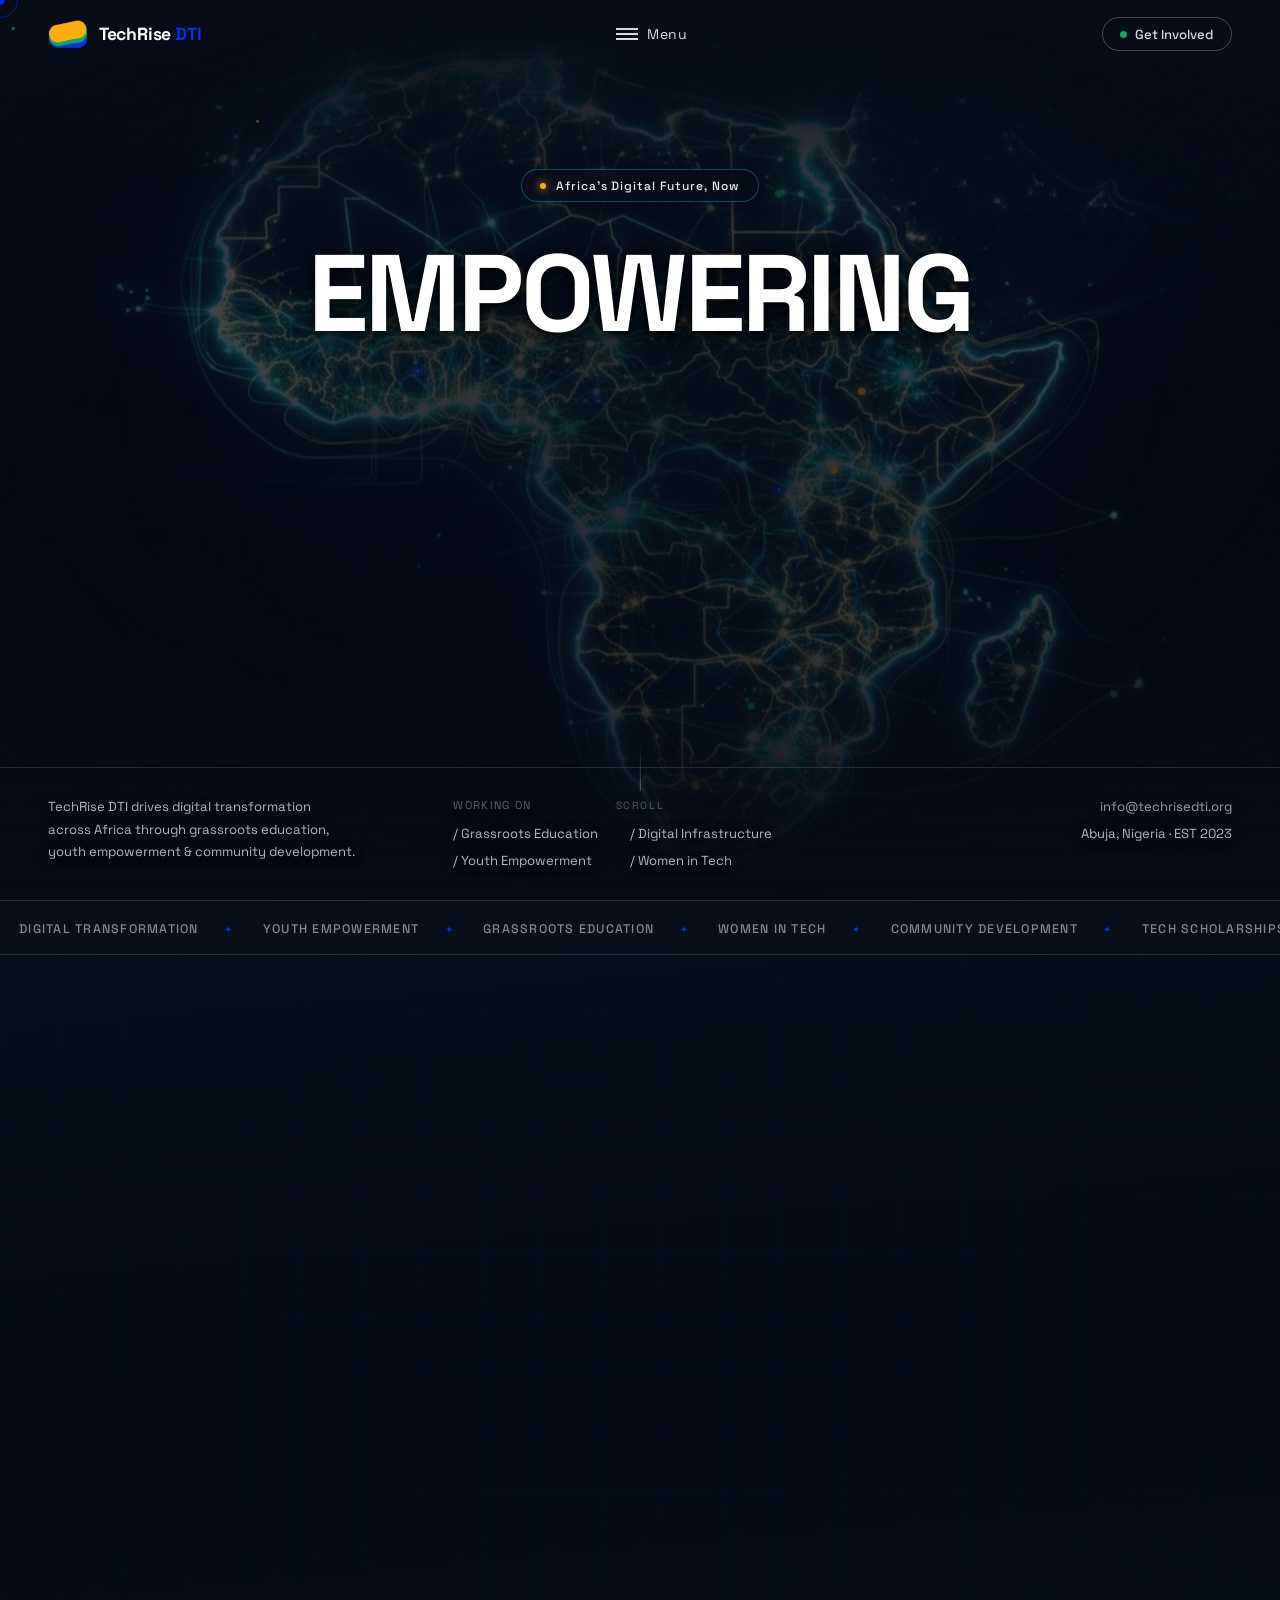
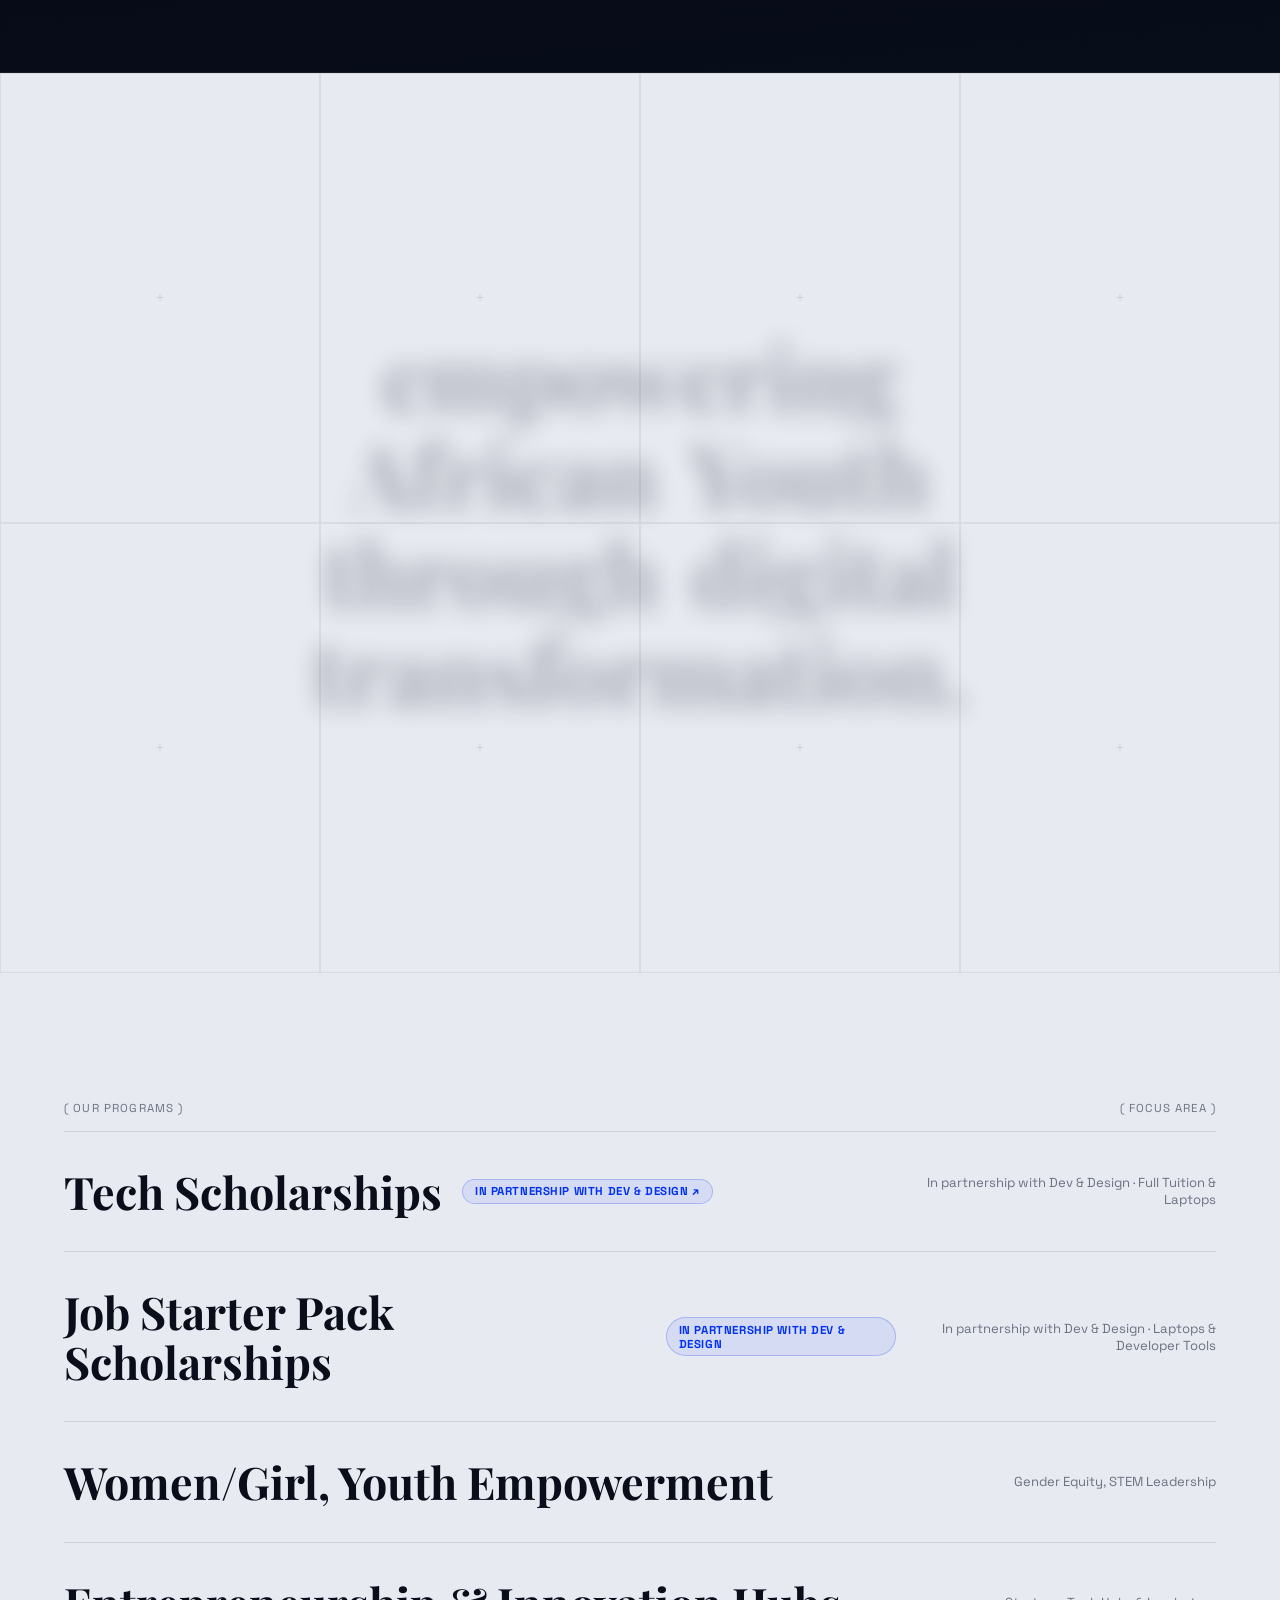
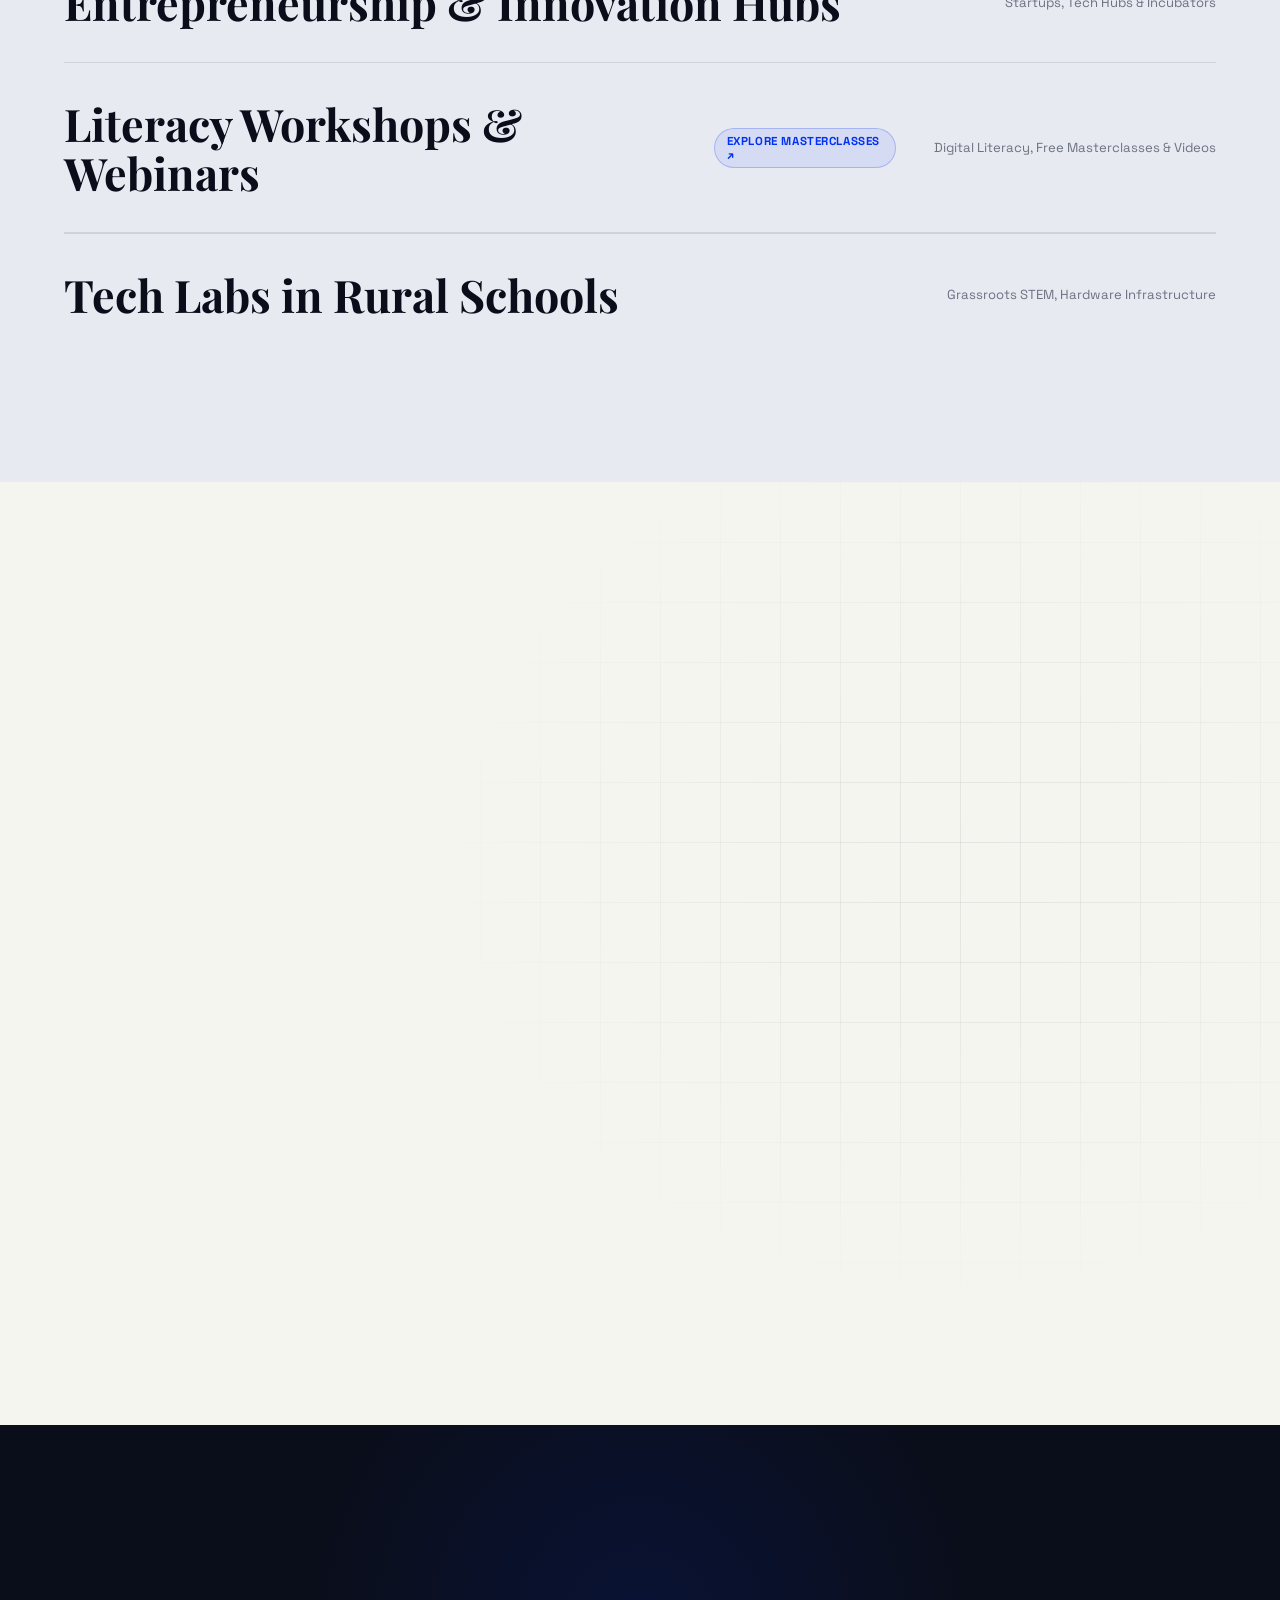
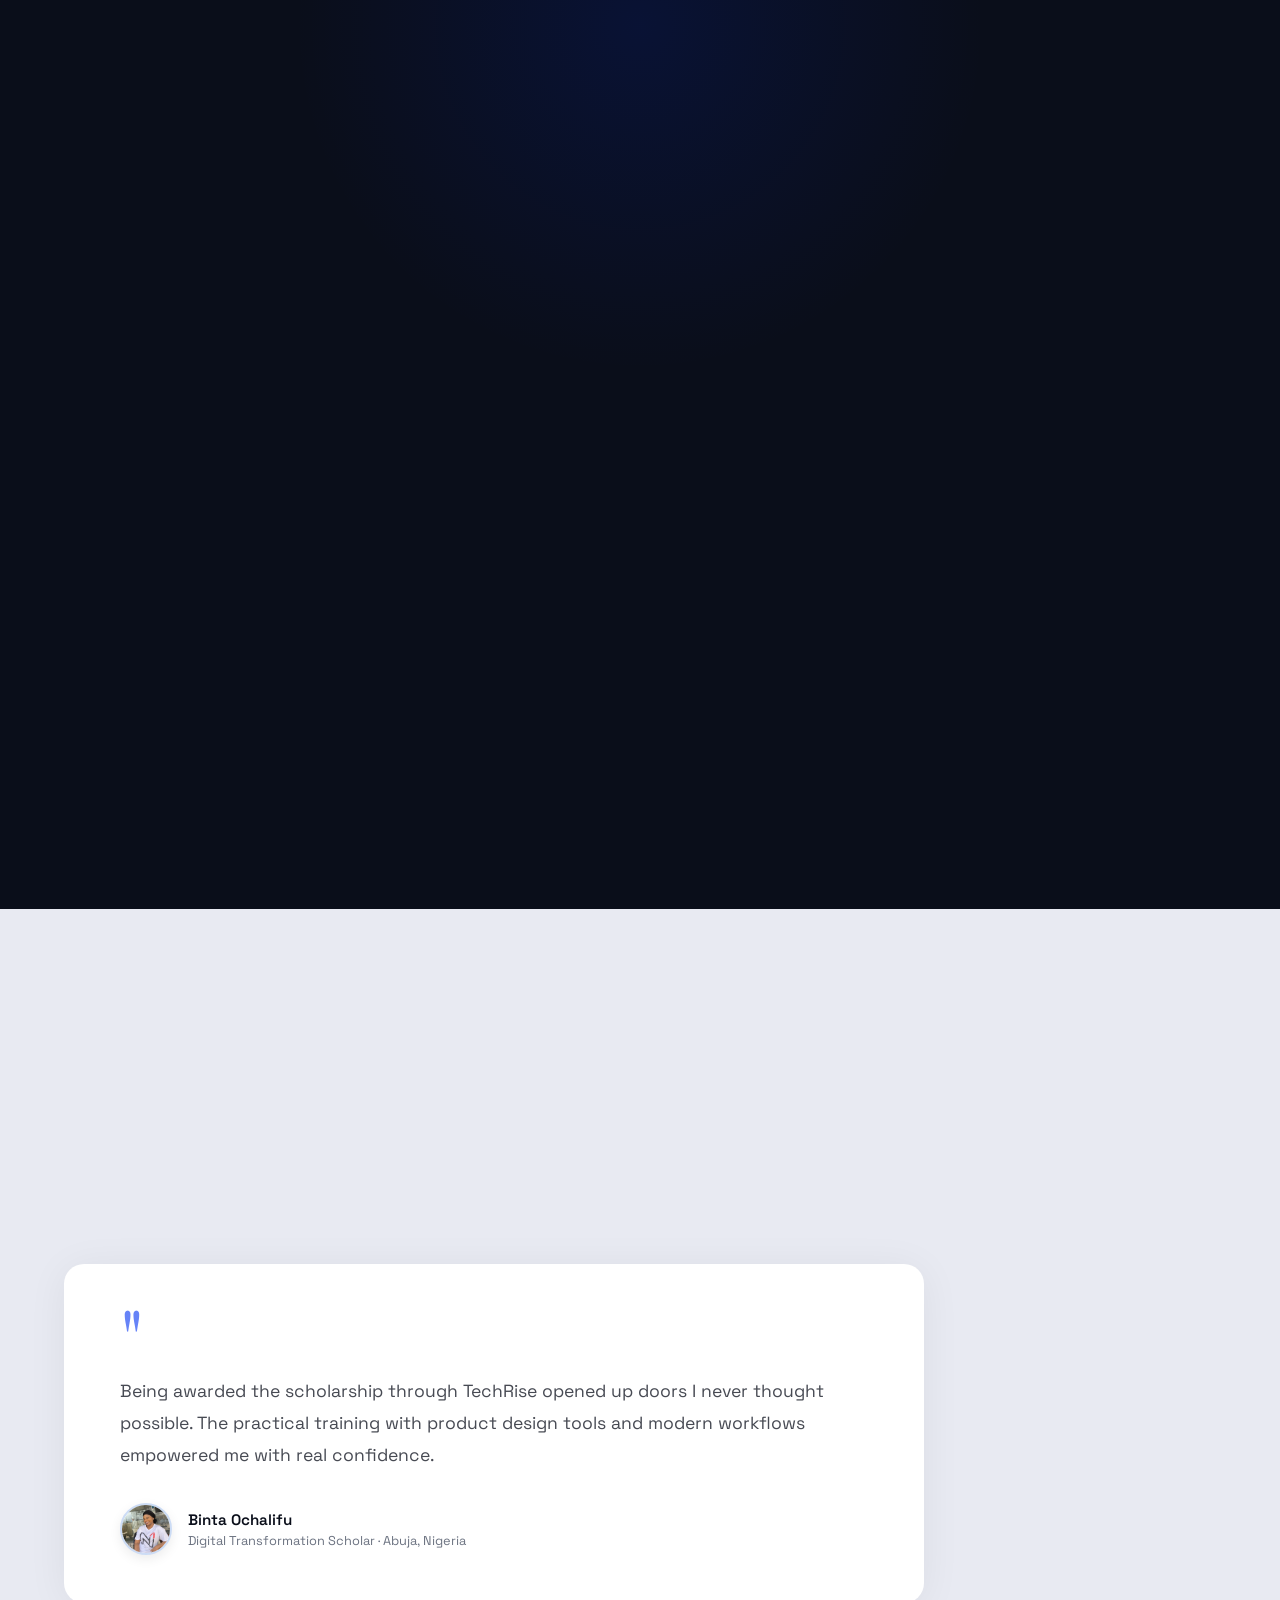
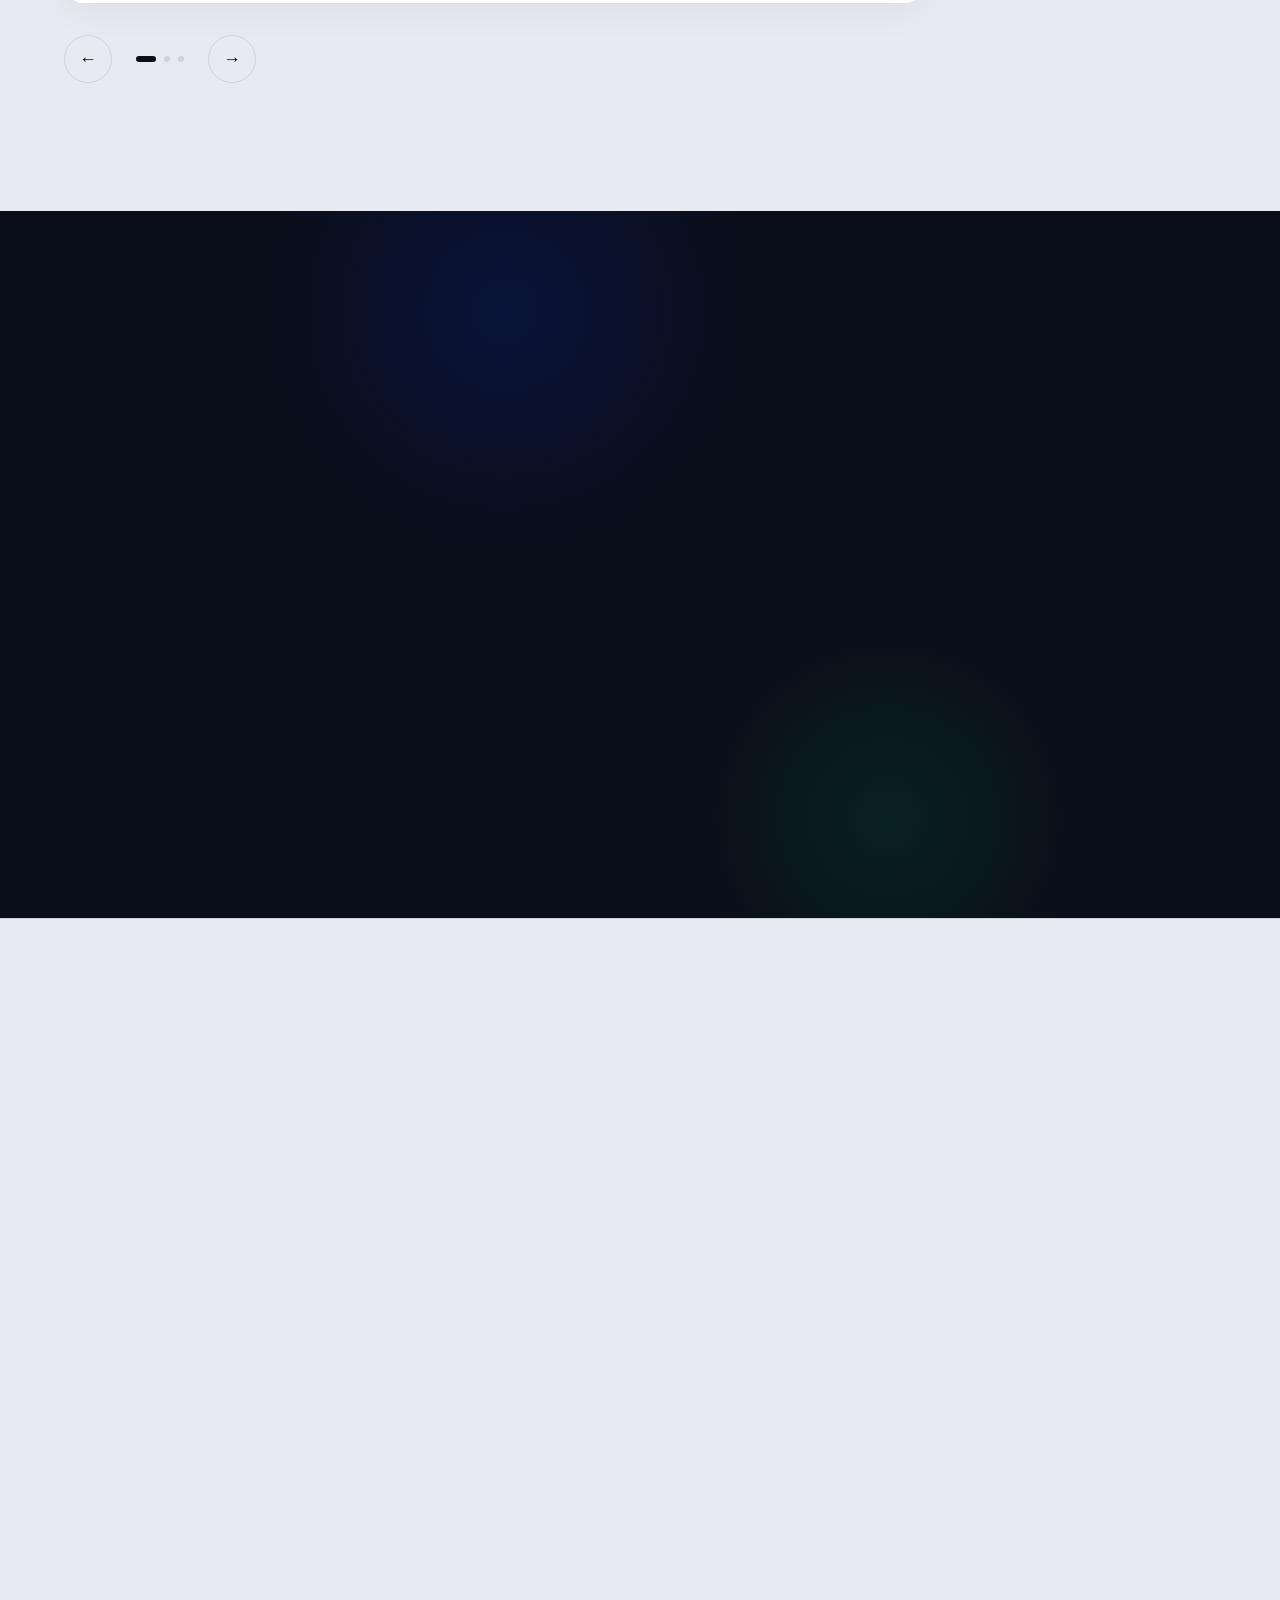
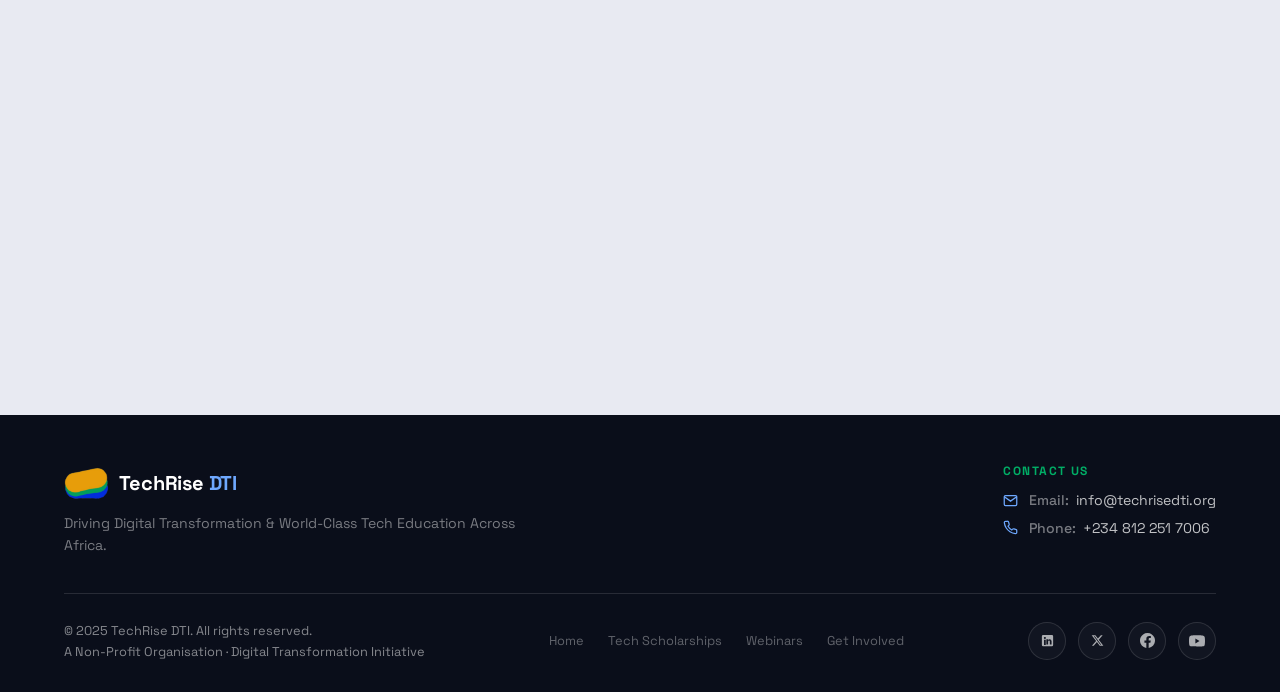
<file: index.html>
<!DOCTYPE html>
<html lang="en">
<head>
  <meta charset="UTF-8" />
  <meta name="viewport" content="width=device-width, initial-scale=1.0" />
  <title>TechRise DTI — Digital Transformation for Africa</title>
  <meta name="description" content="TechRise for Digital Transformation Initiative is a tech non-profit driving digital transformation in Africa through grassroots education, youth empowerment, and tech-enabled community development." />
  <meta name="keywords" content="TechRise DTI, Africa tech, digital transformation, NGO, youth empowerment, coding education, Africa" />
  <meta property="og:title" content="TechRise DTI — Digital Transformation for Africa" />
  <meta property="og:description" content="Driving digital transformation in Africa through grassroots education and youth empowerment." />
  <meta property="og:type" content="website" />
  <link rel="preconnect" href="https://fonts.googleapis.com" />
  <link rel="preconnect" href="https://fonts.gstatic.com" crossorigin />
  <link href="https://fonts.googleapis.com/css2?family=Inter:wght@300;400;500;600;700&family=Playfair+Display:ital,wght@0,700;0,800;0,900;1,700&family=Space+Grotesk:wght@300;400;500;600;700&display=swap" rel="stylesheet" />
  <link rel="stylesheet" href="style.css" />
</head>
<body>

  <div class="cursor" id="cursor"></div>
  <div class="cursor-follower" id="cursor-follower"></div>

  <div class="page-loader" id="page-loader">
    <div class="loader-content">
      <div class="loader-logo">TechRise<span>DTI</span></div>
      <div class="loader-bar"><div class="loader-bar-fill"></div></div>
      <div class="loader-text">Loading Africa's Digital Future...</div>
    </div>
  </div>

  <nav class="navbar" id="navbar">
    <div class="nav-container">
      <a href="#" class="nav-logo" id="nav-logo-link">
        <img src="img/Techrise icon logo.png" alt="TechRise DTI" class="nav-logo-img" />
        <span class="nav-logo-text">TechRise <span class="logo-accent">DTI</span></span>
      </a>
      <div class="nav-center">
        <button class="nav-menu-btn" id="menu-toggle" aria-label="Toggle Menu">
          <span class="menu-line"></span>
          <span class="menu-label">Menu</span>
        </button>
      </div>
      <a href="#contact" class="nav-cta" id="nav-cta">
        <span class="cta-dot"></span>
        <span class="cta-text">Get Involved</span>
      </a>
    </div>
  </nav>

  <div class="menu-overlay" id="menu-overlay">
    <div class="menu-overlay-inner">
      <nav class="menu-nav">
        <a href="#about" class="menu-link" data-index="01">About Us</a>
        <a href="#mission" class="menu-link" data-index="02">Mission &amp; Vision</a>
        
        <div class="menu-dropdown-group" id="menu-programs-group">
          <button class="menu-link menu-dropdown-toggle" id="menu-programs-toggle" data-index="03" aria-expanded="false">
            <span>Programs</span>
            <span class="menu-toggle-icon">+</span>
          </button>
          <div class="menu-dropdown-list" id="menu-programs-list">
            <a href="scholarships.html" class="menu-sublink">
              <span class="sublink-arrow">&#8594;</span>
              <span>Tech Scholarships</span>
            </a>
            <a href="webinars.html" class="menu-sublink">
              <span class="sublink-arrow">&#8594;</span>
              <span>Literacy Workshops &amp; Webinars</span>
            </a>
          </div>
        </div>

        <a href="#stories" class="menu-link" data-index="04">Stories</a>
        <a href="#partners" class="menu-link" data-index="05">Partners</a>
        <a href="#contact" class="menu-link" data-index="06">Get Involved</a>
      </nav>
      <div class="menu-footer">
        <div class="menu-social">
          <a href="#" class="social-link">LinkedIn</a>
          <a href="#" class="social-link">X</a>
          <a href="#" class="social-link">Facebook</a>
        </div>
        <div class="menu-contact-info">
          <span>info@techrisedti.org</span>
          <span>Abuja, Nigeria · EST 2023</span>
        </div>
      </div>
    </div>
  </div>

  <section class="hero" id="hero">
    <div class="hero-bg">
      <div class="hero-map-wrapper" id="hero-map-wrapper">
        <img src="img/africa_tech_network.jpg" alt="Digital map of Africa" class="hero-bg-img" />
        <div class="hero-map-nodes">
          <div class="map-node" style="top: 45%; left: 47%;" data-city="Abuja"></div>
          <div class="map-node" style="top: 48%; left: 45%;" data-city="Lagos"></div>
          <div class="map-node" style="top: 52%; left: 64%;" data-city="Nairobi"></div>
          <div class="map-node" style="top: 48%; left: 41%;" data-city="Accra"></div>
          <div class="map-node" style="top: 42%; left: 34%;" data-city="Dakar"></div>
          <div class="map-node" style="top: 44%; left: 66%;" data-city="Addis Ababa"></div>
          <div class="map-node" style="top: 54%; left: 60%;" data-city="Kigali"></div>
          <div class="map-node" style="top: 76%; left: 58%;" data-city="Johannesburg"></div>
          <div class="map-node" style="top: 84%; left: 54%;" data-city="Cape Town"></div>
          <div class="map-node" style="top: 24%; left: 60%;" data-city="Cairo"></div>
        </div>
      </div>
      <div class="hero-bg-overlay"></div>
      <canvas class="hero-particles" id="hero-particles"></canvas>
    </div>
    <div class="hero-content">
      <div class="hero-tag reveal-up">
        <span class="tag-dot"></span>
        <span>Africa's Digital Future, Now</span>
      </div>
      <h1 class="hero-headline">
        <span class="headline-line reveal-up" data-delay="0.1">EMPOWERING</span>
        <span class="headline-line headline-mid reveal-up" data-delay="0.2">
          <span class="headline-word">AFRICA</span>
          <span class="headline-word">THROUGH</span>
        </span>
        <span class="headline-line headline-accent reveal-up" data-delay="0.3">DIGITAL TRANSFORMATION</span>
      </h1>
    </div>
    <div class="hero-footer">
      <div class="hero-footer-left">
        <p class="hero-desc">TechRise DTI drives digital transformation<br>across Africa through grassroots education,<br>youth empowerment &amp; community development.</p>
      </div>
      <div class="hero-footer-center">
        <div class="hero-services-label">WORKING ON</div>
        <div class="hero-services">
          <div class="hero-services-col">
            <span>/ Grassroots Education</span>
            <span>/ Youth Empowerment</span>
          </div>
          <div class="hero-services-col">
            <span>/ Digital Infrastructure</span>
            <span>/ Women in Tech</span>
          </div>
        </div>
      </div>
      <div class="hero-footer-right">
        <a href="mailto:info@techrisedti.org">info@techrisedti.org</a>
        <span>Abuja, Nigeria · EST 2023</span>
      </div>
    </div>
    <div class="hero-scroll-hint">
      <div class="scroll-line"></div>
      <span>Scroll</span>
    </div>
  </section>

  <div class="marquee-strip">
    <div class="marquee-track">
      <div class="marquee-content">
        <span>Digital Transformation</span><span class="sep">&#10022;</span>
        <span>Youth Empowerment</span><span class="sep">&#10022;</span>
        <span>Grassroots Education</span><span class="sep">&#10022;</span>
        <span>Women in Tech</span><span class="sep">&#10022;</span>
        <span>Community Development</span><span class="sep">&#10022;</span>
        <span>Tech Scholarships</span><span class="sep">&#10022;</span>
        <span>Digital Transformation</span><span class="sep">&#10022;</span>
        <span>Youth Empowerment</span><span class="sep">&#10022;</span>
        <span>Job Starter Pack Scholarships</span><span class="sep">&#10022;</span>
        <span>Women in Tech</span><span class="sep">&#10022;</span>
        <span>Community Development</span><span class="sep">&#10022;</span>
        <span>Artificial Intelligence</span><span class="sep">&#10022;</span>
      </div>
    </div>
  </div>


  <section class="hw-section" id="upcoming-webinar-home">
    <div class="hw-inner">

      <div class="hw-content reveal-up">
        <div class="hw-eyebrow">
          <span class="hw-eyebrow-dot"></span>
          UPCOMING VIRTUAL MASTERCLASS
        </div>
        <h2 class="hw-title">
          Work Smarter<br>
          <em class="hw-title-em">With AI</em>
        </h2>
        <div class="hw-meta-row">
          <div class="hw-meta-item">
            <svg width="15" height="15" viewBox="0 0 24 24" fill="none" stroke="currentColor" stroke-width="2"><rect x="3" y="4" width="18" height="18" rx="2"/><line x1="16" y1="2" x2="16" y2="6"/><line x1="8" y1="2" x2="8" y2="6"/><line x1="3" y1="10" x2="21" y2="10"/></svg>
            <span>Thursday, 24 September 2026</span>
          </div>
          <div class="hw-meta-item">
            <svg width="15" height="15" viewBox="0 0 24 24" fill="none" stroke="currentColor" stroke-width="2"><circle cx="12" cy="12" r="10"/><polyline points="12 6 12 12 16 14"/></svg>
            <span>2:00 PM</span>
          </div>
          <div class="hw-meta-item">
            <svg width="15" height="15" viewBox="0 0 24 24" fill="none" stroke="currentColor" stroke-width="2"><path d="M20 21v-2a4 4 0 0 0-4-4H8a4 4 0 0 0-4 4v2"/><circle cx="12" cy="7" r="4"/></svg>
            <span>TechRise DTI</span>
          </div>
        </div>
        <p class="hw-desc">
          Discover 10 practical AI workflows you can start using immediately to work faster, think sharper, and achieve more. This hands-on virtual masterclass by TechRise DTI is designed for African youth ready to harness AI as a real career advantage.
        </p>
        <div class="hw-tags">
          <span>Artificial Intelligence</span>
          <span>Productivity &amp; Workflows</span>
          <span>Digital Skills</span>
          <span>Free to Attend</span>
        </div>
        <div class="hw-cta-row">
          <a href="https://forms.gle/2xsVJELLk7PdKg6G7" target="_blank" rel="noopener" class="hw-btn-primary">
            <span>Register Free</span>
            <svg width="16" height="16" viewBox="0 0 24 24" fill="none" stroke="currentColor" stroke-width="2.5"><path d="M5 12h14M12 5l7 7-7 7"/></svg>
          </a>
          <a href="webinars.html" class="hw-btn-ghost">View All Webinars</a>
        </div>
      </div>

      <div class="hw-visual reveal-up" data-delay="0.1">
        <div class="hw-card">
          <div class="hw-card-header">
            <span class="hw-card-badge">
              <span class="hw-card-pulse"></span>
              UPCOMING · 24 SEP 2026
            </span>
          </div>
          <div class="hw-card-icon">
            <svg width="48" height="48" viewBox="0 0 24 24" fill="none" stroke="currentColor" stroke-width="1.5"><rect x="3" y="4" width="18" height="18" rx="2"/><line x1="16" y1="2" x2="16" y2="6"/><line x1="8" y1="2" x2="8" y2="6"/><line x1="3" y1="10" x2="21" y2="10"/></svg>
          </div>
          <h3 class="hw-card-title">Work Smarter With AI</h3>
          <p class="hw-card-sub">10 Practical AI Workflows You Can Use Immediately</p>
          <div class="hw-card-divider"></div>
          <div class="hw-card-detail-list">
            <div class="hw-card-detail-item">
              <svg width="14" height="14" viewBox="0 0 24 24" fill="none" stroke="currentColor" stroke-width="2"><circle cx="12" cy="12" r="10"/><polyline points="12 6 12 12 16 14"/></svg>
              <span>2:00 PM</span>
            </div>
            <div class="hw-card-detail-item">
              <svg width="14" height="14" viewBox="0 0 24 24" fill="none" stroke="currentColor" stroke-width="2"><path d="M17 21v-2a4 4 0 0 0-4-4H5a4 4 0 0 0-4 4v2"/><circle cx="9" cy="7" r="4"/><path d="M23 21v-2a4 4 0 0 0-3-3.87"/><path d="M16 3.13a4 4 0 0 1 0 7.75"/></svg>
              <span>Open to Everyone · Free</span>
            </div>
            <div class="hw-card-detail-item">
              <svg width="14" height="14" viewBox="0 0 24 24" fill="none" stroke="currentColor" stroke-width="2"><circle cx="12" cy="12" r="10"/><line x1="2" y1="12" x2="22" y2="12"/><path d="M12 2a15.3 15.3 0 0 1 4 10 15.3 15.3 0 0 1-4 10A15.3 15.3 0 0 1 8 12a15.3 15.3 0 0 1 4-10z"/></svg>
              <span>Hosted by TechRise DTI</span>
            </div>
          </div>
          <a href="https://forms.gle/2xsVJELLk7PdKg6G7" target="_blank" rel="noopener" class="hw-card-register">
            Secure Your Spot →
          </a>
        </div>
        <div class="hw-card-glow"></div>
      </div>

    </div>
  </section>



  <section class="about-blur-section" id="about">
    <div class="blur-bg-grid">
      <span class="bg-cross">+</span><span class="bg-cross">+</span>
      <span class="bg-cross">+</span><span class="bg-cross">+</span>
      <span class="bg-cross">+</span><span class="bg-cross">+</span>
      <span class="bg-cross">+</span><span class="bg-cross">+</span>
    </div>
    <div class="blur-text-reveal" id="blur-reveal-text">
      <span class="blur-word">empowering</span>
      <span class="blur-word">African</span>
      <span class="blur-word">Youth</span>
      <span class="blur-word">through</span>
      <span class="blur-word">digital</span>
      <span class="blur-word">transformation.</span>
    </div>
  </section>

  <section class="programs-list-section" id="programs">
    <div class="programs-header">
      <span class="col-label">( OUR PROGRAMS )</span>
      <span class="col-label right">( FOCUS AREA )</span>
    </div>
    <div class="programs-divider"></div>

    <a href="scholarships.html" class="program-row program-row-link" data-program="scholarships" id="program-scholarships-link">
      <div class="program-title">
        <span class="program-title-text">Tech Scholarships</span>
        <span class="program-row-badge">In Partnership with Dev &amp; Design &#8599;</span>
      </div>
      <span class="program-tags">In partnership with Dev &amp; Design · Full Tuition &amp; Laptops</span>
      <div class="program-hover-img">
        <img src="img/program_scholarships.jpg" alt="Tech Scholarships" />
      </div>
    </a>
    <div class="programs-divider"></div>

    <div class="program-row" data-program="jobpack">
      <div class="program-title">
        <span class="program-title-text">Job Starter Pack Scholarships</span>
        <span class="program-row-badge">In Partnership with Dev &amp; Design</span>
      </div>
      <span class="program-tags">In partnership with Dev &amp; Design · Laptops &amp; Developer Tools</span>
      <div class="program-hover-img">
        <img src="img/program_jobpack.jpg" alt="Job Starter Pack Scholarships" />
      </div>
    </div>
    <div class="programs-divider"></div>

    <div class="program-row" data-program="women">
      <div class="program-title">
        <span class="program-title-text">Women/Girl, Youth Empowerment</span>
      </div>
      <span class="program-tags">Gender Equity, STEM Leadership</span>
      <div class="program-hover-img">
        <img src="img/program_women_tech.jpg" alt="Women/Girl, Youth Empowerment" />
      </div>
    </div>
    <div class="programs-divider"></div>

    <div class="program-row" data-program="hubs">
      <div class="program-title">
        <span class="program-title-text">Entrepreneurship &amp; Innovation Hubs</span>
      </div>
      <span class="program-tags">Startups, Tech Hubs &amp; Incubators</span>
      <div class="program-hover-img">
        <img src="img/program_community.jpg" alt="Entrepreneurship &amp; Innovation Hubs" />
      </div>
    </div>
    <div class="programs-divider"></div>

    <a href="webinars.html" class="program-row program-row-link" data-program="workshops" id="program-workshops-link">
      <div class="program-title">
        <span class="program-title-text">Literacy Workshops &amp; Webinars</span>
        <span class="program-row-badge">Explore Masterclasses &#8599;</span>
      </div>
      <span class="program-tags">Digital Literacy, Free Masterclasses &amp; Videos</span>
      <div class="program-hover-img">
        <img src="img/program_education.jpg" alt="Literacy Workshops &amp; Webinars" />
      </div>
    </a>
    <div class="programs-divider"></div>

    <div class="programs-divider"></div>

    <div class="program-row" data-program="rurallabs">
      <div class="program-title">
        <span class="program-title-text">Tech Labs in Rural Schools</span>
      </div>
      <span class="program-tags">Grassroots STEM, Hardware Infrastructure</span>
      <div class="program-hover-img">
        <img src="img/program_rurallabs.jpg" alt="Tech Labs in Rural Schools" />
      </div>
    </div>
  </section>

  <!-- ══ START A SKILL (SAS) PARTNERSHIP SECTION ══════════════ -->
  <section class="sas-section" id="sas-program">
    <div class="sas-inner">

      <!-- Partnership Badge -->
      <div class="sas-partner-badge reveal-up">
        <span class="sas-partner-dot"></span>
        <span>In Partnership with</span>
        <strong>Veronica Anthony Foundation</strong>
      </div>

      <!-- Main Content Grid -->
      <div class="sas-grid">
        <!-- Left: Text Content -->
        <div class="sas-content reveal-up" data-delay="0.05">
          <div class="sas-label">FEATURED PROGRAM</div>
          <h2 class="sas-title">
            Start A<br>
            <em class="sas-title-highlight">Skill</em>
            <span class="sas-acronym"> (SAS)</span>
          </h2>
          <p class="sas-desc">
            A transformative digital skills training initiative empowering African youth with the practical technology knowledge they need to thrive in today's rapidly evolving digital economy.
          </p>

          <!-- Stats Row -->
          <div class="sas-stats-row">
            <div class="sas-stat-item">
              <div class="sas-stat-value" data-target="1000">0</div>
              <div class="sas-stat-suffix">+ Beneficiaries</div>
              <div class="sas-stat-label">Cohort 1</div>
            </div>
            <div class="sas-stat-divider"></div>
            <div class="sas-stat-item">
              <div class="sas-stat-open-badge">
                <span class="sas-open-pulse"></span>
                OPEN
              </div>
              <div class="sas-stat-suffix">For Registration</div>
              <div class="sas-stat-label">Cohort 2</div>
            </div>
          </div>

          <!-- CTA Buttons -->
          <div class="sas-cta-row">
            <a href="https://bit.ly/SAS_Programme" target="_blank" rel="noopener noreferrer" class="sas-btn-primary">
              <span>Register for Cohort 2</span>
              <svg width="16" height="16" viewBox="0 0 24 24" fill="none" stroke="currentColor" stroke-width="2.5"><path d="M5 12h14M12 5l7 7-7 7"/></svg>
            </a>
            <a href="#programs" class="sas-btn-ghost">Learn More</a>
          </div>
        </div>

        <!-- Right: Visual Card Stack -->
        <div class="sas-visual reveal-up" data-delay="0.12">
          <!-- Cohort 1 Card -->
          <div class="sas-card sas-card-back">
            <div class="sas-card-tag">Cohort 1 · Completed</div>
            <div class="sas-card-stat">1000<span>+</span></div>
            <div class="sas-card-stat-label">Youth Trained</div>
            <div class="sas-card-bar">
              <div class="sas-card-bar-fill" style="width:100%"></div>
            </div>
            <div class="sas-card-skills">
              <span>Microsoft Suite Skills</span>
              <span>Artificial Intelligence Skills</span>
              <span>Digital Skills</span>
            </div>
          </div>

          <!-- Cohort 2 Card (Front) -->
          <div class="sas-card sas-card-front">
            <div class="sas-card-tag sas-card-tag-open">
              <span class="sas-open-pulse"></span>
              Cohort 2 · Open Now
            </div>
            <div class="sas-card-headline">Ready to level up your digital skills?</div>
            <div class="sas-card-detail">
              <svg width="14" height="14" viewBox="0 0 24 24" fill="none" stroke="currentColor" stroke-width="2"><path d="M12 22s8-4 8-10V5l-8-3-8 3v7c0 6 8 10 8 10z"/></svg>
              Free · Open to African Youth
            </div>
            <div class="sas-card-detail">
              <svg width="14" height="14" viewBox="0 0 24 24" fill="none" stroke="currentColor" stroke-width="2"><circle cx="12" cy="12" r="10"/><polyline points="12 6 12 12 16 14"/></svg>
              Registration Closing Soon
            </div>
            <a href="https://bit.ly/SAS_Programme" target="_blank" rel="noopener noreferrer" class="sas-card-register-btn">Register Now →</a>
          </div>

          <!-- Decorative glow orb -->
          <div class="sas-glow-orb"></div>
        </div>
      </div>

    </div>
  </section>

  <section class="mission-section" id="mission">
    <div class="mission-inner">
      <div class="mission-header">
        <div class="mission-label reveal-up">( OUR PURPOSE &amp; DIRECTION )</div>
        <h2 class="mission-title reveal-up">Driven by Purpose.<br><em>Built for Africa.</em></h2>
        <p class="mission-desc reveal-up">TechRise DTI exists to transform Africa's socio-economic landscape by making digital education, technology infrastructure, and economic opportunity accessible to all.</p>
      </div>

      <div class="mv-grid">
        <div class="mv-card mission-card reveal-up" data-delay="0.1">
          <div class="mv-card-header">
            <span class="mv-tag">OUR MISSION</span>
            <div class="mv-icon-glow">
              <svg width="24" height="24" viewBox="0 0 24 24" fill="none" stroke="currentColor" stroke-width="2"><path d="M12 2L2 7l10 5 10-5-10-5zM2 17l10 5 10-5M2 12l10 5 10-5"/></svg>
            </div>
          </div>
          <h3 class="mv-card-title">Empower Grassroots Talent &amp; Communities</h3>
          <p class="mv-card-text">To equip Africa's youth and underserved communities with digital skills, tools, and opportunities that unlock economic empowerment and drive inclusive, community-led transformation.
</p>
          <div class="mv-highlights">
            <div class="mv-highlight-item">
              <span class="mv-dot"></span>
              <span>Grassroots Tech Education &amp; Bootcamps</span>
            </div>
            <div class="mv-highlight-item">
              <span class="mv-dot"></span>
              <span>Job Starter Packs &amp; Hardware Deployment</span>
            </div>
            <div class="mv-highlight-item">
              <span class="mv-dot"></span>
              <span>Mentorship &amp; Sustainable Career Growth</span>
            </div>
          </div>
        </div>

        <div class="mv-card vision-card reveal-up" data-delay="0.2">
          <div class="mv-card-header">
            <span class="mv-tag vision-tag">OUR VISION</span>
            <div class="mv-icon-glow vision-glow">
              <svg width="24" height="24" viewBox="0 0 24 24" fill="none" stroke="currentColor" stroke-width="2"><circle cx="12" cy="12" r="10"/><path d="M12 2a14.5 14.5 0 0 0 0 20 14.5 14.5 0 0 0 0-20M2 12h20"/></svg>
            </div>
          </div>
          <h3 class="mv-card-title">A Digitally Unified &amp; Self-Sustaining Africa</h3>
          <p class="mv-card-text">An Africa where every young person, regardless of location or circumstance, has the digital skills, tools, and opportunities to shape their own future and lead the continent's transformation.</p>
          <div class="mv-highlights">
            <div class="mv-highlight-item">
              <span class="mv-dot vision-dot"></span>
              <span>Zero-Barrier Digital Infrastructure Across Africa</span>
            </div>
            <div class="mv-highlight-item">
              <span class="mv-dot vision-dot"></span>
              <span>Gender Parity &amp; 50%+ Female STEM Leadership</span>
            </div>
            <div class="mv-highlight-item">
              <span class="mv-dot vision-dot"></span>
              <span>Pan-African Innovation &amp; Entrepreneurship Hubs</span>
            </div>
          </div>
        </div>
      </div>
    </div>
  </section>

  <section class="stories-section" id="stories">
    <div class="stories-inner">
      <div class="stories-top">
        <div class="stories-label reveal-up">( STORIES OF CHANGE )</div>
        <h2 class="stories-title reveal-up">From our<br><em>community</em></h2>
      </div>
      <div class="stories-carousel">
        <div class="story-card active" data-index="0">
          <div class="story-quote">"</div>
          <p class="story-text">Being awarded the scholarship through TechRise opened up doors I never thought possible. The practical training with product design tools and modern workflows empowered me with real confidence.</p>
          <div class="story-author">
            <img src="img/beneficiary_binta.jpg" alt="Binta Ochalifu" class="author-avatar" />
            <div class="author-info">
              <strong>Binta Ochalifu</strong>
              <span>Digital Transformation Scholar · Abuja, Nigeria</span>
            </div>
          </div>
        </div>
        <div class="story-card" data-index="1">
          <div class="story-quote">"</div>
          <p class="story-text">Before TechRise, I had the passion for technology but lacked the skill and structured guidance. The scholarship provided me with the opportunity and 3 months of rigorous  guidance.</p>
          <div class="story-author">
            <img src="img/beneficiary_alasa.jpg" alt="Alasa Great Asekomhe" class="author-avatar" />
            <div class="author-info">
              <strong>Alasa Great Asekomhe</strong>
              <span>Full-Stack Developer · Nigeria</span>
            </div>
          </div>
        </div>
        <div class="story-card" data-index="2">
          <div class="story-quote">"</div>
          <p class="story-text">Through the UI/UX scholarship, I mastered user research, wireframing, and Figma design systems. TechRise provided the workstation support and portfolio feedback I needed to transition into product design.</p>
          <div class="story-author">
            <img src="img/beneficiary_etieno.jpg" alt="Etieno Usenenang" class="author-avatar" />
            <div class="author-info">
              <strong>Etieno Usenenang</strong>
              <span>UI/UX &amp; Product Designer · Nigeria</span>
            </div>
          </div>
        </div>
        <div class="stories-nav">
          <button class="story-nav-btn prev" id="story-prev" aria-label="Previous story">&#8592;</button>
          <div class="story-dots">
            <span class="dot active" data-dot="0"></span>
            <span class="dot" data-dot="1"></span>
            <span class="dot" data-dot="2"></span>
          </div>
          <button class="story-nav-btn next" id="story-next" aria-label="Next story">&#8594;</button>
        </div>
      </div>
    </div>
  </section>

  <section class="donate-section" id="donate">
    <div class="donate-bg">
      <div class="donate-glow-1"></div>
      <div class="donate-glow-2"></div>
    </div>
    <div class="donate-inner">
      <div class="donate-tag reveal-up">( SUPPORT THE MISSION )</div>
      <h2 class="donate-title reveal-up">
        Every contribution<br>
        <em>rewrites a future.</em>
      </h2>
      <p class="donate-desc reveal-up">Your support funds laptops, internet access, mentorship programs, and community tech hubs across Africa. Together we close the digital divide.</p>
      <div class="donate-actions reveal-up">
        <a href="#contact" class="btn-primary">
          <span>Donate Now</span>
          <span class="btn-arrow">&#8599;</span>
        </a>
        <a href="#contact" class="btn-secondary">
          <span>Become a Partner</span>
        </a>
      </div>
    </div>
  </section>

  <section class="partners-section" id="partners">
    <div class="partners-inner">
      <div class="partners-label reveal-up">( TRUSTED BY &amp; PARTNERED WITH )</div>
      <div class="partners-logos">
        <div class="partner-logo reveal-up" data-delay="0.1">
          <img src="img/DEV-design.svg" alt="DEV Design" class="partner-logo-img" />
        </div>
        <div class="partner-logo reveal-up" data-delay="0.2">
          <img src="img/Tovero-logo.png" alt="Tovero" class="partner-logo-img" />
        </div>
        <div class="partner-logo reveal-up" data-delay="0.3">
          <img src="img/VAF.png" alt="VAF" class="partner-logo-img" />
        </div>
      </div>
    </div>
  </section>

  <section class="contact-section" id="contact">
    <div class="contact-inner">
      <div class="contact-left reveal-up">
        <div class="contact-label">( GET INVOLVED )</div>
        <h2 class="contact-title">
          Join us in<br><em>building Africa's</em><br>digital future.
        </h2>
        <div class="contact-details">
          <div class="contact-detail">
            <span class="detail-label">Email</span>
            <a href="mailto:info@techrisedti.org" class="detail-value">info@techrisedti.org</a>
          </div>
          <div class="contact-detail">
            <span class="detail-label">Location</span>
            <span class="detail-value">Abuja, Nigeria · Pan-African</span>
          </div>
        </div>
      </div>
      <div class="contact-right reveal-up" data-delay="0.2">
        <form class="contact-form" id="contact-form" novalidate>
          <div class="form-group">
            <label for="name">Full Name</label>
            <input type="text" id="name" name="name" placeholder="Your name" required />
          </div>
          <div class="form-group">
            <label for="email">Email Address</label>
            <input type="email" id="email" name="email" placeholder="your@email.com" required />
          </div>
          <div class="form-group">
            <label for="interest">I want to</label>
            <select id="interest" name="interest">
              <option value="">Select your interest...</option>
              <option value="donate">Donate</option>
              <option value="volunteer">Volunteer</option>
              <option value="mentor">Mentor</option>
              <option value="partner">Corporate Partnership</option>
              <option value="apply">Apply for a Program</option>
              <option value="press">Press / Media Inquiry</option>
            </select>
          </div>
          <div class="form-group">
            <label for="message">Message</label>
            <textarea id="message" name="message" placeholder="Tell us how you'd like to contribute..." rows="4"></textarea>
          </div>
          <button type="submit" class="btn-primary form-submit" id="form-submit">
            <span>Send Message</span>
            <span class="btn-arrow">&#8599;</span>
          </button>
          <div class="form-success" id="form-success">
            <span>&#10003;</span> Thank you! We'll be in touch soon.
          </div>
        </form>
      </div>
    </div>
  </section>

  <footer class="site-footer">
    <div class="footer-top">
      <div class="footer-brand">
        <div class="footer-logo">
          <img src="img/Techrise icon logo.png" alt="TechRise DTI" class="footer-logo-img" />
          <span class="footer-logo-text">TechRise <span class="footer-logo-accent">DTI</span></span>
        </div>
        <p class="footer-tagline">Driving Digital Transformation &amp; World-Class Tech Education Across Africa.</p>
      </div>
      <div class="footer-contact">
        <span class="footer-contact-title">Contact Us</span>
        <div class="footer-contact-items">
          <a href="mailto:info@techrisedti.org" class="footer-contact-item">
            <svg width="15" height="15" viewBox="0 0 24 24" fill="none" stroke="currentColor" stroke-width="2"><path d="M4 4h16c1.1 0 2 .9 2 2v12c0 1.1-.9 2-2 2H4c-1.1 0-2-.9-2-2V6c0-1.1.9-2 2-2z"/><polyline points="22,6 12,13 2,6"/></svg>
            <span><strong>Email:</strong> info@techrisedti.org</span>
          </a>
          <a href="tel:+2348122517006" class="footer-contact-item">
            <svg width="15" height="15" viewBox="0 0 24 24" fill="none" stroke="currentColor" stroke-width="2"><path d="M22 16.92v3a2 2 0 0 1-2.18 2 19.79 19.79 0 0 1-8.63-3.07 19.5 19.5 0 0 1-6-6 19.79 19.79 0 0 1-3.07-8.67A2 2 0 0 1 4.11 2h3a2 2 0 0 1 2 1.72 12.84 12.84 0 0 0 .7 2.81 2 2 0 0 1-.45 2.11L8.09 9.91a16 16 0 0 0 6 6l1.27-1.27a2 2 0 0 1 2.11-.45 12.84 12.84 0 0 0 2.81.7A2 2 0 0 1 22 16.92z"/></svg>
            <span><strong>Phone:</strong> +234 812 251 7006</span>
          </a>
        </div>
      </div>
    </div>
    <div class="footer-divider"></div>
    <div class="footer-bottom">
      <div class="footer-left">
        <span>&#169; 2025 TechRise DTI. All rights reserved.</span>
        <span>A Non-Profit Organisation · Digital Transformation Initiative</span>
      </div>
      <div class="footer-links">
        <a href="index.html">Home</a>
        <a href="scholarships.html">Tech Scholarships</a>
        <a href="webinars.html">Webinars</a>
        <a href="index.html#contact">Get Involved</a>
      </div>
      <div class="footer-social">
        <a href="https://www.linkedin.com/company/techrise-dti/" target="_blank" rel="noopener noreferrer" class="footer-social-link" aria-label="LinkedIn">
          <svg width="15" height="15" viewBox="0 0 24 24" fill="currentColor"><path d="M19 3a2 2 0 0 1 2 2v14a2 2 0 0 1-2 2H5a2 2 0 0 1-2-2V5a2 2 0 0 1 2-2h14m-.5 15.5v-5.3a3.26 3.26 0 0 0-3.26-3.26c-.85 0-1.84.52-2.28 1.3v-1.11h-2.79v8.37h2.79v-4.93c0-.77.62-1.4 1.39-1.4a1.4 1.4 0 0 1 1.4 1.4v4.93h2.75M6.46 10.9v8.37H9.2V10.9H6.46M7.83 6.45c-.89 0-1.61.72-1.61 1.61a1.61 1.61 0 0 0 1.61 1.61 1.61 1.61 0 0 0 1.61-1.61c0-.89-.72-1.61-1.61-1.61z"/></svg>
        </a>
        <a href="https://x.com/techRiseDTI" target="_blank" rel="noopener noreferrer" class="footer-social-link" aria-label="X (formerly Twitter)">
          <svg width="13" height="13" viewBox="0 0 24 24" fill="currentColor"><path d="M18.244 2.25h3.308l-7.227 8.26 8.502 11.24H16.17l-5.214-6.817L4.99 21.75H1.68l7.73-8.835L1.254 2.25H8.08l4.713 6.231zm-1.161 17.52h1.833L7.084 4.126H5.117z"/></svg>
        </a>
        <a href="https://www.facebook.com/techriseDTI" target="_blank" rel="noopener noreferrer" class="footer-social-link" aria-label="Facebook">
          <svg width="15" height="15" viewBox="0 0 24 24" fill="currentColor"><path d="M24 12.073c0-6.627-5.373-12-12-12s-12 5.373-12 12c0 5.99 4.388 10.954 10.125 11.854v-8.385H7.078v-3.47h3.047V9.43c0-3.007 1.792-4.669 4.533-4.669 1.312 0 2.686.235 2.686.235v2.953H15.83c-1.491 0-1.956.925-1.956 1.874v2.25h3.328l-.532 3.47h-2.796v8.385C19.612 23.027 24 18.062 24 12.073z"/></svg>
        </a>
        <a href="https://www.youtube.com/@Techrise-dti" target="_blank" rel="noopener noreferrer" class="footer-social-link" aria-label="YouTube">
          <svg width="16" height="16" viewBox="0 0 24 24" fill="currentColor"><path d="M23.498 6.186a3.016 3.016 0 0 0-2.122-2.136C19.505 3.545 12 3.545 12 3.545s-7.505 0-9.377.505A3.017 3.017 0 0 0 .502 6.186C0 8.07 0 12 0 12s0 3.93.502 5.814a3.016 3.016 0 0 0 2.122 2.136c1.871.505 9.376.505 9.376.505s7.505 0 9.377-.505a3.015 3.015 0 0 0 2.122-2.136C24 15.93 24 12 24 12s0-3.93-.502-5.814zM9.545 15.568V8.432L15.818 12l-6.273 3.568z"/></svg>
        </a>
      </div>
    </div>
  </footer>

  <script src="script.js"></script>
</body>
</html>
</file>
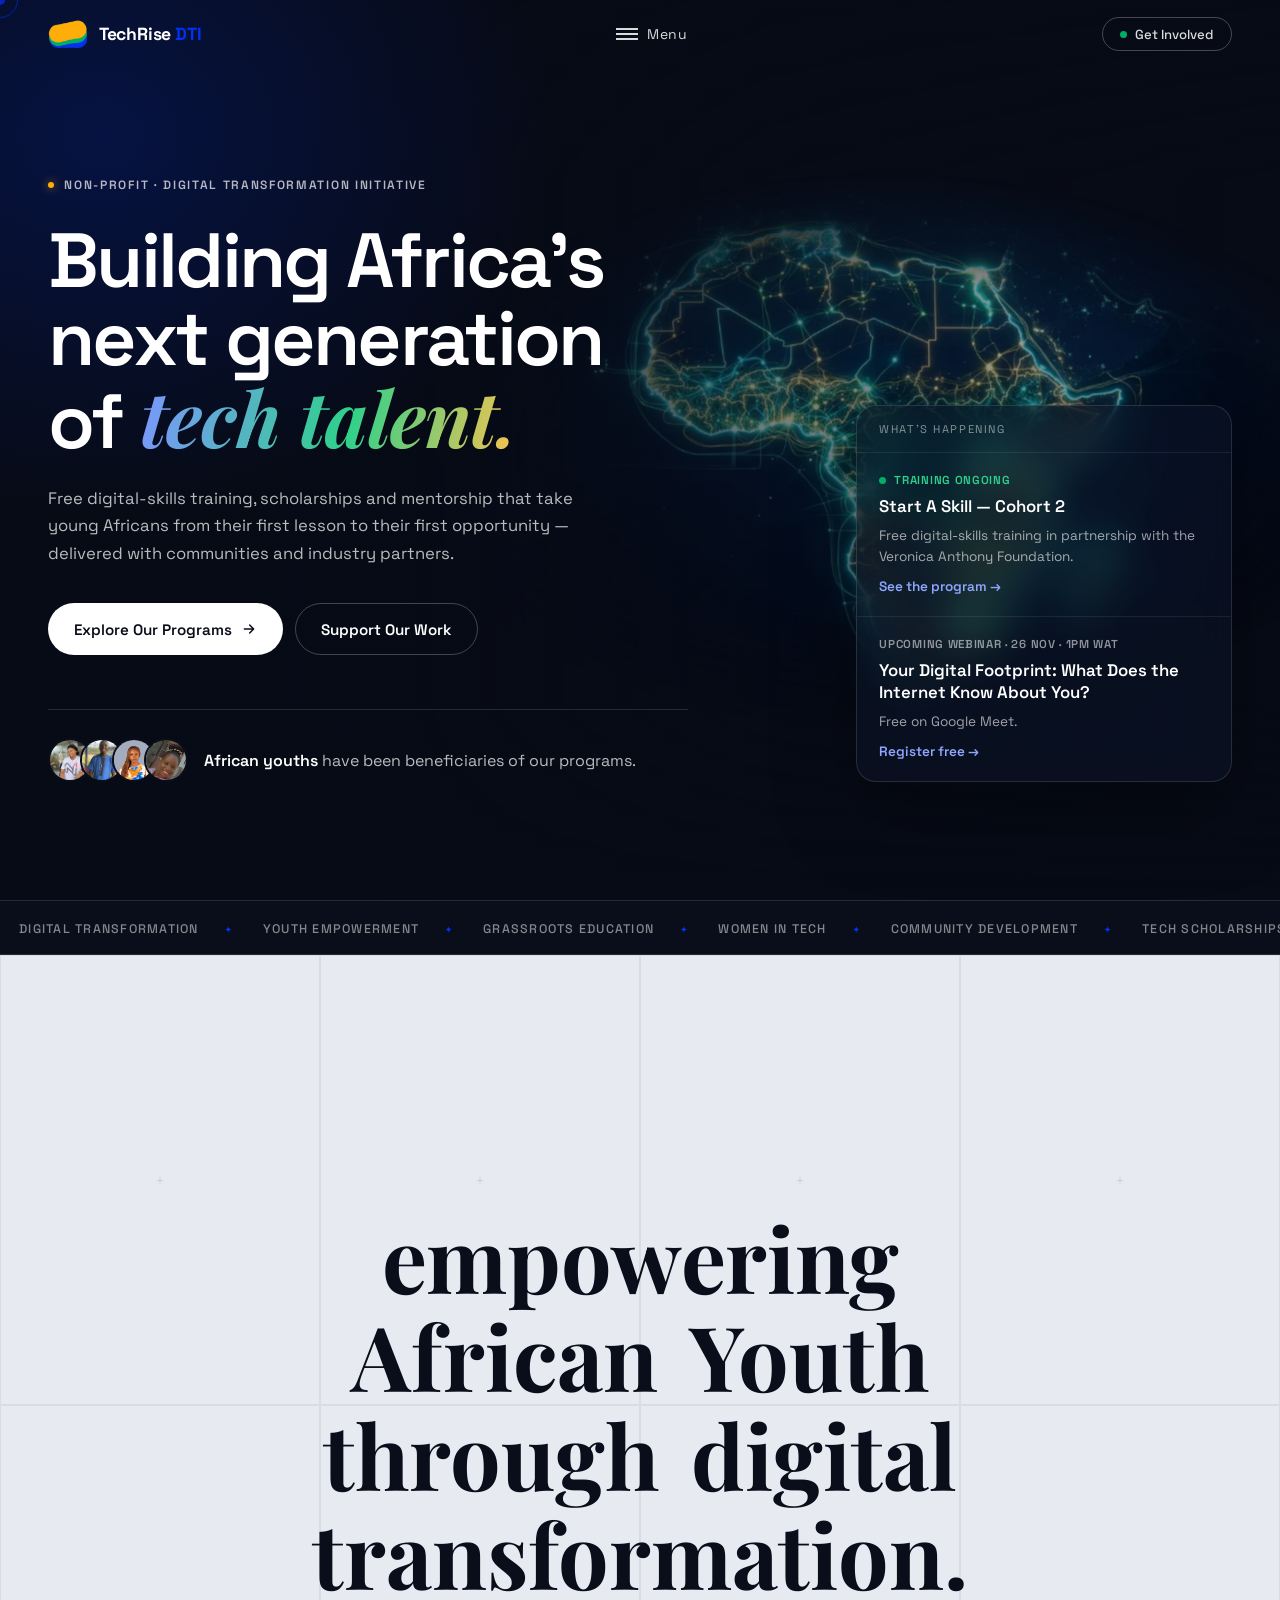
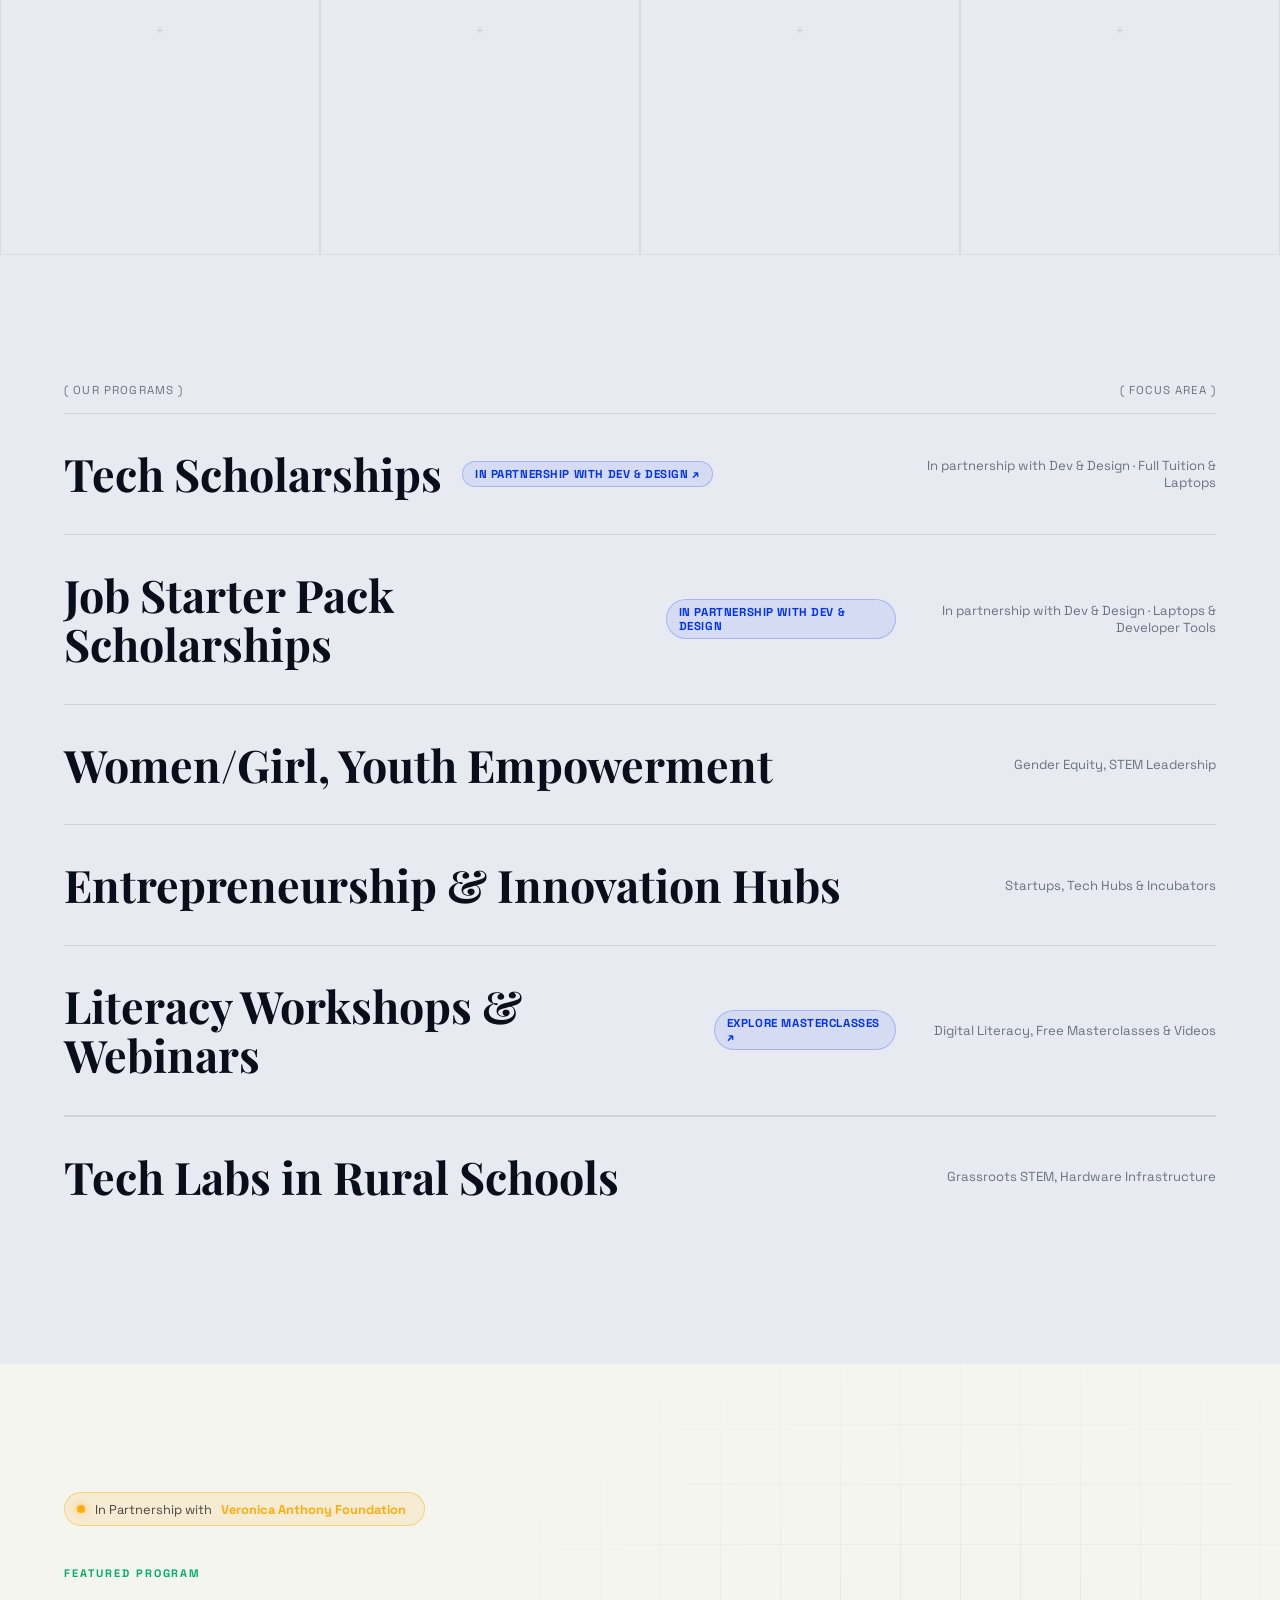
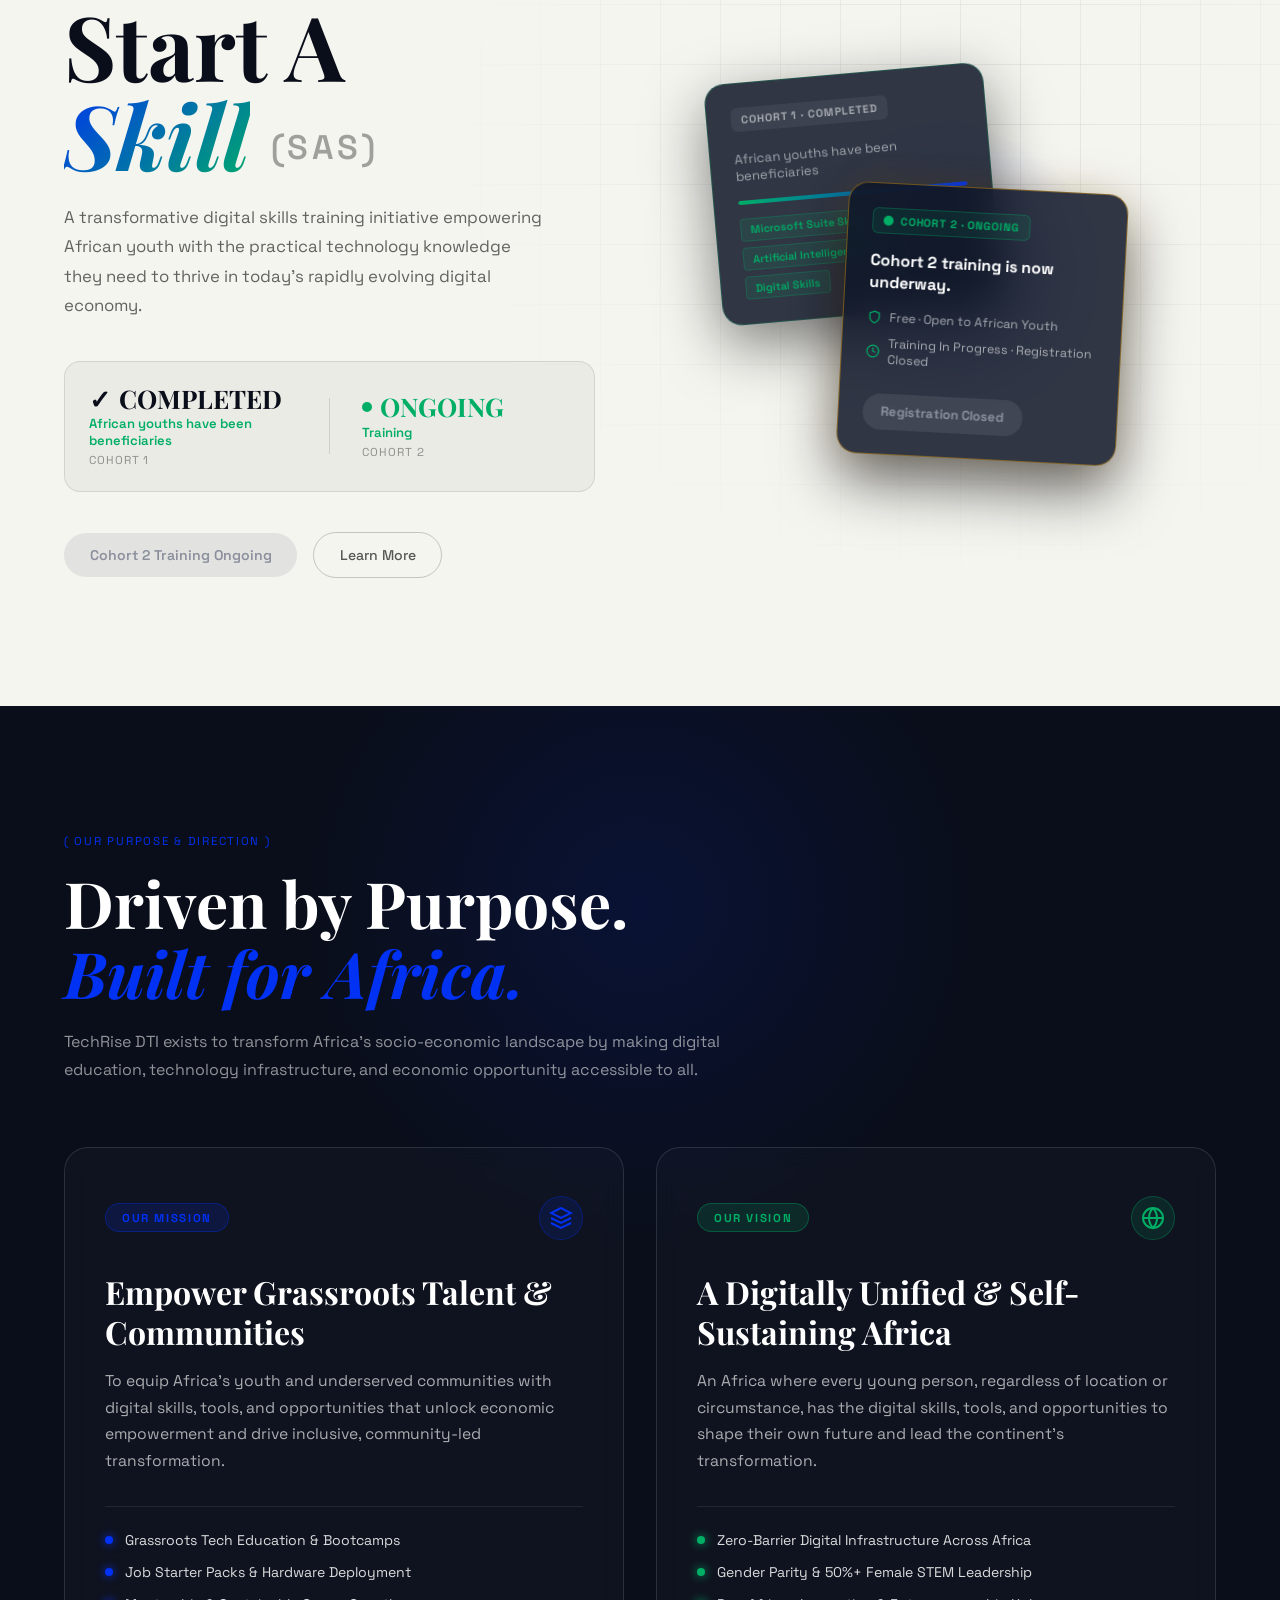
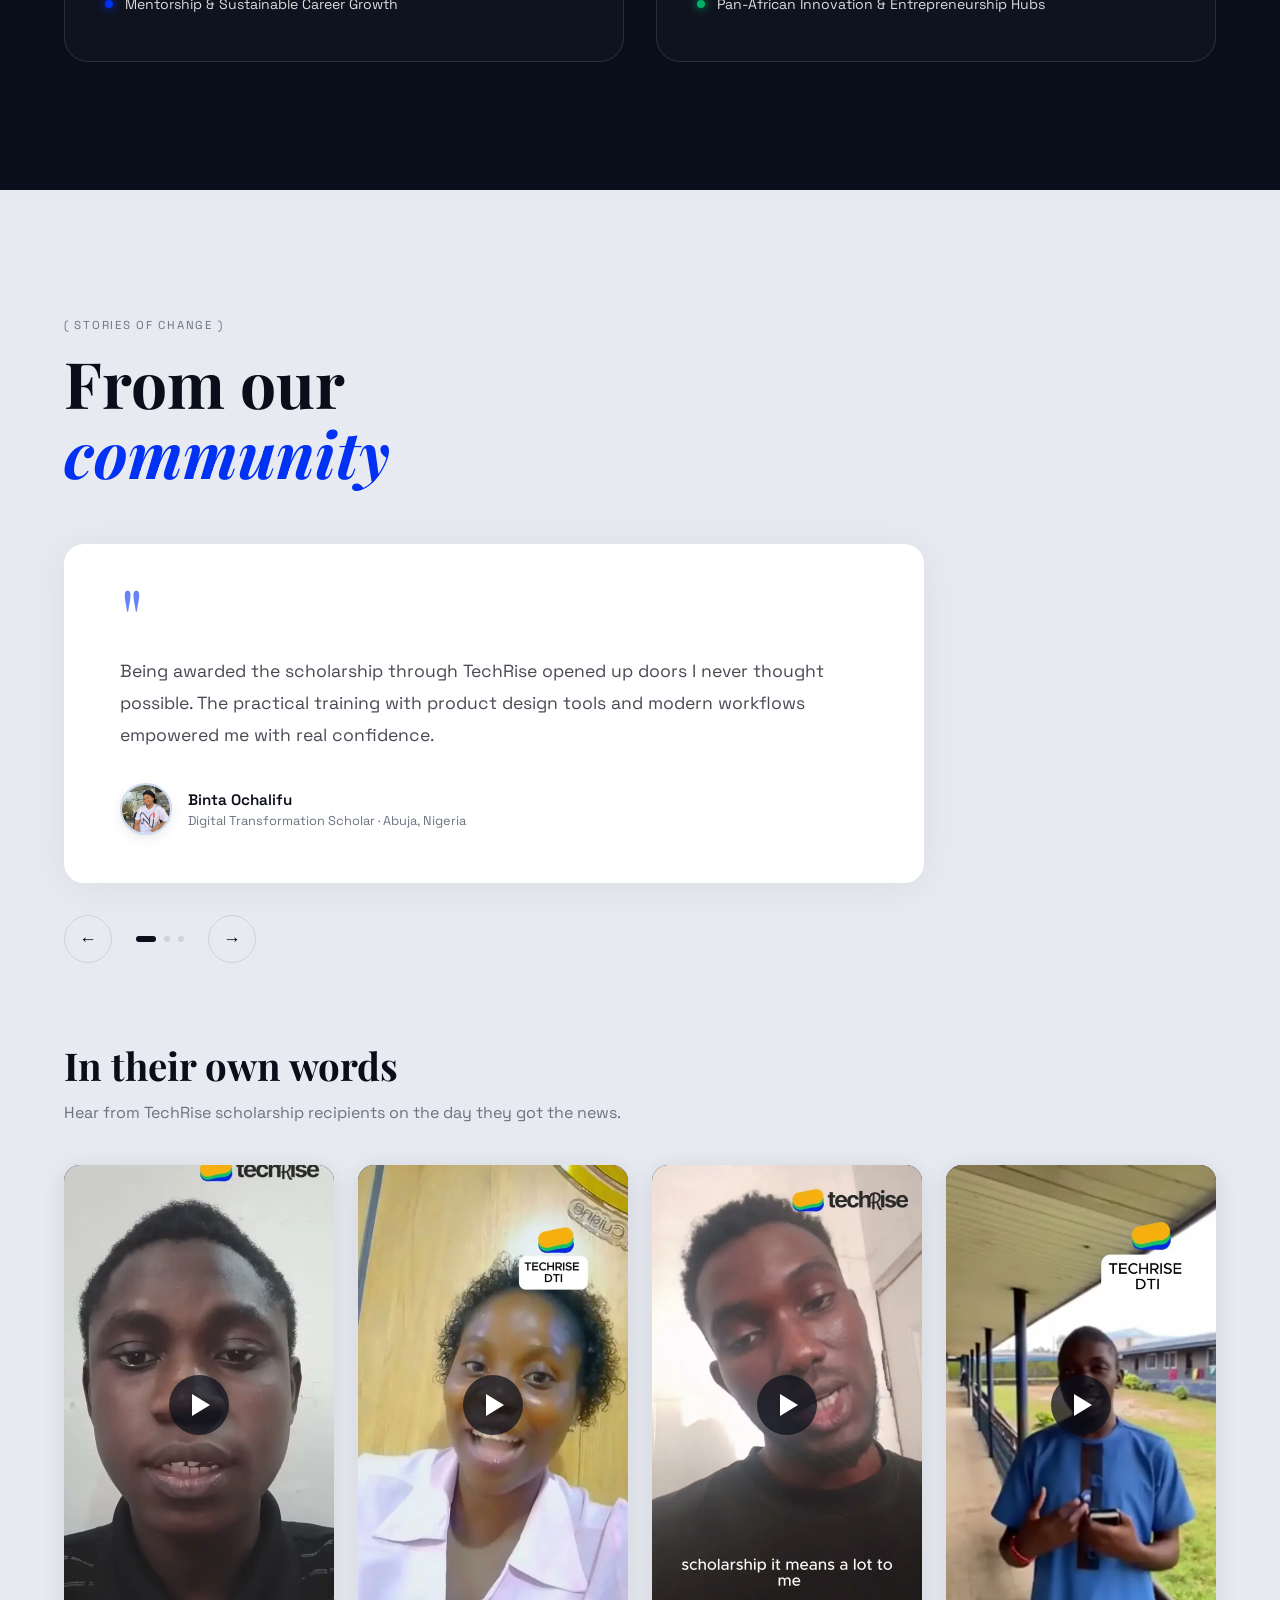
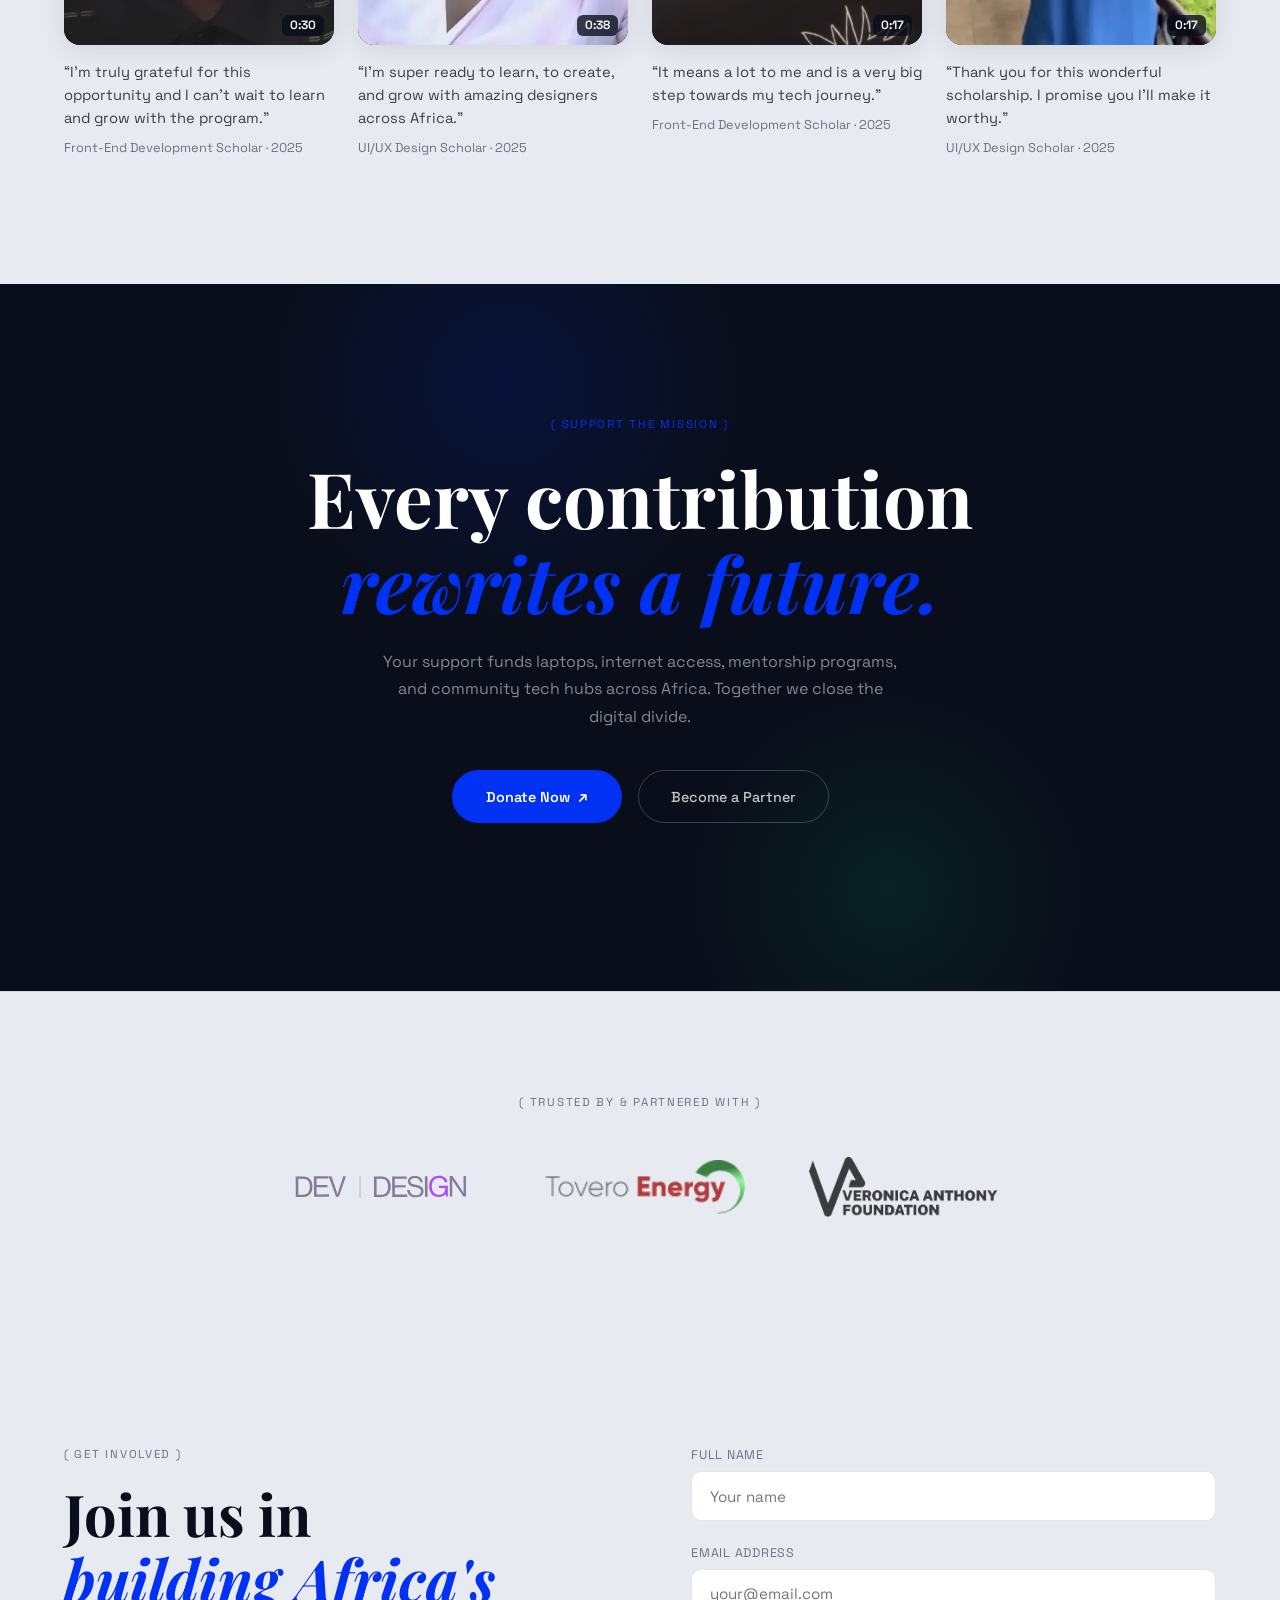
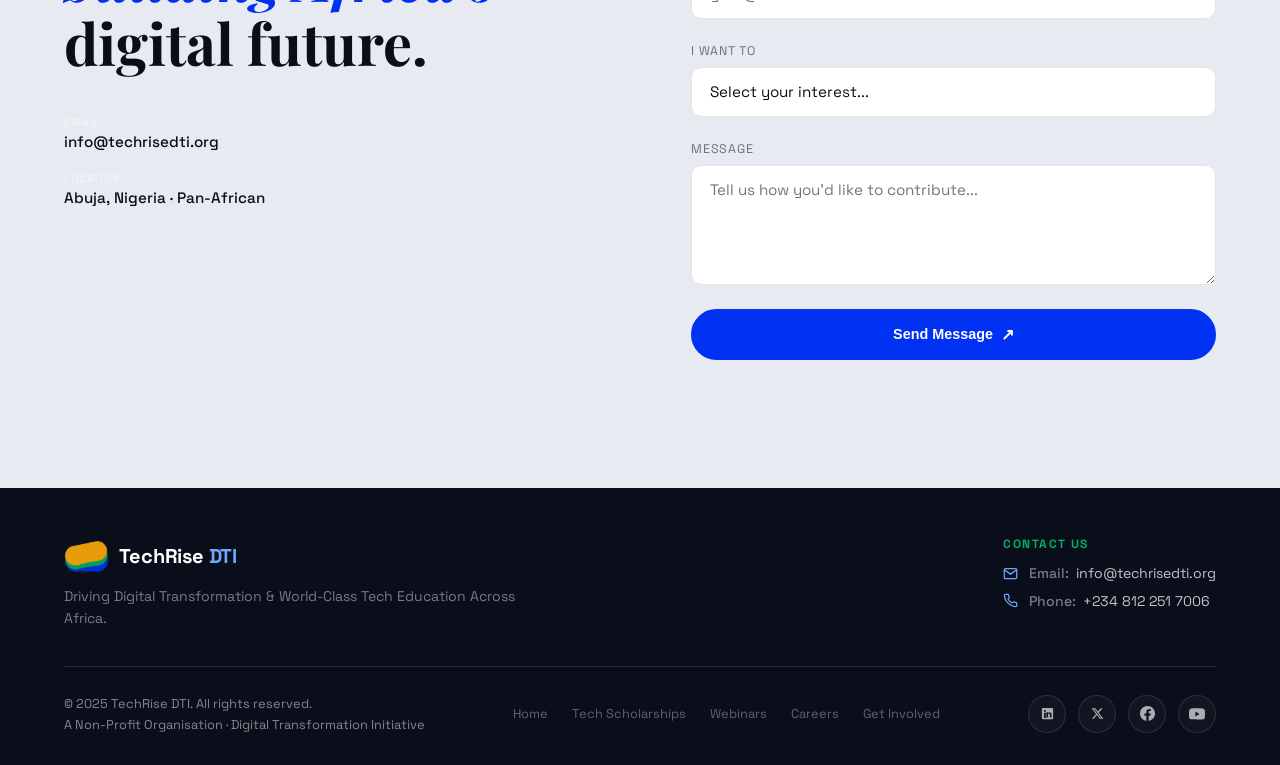
<file: public/index.html>
<!DOCTYPE html>
<html lang="en">
<head>
  <meta charset="UTF-8" />
  <meta name="viewport" content="width=device-width, initial-scale=1.0" />
  <title>TechRise DTI — Digital Transformation for Africa</title>
  <meta name="description" content="TechRise for Digital Transformation Initiative is a tech non-profit driving digital transformation in Africa through grassroots education, youth empowerment, and tech-enabled community development." />
  <meta property="og:title" content="TechRise DTI — Digital Transformation for Africa" />
  <meta property="og:description" content="Driving digital transformation in Africa through grassroots education and youth empowerment." />
  <meta property="og:type" content="website" />
  <meta property="og:url" content="https://techrisedti.org/" />
  <meta property="og:site_name" content="TechRise DTI" />
  <meta property="og:image" content="https://techrisedti.org/img/og-image.jpg" />
  <meta property="og:image:width" content="1200" />
  <meta property="og:image:height" content="630" />
  <meta property="og:image:alt" content="Digital map of Africa — TechRise DTI" />
  <meta name="twitter:card" content="summary_large_image" />
  <meta name="twitter:site" content="@techRiseDTI" />
  <meta name="twitter:title" content="TechRise DTI — Digital Transformation for Africa" />
  <meta name="twitter:description" content="Driving digital transformation in Africa through grassroots education and youth empowerment." />
  <meta name="twitter:image" content="https://techrisedti.org/img/og-image.jpg" />
  <link rel="canonical" href="https://techrisedti.org/" />
  <meta name="theme-color" content="#0131f3" />
  <link rel="icon" type="image/png" href="img/techrise-icon-logo.png" />
  <link rel="apple-touch-icon" href="img/techrise-icon-logo.png" />
  <link rel="preconnect" href="https://fonts.googleapis.com" />
  <link rel="preconnect" href="https://fonts.gstatic.com" crossorigin />
  <link href="https://fonts.googleapis.com/css2?family=Playfair+Display:ital,wght@0,700;0,800;0,900;1,700&family=Space+Grotesk:wght@300;400;500;600;700&display=swap" rel="stylesheet" />
  <link rel="stylesheet" href="style.css?v=2026-11-01" />
  <script type="application/ld+json">
{
  "@context": "https://schema.org",
  "@graph": [
    {
      "@type": "NGO",
      "@id": "https://techrisedti.org/#organization",
      "name": "TechRise for Digital Transformation Initiative",
      "alternateName": "TechRise DTI",
      "url": "https://techrisedti.org/",
      "logo": "https://techrisedti.org/img/techrise-icon-logo.png",
      "email": "info@techrisedti.org",
      "telephone": "+2348122517006",
      "address": {
        "@type": "PostalAddress",
        "addressLocality": "Abuja",
        "addressCountry": "NG"
      },
      "areaServed": "Africa",
      "sameAs": [
        "https://www.linkedin.com/company/techrise-dti/",
        "https://x.com/techRiseDTI",
        "https://www.facebook.com/techriseDTI",
        "https://www.youtube.com/@Techrise-dti"
      ]
    },
    {
      "@type": "WebSite",
      "@id": "https://techrisedti.org/#website",
      "url": "https://techrisedti.org/",
      "name": "TechRise DTI",
      "publisher": {
        "@id": "https://techrisedti.org/#organization"
      }
    },
    {
      "@type": "WebPage",
      "@id": "https://techrisedti.org/#webpage",
      "url": "https://techrisedti.org/",
      "name": "TechRise DTI — Digital Transformation for Africa",
      "description": "TechRise for Digital Transformation Initiative is a tech non-profit driving digital transformation in Africa through grassroots education, youth empowerment, and tech-enabled community development.",
      "isPartOf": {
        "@id": "https://techrisedti.org/#website"
      },
      "about": {
        "@id": "https://techrisedti.org/#organization"
      }
    }
  ]
}
  </script>
</head>
<body>
  <a class="skip-link" href="#main-content">Skip to main content</a>

  <div class="cursor" id="cursor"></div>
  <div class="cursor-follower" id="cursor-follower"></div>

  <div class="page-loader" id="page-loader">
    <div class="loader-content">
      <div class="loader-logo">TechRise<span>DTI</span></div>
      <div class="loader-bar"><div class="loader-bar-fill"></div></div>
      <div class="loader-text">Loading Africa's Digital Future...</div>
    </div>
  </div>

  <nav class="navbar" id="navbar">
    <div class="nav-container">
      <a href="/" class="nav-logo" id="nav-logo-link">
        <img src="img/techrise-icon-logo.png" alt="TechRise DTI" class="nav-logo-img" width="596" height="512" />
        <span class="nav-logo-text">TechRise <span class="logo-accent">DTI</span></span>
      </a>
      <div class="nav-center">
        <button class="nav-menu-btn" id="menu-toggle" aria-label="Toggle Menu">
          <span class="menu-line"></span>
          <span class="menu-label">Menu</span>
        </button>
      </div>
      <a href="#contact" class="nav-cta" id="nav-cta">
        <span class="cta-dot"></span>
        <span class="cta-text">Get Involved</span>
      </a>
    </div>
  </nav>

  <div class="menu-overlay" id="menu-overlay" inert>
    <div class="menu-overlay-inner">
      <nav class="menu-nav">
        <div class="menu-dropdown-group" id="menu-programs-group">
          <button class="menu-link menu-dropdown-toggle" id="menu-programs-toggle" data-index="01" aria-expanded="false">
            <span>Programs</span>
            <span class="menu-toggle-icon">+</span>
          </button>
          <div class="menu-dropdown-list" id="menu-programs-list">
            <a href="/scholarships.html" class="menu-sublink">
              <span class="sublink-arrow">&#8594;</span>
              <span>Tech Scholarships</span>
            </a>
            <a href="/webinars.html" class="menu-sublink">
              <span class="sublink-arrow">&#8594;</span>
              <span>Literacy Workshops &amp; Webinars</span>
            </a>
          </div>
        </div>

        <a href="#stories" class="menu-link" data-index="02">Stories</a>
        <a href="#partners" class="menu-link" data-index="03">Partners</a>
        <a href="/careers.html" class="menu-link" data-index="04">Careers</a>
      </nav>
      <div class="menu-footer">
        <div class="menu-social">
          <a href="https://www.linkedin.com/company/techrise-dti/" target="_blank" rel="noopener noreferrer" class="social-link">LinkedIn</a>
          <a href="https://x.com/techRiseDTI" target="_blank" rel="noopener noreferrer" class="social-link">X</a>
          <a href="https://www.facebook.com/techriseDTI" target="_blank" rel="noopener noreferrer" class="social-link">Facebook</a>
        </div>
        <div class="menu-contact-info">
          <span>info@techrisedti.org</span>
          <span>Abuja, Nigeria</span>
        </div>
      </div>
    </div>
  </div>

  <main id="main-content" tabindex="-1">
  <section class="hero" id="hero" aria-labelledby="hero-title">
    <div class="hero-bg" aria-hidden="true">
      <div class="hero-map-wrapper" id="hero-map-wrapper">
        <img src="img/africa_tech_network.webp" alt="" class="hero-bg-img" fetchpriority="high" width="1376" height="768" />
      </div>
      <div class="hero-bg-overlay"></div>
    </div>

    <div class="hero-inner">
      <div class="hero-copy">
        <p class="hero-eyebrow reveal-up">
          <span class="hero-eyebrow-dot"></span>
          Non-Profit &middot; Digital Transformation Initiative
        </p>
        <h1 class="hero-title reveal-up" id="hero-title" data-delay="0.08">
          Building Africa&rsquo;s next generation of <em>tech talent.</em>
        </h1>
        <p class="hero-lede reveal-up" data-delay="0.16">
          Free digital-skills training, scholarships and mentorship that take young Africans from their first lesson to their first opportunity &mdash; delivered with communities and industry partners.
        </p>
        <div class="hero-actions reveal-up" data-delay="0.24">
          <a href="#programs" class="hero-btn hero-btn-primary">
            <span>Explore Our Programs</span>
            <svg width="16" height="16" viewBox="0 0 24 24" fill="none" stroke="currentColor" stroke-width="2.2" stroke-linecap="round" stroke-linejoin="round" aria-hidden="true"><path d="M5 12h14M13 6l6 6-6 6"/></svg>
          </a>
          <a href="#donate" class="hero-btn hero-btn-ghost">Support Our Work</a>
        </div>
        <div class="hero-beneficiaries reveal-up" data-delay="0.32">
          <div class="hero-avatars" aria-hidden="true">
            <img src="img/beneficiary_binta.webp" alt="" width="44" height="44" decoding="async" />
            <img src="img/beneficiary_alasa.webp" alt="" width="44" height="44" decoding="async" />
            <img src="img/beneficiary_etieno.webp" alt="" width="44" height="44" decoding="async" />
            <img src="img/beneficiary_happiness.webp" alt="" width="44" height="44" decoding="async" />
          </div>
          <p><strong>African youths</strong> have been beneficiaries of our programs.</p>
        </div>
      </div>

      <aside class="hero-panel reveal-up" data-delay="0.36" aria-label="What's happening at TechRise DTI">
        <div class="hero-panel-label">What&rsquo;s happening</div>
        <a href="#sas-program" class="hero-panel-item">
          <span class="hero-panel-status hero-panel-status--live"><span class="hero-panel-pulse"></span>Training ongoing</span>
          <span class="hero-panel-title">Start A Skill &mdash; Cohort 2</span>
          <span class="hero-panel-text">Free digital-skills training in partnership with the Veronica Anthony Foundation.</span>
          <span class="hero-panel-link">See the program &rarr;</span>
        </a>
        <a href="https://forms.gle/BW4oTv3pcDmJUboz9" target="_blank" rel="noopener noreferrer" class="hero-panel-item">
          <span class="hero-panel-status">Upcoming webinar &middot; 26 Nov &middot; 1PM WAT</span>
          <span class="hero-panel-title">Your Digital Footprint: What Does the Internet Know About You?</span>
          <span class="hero-panel-text">Free on Google Meet.</span>
          <span class="hero-panel-link">Register free &rarr;</span>
        </a>
      </aside>
    </div>
  </section>

  <div class="marquee-strip">
    <div class="marquee-track">
      <div class="marquee-content">
        <span>Digital Transformation</span><span class="sep">&#10022;</span>
        <span>Youth Empowerment</span><span class="sep">&#10022;</span>
        <span>Grassroots Education</span><span class="sep">&#10022;</span>
        <span>Women in Tech</span><span class="sep">&#10022;</span>
        <span>Community Development</span><span class="sep">&#10022;</span>
        <span>Tech Scholarships</span><span class="sep">&#10022;</span>
        <span>Digital Transformation</span><span class="sep">&#10022;</span>
        <span>Youth Empowerment</span><span class="sep">&#10022;</span>
        <span>Job Starter Pack Scholarships</span><span class="sep">&#10022;</span>
        <span>Women in Tech</span><span class="sep">&#10022;</span>
        <span>Community Development</span><span class="sep">&#10022;</span>
        <span>Artificial Intelligence</span><span class="sep">&#10022;</span>
      </div>
    </div>
  </div>


  <section class="about-blur-section" id="about">
    <div class="blur-bg-grid">
      <span class="bg-cross">+</span><span class="bg-cross">+</span>
      <span class="bg-cross">+</span><span class="bg-cross">+</span>
      <span class="bg-cross">+</span><span class="bg-cross">+</span>
      <span class="bg-cross">+</span><span class="bg-cross">+</span>
    </div>
    <div class="blur-text-reveal" id="blur-reveal-text">
      <span class="blur-word">empowering</span>
      <span class="blur-word">African</span>
      <span class="blur-word">Youth</span>
      <span class="blur-word">through</span>
      <span class="blur-word">digital</span>
      <span class="blur-word">transformation.</span>
    </div>
  </section>

  <section class="programs-list-section" id="programs">
    <div class="programs-header">
      <span class="col-label">( OUR PROGRAMS )</span>
      <span class="col-label right">( FOCUS AREA )</span>
    </div>
    <div class="programs-divider"></div>

    <a href="/scholarships.html" class="program-row program-row-link" data-program="scholarships" id="program-scholarships-link">
      <div class="program-title">
        <span class="program-title-text">Tech Scholarships</span>
        <span class="program-row-badge">In Partnership with Dev &amp; Design &#8599;</span>
      </div>
      <span class="program-tags">In partnership with Dev &amp; Design · Full Tuition &amp; Laptops</span>
      <div class="program-hover-img">
        <img src="img/program_scholarships.webp" alt="Tech Scholarships" loading="lazy" decoding="async" width="1264" height="848" />
      </div>
    </a>
    <div class="programs-divider"></div>

    <div class="program-row" data-program="jobpack">
      <div class="program-title">
        <span class="program-title-text">Job Starter Pack Scholarships</span>
        <span class="program-row-badge">In Partnership with Dev &amp; Design</span>
      </div>
      <span class="program-tags">In partnership with Dev &amp; Design · Laptops &amp; Developer Tools</span>
      <div class="program-hover-img">
        <img src="img/program_jobpack.webp" alt="Job Starter Pack Scholarships" loading="lazy" decoding="async" width="1264" height="848" />
      </div>
    </div>
    <div class="programs-divider"></div>

    <div class="program-row" data-program="women">
      <div class="program-title">
        <span class="program-title-text">Women/Girl, Youth Empowerment</span>
      </div>
      <span class="program-tags">Gender Equity, STEM Leadership</span>
      <div class="program-hover-img">
        <img src="img/program_women_tech.webp" alt="Women/Girl, Youth Empowerment" loading="lazy" decoding="async" width="1264" height="848" />
      </div>
    </div>
    <div class="programs-divider"></div>

    <div class="program-row" data-program="hubs">
      <div class="program-title">
        <span class="program-title-text">Entrepreneurship &amp; Innovation Hubs</span>
      </div>
      <span class="program-tags">Startups, Tech Hubs &amp; Incubators</span>
      <div class="program-hover-img">
        <img src="img/program_community.webp" alt="Entrepreneurship &amp; Innovation Hubs" loading="lazy" decoding="async" width="1264" height="848" />
      </div>
    </div>
    <div class="programs-divider"></div>

    <a href="/webinars.html" class="program-row program-row-link" data-program="workshops" id="program-workshops-link">
      <div class="program-title">
        <span class="program-title-text">Literacy Workshops &amp; Webinars</span>
        <span class="program-row-badge">Explore Masterclasses &#8599;</span>
      </div>
      <span class="program-tags">Digital Literacy, Free Masterclasses &amp; Videos</span>
      <div class="program-hover-img">
        <img src="img/program_education.webp" alt="Literacy Workshops &amp; Webinars" loading="lazy" decoding="async" width="1264" height="848" />
      </div>
    </a>
    <div class="programs-divider"></div>

    <div class="programs-divider"></div>

    <div class="program-row" data-program="rurallabs">
      <div class="program-title">
        <span class="program-title-text">Tech Labs in Rural Schools</span>
      </div>
      <span class="program-tags">Grassroots STEM, Hardware Infrastructure</span>
      <div class="program-hover-img">
        <img src="img/program_rurallabs.webp" alt="Tech Labs in Rural Schools" loading="lazy" decoding="async" width="1264" height="848" />
      </div>
    </div>
  </section>

  <!-- ══ START A SKILL (SAS) PARTNERSHIP SECTION ══════════════ -->
  <section class="sas-section" id="sas-program">
    <div class="sas-inner">

      <!-- Partnership Badge -->
      <div class="sas-partner-badge reveal-up">
        <span class="sas-partner-dot"></span>
        <span>In Partnership with</span>
        <strong>Veronica Anthony Foundation</strong>
      </div>

      <!-- Main Content Grid -->
      <div class="sas-grid">
        <!-- Left: Text Content -->
        <div class="sas-content reveal-up" data-delay="0.05">
          <div class="sas-label">FEATURED PROGRAM</div>
          <h2 class="sas-title">
            Start A<br>
            <em class="sas-title-highlight">Skill</em>
            <span class="sas-acronym"> (SAS)</span>
          </h2>
          <p class="sas-desc">
            A transformative digital skills training initiative empowering African youth with the practical technology knowledge they need to thrive in today's rapidly evolving digital economy.
          </p>

          <!-- Stats Row -->
          <div class="sas-stats-row">
            <div class="sas-stat-item">
              <div class="sas-stat-open-badge is-done">
                <span aria-hidden="true">&#10003;</span>
                COMPLETED
              </div>
              <div class="sas-stat-suffix">African youths have been beneficiaries</div>
              <div class="sas-stat-label">Cohort 1</div>
            </div>
            <div class="sas-stat-divider"></div>
            <div class="sas-stat-item">
              <div class="sas-stat-open-badge is-ongoing">
                <span class="sas-open-pulse"></span>
                ONGOING
              </div>
              <div class="sas-stat-suffix">Training</div>
              <div class="sas-stat-label">Cohort 2</div>
            </div>
          </div>

          <!-- CTA Buttons -->
          <div class="sas-cta-row">
            <span class="sas-btn-primary is-closed" aria-disabled="true">
              <span>Cohort 2 Training Ongoing</span>
            </span>
            <a href="#programs" class="sas-btn-ghost">Learn More</a>
          </div>
        </div>

        <!-- Right: Visual Card Stack -->
        <div class="sas-visual reveal-up" data-delay="0.12">
          <!-- Cohort 1 Card -->
          <div class="sas-card sas-card-back">
            <div class="sas-card-tag">Cohort 1 · Completed</div>
            <div class="sas-card-stat-label">African youths have been beneficiaries</div>
            <div class="sas-card-bar">
              <div class="sas-card-bar-fill sas-card-bar-fill--full"></div>
            </div>
            <div class="sas-card-skills">
              <span>Microsoft Suite Skills</span>
              <span>Artificial Intelligence Skills</span>
              <span>Digital Skills</span>
            </div>
          </div>

          <!-- Cohort 2 Card (Front) -->
          <div class="sas-card sas-card-front">
            <div class="sas-card-tag sas-card-tag-ongoing">
              <span class="sas-open-pulse"></span>
              Cohort 2 · Ongoing
            </div>
            <div class="sas-card-headline">Cohort 2 training is now underway.</div>
            <div class="sas-card-detail">
              <svg width="14" height="14" viewBox="0 0 24 24" fill="none" stroke="currentColor" stroke-width="2"><path d="M12 22s8-4 8-10V5l-8-3-8 3v7c0 6 8 10 8 10z"/></svg>
              Free · Open to African Youth
            </div>
            <div class="sas-card-detail">
              <svg width="14" height="14" viewBox="0 0 24 24" fill="none" stroke="currentColor" stroke-width="2"><circle cx="12" cy="12" r="10"/><polyline points="12 6 12 12 16 14"/></svg>
              Training In Progress · Registration Closed
            </div>
            <span class="sas-card-register-btn is-closed" aria-disabled="true">Registration Closed</span>
          </div>

          <!-- Decorative glow orb -->
          <div class="sas-glow-orb"></div>
        </div>
      </div>

    </div>
  </section>

  <section class="mission-section" id="mission">
    <div class="mission-inner">
      <div class="mission-header">
        <div class="mission-label reveal-up">( OUR PURPOSE &amp; DIRECTION )</div>
        <h2 class="mission-title reveal-up">Driven by Purpose.<br><em>Built for Africa.</em></h2>
        <p class="mission-desc reveal-up">TechRise DTI exists to transform Africa's socio-economic landscape by making digital education, technology infrastructure, and economic opportunity accessible to all.</p>
      </div>

      <div class="mv-grid">
        <div class="mv-card mission-card reveal-up" data-delay="0.1">
          <div class="mv-card-header">
            <span class="mv-tag">OUR MISSION</span>
            <div class="mv-icon-glow">
              <svg width="24" height="24" viewBox="0 0 24 24" fill="none" stroke="currentColor" stroke-width="2"><path d="M12 2L2 7l10 5 10-5-10-5zM2 17l10 5 10-5M2 12l10 5 10-5"/></svg>
            </div>
          </div>
          <h3 class="mv-card-title">Empower Grassroots Talent &amp; Communities</h3>
          <p class="mv-card-text">To equip Africa's youth and underserved communities with digital skills, tools, and opportunities that unlock economic empowerment and drive inclusive, community-led transformation.
</p>
          <div class="mv-highlights">
            <div class="mv-highlight-item">
              <span class="mv-dot"></span>
              <span>Grassroots Tech Education &amp; Bootcamps</span>
            </div>
            <div class="mv-highlight-item">
              <span class="mv-dot"></span>
              <span>Job Starter Packs &amp; Hardware Deployment</span>
            </div>
            <div class="mv-highlight-item">
              <span class="mv-dot"></span>
              <span>Mentorship &amp; Sustainable Career Growth</span>
            </div>
          </div>
        </div>

        <div class="mv-card vision-card reveal-up" data-delay="0.2">
          <div class="mv-card-header">
            <span class="mv-tag vision-tag">OUR VISION</span>
            <div class="mv-icon-glow vision-glow">
              <svg width="24" height="24" viewBox="0 0 24 24" fill="none" stroke="currentColor" stroke-width="2"><circle cx="12" cy="12" r="10"/><path d="M12 2a14.5 14.5 0 0 0 0 20 14.5 14.5 0 0 0 0-20M2 12h20"/></svg>
            </div>
          </div>
          <h3 class="mv-card-title">A Digitally Unified &amp; Self-Sustaining Africa</h3>
          <p class="mv-card-text">An Africa where every young person, regardless of location or circumstance, has the digital skills, tools, and opportunities to shape their own future and lead the continent's transformation.</p>
          <div class="mv-highlights">
            <div class="mv-highlight-item">
              <span class="mv-dot vision-dot"></span>
              <span>Zero-Barrier Digital Infrastructure Across Africa</span>
            </div>
            <div class="mv-highlight-item">
              <span class="mv-dot vision-dot"></span>
              <span>Gender Parity &amp; 50%+ Female STEM Leadership</span>
            </div>
            <div class="mv-highlight-item">
              <span class="mv-dot vision-dot"></span>
              <span>Pan-African Innovation &amp; Entrepreneurship Hubs</span>
            </div>
          </div>
        </div>
      </div>
    </div>
  </section>

  <section class="stories-section" id="stories">
    <div class="stories-inner">
      <div class="stories-top">
        <div class="stories-label reveal-up">( STORIES OF CHANGE )</div>
        <h2 class="stories-title reveal-up">From our<br><em>community</em></h2>
      </div>
      <div class="stories-carousel">
        <div class="story-card active" data-index="0">
          <div class="story-quote">"</div>
          <p class="story-text">Being awarded the scholarship through TechRise opened up doors I never thought possible. The practical training with product design tools and modern workflows empowered me with real confidence.</p>
          <div class="story-author">
            <img src="img/beneficiary_binta.webp" alt="Binta Ochalifu" class="author-avatar" loading="lazy" decoding="async" width="1400" height="1400" />
            <div class="author-info">
              <strong>Binta Ochalifu</strong>
              <span>Digital Transformation Scholar · Abuja, Nigeria</span>
            </div>
          </div>
        </div>
        <div class="story-card" data-index="1">
          <div class="story-quote">"</div>
          <p class="story-text">Before TechRise, I had the passion for technology but lacked the skill and structured guidance. The scholarship provided me with the opportunity and 3 months of rigorous  guidance.</p>
          <div class="story-author">
            <img src="img/beneficiary_alasa.webp" alt="Alasa Great Asekomhe" class="author-avatar" loading="lazy" decoding="async" width="1400" height="1708" />
            <div class="author-info">
              <strong>Alasa Great Asekomhe</strong>
              <span>Full-Stack Developer · Nigeria</span>
            </div>
          </div>
        </div>
        <div class="story-card" data-index="2">
          <div class="story-quote">"</div>
          <p class="story-text">Through the UI/UX scholarship, I mastered user research, wireframing, and Figma design systems. TechRise provided the workstation support and portfolio feedback I needed to transition into product design.</p>
          <div class="story-author">
            <img src="img/beneficiary_etieno.webp" alt="Etieno Usenenang" class="author-avatar" loading="lazy" decoding="async" width="720" height="629" />
            <div class="author-info">
              <strong>Etieno Usenenang</strong>
              <span>UI/UX &amp; Product Designer · Nigeria</span>
            </div>
          </div>
        </div>
        <div class="stories-nav">
          <button class="story-nav-btn prev" id="story-prev" aria-label="Previous story">&#8592;</button>
          <div class="story-dots">
            <span class="dot active" data-dot="0"></span>
            <span class="dot" data-dot="1"></span>
            <span class="dot" data-dot="2"></span>
          </div>
          <button class="story-nav-btn next" id="story-next" aria-label="Next story">&#8594;</button>
        </div>
      </div>
      <div class="shorts-block">
        <h3 class="shorts-heading reveal-up">In their own words</h3>
        <p class="shorts-intro reveal-up">Hear from TechRise scholarship recipients on the day they got the news.</p>
        <div class="shorts-grid">
          <article class="short-card reveal-up">
            <div class="short-frame">
              <a class="short-play" href="https://www.youtube.com/shorts/Kvc3PlS4Ztk" target="_blank" rel="noopener noreferrer" data-short-id="Kvc3PlS4Ztk" aria-label="Play video from Front-End Development Scholar">
                <img src="img/short_frontend_scholar_2.webp" alt="Front-End Development Scholar speaking in their scholarship video" loading="lazy" decoding="async" width="540" height="1108" />
                <span class="short-play-icon" aria-hidden="true"></span>
                <span class="short-duration">0:30</span>
              </a>
            </div>
            <p class="short-quote">&ldquo;I'm truly grateful for this opportunity and I can't wait to learn and grow with the program.&rdquo;</p>
            <p class="short-who"><span>Front-End Development Scholar · 2025</span></p>
          </article>
          <article class="short-card reveal-up">
            <div class="short-frame">
              <a class="short-play" href="https://www.youtube.com/shorts/iW5PteOqsnQ" target="_blank" rel="noopener noreferrer" data-short-id="iW5PteOqsnQ" aria-label="Play video from UI/UX Design Scholar">
                <img src="img/short_uiux_scholar_2.webp" alt="UI/UX Design Scholar speaking in their scholarship video" loading="lazy" decoding="async" width="540" height="966" />
                <span class="short-play-icon" aria-hidden="true"></span>
                <span class="short-duration">0:38</span>
              </a>
            </div>
            <p class="short-quote">&ldquo;I'm super ready to learn, to create, and grow with amazing designers across Africa.&rdquo;</p>
            <p class="short-who"><span>UI/UX Design Scholar · 2025</span></p>
          </article>
          <article class="short-card reveal-up">
            <div class="short-frame">
              <a class="short-play" href="https://www.youtube.com/shorts/J00M_rp-hQI" target="_blank" rel="noopener noreferrer" data-short-id="J00M_rp-hQI" aria-label="Play video from Front-End Development Scholar">
                <img src="img/short_frontend_scholar_1.webp" alt="Front-End Development Scholar speaking in their scholarship video" loading="lazy" decoding="async" width="540" height="960" />
                <span class="short-play-icon" aria-hidden="true"></span>
                <span class="short-duration">0:17</span>
              </a>
            </div>
            <p class="short-quote">&ldquo;It means a lot to me and is a very big step towards my tech journey.&rdquo;</p>
            <p class="short-who"><span>Front-End Development Scholar · 2025</span></p>
          </article>
          <article class="short-card reveal-up">
            <div class="short-frame">
              <a class="short-play" href="https://www.youtube.com/shorts/JXVF6SmUaHo" target="_blank" rel="noopener noreferrer" data-short-id="JXVF6SmUaHo" aria-label="Play video from UI/UX Design Scholar">
                <img src="img/short_uiux_scholar_1.webp" alt="UI/UX Design Scholar speaking in their scholarship video" loading="lazy" decoding="async" width="540" height="954" />
                <span class="short-play-icon" aria-hidden="true"></span>
                <span class="short-duration">0:17</span>
              </a>
            </div>
            <p class="short-quote">&ldquo;Thank you for this wonderful scholarship. I promise you I'll make it worthy.&rdquo;</p>
            <p class="short-who"><span>UI/UX Design Scholar · 2025</span></p>
          </article>
        </div>
      </div>
    </div>
  </section>

  <section class="donate-section" id="donate">
    <div class="donate-bg">
      <div class="donate-glow-1"></div>
      <div class="donate-glow-2"></div>
    </div>
    <div class="donate-inner">
      <div class="donate-tag reveal-up">( SUPPORT THE MISSION )</div>
      <h2 class="donate-title reveal-up">
        Every contribution<br>
        <em>rewrites a future.</em>
      </h2>
      <p class="donate-desc reveal-up">Your support funds laptops, internet access, mentorship programs, and community tech hubs across Africa. Together we close the digital divide.</p>
      <div class="donate-actions reveal-up">
        <a href="#contact" class="btn-primary">
          <span>Donate Now</span>
          <span class="btn-arrow">&#8599;</span>
        </a>
        <a href="#contact" class="btn-secondary">
          <span>Become a Partner</span>
        </a>
      </div>
    </div>
  </section>

  <section class="partners-section" id="partners">
    <div class="partners-inner">
      <div class="partners-label reveal-up">( TRUSTED BY &amp; PARTNERED WITH )</div>
      <div class="partners-logos">
        <div class="partner-logo reveal-up" data-delay="0.1">
          <img src="img/dev-design.svg" alt="Dev &amp; Design logo" class="partner-logo-img" loading="lazy" decoding="async" width="767" height="186" />
        </div>
        <div class="partner-logo reveal-up" data-delay="0.2">
          <img src="img/tovero-logo.png" alt="Tovero logo" class="partner-logo-img" loading="lazy" decoding="async" width="161" height="43" />
        </div>
        <div class="partner-logo reveal-up" data-delay="0.3">
          <img src="img/vaf.png" alt="VAF logo" class="partner-logo-img" loading="lazy" decoding="async" width="439" height="138" />
        </div>
      </div>
    </div>
  </section>

  <section class="contact-section" id="contact">
    <div class="contact-inner">
      <div class="contact-left reveal-up">
        <div class="contact-label">( GET INVOLVED )</div>
        <h2 class="contact-title">
          Join us in<br><em>building Africa's</em><br>digital future.
        </h2>
        <div class="contact-details">
          <div class="contact-detail">
            <span class="detail-label">Email</span>
            <a href="mailto:info@techrisedti.org" class="detail-value">info@techrisedti.org</a>
          </div>
          <div class="contact-detail">
            <span class="detail-label">Location</span>
            <span class="detail-value">Abuja, Nigeria · Pan-African</span>
          </div>
        </div>
      </div>
      <div class="contact-right reveal-up" data-delay="0.2">
        <form class="contact-form" id="contact-form" novalidate>
          <div class="form-hp" aria-hidden="true"><label>Leave this field empty <input type="text" name="website" tabindex="-1" autocomplete="off" /></label></div>
          <div class="form-group">
            <label for="name">Full Name</label>
            <input type="text" id="name" name="name" placeholder="Your name" autocomplete="name" required />
          </div>
          <div class="form-group">
            <label for="email">Email Address</label>
            <input type="email" id="email" name="email" placeholder="your@email.com" autocomplete="email" required />
          </div>
          <div class="form-group">
            <label for="interest">I want to</label>
            <select id="interest" name="interest">
              <option value="">Select your interest...</option>
              <option value="donate">Donate</option>
              <option value="volunteer">Volunteer</option>
              <option value="mentor">Mentor</option>
              <option value="partner">Corporate Partnership</option>
              <option value="apply">Apply for a Program</option>
              <option value="press">Press / Media Inquiry</option>
            </select>
          </div>
          <div class="form-group">
            <label for="message">Message</label>
            <textarea id="message" name="message" placeholder="Tell us how you'd like to contribute..." rows="4"></textarea>
          </div>
          <button type="submit" class="btn-primary form-submit" id="form-submit">
            <span>Send Message</span>
            <span class="btn-arrow">&#8599;</span>
          </button>
          <div class="form-error" id="form-error" role="alert"></div>
          <div class="form-success" id="form-success" role="status" aria-live="polite">
            <span>&#10003;</span> Thank you! We'll be in touch soon.
          </div>
        </form>
      </div>
    </div>
  </section>

  </main>

  <footer class="site-footer">
    <div class="footer-top">
      <div class="footer-brand">
        <div class="footer-logo">
          <img src="img/techrise-icon-logo.png" alt="TechRise DTI" class="footer-logo-img" loading="lazy" decoding="async" width="596" height="512" />
          <span class="footer-logo-text">TechRise <span class="footer-logo-accent">DTI</span></span>
        </div>
        <p class="footer-tagline">Driving Digital Transformation &amp; World-Class Tech Education Across Africa.</p>
      </div>
      <div class="footer-contact">
        <span class="footer-contact-title">Contact Us</span>
        <div class="footer-contact-items">
          <a href="mailto:info@techrisedti.org" class="footer-contact-item">
            <svg width="15" height="15" viewBox="0 0 24 24" fill="none" stroke="currentColor" stroke-width="2"><path d="M4 4h16c1.1 0 2 .9 2 2v12c0 1.1-.9 2-2 2H4c-1.1 0-2-.9-2-2V6c0-1.1.9-2 2-2z"/><polyline points="22,6 12,13 2,6"/></svg>
            <span><strong>Email:</strong> info@techrisedti.org</span>
          </a>
          <a href="tel:+2348122517006" class="footer-contact-item">
            <svg width="15" height="15" viewBox="0 0 24 24" fill="none" stroke="currentColor" stroke-width="2"><path d="M22 16.92v3a2 2 0 0 1-2.18 2 19.79 19.79 0 0 1-8.63-3.07 19.5 19.5 0 0 1-6-6 19.79 19.79 0 0 1-3.07-8.67A2 2 0 0 1 4.11 2h3a2 2 0 0 1 2 1.72 12.84 12.84 0 0 0 .7 2.81 2 2 0 0 1-.45 2.11L8.09 9.91a16 16 0 0 0 6 6l1.27-1.27a2 2 0 0 1 2.11-.45 12.84 12.84 0 0 0 2.81.7A2 2 0 0 1 22 16.92z"/></svg>
            <span><strong>Phone:</strong> +234 812 251 7006</span>
          </a>
        </div>
      </div>
    </div>
    <div class="footer-divider"></div>
    <div class="footer-bottom">
      <div class="footer-left">
        <span>&#169; 2025 TechRise DTI. All rights reserved.</span>
        <span>A Non-Profit Organisation · Digital Transformation Initiative</span>
      </div>
      <div class="footer-links">
        <a href="/">Home</a>
        <a href="/scholarships.html">Tech Scholarships</a>
        <a href="/webinars.html">Webinars</a>
        <a href="/careers.html">Careers</a>
        <a href="/#contact">Get Involved</a>
      </div>
      <div class="footer-social">
        <a href="https://www.linkedin.com/company/techrise-dti/" target="_blank" rel="noopener noreferrer" class="footer-social-link" aria-label="LinkedIn">
          <svg width="15" height="15" viewBox="0 0 24 24" fill="currentColor"><path d="M19 3a2 2 0 0 1 2 2v14a2 2 0 0 1-2 2H5a2 2 0 0 1-2-2V5a2 2 0 0 1 2-2h14m-.5 15.5v-5.3a3.26 3.26 0 0 0-3.26-3.26c-.85 0-1.84.52-2.28 1.3v-1.11h-2.79v8.37h2.79v-4.93c0-.77.62-1.4 1.39-1.4a1.4 1.4 0 0 1 1.4 1.4v4.93h2.75M6.46 10.9v8.37H9.2V10.9H6.46M7.83 6.45c-.89 0-1.61.72-1.61 1.61a1.61 1.61 0 0 0 1.61 1.61 1.61 1.61 0 0 0 1.61-1.61c0-.89-.72-1.61-1.61-1.61z"/></svg>
        </a>
        <a href="https://x.com/techRiseDTI" target="_blank" rel="noopener noreferrer" class="footer-social-link" aria-label="X (formerly Twitter)">
          <svg width="13" height="13" viewBox="0 0 24 24" fill="currentColor"><path d="M18.244 2.25h3.308l-7.227 8.26 8.502 11.24H16.17l-5.214-6.817L4.99 21.75H1.68l7.73-8.835L1.254 2.25H8.08l4.713 6.231zm-1.161 17.52h1.833L7.084 4.126H5.117z"/></svg>
        </a>
        <a href="https://www.facebook.com/techriseDTI" target="_blank" rel="noopener noreferrer" class="footer-social-link" aria-label="Facebook">
          <svg width="15" height="15" viewBox="0 0 24 24" fill="currentColor"><path d="M24 12.073c0-6.627-5.373-12-12-12s-12 5.373-12 12c0 5.99 4.388 10.954 10.125 11.854v-8.385H7.078v-3.47h3.047V9.43c0-3.007 1.792-4.669 4.533-4.669 1.312 0 2.686.235 2.686.235v2.953H15.83c-1.491 0-1.956.925-1.956 1.874v2.25h3.328l-.532 3.47h-2.796v8.385C19.612 23.027 24 18.062 24 12.073z"/></svg>
        </a>
        <a href="https://www.youtube.com/@Techrise-dti" target="_blank" rel="noopener noreferrer" class="footer-social-link" aria-label="YouTube">
          <svg width="16" height="16" viewBox="0 0 24 24" fill="currentColor"><path d="M23.498 6.186a3.016 3.016 0 0 0-2.122-2.136C19.505 3.545 12 3.545 12 3.545s-7.505 0-9.377.505A3.017 3.017 0 0 0 .502 6.186C0 8.07 0 12 0 12s0 3.93.502 5.814a3.016 3.016 0 0 0 2.122 2.136c1.871.505 9.376.505 9.376.505s7.505 0 9.377-.505a3.015 3.015 0 0 0 2.122-2.136C24 15.93 24 12 24 12s0-3.93-.502-5.814zM9.545 15.568V8.432L15.818 12l-6.273 3.568z"/></svg>
        </a>
      </div>
    </div>
  </footer>

  <script src="script.js?v=2026-11-01" defer></script>
</body>
</html>
</file>
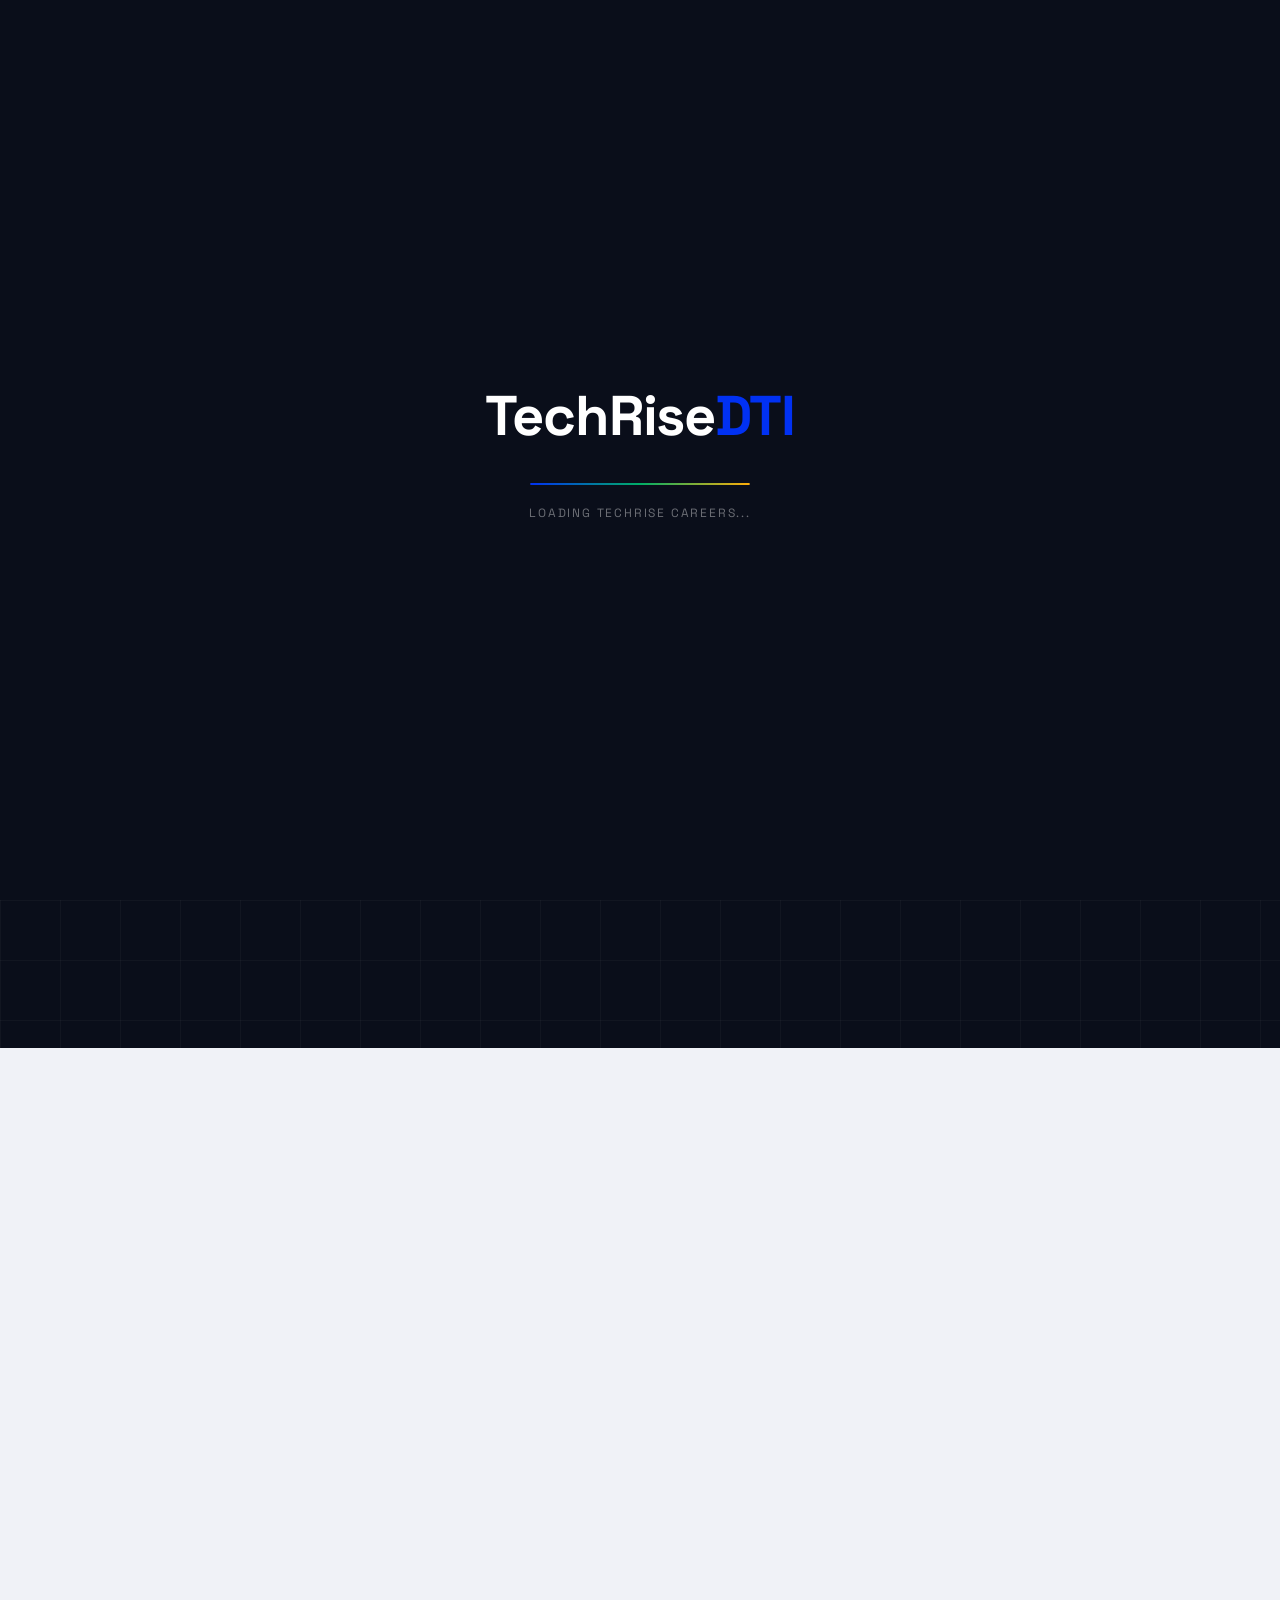
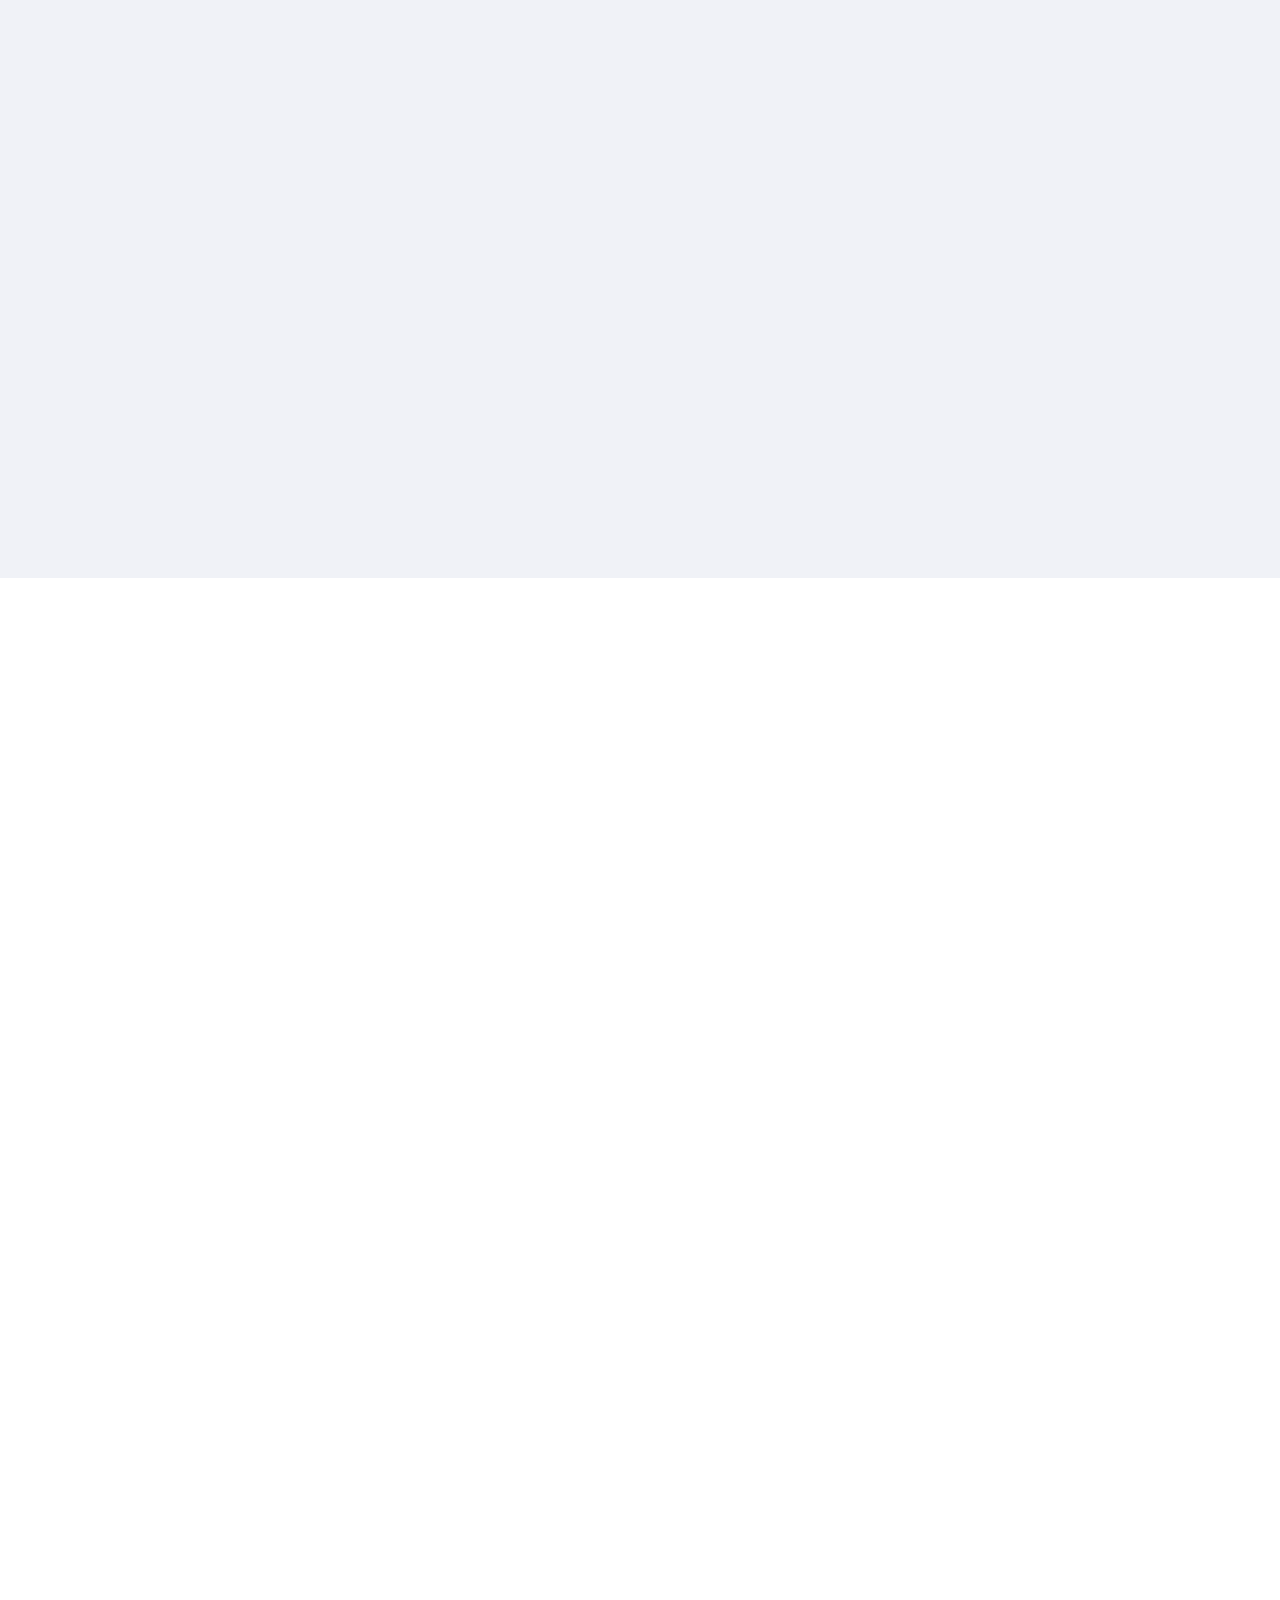
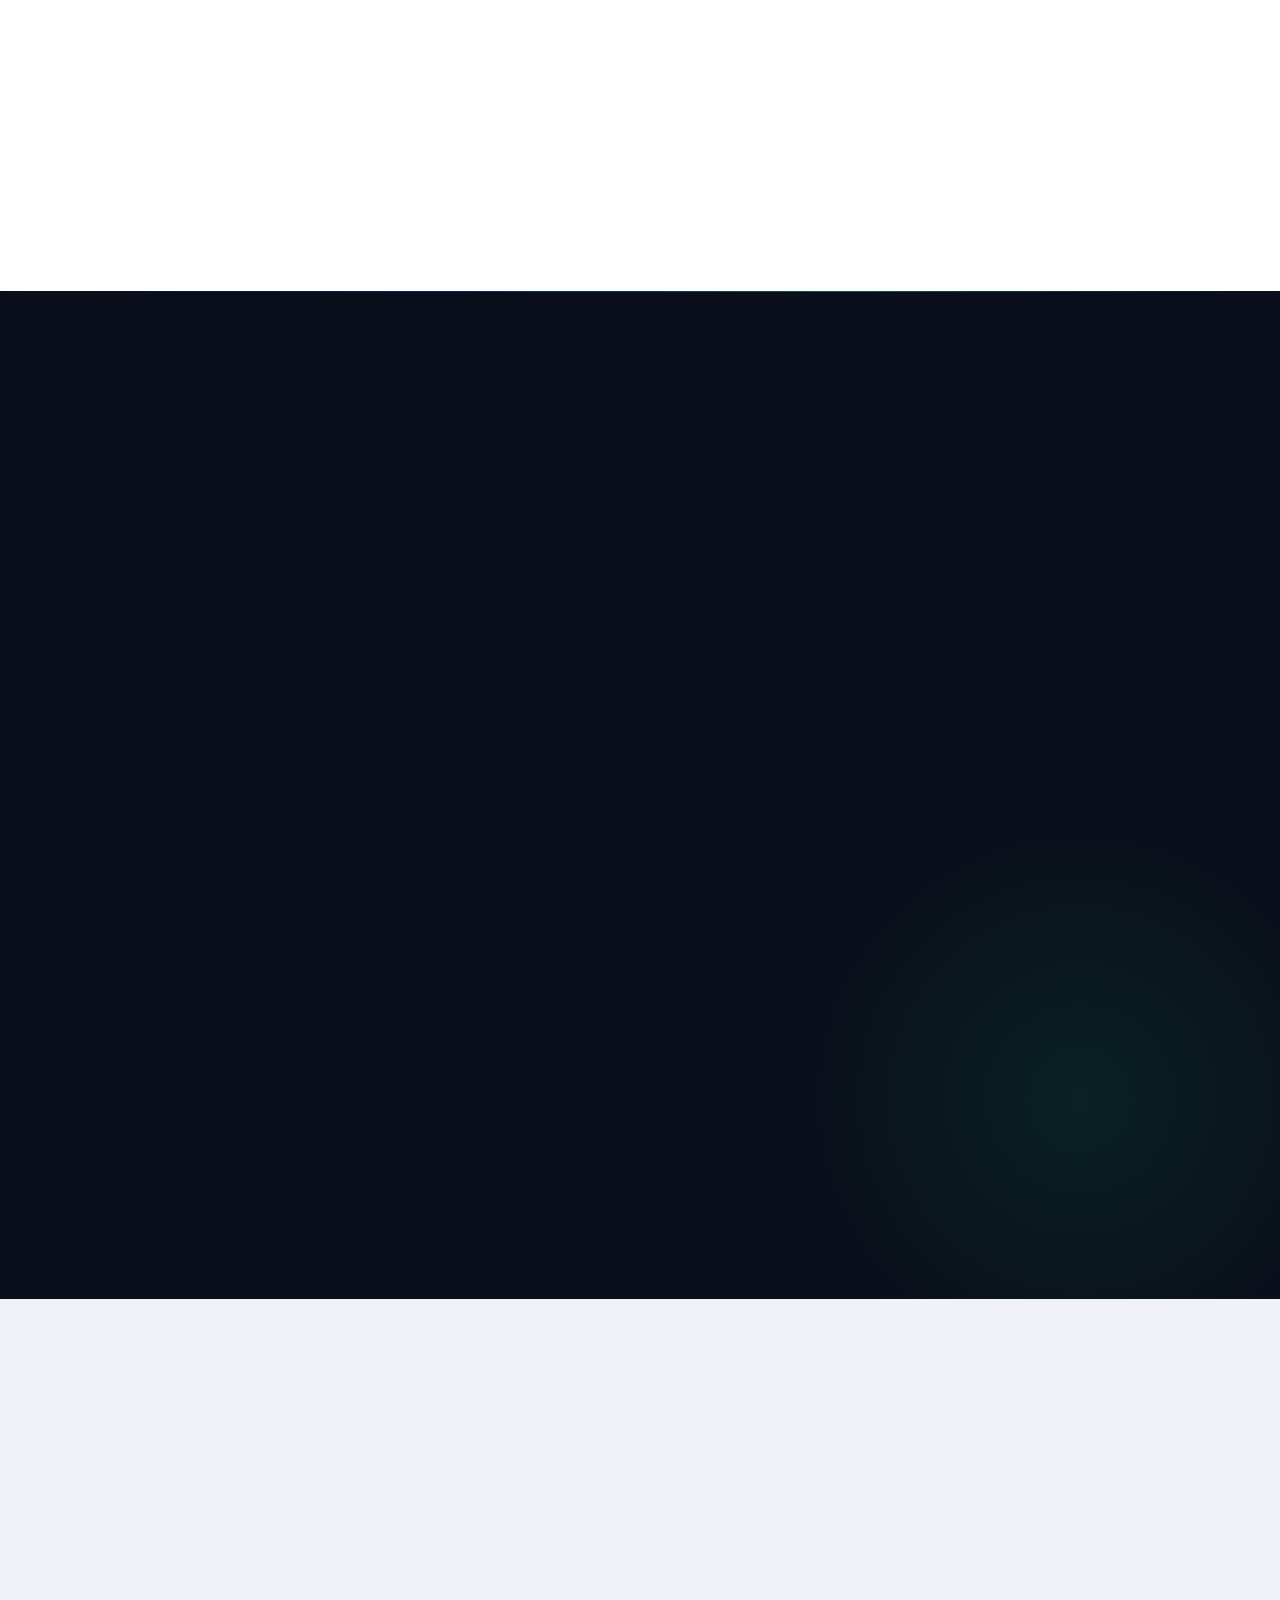
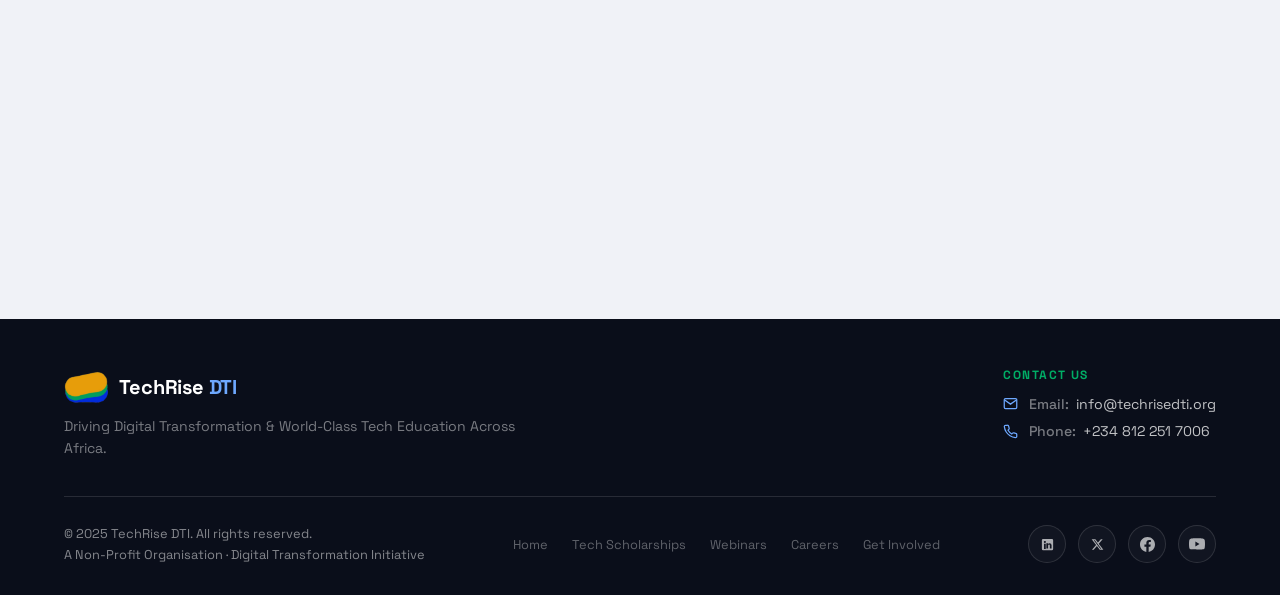
<file: careers.html>
<!DOCTYPE html>
<html lang="en">
<head>
  <meta charset="UTF-8" />
  <meta name="viewport" content="width=device-width, initial-scale=1.0" />
  <title>Careers — TechRise DTI</title>
  <meta name="description" content="Join the TechRise DTI team and help drive digital transformation across Africa. Explore open roles in tech education, community programs, design, and more." />
  <meta name="keywords" content="TechRise DTI Careers, Jobs Africa NGO, Tech Education Jobs, Digital Transformation Jobs Nigeria, Non-Profit Careers Africa" />
  <meta property="og:title" content="Careers — TechRise DTI" />
  <meta property="og:description" content="Join TechRise DTI and help empower the next generation of African tech talent. View open positions and apply today." />
  <meta property="og:type" content="website" />
  <link rel="preconnect" href="https://fonts.googleapis.com" />
  <link rel="preconnect" href="https://fonts.gstatic.com" crossorigin />
  <link href="https://fonts.googleapis.com/css2?family=Inter:wght@300;400;500;600;700&family=Playfair+Display:ital,wght@0,700;0,800;0,900;1,700&family=Space+Grotesk:wght@300;400;500;600;700&display=swap" rel="stylesheet" />
  <link rel="stylesheet" href="style.css" />
  <style>
    /* ══ CAREERS PAGE — SCOPED STYLES ══════════════════════════════════════ */
    .careers-hero {
      position: relative;
      background: var(--bg-dark);
      overflow: hidden;
      padding: clamp(140px, 18vw, 220px) 0 clamp(80px, 10vw, 130px);
    }
    .careers-hero-glow {
      position: absolute; top: -120px; left: 50%;
      transform: translateX(-50%);
      width: 900px; height: 600px;
      background: radial-gradient(ellipse at center, rgba(1,49,243,0.18) 0%, rgba(0,174,102,0.10) 45%, transparent 70%);
      pointer-events: none;
    }
    .careers-hero-grid {
      position: absolute; inset: 0;
      background-image:
        linear-gradient(rgba(255,255,255,0.03) 1px, transparent 1px),
        linear-gradient(90deg, rgba(255,255,255,0.03) 1px, transparent 1px);
      background-size: 60px 60px;
      pointer-events: none;
    }
    .careers-hero-container {
      position: relative; z-index: 2;
      max-width: var(--container);
      margin: 0 auto;
      padding: 0 clamp(20px, 5vw, 80px);
      text-align: center;
    }
    .careers-hero-badge {
      display: inline-flex; align-items: center; gap: 8px;
      background: rgba(255,255,255,0.06);
      border: 1px solid rgba(255,255,255,0.12);
      border-radius: 100px;
      padding: 6px 18px;
      font-size: 0.72rem; font-weight: 600;
      letter-spacing: 0.12em; text-transform: uppercase;
      color: rgba(255,255,255,0.7);
      margin-bottom: 2rem;
    }
    .careers-hero-title {
      font-family: var(--font-serif);
      font-size: clamp(2.8rem, 7vw, 5.5rem);
      font-weight: 900; color: #fff;
      line-height: 1.06; letter-spacing: -0.02em;
      margin-bottom: 1.5rem;
    }
    .careers-hero-title em {
      font-style: italic;
      background: linear-gradient(135deg, var(--accent-blue), var(--accent-green));
      -webkit-background-clip: text; -webkit-text-fill-color: transparent;
      background-clip: text;
    }
    .careers-hero-desc {
      font-size: clamp(1rem, 2vw, 1.2rem);
      color: rgba(255,255,255,0.6);
      max-width: 640px; margin: 0 auto 3rem; line-height: 1.7;
    }
    .careers-hero-cta-row {
      display: flex; align-items: center; justify-content: center;
      gap: 1rem; flex-wrap: wrap;
    }
    .careers-stats-strip {
      display: flex; align-items: center; justify-content: center;
      flex-wrap: wrap;
      margin-top: clamp(3rem, 6vw, 5rem);
      border-top: 1px solid rgba(255,255,255,0.08);
      padding-top: 2.5rem;
    }
    .c-stat-item { text-align: center; padding: 0 clamp(1.5rem, 4vw, 3.5rem); }
    .c-stat-num { display: block; font-size: clamp(1.8rem, 4vw, 2.8rem); font-weight: 800; color: #fff; letter-spacing: -0.02em; }
    .c-stat-label { display: block; font-size: 0.78rem; font-weight: 500; color: rgba(255,255,255,0.45); text-transform: uppercase; letter-spacing: 0.1em; margin-top: 4px; }
    .c-stat-divider { width: 1px; height: 40px; background: rgba(255,255,255,0.1); }
    .careers-main { background: var(--bg-light); }
    .careers-inner { max-width: var(--container); margin: 0 auto; padding: 0 clamp(20px, 5vw, 80px); }
    .careers-values-section { padding: clamp(80px, 10vw, 130px) 0 clamp(60px, 8vw, 100px); }
    .careers-section-label { font-size: 0.72rem; font-weight: 600; letter-spacing: 0.14em; text-transform: uppercase; color: var(--accent-blue); margin-bottom: 1.2rem; }
    .careers-section-title { font-family: var(--font-serif); font-size: clamp(2rem, 4vw, 3rem); font-weight: 900; color: var(--bg-dark); line-height: 1.1; letter-spacing: -0.02em; margin-bottom: 1rem; }
    .careers-section-title em { font-style: italic; color: var(--accent-blue); }
    .careers-section-desc { font-size: 1.05rem; color: var(--text-muted); max-width: 560px; line-height: 1.7; margin-bottom: 3.5rem; }
    .values-grid { display: grid; grid-template-columns: repeat(auto-fit, minmax(260px, 1fr)); gap: 1.5rem; }
    .value-card { background: #fff; border: 1px solid rgba(0,0,0,0.07); border-radius: 16px; padding: 2.2rem 2rem; transition: transform 0.3s var(--ease), box-shadow 0.3s var(--ease), border-color 0.3s; }
    .value-card:hover { transform: translateY(-6px); box-shadow: 0 20px 50px rgba(1,49,243,0.08); border-color: rgba(1,49,243,0.2); }
    .value-icon { width: 48px; height: 48px; background: linear-gradient(135deg, rgba(1,49,243,0.1), rgba(0,174,102,0.08)); border-radius: 12px; display: flex; align-items: center; justify-content: center; margin-bottom: 1.4rem; font-size: 1.5rem; }
    .value-title { font-size: 1.05rem; font-weight: 700; color: var(--bg-dark); margin-bottom: 0.6rem; }
    .value-desc { font-size: 0.9rem; color: var(--text-muted); line-height: 1.65; }
    .careers-roles-section { padding: clamp(60px, 8vw, 100px) 0; background: #fff; }
    .roles-header-row { display: flex; align-items: flex-end; justify-content: space-between; flex-wrap: wrap; gap: 1.5rem; margin-bottom: 3rem; }
    .roles-filter-tabs { display: flex; gap: 0.5rem; flex-wrap: wrap; }
    .roles-tab { padding: 8px 18px; background: rgba(0,0,0,0.05); border: 1px solid transparent; border-radius: 100px; font-size: 0.83rem; font-weight: 600; color: var(--text-muted); cursor: pointer; transition: all 0.25s var(--ease); font-family: var(--font-sans); }
    .roles-tab:hover, .roles-tab.active { background: var(--bg-dark); color: #fff; }
    .roles-list { display: flex; flex-direction: column; gap: 1rem; }
    .role-card { display: grid; grid-template-columns: 1fr auto; align-items: center; gap: 1.5rem; padding: 2rem 2.2rem; background: var(--bg-light); border: 1px solid rgba(0,0,0,0.06); border-radius: 16px; cursor: pointer; transition: all 0.3s var(--ease); text-decoration: none; color: inherit; }
    .role-card:hover { background: #fff; border-color: rgba(1,49,243,0.25); box-shadow: 0 12px 40px rgba(1,49,243,0.08); transform: translateX(6px); }
    .role-card-left { display: flex; flex-direction: column; gap: 0.6rem; }
    .role-tags { display: flex; gap: 0.5rem; flex-wrap: wrap; }
    .role-tag { font-size: 0.7rem; font-weight: 700; letter-spacing: 0.1em; text-transform: uppercase; padding: 3px 10px; border-radius: 100px; background: rgba(1,49,243,0.08); color: var(--accent-blue); }
    .role-tag.volunteer { background: rgba(0,174,102,0.1); color: var(--accent-green); }
    .role-tag.remote { background: rgba(255,173,9,0.12); color: #b07700; }
    .role-tag.full-time { background: rgba(1,49,243,0.08); color: var(--accent-blue); }
    .role-tag.part-time { background: rgba(108,99,255,0.1); color: #6c63ff; }
    .role-title { font-size: clamp(1rem, 2vw, 1.2rem); font-weight: 700; color: var(--bg-dark); }
    .role-meta { font-size: 0.85rem; color: var(--text-muted); display: flex; gap: 1rem; flex-wrap: wrap; align-items: center; }
    .role-meta span { display: flex; align-items: center; gap: 4px; }
    .role-apply-btn { display: inline-flex; align-items: center; gap: 8px; padding: 10px 20px; background: var(--bg-dark); color: #fff; border-radius: 100px; font-size: 0.82rem; font-weight: 600; white-space: nowrap; transition: background 0.25s, transform 0.25s var(--ease); }
    .role-card:hover .role-apply-btn { background: var(--accent-blue); transform: scale(1.04); }
    .no-roles-note { text-align: center; padding: 4rem 2rem; color: var(--text-muted); font-size: 0.95rem; display: none; }
    .careers-perks-section { padding: clamp(80px, 10vw, 130px) 0; background: var(--bg-dark); position: relative; overflow: hidden; }
    .careers-perks-section::before { content: ''; position: absolute; top: 0; left: 0; right: 0; height: 1px; background: linear-gradient(90deg, transparent, rgba(1,49,243,0.5), rgba(0,174,102,0.5), transparent); }
    .perks-bg-glow { position: absolute; bottom: -100px; right: -100px; width: 600px; height: 600px; background: radial-gradient(circle, rgba(0,174,102,0.12) 0%, transparent 70%); pointer-events: none; }
    .perks-grid { position: relative; z-index: 2; display: grid; grid-template-columns: repeat(auto-fit, minmax(220px, 1fr)); gap: 1.5rem; margin-top: 3.5rem; }
    .perk-item { background: rgba(255,255,255,0.04); border: 1px solid rgba(255,255,255,0.08); border-radius: 16px; padding: 2rem 1.8rem; transition: background 0.3s, border-color 0.3s, transform 0.3s var(--ease); }
    .perk-item:hover { background: rgba(255,255,255,0.07); border-color: rgba(1,49,243,0.4); transform: translateY(-4px); }
    .perk-icon { font-size: 1.8rem; margin-bottom: 1rem; display: block; }
    .perk-title { font-size: 0.95rem; font-weight: 700; color: #fff; margin-bottom: 0.5rem; }
    .perk-desc { font-size: 0.83rem; color: rgba(255,255,255,0.45); line-height: 1.6; }
    .perks-section-label { color: rgba(0,174,102,0.9); }
    .perks-section-title { color: #fff; }
    .perks-section-title em { color: var(--accent-green); }
    .perks-section-desc { color: rgba(255,255,255,0.5); }
    .careers-cta-section { padding: clamp(80px, 10vw, 120px) 0; background: var(--bg-light); }
    .careers-cta-card { background: linear-gradient(135deg, var(--bg-dark) 0%, #0d1f50 100%); border-radius: 24px; padding: clamp(3rem, 6vw, 5rem) clamp(2rem, 6vw, 5rem); display: grid; grid-template-columns: 1fr auto; align-items: center; gap: 3rem; position: relative; overflow: hidden; }
    .careers-cta-card::before { content: ''; position: absolute; top: -60px; right: -60px; width: 300px; height: 300px; background: radial-gradient(circle, rgba(1,49,243,0.25), transparent 70%); }
    .cta-card-content { position: relative; z-index: 2; }
    .cta-card-tag { font-size: 0.72rem; font-weight: 700; letter-spacing: 0.14em; text-transform: uppercase; color: var(--accent-green); margin-bottom: 1rem; }
    .cta-card-title { font-family: var(--font-serif); font-size: clamp(1.8rem, 4vw, 2.8rem); font-weight: 900; color: #fff; line-height: 1.15; letter-spacing: -0.02em; margin-bottom: 1rem; }
    .cta-card-desc { font-size: 0.95rem; color: rgba(255,255,255,0.55); line-height: 1.7; }
    .cta-card-actions { display: flex; gap: 1rem; flex-wrap: wrap; align-items: center; position: relative; z-index: 2; flex-shrink: 0; }
    @media (max-width: 768px) {
      .role-card { grid-template-columns: 1fr; }
      .role-card-right { display: none; }
      .roles-header-row { flex-direction: column; align-items: flex-start; }
      .careers-cta-card { grid-template-columns: 1fr; }
      .cta-card-actions { width: 100%; }
      .c-stat-divider { display: none; }
      .c-stat-item { padding: 0.75rem 1.5rem; }
    }
  </style>
</head>
<body class="careers-page">

  <div class="cursor" id="cursor"></div>
  <div class="cursor-follower" id="cursor-follower"></div>

  <div class="page-loader" id="page-loader">
    <div class="loader-content">
      <div class="loader-logo">TechRise<span>DTI</span></div>
      <div class="loader-bar"><div class="loader-bar-fill"></div></div>
      <div class="loader-text">Loading TechRise Careers...</div>
    </div>
  </div>

  <nav class="navbar" id="navbar">
    <div class="nav-container">
      <a href="index.html" class="nav-logo" id="nav-logo-link">
        <img src="img/Techrise icon logo.png" alt="TechRise DTI" class="nav-logo-img" />
        <span class="nav-logo-text">TechRise <span class="logo-accent">DTI</span></span>
      </a>
      <div class="nav-center">
        <button class="nav-menu-btn" id="menu-toggle" aria-label="Toggle Menu">
          <span class="menu-line"></span>
          <span class="menu-label">Menu</span>
        </button>
      </div>
      <a href="index.html#contact" class="nav-cta" id="nav-cta">
        <span class="cta-dot"></span>
        <span class="cta-text">Get Involved</span>
      </a>
    </div>
  </nav>

  <div class="menu-overlay" id="menu-overlay">
    <div class="menu-overlay-inner">
      <nav class="menu-nav">
        <a href="index.html#about" class="menu-link" data-index="01">About Us</a>
        <a href="index.html#mission" class="menu-link" data-index="02">Mission &amp; Vision</a>
        <div class="menu-dropdown-group" id="menu-programs-group">
          <button class="menu-link menu-dropdown-toggle" id="menu-programs-toggle" data-index="03" aria-expanded="false">
            <span>Programs</span>
            <span class="menu-toggle-icon">+</span>
          </button>
          <div class="menu-dropdown-list" id="menu-programs-list">
            <a href="scholarships.html" class="menu-sublink">
              <span class="sublink-arrow">&#8594;</span>
              <span>Tech Scholarships</span>
            </a>
            <a href="webinars.html" class="menu-sublink">
              <span class="sublink-arrow">&#8594;</span>
              <span>Literacy Workshops &amp; Webinars</span>
            </a>
          </div>
        </div>
        <a href="index.html#stories" class="menu-link" data-index="04">Stories</a>
        <a href="index.html#partners" class="menu-link" data-index="05">Partners</a>
        <a href="careers.html" class="menu-link active" data-index="06">Careers</a>
        <a href="index.html#contact" class="menu-link" data-index="07">Get Involved</a>
      </nav>
      <div class="menu-footer">
        <div class="menu-social">
          <a href="https://www.linkedin.com/company/techrise-dti/" target="_blank" rel="noopener noreferrer" class="social-link">LinkedIn</a>
          <a href="https://x.com/techRiseDTI" target="_blank" rel="noopener noreferrer" class="social-link">X</a>
          <a href="https://www.facebook.com/techriseDTI" target="_blank" rel="noopener noreferrer" class="social-link">Facebook</a>
        </div>
        <div class="menu-contact-info">
          <span>info@techrisedti.org</span>
          <span>Abuja, Nigeria · EST 2023</span>
        </div>
      </div>
    </div>
  </div>

  <!-- HERO -->
  <header class="careers-hero">
    <div class="careers-hero-glow"></div>
    <div class="careers-hero-grid"></div>
    <div class="careers-hero-container">
      <div class="careers-hero-badge reveal-up">
        <span class="hero-dot"></span>
        <span>TECHRISE DTI &middot; CAREERS &amp; OPPORTUNITIES</span>
      </div>
      <h1 class="careers-hero-title reveal-up" data-delay="0.1">
        Build Africa's<br>
        <em>Digital Future With Us</em>
      </h1>
      <p class="careers-hero-desc reveal-up" data-delay="0.2">
        We're a mission-driven non-profit on a bold journey to transform African youth into world-class tech talent. Join a passionate team of educators, designers, engineers, and community leaders making real impact.
      </p>
      <div class="careers-hero-cta-row reveal-up" data-delay="0.3">
        <a href="#open-roles" class="btn-primary">
          <span>View Open Roles</span>
          <span class="btn-arrow">&#8595;</span>
        </a>
        <a href="mailto:careers@techrisedti.org" class="btn-secondary">
          <span>Send Open Application</span>
        </a>
      </div>
      <div class="careers-stats-strip reveal-up" data-delay="0.4">
        <div class="c-stat-item">
          <span class="c-stat-num">1,000+</span>
          <span class="c-stat-label">Youth Empowered</span>
        </div>
        <div class="c-stat-divider"></div>
        <div class="c-stat-item">
          <span class="c-stat-num">Pan&#8209;African</span>
          <span class="c-stat-label">Team &amp; Impact</span>
        </div>
        <div class="c-stat-divider"></div>
        <div class="c-stat-item">
          <span class="c-stat-num">100%</span>
          <span class="c-stat-label">Mission-Driven</span>
        </div>
        <div class="c-stat-divider"></div>
        <div class="c-stat-item">
          <span class="c-stat-num">EST 2023</span>
          <span class="c-stat-label">Founded in Nigeria</span>
        </div>
      </div>
    </div>
  </header>

  <main class="careers-main">

    <!-- Values -->
    <section class="careers-values-section">
      <div class="careers-inner">
        <div class="careers-section-label reveal-up">( WHY JOIN TECHRISE DTI )</div>
        <h2 class="careers-section-title reveal-up" data-delay="0.05">Work That Matters.<br><em>Culture That Uplifts.</em></h2>
        <p class="careers-section-desc reveal-up" data-delay="0.1">Every role at TechRise DTI is a direct contribution to expanding digital opportunity across Africa. Here's what drives us every day.</p>
        <div class="values-grid">
          <div class="value-card reveal-up" data-delay="0.08">
            <div class="value-icon">&#127757;</div>
            <div class="value-title">Pan-African Impact</div>
            <p class="value-desc">Your work directly touches the lives of youth across Nigeria, Kenya, Ghana, Senegal, and beyond — creating tangible pathways into tech careers.</p>
          </div>
          <div class="value-card reveal-up" data-delay="0.12">
            <div class="value-icon">&#128640;</div>
            <div class="value-title">Mission-First Culture</div>
            <p class="value-desc">We move fast, think boldly, and are relentlessly focused on our mission. Everyone here is a builder, not just an employee.</p>
          </div>
          <div class="value-card reveal-up" data-delay="0.16">
            <div class="value-icon">&#127891;</div>
            <div class="value-title">Continuous Learning</div>
            <p class="value-desc">We invest in our team's growth through masterclasses, mentorship from industry leaders, and access to cutting-edge digital tools.</p>
          </div>
          <div class="value-card reveal-up" data-delay="0.20">
            <div class="value-icon">&#129309;</div>
            <div class="value-title">Collaborative Spirit</div>
            <p class="value-desc">Ideas are heard regardless of title. We celebrate diversity of thought and build together across disciplines and borders.</p>
          </div>
          <div class="value-card reveal-up" data-delay="0.24">
            <div class="value-icon">&#128161;</div>
            <div class="value-title">Innovation &amp; Ownership</div>
            <p class="value-desc">You'll have real ownership over programs, campaigns, and projects — with the freedom to experiment and the support to succeed.</p>
          </div>
          <div class="value-card reveal-up" data-delay="0.28">
            <div class="value-icon">&#127760;</div>
            <div class="value-title">Remote-First Flexibility</div>
            <p class="value-desc">Work from wherever you thrive. Our distributed team spans multiple African cities and we operate with async-friendly practices.</p>
          </div>
        </div>
      </div>
    </section>

    <!-- Open Roles -->
    <section class="careers-roles-section" id="open-roles">
      <div class="careers-inner">
        <div class="roles-header-row">
          <div>
            <div class="careers-section-label reveal-up">( OPEN POSITIONS )</div>
            <h2 class="careers-section-title reveal-up" data-delay="0.05">Current <em>Openings</em></h2>
          </div>
          <div class="roles-filter-tabs reveal-up" data-delay="0.1" id="roles-filter-tabs">
            <button class="roles-tab active" data-filter="all">All Roles</button>
            <button class="roles-tab" data-filter="programs">Programs</button>
            <button class="roles-tab" data-filter="tech">Tech</button>
            <button class="roles-tab" data-filter="comms">Comms</button>
            <button class="roles-tab" data-filter="volunteer">Volunteer</button>
          </div>
        </div>
        <div class="roles-list reveal-up" data-delay="0.15" id="roles-list">

          <a href="mailto:careers@techrisedti.org?subject=Application%20%E2%80%94%20Program%20Manager%2C%20Scholarships" class="role-card" data-category="programs">
            <div class="role-card-left">
              <div class="role-tags">
                <span class="role-tag full-time">Full-Time</span>
                <span class="role-tag remote">Remote</span>
                <span class="role-tag">Programs</span>
              </div>
              <div class="role-title">Program Manager — Tech Scholarships</div>
              <div class="role-meta">
                <span><svg width="13" height="13" viewBox="0 0 24 24" fill="none" stroke="currentColor" stroke-width="2"><path d="M20 21v-2a4 4 0 0 0-4-4H8a4 4 0 0 0-4 4v2"/><circle cx="12" cy="7" r="4"/></svg> TechRise DTI</span>
                <span><svg width="13" height="13" viewBox="0 0 24 24" fill="none" stroke="currentColor" stroke-width="2"><circle cx="12" cy="12" r="10"/><line x1="2" y1="12" x2="22" y2="12"/><path d="M12 2a15.3 15.3 0 0 1 4 10 15.3 15.3 0 0 1-4 10A15.3 15.3 0 0 1 8 12a15.3 15.3 0 0 1 4-10z"/></svg> Abuja / Remote</span>
                <span><svg width="13" height="13" viewBox="0 0 24 24" fill="none" stroke="currentColor" stroke-width="2"><rect x="3" y="4" width="18" height="18" rx="2"/><line x1="16" y1="2" x2="16" y2="6"/><line x1="8" y1="2" x2="8" y2="6"/><line x1="3" y1="10" x2="21" y2="10"/></svg> Open Now</span>
              </div>
            </div>
            <div class="role-card-right"><span class="role-apply-btn">Apply &#8599;</span></div>
          </a>

          <a href="mailto:careers@techrisedti.org?subject=Application%20%E2%80%94%20Content%20%26%20Social%20Media%20Lead" class="role-card" data-category="comms">
            <div class="role-card-left">
              <div class="role-tags">
                <span class="role-tag full-time">Full-Time</span>
                <span class="role-tag remote">Remote</span>
                <span class="role-tag">Communications</span>
              </div>
              <div class="role-title">Content &amp; Social Media Lead</div>
              <div class="role-meta">
                <span><svg width="13" height="13" viewBox="0 0 24 24" fill="none" stroke="currentColor" stroke-width="2"><path d="M20 21v-2a4 4 0 0 0-4-4H8a4 4 0 0 0-4 4v2"/><circle cx="12" cy="7" r="4"/></svg> TechRise DTI</span>
                <span><svg width="13" height="13" viewBox="0 0 24 24" fill="none" stroke="currentColor" stroke-width="2"><circle cx="12" cy="12" r="10"/><line x1="2" y1="12" x2="22" y2="12"/><path d="M12 2a15.3 15.3 0 0 1 4 10 15.3 15.3 0 0 1-4 10A15.3 15.3 0 0 1 8 12a15.3 15.3 0 0 1 4-10z"/></svg> Remote &middot; Africa-based</span>
                <span><svg width="13" height="13" viewBox="0 0 24 24" fill="none" stroke="currentColor" stroke-width="2"><rect x="3" y="4" width="18" height="18" rx="2"/><line x1="16" y1="2" x2="16" y2="6"/><line x1="8" y1="2" x2="8" y2="6"/><line x1="3" y1="10" x2="21" y2="10"/></svg> Open Now</span>
              </div>
            </div>
            <div class="role-card-right"><span class="role-apply-btn">Apply &#8599;</span></div>
          </a>

          <a href="mailto:careers@techrisedti.org?subject=Application%20%E2%80%94%20Frontend%20Developer" class="role-card" data-category="tech">
            <div class="role-card-left">
              <div class="role-tags">
                <span class="role-tag part-time">Part-Time</span>
                <span class="role-tag remote">Remote</span>
                <span class="role-tag">Technology</span>
              </div>
              <div class="role-title">Frontend Developer (React / HTML)</div>
              <div class="role-meta">
                <span><svg width="13" height="13" viewBox="0 0 24 24" fill="none" stroke="currentColor" stroke-width="2"><path d="M20 21v-2a4 4 0 0 0-4-4H8a4 4 0 0 0-4 4v2"/><circle cx="12" cy="7" r="4"/></svg> TechRise DTI</span>
                <span><svg width="13" height="13" viewBox="0 0 24 24" fill="none" stroke="currentColor" stroke-width="2"><circle cx="12" cy="12" r="10"/><line x1="2" y1="12" x2="22" y2="12"/><path d="M12 2a15.3 15.3 0 0 1 4 10 15.3 15.3 0 0 1-4 10A15.3 15.3 0 0 1 8 12a15.3 15.3 0 0 1 4-10z"/></svg> Remote</span>
                <span><svg width="13" height="13" viewBox="0 0 24 24" fill="none" stroke="currentColor" stroke-width="2"><rect x="3" y="4" width="18" height="18" rx="2"/><line x1="16" y1="2" x2="16" y2="6"/><line x1="8" y1="2" x2="8" y2="6"/><line x1="3" y1="10" x2="21" y2="10"/></svg> Open Now</span>
              </div>
            </div>
            <div class="role-card-right"><span class="role-apply-btn">Apply &#8599;</span></div>
          </a>

          <a href="mailto:careers@techrisedti.org?subject=Application%20%E2%80%94%20Partnerships%20%26%20Fundraising%20Associate" class="role-card" data-category="programs">
            <div class="role-card-left">
              <div class="role-tags">
                <span class="role-tag full-time">Full-Time</span>
                <span class="role-tag remote">Remote</span>
                <span class="role-tag">Partnerships</span>
              </div>
              <div class="role-title">Partnerships &amp; Fundraising Associate</div>
              <div class="role-meta">
                <span><svg width="13" height="13" viewBox="0 0 24 24" fill="none" stroke="currentColor" stroke-width="2"><path d="M20 21v-2a4 4 0 0 0-4-4H8a4 4 0 0 0-4 4v2"/><circle cx="12" cy="7" r="4"/></svg> TechRise DTI</span>
                <span><svg width="13" height="13" viewBox="0 0 24 24" fill="none" stroke="currentColor" stroke-width="2"><circle cx="12" cy="12" r="10"/><line x1="2" y1="12" x2="22" y2="12"/><path d="M12 2a15.3 15.3 0 0 1 4 10 15.3 15.3 0 0 1-4 10A15.3 15.3 0 0 1 8 12a15.3 15.3 0 0 1 4-10z"/></svg> Nigeria / Remote</span>
                <span><svg width="13" height="13" viewBox="0 0 24 24" fill="none" stroke="currentColor" stroke-width="2"><rect x="3" y="4" width="18" height="18" rx="2"/><line x1="16" y1="2" x2="16" y2="6"/><line x1="8" y1="2" x2="8" y2="6"/><line x1="3" y1="10" x2="21" y2="10"/></svg> Open Now</span>
              </div>
            </div>
            <div class="role-card-right"><span class="role-apply-btn">Apply &#8599;</span></div>
          </a>

          <a href="mailto:careers@techrisedti.org?subject=Application%20%E2%80%94%20Webinar%20Host%20%26%20Masterclass%20Facilitator" class="role-card" data-category="volunteer">
            <div class="role-card-left">
              <div class="role-tags">
                <span class="role-tag volunteer">Volunteer</span>
                <span class="role-tag remote">Remote</span>
                <span class="role-tag">Education</span>
              </div>
              <div class="role-title">Webinar Host &amp; Masterclass Facilitator</div>
              <div class="role-meta">
                <span><svg width="13" height="13" viewBox="0 0 24 24" fill="none" stroke="currentColor" stroke-width="2"><path d="M20 21v-2a4 4 0 0 0-4-4H8a4 4 0 0 0-4 4v2"/><circle cx="12" cy="7" r="4"/></svg> TechRise DTI</span>
                <span><svg width="13" height="13" viewBox="0 0 24 24" fill="none" stroke="currentColor" stroke-width="2"><circle cx="12" cy="12" r="10"/><line x1="2" y1="12" x2="22" y2="12"/><path d="M12 2a15.3 15.3 0 0 1 4 10 15.3 15.3 0 0 1-4 10A15.3 15.3 0 0 1 8 12a15.3 15.3 0 0 1 4-10z"/></svg> Fully Remote</span>
                <span><svg width="13" height="13" viewBox="0 0 24 24" fill="none" stroke="currentColor" stroke-width="2"><rect x="3" y="4" width="18" height="18" rx="2"/><line x1="16" y1="2" x2="16" y2="6"/><line x1="8" y1="2" x2="8" y2="6"/><line x1="3" y1="10" x2="21" y2="10"/></svg> Rolling Basis</span>
              </div>
            </div>
            <div class="role-card-right"><span class="role-apply-btn">Apply &#8599;</span></div>
          </a>

          <a href="mailto:careers@techrisedti.org?subject=Application%20%E2%80%94%20UI%2FUX%20Designer" class="role-card" data-category="tech">
            <div class="role-card-left">
              <div class="role-tags">
                <span class="role-tag part-time">Part-Time</span>
                <span class="role-tag remote">Remote</span>
                <span class="role-tag">Design</span>
              </div>
              <div class="role-title">UI/UX Designer — Digital Products</div>
              <div class="role-meta">
                <span><svg width="13" height="13" viewBox="0 0 24 24" fill="none" stroke="currentColor" stroke-width="2"><path d="M20 21v-2a4 4 0 0 0-4-4H8a4 4 0 0 0-4 4v2"/><circle cx="12" cy="7" r="4"/></svg> TechRise DTI</span>
                <span><svg width="13" height="13" viewBox="0 0 24 24" fill="none" stroke="currentColor" stroke-width="2"><circle cx="12" cy="12" r="10"/><line x1="2" y1="12" x2="22" y2="12"/><path d="M12 2a15.3 15.3 0 0 1 4 10 15.3 15.3 0 0 1-4 10A15.3 15.3 0 0 1 8 12a15.3 15.3 0 0 1 4-10z"/></svg> Remote</span>
                <span><svg width="13" height="13" viewBox="0 0 24 24" fill="none" stroke="currentColor" stroke-width="2"><rect x="3" y="4" width="18" height="18" rx="2"/><line x1="16" y1="2" x2="16" y2="6"/><line x1="8" y1="2" x2="8" y2="6"/><line x1="3" y1="10" x2="21" y2="10"/></svg> Open Now</span>
              </div>
            </div>
            <div class="role-card-right"><span class="role-apply-btn">Apply &#8599;</span></div>
          </a>

        </div>
        <p class="no-roles-note" id="no-roles-note">No roles match that filter. Try another category or send an open application below.</p>
      </div>
    </section>

    <!-- Perks -->
    <section class="careers-perks-section">
      <div class="careers-inner">
        <div class="careers-section-label perks-section-label reveal-up">( WHAT WE OFFER )</div>
        <h2 class="careers-section-title perks-section-title reveal-up" data-delay="0.05">More Than a Role.<br><em>A Movement.</em></h2>
        <p class="careers-section-desc perks-section-desc reveal-up" data-delay="0.1">Whether you're paid staff, a volunteer, or a contractor — everyone on our team gets access to these benefits.</p>
        <div class="perks-bg-glow"></div>
        <div class="perks-grid">
          <div class="perk-item reveal-up" data-delay="0.08">
            <span class="perk-icon">&#127757;</span>
            <div class="perk-title">Real-World Impact</div>
            <p class="perk-desc">Contribute to programs that directly uplift African youth with digital skills, laptops, and mentorship.</p>
          </div>
          <div class="perk-item reveal-up" data-delay="0.12">
            <span class="perk-icon">&#128218;</span>
            <div class="perk-title">Free Masterclass Access</div>
            <p class="perk-desc">Unlimited access to all TechRise DTI webinars, masterclasses, and learning sessions.</p>
          </div>
          <div class="perk-item reveal-up" data-delay="0.16">
            <span class="perk-icon">&#127968;</span>
            <div class="perk-title">Remote-First Work</div>
            <p class="perk-desc">Work from any city in Africa. We trust our team and measure results — not hours.</p>
          </div>
          <div class="perk-item reveal-up" data-delay="0.20">
            <span class="perk-icon">&#129309;</span>
            <div class="perk-title">Mentorship Network</div>
            <p class="perk-desc">Connect with tech professionals, investors, and education leaders in our growing partner ecosystem.</p>
          </div>
          <div class="perk-item reveal-up" data-delay="0.24">
            <span class="perk-icon">&#128220;</span>
            <div class="perk-title">Official Recognition</div>
            <p class="perk-desc">Receive a TechRise DTI certificate of service, letter of recommendation, and LinkedIn endorsement.</p>
          </div>
          <div class="perk-item reveal-up" data-delay="0.28">
            <span class="perk-icon">&#128640;</span>
            <div class="perk-title">Career Acceleration</div>
            <p class="perk-desc">Build a portfolio of high-impact NGO work that stands out to global employers and investors.</p>
          </div>
        </div>
      </div>
    </section>

    <!-- CTA -->
    <section class="careers-cta-section">
      <div class="careers-inner">
        <div class="careers-cta-card reveal-up">
          <div class="cta-card-content">
            <div class="cta-card-tag">( DON'T SEE YOUR ROLE? )</div>
            <h3 class="cta-card-title">Send Us an Open<br>Application</h3>
            <p class="cta-card-desc">We're always looking for exceptional people passionate about Africa's digital future. If you don't see an exact match, tell us who you are and how you'd like to contribute.</p>
          </div>
          <div class="cta-card-actions">
            <a href="mailto:careers@techrisedti.org" class="btn-primary">
              <span>Email Your Application</span>
              <span class="btn-arrow">&#8599;</span>
            </a>
            <a href="index.html#contact" class="btn-secondary">
              <span>Get in Touch</span>
            </a>
          </div>
        </div>
      </div>
    </section>

  </main>

  <!-- Footer -->
  <footer class="site-footer">
    <div class="footer-top">
      <div class="footer-brand">
        <div class="footer-logo">
          <img src="img/Techrise icon logo.png" alt="TechRise DTI" class="footer-logo-img" />
          <span class="footer-logo-text">TechRise <span class="footer-logo-accent">DTI</span></span>
        </div>
        <p class="footer-tagline">Driving Digital Transformation &amp; World-Class Tech Education Across Africa.</p>
      </div>
      <div class="footer-contact">
        <span class="footer-contact-title">Contact Us</span>
        <div class="footer-contact-items">
          <a href="mailto:info@techrisedti.org" class="footer-contact-item">
            <svg width="15" height="15" viewBox="0 0 24 24" fill="none" stroke="currentColor" stroke-width="2"><path d="M4 4h16c1.1 0 2 .9 2 2v12c0 1.1-.9 2-2 2H4c-1.1 0-2-.9-2-2V6c0-1.1.9-2 2-2z"/><polyline points="22,6 12,13 2,6"/></svg>
            <span><strong>Email:</strong> info@techrisedti.org</span>
          </a>
          <a href="tel:+2348122517006" class="footer-contact-item">
            <svg width="15" height="15" viewBox="0 0 24 24" fill="none" stroke="currentColor" stroke-width="2"><path d="M22 16.92v3a2 2 0 0 1-2.18 2 19.79 19.79 0 0 1-8.63-3.07 19.5 19.5 0 0 1-6-6 19.79 19.79 0 0 1-3.07-8.67A2 2 0 0 1 4.11 2h3a2 2 0 0 1 2 1.72 12.84 12.84 0 0 0 .7 2.81 2 2 0 0 1-.45 2.11L8.09 9.91a16 16 0 0 0 6 6l1.27-1.27a2 2 0 0 1 2.11-.45 12.84 12.84 0 0 0 2.81.7A2 2 0 0 1 22 16.92z"/></svg>
            <span><strong>Phone:</strong> +234 812 251 7006</span>
          </a>
        </div>
      </div>
    </div>
    <div class="footer-divider"></div>
    <div class="footer-bottom">
      <div class="footer-left">
        <span>&#169; 2025 TechRise DTI. All rights reserved.</span>
        <span>A Non-Profit Organisation &middot; Digital Transformation Initiative</span>
      </div>
      <div class="footer-links">
        <a href="index.html">Home</a>
        <a href="scholarships.html">Tech Scholarships</a>
        <a href="webinars.html">Webinars</a>
        <a href="careers.html">Careers</a>
        <a href="index.html#contact">Get Involved</a>
      </div>
      <div class="footer-social">
        <a href="https://www.linkedin.com/company/techrise-dti/" target="_blank" rel="noopener noreferrer" class="footer-social-link" aria-label="LinkedIn">
          <svg width="15" height="15" viewBox="0 0 24 24" fill="currentColor"><path d="M19 3a2 2 0 0 1 2 2v14a2 2 0 0 1-2 2H5a2 2 0 0 1-2-2V5a2 2 0 0 1 2-2h14m-.5 15.5v-5.3a3.26 3.26 0 0 0-3.26-3.26c-.85 0-1.84.52-2.28 1.3v-1.11h-2.79v8.37h2.79v-4.93c0-.77.62-1.4 1.39-1.4a1.4 1.4 0 0 1 1.4 1.4v4.93h2.75M6.46 10.9v8.37H9.2V10.9H6.46M7.83 6.45c-.89 0-1.61.72-1.61 1.61a1.61 1.61 0 0 0 1.61 1.61 1.61 1.61 0 0 0 1.61-1.61c0-.89-.72-1.61-1.61-1.61z"/></svg>
        </a>
        <a href="https://x.com/techRiseDTI" target="_blank" rel="noopener noreferrer" class="footer-social-link" aria-label="X (formerly Twitter)">
          <svg width="13" height="13" viewBox="0 0 24 24" fill="currentColor"><path d="M18.244 2.25h3.308l-7.227 8.26 8.502 11.24H16.17l-5.214-6.817L4.99 21.75H1.68l7.73-8.835L1.254 2.25H8.08l4.713 6.231zm-1.161 17.52h1.833L7.084 4.126H5.117z"/></svg>
        </a>
        <a href="https://www.facebook.com/techriseDTI" target="_blank" rel="noopener noreferrer" class="footer-social-link" aria-label="Facebook">
          <svg width="15" height="15" viewBox="0 0 24 24" fill="currentColor"><path d="M24 12.073c0-6.627-5.373-12-12-12s-12 5.373-12 12c0 5.99 4.388 10.954 10.125 11.854v-8.385H7.078v-3.47h3.047V9.43c0-3.007 1.792-4.669 4.533-4.669 1.312 0 2.686.235 2.686.235v2.953H15.83c-1.491 0-1.956.925-1.956 1.874v2.25h3.328l-.532 3.47h-2.796v8.385C19.612 23.027 24 18.062 24 12.073z"/></svg>
        </a>
        <a href="https://www.youtube.com/@Techrise-dti" target="_blank" rel="noopener noreferrer" class="footer-social-link" aria-label="YouTube">
          <svg width="16" height="16" viewBox="0 0 24 24" fill="currentColor"><path d="M23.498 6.186a3.016 3.016 0 0 0-2.122-2.136C19.505 3.545 12 3.545 12 3.545s-7.505 0-9.377.505A3.017 3.017 0 0 0 .502 6.186C0 8.07 0 12 0 12s0 3.93.502 5.814a3.016 3.016 0 0 0 2.122 2.136c1.871.505 9.376.505 9.376.505s7.505 0 9.377-.505a3.015 3.015 0 0 0 2.122-2.136C24 15.93 24 12 24 12s0-3.93-.502-5.814zM9.545 15.568V8.432L15.818 12l-6.273 3.568z"/></svg>
        </a>
      </div>
    </div>
  </footer>

  <script>
    document.querySelectorAll('.roles-tab').forEach(function(tab) {
      tab.addEventListener('click', function() {
        document.querySelectorAll('.roles-tab').forEach(function(t) { t.classList.remove('active'); });
        tab.classList.add('active');
        var filter = tab.getAttribute('data-filter');
        var roles = document.querySelectorAll('#roles-list .role-card');
        var visible = 0;
        roles.forEach(function(card) {
          if (filter === 'all' || card.getAttribute('data-category') === filter) {
            card.style.display = '';
            visible++;
          } else {
            card.style.display = 'none';
          }
        });
        document.getElementById('no-roles-note').style.display = visible === 0 ? 'block' : 'none';
      });
    });
  </script>

  <script src="script.js"></script>
</body>
</html>
</file>
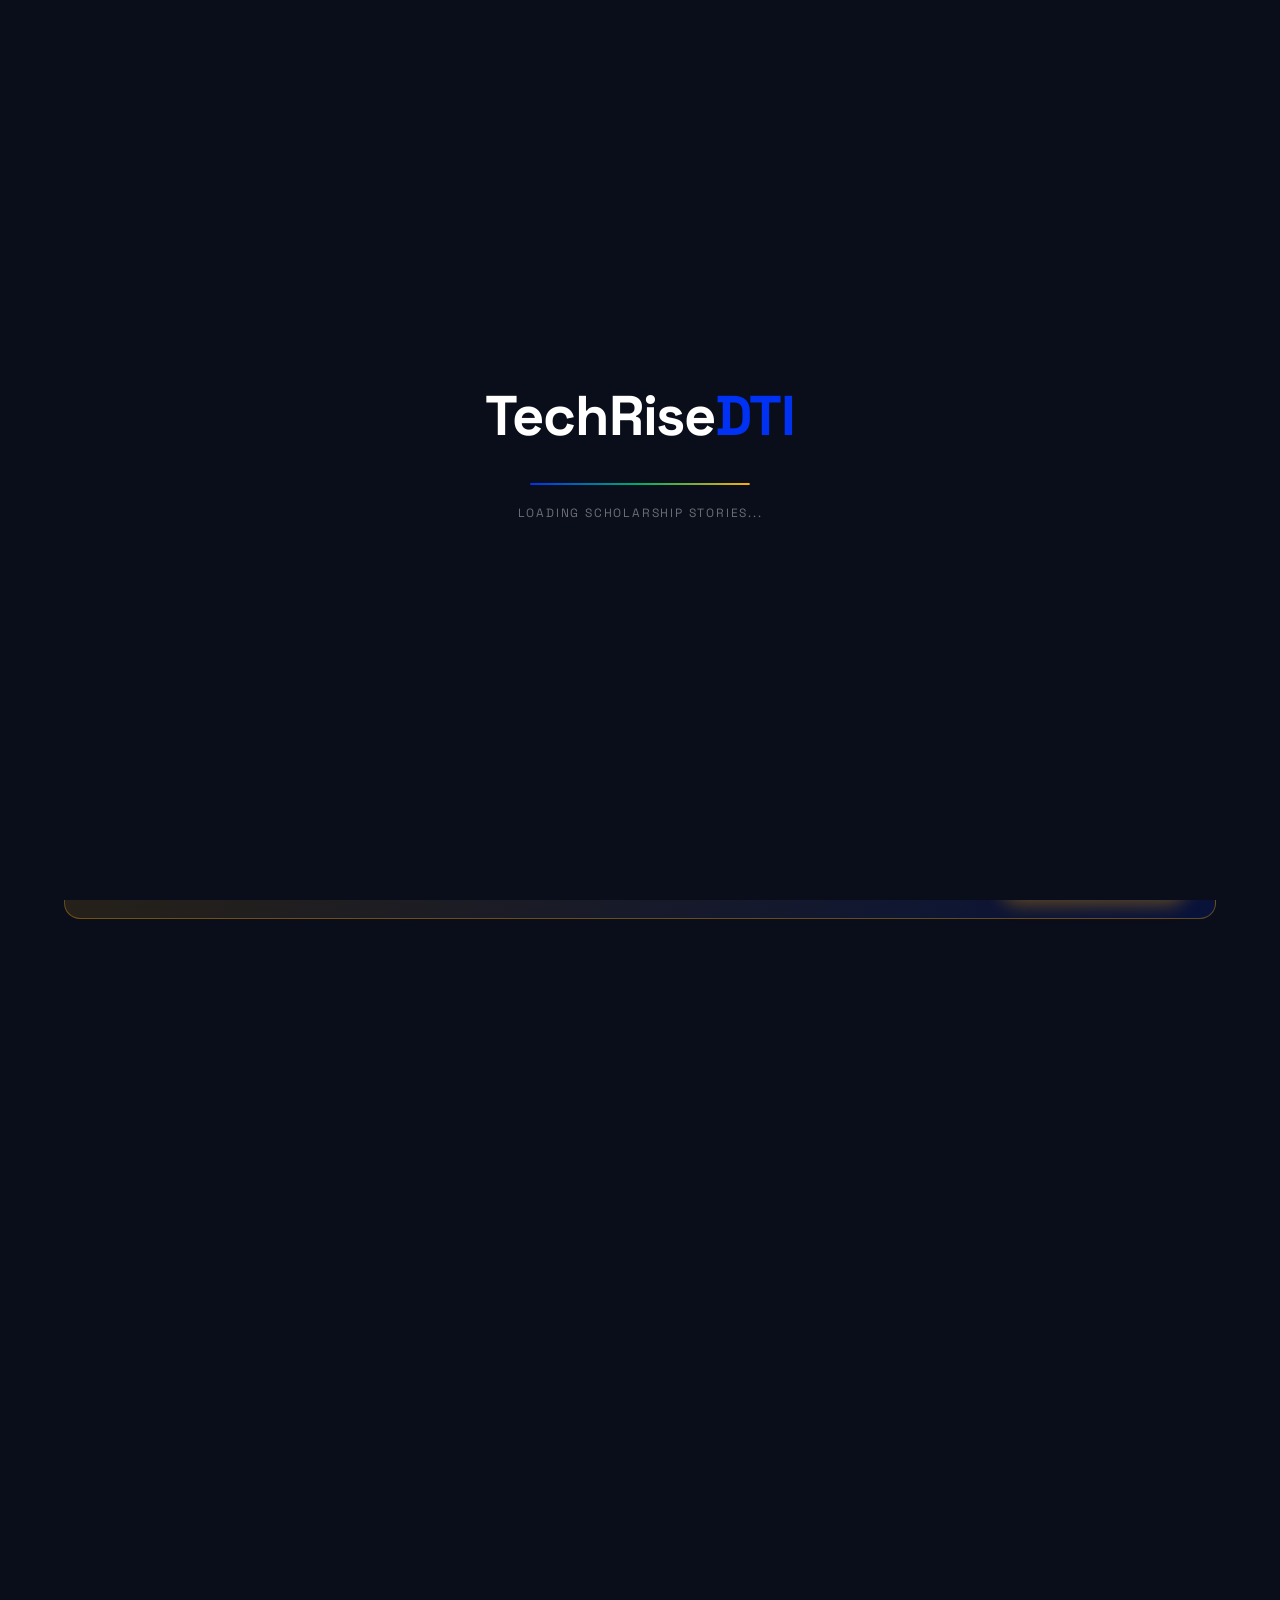
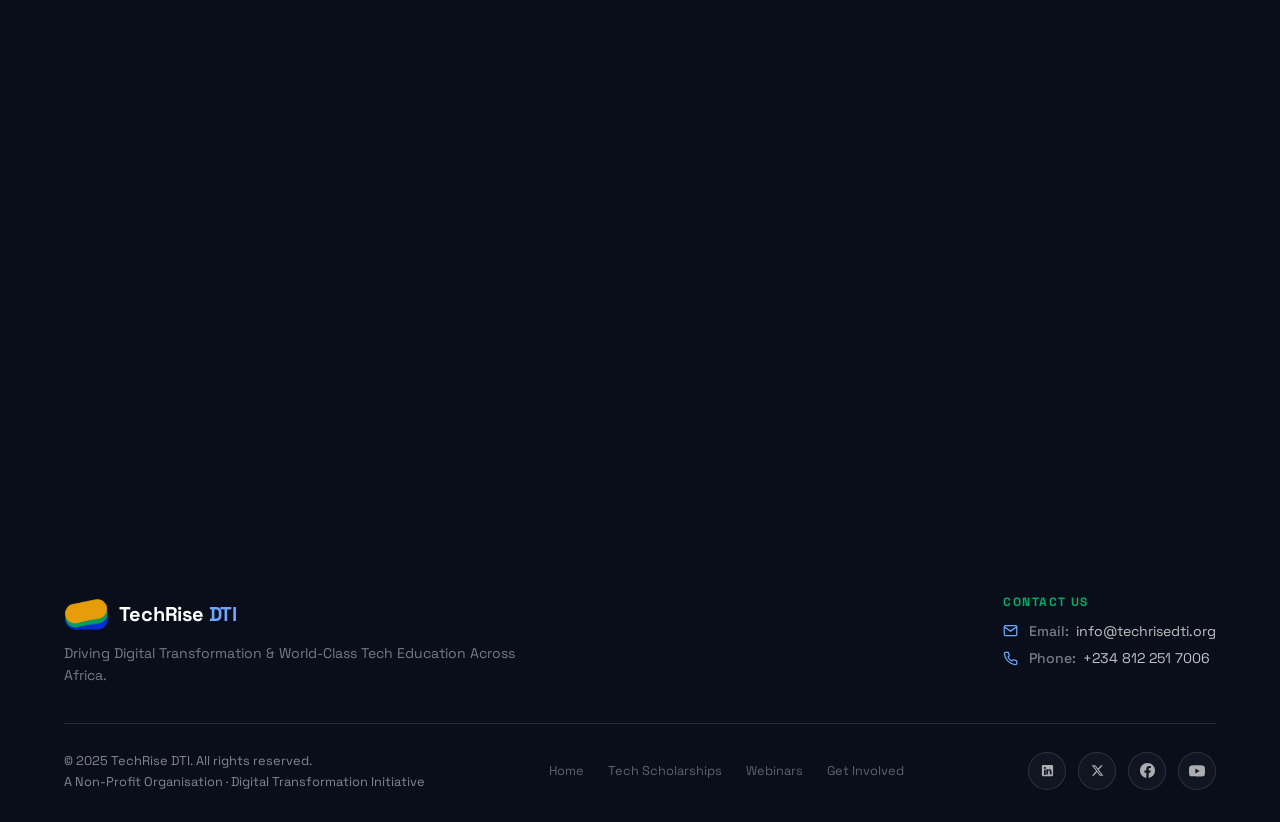
<file: scholarships.html>
<!DOCTYPE html>
<html lang="en">
<head>
  <meta charset="UTF-8" />
  <meta name="viewport" content="width=device-width, initial-scale=1.0" />
  <title>Tech Scholarships &amp; Beneficiaries — TechRise DTI</title>
  <meta name="description" content="Discover inspiring stories of African youth empowered through TechRise DTI tech scholarships, Start A Skill (SAS) program, and Job Starter Packs." />
  <meta name="keywords" content="TechRise DTI Scholarships, African Tech Beneficiaries, Start A Skill, Youth Tech Empowerment, Coding Scholarships, Laptops for Youth Africa" />
  <meta property="og:title" content="Tech Scholarships &amp; Beneficiaries — TechRise DTI" />
  <meta property="og:description" content="Meet the beneficiaries and future builders empowered by TechRise DTI scholarships across Africa." />
  <meta property="og:type" content="website" />
  <link rel="preconnect" href="https://fonts.googleapis.com" />
  <link rel="preconnect" href="https://fonts.gstatic.com" crossorigin />
  <link href="https://fonts.googleapis.com/css2?family=Inter:wght@300;400;500;600;700&family=Playfair+Display:ital,wght@0,700;0,800;0,900;1,700&family=Space+Grotesk:wght@300;400;500;600;700&display=swap" rel="stylesheet" />
  <link rel="stylesheet" href="style.css" />
</head>
<body class="scholarships-page">

  <!-- Custom Magnetic Cursor -->
  <div class="cursor" id="cursor"></div>
  <div class="cursor-follower" id="cursor-follower"></div>

  <!-- Page Loader -->
  <div class="page-loader" id="page-loader">
    <div class="loader-content">
      <div class="loader-logo">TechRise<span>DTI</span></div>
      <div class="loader-bar"><div class="loader-bar-fill"></div></div>
      <div class="loader-text">Loading Scholarship Stories...</div>
    </div>
  </div>

  <!-- Navigation Bar -->
  <nav class="navbar" id="navbar">
    <div class="nav-container">
      <a href="index.html" class="nav-logo" id="nav-logo-link">
        <img src="img/Techrise icon logo.png" alt="TechRise DTI" class="nav-logo-img" />
        <span class="nav-logo-text">TechRise <span class="logo-accent">DTI</span></span>
      </a>
      <div class="nav-center">
        <button class="nav-menu-btn" id="menu-toggle" aria-label="Toggle Menu">
          <span class="menu-line"></span>
          <span class="menu-label">Menu</span>
        </button>
      </div>
      <a href="index.html#contact" class="nav-cta" id="nav-cta">
        <span class="cta-dot"></span>
        <span class="cta-text">Get Involved</span>
      </a>
    </div>
  </nav>

  <!-- Fullscreen Navigation Menu Overlay -->
  <div class="menu-overlay" id="menu-overlay">
    <div class="menu-overlay-inner">
      <nav class="menu-nav">
        <a href="index.html#about" class="menu-link" data-index="01">About Us</a>
        <a href="index.html#mission" class="menu-link" data-index="02">Mission &amp; Vision</a>
        
        <div class="menu-dropdown-group open" id="menu-programs-group">
          <button class="menu-link menu-dropdown-toggle" id="menu-programs-toggle" data-index="03" aria-expanded="true">
            <span>Programs</span>
            <span class="menu-toggle-icon">&minus;</span>
          </button>
          <div class="menu-dropdown-list" id="menu-programs-list">
            <a href="scholarships.html" class="menu-sublink active">
              <span class="sublink-arrow">&#8594;</span>
              <span>Tech Scholarships</span>
            </a>
            <a href="webinars.html" class="menu-sublink">
              <span class="sublink-arrow">&#8594;</span>
              <span>Literacy Workshops &amp; Webinars</span>
            </a>
          </div>
        </div>

        <a href="index.html#stories" class="menu-link" data-index="04">Stories</a>
        <a href="index.html#partners" class="menu-link" data-index="05">Partners</a>
        <a href="index.html#contact" class="menu-link" data-index="06">Get Involved</a>
      </nav>
      <div class="menu-footer">
        <div class="menu-social">
          <a href="#" class="social-link">LinkedIn</a>
          <a href="#" class="social-link">X</a>
          <a href="#" class="social-link">Facebook</a>
        </div>
        <div class="menu-contact-info">
          <span>info@techrisedti.org</span>
          <span>Abuja, Nigeria · EST 2023</span>
        </div>
      </div>
    </div>
  </div>

  <!-- Hero Header -->
  <header class="scholar-hero">
    <div class="scholar-hero-glow"></div>
    <div class="scholar-hero-grid-pattern"></div>
    <div class="scholar-hero-container">
      <div class="scholar-hero-badges-row reveal-up">
        <div class="scholar-hero-badge">
          <span class="hero-dot"></span>
          <span>TECHRISE DTI SCHOLARSHIPS &amp; IMPACT</span>
        </div>
        <div class="scholar-hero-partner-badge">
          <span class="partner-pulse-dot"></span>
          <span>In Strategic Partnership with <strong>Dev &amp; Design</strong></span>
        </div>
      </div>
      <h1 class="scholar-hero-title reveal-up" data-delay="0.1">
        Empowering Africa's<br>
        <em>Next Generation of Builders</em>
      </h1>
      <p class="scholar-hero-desc reveal-up" data-delay="0.2">
        In partnership with <strong>Dev &amp; Design</strong>, our scholarship programs provide fully funded digital education, laptops, data stipends, and dedicated mentorship to grassroots African youth — bridging the digital divide and creating direct pathways into global technology careers.
      </p>

      <!-- Key Stats Bar -->
      <div class="scholar-stats-strip reveal-up" data-delay="0.3">
        <div class="s-stat-item">
          <span class="s-stat-num">1000+</span>
          <span class="s-stat-label">Cohort 1 Beneficiaries</span>
        </div>
        <div class="s-stat-divider"></div>
        <div class="s-stat-item">
          <span class="s-stat-num">100%</span>
          <span class="s-stat-label">Fully Funded Tuition</span>
        </div>
        <div class="s-stat-divider"></div>
        <div class="s-stat-item">
          <span class="s-stat-num">85%+</span>
          <span class="s-stat-label">Career Transition Rate</span>
        </div>
        <div class="s-stat-divider"></div>
        <div class="s-stat-item">
          <span class="s-stat-num">Pan-African</span>
          <span class="s-stat-label">Youth Impact</span>
        </div>
      </div>
    </div>
  </header>

  <!-- ══ COHORT 2 REGISTRATION ANNOUNCEMENT BANNER ═══════════ -->
  <div class="scholar-banner-wrap">
    <div class="scholar-announcement-bar">
      <div class="scholar-bar-inner">
        <div class="scholar-bar-left">
          <span class="scholar-open-badge">
            <span class="scholar-pulse"></span>
            REGISTRATION OPEN
          </span>
          <div class="scholar-bar-text">
            <strong>Start A Skill (SAS) — Cohort 2 is Now Accepting Applications</strong>
            <span>In partnership with Veronica Anthony Foundation · Free digital skills training for African youth</span>
          </div>
        </div>
        <a href="https://bit.ly/SAS_Programme" target="_blank" rel="noopener noreferrer" class="scholar-apply-btn">
          <span>Apply for Cohort 2</span>
          <svg width="14" height="14" viewBox="0 0 24 24" fill="none" stroke="currentColor" stroke-width="2.5"><path d="M5 12h14M12 5l7 7-7 7"/></svg>
        </a>
      </div>
    </div>
  </div>

  <!-- Main Content Area -->
  <main class="scholar-main-wrap">

    <!-- Featured Beneficiary Spotlight Section -->
    <section class="scholar-spotlight-section">
      <div class="scholar-container">
        <div class="section-top-label reveal-up">( FEATURED SCHOLAR SPOTLIGHT )</div>
        
        <div class="scholar-spotlight-card reveal-up" data-delay="0.1">
          <div class="spotlight-media-col">
            <img src="img/beneficiary_alasa.jpg" alt="Alasa Great Asekomhe" class="spotlight-avatar-img" />
            <div class="spotlight-badge-pill">
              <span class="spotlight-dot"></span>
              Software Engineering
            </div>
          </div>
          <div class="spotlight-info-col">
            <div class="spotlight-top-tags">
              <span class="spotlight-track-tag">Software Development Track</span>
              <span class="spotlight-partner-tag">In Partnership with Dev &amp; Design</span>
              <span class="spotlight-loc-tag">Nigeria</span>
            </div>
            <h2 class="spotlight-name">Alasa Great Asekomhe</h2>
            <p class="spotlight-role">Front End Developer &amp; TechRise Scholar</p>
            <blockquote class="spotlight-quote">
              "Before TechRise, I had the passion for technology but lacked a capable workstation and structured guidance. The scholarship provided me with a high-performance laptop, internet support, and 6 months of rigorous coding mentorship. Today, I engineer modern web platforms and scalable applications with confidence."
            </blockquote>
            
            <div class="spotlight-skills-row">
              <span class="spotlight-skill">JavaScript</span>
              <span class="spotlight-skill">React.js</span>
              <span class="spotlight-skill">Node.js</span>
              <span class="spotlight-skill">Git &amp; GitHub</span>
            </div>

            <div class="spotlight-footer-meta">
              <div class="spotlight-meta-block">
                <span class="meta-label">SCHOLARSHIP PROGRAM</span>
                <span class="meta-val">Tech Scholarship · Dev &amp; Design Partnership</span>
              </div>
              <div class="spotlight-meta-block">
                <span class="meta-label">CURRENT STATUS</span>
                <span class="meta-val highlight-green">Software Engineer</span>
              </div>
            </div>
          </div>
        </div>
      </div>
    </section>

    <!-- Beneficiaries Directory Gallery -->
    <section class="scholar-gallery-section" id="beneficiaries-gallery">
      <div class="scholar-container">
        
        <div class="gallery-header-row reveal-up">
          <div>
            <div class="section-top-label">( OUR SCHOLARS &amp; ALUMNI )</div>
            <h2 class="gallery-section-title">Meet Our Scholarship Beneficiaries</h2>
            <p class="gallery-section-subtitle">Real people, real transformation. Explore the journeys of young Africans who received tuition, developer laptops, and mentorship through TechRise DTI in partnership with Dev &amp; Design.</p>
          </div>
          <div class="gallery-count-badge" id="scholars-count-badge">
            Showing 7 Beneficiaries
          </div>
        </div>

        <!-- Filter & Search Toolbar -->
        <div class="gallery-filter-toolbar reveal-up" data-delay="0.1">
          <div class="filter-tabs-wrapper">
            <button class="scholar-filter-tab active" data-category="all">All Scholars (7)</button>
            <button class="scholar-filter-tab" data-category="software">Software Dev</button>
            <button class="scholar-filter-tab" data-category="design">UI/UX Design</button>
            <button class="scholar-filter-tab" data-category="data-ai">Data &amp; AI</button>
          </div>

          <div class="scholar-search-box">
            <svg class="search-icon" width="16" height="16" viewBox="0 0 24 24" fill="none" stroke="currentColor" stroke-width="2"><circle cx="11" cy="11" r="8"/><path d="m21 21-4.3-4.3"/></svg>
            <input type="text" id="scholar-search-input" placeholder="Search by name, skill, or location..." aria-label="Search scholars" />
            <button class="search-clear-btn" id="scholar-search-clear" style="display:none;" aria-label="Clear search">&times;</button>
          </div>
        </div>

        <!-- Beneficiaries Grid -->
        <div class="scholars-grid" id="scholars-grid">

          <!-- Scholar 1: Alasa Great Asekomhe -->
          <article class="scholar-card reveal-up" data-category="software" data-scholar="alasa" data-delay="0.05">
            <div class="scholar-card-top">
              <div class="scholar-avatar-wrap">
                <img src="img/beneficiary_alasa.jpg" alt="Alasa Great Asekomhe" class="scholar-avatar" />
              </div>
              <div class="scholar-card-headings">
                <h3 class="scholar-name">Alasa Great Asekomhe</h3>
                <span class="scholar-title-tag">Front End Developer</span>
                <span class="scholar-location">
                  <svg width="12" height="12" viewBox="0 0 24 24" fill="none" stroke="currentColor" stroke-width="2"><path d="M12 2a8 8 0 0 0-8 8c0 5.25 8 12 8 12s8-6.75 8-12a8 8 0 0 0-8-8z"/><circle cx="12" cy="10" r="3"/></svg>
                  Nigeria
                </span>
              </div>
            </div>
            <div class="scholar-card-body">
              <p class="scholar-summary">
                "The scholarship change the trajectory of my life and i started my tech journey with TechRise DTI and Dev and Design made it possible, and today i'm a Software Engineer"
              </p>
              <div class="scholar-tags-row">
                <span>JavaScript</span>
                <span>React</span>
                <span>Node.js</span>
              </div>
            </div>
            <div class="scholar-card-footer">
              <span class="scholar-program-note">Tech Scholarship Recipient</span>
              <button class="scholar-read-btn open-scholar-modal" data-scholar="alasa">
                Read Story <span>&#8594;</span>
              </button>
            </div>
          </article>

          <!-- Scholar 2: Binta Ochalifu -->
          <article class="scholar-card reveal-up" data-category="design" data-scholar="binta" data-delay="0.1">
            <div class="scholar-card-top">
              <div class="scholar-avatar-wrap">
                <img src="img/beneficiary_binta.jpg" alt="Binta Ochalifu" class="scholar-avatar" />
              </div>
              <div class="scholar-card-headings">
                <h3 class="scholar-name">Binta Ochalifu</h3>
                <span class="scholar-title-tag">UI/UX Designer</span>
                <span class="scholar-location">
                  <svg width="12" height="12" viewBox="0 0 24 24" fill="none" stroke="currentColor" stroke-width="2"><path d="M12 2a8 8 0 0 0-8 8c0 5.25 8 12 8 12s8-6.75 8-12a8 8 0 0 0-8-8z"/><circle cx="12" cy="10" r="3"/></svg>
                  Abuja, Nigeria
                </span>
              </div>
            </div>
            <div class="scholar-card-body">
              <p class="scholar-summary">
                "Through TechRise DTI, I gained essential digital productivity, modern workplace tools, and problem-solving skills to excel in the digital economy."
              </p>
              <div class="scholar-tags-row">
                <span>Digital Skills</span>
                <span>Product Ops</span>
                <span>UI Workflow</span>
              </div>
            </div>
            <div class="scholar-card-footer">
              <span class="scholar-program-note">UI/UX Scholarship Recipient</span>
              <button class="scholar-read-btn open-scholar-modal" data-scholar="binta">
                Read Story <span>&#8594;</span>
              </button>
            </div>
          </article>

          <!-- Scholar 3: Etieno Usenenang -->
          <article class="scholar-card reveal-up" data-category="design" data-scholar="etieno" data-delay="0.15">
            <div class="scholar-card-top">
              <div class="scholar-avatar-wrap">
                <img src="img/beneficiary_etieno.jpg" alt="Etieno Usenenang" class="scholar-avatar" />
              </div>
              <div class="scholar-card-headings">
                <h3 class="scholar-name">Etieno Usenenang</h3>
                <span class="scholar-title-tag">UI/UX &amp; Product Designer</span>
                <span class="scholar-location">
                  <svg width="12" height="12" viewBox="0 0 24 24" fill="none" stroke="currentColor" stroke-width="2"><path d="M12 2a8 8 0 0 0-8 8c0 5.25 8 12 8 12s8-6.75 8-12a8 8 0 0 0-8-8z"/><circle cx="12" cy="10" r="3"/></svg>
                  Nigeria
                </span>
              </div>
            </div>
            <div class="scholar-card-body">
              <p class="scholar-summary">
                "Through the TechRise DTI UI/UX Scholarship, I mastered user experience research, wireframing, and Figma design systems to design user-centric digital products."
              </p>
              <div class="scholar-tags-row">
                <span>Figma</span>
                <span>UI/UX</span>
                <span>Design Systems</span>
              </div>
            </div>
            <div class="scholar-card-footer">
              <span class="scholar-program-note">UI/UX Scholarship Recipient</span>
              <button class="scholar-read-btn open-scholar-modal" data-scholar="etieno">
                Read Story <span>&#8594;</span>
              </button>
            </div>
          </article>

          <!-- Scholar 4: Adesemoye Ilerioluwa -->
          <article class="scholar-card reveal-up" data-category="software data-ai" data-scholar="adesemoye" data-delay="0.2">
            <div class="scholar-card-top">
              <div class="scholar-avatar-wrap">
                <img src="img/beneficiary_adesemoye.jpg" alt="Adesemoye Ilerioluwa" class="scholar-avatar" />
              </div>
              <div class="scholar-card-headings">
                <h3 class="scholar-name">Adesemoye Ilerioluwa</h3>
                <span class="scholar-title-tag">Software Engineering Scholar</span>
                <span class="scholar-location">
                  <svg width="12" height="12" viewBox="0 0 24 24" fill="none" stroke="currentColor" stroke-width="2"><path d="M12 2a8 8 0 0 0-8 8c0 5.25 8 12 8 12s8-6.75 8-12a8 8 0 0 0-8-8z"/><circle cx="12" cy="10" r="3"/></svg>
                  Nigeria
                </span>
              </div>
            </div>
            <div class="scholar-card-body">
              <p class="scholar-summary">
                "Having a dedicated laptop and direct mentorship through TechRise allowed me to build real-world software applications and prepare for global tech roles."
              </p>
              <div class="scholar-tags-row">
                <span>Full-Stack</span>
                <span>React</span>
                <span>Backend APIs</span>
              </div>
            </div>
            <div class="scholar-card-footer">
              <span class="scholar-program-note">Tech Scholarship Recipient</span>
              <button class="scholar-read-btn open-scholar-modal" data-scholar="adesemoye">
                Read Story <span>&#8594;</span>
              </button>
            </div>
          </article>

          <!-- Scholar 5: Nurudeen -->
          <article class="scholar-card reveal-up" data-category="data-ai" data-scholar="nurudeen" data-delay="0.25">
            <div class="scholar-card-top">
              <div class="scholar-avatar-wrap">
                <img src="img/beneficiary_nurudeen.jpg" alt="Nurudeen" class="scholar-avatar" />
              </div>
              <div class="scholar-card-headings">
                <h3 class="scholar-name">Sanusi Nurudeen</h3>
                <span class="scholar-title-tag">Data Analytics &amp; AI Scholar</span>
                <span class="scholar-location">
                  <svg width="12" height="12" viewBox="0 0 24 24" fill="none" stroke="currentColor" stroke-width="2"><path d="M12 2a8 8 0 0 0-8 8c0 5.25 8 12 8 12s8-6.75 8-12a8 8 0 0 0-8-8z"/><circle cx="12" cy="10" r="3"/></svg>
                  Nigeria
                </span>
              </div>
            </div>
            <div class="scholar-card-body">
              <p class="scholar-summary">
                "TechRise opened doors to data analytics and applied machine learning. I'm now deploying automated dashboards and analytical models for growing businesses."
              </p>
              <div class="scholar-tags-row">
                <span>Python</span>
                <span>SQL</span>
                <span>Power BI / AI</span>
              </div>
            </div>
            <div class="scholar-card-footer">
              <span class="scholar-program-note">Data &amp; AI Scholarship Track</span>
              <button class="scholar-read-btn open-scholar-modal" data-scholar="nurudeen">
                Read Story <span>&#8594;</span>
              </button>
            </div>
          </article>

          <!-- Scholar 6: Okoi -->
          <article class="scholar-card reveal-up" data-category="software" data-scholar="okoi" data-delay="0.3">
            <div class="scholar-card-top">
              <div class="scholar-avatar-wrap">
                <img src="img/beneficiary_okoi.jpg" alt="Okoi" class="scholar-avatar" />
              </div>
              <div class="scholar-card-headings">
                <h3 class="scholar-name">Okoi Okoi Otu</h3>
                <span class="scholar-title-tag">Front End Developer</span>
                <span class="scholar-location">
                  <svg width="12" height="12" viewBox="0 0 24 24" fill="none" stroke="currentColor" stroke-width="2"><path d="M12 2a8 8 0 0 0-8 8c0 5.25 8 12 8 12s8-6.75 8-12a8 8 0 0 0-8-8z"/><circle cx="12" cy="10" r="3"/></svg>
                  Nigeria
                </span>
              </div>
            </div>
            <div class="scholar-card-body">
              <p class="scholar-summary">
                "Transitioned from zero tech background to building web applications and empowering peers in my local community with digital skills."
              </p>
              <div class="scholar-tags-row">
                <span>Front-End</span>
                <span>Web Dev</span>
                <span>React</span>
              </div>
            </div>
            <div class="scholar-card-footer">
              <span class="scholar-program-note">Front End Development Scholarship</span>
              <button class="scholar-read-btn open-scholar-modal" data-scholar="okoi">
                Read Story <span>&#8594;</span>
              </button>
            </div>
          </article>

          <!-- Scholar 7: Happiness -->
          <article class="scholar-card reveal-up" data-category="design" data-scholar="happiness" data-delay="0.35">
            <div class="scholar-card-top">
              <div class="scholar-avatar-wrap">
                <img src="img/beneficiary_happiness.jpg" alt="Happiness Emmanuel" class="scholar-avatar" />
              </div>
              <div class="scholar-card-headings">
                <h3 class="scholar-name">Happiness Emmanuel</h3>
                <span class="scholar-title-tag">UI/UX Design Scholar</span>
                <span class="scholar-location">
                  <svg width="12" height="12" viewBox="0 0 24 24" fill="none" stroke="currentColor" stroke-width="2"><path d="M12 2a8 8 0 0 0-8 8c0 5.25 8 12 8 12s8-6.75 8-12a8 8 0 0 0-8-8z"/><circle cx="12" cy="10" r="3"/></svg>
                  Nigeria
                </span>
              </div>
            </div>
            <div class="scholar-card-body">
              <p class="scholar-summary">
                "The scholarship removed financial barriers and equipped me with high-demand digital productivity and administrative technology skills."
              </p>
              <div class="scholar-tags-row">
                <span>Figma</span>
                <span>UI Design</span>
                <span>UX Research</span>
              </div>
            </div>
            <div class="scholar-card-footer">
              <span class="scholar-program-note">Start A Skill &amp; Women in Tech</span>
              <button class="scholar-read-btn open-scholar-modal" data-scholar="happiness">
                Read Story <span>&#8594;</span>
              </button>
            </div>
          </article>

        </div>

        <!-- No Results Fallback -->
        <div class="scholar-no-results" id="scholar-no-results" style="display: none;">
          <div class="no-results-icon">&#128269;</div>
          <h4>No scholars match your search</h4>
          <p>Try searching for different keywords or reset your filters.</p>
          <button class="btn-secondary" id="scholar-reset-btn">Reset All Filters</button>
        </div>

      </div>
    </section>

    <!-- Scholarship Programs Tracks -->
    <section class="scholar-programs-overview">
      <div class="scholar-container">
        <div class="section-top-label reveal-up">( SCHOLARSHIP PATHWAYS )</div>
        <h2 class="overview-title reveal-up">How Our Scholarships Work</h2>
        <p class="overview-desc reveal-up">We eliminate financial barriers so Africa's most promising minds can focus on mastering high-demand skills.</p>

        <div class="overview-grid reveal-up" data-delay="0.1">
          <!-- Pillar 1 -->
          <div class="overview-card">
            <div class="overview-icon-box">
              <svg width="26" height="26" viewBox="0 0 24 24" fill="none" stroke="currentColor" stroke-width="2"><rect x="2" y="3" width="20" height="14" rx="2" ry="2"/><line x1="8" y1="21" x2="16" y2="21"/><line x1="12" y1="17" x2="12" y2="21"/></svg>
            </div>
            <div class="overview-partner-pill">In Partnership with Dev &amp; Design</div>
            <h3 class="overview-card-title">Tech Scholarships</h3>
            <p class="overview-card-text">Organised in partnership with Dev &amp; Design. Full tech-stack tuition coupled with training and mentorship.</p>
          </div>

          <!-- Pillar 2 -->
          <div class="overview-card">
            <div class="overview-icon-box icon-green">
              <svg width="26" height="26" viewBox="0 0 24 24" fill="none" stroke="currentColor" stroke-width="2"><path d="M12 2L2 7l10 5 10-5-10-5zM2 17l10 5 10-5M2 12l10 5 10-5"/></svg>
            </div>
            <div class="overview-partner-pill">In Partnership with VAF</div>
            <h3 class="overview-card-title">Start A Skill (SAS) Program</h3>
            <p class="overview-card-text">Organised in partnership with Veronica Anthony Foundation. Focused on equipping African youth with foundational and intermediate digital literacy &amp; AI tools.</p>
          </div>

          <!-- Pillar 3 -->
          <div class="overview-card">
            <div class="overview-icon-box icon-amber">
              <svg width="26" height="26" viewBox="0 0 24 24" fill="none" stroke="currentColor" stroke-width="2"><path d="M17 21v-2a4 4 0 0 0-4-4H5a4 4 0 0 0-4 4v2"/><circle cx="9" cy="7" r="4"/><path d="M23 21v-2a4 4 0 0 0-3-3.87"/><path d="M16 3.13a4 4 0 0 1 0 7.75"/></svg>
            </div>
            <div class="overview-partner-pill">Community &amp; Industry Tracks</div>
            <h3 class="overview-card-title">Women in Tech / SheLeads</h3>
            <p class="overview-card-text">Dedicated scholarship cohort supporting women and girls in STEM with female tech leadership mentorship, portfolio reviews, and career placement.</p>
          </div>
        </div>
      </div>
    </section>

    <!-- Strategic Scholarship Partners Showcase -->
    <section class="scholar-partners-section">
      <div class="scholar-container">
        <div class="section-top-label reveal-up" style="text-align: center;">( STRATEGIC SCHOLARSHIP PARTNERS )</div>
        <h2 class="overview-title reveal-up" style="text-align: center; margin-bottom: 2.5rem;">Partnering to Accelerate African Tech Talent</h2>
        
        <div class="scholar-partners-grid reveal-up" data-delay="0.1">
          <div class="scholar-partner-card featured-partner">
            <div class="scholar-partner-logo-box">
              <img src="img/DEV-design.svg" alt="Dev & Design" class="scholar-partner-logo-img" />
            </div>
            <div class="scholar-partner-info">
              <div class="partner-role-pill">Primary Scholarship Partner</div>
              <h4 class="partner-org-name">Dev &amp; Design</h4>
              <p class="partner-org-desc">Co-sponsoring technical software engineering scholarships, developer workstations, and intensive coding mentorship for high-potential African builders.</p>
            </div>
          </div>

          <div class="scholar-partner-card">
            <div class="scholar-partner-logo-box">
              <img src="img/VAF.png" alt="Veronica Anthony Foundation" class="scholar-partner-logo-img" />
            </div>
            <div class="scholar-partner-info">
              <div class="partner-role-pill">Start A Skill (SAS) Partner</div>
              <h4 class="partner-org-name">Veronica Anthony Foundation</h4>
              <p class="partner-org-desc">Championing grassroots digital skills, digital productivity, and career acceleration for youths across Nigerian communities.</p>
            </div>
          </div>

          <div class="scholar-partner-card">
            <div class="scholar-partner-logo-box">
              <img src="img/Tovero-logo.png" alt="Tovero" class="scholar-partner-logo-img" />
            </div>
            <div class="scholar-partner-info">
              <div class="partner-role-pill">Ecosystem Partner</div>
              <h4 class="partner-org-name">Tovero Energy</h4>
              <p class="partner-org-desc">Collaborating to expand tech accessibility, community resources, and digital transformation for African innovators.</p>
            </div>
          </div>
        </div>
      </div>
    </section>

    <!-- Sponsor / Apply CTA Section -->
    <section class="scholar-cta-section">
      <div class="scholar-container">
        <div class="scholar-cta-box reveal-up">
          <div class="scholar-cta-content">
            <div class="cta-mini-tag">( GET INVOLVED )</div>
            <h3 class="scholar-cta-title">Want to sponsor a scholar or apply for the next cohort?</h3>
            <p class="scholar-cta-desc">
              Whether you are an aspiring African youth ready to launch your tech career or an organisation passionate about sponsoring hardware and tuition, let's build the future together.
            </p>
            <div class="scholar-cta-actions">
              <a href="https://bit.ly/SAS_Programme" target="_blank" rel="noopener noreferrer" class="btn-primary">
                <span>Apply for Scholarship / Cohort 2</span>
                <span class="btn-arrow">&#8599;</span>
              </a>
              <a href="mailto:info@techrisedti.org" class="btn-secondary">
                <span>Sponsor a Scholar / Donate Laptops</span>
              </a>
            </div>
          </div>
          <div class="scholar-cta-glow"></div>
        </div>
      </div>
    </section>

  </main>

  <!-- ══ SCHOLAR DETAIL POPUP MODAL ═══════════════════════════ -->
  <div class="scholar-modal-backdrop" id="scholar-modal-backdrop">
    <div class="scholar-modal-dialog">
      <button class="scholar-modal-close" id="scholar-modal-close" aria-label="Close modal">&times;</button>
      
      <div class="scholar-modal-content">
        <div class="modal-scholar-header">
          <img src="img/beneficiary_alasa.jpg" alt="Scholar Portrait" class="modal-scholar-avatar" id="modal-scholar-avatar" />
          <div class="modal-scholar-intro">
            <span class="modal-scholar-badge" id="modal-scholar-badge">Cohort 1 Graduate</span>
            <h3 class="modal-scholar-name" id="modal-scholar-name">Alasa Great Asekomhe</h3>
            <p class="modal-scholar-role" id="modal-scholar-role">Full-Stack Developer</p>
            <span class="modal-scholar-location" id="modal-scholar-location">Nigeria</span>
          </div>
        </div>

        <div class="modal-scholar-body">
          <h4 class="modal-body-heading">Impact &amp; Transformation Story</h4>
          <blockquote class="modal-scholar-quote" id="modal-scholar-quote">
            "Before TechRise, I had the passion but lacked a computer and structured guidance."
          </blockquote>
          
          <div class="modal-details-grid">
            <div class="modal-detail-item">
              <span class="detail-label">Scholarship Track</span>
              <span class="detail-val" id="modal-scholar-track">Software Engineering &amp; Job Starter Pack</span>
            </div>
            <div class="modal-detail-item">
              <span class="detail-label">Career Outcome</span>
              <span class="detail-val highlight-green" id="modal-scholar-outcome">Employed in Tech &#10003;</span>
            </div>
          </div>

          <div class="modal-skills-section">
            <span class="detail-label">Skills &amp; Technologies Mastered</span>
            <div class="modal-skills-list" id="modal-scholar-skills">
              <span>React</span>
              <span>Node.js</span>
              <span>TypeScript</span>
            </div>
          </div>
        </div>
      </div>
    </div>
  </div>

  <!-- Footer -->
  <footer class="site-footer">
    <div class="footer-top">
      <div class="footer-brand">
        <div class="footer-logo">
          <img src="img/Techrise icon logo.png" alt="TechRise DTI" class="footer-logo-img" />
          <span class="footer-logo-text">TechRise <span class="footer-logo-accent">DTI</span></span>
        </div>
        <p class="footer-tagline">Driving Digital Transformation &amp; World-Class Tech Education Across Africa.</p>
      </div>
      <div class="footer-contact">
        <span class="footer-contact-title">Contact Us</span>
        <div class="footer-contact-items">
          <a href="mailto:info@techrisedti.org" class="footer-contact-item">
            <svg width="15" height="15" viewBox="0 0 24 24" fill="none" stroke="currentColor" stroke-width="2"><path d="M4 4h16c1.1 0 2 .9 2 2v12c0 1.1-.9 2-2 2H4c-1.1 0-2-.9-2-2V6c0-1.1.9-2 2-2z"/><polyline points="22,6 12,13 2,6"/></svg>
            <span><strong>Email:</strong> info@techrisedti.org</span>
          </a>
          <a href="tel:+2348122517006" class="footer-contact-item">
            <svg width="15" height="15" viewBox="0 0 24 24" fill="none" stroke="currentColor" stroke-width="2"><path d="M22 16.92v3a2 2 0 0 1-2.18 2 19.79 19.79 0 0 1-8.63-3.07 19.5 19.5 0 0 1-6-6 19.79 19.79 0 0 1-3.07-8.67A2 2 0 0 1 4.11 2h3a2 2 0 0 1 2 1.72 12.84 12.84 0 0 0 .7 2.81 2 2 0 0 1-.45 2.11L8.09 9.91a16 16 0 0 0 6 6l1.27-1.27a2 2 0 0 1 2.11-.45 12.84 12.84 0 0 0 2.81.7A2 2 0 0 1 22 16.92z"/></svg>
            <span><strong>Phone:</strong> +234 812 251 7006</span>
          </a>
        </div>
      </div>
    </div>
    <div class="footer-divider"></div>
    <div class="footer-bottom">
      <div class="footer-left">
        <span>&#169; 2025 TechRise DTI. All rights reserved.</span>
        <span>A Non-Profit Organisation · Digital Transformation Initiative</span>
      </div>
      <div class="footer-links">
        <a href="index.html">Home</a>
        <a href="scholarships.html">Tech Scholarships</a>
        <a href="webinars.html">Webinars</a>
        <a href="index.html#contact">Get Involved</a>
      </div>
      <div class="footer-social">
        <a href="https://www.linkedin.com/company/techrise-dti/" target="_blank" rel="noopener noreferrer" class="footer-social-link" aria-label="LinkedIn">
          <svg width="15" height="15" viewBox="0 0 24 24" fill="currentColor"><path d="M19 3a2 2 0 0 1 2 2v14a2 2 0 0 1-2 2H5a2 2 0 0 1-2-2V5a2 2 0 0 1 2-2h14m-.5 15.5v-5.3a3.26 3.26 0 0 0-3.26-3.26c-.85 0-1.84.52-2.28 1.3v-1.11h-2.79v8.37h2.79v-4.93c0-.77.62-1.4 1.39-1.4a1.4 1.4 0 0 1 1.4 1.4v4.93h2.75M6.46 10.9v8.37H9.2V10.9H6.46M7.83 6.45c-.89 0-1.61.72-1.61 1.61a1.61 1.61 0 0 0 1.61 1.61 1.61 1.61 0 0 0 1.61-1.61c0-.89-.72-1.61-1.61-1.61z"/></svg>
        </a>
        <a href="https://x.com/techRiseDTI" target="_blank" rel="noopener noreferrer" class="footer-social-link" aria-label="X (formerly Twitter)">
          <svg width="13" height="13" viewBox="0 0 24 24" fill="currentColor"><path d="M18.244 2.25h3.308l-7.227 8.26 8.502 11.24H16.17l-5.214-6.817L4.99 21.75H1.68l7.73-8.835L1.254 2.25H8.08l4.713 6.231zm-1.161 17.52h1.833L7.084 4.126H5.117z"/></svg>
        </a>
        <a href="https://www.facebook.com/techriseDTI" target="_blank" rel="noopener noreferrer" class="footer-social-link" aria-label="Facebook">
          <svg width="15" height="15" viewBox="0 0 24 24" fill="currentColor"><path d="M24 12.073c0-6.627-5.373-12-12-12s-12 5.373-12 12c0 5.99 4.388 10.954 10.125 11.854v-8.385H7.078v-3.47h3.047V9.43c0-3.007 1.792-4.669 4.533-4.669 1.312 0 2.686.235 2.686.235v2.953H15.83c-1.491 0-1.956.925-1.956 1.874v2.25h3.328l-.532 3.47h-2.796v8.385C19.612 23.027 24 18.062 24 12.073z"/></svg>
        </a>
        <a href="https://www.youtube.com/@Techrise-dti" target="_blank" rel="noopener noreferrer" class="footer-social-link" aria-label="YouTube">
          <svg width="16" height="16" viewBox="0 0 24 24" fill="currentColor"><path d="M23.498 6.186a3.016 3.016 0 0 0-2.122-2.136C19.505 3.545 12 3.545 12 3.545s-7.505 0-9.377.505A3.017 3.017 0 0 0 .502 6.186C0 8.07 0 12 0 12s0 3.93.502 5.814a3.016 3.016 0 0 0 2.122 2.136c1.871.505 9.376.505 9.376.505s7.505 0 9.377-.505a3.015 3.015 0 0 0 2.122-2.136C24 15.93 24 12 24 12s0-3.93-.502-5.814zM9.545 15.568V8.432L15.818 12l-6.273 3.568z"/></svg>
        </a>
      </div>
    </div>
  </footer>

  <script src="script.js"></script>
</body>
</html>
</file>
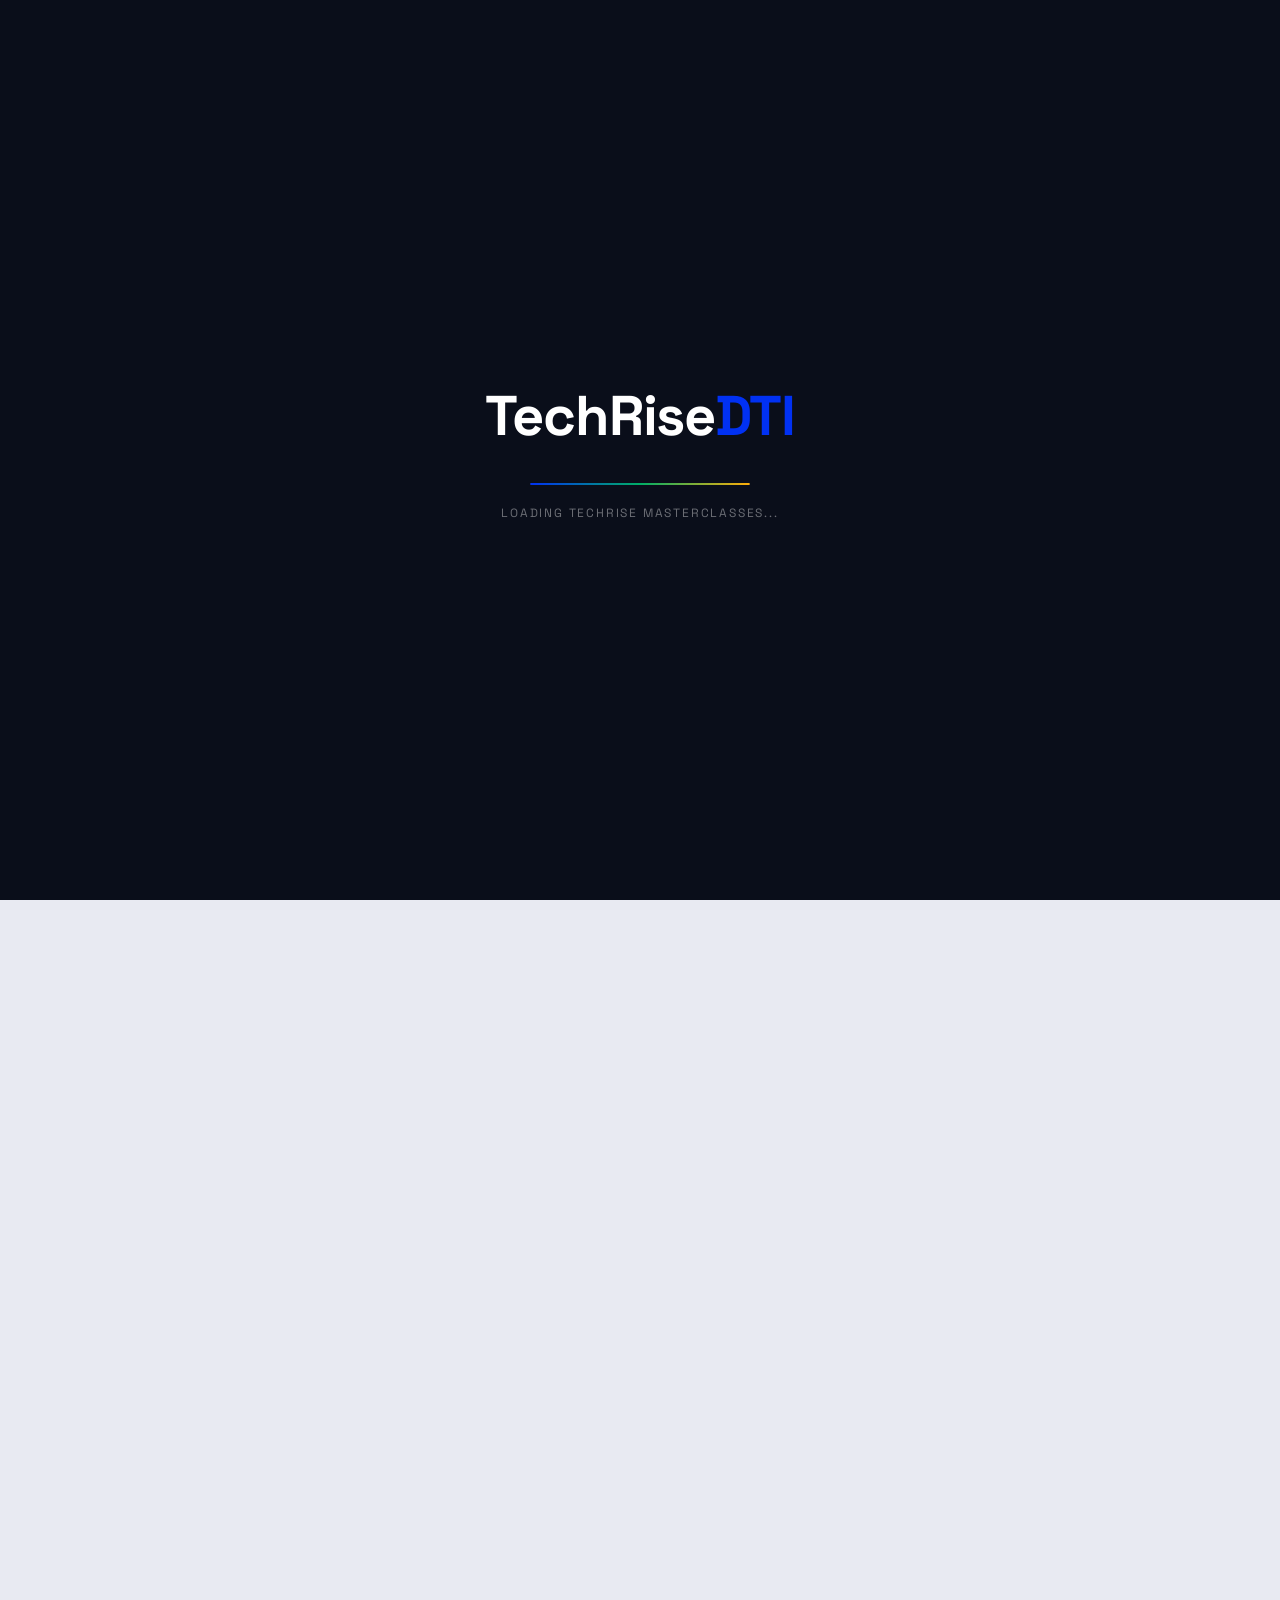
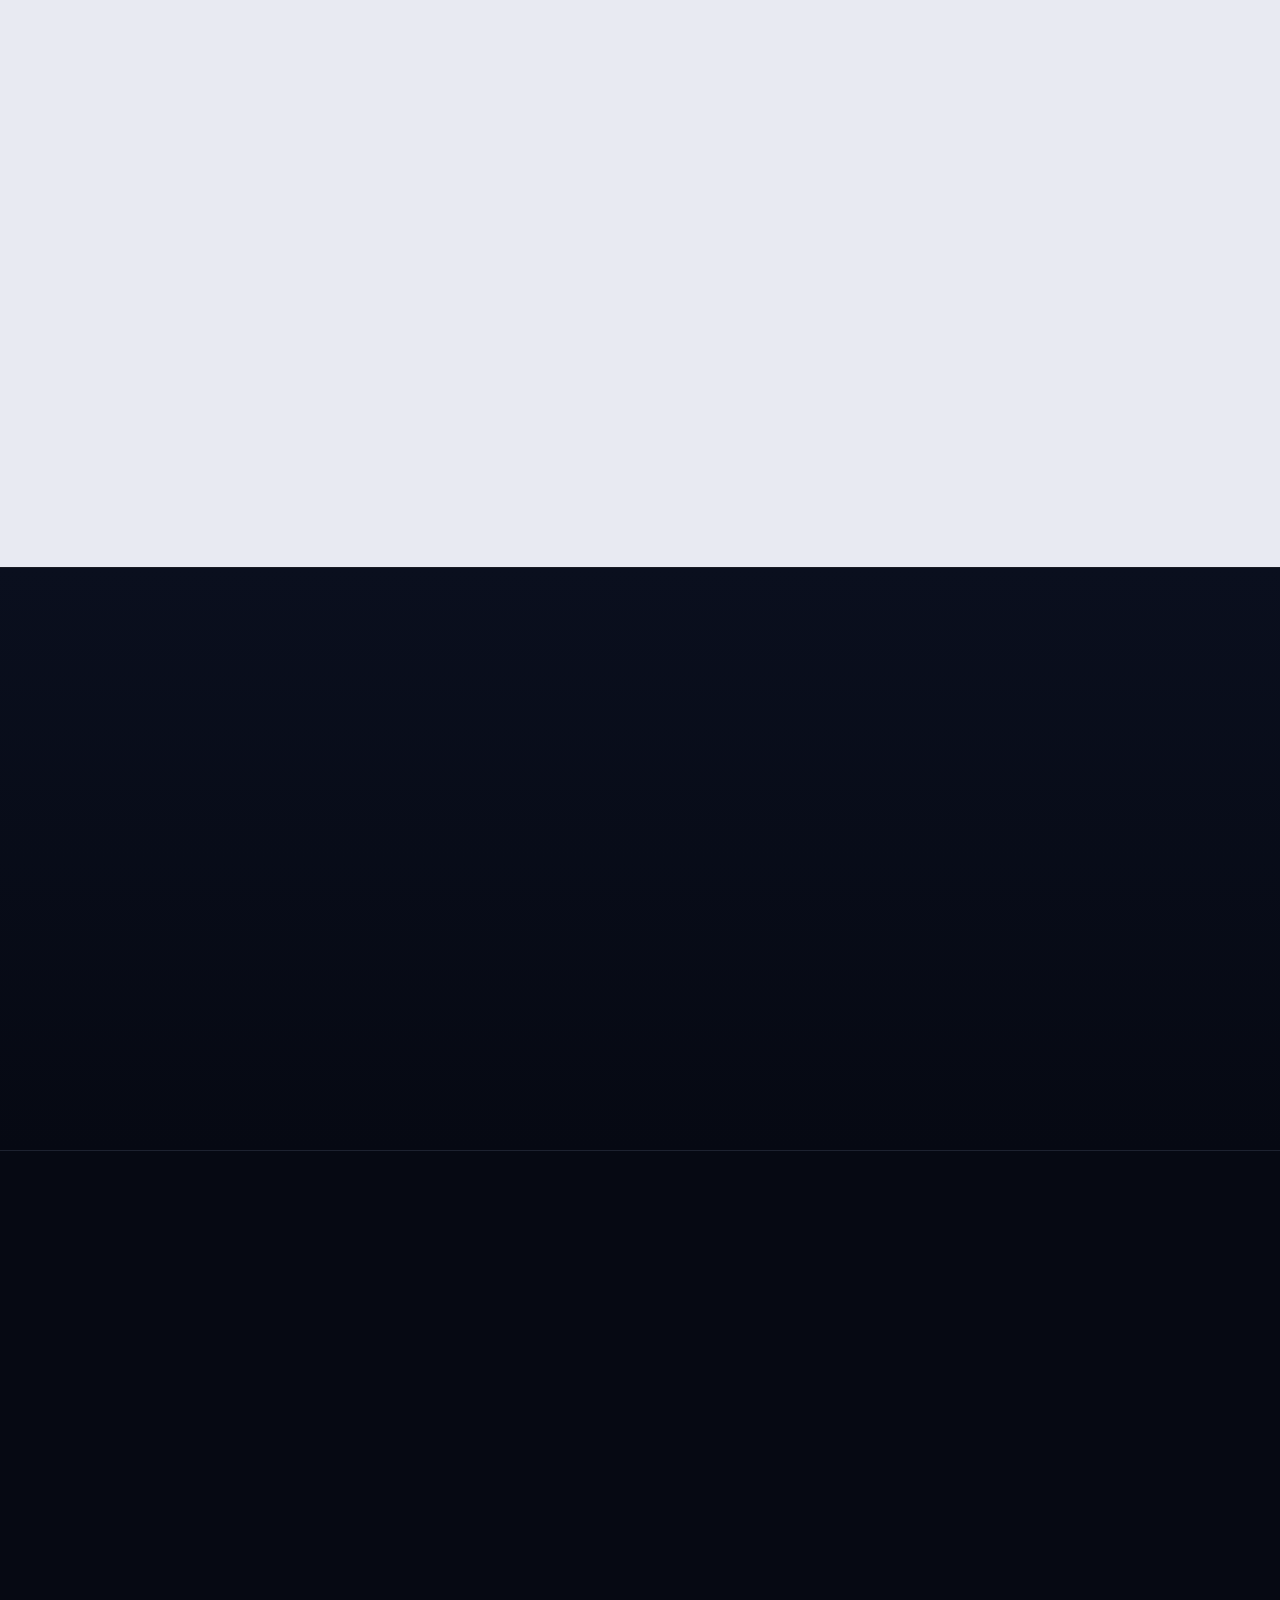
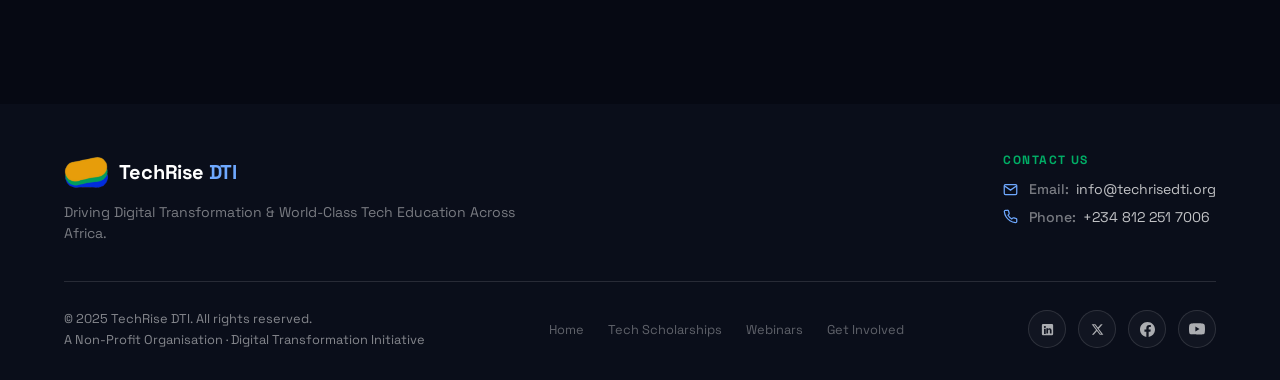
<file: webinars.html>
<!DOCTYPE html>
<html lang="en">
<head>
  <meta charset="UTF-8" />
  <meta name="viewport" content="width=device-width, initial-scale=1.0" />
  <title>Webinars &amp; Masterclasses — TechRise DTI</title>
  <meta name="description" content="Watch all official webinars and masterclass YouTube videos organised by TechRise DTI. Free digital skills, software design, and career guidance for African youth." />
  <meta name="keywords" content="TechRise DTI Webinars, Masterclasses, Africa Tech Education, UI UX Masterclass, Tech Career Roadmap, Free Tech Training" />
  <meta property="og:title" content="Webinars &amp; Masterclasses — TechRise DTI" />
  <meta property="og:description" content="Explore all webinars, live streams, and masterclass videos organized by TechRise DTI." />
  <meta property="og:type" content="website" />
  <link rel="preconnect" href="https://fonts.googleapis.com" />
  <link rel="preconnect" href="https://fonts.gstatic.com" crossorigin />
  <link href="https://fonts.googleapis.com/css2?family=Inter:wght@300;400;500;600;700&family=Playfair+Display:ital,wght@0,700;0,800;0,900;1,700&family=Space+Grotesk:wght@300;400;500;600;700&display=swap" rel="stylesheet" />
  <link rel="stylesheet" href="style.css" />
</head>
<body class="webinars-page">

  <!-- Custom Magnetic Cursor -->
  <div class="cursor" id="cursor"></div>
  <div class="cursor-follower" id="cursor-follower"></div>

  <!-- Page Loader -->
  <div class="page-loader" id="page-loader">
    <div class="loader-content">
      <div class="loader-logo">TechRise<span>DTI</span></div>
      <div class="loader-bar"><div class="loader-bar-fill"></div></div>
      <div class="loader-text">Loading TechRise Masterclasses...</div>
    </div>
  </div>


  <!-- Navigation Bar -->
  <nav class="navbar" id="navbar">
    <div class="nav-container">
      <a href="index.html" class="nav-logo" id="nav-logo-link">
        <img src="img/Techrise icon logo.png" alt="TechRise DTI" class="nav-logo-img" />
        <span class="nav-logo-text">TechRise <span class="logo-accent">DTI</span></span>
      </a>
      <div class="nav-center">
        <button class="nav-menu-btn" id="menu-toggle" aria-label="Toggle Menu">
          <span class="menu-line"></span>
          <span class="menu-label">Menu</span>
        </button>
      </div>
      <a href="index.html#contact" class="nav-cta" id="nav-cta">
        <span class="cta-dot"></span>
        <span class="cta-text">Get Involved</span>
      </a>
    </div>
  </nav>

  <!-- Fullscreen Navigation Menu Overlay -->
  <div class="menu-overlay" id="menu-overlay">
    <div class="menu-overlay-inner">
      <nav class="menu-nav">
        <a href="index.html#about" class="menu-link" data-index="01">About Us</a>
        <a href="index.html#mission" class="menu-link" data-index="02">Mission &amp; Vision</a>
        
        <div class="menu-dropdown-group" id="menu-programs-group">
          <button class="menu-link menu-dropdown-toggle" id="menu-programs-toggle" data-index="03" aria-expanded="false">
            <span>Programs</span>
            <span class="menu-toggle-icon">+</span>
          </button>
          <div class="menu-dropdown-list" id="menu-programs-list">
            <a href="scholarships.html" class="menu-sublink">
              <span class="sublink-arrow">&#8594;</span>
              <span>Tech Scholarships</span>
            </a>
            <a href="webinars.html" class="menu-sublink">
              <span class="sublink-arrow">&#8594;</span>
              <span>Literacy Workshops &amp; Webinars</span>
            </a>
          </div>
        </div>

        <a href="index.html#stories" class="menu-link" data-index="04">Stories</a>
        <a href="index.html#partners" class="menu-link" data-index="05">Partners</a>
        <a href="index.html#contact" class="menu-link" data-index="06">Get Involved</a>
      </nav>
      <div class="menu-footer">
        <div class="menu-social">
          <a href="#" class="social-link">LinkedIn</a>
          <a href="#" class="social-link">X</a>
          <a href="#" class="social-link">Facebook</a>
        </div>
        <div class="menu-contact-info">
          <span>info@techrisedti.org</span>
          <span>Abuja, Nigeria · EST 2023</span>
        </div>
      </div>
    </div>
  </div>

  <!-- Hero Section -->
  <header class="webinar-hero">
    <div class="webinar-hero-glow"></div>
    <div class="webinar-hero-grid-pattern"></div>
    <div class="webinar-hero-container">
      <div class="webinar-hero-badge reveal-up">
        <span class="hero-dot"></span>
        <span>TECHRISE DTI WEBINARS &amp; MASTERCLASSES</span>
      </div>
      <h1 class="webinar-hero-title reveal-up" data-delay="0.1">
        Webinars &amp;<br>
        <em>Masterclass Videos</em>
      </h1>
      <p class="webinar-hero-desc reveal-up" data-delay="0.2">
        Watch all official webinars, masterclasses, and interactive live streams organized by TechRise DTI. Designed to guide African youth from curiosity to thriving digital careers in UI/UX design, software development, and modern technology.
      </p>

      <!-- Key Stats Bar -->
      <div class="webinar-stats-strip reveal-up" data-delay="0.3">
        <div class="w-stat-item">
          <span class="w-stat-num">7+</span>
          <span class="w-stat-label">Full Masterclasses</span>
        </div>
        <div class="w-stat-divider"></div>
        <div class="w-stat-item">
          <span class="w-stat-num">100%</span>
          <span class="w-stat-label">Free YouTube Access</span>
        </div>
        <div class="w-stat-divider"></div>
        <div class="w-stat-item">
          <span class="w-stat-num">HD</span>
          <span class="w-stat-label">High-Definition Video</span>
        </div>
        <div class="w-stat-divider"></div>
        <div class="w-stat-item">
          <span class="w-stat-num">Pan-African</span>
          <span class="w-stat-label">Youth Impact</span>
        </div>
      </div>
    </div>
  </header>

  <!-- Main Content Area -->
  <main class="webinars-main-wrap">

    <!-- Featured Spotlight Masterclass -->
    <section class="featured-section">
      <div class="webinars-inner-container">
        <div class="section-top-label reveal-up">( FEATURED SPOTLIGHT MASTERCLASS )</div>
        
        <div class="featured-card reveal-up" data-delay="0.1">
          <div class="featured-media-box" data-video="tech-path">
            <img src="img/thumb_tech_path.jpg" alt="How to Identify Your Tech Path: From Curiosity to Career" class="featured-img" />
            <div class="media-overlay-gradient"></div>
            <button class="featured-play-btn open-modal-btn" data-video="tech-path" aria-label="Play Featured Masterclass">
              <span class="play-icon-glow"></span>
              <span class="play-icon">&#9658;</span>
            </button>
            <div class="featured-duration-tag">
              <span class="live-pulse"></span> YouTube · Full Masterclass
            </div>
            <div class="featured-level-tag">Flagship Session</div>
          </div>

          <div class="featured-content-box">
            <div class="featured-top-tags">
              <span class="f-category-pill">Career Guidance</span>
              <span class="f-date">TechRise DTI Official Series</span>
            </div>
            <h2 class="featured-title">HOW TO IDENTIFY YOUR TECH PATH: FROM CURIOSITY TO CAREER</h2>
            <p class="featured-desc">
              Discover how to find your ideal niche in the modern tech ecosystem. Whether you are curious about design, coding, product management, or data, this masterclass provides a concrete roadmap to navigate your learning and secure your first tech role.
            </p>

            <div class="featured-takeaways">
              <div class="takeaway-title">Key Highlights of this Masterclass:</div>
              <ul class="takeaway-list">
                <li><span>&#10003;</span> Identifying your core strengths across design, code, and product</li>
                <li><span>&#10003;</span> Building structured learning habits without getting overwhelmed</li>
                <li><span>&#10003;</span> Transitioning from zero background to job-ready portfolio projects</li>
              </ul>
            </div>

            <div class="featured-speaker-row">
              <img src="img/Techrise icon logo.png" alt="TechRise DTI" class="speaker-avatar" />
              <div class="speaker-info">
                <strong>TechRise DTI Mentorship Team</strong>
                <span>Digital Transformation &amp; Career Mentors</span>
              </div>
            </div>

            <div class="featured-action-row">
              <button class="btn-primary open-modal-btn" data-video="tech-path">
                <span>Watch Video in Modal</span>
                <span class="btn-arrow">&#9658;</span>
              </button>
              <a href="https://www.youtube.com/watch?v=sX_nxPTKjxw" target="_blank" rel="noopener noreferrer" class="btn-secondary">
                <span>Open on YouTube</span>
                <span class="btn-arrow">&#8599;</span>
              </a>
            </div>
          </div>
        </div>
      </div>
    </section>

    <!-- Toolbar: Search & Category Filters -->
    <section class="webinars-filter-section" id="browse">
      <div class="webinars-inner-container">
        
        <div class="filter-header-bar reveal-up">
          <div class="filter-heading">
            <h3 class="filter-title">All TechRise Webinars/Masterclass Videos</h3>
            <span class="video-count-badge" id="video-count-badge">Showing Webinars & Masterclasses</span>
          </div>

          <div class="search-input-wrapper">
            <span class="search-icon">&#128269;</span>
            <input type="text" id="webinar-search" placeholder="Search masterclasses, topics, titles..." aria-label="Search masterclasses" />
            <button class="search-clear-btn" id="search-clear" aria-label="Clear search">&times;</button>
          </div>
        </div>

        <!-- Filter Tabs -->
        <div class="filter-tabs-wrapper reveal-up" data-delay="0.1">
          <button class="filter-tab active" data-category="all">
            <span>All Videos</span>
            <span class="tab-badge">8</span>
          </button>
          <button class="filter-tab" data-category="career">
            <span>Career &amp; Tech Path</span>
            <span class="tab-badge">4</span>
          </button>
          <button class="filter-tab" data-category="design">
            <span>UI/UX &amp; Design</span>
            <span class="tab-badge">2</span>
          </button>
          <button class="filter-tab" data-category="masterclasses">
            <span>Masterclasses &amp; Streams</span>
            <span class="tab-badge">2</span>
          </button>
        </div>

        <!-- Video Grid: All 8 Real TechRise YouTube Videos -->
        <div class="webinars-video-grid" id="webinars-grid">

          <!-- Video 1: The AI Advantage -->
          <article class="webinar-card reveal-up" data-category="career" data-video="ai-advantage" data-delay="0.05">
            <div class="card-thumb-wrap">
              <img src="img/thumb_ai_advantage.jpg" alt="THE AI ADVANTAGE - Who Will Benefit Most From Artificial Intelligence?" class="card-thumb" />
              <div class="card-thumb-overlay"></div>
              <button class="card-play-btn open-modal-btn" data-video="ai-advantage" aria-label="Play The AI Advantage">
                <span class="card-play-icon">&#9658;</span>
              </button>
              <span class="card-duration">YouTube</span>
              <span class="card-level level-beg">Webinar Recording</span>
            </div>
            <div class="card-body">
              <div class="card-meta">
                <span class="card-cat-badge">Artificial Intelligence</span>
                <span class="card-views">&#9658; TechRise Webinar</span>
              </div>
              <h4 class="card-title">THE AI ADVANTAGE - Who Will Benefit Most From Artificial Intelligence?</h4>
              <p class="card-summary">
                A transformative session exploring the real-world impact of Artificial Intelligence — who stands to gain the most, how African youth can leverage AI as a tool for economic advancement, and what skills matter in an AI-powered world.
              </p>
              <div class="card-speaker-meta">
                <img src="img/Techrise icon logo.png" alt="TechRise DTI" class="card-speaker-avatar" />
                <div class="card-speaker-text">
                  <strong>TechRise DTI</strong>
                  <span>Webinar Series</span>
                </div>
              </div>
              <div class="card-action-bar">
                <button class="card-watch-btn open-modal-btn" data-video="ai-advantage">
                  Watch Video <span>&#9658;</span>
                </button>
                <a href="https://www.youtube.com/watch?v=XzXXCWhyRro" target="_blank" rel="noopener noreferrer" class="card-slides-btn">
                  YouTube &#8599;
                </a>
              </div>
            </div>
          </article>

          <!-- Video 2: Reinventing Yourself for a Digital Future -->
          <article class="webinar-card reveal-up" data-category="career" data-video="reinvent-future" data-delay="0.08">
            <div class="card-thumb-wrap">
              <img src="img/thumb_reinvent_future.jpg" alt="Reinventing Yourself for a Digital Future" class="card-thumb" />
              <div class="card-thumb-overlay"></div>
              <button class="card-play-btn open-modal-btn" data-video="reinvent-future" aria-label="Play Reinventing Yourself for a Digital Future">
                <span class="card-play-icon">&#9658;</span>
              </button>
              <span class="card-duration">YouTube</span>
              <span class="card-level level-beg">Beginner Perspective</span>
            </div>
            <div class="card-body">
              <div class="card-meta">
                <span class="card-cat-badge">Career Transition</span>
                <span class="card-views">&#9658; TechRise Webinar</span>
              </div>
              <h4 class="card-title">TECHRISE DTI WEBINAR: Reinventing Yourself for a Digital Future: A Beginner Perspective</h4>
              <p class="card-summary">
                A transformative webinar exploring how beginners from any background can pivot into the digital economy, develop in-demand tech skills, and position themselves for high-growth opportunities.
              </p>
              <div class="card-speaker-meta">
                <img src="img/Techrise icon logo.png" alt="TechRise DTI" class="card-speaker-avatar" />
                <div class="card-speaker-text">
                  <strong>TechRise DTI</strong>
                  <span>Webinar Series</span>
                </div>
              </div>
              <div class="card-action-bar">
                <button class="card-watch-btn open-modal-btn" data-video="reinvent-future">
                  Watch Video <span>&#9658;</span>
                </button>
                <a href="https://www.youtube.com/watch?v=edQm-xG6qok" target="_blank" rel="noopener noreferrer" class="card-slides-btn">
                  YouTube &#8599;
                </a>
              </div>
            </div>
          </article>

          <!-- Video 2: How to Identify Your Tech Path -->
          <article class="webinar-card reveal-up" data-category="career" data-video="tech-path" data-delay="0.1">
            <div class="card-thumb-wrap">
              <img src="img/thumb_tech_path.jpg" alt="How to Identify Your Tech Path: From Curiosity to Career" class="card-thumb" />
              <div class="card-thumb-overlay"></div>
              <button class="card-play-btn open-modal-btn" data-video="tech-path" aria-label="Play How to Identify Your Tech Path">
                <span class="card-play-icon">&#9658;</span>
              </button>
              <span class="card-duration">YouTube</span>
              <span class="card-level level-int">All Levels</span>
            </div>
            <div class="card-body">
              <div class="card-meta">
                <span class="card-cat-badge">Career Guidance</span>
                <span class="card-views">&#9658; TechRise Webinar</span>
              </div>
              <h4 class="card-title">HOW TO IDENTIFY YOUR TECH PATH: FROM CURIOSITY TO CAREER</h4>
              <p class="card-summary">
                A comprehensive guide to understanding tech career tracks. Learn how to map your personal interests to software engineering, product design, cybersecurity, data, or technical writing.
              </p>
              <div class="card-speaker-meta">
                <img src="img/Techrise icon logo.png" alt="TechRise DTI" class="card-speaker-avatar" />
                <div class="card-speaker-text">
                  <strong>TechRise DTI</strong>
                  <span>Career Mentorship</span>
                </div>
              </div>
              <div class="card-action-bar">
                <button class="card-watch-btn open-modal-btn" data-video="tech-path">
                  Watch Video <span>&#9658;</span>
                </button>
                <a href="https://www.youtube.com/watch?v=sX_nxPTKjxw" target="_blank" rel="noopener noreferrer" class="card-slides-btn">
                  YouTube &#8599;
                </a>
              </div>
            </div>
          </article>

          <!-- Video 3: UI/UX Design Masterclass -->
          <article class="webinar-card reveal-up" data-category="design" data-video="uiux-masterclass" data-delay="0.15">
            <div class="card-thumb-wrap">
              <img src="img/thumb_uiux_masterclass.jpg" alt="UI/UX Design Masterclass" class="card-thumb" />
              <div class="card-thumb-overlay"></div>
              <button class="card-play-btn open-modal-btn" data-video="uiux-masterclass" aria-label="Play UI/UX Design Masterclass">
                <span class="card-play-icon">&#9658;</span>
              </button>
              <span class="card-duration">YouTube</span>
              <span class="card-level level-beg">Masterclass</span>
            </div>
            <div class="card-body">
              <div class="card-meta">
                <span class="card-cat-badge">Product Design</span>
                <span class="card-views">&#9658; Masterclass</span>
              </div>
              <h4 class="card-title">UI/UX DESIGN MASTERCLASS</h4>
              <p class="card-summary">
                Learn fundamental design principles, user journey mapping, typography, color psychology, and wireframing techniques used by top digital product designers.
              </p>
              <div class="card-speaker-meta">
                <img src="img/Techrise icon logo.png" alt="TechRise DTI" class="card-speaker-avatar" />
                <div class="card-speaker-text">
                  <strong>TechRise DTI</strong>
                  <span>Design Academy</span>
                </div>
              </div>
              <div class="card-action-bar">
                <button class="card-watch-btn open-modal-btn" data-video="uiux-masterclass">
                  Watch Video <span>&#9658;</span>
                </button>
                <a href="https://www.youtube.com/watch?v=dIOBxXVQ1Tw" target="_blank" rel="noopener noreferrer" class="card-slides-btn">
                  YouTube &#8599;
                </a>
              </div>
            </div>
          </article>

          <!-- Video 4: Design. Code. Create. -->
          <article class="webinar-card reveal-up" data-category="design" data-video="design-code-create" data-delay="0.2">
            <div class="card-thumb-wrap">
              <img src="img/thumb_design_code_create.jpg" alt="DESIGN. CODE. CREATE.: A BEGINNER'S GUIDE TO TECH SUCCESS" class="card-thumb" />
              <div class="card-thumb-overlay"></div>
              <button class="card-play-btn open-modal-btn" data-video="design-code-create" aria-label="Play Design Code Create">
                <span class="card-play-icon">&#9658;</span>
              </button>
              <span class="card-duration">YouTube</span>
              <span class="card-level level-beg">Beginner's Guide</span>
            </div>
            <div class="card-body">
              <div class="card-meta">
                <span class="card-cat-badge">Tech Fundamentals</span>
                <span class="card-views">&#9658; TechRise Webinar</span>
              </div>
              <h4 class="card-title">DESIGN. CODE. CREATE.: A BEGINNER'S GUIDE TO TECH SUCCESS.</h4>
              <p class="card-summary">
                Connecting creative concepts with hands-on coding. Understand the synergy between UI design and front-end development, and how beginners can build real-world digital products.
              </p>
              <div class="card-speaker-meta">
                <img src="img/Techrise icon logo.png" alt="TechRise DTI" class="card-speaker-avatar" />
                <div class="card-speaker-text">
                  <strong>TechRise DTI</strong>
                  <span>Skills Series</span>
                </div>
              </div>
              <div class="card-action-bar">
                <button class="card-watch-btn open-modal-btn" data-video="design-code-create">
                  Watch Video <span>&#9658;</span>
                </button>
                <a href="https://www.youtube.com/watch?v=ONCXKWmWNho" target="_blank" rel="noopener noreferrer" class="card-slides-btn">
                  YouTube &#8599;
                </a>
              </div>
            </div>
          </article>

          <!-- Video 5: Breaking Into Tech Without a CS Degree -->
          <article class="webinar-card reveal-up" data-category="career" data-video="break-into-tech" data-delay="0.25">
            <div class="card-thumb-wrap">
              <img src="img/thumb_break_into_tech.jpg" alt="BREAKING INTO TECH WITHOUT A COMPUTER SCIENCE DEGREE" class="card-thumb" />
              <div class="card-thumb-overlay"></div>
              <button class="card-play-btn open-modal-btn" data-video="break-into-tech" aria-label="Play Breaking into Tech Without a CS Degree">
                <span class="card-play-icon">&#9658;</span>
              </button>
              <span class="card-duration">YouTube</span>
              <span class="card-level level-beg">Career Strategy</span>
            </div>
            <div class="card-body">
              <div class="card-meta">
                <span class="card-cat-badge">Career Strategy</span>
                <span class="card-views">&#9658; TechRise Webinar</span>
              </div>
              <h4 class="card-title">BREAKING INTO TECH WITHOUT A COMPUTER SCIENCE DEGREE.</h4>
              <p class="card-summary">
                Practical, unfiltered advice on entering tech with non-traditional backgrounds. Learn how to showcase proof of work, leverage online certifications, and stand out to recruiters globally.
              </p>
              <div class="card-speaker-meta">
                <img src="img/Techrise icon logo.png" alt="TechRise DTI" class="card-speaker-avatar" />
                <div class="card-speaker-text">
                  <strong>TechRise DTI</strong>
                  <span>Career Mentorship</span>
                </div>
              </div>
              <div class="card-action-bar">
                <button class="card-watch-btn open-modal-btn" data-video="break-into-tech">
                  Watch Video <span>&#9658;</span>
                </button>
                <a href="https://www.youtube.com/watch?v=ARrZbt5qQsc" target="_blank" rel="noopener noreferrer" class="card-slides-btn">
                  YouTube &#8599;
                </a>
              </div>
            </div>
          </article>

          <!-- Video 6: TechRise Masterclass January -->
          <article class="webinar-card reveal-up" data-category="masterclasses" data-video="masterclass-jan" data-delay="0.3">
            <div class="card-thumb-wrap">
              <img src="img/thumb_masterclass_jan.jpg" alt="TechRise DTI Masterclass" class="card-thumb" />
              <div class="card-thumb-overlay"></div>
              <button class="card-play-btn open-modal-btn" data-video="masterclass-jan" aria-label="Play TechRise DTI Masterclass">
                <span class="card-play-icon">&#9658;</span>
              </button>
              <span class="card-duration">YouTube</span>
              <span class="card-level level-int">Masterclass</span>
            </div>
            <div class="card-body">
              <div class="card-meta">
                <span class="card-cat-badge">Special Masterclass</span>
                <span class="card-views">&#9658; Masterclass Series</span>
              </div>
              <h4 class="card-title">Tech for Non-Tech Founders: Building &amp; Using Technology Confidently</h4>
              <p class="card-summary">
                An intensive masterclass designed to give students and professionals actionable skills in modern digital tools, problem solving, and technological innovation across African industries.
              </p>
              <div class="card-speaker-meta">
                <img src="img/Techrise icon logo.png" alt="TechRise DTI" class="card-speaker-avatar" />
                <div class="card-speaker-text">
                  <strong>TechRise DTI</strong>
                  <span>Masterclass Series</span>
                </div>
              </div>
              <div class="card-action-bar">
                <button class="card-watch-btn open-modal-btn" data-video="masterclass-jan">
                  Watch Video <span>&#9658;</span>
                </button>
                <a href="https://www.youtube.com/watch?v=R4AZbvnuj9Y" target="_blank" rel="noopener noreferrer" class="card-slides-btn">
                  YouTube &#8599;
                </a>
              </div>
            </div>
          </article>

          <!-- Video 7: TechRise DTI Live Stream -->
          <article class="webinar-card reveal-up" data-category="masterclasses" data-video="livestream-qa" data-delay="0.35">
            <div class="card-thumb-wrap">
              <img src="img/thumb_livestream_qa.jpg" alt="TechRise DTI Live Stream" class="card-thumb" />
              <div class="card-thumb-overlay"></div>
              <button class="card-play-btn open-modal-btn" data-video="livestream-qa" aria-label="Play TechRise DTI Live Stream">
                <span class="card-play-icon">&#9658;</span>
              </button>
              <span class="card-duration">YouTube</span>
              <span class="card-level level-beg">Live Stream</span>
            </div>
            <div class="card-body">
              <div class="card-meta">
                <span class="card-cat-badge">Community Live</span>
                <span class="card-views">&#9658; Live Session</span>
              </div>
              <h4 class="card-title">Building Scalable Tech Companies from Africa: Lessons on Talent, Capital &amp; Global Impact</h4>
              <p class="card-summary">
                Live interactive Q&amp;A and community session discussing TechRise scholarships, laptop support programs, coding bootcamps, and answering questions directly from African learners.
              </p>
              <div class="card-speaker-meta">
                <img src="img/Techrise icon logo.png" alt="TechRise DTI" class="card-speaker-avatar" />
                <div class="card-speaker-text">
                  <strong>TechRise DTI</strong>
                  <span>Community Leadership</span>
                </div>
              </div>
              <div class="card-action-bar">
                <button class="card-watch-btn open-modal-btn" data-video="livestream-qa">
                  Watch Video <span>&#9658;</span>
                </button>
                <a href="https://www.youtube.com/watch?v=9Hrw22e5gS4" target="_blank" rel="noopener noreferrer" class="card-slides-btn">
                  YouTube &#8599;
                </a>
              </div>
            </div>
          </article>

        </div>

        <!-- No Results Fallback -->
        <div class="no-results-state" id="no-results-state" style="display: none;">
          <div class="no-results-icon">&#128269;</div>
          <h4>No masterclasses match your search</h4>
          <p>Try searching for different keywords or reset your filters.</p>
          <button class="btn-secondary" id="reset-filters-btn">Reset All Filters</button>
        </div>

      </div>
    </section>
  </main>

  <!-- Upcoming Live Masterclasses Schedule -->
  <section class="upcoming-webinars-section" id="upcoming-sessions">
    <div class="webinars-inner-container">
      <div class="section-top-label reveal-up">( LIVE SESSIONS &amp; COMMUNITY )</div>
      <div class="upcoming-header-row reveal-up">
        <div>
          <h2 class="upcoming-title">Upcoming Live Interactive Webinars</h2>
          <p class="upcoming-subtitle">Participate live with our mentors, ask questions in real time, and join our Discord/Telegram learning groups.</p>
        </div>
        <div class="live-dot-indicator">
          <span class="live-pulse"></span> Upcoming Session
        </div>
      </div>

      <div class="upcoming-list reveal-up" data-delay="0.1">

        <!-- Virtual Masterclass — Thursday, 24 September 2026 at 2PM -->
        <div class="upcoming-item">
          <div class="upcoming-date-box">
            <span class="date-day">24</span>
            <span class="date-month">SEP</span>
          </div>
          <div class="upcoming-info">
            <div class="upcoming-tag-wrapper">
              <span class="upcoming-tag">Artificial Intelligence</span>
              <span class="upcoming-live-badge" style="background: linear-gradient(135deg, #6c63ff, #a78bfa); color: #fff; font-size: 0.68rem; font-weight: 700; padding: 3px 10px; border-radius: 20px; letter-spacing: 0.05em; text-transform: uppercase;">Upcoming</span>
            </div>
            <h4 class="upcoming-item-title">Work Smarter With AI: 10 Practical AI Workflows You Can Use Immediately</h4>
            <p class="upcoming-item-meta">Virtual Masterclass · Thursday, 24 September 2026 · 2:00 PM · Free Registration</p>
          </div>
          <div class="upcoming-action">
            <a href="https://forms.gle/2xsVJELLk7PdKg6G7" target="_blank" rel="noopener noreferrer" class="btn-primary" aria-label="Register for the TechRise Virtual Masterclass">
              <span>Register Free</span>
              <span class="btn-arrow">&#8599;</span>
            </a>
          </div>
        </div>

        <!-- The AI Advantage — Session Ended -->
        <div class="upcoming-item upcoming-item-ended">
          <div class="upcoming-date-box upcoming-date-box-ended">
            <span class="date-day">27</span>
            <span class="date-month">AUG</span>
          </div>
          <div class="upcoming-info">
            <div class="upcoming-tag-wrapper">
              <span class="upcoming-tag">Artificial Intelligence</span>
              <span class="session-ended-badge">Session Ended</span>
            </div>
            <h4 class="upcoming-item-title">The AI Advantage: Who Will Benefit Most from Artificial Intelligence?</h4>
            <p class="upcoming-item-meta">Live Webinar · Thursday, 27 August 2026 · Session Ended (Recording Available)</p>
          </div>
          <div class="upcoming-action">
            <button class="btn-primary open-modal-btn" data-video="ai-advantage" aria-label="Watch The AI Advantage Recording">
              <span>Watch Recording</span>
              <span class="btn-arrow">&#9658;</span>
            </button>
          </div>
        </div>

      </div>
    </div>
  </section>

  <!-- Speaker / Partner Callout -->
  <section class="host-webinar-section">
    <div class="webinars-inner-container">
      <div class="host-card reveal-up">
        <div class="host-content">
          <div class="host-tag">( MENTORSHIP &amp; LEADERSHIP )</div>
          <h3 class="host-title">Want to host a webinar or mentor grassroots African talent?</h3>
          <p class="host-desc">
            We collaborate with passionate tech professionals, designers, and engineering leaders to deliver impactful, career-transforming knowledge to youth across Africa.
          </p>
          <div class="host-buttons">
            <a href="index.html#contact" class="btn-primary">
              <span>Apply as a Guest Speaker</span>
              <span class="btn-arrow">&#8599;</span>
            </a>
            <a href="mailto:info@techrisedti.org" class="btn-secondary">
              <span>Contact TechRise Team</span>
            </a>
          </div>
        </div>
        <div class="host-glow"></div>
      </div>
    </div>
  </section>

  <!-- Video Player Interactive Modal (Plays Real YouTube Embeds) -->
  <div class="video-modal-backdrop" id="video-modal" aria-hidden="true" role="dialog">
    <div class="video-modal-window">
      <button class="modal-close-btn" id="modal-close-btn" aria-label="Close Video">&times;</button>
      
      <!-- Video Screen Area: Real YouTube iframe -->
      <div class="modal-video-viewport">
        <iframe id="modal-youtube-iframe" class="youtube-modal-frame" src="" title="TechRise DTI YouTube Video Player" frameborder="0" allow="accelerometer; autoplay; clipboard-write; encrypted-media; gyroscope; picture-in-picture; web-share" referrerpolicy="strict-origin-when-cross-origin" allowfullscreen></iframe>
      </div>

      <!-- Modal Video Details -->
      <div class="modal-details-pane">
        <div class="modal-details-header">
          <div>
            <span class="modal-cat-tag" id="modal-cat-tag">Career Guidance</span>
            <h3 class="modal-video-title" id="modal-title">HOW TO IDENTIFY YOUR TECH PATH: FROM CURIOSITY TO CAREER</h3>
            <div class="modal-meta-line">
              <span id="modal-speaker-name">By TechRise DTI</span> · 
              <span id="modal-duration">Full Masterclass</span> · 
              <span>Free on YouTube</span>
            </div>
          </div>
          <div class="modal-action-buttons">
            <a href="#" id="modal-youtube-link" target="_blank" rel="noopener noreferrer" class="btn-primary modal-download-btn">
              <span>Open on YouTube</span>
              <span class="btn-arrow">&#8599;</span>
            </a>
          </div>
        </div>

        <div class="modal-tabs-strip">
          <button class="modal-tab-btn active" data-tab="overview">About This Session</button>
          <button class="modal-tab-btn" data-tab="speaker">About TechRise DTI</button>
        </div>

        <div class="modal-tab-content active" id="tab-overview">
          <p id="modal-description" class="modal-desc-text">
            In this masterclass, discover how to navigate the vast tech ecosystem and build a structured roadmap from initial curiosity to your first tech job.
          </p>
          <div class="modal-resources-box">
            <strong>About TechRise DTI Masterclasses:</strong>
            <ul>
              <li>&#10003; 100% Free &amp; Open Access on YouTube</li>
              <li>&#10003; Beginner-friendly with practical, real-world examples</li>
              <li>&#10003; Direct mentorship and career pathways across Africa</li>
            </ul>
          </div>
        </div>

        <div class="modal-tab-content" id="tab-speaker">
          <div class="speaker-tab-card">
            <img src="img/Techrise icon logo.png" alt="TechRise DTI" class="speaker-tab-avatar" id="modal-speaker-avatar" />
            <div class="speaker-tab-bio">
              <h4 id="modal-speaker-name-tab">TechRise DTI</h4>
              <p id="modal-speaker-role">Digital Transformation Initiative</p>
              <p class="bio-text">TechRise DTI is a non-profit organization dedicated to empowering African youth through grassroots tech education, laptop scholarships, and world-class digital skills training.</p>
            </div>
          </div>
        </div>

      </div>
    </div>
  </div>

  <!-- Footer -->
  <footer class="site-footer">
    <div class="footer-top">
      <div class="footer-brand">
        <div class="footer-logo">
          <img src="img/Techrise icon logo.png" alt="TechRise DTI" class="footer-logo-img" />
          <span class="footer-logo-text">TechRise <span class="footer-logo-accent">DTI</span></span>
        </div>
        <p class="footer-tagline">Driving Digital Transformation &amp; World-Class Tech Education Across Africa.</p>
      </div>
      <div class="footer-contact">
        <span class="footer-contact-title">Contact Us</span>
        <div class="footer-contact-items">
          <a href="mailto:info@techrisedti.org" class="footer-contact-item">
            <svg width="15" height="15" viewBox="0 0 24 24" fill="none" stroke="currentColor" stroke-width="2"><path d="M4 4h16c1.1 0 2 .9 2 2v12c0 1.1-.9 2-2 2H4c-1.1 0-2-.9-2-2V6c0-1.1.9-2 2-2z"/><polyline points="22,6 12,13 2,6"/></svg>
            <span><strong>Email:</strong> info@techrisedti.org</span>
          </a>
          <a href="tel:+2348122517006" class="footer-contact-item">
            <svg width="15" height="15" viewBox="0 0 24 24" fill="none" stroke="currentColor" stroke-width="2"><path d="M22 16.92v3a2 2 0 0 1-2.18 2 19.79 19.79 0 0 1-8.63-3.07 19.5 19.5 0 0 1-6-6 19.79 19.79 0 0 1-3.07-8.67A2 2 0 0 1 4.11 2h3a2 2 0 0 1 2 1.72 12.84 12.84 0 0 0 .7 2.81 2 2 0 0 1-.45 2.11L8.09 9.91a16 16 0 0 0 6 6l1.27-1.27a2 2 0 0 1 2.11-.45 12.84 12.84 0 0 0 2.81.7A2 2 0 0 1 22 16.92z"/></svg>
            <span><strong>Phone:</strong> +234 812 251 7006</span>
          </a>
        </div>
      </div>
    </div>
    <div class="footer-divider"></div>
    <div class="footer-bottom">
      <div class="footer-left">
        <span>&#169; 2025 TechRise DTI. All rights reserved.</span>
        <span>A Non-Profit Organisation · Digital Transformation Initiative</span>
      </div>
      <div class="footer-links">
        <a href="index.html">Home</a>
        <a href="scholarships.html">Tech Scholarships</a>
        <a href="webinars.html">Webinars</a>
        <a href="index.html#contact">Get Involved</a>
      </div>
      <div class="footer-social">
        <a href="https://www.linkedin.com/company/techrise-dti/" target="_blank" rel="noopener noreferrer" class="footer-social-link" aria-label="LinkedIn">
          <svg width="15" height="15" viewBox="0 0 24 24" fill="currentColor"><path d="M19 3a2 2 0 0 1 2 2v14a2 2 0 0 1-2 2H5a2 2 0 0 1-2-2V5a2 2 0 0 1 2-2h14m-.5 15.5v-5.3a3.26 3.26 0 0 0-3.26-3.26c-.85 0-1.84.52-2.28 1.3v-1.11h-2.79v8.37h2.79v-4.93c0-.77.62-1.4 1.39-1.4a1.4 1.4 0 0 1 1.4 1.4v4.93h2.75M6.46 10.9v8.37H9.2V10.9H6.46M7.83 6.45c-.89 0-1.61.72-1.61 1.61a1.61 1.61 0 0 0 1.61 1.61 1.61 1.61 0 0 0 1.61-1.61c0-.89-.72-1.61-1.61-1.61z"/></svg>
        </a>
        <a href="https://x.com/techRiseDTI" target="_blank" rel="noopener noreferrer" class="footer-social-link" aria-label="X (formerly Twitter)">
          <svg width="13" height="13" viewBox="0 0 24 24" fill="currentColor"><path d="M18.244 2.25h3.308l-7.227 8.26 8.502 11.24H16.17l-5.214-6.817L4.99 21.75H1.68l7.73-8.835L1.254 2.25H8.08l4.713 6.231zm-1.161 17.52h1.833L7.084 4.126H5.117z"/></svg>
        </a>
        <a href="https://www.facebook.com/techriseDTI" target="_blank" rel="noopener noreferrer" class="footer-social-link" aria-label="Facebook">
          <svg width="15" height="15" viewBox="0 0 24 24" fill="currentColor"><path d="M24 12.073c0-6.627-5.373-12-12-12s-12 5.373-12 12c0 5.99 4.388 10.954 10.125 11.854v-8.385H7.078v-3.47h3.047V9.43c0-3.007 1.792-4.669 4.533-4.669 1.312 0 2.686.235 2.686.235v2.953H15.83c-1.491 0-1.956.925-1.956 1.874v2.25h3.328l-.532 3.47h-2.796v8.385C19.612 23.027 24 18.062 24 12.073z"/></svg>
        </a>
        <a href="https://www.youtube.com/@Techrise-dti" target="_blank" rel="noopener noreferrer" class="footer-social-link" aria-label="YouTube">
          <svg width="16" height="16" viewBox="0 0 24 24" fill="currentColor"><path d="M23.498 6.186a3.016 3.016 0 0 0-2.122-2.136C19.505 3.545 12 3.545 12 3.545s-7.505 0-9.377.505A3.017 3.017 0 0 0 .502 6.186C0 8.07 0 12 0 12s0 3.93.502 5.814a3.016 3.016 0 0 0 2.122 2.136c1.871.505 9.376.505 9.376.505s7.505 0 9.377-.505a3.015 3.015 0 0 0 2.122-2.136C24 15.93 24 12 24 12s0-3.93-.502-5.814zM9.545 15.568V8.432L15.818 12l-6.273 3.568z"/></svg>
        </a>
      </div>
    </div>
  </footer>

  <script src="script.js"></script>
</body>
</html>
</file>
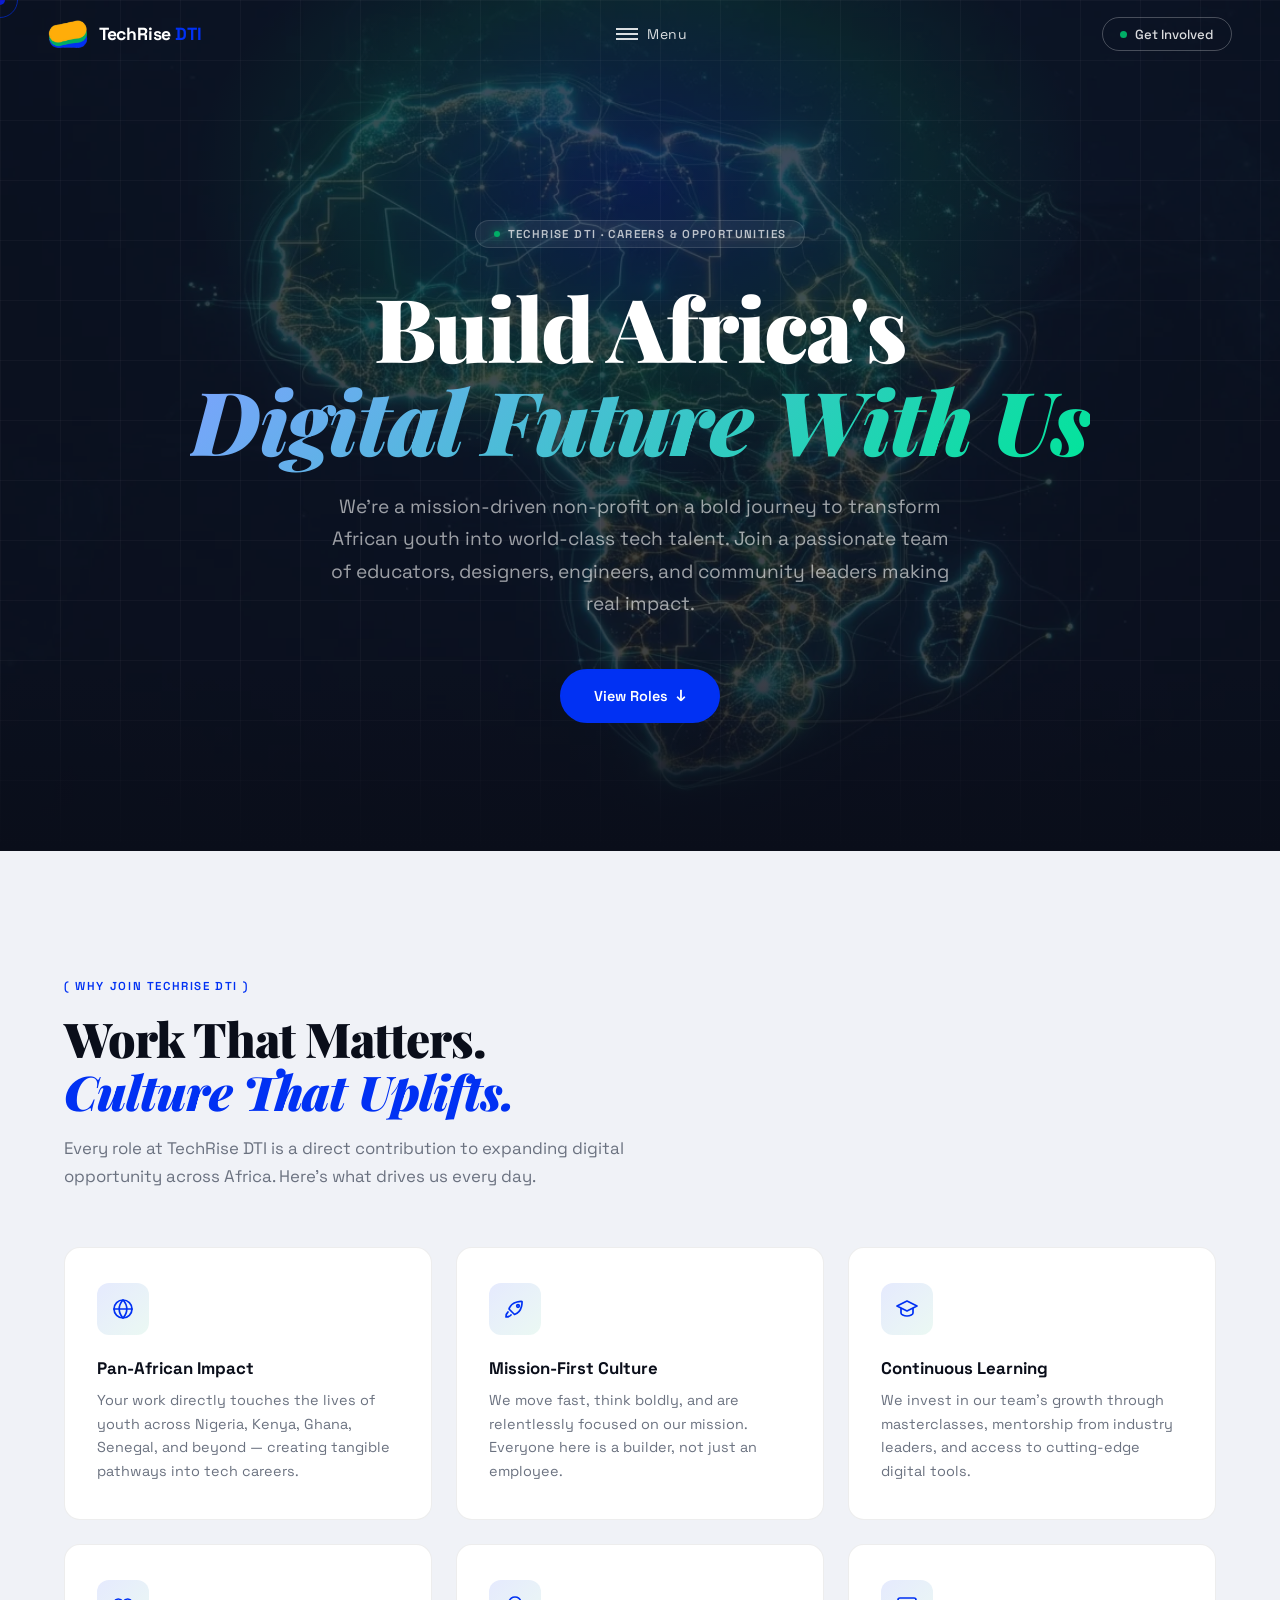
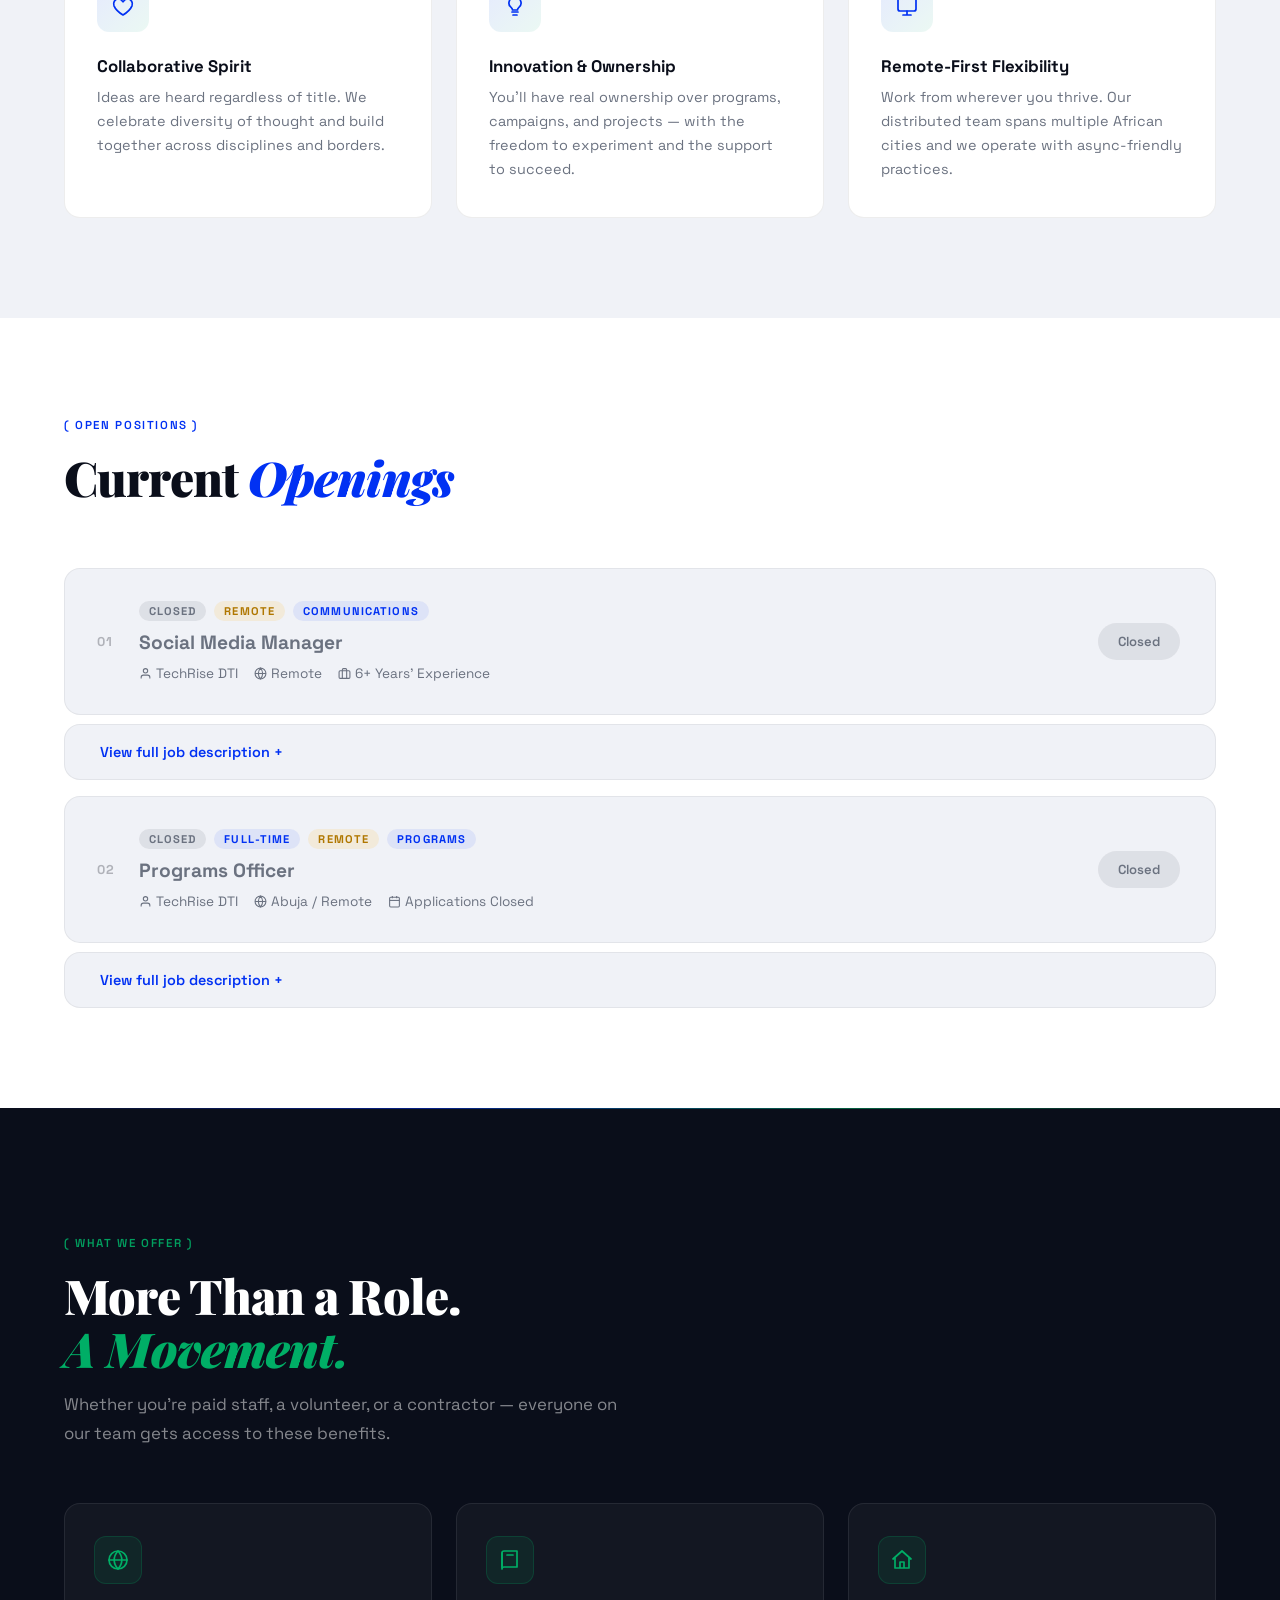
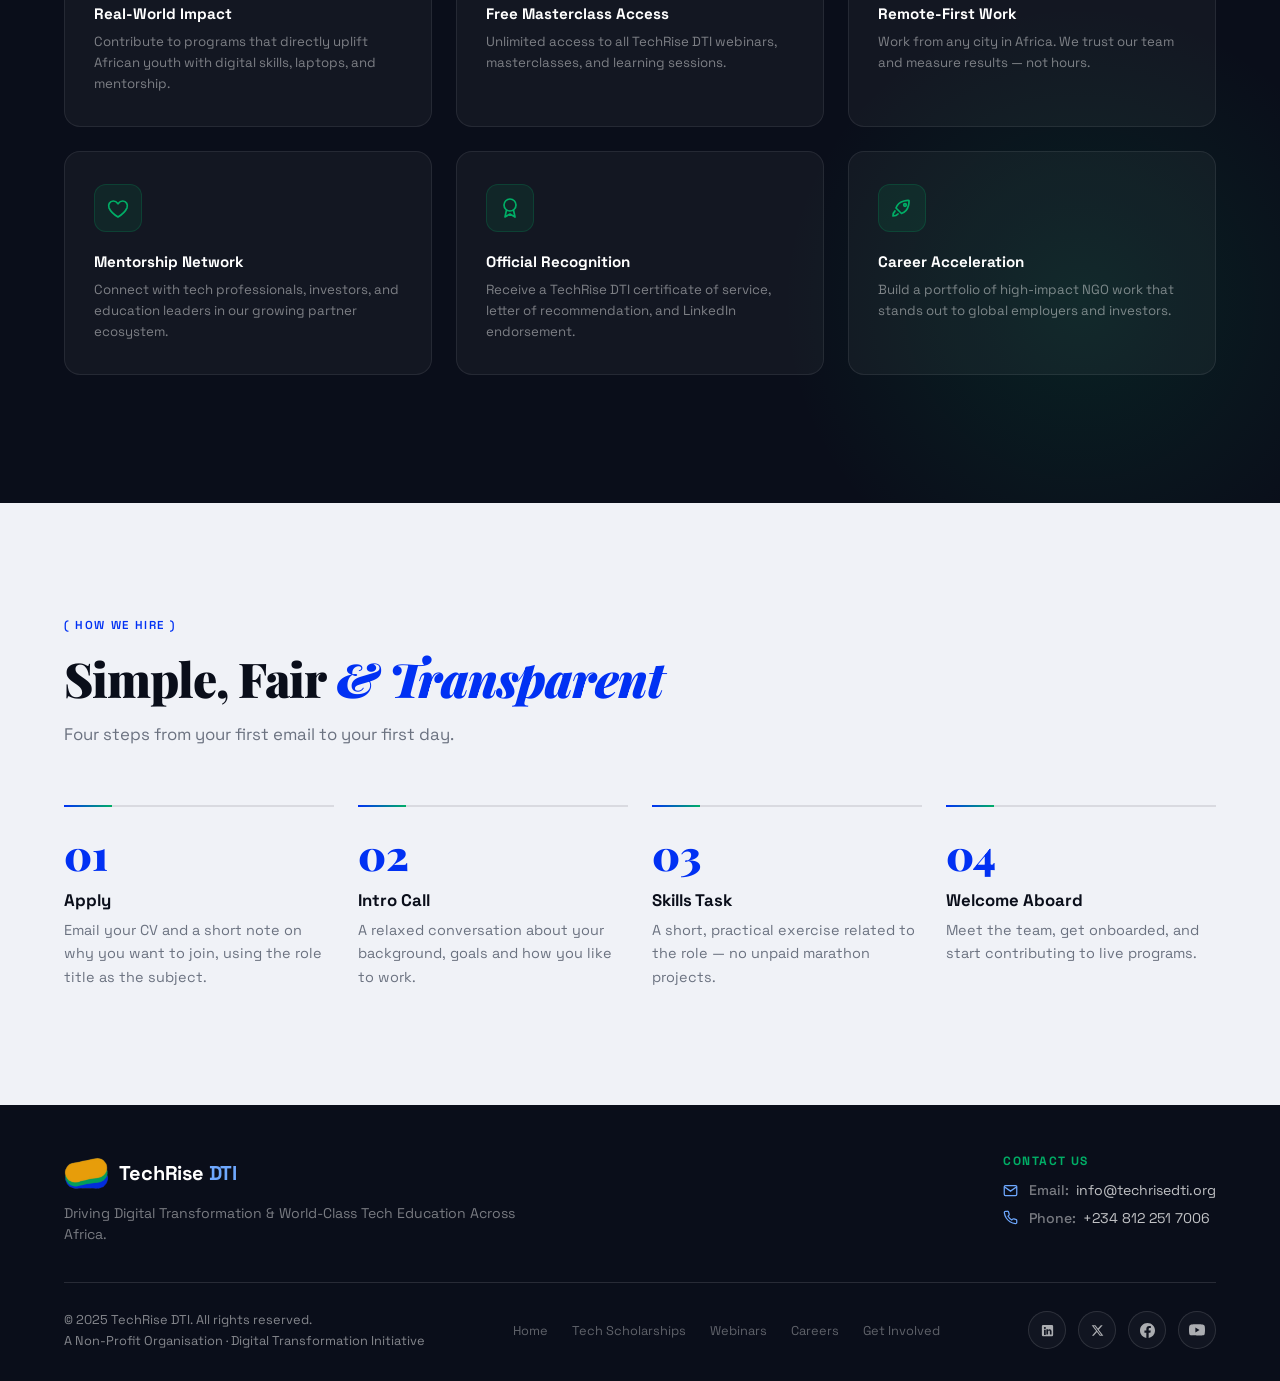
<file: public/careers.html>
<!DOCTYPE html>
<html lang="en">
<head>
  <meta charset="UTF-8" />
  <meta name="viewport" content="width=device-width, initial-scale=1.0" />
  <title>Careers — TechRise DTI</title>
  <meta name="description" content="Join the TechRise DTI team and help drive digital transformation across Africa. Explore careers and opportunities at TechRise DTI." />
  <meta property="og:title" content="Careers — TechRise DTI" />
  <meta property="og:description" content="Join TechRise DTI and help empower the next generation of African tech talent. Explore careers and opportunities with us." />
  <meta property="og:type" content="website" />
  <meta property="og:url" content="https://techrisedti.org/careers" />
  <meta property="og:site_name" content="TechRise DTI" />
  <meta property="og:image" content="https://techrisedti.org/img/og-image.jpg" />
  <meta property="og:image:width" content="1200" />
  <meta property="og:image:height" content="630" />
  <meta property="og:image:alt" content="Digital map of Africa — TechRise DTI" />
  <meta name="twitter:card" content="summary_large_image" />
  <meta name="twitter:site" content="@techRiseDTI" />
  <meta name="twitter:title" content="Careers — TechRise DTI" />
  <meta name="twitter:description" content="Join TechRise DTI and help empower the next generation of African tech talent. Explore careers and opportunities with us." />
  <meta name="twitter:image" content="https://techrisedti.org/img/og-image.jpg" />
  <link rel="canonical" href="https://techrisedti.org/careers" />
  <meta name="theme-color" content="#0131f3" />
  <link rel="icon" type="image/png" href="img/techrise-icon-logo.png" />
  <link rel="apple-touch-icon" href="img/techrise-icon-logo.png" />
  <link rel="preconnect" href="https://fonts.googleapis.com" />
  <link rel="preconnect" href="https://fonts.gstatic.com" crossorigin />
  <link href="https://fonts.googleapis.com/css2?family=Playfair+Display:ital,wght@0,700;0,800;0,900;1,700&family=Space+Grotesk:wght@300;400;500;600;700&display=swap" rel="stylesheet" />
  <link rel="stylesheet" href="style.css?v=2026-11-01" />
  <link rel="stylesheet" href="careers.css?v=2026-11-01" />
  <script type="application/ld+json">
{
  "@context": "https://schema.org",
  "@graph": [
    {
      "@type": "WebPage",
      "@id": "https://techrisedti.org/careers#webpage",
      "url": "https://techrisedti.org/careers",
      "name": "Careers — TechRise DTI",
      "description": "Join the TechRise DTI team and help drive digital transformation across Africa. Explore careers and opportunities at TechRise DTI.",
      "isPartOf": {
        "@type": "WebSite",
        "url": "https://techrisedti.org/",
        "name": "TechRise DTI"
      },
      "about": {
        "@type": "NGO",
        "name": "TechRise DTI",
        "url": "https://techrisedti.org/"
      }
    },
    {
      "@type": "BreadcrumbList",
      "itemListElement": [
        {
          "@type": "ListItem",
          "position": 1,
          "name": "Home",
          "item": "https://techrisedti.org/"
        },
        {
          "@type": "ListItem",
          "position": 2,
          "name": "Careers",
          "item": "https://techrisedti.org/careers"
        }
      ]
    }
  ]
}
  </script>
</head>
<body class="careers-page">
  <a class="skip-link" href="#main-content">Skip to main content</a>

  <div class="cursor" id="cursor"></div>
  <div class="cursor-follower" id="cursor-follower"></div>

  <div class="page-loader" id="page-loader">
    <div class="loader-content">
      <div class="loader-logo">TechRise<span>DTI</span></div>
      <div class="loader-bar"><div class="loader-bar-fill"></div></div>
      <div class="loader-text">Loading TechRise Careers...</div>
    </div>
  </div>

  <nav class="navbar" id="navbar">
    <div class="nav-container">
      <a href="/" class="nav-logo" id="nav-logo-link">
        <img src="img/techrise-icon-logo.png" alt="TechRise DTI" class="nav-logo-img" width="596" height="512" />
        <span class="nav-logo-text">TechRise <span class="logo-accent">DTI</span></span>
      </a>
      <div class="nav-center">
        <button class="nav-menu-btn" id="menu-toggle" aria-label="Toggle Menu">
          <span class="menu-line"></span>
          <span class="menu-label">Menu</span>
        </button>
      </div>
      <a href="/#contact" class="nav-cta" id="nav-cta">
        <span class="cta-dot"></span>
        <span class="cta-text">Get Involved</span>
      </a>
    </div>
  </nav>

  <div class="menu-overlay" id="menu-overlay" inert>
    <div class="menu-overlay-inner">
      <nav class="menu-nav">
        <div class="menu-dropdown-group" id="menu-programs-group">
          <button class="menu-link menu-dropdown-toggle" id="menu-programs-toggle" data-index="01" aria-expanded="false">
            <span>Programs</span>
            <span class="menu-toggle-icon">+</span>
          </button>
          <div class="menu-dropdown-list" id="menu-programs-list">
            <a href="/scholarships.html" class="menu-sublink">
              <span class="sublink-arrow">&#8594;</span>
              <span>Tech Scholarships</span>
            </a>
            <a href="/webinars.html" class="menu-sublink">
              <span class="sublink-arrow">&#8594;</span>
              <span>Literacy Workshops &amp; Webinars</span>
            </a>
          </div>
        </div>
        <a href="/#stories" class="menu-link" data-index="02">Stories</a>
        <a href="/#partners" class="menu-link" data-index="03">Partners</a>
        <a href="/careers.html" class="menu-link active" data-index="04">Careers</a>
      </nav>
      <div class="menu-footer">
        <div class="menu-social">
          <a href="https://www.linkedin.com/company/techrise-dti/" target="_blank" rel="noopener noreferrer" class="social-link">LinkedIn</a>
          <a href="https://x.com/techRiseDTI" target="_blank" rel="noopener noreferrer" class="social-link">X</a>
          <a href="https://www.facebook.com/techriseDTI" target="_blank" rel="noopener noreferrer" class="social-link">Facebook</a>
        </div>
        <div class="menu-contact-info">
          <span>info@techrisedti.org</span>
          <span>Abuja, Nigeria</span>
        </div>
      </div>
    </div>
  </div>

  <!-- HERO -->
  <header class="careers-hero">
    <div class="careers-hero-glow"></div>
    <div class="careers-hero-photo"></div>
    <div class="careers-hero-grid"></div>
    <div class="careers-hero-container">
      <div class="careers-hero-badge reveal-up">
        <span class="hero-dot"></span>
        <span>TECHRISE DTI &middot; CAREERS &amp; OPPORTUNITIES</span>
      </div>
      <h1 class="careers-hero-title reveal-up" data-delay="0.1">
        Build Africa's<br>
        <em>Digital Future With Us</em>
      </h1>
      <p class="careers-hero-desc reveal-up" data-delay="0.2">
        We're a mission-driven non-profit on a bold journey to transform African youth into world-class tech talent. Join a passionate team of educators, designers, engineers, and community leaders making real impact.
      </p>
      <div class="careers-hero-cta-row reveal-up" data-delay="0.3">
        <a href="#open-roles" class="btn-primary">
          <span>View Roles</span>
          <span class="btn-arrow">&#8595;</span>
        </a>
      </div>
    </div>
  </header>

  <main id="main-content" tabindex="-1" class="careers-main">

    <!-- Values -->
    <section class="careers-values-section">
      <div class="careers-inner">
        <div class="careers-section-label reveal-up">( WHY JOIN TECHRISE DTI )</div>
        <h2 class="careers-section-title reveal-up" data-delay="0.05">Work That Matters.<br><em>Culture That Uplifts.</em></h2>
        <p class="careers-section-desc reveal-up" data-delay="0.1">Every role at TechRise DTI is a direct contribution to expanding digital opportunity across Africa. Here's what drives us every day.</p>
        <div class="values-grid">
          <div class="value-card reveal-up" data-delay="0.08">
            <div class="value-icon"><svg width="24" height="24" viewBox="0 0 24 24" fill="none" stroke="currentColor" stroke-width="1.7" stroke-linecap="round" stroke-linejoin="round" aria-hidden="true"><circle cx="12" cy="12" r="9"/><path d="M3 12h18M12 3c2.5 2.7 3.8 5.7 3.8 9s-1.3 6.3-3.8 9c-2.5-2.7-3.8-5.7-3.8-9S9.5 5.7 12 3z"/></svg></div>
            <div class="value-title">Pan-African Impact</div>
            <p class="value-desc">Your work directly touches the lives of youth across Nigeria, Kenya, Ghana, Senegal, and beyond — creating tangible pathways into tech careers.</p>
          </div>
          <div class="value-card reveal-up" data-delay="0.12">
            <div class="value-icon"><svg width="24" height="24" viewBox="0 0 24 24" fill="none" stroke="currentColor" stroke-width="1.7" stroke-linecap="round" stroke-linejoin="round" aria-hidden="true"><path d="M5 15c-1.5 1.3-2 4-2 5 1 0 3.7-.5 5-2M9 15l-3-3c1-3 4-6 8-7 3-.7 5-.5 5-.5s.2 2-.5 5c-1 4-4 7-7 8z"/><circle cx="15" cy="9" r="1.3"/></svg></div>
            <div class="value-title">Mission-First Culture</div>
            <p class="value-desc">We move fast, think boldly, and are relentlessly focused on our mission. Everyone here is a builder, not just an employee.</p>
          </div>
          <div class="value-card reveal-up" data-delay="0.16">
            <div class="value-icon"><svg width="24" height="24" viewBox="0 0 24 24" fill="none" stroke="currentColor" stroke-width="1.7" stroke-linecap="round" stroke-linejoin="round" aria-hidden="true"><path d="M22 9 12 4 2 9l10 5 10-5z"/><path d="M6 11.5V16c0 1.5 2.7 3 6 3s6-1.5 6-3v-4.5"/></svg></div>
            <div class="value-title">Continuous Learning</div>
            <p class="value-desc">We invest in our team's growth through masterclasses, mentorship from industry leaders, and access to cutting-edge digital tools.</p>
          </div>
          <div class="value-card reveal-up" data-delay="0.20">
            <div class="value-icon"><svg width="24" height="24" viewBox="0 0 24 24" fill="none" stroke="currentColor" stroke-width="1.7" stroke-linecap="round" stroke-linejoin="round" aria-hidden="true"><path d="M12 21s-7-4.4-9-9.2C1.8 8.700 3.700 5 7.200 5c2 0 3.500 1 4.800 2.800C13.300 6 14.800 5 16.800 5c3.500 0 5.400 3.700 4.200 6.800C19 16.600 12 21 12 21z"/></svg></div>
            <div class="value-title">Collaborative Spirit</div>
            <p class="value-desc">Ideas are heard regardless of title. We celebrate diversity of thought and build together across disciplines and borders.</p>
          </div>
          <div class="value-card reveal-up" data-delay="0.24">
            <div class="value-icon"><svg width="24" height="24" viewBox="0 0 24 24" fill="none" stroke="currentColor" stroke-width="1.7" stroke-linecap="round" stroke-linejoin="round" aria-hidden="true"><path d="M9 18h6M10 21h4M12 3a6 6 0 0 0-3.500 10.900c.6.5 1 1.200 1 2V16h5v-.1c0-.8.400-1.500 1-2A6 6 0 0 0 12 3z"/></svg></div>
            <div class="value-title">Innovation &amp; Ownership</div>
            <p class="value-desc">You'll have real ownership over programs, campaigns, and projects — with the freedom to experiment and the support to succeed.</p>
          </div>
          <div class="value-card reveal-up" data-delay="0.28">
            <div class="value-icon"><svg width="24" height="24" viewBox="0 0 24 24" fill="none" stroke="currentColor" stroke-width="1.7" stroke-linecap="round" stroke-linejoin="round" aria-hidden="true"><rect x="3" y="4" width="18" height="13" rx="2"/><path d="M8 21h8M12 17v4"/></svg></div>
            <div class="value-title">Remote-First Flexibility</div>
            <p class="value-desc">Work from wherever you thrive. Our distributed team spans multiple African cities and we operate with async-friendly practices.</p>
          </div>
        </div>
      </div>
    </section>

    <!-- Open Roles -->
    <section class="careers-roles-section" id="open-roles">
      <div class="careers-inner">
        <div class="roles-header-row">
          <div>
            <div class="careers-section-label reveal-up">( OPEN POSITIONS )</div>
            <h2 class="careers-section-title reveal-up" data-delay="0.05">Current <em>Openings</em></h2>
          </div>
        </div>
        <div class="roles-list reveal-up" data-delay="0.15" id="roles-list">

          <div class="role-card is-closed" data-category="communications">
            <div class="role-card-left">
              <div class="role-tags">
                <span class="role-tag closed">Closed</span>
                <span class="role-tag remote">Remote</span>
                <span class="role-tag">Communications</span>
              </div>
              <div class="role-title">Social Media Manager</div>
              <div class="role-meta">
                <span><svg width="13" height="13" viewBox="0 0 24 24" fill="none" stroke="currentColor" stroke-width="2"><path d="M20 21v-2a4 4 0 0 0-4-4H8a4 4 0 0 0-4 4v2"/><circle cx="12" cy="7" r="4"/></svg> TechRise DTI</span>
                <span><svg width="13" height="13" viewBox="0 0 24 24" fill="none" stroke="currentColor" stroke-width="2"><circle cx="12" cy="12" r="10"/><line x1="2" y1="12" x2="22" y2="12"/><path d="M12 2a15.3 15.3 0 0 1 4 10 15.3 15.3 0 0 1-4 10A15.3 15.3 0 0 1 8 12a15.3 15.3 0 0 1 4-10z"/></svg> Remote</span>
                <span><svg width="13" height="13" viewBox="0 0 24 24" fill="none" stroke="currentColor" stroke-width="2"><rect x="2" y="7" width="20" height="14" rx="2"/><path d="M16 21V5a2 2 0 0 0-2-2h-4a2 2 0 0 0-2 2v16"/></svg> 6+ Years&rsquo; Experience</span>
              </div>
            </div>
            <div class="role-card-right"><span class="role-apply-btn">Closed</span></div>
          </div>

          <details class="role-details">
            <summary>View full job description</summary>
            <div class="role-details-body">
              <h3>Role Summary</h3>
              <p>TechRise DTI is looking for an experienced Social Media Manager to lead how we tell our story online. You will own our social media strategy and day-to-day presence across LinkedIn, X, Facebook, Instagram and YouTube, turning our programs, scholarships, webinars and the journeys of our beneficiaries into content that grows our community, reaches young Africans and builds trust with partners and donors. This is a fully remote role.</p>
              <h3>Key Responsibilities</h3>
              <ul><li>Develop and own TechRise DTI&rsquo;s social media strategy, content pillars, tone of voice and editorial calendar.</li><li>Plan, create, schedule and publish engaging content across all our channels, including short-form video, graphics, carousels and written posts.</li><li>Tell the stories of our scholars, trainees and alumni in a way that is authentic, respectful and inspiring.</li><li>Promote programs, scholarship calls, cohorts, webinars and masterclasses to drive registrations and attendance.</li><li>Cover live events and webinars, and repurpose recordings into clips and highlights.</li><li>Grow and engage our online community by responding to comments and messages promptly and professionally.</li><li>Track performance using platform analytics, and prepare regular reports with insights and recommendations.</li><li>Run and optimise paid social campaigns when budgets allow.</li><li>Work with the programs and partnerships teams to showcase partners, sponsors and impact.</li><li>Keep up with platform trends and best practice, and test new formats and ideas.</li><li>Protect the TechRise DTI brand, manage sensitive issues on social media, and ensure we have consent before featuring any beneficiary.</li></ul>
              <h3>Qualifications and Experience</h3>
              <ul><li>A minimum of six years of professional experience managing social media for brands, agencies, nonprofits or mission-driven organisations.</li><li>A strong portfolio showing accounts you have grown, campaigns you have led and content you have created.</li><li>Proven experience planning and executing multi-platform content strategies with measurable results.</li><li>Hands-on experience with scheduling and analytics tools, as well as design and video tools such as Canva, CapCut or the Adobe suite.</li><li>A degree in Mass Communication, Marketing, Journalism, Public Relations or a related field is an advantage.</li><li>Experience in education, technology or the nonprofit sector is desirable.</li></ul>
              <h3>Required Skills and Competencies</h3>
              <ul><li>Excellent writing and storytelling skills, with a sharp eye for visuals.</li><li>Strong understanding of each platform&rsquo;s audience, algorithm and content formats.</li><li>Data-driven mindset with the ability to turn insights into action.</li><li>Strong organisation skills and the ability to manage multiple campaigns and deadlines.</li><li>Ability to work independently and collaborate effectively with a remote team.</li><li>A genuine passion for technology, education, youth development and social impact in Africa.</li></ul>
              <h3>Key Performance Indicators</h3>
              <p>Performance will be assessed based on:</p>
              <ul><li>Growth in followers, reach and engagement across our channels.</li><li>Consistency and quality of published content against the editorial calendar.</li><li>Registrations, sign-ups and attendance driven by social campaigns.</li><li>Response time and quality of community engagement.</li><li>Accuracy and usefulness of performance reports.</li></ul>
              <h3>Compensation</h3>
              <p>The Social Media Manager will receive a monthly salary of ₦150,000, subject to the organisation’s employment terms, statutory obligations, and performance requirements.</p>
              <p class="role-closed-note">Applications for this role are now closed.</p>
            </div>
          </details>

          <div class="role-card is-closed" data-category="programs">
            <div class="role-card-left">
              <div class="role-tags">
                <span class="role-tag closed">Closed</span>
                <span class="role-tag full-time">Full-Time</span>
                <span class="role-tag remote">Remote</span>
                <span class="role-tag">Programs</span>
              </div>
              <div class="role-title">Programs Officer</div>
              <div class="role-meta">
                <span><svg width="13" height="13" viewBox="0 0 24 24" fill="none" stroke="currentColor" stroke-width="2"><path d="M20 21v-2a4 4 0 0 0-4-4H8a4 4 0 0 0-4 4v2"/><circle cx="12" cy="7" r="4"/></svg> TechRise DTI</span>
                <span><svg width="13" height="13" viewBox="0 0 24 24" fill="none" stroke="currentColor" stroke-width="2"><circle cx="12" cy="12" r="10"/><line x1="2" y1="12" x2="22" y2="12"/><path d="M12 2a15.3 15.3 0 0 1 4 10 15.3 15.3 0 0 1-4 10A15.3 15.3 0 0 1 8 12a15.3 15.3 0 0 1 4-10z"/></svg> Abuja / Remote</span>
                <span><svg width="13" height="13" viewBox="0 0 24 24" fill="none" stroke="currentColor" stroke-width="2"><rect x="3" y="4" width="18" height="18" rx="2"/><line x1="16" y1="2" x2="16" y2="6"/><line x1="8" y1="2" x2="8" y2="6"/><line x1="3" y1="10" x2="21" y2="10"/></svg> Applications Closed</span>
              </div>
            </div>
            <div class="role-card-right"><span class="role-apply-btn">Closed</span></div>
          </div>

          <details class="role-details">
            <summary>View full job description</summary>
            <div class="role-details-body">
              <h3>Role Summary</h3>
              <p>The Programs Officer will support the planning, implementation, monitoring, and evaluation of TechRise DTI’s digital-skills, education, youth-empowerment, and community-development programs. The officer will coordinate program activities, manage stakeholder relationships, prepare reports, and contribute to grant writing and fundraising efforts that support the organisation’s mission and sustainability.</p>
              <h3>Key Responsibilities</h3>
              <ul><li>Plan, coordinate, and implement programs according to approved objectives, timelines, and budgets.</li><li>Develop work plans, implementation schedules, program frameworks, and supporting documentation.</li><li>Coordinate digital-skills training, webinars, workshops, scholarships, community outreach, and youth-development initiatives.</li><li>Research relevant local and international grant opportunities, funding calls, and partnership prospects.</li><li>Write compelling grant proposals, concept notes, letters of inquiry, and funding applications.</li><li>Prepare project narratives, logical frameworks, theories of change, budgets, sustainability plans, and supporting grant documents.</li><li>Maintain a grant calendar and track deadlines, submission requirements, donor feedback, and reporting obligations.</li><li>Collaborate with the leadership and finance teams to prepare program budgets and monitor the use of funds.</li><li>Monitor program implementation and measure progress against agreed deliverables and key performance indicators.</li><li>Collect and analyse program data, participant feedback, outcomes, lessons learned, and success stories.</li><li>Prepare periodic program, impact, donor, and management reports.</li><li>Maintain relationships with beneficiaries, trainers, volunteers, partners, donors, government institutions, and community stakeholders.</li><li>Support partnership development, sponsorship acquisition, donor engagement, and resource mobilisation.</li><li>Ensure compliance with organisational policies, donor requirements, safeguarding standards, and relevant regulations.</li><li>Identify program risks and recommend suitable mitigation measures.</li><li>Represent TechRise DTI at stakeholder meetings, conferences, community engagements, and other relevant events.</li><li>Support the preparation of communication materials highlighting program activities, achievements, and impact.</li><li>Perform other program-related responsibilities assigned by management.</li></ul>
              <h3>Qualifications and Experience</h3>
              <ul><li>Bachelor’s degree in Development Studies, Project Management, Public Administration, Social Sciences, International Relations, Communications, Information Technology, or a related field.</li><li>A minimum of two to three years of relevant experience in program coordination, nonprofit management, community development, education, youth empowerment, or digital-skills initiatives.</li><li>Demonstrable experience in grant research, grant writing, proposal development, and donor reporting.</li><li>Experience preparing concept notes, project proposals, implementation plans, budgets, and monitoring frameworks.</li><li>Previous experience working with an NGO, nonprofit organisation, social enterprise, or development-focused institution is desirable.</li><li>Familiarity with donor requirements, funding application procedures, and project-compliance standards.</li><li>Proficiency in Microsoft Office, Google Workspace, project-management platforms, and online collaboration tools.</li></ul>
              <h3>Required Skills and Competencies</h3>
              <ul><li>Excellent grant writing, research, proposal development, and report-writing skills.</li><li>Strong program and project-management abilities.</li><li>Excellent written and verbal communication skills.</li><li>Strong stakeholder-engagement and relationship-management skills.</li><li>Ability to manage multiple programs, priorities, and deadlines.</li><li>Good analytical, monitoring, evaluation, and problem-solving skills.</li><li>Strong attention to detail and commitment to accurate documentation.</li><li>Ability to work independently and collaborate effectively with a remote or multidisciplinary team.</li><li>Creativity, initiative, accountability, and a passion for technology, education, youth development, and social impact.</li></ul>
              <h3>Key Performance Indicators</h3>
              <p>Performance will be assessed based on:</p>
              <ul><li>Timely and successful implementation of assigned programs.</li><li>Quality and number of grant proposals and funding applications submitted.</li><li>Grant success rate and value of funding secured.</li><li>Achievement of program targets and measurable beneficiary outcomes.</li><li>Accuracy and timeliness of program and donor reports.</li><li>Quality of stakeholder, beneficiary, and partner engagement.</li><li>Compliance with approved budgets, donor requirements, and organisational policies.</li><li>Effectiveness of program monitoring, documentation, and impact reporting.</li></ul>
              <h3>Compensation</h3>
              <p>The Programs Officer will receive a monthly salary of ₦150,000, subject to the organisation’s employment terms, statutory obligations, and performance requirements.</p>
              <p class="role-closed-note">Applications for this role are now closed.</p>
            </div>
          </details>

        </div>
      </div>
    </section>

    <!-- Perks -->
    <section class="careers-perks-section">
      <div class="careers-inner">
        <div class="careers-section-label perks-section-label reveal-up">( WHAT WE OFFER )</div>
        <h2 class="careers-section-title perks-section-title reveal-up" data-delay="0.05">More Than a Role.<br><em>A Movement.</em></h2>
        <p class="careers-section-desc perks-section-desc reveal-up" data-delay="0.1">Whether you're paid staff, a volunteer, or a contractor — everyone on our team gets access to these benefits.</p>
        <div class="perks-bg-glow"></div>
        <div class="perks-grid">
          <div class="perk-item reveal-up" data-delay="0.08">
            <span class="perk-icon"><svg width="24" height="24" viewBox="0 0 24 24" fill="none" stroke="currentColor" stroke-width="1.7" stroke-linecap="round" stroke-linejoin="round" aria-hidden="true"><circle cx="12" cy="12" r="9"/><path d="M3 12h18M12 3c2.5 2.7 3.8 5.7 3.8 9s-1.3 6.3-3.8 9c-2.5-2.7-3.8-5.7-3.8-9S9.5 5.7 12 3z"/></svg></span>
            <div class="perk-title">Real-World Impact</div>
            <p class="perk-desc">Contribute to programs that directly uplift African youth with digital skills, laptops, and mentorship.</p>
          </div>
          <div class="perk-item reveal-up" data-delay="0.12">
            <span class="perk-icon"><svg width="24" height="24" viewBox="0 0 24 24" fill="none" stroke="currentColor" stroke-width="1.7" stroke-linecap="round" stroke-linejoin="round" aria-hidden="true"><path d="M4 5a2 2 0 0 1 2-2h13v16H6a2 2 0 0 0-2 2z"/><path d="M4 19V5M9 7h6"/></svg></span>
            <div class="perk-title">Free Masterclass Access</div>
            <p class="perk-desc">Unlimited access to all TechRise DTI webinars, masterclasses, and learning sessions.</p>
          </div>
          <div class="perk-item reveal-up" data-delay="0.16">
            <span class="perk-icon"><svg width="24" height="24" viewBox="0 0 24 24" fill="none" stroke="currentColor" stroke-width="1.7" stroke-linecap="round" stroke-linejoin="round" aria-hidden="true"><path d="M3 11 12 3l9 8"/><path d="M5 10v10h14V10M10 20v-6h4v6"/></svg></span>
            <div class="perk-title">Remote-First Work</div>
            <p class="perk-desc">Work from any city in Africa. We trust our team and measure results — not hours.</p>
          </div>
          <div class="perk-item reveal-up" data-delay="0.20">
            <span class="perk-icon"><svg width="24" height="24" viewBox="0 0 24 24" fill="none" stroke="currentColor" stroke-width="1.7" stroke-linecap="round" stroke-linejoin="round" aria-hidden="true"><path d="M12 21s-7-4.4-9-9.2C1.8 8.700 3.700 5 7.200 5c2 0 3.500 1 4.800 2.800C13.300 6 14.800 5 16.800 5c3.500 0 5.400 3.700 4.200 6.800C19 16.600 12 21 12 21z"/></svg></span>
            <div class="perk-title">Mentorship Network</div>
            <p class="perk-desc">Connect with tech professionals, investors, and education leaders in our growing partner ecosystem.</p>
          </div>
          <div class="perk-item reveal-up" data-delay="0.24">
            <span class="perk-icon"><svg width="24" height="24" viewBox="0 0 24 24" fill="none" stroke="currentColor" stroke-width="1.7" stroke-linecap="round" stroke-linejoin="round" aria-hidden="true"><circle cx="12" cy="9" r="6"/><path d="m8.500 14 -1.500 7 5-3 5 3-1.500-7"/></svg></span>
            <div class="perk-title">Official Recognition</div>
            <p class="perk-desc">Receive a TechRise DTI certificate of service, letter of recommendation, and LinkedIn endorsement.</p>
          </div>
          <div class="perk-item reveal-up" data-delay="0.28">
            <span class="perk-icon"><svg width="24" height="24" viewBox="0 0 24 24" fill="none" stroke="currentColor" stroke-width="1.7" stroke-linecap="round" stroke-linejoin="round" aria-hidden="true"><path d="M5 15c-1.5 1.3-2 4-2 5 1 0 3.7-.5 5-2M9 15l-3-3c1-3 4-6 8-7 3-.7 5-.5 5-.5s.2 2-.5 5c-1 4-4 7-7 8z"/><circle cx="15" cy="9" r="1.3"/></svg></span>
            <div class="perk-title">Career Acceleration</div>
            <p class="perk-desc">Build a portfolio of high-impact NGO work that stands out to global employers and investors.</p>
          </div>
        </div>
      </div>
    </section>

    <!-- Process -->
    <section class="careers-process-section">
      <div class="careers-inner">
        <div class="careers-section-label reveal-up">( HOW WE HIRE )</div>
        <h2 class="careers-section-title reveal-up" data-delay="0.05">Simple, Fair <em>&amp; Transparent</em></h2>
        <p class="careers-section-desc reveal-up" data-delay="0.1">Four steps from your first email to your first day.</p>
        <div class="process-grid">
          <div class="process-step reveal-up" data-delay="0.08"><span class="process-num"></span><div class="process-title">Apply</div><p class="process-desc">Email your CV and a short note on why you want to join, using the role title as the subject.</p></div>
          <div class="process-step reveal-up" data-delay="0.14"><span class="process-num"></span><div class="process-title">Intro Call</div><p class="process-desc">A relaxed conversation about your background, goals and how you like to work.</p></div>
          <div class="process-step reveal-up" data-delay="0.2"><span class="process-num"></span><div class="process-title">Skills Task</div><p class="process-desc">A short, practical exercise related to the role — no unpaid marathon projects.</p></div>
          <div class="process-step reveal-up" data-delay="0.26"><span class="process-num"></span><div class="process-title">Welcome Aboard</div><p class="process-desc">Meet the team, get onboarded, and start contributing to live programs.</p></div>
        </div>
      </div>
    </section>

  </main>

  <!-- Footer -->
  <footer class="site-footer">
    <div class="footer-top">
      <div class="footer-brand">
        <div class="footer-logo">
          <img src="img/techrise-icon-logo.png" alt="TechRise DTI" class="footer-logo-img" loading="lazy" decoding="async" width="596" height="512" />
          <span class="footer-logo-text">TechRise <span class="footer-logo-accent">DTI</span></span>
        </div>
        <p class="footer-tagline">Driving Digital Transformation &amp; World-Class Tech Education Across Africa.</p>
      </div>
      <div class="footer-contact">
        <span class="footer-contact-title">Contact Us</span>
        <div class="footer-contact-items">
          <a href="mailto:info@techrisedti.org" class="footer-contact-item">
            <svg width="15" height="15" viewBox="0 0 24 24" fill="none" stroke="currentColor" stroke-width="2"><path d="M4 4h16c1.1 0 2 .9 2 2v12c0 1.1-.9 2-2 2H4c-1.1 0-2-.9-2-2V6c0-1.1.9-2 2-2z"/><polyline points="22,6 12,13 2,6"/></svg>
            <span><strong>Email:</strong> info@techrisedti.org</span>
          </a>
          <a href="tel:+2348122517006" class="footer-contact-item">
            <svg width="15" height="15" viewBox="0 0 24 24" fill="none" stroke="currentColor" stroke-width="2"><path d="M22 16.92v3a2 2 0 0 1-2.18 2 19.79 19.79 0 0 1-8.63-3.07 19.5 19.5 0 0 1-6-6 19.79 19.79 0 0 1-3.07-8.67A2 2 0 0 1 4.11 2h3a2 2 0 0 1 2 1.72 12.84 12.84 0 0 0 .7 2.81 2 2 0 0 1-.45 2.11L8.09 9.91a16 16 0 0 0 6 6l1.27-1.27a2 2 0 0 1 2.11-.45 12.84 12.84 0 0 0 2.81.7A2 2 0 0 1 22 16.92z"/></svg>
            <span><strong>Phone:</strong> +234 812 251 7006</span>
          </a>
        </div>
      </div>
    </div>
    <div class="footer-divider"></div>
    <div class="footer-bottom">
      <div class="footer-left">
        <span>&#169; 2025 TechRise DTI. All rights reserved.</span>
        <span>A Non-Profit Organisation &middot; Digital Transformation Initiative</span>
      </div>
      <div class="footer-links">
        <a href="/">Home</a>
        <a href="/scholarships.html">Tech Scholarships</a>
        <a href="/webinars.html">Webinars</a>
        <a href="/careers.html">Careers</a>
        <a href="/#contact">Get Involved</a>
      </div>
      <div class="footer-social">
        <a href="https://www.linkedin.com/company/techrise-dti/" target="_blank" rel="noopener noreferrer" class="footer-social-link" aria-label="LinkedIn">
          <svg width="15" height="15" viewBox="0 0 24 24" fill="currentColor"><path d="M19 3a2 2 0 0 1 2 2v14a2 2 0 0 1-2 2H5a2 2 0 0 1-2-2V5a2 2 0 0 1 2-2h14m-.5 15.5v-5.3a3.26 3.26 0 0 0-3.26-3.26c-.85 0-1.84.52-2.28 1.3v-1.11h-2.79v8.37h2.79v-4.93c0-.77.62-1.4 1.39-1.4a1.4 1.4 0 0 1 1.4 1.4v4.93h2.75M6.46 10.9v8.37H9.2V10.9H6.46M7.83 6.45c-.89 0-1.61.72-1.61 1.61a1.61 1.61 0 0 0 1.61 1.61 1.61 1.61 0 0 0 1.61-1.61c0-.89-.72-1.61-1.61-1.61z"/></svg>
        </a>
        <a href="https://x.com/techRiseDTI" target="_blank" rel="noopener noreferrer" class="footer-social-link" aria-label="X (formerly Twitter)">
          <svg width="13" height="13" viewBox="0 0 24 24" fill="currentColor"><path d="M18.244 2.25h3.308l-7.227 8.26 8.502 11.24H16.17l-5.214-6.817L4.99 21.75H1.68l7.73-8.835L1.254 2.25H8.08l4.713 6.231zm-1.161 17.52h1.833L7.084 4.126H5.117z"/></svg>
        </a>
        <a href="https://www.facebook.com/techriseDTI" target="_blank" rel="noopener noreferrer" class="footer-social-link" aria-label="Facebook">
          <svg width="15" height="15" viewBox="0 0 24 24" fill="currentColor"><path d="M24 12.073c0-6.627-5.373-12-12-12s-12 5.373-12 12c0 5.99 4.388 10.954 10.125 11.854v-8.385H7.078v-3.47h3.047V9.43c0-3.007 1.792-4.669 4.533-4.669 1.312 0 2.686.235 2.686.235v2.953H15.83c-1.491 0-1.956.925-1.956 1.874v2.25h3.328l-.532 3.47h-2.796v8.385C19.612 23.027 24 18.062 24 12.073z"/></svg>
        </a>
        <a href="https://www.youtube.com/@Techrise-dti" target="_blank" rel="noopener noreferrer" class="footer-social-link" aria-label="YouTube">
          <svg width="16" height="16" viewBox="0 0 24 24" fill="currentColor"><path d="M23.498 6.186a3.016 3.016 0 0 0-2.122-2.136C19.505 3.545 12 3.545 12 3.545s-7.505 0-9.377.505A3.017 3.017 0 0 0 .502 6.186C0 8.07 0 12 0 12s0 3.93.502 5.814a3.016 3.016 0 0 0 2.122 2.136c1.871.505 9.376.505 9.376.505s7.505 0 9.377-.505a3.015 3.015 0 0 0 2.122-2.136C24 15.93 24 12 24 12s0-3.93-.502-5.814zM9.545 15.568V8.432L15.818 12l-6.273 3.568z"/></svg>
        </a>
      </div>
    </div>
  </footer>

  <script src="script.js?v=2026-11-01" defer></script>
</body>
</html>
</file>
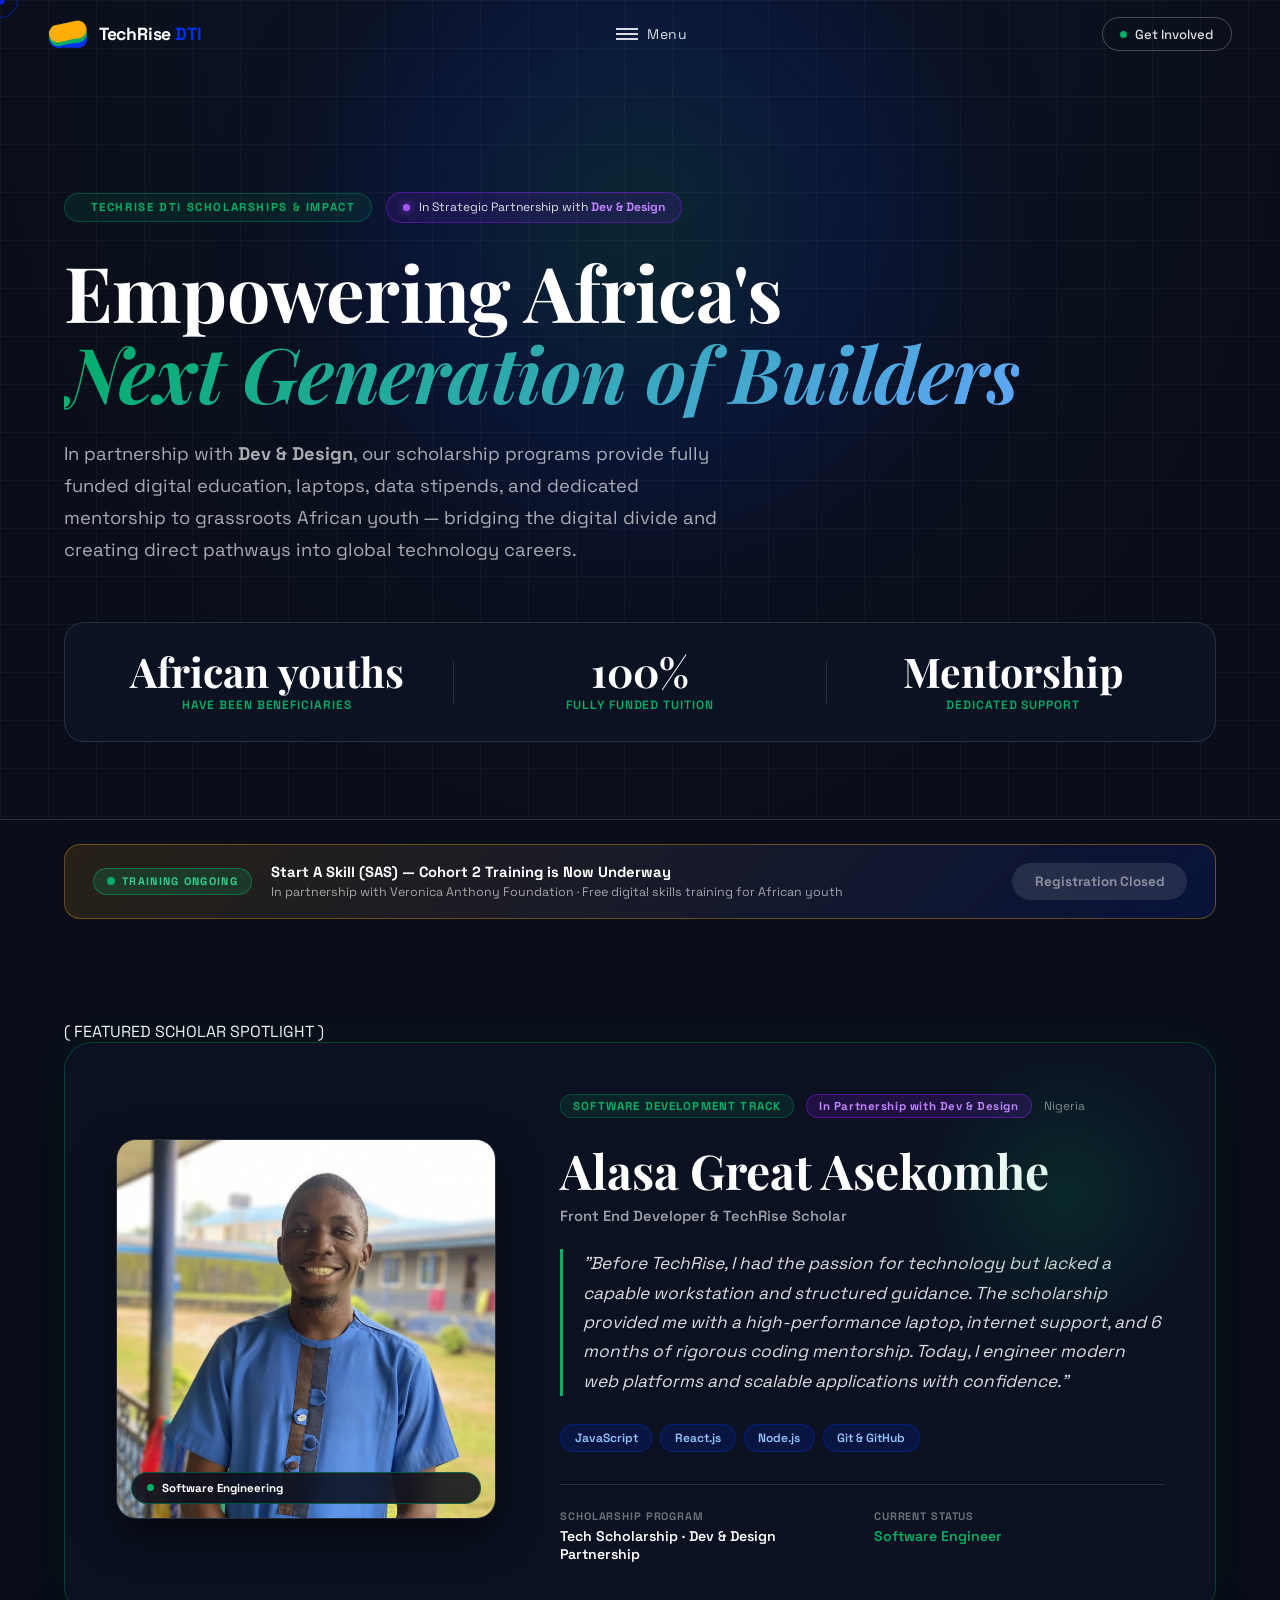
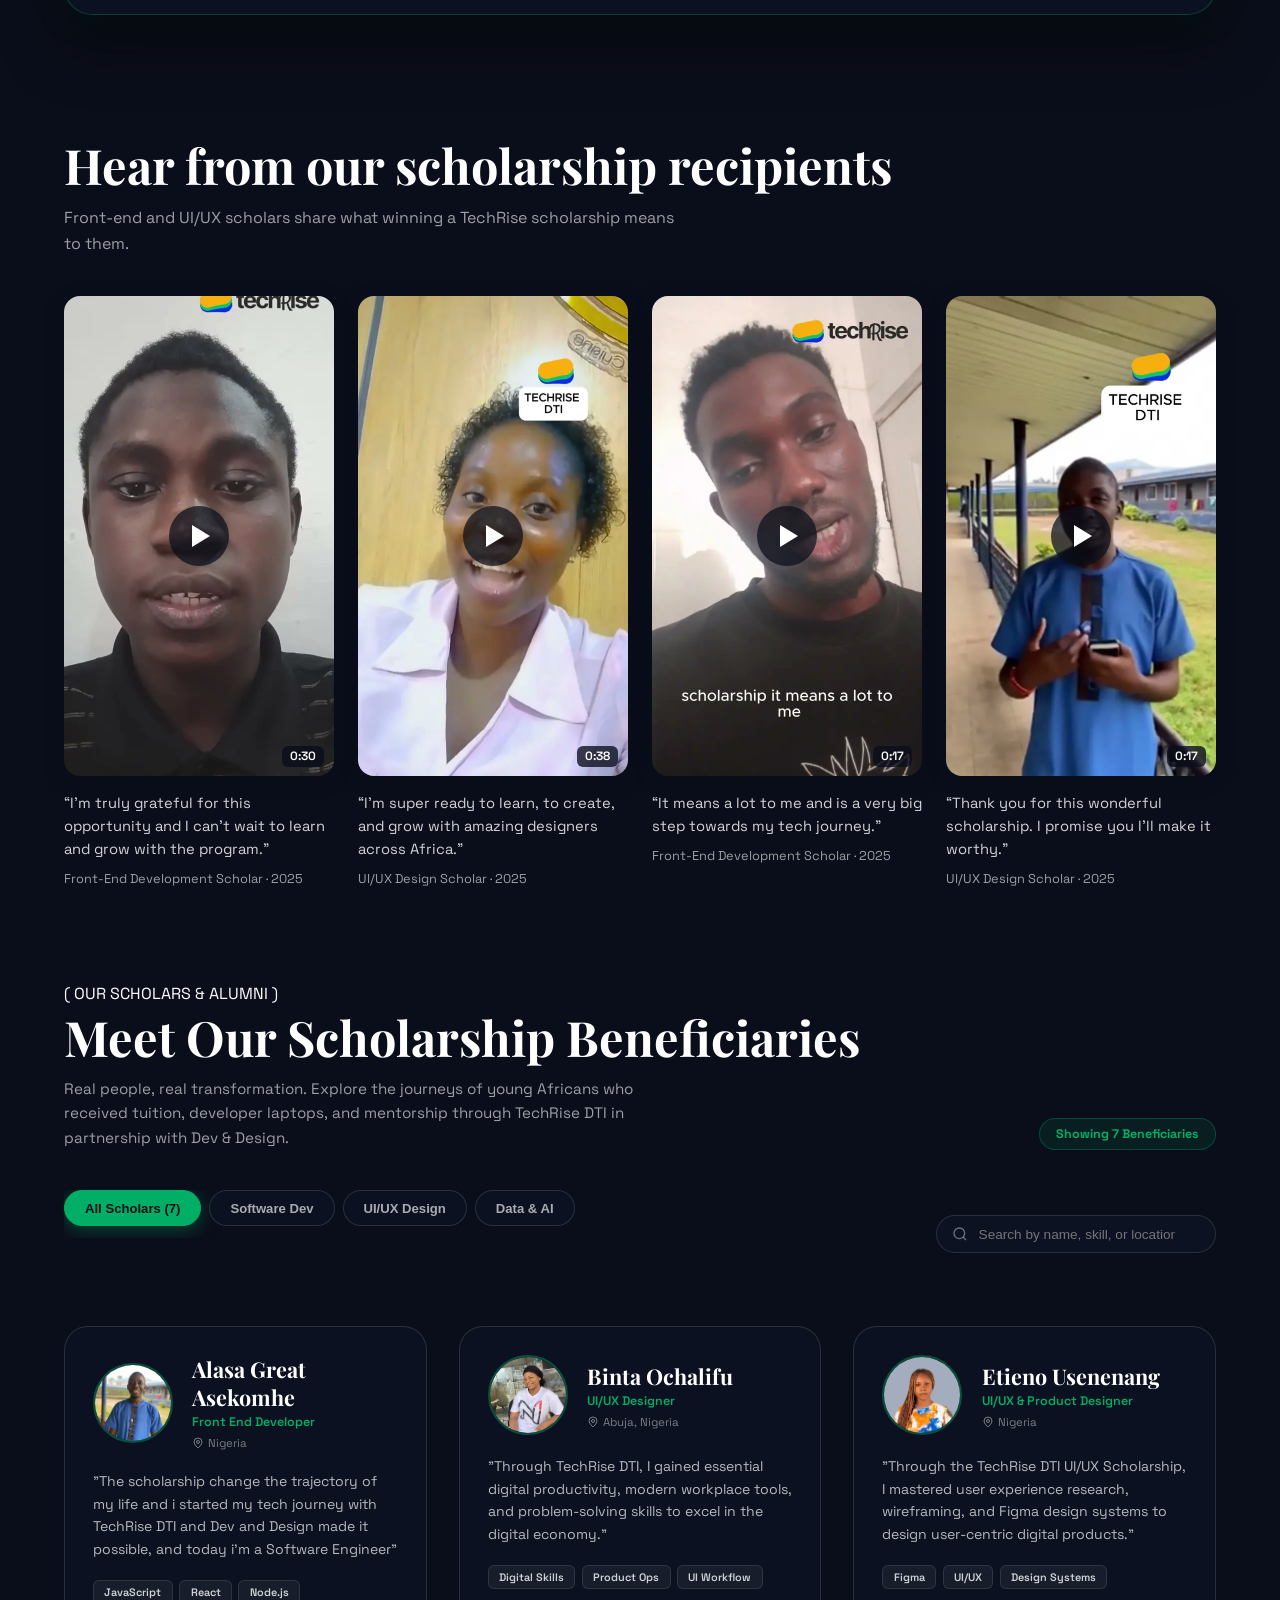
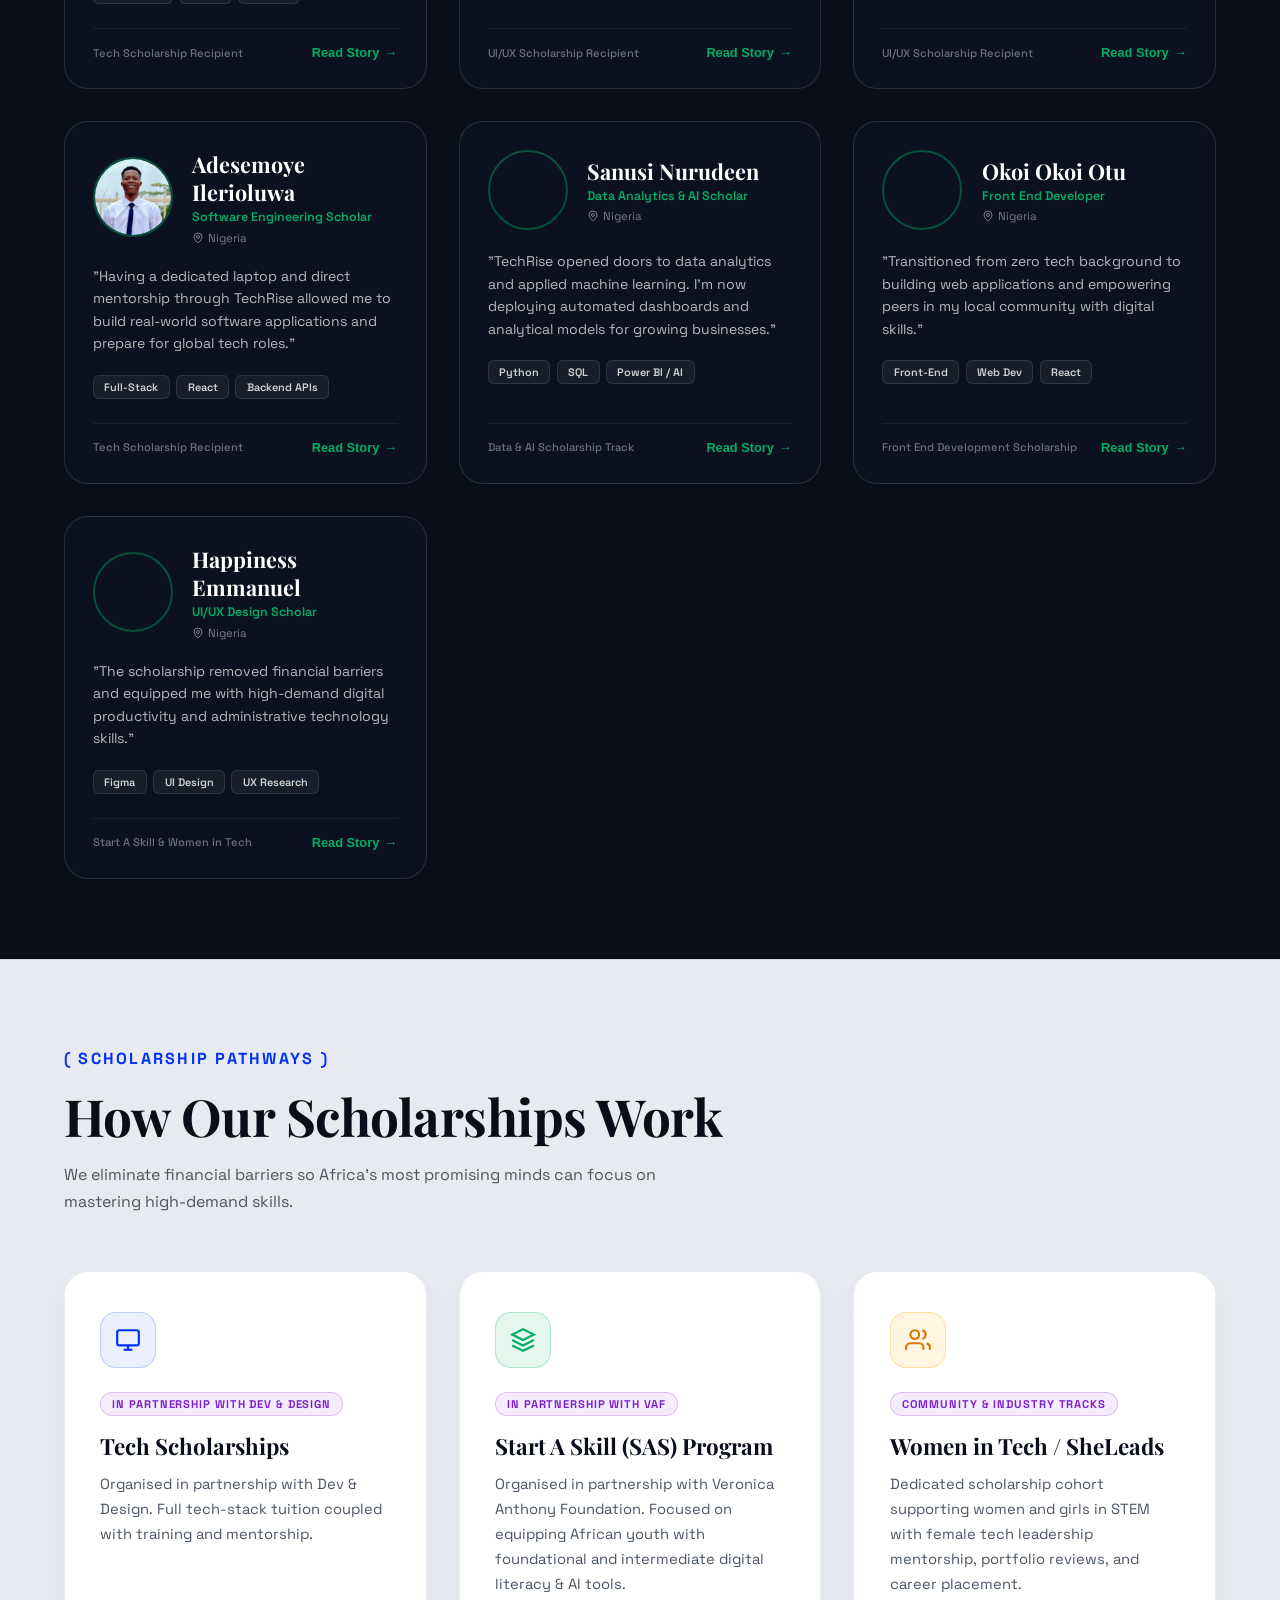
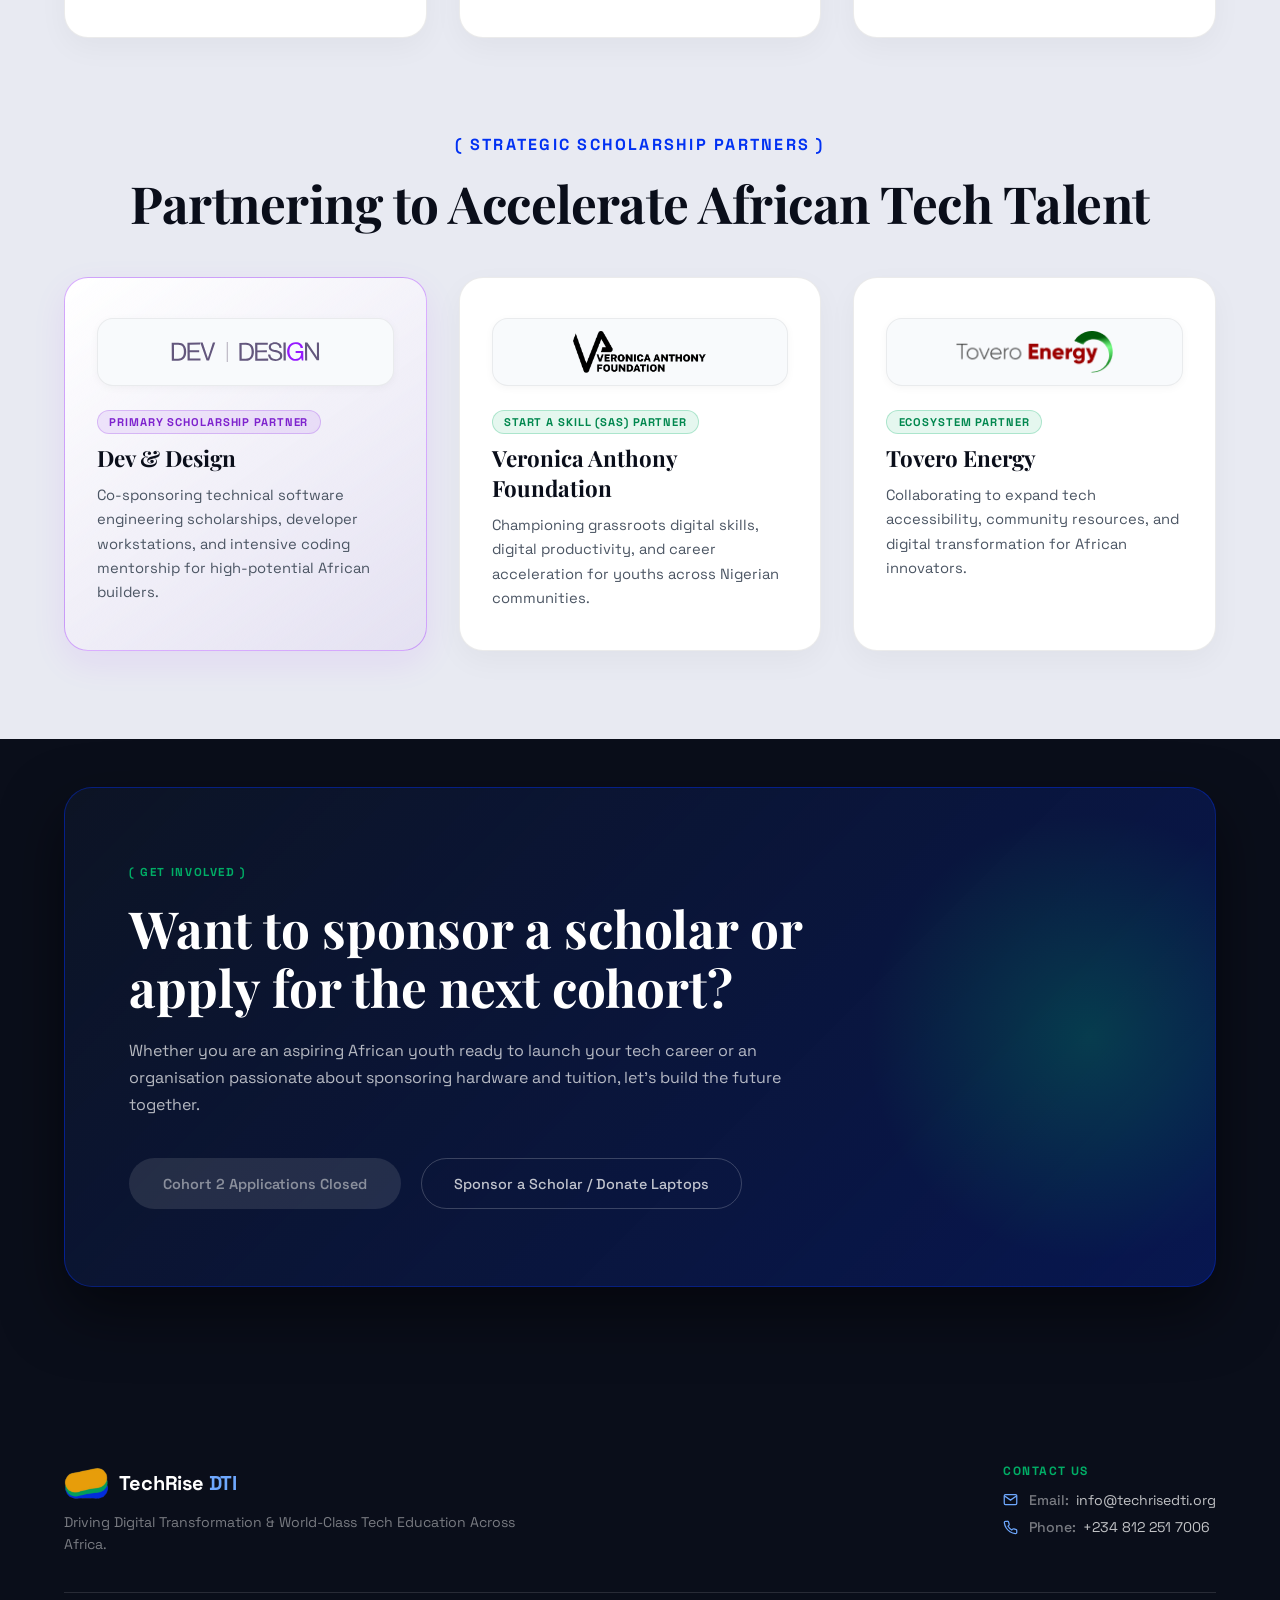
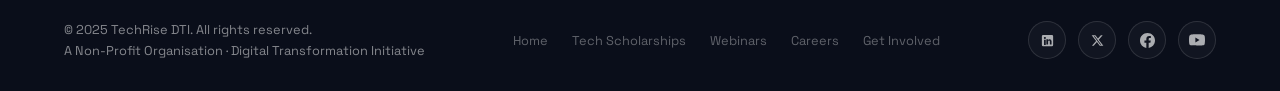
<file: public/scholarships.html>
<!DOCTYPE html>
<html lang="en">
<head>
  <meta charset="UTF-8" />
  <meta name="viewport" content="width=device-width, initial-scale=1.0" />
  <title>Tech Scholarships &amp; Beneficiaries — TechRise DTI</title>
  <meta name="description" content="Discover inspiring stories of African youth empowered through TechRise DTI tech scholarships, Start A Skill (SAS) program, and Job Starter Packs." />
  <meta property="og:title" content="Tech Scholarships &amp; Beneficiaries — TechRise DTI" />
  <meta property="og:description" content="Meet the beneficiaries and future builders empowered by TechRise DTI scholarships across Africa." />
  <meta property="og:type" content="website" />
  <meta property="og:url" content="https://techrisedti.org/scholarships" />
  <meta property="og:site_name" content="TechRise DTI" />
  <meta property="og:image" content="https://techrisedti.org/img/og-image.jpg" />
  <meta property="og:image:width" content="1200" />
  <meta property="og:image:height" content="630" />
  <meta property="og:image:alt" content="Digital map of Africa — TechRise DTI" />
  <meta name="twitter:card" content="summary_large_image" />
  <meta name="twitter:site" content="@techRiseDTI" />
  <meta name="twitter:title" content="Tech Scholarships &amp; Beneficiaries — TechRise DTI" />
  <meta name="twitter:description" content="Meet the beneficiaries and future builders empowered by TechRise DTI scholarships across Africa." />
  <meta name="twitter:image" content="https://techrisedti.org/img/og-image.jpg" />
  <link rel="canonical" href="https://techrisedti.org/scholarships" />
  <meta name="theme-color" content="#0131f3" />
  <link rel="icon" type="image/png" href="img/techrise-icon-logo.png" />
  <link rel="apple-touch-icon" href="img/techrise-icon-logo.png" />
  <link rel="preconnect" href="https://fonts.googleapis.com" />
  <link rel="preconnect" href="https://fonts.gstatic.com" crossorigin />
  <link href="https://fonts.googleapis.com/css2?family=Playfair+Display:ital,wght@0,700;0,800;0,900;1,700&family=Space+Grotesk:wght@300;400;500;600;700&display=swap" rel="stylesheet" />
  <link rel="stylesheet" href="style.css?v=2026-11-01" />
  <script type="application/ld+json">
{
  "@context": "https://schema.org",
  "@graph": [
    {
      "@type": "CollectionPage",
      "@id": "https://techrisedti.org/scholarships#webpage",
      "url": "https://techrisedti.org/scholarships",
      "name": "Tech Scholarships & Beneficiaries — TechRise DTI",
      "description": "Discover inspiring stories of African youth empowered through TechRise DTI tech scholarships, Start A Skill (SAS) program, and Job Starter Packs.",
      "isPartOf": {
        "@type": "WebSite",
        "url": "https://techrisedti.org/",
        "name": "TechRise DTI"
      },
      "about": {
        "@type": "NGO",
        "name": "TechRise DTI",
        "url": "https://techrisedti.org/"
      }
    },
    {
      "@type": "BreadcrumbList",
      "itemListElement": [
        {
          "@type": "ListItem",
          "position": 1,
          "name": "Home",
          "item": "https://techrisedti.org/"
        },
        {
          "@type": "ListItem",
          "position": 2,
          "name": "Tech Scholarships",
          "item": "https://techrisedti.org/scholarships"
        }
      ]
    }
  ]
}
  </script>
</head>
<body class="scholarships-page">
  <a class="skip-link" href="#main-content">Skip to main content</a>

  <!-- Custom Magnetic Cursor -->
  <div class="cursor" id="cursor"></div>
  <div class="cursor-follower" id="cursor-follower"></div>

  <!-- Page Loader -->
  <div class="page-loader" id="page-loader">
    <div class="loader-content">
      <div class="loader-logo">TechRise<span>DTI</span></div>
      <div class="loader-bar"><div class="loader-bar-fill"></div></div>
      <div class="loader-text">Loading Scholarship Stories...</div>
    </div>
  </div>

  <!-- Navigation Bar -->
  <nav class="navbar" id="navbar">
    <div class="nav-container">
      <a href="/" class="nav-logo" id="nav-logo-link">
        <img src="img/techrise-icon-logo.png" alt="TechRise DTI" class="nav-logo-img" width="596" height="512" />
        <span class="nav-logo-text">TechRise <span class="logo-accent">DTI</span></span>
      </a>
      <div class="nav-center">
        <button class="nav-menu-btn" id="menu-toggle" aria-label="Toggle Menu">
          <span class="menu-line"></span>
          <span class="menu-label">Menu</span>
        </button>
      </div>
      <a href="/#contact" class="nav-cta" id="nav-cta">
        <span class="cta-dot"></span>
        <span class="cta-text">Get Involved</span>
      </a>
    </div>
  </nav>

  <!-- Fullscreen Navigation Menu Overlay -->
  <div class="menu-overlay" id="menu-overlay" inert>
    <div class="menu-overlay-inner">
      <nav class="menu-nav">
        <div class="menu-dropdown-group open" id="menu-programs-group">
          <button class="menu-link menu-dropdown-toggle" id="menu-programs-toggle" data-index="01" aria-expanded="true">
            <span>Programs</span>
            <span class="menu-toggle-icon">&minus;</span>
          </button>
          <div class="menu-dropdown-list" id="menu-programs-list">
            <a href="/scholarships.html" class="menu-sublink active">
              <span class="sublink-arrow">&#8594;</span>
              <span>Tech Scholarships</span>
            </a>
            <a href="/webinars.html" class="menu-sublink">
              <span class="sublink-arrow">&#8594;</span>
              <span>Literacy Workshops &amp; Webinars</span>
            </a>
          </div>
        </div>

        <a href="/#stories" class="menu-link" data-index="02">Stories</a>
        <a href="/#partners" class="menu-link" data-index="03">Partners</a>
        <a href="/careers.html" class="menu-link" data-index="04">Careers</a>
      </nav>
      <div class="menu-footer">
        <div class="menu-social">
          <a href="#" class="social-link">LinkedIn</a>
          <a href="#" class="social-link">X</a>
          <a href="#" class="social-link">Facebook</a>
        </div>
        <div class="menu-contact-info">
          <span>info@techrisedti.org</span>
          <span>Abuja, Nigeria</span>
        </div>
      </div>
    </div>
  </div>

  <!-- Hero Header -->
  <header class="scholar-hero">
    <div class="scholar-hero-glow"></div>
    <div class="scholar-hero-grid-pattern"></div>
    <div class="scholar-hero-container">
      <div class="scholar-hero-badges-row reveal-up">
        <div class="scholar-hero-badge">
          <span class="hero-dot"></span>
          <span>TECHRISE DTI SCHOLARSHIPS &amp; IMPACT</span>
        </div>
        <div class="scholar-hero-partner-badge">
          <span class="partner-pulse-dot"></span>
          <span>In Strategic Partnership with <strong>Dev &amp; Design</strong></span>
        </div>
      </div>
      <h1 class="scholar-hero-title reveal-up" data-delay="0.1">
        Empowering Africa's<br>
        <em>Next Generation of Builders</em>
      </h1>
      <p class="scholar-hero-desc reveal-up" data-delay="0.2">
        In partnership with <strong>Dev &amp; Design</strong>, our scholarship programs provide fully funded digital education, laptops, data stipends, and dedicated mentorship to grassroots African youth — bridging the digital divide and creating direct pathways into global technology careers.
      </p>

      <!-- Key Stats Bar -->
      <div class="scholar-stats-strip reveal-up" data-delay="0.3">
        <div class="s-stat-item">
          <span class="s-stat-num">African youths</span>
          <span class="s-stat-label">Have Been Beneficiaries</span>
        </div>
        <div class="s-stat-divider"></div>
        <div class="s-stat-item">
          <span class="s-stat-num">100%</span>
          <span class="s-stat-label">Fully Funded Tuition</span>
        </div>
        <div class="s-stat-divider"></div>
        <div class="s-stat-item">
          <span class="s-stat-num">Mentorship</span>
          <span class="s-stat-label">Dedicated Support</span>
        </div>
      </div>
    </div>
  </header>

  <!-- ══ COHORT 2 TRAINING ONGOING BANNER ═══════════════════ -->
  <div class="scholar-banner-wrap">
    <div class="scholar-announcement-bar">
      <div class="scholar-bar-inner">
        <div class="scholar-bar-left">
          <span class="scholar-open-badge is-ongoing">
            <span class="scholar-pulse"></span>
            TRAINING ONGOING
          </span>
          <div class="scholar-bar-text">
            <strong>Start A Skill (SAS) — Cohort 2 Training is Now Underway</strong>
            <span>In partnership with Veronica Anthony Foundation · Free digital skills training for African youth</span>
          </div>
        </div>
        <span class="scholar-apply-btn is-closed" aria-disabled="true">
          <span>Registration Closed</span>
        </span>
      </div>
    </div>
  </div>

  <!-- Main Content Area -->
  <main id="main-content" tabindex="-1" class="scholar-main-wrap">

    <!-- Featured Beneficiary Spotlight Section -->
    <section class="scholar-spotlight-section">
      <div class="scholar-container">
        <div class="section-top-label reveal-up">( FEATURED SCHOLAR SPOTLIGHT )</div>
        
        <div class="scholar-spotlight-card reveal-up" data-delay="0.1">
          <div class="spotlight-media-col">
            <img src="img/beneficiary_alasa.webp" alt="Alasa Great Asekomhe" class="spotlight-avatar-img" loading="lazy" decoding="async" width="1400" height="1708" />
            <div class="spotlight-badge-pill">
              <span class="spotlight-dot"></span>
              Software Engineering
            </div>
          </div>
          <div class="spotlight-info-col">
            <div class="spotlight-top-tags">
              <span class="spotlight-track-tag">Software Development Track</span>
              <span class="spotlight-partner-tag">In Partnership with Dev &amp; Design</span>
              <span class="spotlight-loc-tag">Nigeria</span>
            </div>
            <h2 class="spotlight-name">Alasa Great Asekomhe</h2>
            <p class="spotlight-role">Front End Developer &amp; TechRise Scholar</p>
            <blockquote class="spotlight-quote">
              "Before TechRise, I had the passion for technology but lacked a capable workstation and structured guidance. The scholarship provided me with a high-performance laptop, internet support, and 6 months of rigorous coding mentorship. Today, I engineer modern web platforms and scalable applications with confidence."
            </blockquote>
            
            <div class="spotlight-skills-row">
              <span class="spotlight-skill">JavaScript</span>
              <span class="spotlight-skill">React.js</span>
              <span class="spotlight-skill">Node.js</span>
              <span class="spotlight-skill">Git &amp; GitHub</span>
            </div>

            <div class="spotlight-footer-meta">
              <div class="spotlight-meta-block">
                <span class="meta-label">SCHOLARSHIP PROGRAM</span>
                <span class="meta-val">Tech Scholarship · Dev &amp; Design Partnership</span>
              </div>
              <div class="spotlight-meta-block">
                <span class="meta-label">CURRENT STATUS</span>
                <span class="meta-val highlight-green">Software Engineer</span>
              </div>
            </div>
          </div>
        </div>
      </div>
    </section>

    <!-- Scholarship Recipient Video Shorts -->
    <section class="scholar-shorts-section" id="scholar-videos">
      <div class="scholar-container">
        <div class="section-top-label reveal-up">( IN THEIR OWN WORDS )</div>
        <h2 class="gallery-section-title reveal-up">Hear from our scholarship recipients</h2>
        <p class="shorts-intro reveal-up">Front-end and UI/UX scholars share what winning a TechRise scholarship means to them.</p>
        <div class="shorts-grid">
          <article class="short-card reveal-up">
            <div class="short-frame">
              <a class="short-play" href="https://www.youtube.com/shorts/Kvc3PlS4Ztk" target="_blank" rel="noopener noreferrer" data-short-id="Kvc3PlS4Ztk" aria-label="Play video from Front-End Development Scholar">
                <img src="img/short_frontend_scholar_2.webp" alt="Front-End Development Scholar speaking in their scholarship video" loading="lazy" decoding="async" width="540" height="1108" />
                <span class="short-play-icon" aria-hidden="true"></span>
                <span class="short-duration">0:30</span>
              </a>
            </div>
            <p class="short-quote">&ldquo;I'm truly grateful for this opportunity and I can't wait to learn and grow with the program.&rdquo;</p>
            <p class="short-who"><span>Front-End Development Scholar · 2025</span></p>
          </article>
          <article class="short-card reveal-up">
            <div class="short-frame">
              <a class="short-play" href="https://www.youtube.com/shorts/iW5PteOqsnQ" target="_blank" rel="noopener noreferrer" data-short-id="iW5PteOqsnQ" aria-label="Play video from UI/UX Design Scholar">
                <img src="img/short_uiux_scholar_2.webp" alt="UI/UX Design Scholar speaking in their scholarship video" loading="lazy" decoding="async" width="540" height="966" />
                <span class="short-play-icon" aria-hidden="true"></span>
                <span class="short-duration">0:38</span>
              </a>
            </div>
            <p class="short-quote">&ldquo;I'm super ready to learn, to create, and grow with amazing designers across Africa.&rdquo;</p>
            <p class="short-who"><span>UI/UX Design Scholar · 2025</span></p>
          </article>
          <article class="short-card reveal-up">
            <div class="short-frame">
              <a class="short-play" href="https://www.youtube.com/shorts/J00M_rp-hQI" target="_blank" rel="noopener noreferrer" data-short-id="J00M_rp-hQI" aria-label="Play video from Front-End Development Scholar">
                <img src="img/short_frontend_scholar_1.webp" alt="Front-End Development Scholar speaking in their scholarship video" loading="lazy" decoding="async" width="540" height="960" />
                <span class="short-play-icon" aria-hidden="true"></span>
                <span class="short-duration">0:17</span>
              </a>
            </div>
            <p class="short-quote">&ldquo;It means a lot to me and is a very big step towards my tech journey.&rdquo;</p>
            <p class="short-who"><span>Front-End Development Scholar · 2025</span></p>
          </article>
          <article class="short-card reveal-up">
            <div class="short-frame">
              <a class="short-play" href="https://www.youtube.com/shorts/JXVF6SmUaHo" target="_blank" rel="noopener noreferrer" data-short-id="JXVF6SmUaHo" aria-label="Play video from UI/UX Design Scholar">
                <img src="img/short_uiux_scholar_1.webp" alt="UI/UX Design Scholar speaking in their scholarship video" loading="lazy" decoding="async" width="540" height="954" />
                <span class="short-play-icon" aria-hidden="true"></span>
                <span class="short-duration">0:17</span>
              </a>
            </div>
            <p class="short-quote">&ldquo;Thank you for this wonderful scholarship. I promise you I'll make it worthy.&rdquo;</p>
            <p class="short-who"><span>UI/UX Design Scholar · 2025</span></p>
          </article>
        </div>
      </div>
    </section>

    <!-- Beneficiaries Directory Gallery -->
    <section class="scholar-gallery-section" id="beneficiaries-gallery">
      <div class="scholar-container">
        
        <div class="gallery-header-row reveal-up">
          <div>
            <div class="section-top-label">( OUR SCHOLARS &amp; ALUMNI )</div>
            <h2 class="gallery-section-title">Meet Our Scholarship Beneficiaries</h2>
            <p class="gallery-section-subtitle">Real people, real transformation. Explore the journeys of young Africans who received tuition, developer laptops, and mentorship through TechRise DTI in partnership with Dev &amp; Design.</p>
          </div>
          <div class="gallery-count-badge" id="scholars-count-badge">
            Showing 7 Beneficiaries
          </div>
        </div>

        <!-- Filter & Search Toolbar -->
        <div class="gallery-filter-toolbar reveal-up" data-delay="0.1">
          <div class="filter-tabs-wrapper">
            <button class="scholar-filter-tab active" data-category="all">All Scholars (7)</button>
            <button class="scholar-filter-tab" data-category="software">Software Dev</button>
            <button class="scholar-filter-tab" data-category="design">UI/UX Design</button>
            <button class="scholar-filter-tab" data-category="data-ai">Data &amp; AI</button>
          </div>

          <div class="scholar-search-box">
            <svg class="search-icon" width="16" height="16" viewBox="0 0 24 24" fill="none" stroke="currentColor" stroke-width="2"><circle cx="11" cy="11" r="8"/><path d="m21 21-4.3-4.3"/></svg>
            <input type="text" id="scholar-search-input" placeholder="Search by name, skill, or location..." aria-label="Search scholars" />
            <button class="search-clear-btn" id="scholar-search-clear" aria-label="Clear search">&times;</button>
          </div>
        </div>

        <!-- Beneficiaries Grid -->
        <div class="scholars-grid" id="scholars-grid">

          <!-- Scholar 1: Alasa Great Asekomhe -->
          <article class="scholar-card reveal-up" data-category="software" data-scholar="alasa" data-delay="0.05">
            <div class="scholar-card-top">
              <div class="scholar-avatar-wrap">
                <img src="img/beneficiary_alasa.webp" alt="Alasa Great Asekomhe" class="scholar-avatar" loading="lazy" decoding="async" width="1400" height="1708" />
              </div>
              <div class="scholar-card-headings">
                <h3 class="scholar-name">Alasa Great Asekomhe</h3>
                <span class="scholar-title-tag">Front End Developer</span>
                <span class="scholar-location">
                  <svg width="12" height="12" viewBox="0 0 24 24" fill="none" stroke="currentColor" stroke-width="2"><path d="M12 2a8 8 0 0 0-8 8c0 5.25 8 12 8 12s8-6.75 8-12a8 8 0 0 0-8-8z"/><circle cx="12" cy="10" r="3"/></svg>
                  Nigeria
                </span>
              </div>
            </div>
            <div class="scholar-card-body">
              <p class="scholar-summary">
                "The scholarship change the trajectory of my life and i started my tech journey with TechRise DTI and Dev and Design made it possible, and today i'm a Software Engineer"
              </p>
              <div class="scholar-tags-row">
                <span>JavaScript</span>
                <span>React</span>
                <span>Node.js</span>
              </div>
            </div>
            <div class="scholar-card-footer">
              <span class="scholar-program-note">Tech Scholarship Recipient</span>
              <button class="scholar-read-btn open-scholar-modal" data-scholar="alasa">
                Read Story <span>&#8594;</span>
              </button>
            </div>
          </article>

          <!-- Scholar 2: Binta Ochalifu -->
          <article class="scholar-card reveal-up" data-category="design" data-scholar="binta" data-delay="0.1">
            <div class="scholar-card-top">
              <div class="scholar-avatar-wrap">
                <img src="img/beneficiary_binta.webp" alt="Binta Ochalifu" class="scholar-avatar" loading="lazy" decoding="async" width="1400" height="1400" />
              </div>
              <div class="scholar-card-headings">
                <h3 class="scholar-name">Binta Ochalifu</h3>
                <span class="scholar-title-tag">UI/UX Designer</span>
                <span class="scholar-location">
                  <svg width="12" height="12" viewBox="0 0 24 24" fill="none" stroke="currentColor" stroke-width="2"><path d="M12 2a8 8 0 0 0-8 8c0 5.25 8 12 8 12s8-6.75 8-12a8 8 0 0 0-8-8z"/><circle cx="12" cy="10" r="3"/></svg>
                  Abuja, Nigeria
                </span>
              </div>
            </div>
            <div class="scholar-card-body">
              <p class="scholar-summary">
                "Through TechRise DTI, I gained essential digital productivity, modern workplace tools, and problem-solving skills to excel in the digital economy."
              </p>
              <div class="scholar-tags-row">
                <span>Digital Skills</span>
                <span>Product Ops</span>
                <span>UI Workflow</span>
              </div>
            </div>
            <div class="scholar-card-footer">
              <span class="scholar-program-note">UI/UX Scholarship Recipient</span>
              <button class="scholar-read-btn open-scholar-modal" data-scholar="binta">
                Read Story <span>&#8594;</span>
              </button>
            </div>
          </article>

          <!-- Scholar 3: Etieno Usenenang -->
          <article class="scholar-card reveal-up" data-category="design" data-scholar="etieno" data-delay="0.15">
            <div class="scholar-card-top">
              <div class="scholar-avatar-wrap">
                <img src="img/beneficiary_etieno.webp" alt="Etieno Usenenang" class="scholar-avatar" loading="lazy" decoding="async" width="720" height="629" />
              </div>
              <div class="scholar-card-headings">
                <h3 class="scholar-name">Etieno Usenenang</h3>
                <span class="scholar-title-tag">UI/UX &amp; Product Designer</span>
                <span class="scholar-location">
                  <svg width="12" height="12" viewBox="0 0 24 24" fill="none" stroke="currentColor" stroke-width="2"><path d="M12 2a8 8 0 0 0-8 8c0 5.25 8 12 8 12s8-6.75 8-12a8 8 0 0 0-8-8z"/><circle cx="12" cy="10" r="3"/></svg>
                  Nigeria
                </span>
              </div>
            </div>
            <div class="scholar-card-body">
              <p class="scholar-summary">
                "Through the TechRise DTI UI/UX Scholarship, I mastered user experience research, wireframing, and Figma design systems to design user-centric digital products."
              </p>
              <div class="scholar-tags-row">
                <span>Figma</span>
                <span>UI/UX</span>
                <span>Design Systems</span>
              </div>
            </div>
            <div class="scholar-card-footer">
              <span class="scholar-program-note">UI/UX Scholarship Recipient</span>
              <button class="scholar-read-btn open-scholar-modal" data-scholar="etieno">
                Read Story <span>&#8594;</span>
              </button>
            </div>
          </article>

          <!-- Scholar 4: Adesemoye Ilerioluwa -->
          <article class="scholar-card reveal-up" data-category="software data-ai" data-scholar="adesemoye" data-delay="0.2">
            <div class="scholar-card-top">
              <div class="scholar-avatar-wrap">
                <img src="img/beneficiary_adesemoye.webp" alt="Adesemoye Ilerioluwa" class="scholar-avatar" loading="lazy" decoding="async" width="800" height="800" />
              </div>
              <div class="scholar-card-headings">
                <h3 class="scholar-name">Adesemoye Ilerioluwa</h3>
                <span class="scholar-title-tag">Software Engineering Scholar</span>
                <span class="scholar-location">
                  <svg width="12" height="12" viewBox="0 0 24 24" fill="none" stroke="currentColor" stroke-width="2"><path d="M12 2a8 8 0 0 0-8 8c0 5.25 8 12 8 12s8-6.75 8-12a8 8 0 0 0-8-8z"/><circle cx="12" cy="10" r="3"/></svg>
                  Nigeria
                </span>
              </div>
            </div>
            <div class="scholar-card-body">
              <p class="scholar-summary">
                "Having a dedicated laptop and direct mentorship through TechRise allowed me to build real-world software applications and prepare for global tech roles."
              </p>
              <div class="scholar-tags-row">
                <span>Full-Stack</span>
                <span>React</span>
                <span>Backend APIs</span>
              </div>
            </div>
            <div class="scholar-card-footer">
              <span class="scholar-program-note">Tech Scholarship Recipient</span>
              <button class="scholar-read-btn open-scholar-modal" data-scholar="adesemoye">
                Read Story <span>&#8594;</span>
              </button>
            </div>
          </article>

          <!-- Scholar 5: Nurudeen -->
          <article class="scholar-card reveal-up" data-category="data-ai" data-scholar="nurudeen" data-delay="0.25">
            <div class="scholar-card-top">
              <div class="scholar-avatar-wrap">
                <img src="img/beneficiary_nurudeen.webp" alt="Nurudeen" class="scholar-avatar" loading="lazy" decoding="async" width="1024" height="1024" />
              </div>
              <div class="scholar-card-headings">
                <h3 class="scholar-name">Sanusi Nurudeen</h3>
                <span class="scholar-title-tag">Data Analytics &amp; AI Scholar</span>
                <span class="scholar-location">
                  <svg width="12" height="12" viewBox="0 0 24 24" fill="none" stroke="currentColor" stroke-width="2"><path d="M12 2a8 8 0 0 0-8 8c0 5.25 8 12 8 12s8-6.75 8-12a8 8 0 0 0-8-8z"/><circle cx="12" cy="10" r="3"/></svg>
                  Nigeria
                </span>
              </div>
            </div>
            <div class="scholar-card-body">
              <p class="scholar-summary">
                "TechRise opened doors to data analytics and applied machine learning. I'm now deploying automated dashboards and analytical models for growing businesses."
              </p>
              <div class="scholar-tags-row">
                <span>Python</span>
                <span>SQL</span>
                <span>Power BI / AI</span>
              </div>
            </div>
            <div class="scholar-card-footer">
              <span class="scholar-program-note">Data &amp; AI Scholarship Track</span>
              <button class="scholar-read-btn open-scholar-modal" data-scholar="nurudeen">
                Read Story <span>&#8594;</span>
              </button>
            </div>
          </article>

          <!-- Scholar 6: Okoi -->
          <article class="scholar-card reveal-up" data-category="software" data-scholar="okoi" data-delay="0.3">
            <div class="scholar-card-top">
              <div class="scholar-avatar-wrap">
                <img src="img/beneficiary_okoi.webp" alt="Okoi" class="scholar-avatar" loading="lazy" decoding="async" width="612" height="612" />
              </div>
              <div class="scholar-card-headings">
                <h3 class="scholar-name">Okoi Okoi Otu</h3>
                <span class="scholar-title-tag">Front End Developer</span>
                <span class="scholar-location">
                  <svg width="12" height="12" viewBox="0 0 24 24" fill="none" stroke="currentColor" stroke-width="2"><path d="M12 2a8 8 0 0 0-8 8c0 5.25 8 12 8 12s8-6.75 8-12a8 8 0 0 0-8-8z"/><circle cx="12" cy="10" r="3"/></svg>
                  Nigeria
                </span>
              </div>
            </div>
            <div class="scholar-card-body">
              <p class="scholar-summary">
                "Transitioned from zero tech background to building web applications and empowering peers in my local community with digital skills."
              </p>
              <div class="scholar-tags-row">
                <span>Front-End</span>
                <span>Web Dev</span>
                <span>React</span>
              </div>
            </div>
            <div class="scholar-card-footer">
              <span class="scholar-program-note">Front End Development Scholarship</span>
              <button class="scholar-read-btn open-scholar-modal" data-scholar="okoi">
                Read Story <span>&#8594;</span>
              </button>
            </div>
          </article>

          <!-- Scholar 7: Happiness -->
          <article class="scholar-card reveal-up" data-category="design" data-scholar="happiness" data-delay="0.35">
            <div class="scholar-card-top">
              <div class="scholar-avatar-wrap">
                <img src="img/beneficiary_happiness.webp" alt="Happiness Emmanuel" class="scholar-avatar" loading="lazy" decoding="async" width="540" height="540" />
              </div>
              <div class="scholar-card-headings">
                <h3 class="scholar-name">Happiness Emmanuel</h3>
                <span class="scholar-title-tag">UI/UX Design Scholar</span>
                <span class="scholar-location">
                  <svg width="12" height="12" viewBox="0 0 24 24" fill="none" stroke="currentColor" stroke-width="2"><path d="M12 2a8 8 0 0 0-8 8c0 5.25 8 12 8 12s8-6.75 8-12a8 8 0 0 0-8-8z"/><circle cx="12" cy="10" r="3"/></svg>
                  Nigeria
                </span>
              </div>
            </div>
            <div class="scholar-card-body">
              <p class="scholar-summary">
                "The scholarship removed financial barriers and equipped me with high-demand digital productivity and administrative technology skills."
              </p>
              <div class="scholar-tags-row">
                <span>Figma</span>
                <span>UI Design</span>
                <span>UX Research</span>
              </div>
            </div>
            <div class="scholar-card-footer">
              <span class="scholar-program-note">Start A Skill &amp; Women in Tech</span>
              <button class="scholar-read-btn open-scholar-modal" data-scholar="happiness">
                Read Story <span>&#8594;</span>
              </button>
            </div>
          </article>

        </div>

        <!-- No Results Fallback -->
        <div class="scholar-no-results" id="scholar-no-results">
          <div class="no-results-icon">&#128269;</div>
          <h4>No scholars match your search</h4>
          <p>Try searching for different keywords or reset your filters.</p>
          <button class="btn-secondary" id="scholar-reset-btn">Reset All Filters</button>
        </div>

      </div>
    </section>

    <!-- Scholarship Programs Tracks -->
    <section class="scholar-programs-overview">
      <div class="scholar-container">
        <div class="section-top-label reveal-up">( SCHOLARSHIP PATHWAYS )</div>
        <h2 class="overview-title reveal-up">How Our Scholarships Work</h2>
        <p class="overview-desc reveal-up">We eliminate financial barriers so Africa's most promising minds can focus on mastering high-demand skills.</p>

        <div class="overview-grid reveal-up" data-delay="0.1">
          <!-- Pillar 1 -->
          <div class="overview-card">
            <div class="overview-icon-box">
              <svg width="26" height="26" viewBox="0 0 24 24" fill="none" stroke="currentColor" stroke-width="2"><rect x="2" y="3" width="20" height="14" rx="2" ry="2"/><line x1="8" y1="21" x2="16" y2="21"/><line x1="12" y1="17" x2="12" y2="21"/></svg>
            </div>
            <div class="overview-partner-pill">In Partnership with Dev &amp; Design</div>
            <h3 class="overview-card-title">Tech Scholarships</h3>
            <p class="overview-card-text">Organised in partnership with Dev &amp; Design. Full tech-stack tuition coupled with training and mentorship.</p>
          </div>

          <!-- Pillar 2 -->
          <div class="overview-card">
            <div class="overview-icon-box icon-green">
              <svg width="26" height="26" viewBox="0 0 24 24" fill="none" stroke="currentColor" stroke-width="2"><path d="M12 2L2 7l10 5 10-5-10-5zM2 17l10 5 10-5M2 12l10 5 10-5"/></svg>
            </div>
            <div class="overview-partner-pill">In Partnership with VAF</div>
            <h3 class="overview-card-title">Start A Skill (SAS) Program</h3>
            <p class="overview-card-text">Organised in partnership with Veronica Anthony Foundation. Focused on equipping African youth with foundational and intermediate digital literacy &amp; AI tools.</p>
          </div>

          <!-- Pillar 3 -->
          <div class="overview-card">
            <div class="overview-icon-box icon-amber">
              <svg width="26" height="26" viewBox="0 0 24 24" fill="none" stroke="currentColor" stroke-width="2"><path d="M17 21v-2a4 4 0 0 0-4-4H5a4 4 0 0 0-4 4v2"/><circle cx="9" cy="7" r="4"/><path d="M23 21v-2a4 4 0 0 0-3-3.87"/><path d="M16 3.13a4 4 0 0 1 0 7.75"/></svg>
            </div>
            <div class="overview-partner-pill">Community &amp; Industry Tracks</div>
            <h3 class="overview-card-title">Women in Tech / SheLeads</h3>
            <p class="overview-card-text">Dedicated scholarship cohort supporting women and girls in STEM with female tech leadership mentorship, portfolio reviews, and career placement.</p>
          </div>
        </div>
      </div>
    </section>

    <!-- Strategic Scholarship Partners Showcase -->
    <section class="scholar-partners-section">
      <div class="scholar-container">
        <div class="section-top-label reveal-up text-center">( STRATEGIC SCHOLARSHIP PARTNERS )</div>
        <h2 class="overview-title reveal-up overview-title--partners">Partnering to Accelerate African Tech Talent</h2>
        
        <div class="scholar-partners-grid reveal-up" data-delay="0.1">
          <div class="scholar-partner-card featured-partner">
            <div class="scholar-partner-logo-box">
              <img src="img/dev-design.svg" alt="Dev & Design" class="scholar-partner-logo-img" loading="lazy" decoding="async" width="767" height="186" />
            </div>
            <div class="scholar-partner-info">
              <div class="partner-role-pill">Primary Scholarship Partner</div>
              <h4 class="partner-org-name">Dev &amp; Design</h4>
              <p class="partner-org-desc">Co-sponsoring technical software engineering scholarships, developer workstations, and intensive coding mentorship for high-potential African builders.</p>
            </div>
          </div>

          <div class="scholar-partner-card">
            <div class="scholar-partner-logo-box">
              <img src="img/vaf.png" alt="Veronica Anthony Foundation" class="scholar-partner-logo-img" loading="lazy" decoding="async" width="439" height="138" />
            </div>
            <div class="scholar-partner-info">
              <div class="partner-role-pill">Start A Skill (SAS) Partner</div>
              <h4 class="partner-org-name">Veronica Anthony Foundation</h4>
              <p class="partner-org-desc">Championing grassroots digital skills, digital productivity, and career acceleration for youths across Nigerian communities.</p>
            </div>
          </div>

          <div class="scholar-partner-card">
            <div class="scholar-partner-logo-box">
              <img src="img/tovero-logo.png" alt="Tovero logo" class="scholar-partner-logo-img" loading="lazy" decoding="async" width="161" height="43" />
            </div>
            <div class="scholar-partner-info">
              <div class="partner-role-pill">Ecosystem Partner</div>
              <h4 class="partner-org-name">Tovero Energy</h4>
              <p class="partner-org-desc">Collaborating to expand tech accessibility, community resources, and digital transformation for African innovators.</p>
            </div>
          </div>
        </div>
      </div>
    </section>

    <!-- Sponsor / Apply CTA Section -->
    <section class="scholar-cta-section">
      <div class="scholar-container">
        <div class="scholar-cta-box reveal-up">
          <div class="scholar-cta-content">
            <div class="cta-mini-tag">( GET INVOLVED )</div>
            <h3 class="scholar-cta-title">Want to sponsor a scholar or apply for the next cohort?</h3>
            <p class="scholar-cta-desc">
              Whether you are an aspiring African youth ready to launch your tech career or an organisation passionate about sponsoring hardware and tuition, let's build the future together.
            </p>
            <div class="scholar-cta-actions">
              <span class="btn-primary is-closed" aria-disabled="true">
                <span>Cohort 2 Applications Closed</span>
              </span>
              <a href="mailto:info@techrisedti.org" class="btn-secondary">
                <span>Sponsor a Scholar / Donate Laptops</span>
              </a>
            </div>
          </div>
          <div class="scholar-cta-glow"></div>
        </div>
      </div>
    </section>

  </main>

  <!-- ══ SCHOLAR DETAIL POPUP MODAL ═══════════════════════════ -->
  <div class="scholar-modal-backdrop" id="scholar-modal-backdrop">
    <div class="scholar-modal-dialog">
      <button class="scholar-modal-close" id="scholar-modal-close" aria-label="Close modal">&times;</button>
      
      <div class="scholar-modal-content">
        <div class="modal-scholar-header">
          <img src="img/beneficiary_alasa.webp" alt="Scholar Portrait" class="modal-scholar-avatar" id="modal-scholar-avatar" loading="lazy" decoding="async" width="1400" height="1708" />
          <div class="modal-scholar-intro">
            <span class="modal-scholar-badge" id="modal-scholar-badge">Cohort 1 Graduate</span>
            <h3 class="modal-scholar-name" id="modal-scholar-name">Alasa Great Asekomhe</h3>
            <p class="modal-scholar-role" id="modal-scholar-role">Full-Stack Developer</p>
            <span class="modal-scholar-location" id="modal-scholar-location">Nigeria</span>
          </div>
        </div>

        <div class="modal-scholar-body">
          <h4 class="modal-body-heading">Impact &amp; Transformation Story</h4>
          <blockquote class="modal-scholar-quote" id="modal-scholar-quote">
            "Before TechRise, I had the passion but lacked a computer and structured guidance."
          </blockquote>
          
          <div class="modal-details-grid">
            <div class="modal-detail-item">
              <span class="detail-label">Scholarship Track</span>
              <span class="detail-val" id="modal-scholar-track">Software Engineering &amp; Job Starter Pack</span>
            </div>
            <div class="modal-detail-item">
              <span class="detail-label">Career Outcome</span>
              <span class="detail-val highlight-green" id="modal-scholar-outcome">Employed in Tech &#10003;</span>
            </div>
          </div>

          <div class="modal-skills-section">
            <span class="detail-label">Skills &amp; Technologies Mastered</span>
            <div class="modal-skills-list" id="modal-scholar-skills">
              <span>React</span>
              <span>Node.js</span>
              <span>TypeScript</span>
            </div>
          </div>
        </div>
      </div>
    </div>
  </div>

  <!-- Footer -->
  <footer class="site-footer">
    <div class="footer-top">
      <div class="footer-brand">
        <div class="footer-logo">
          <img src="img/techrise-icon-logo.png" alt="TechRise DTI" class="footer-logo-img" loading="lazy" decoding="async" width="596" height="512" />
          <span class="footer-logo-text">TechRise <span class="footer-logo-accent">DTI</span></span>
        </div>
        <p class="footer-tagline">Driving Digital Transformation &amp; World-Class Tech Education Across Africa.</p>
      </div>
      <div class="footer-contact">
        <span class="footer-contact-title">Contact Us</span>
        <div class="footer-contact-items">
          <a href="mailto:info@techrisedti.org" class="footer-contact-item">
            <svg width="15" height="15" viewBox="0 0 24 24" fill="none" stroke="currentColor" stroke-width="2"><path d="M4 4h16c1.1 0 2 .9 2 2v12c0 1.1-.9 2-2 2H4c-1.1 0-2-.9-2-2V6c0-1.1.9-2 2-2z"/><polyline points="22,6 12,13 2,6"/></svg>
            <span><strong>Email:</strong> info@techrisedti.org</span>
          </a>
          <a href="tel:+2348122517006" class="footer-contact-item">
            <svg width="15" height="15" viewBox="0 0 24 24" fill="none" stroke="currentColor" stroke-width="2"><path d="M22 16.92v3a2 2 0 0 1-2.18 2 19.79 19.79 0 0 1-8.63-3.07 19.5 19.5 0 0 1-6-6 19.79 19.79 0 0 1-3.07-8.67A2 2 0 0 1 4.11 2h3a2 2 0 0 1 2 1.72 12.84 12.84 0 0 0 .7 2.81 2 2 0 0 1-.45 2.11L8.09 9.91a16 16 0 0 0 6 6l1.27-1.27a2 2 0 0 1 2.11-.45 12.84 12.84 0 0 0 2.81.7A2 2 0 0 1 22 16.92z"/></svg>
            <span><strong>Phone:</strong> +234 812 251 7006</span>
          </a>
        </div>
      </div>
    </div>
    <div class="footer-divider"></div>
    <div class="footer-bottom">
      <div class="footer-left">
        <span>&#169; 2025 TechRise DTI. All rights reserved.</span>
        <span>A Non-Profit Organisation · Digital Transformation Initiative</span>
      </div>
      <div class="footer-links">
        <a href="/">Home</a>
        <a href="/scholarships.html">Tech Scholarships</a>
        <a href="/webinars.html">Webinars</a>
        <a href="/careers.html">Careers</a>
        <a href="/#contact">Get Involved</a>
      </div>
      <div class="footer-social">
        <a href="https://www.linkedin.com/company/techrise-dti/" target="_blank" rel="noopener noreferrer" class="footer-social-link" aria-label="LinkedIn">
          <svg width="15" height="15" viewBox="0 0 24 24" fill="currentColor"><path d="M19 3a2 2 0 0 1 2 2v14a2 2 0 0 1-2 2H5a2 2 0 0 1-2-2V5a2 2 0 0 1 2-2h14m-.5 15.5v-5.3a3.26 3.26 0 0 0-3.26-3.26c-.85 0-1.84.52-2.28 1.3v-1.11h-2.79v8.37h2.79v-4.93c0-.77.62-1.4 1.39-1.4a1.4 1.4 0 0 1 1.4 1.4v4.93h2.75M6.46 10.9v8.37H9.2V10.9H6.46M7.83 6.45c-.89 0-1.61.72-1.61 1.61a1.61 1.61 0 0 0 1.61 1.61 1.61 1.61 0 0 0 1.61-1.61c0-.89-.72-1.61-1.61-1.61z"/></svg>
        </a>
        <a href="https://x.com/techRiseDTI" target="_blank" rel="noopener noreferrer" class="footer-social-link" aria-label="X (formerly Twitter)">
          <svg width="13" height="13" viewBox="0 0 24 24" fill="currentColor"><path d="M18.244 2.25h3.308l-7.227 8.26 8.502 11.24H16.17l-5.214-6.817L4.99 21.75H1.68l7.73-8.835L1.254 2.25H8.08l4.713 6.231zm-1.161 17.52h1.833L7.084 4.126H5.117z"/></svg>
        </a>
        <a href="https://www.facebook.com/techriseDTI" target="_blank" rel="noopener noreferrer" class="footer-social-link" aria-label="Facebook">
          <svg width="15" height="15" viewBox="0 0 24 24" fill="currentColor"><path d="M24 12.073c0-6.627-5.373-12-12-12s-12 5.373-12 12c0 5.99 4.388 10.954 10.125 11.854v-8.385H7.078v-3.47h3.047V9.43c0-3.007 1.792-4.669 4.533-4.669 1.312 0 2.686.235 2.686.235v2.953H15.83c-1.491 0-1.956.925-1.956 1.874v2.25h3.328l-.532 3.47h-2.796v8.385C19.612 23.027 24 18.062 24 12.073z"/></svg>
        </a>
        <a href="https://www.youtube.com/@Techrise-dti" target="_blank" rel="noopener noreferrer" class="footer-social-link" aria-label="YouTube">
          <svg width="16" height="16" viewBox="0 0 24 24" fill="currentColor"><path d="M23.498 6.186a3.016 3.016 0 0 0-2.122-2.136C19.505 3.545 12 3.545 12 3.545s-7.505 0-9.377.505A3.017 3.017 0 0 0 .502 6.186C0 8.07 0 12 0 12s0 3.93.502 5.814a3.016 3.016 0 0 0 2.122 2.136c1.871.505 9.376.505 9.376.505s7.505 0 9.377-.505a3.015 3.015 0 0 0 2.122-2.136C24 15.93 24 12 24 12s0-3.93-.502-5.814zM9.545 15.568V8.432L15.818 12l-6.273 3.568z"/></svg>
        </a>
      </div>
    </div>
  </footer>

  <script src="script.js?v=2026-11-01" defer></script>
</body>
</html>
</file>
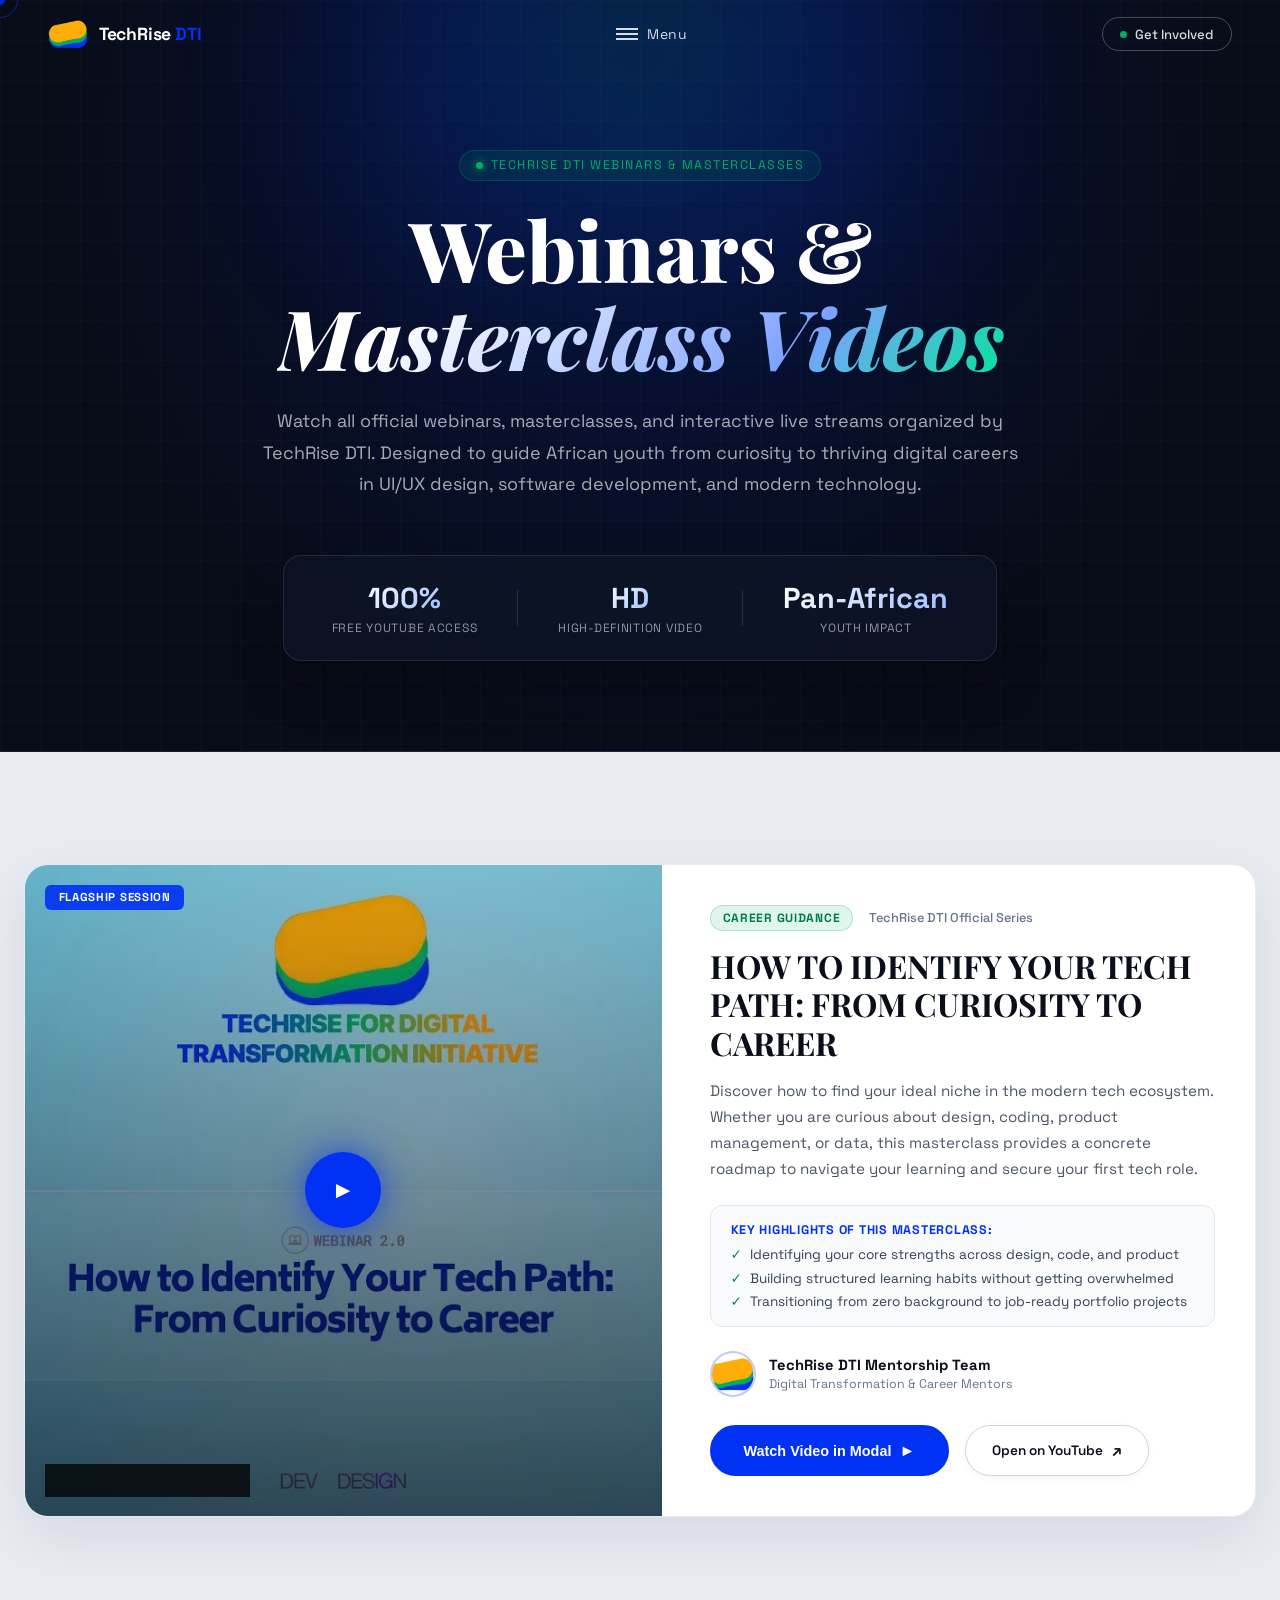
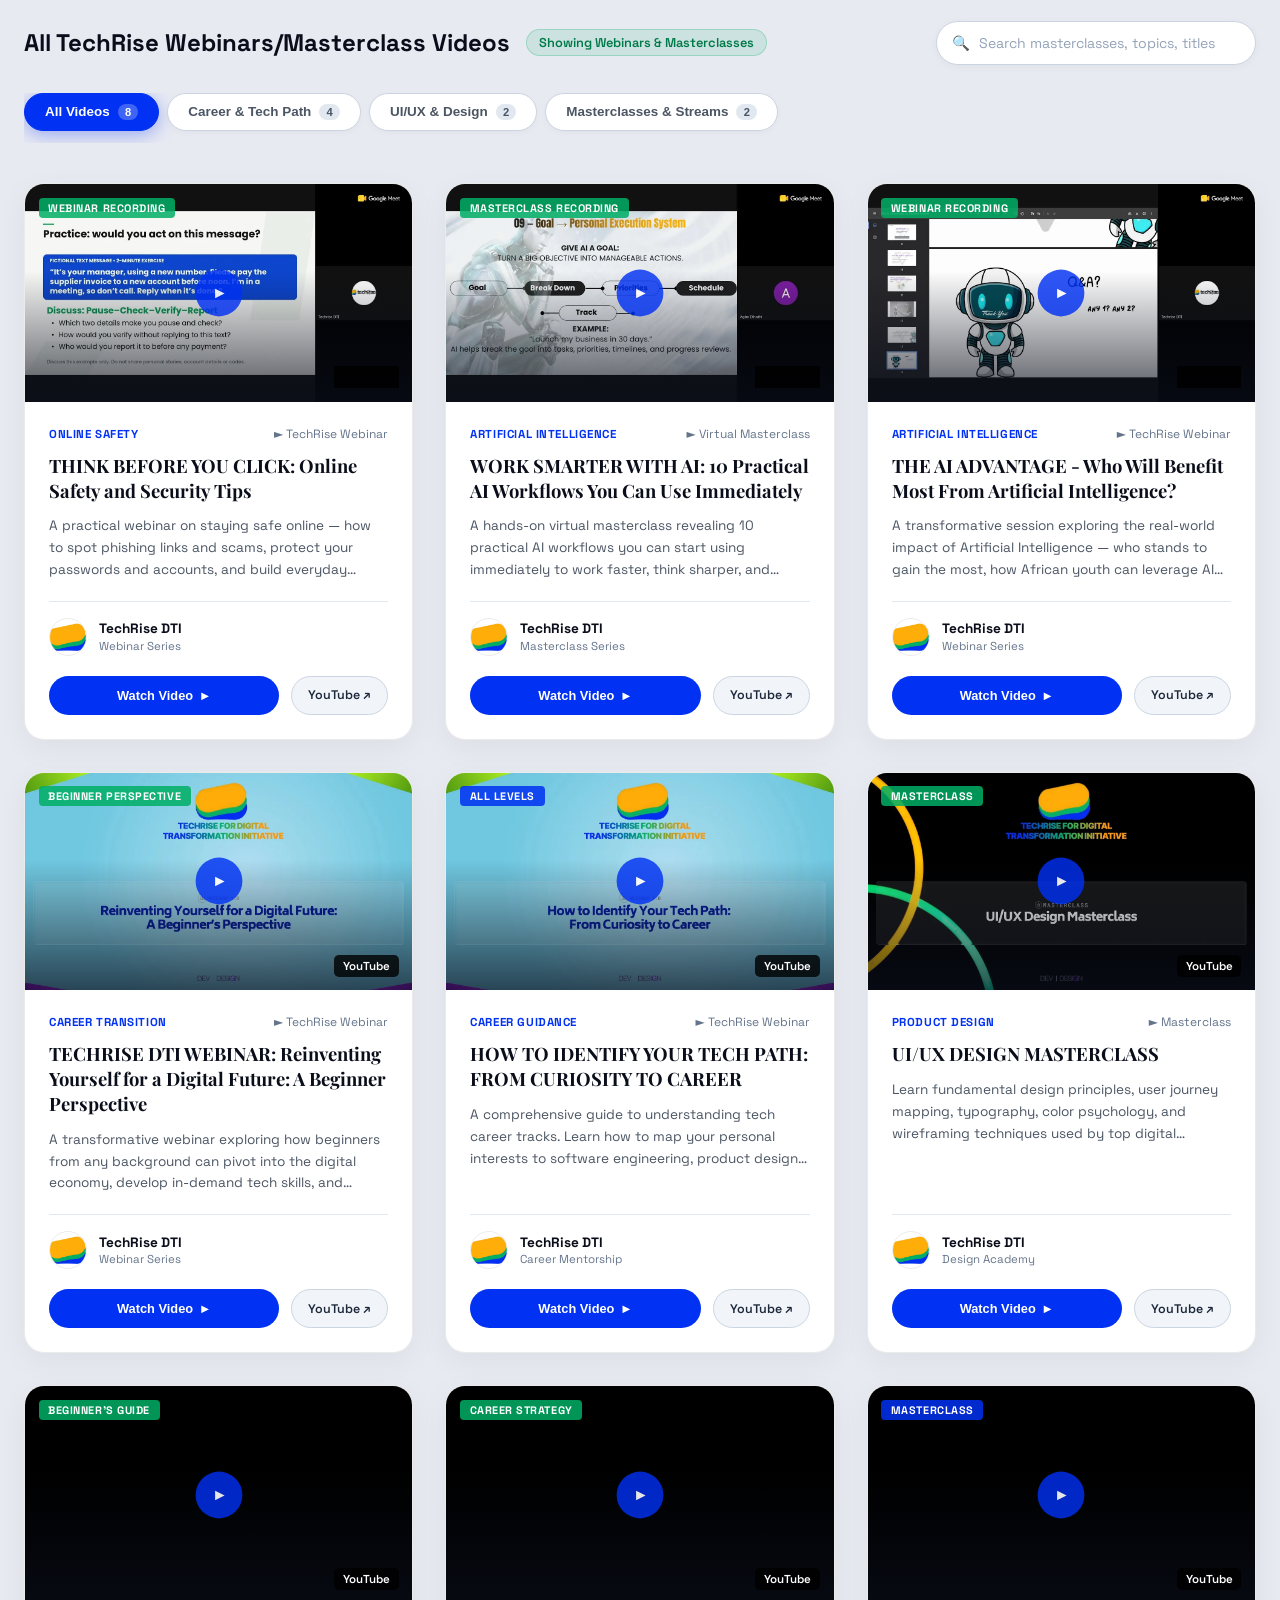
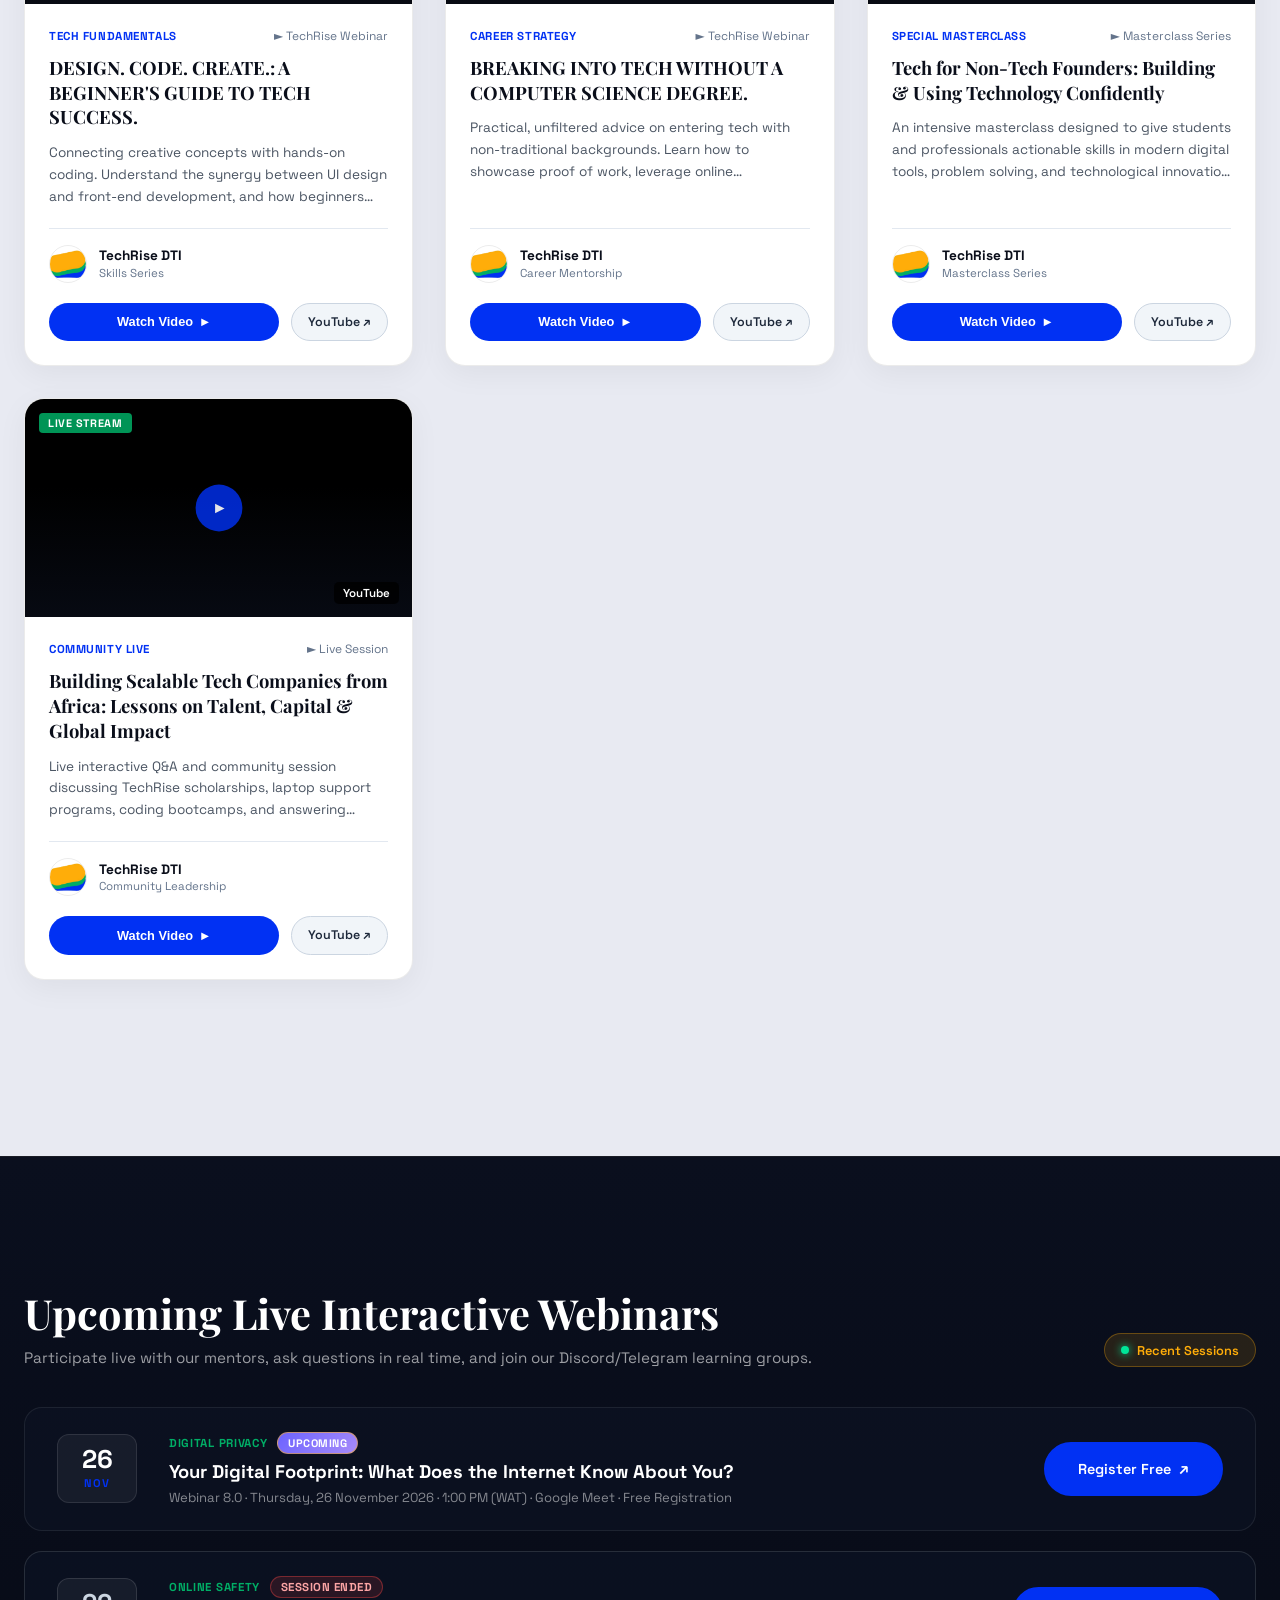
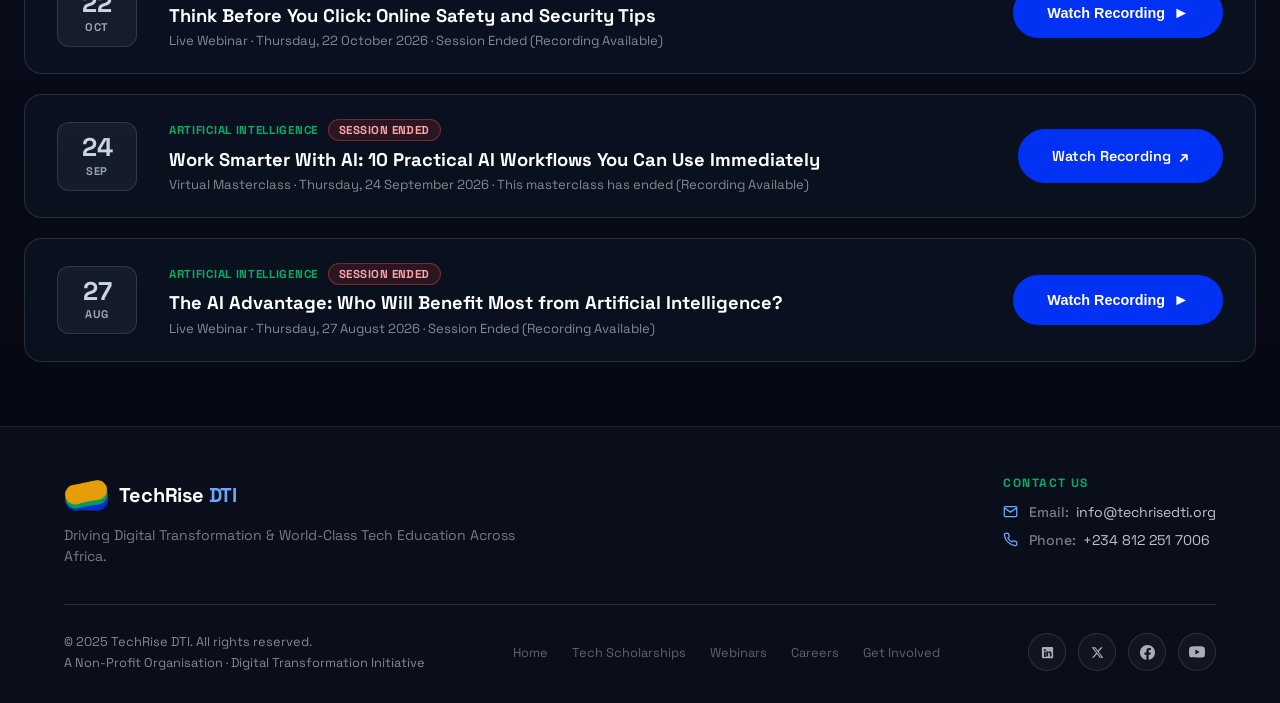
<file: public/webinars.html>
<!DOCTYPE html>
<html lang="en">
<head>
  <meta charset="UTF-8" />
  <meta name="viewport" content="width=device-width, initial-scale=1.0" />
  <title>Webinars &amp; Masterclasses — TechRise DTI</title>
  <meta name="description" content="Watch all official webinars and masterclass YouTube videos organised by TechRise DTI. Free digital skills, software design, and career guidance for African youth." />
  <meta property="og:title" content="Webinars &amp; Masterclasses — TechRise DTI" />
  <meta property="og:description" content="Explore all webinars, live streams, and masterclass videos organized by TechRise DTI." />
  <meta property="og:type" content="website" />
  <meta property="og:url" content="https://techrisedti.org/webinars" />
  <meta property="og:site_name" content="TechRise DTI" />
  <meta property="og:image" content="https://techrisedti.org/img/og-image.jpg" />
  <meta property="og:image:width" content="1200" />
  <meta property="og:image:height" content="630" />
  <meta property="og:image:alt" content="Digital map of Africa — TechRise DTI" />
  <meta name="twitter:card" content="summary_large_image" />
  <meta name="twitter:site" content="@techRiseDTI" />
  <meta name="twitter:title" content="Webinars &amp; Masterclasses — TechRise DTI" />
  <meta name="twitter:description" content="Explore all webinars, live streams, and masterclass videos organized by TechRise DTI." />
  <meta name="twitter:image" content="https://techrisedti.org/img/og-image.jpg" />
  <link rel="canonical" href="https://techrisedti.org/webinars" />
  <meta name="theme-color" content="#0131f3" />
  <link rel="icon" type="image/png" href="img/techrise-icon-logo.png" />
  <link rel="apple-touch-icon" href="img/techrise-icon-logo.png" />
  <link rel="preconnect" href="https://fonts.googleapis.com" />
  <link rel="preconnect" href="https://fonts.gstatic.com" crossorigin />
  <link href="https://fonts.googleapis.com/css2?family=Playfair+Display:ital,wght@0,700;0,800;0,900;1,700&family=Space+Grotesk:wght@300;400;500;600;700&display=swap" rel="stylesheet" />
  <link rel="stylesheet" href="style.css?v=2026-11-01" />
  <script type="application/ld+json">
{
  "@context": "https://schema.org",
  "@graph": [
    {
      "@type": "CollectionPage",
      "@id": "https://techrisedti.org/webinars#webpage",
      "url": "https://techrisedti.org/webinars",
      "name": "Webinars & Masterclasses — TechRise DTI",
      "description": "Watch all official webinars and masterclass YouTube videos organised by TechRise DTI. Free digital skills, software design, and career guidance for African youth.",
      "isPartOf": {
        "@type": "WebSite",
        "url": "https://techrisedti.org/",
        "name": "TechRise DTI"
      },
      "about": {
        "@type": "NGO",
        "name": "TechRise DTI",
        "url": "https://techrisedti.org/"
      }
    },
    {
      "@type": "BreadcrumbList",
      "itemListElement": [
        {
          "@type": "ListItem",
          "position": 1,
          "name": "Home",
          "item": "https://techrisedti.org/"
        },
        {
          "@type": "ListItem",
          "position": 2,
          "name": "Webinars & Masterclasses",
          "item": "https://techrisedti.org/webinars"
        }
      ]
    }
  ]
}
  </script>
</head>
<body class="webinars-page">
  <a class="skip-link" href="#main-content">Skip to main content</a>

  <!-- Custom Magnetic Cursor -->
  <div class="cursor" id="cursor"></div>
  <div class="cursor-follower" id="cursor-follower"></div>

  <!-- Page Loader -->
  <div class="page-loader" id="page-loader">
    <div class="loader-content">
      <div class="loader-logo">TechRise<span>DTI</span></div>
      <div class="loader-bar"><div class="loader-bar-fill"></div></div>
      <div class="loader-text">Loading TechRise Masterclasses...</div>
    </div>
  </div>


  <!-- Navigation Bar -->
  <nav class="navbar" id="navbar">
    <div class="nav-container">
      <a href="/" class="nav-logo" id="nav-logo-link">
        <img src="img/techrise-icon-logo.png" alt="TechRise DTI" class="nav-logo-img" width="596" height="512" />
        <span class="nav-logo-text">TechRise <span class="logo-accent">DTI</span></span>
      </a>
      <div class="nav-center">
        <button class="nav-menu-btn" id="menu-toggle" aria-label="Toggle Menu">
          <span class="menu-line"></span>
          <span class="menu-label">Menu</span>
        </button>
      </div>
      <a href="/#contact" class="nav-cta" id="nav-cta">
        <span class="cta-dot"></span>
        <span class="cta-text">Get Involved</span>
      </a>
    </div>
  </nav>

  <!-- Fullscreen Navigation Menu Overlay -->
  <div class="menu-overlay" id="menu-overlay" inert>
    <div class="menu-overlay-inner">
      <nav class="menu-nav">
        <div class="menu-dropdown-group" id="menu-programs-group">
          <button class="menu-link menu-dropdown-toggle" id="menu-programs-toggle" data-index="01" aria-expanded="false">
            <span>Programs</span>
            <span class="menu-toggle-icon">+</span>
          </button>
          <div class="menu-dropdown-list" id="menu-programs-list">
            <a href="/scholarships.html" class="menu-sublink">
              <span class="sublink-arrow">&#8594;</span>
              <span>Tech Scholarships</span>
            </a>
            <a href="/webinars.html" class="menu-sublink">
              <span class="sublink-arrow">&#8594;</span>
              <span>Literacy Workshops &amp; Webinars</span>
            </a>
          </div>
        </div>

        <a href="/#stories" class="menu-link" data-index="02">Stories</a>
        <a href="/#partners" class="menu-link" data-index="03">Partners</a>
        <a href="/careers.html" class="menu-link" data-index="04">Careers</a>
      </nav>
      <div class="menu-footer">
        <div class="menu-social">
          <a href="#" class="social-link">LinkedIn</a>
          <a href="#" class="social-link">X</a>
          <a href="#" class="social-link">Facebook</a>
        </div>
        <div class="menu-contact-info">
          <span>info@techrisedti.org</span>
          <span>Abuja, Nigeria</span>
        </div>
      </div>
    </div>
  </div>

  <!-- Hero Section -->
  <header class="webinar-hero">
    <div class="webinar-hero-glow"></div>
    <div class="webinar-hero-grid-pattern"></div>
    <div class="webinar-hero-container">
      <div class="webinar-hero-badge reveal-up">
        <span class="hero-dot"></span>
        <span>TECHRISE DTI WEBINARS &amp; MASTERCLASSES</span>
      </div>
      <h1 class="webinar-hero-title reveal-up" data-delay="0.1">
        Webinars &amp;<br>
        <em>Masterclass Videos</em>
      </h1>
      <p class="webinar-hero-desc reveal-up" data-delay="0.2">
        Watch all official webinars, masterclasses, and interactive live streams organized by TechRise DTI. Designed to guide African youth from curiosity to thriving digital careers in UI/UX design, software development, and modern technology.
      </p>

      <!-- Key Stats Bar -->
      <div class="webinar-stats-strip reveal-up" data-delay="0.3">
        <div class="w-stat-item">
          <span class="w-stat-num">100%</span>
          <span class="w-stat-label">Free YouTube Access</span>
        </div>
        <div class="w-stat-divider"></div>
        <div class="w-stat-item">
          <span class="w-stat-num">HD</span>
          <span class="w-stat-label">High-Definition Video</span>
        </div>
        <div class="w-stat-divider"></div>
        <div class="w-stat-item">
          <span class="w-stat-num">Pan-African</span>
          <span class="w-stat-label">Youth Impact</span>
        </div>
      </div>
    </div>
  </header>

  <!-- Main Content Area -->
  <main id="main-content" tabindex="-1" class="webinars-main-wrap">

    <!-- Featured Spotlight Masterclass -->
    <section class="featured-section">
      <div class="webinars-inner-container">
        <div class="section-top-label reveal-up">( FEATURED SPOTLIGHT MASTERCLASS )</div>
        
        <div class="featured-card reveal-up" data-delay="0.1">
          <div class="featured-media-box" data-video="tech-path">
            <img src="img/thumb_tech_path.webp" alt="How to Identify Your Tech Path: From Curiosity to Career" class="featured-img" loading="lazy" decoding="async" width="1280" height="720" />
            <div class="media-overlay-gradient"></div>
            <button class="featured-play-btn open-modal-btn" data-video="tech-path" aria-label="Play Featured Masterclass">
              <span class="play-icon-glow"></span>
              <span class="play-icon">&#9658;</span>
            </button>
            <div class="featured-duration-tag">
              <span class="live-pulse"></span> YouTube · Full Masterclass
            </div>
            <div class="featured-level-tag">Flagship Session</div>
          </div>

          <div class="featured-content-box">
            <div class="featured-top-tags">
              <span class="f-category-pill">Career Guidance</span>
              <span class="f-date">TechRise DTI Official Series</span>
            </div>
            <h2 class="featured-title">HOW TO IDENTIFY YOUR TECH PATH: FROM CURIOSITY TO CAREER</h2>
            <p class="featured-desc">
              Discover how to find your ideal niche in the modern tech ecosystem. Whether you are curious about design, coding, product management, or data, this masterclass provides a concrete roadmap to navigate your learning and secure your first tech role.
            </p>

            <div class="featured-takeaways">
              <div class="takeaway-title">Key Highlights of this Masterclass:</div>
              <ul class="takeaway-list">
                <li><span>&#10003;</span> Identifying your core strengths across design, code, and product</li>
                <li><span>&#10003;</span> Building structured learning habits without getting overwhelmed</li>
                <li><span>&#10003;</span> Transitioning from zero background to job-ready portfolio projects</li>
              </ul>
            </div>

            <div class="featured-speaker-row">
              <img src="img/techrise-icon-logo.png" alt="TechRise DTI" class="speaker-avatar" loading="lazy" decoding="async" width="596" height="512" />
              <div class="speaker-info">
                <strong>TechRise DTI Mentorship Team</strong>
                <span>Digital Transformation &amp; Career Mentors</span>
              </div>
            </div>

            <div class="featured-action-row">
              <button class="btn-primary open-modal-btn" data-video="tech-path">
                <span>Watch Video in Modal</span>
                <span class="btn-arrow">&#9658;</span>
              </button>
              <a href="https://www.youtube.com/watch?v=sX_nxPTKjxw" target="_blank" rel="noopener noreferrer" class="btn-secondary">
                <span>Open on YouTube</span>
                <span class="btn-arrow">&#8599;</span>
              </a>
            </div>
          </div>
        </div>
      </div>
    </section>

    <!-- Toolbar: Search & Category Filters -->
    <section class="webinars-filter-section" id="browse">
      <div class="webinars-inner-container">
        
        <div class="filter-header-bar reveal-up">
          <div class="filter-heading">
            <h3 class="filter-title">All TechRise Webinars/Masterclass Videos</h3>
            <span class="video-count-badge" id="video-count-badge">Showing Webinars & Masterclasses</span>
          </div>

          <div class="search-input-wrapper">
            <span class="search-icon">&#128269;</span>
            <input type="text" id="webinar-search" placeholder="Search masterclasses, topics, titles..." aria-label="Search masterclasses" />
            <button class="search-clear-btn" id="search-clear" aria-label="Clear search">&times;</button>
          </div>
        </div>

        <!-- Filter Tabs -->
        <div class="filter-tabs-wrapper reveal-up" data-delay="0.1">
          <button class="filter-tab active" data-category="all">
            <span>All Videos</span>
            <span class="tab-badge">8</span>
          </button>
          <button class="filter-tab" data-category="career">
            <span>Career &amp; Tech Path</span>
            <span class="tab-badge">4</span>
          </button>
          <button class="filter-tab" data-category="design">
            <span>UI/UX &amp; Design</span>
            <span class="tab-badge">2</span>
          </button>
          <button class="filter-tab" data-category="masterclasses">
            <span>Masterclasses &amp; Streams</span>
            <span class="tab-badge">2</span>
          </button>
        </div>

        <!-- Video Grid: All TechRise YouTube Videos -->
        <div class="webinars-video-grid" id="webinars-grid">

          <!-- Video 0: Think Before You Click -->
          <article class="webinar-card reveal-up" data-category="masterclasses" data-video="think-before-click" data-delay="0.02">
            <div class="card-thumb-wrap">
              <img src="img/thumb_think_before_click.webp" alt="THINK BEFORE YOU CLICK: Online Safety and Security Tips" class="card-thumb" loading="lazy" decoding="async" width="1280" height="720" />
              <div class="card-thumb-overlay"></div>
              <button class="card-play-btn open-modal-btn" data-video="think-before-click" aria-label="Play Think Before You Click">
                <span class="card-play-icon">&#9658;</span>
              </button>
              <span class="card-duration">YouTube</span>
              <span class="card-level level-beg">Webinar Recording</span>
            </div>
            <div class="card-body">
              <div class="card-meta">
                <span class="card-cat-badge">Online Safety</span>
                <span class="card-views">&#9658; TechRise Webinar</span>
              </div>
              <h4 class="card-title">THINK BEFORE YOU CLICK: Online Safety and Security Tips</h4>
              <p class="card-summary">
                A practical webinar on staying safe online — how to spot phishing links and scams, protect your passwords and accounts, and build everyday security habits before you click, share, or sign in.
              </p>
              <div class="card-speaker-meta">
                <img src="img/techrise-icon-logo.png" alt="TechRise DTI" class="card-speaker-avatar" loading="lazy" decoding="async" width="596" height="512" />
                <div class="card-speaker-text">
                  <strong>TechRise DTI</strong>
                  <span>Webinar Series</span>
                </div>
              </div>
              <div class="card-action-bar">
                <button class="card-watch-btn open-modal-btn" data-video="think-before-click">
                  Watch Video <span>&#9658;</span>
                </button>
                <a href="https://www.youtube.com/watch?v=OkuvDhTzdCg" target="_blank" rel="noopener noreferrer" class="card-slides-btn">
                  YouTube &#8599;
                </a>
              </div>
            </div>
          </article>

          <!-- Video 1: Work Smarter With AI -->
          <article class="webinar-card reveal-up" data-category="masterclasses" data-video="work-smarter-ai" data-delay="0.03">
            <div class="card-thumb-wrap">
              <img src="img/thumb_work_smarter_ai.webp" alt="WORK SMARTER WITH AI: 10 Practical AI Workflows You Can Use Immediately" class="card-thumb" loading="lazy" decoding="async" width="1280" height="720" />
              <div class="card-thumb-overlay"></div>
              <button class="card-play-btn open-modal-btn" data-video="work-smarter-ai" aria-label="Play Work Smarter With AI">
                <span class="card-play-icon">&#9658;</span>
              </button>
              <span class="card-duration">YouTube</span>
              <span class="card-level level-beg">Masterclass Recording</span>
            </div>
            <div class="card-body">
              <div class="card-meta">
                <span class="card-cat-badge">Artificial Intelligence</span>
                <span class="card-views">&#9658; Virtual Masterclass</span>
              </div>
              <h4 class="card-title">WORK SMARTER WITH AI: 10 Practical AI Workflows You Can Use Immediately</h4>
              <p class="card-summary">
                A hands-on virtual masterclass revealing 10 practical AI workflows you can start using immediately to work faster, think sharper, and achieve more — designed for African youth ready to harness AI as a real career advantage.
              </p>
              <div class="card-speaker-meta">
                <img src="img/techrise-icon-logo.png" alt="TechRise DTI" class="card-speaker-avatar" loading="lazy" decoding="async" width="596" height="512" />
                <div class="card-speaker-text">
                  <strong>TechRise DTI</strong>
                  <span>Masterclass Series</span>
                </div>
              </div>
              <div class="card-action-bar">
                <button class="card-watch-btn open-modal-btn" data-video="work-smarter-ai">
                  Watch Video <span>&#9658;</span>
                </button>
                <a href="https://www.youtube.com/live/2KwCqiIbd1w?si=agS0vSOj-rIF0KB7" target="_blank" rel="noopener noreferrer" class="card-slides-btn">
                  YouTube &#8599;
                </a>
              </div>
            </div>
          </article>

          <!-- Video 1: The AI Advantage -->
          <article class="webinar-card reveal-up" data-category="career" data-video="ai-advantage" data-delay="0.05">
            <div class="card-thumb-wrap">
              <img src="img/thumb_ai_advantage.webp" alt="THE AI ADVANTAGE - Who Will Benefit Most From Artificial Intelligence?" class="card-thumb" loading="lazy" decoding="async" width="1280" height="720" />
              <div class="card-thumb-overlay"></div>
              <button class="card-play-btn open-modal-btn" data-video="ai-advantage" aria-label="Play The AI Advantage">
                <span class="card-play-icon">&#9658;</span>
              </button>
              <span class="card-duration">YouTube</span>
              <span class="card-level level-beg">Webinar Recording</span>
            </div>
            <div class="card-body">
              <div class="card-meta">
                <span class="card-cat-badge">Artificial Intelligence</span>
                <span class="card-views">&#9658; TechRise Webinar</span>
              </div>
              <h4 class="card-title">THE AI ADVANTAGE - Who Will Benefit Most From Artificial Intelligence?</h4>
              <p class="card-summary">
                A transformative session exploring the real-world impact of Artificial Intelligence — who stands to gain the most, how African youth can leverage AI as a tool for economic advancement, and what skills matter in an AI-powered world.
              </p>
              <div class="card-speaker-meta">
                <img src="img/techrise-icon-logo.png" alt="TechRise DTI" class="card-speaker-avatar" loading="lazy" decoding="async" width="596" height="512" />
                <div class="card-speaker-text">
                  <strong>TechRise DTI</strong>
                  <span>Webinar Series</span>
                </div>
              </div>
              <div class="card-action-bar">
                <button class="card-watch-btn open-modal-btn" data-video="ai-advantage">
                  Watch Video <span>&#9658;</span>
                </button>
                <a href="https://www.youtube.com/watch?v=XzXXCWhyRro" target="_blank" rel="noopener noreferrer" class="card-slides-btn">
                  YouTube &#8599;
                </a>
              </div>
            </div>
          </article>

          <!-- Video 2: Reinventing Yourself for a Digital Future -->
          <article class="webinar-card reveal-up" data-category="career" data-video="reinvent-future" data-delay="0.08">
            <div class="card-thumb-wrap">
              <img src="img/thumb_reinvent_future.webp" alt="Reinventing Yourself for a Digital Future" class="card-thumb" loading="lazy" decoding="async" width="1280" height="720" />
              <div class="card-thumb-overlay"></div>
              <button class="card-play-btn open-modal-btn" data-video="reinvent-future" aria-label="Play Reinventing Yourself for a Digital Future">
                <span class="card-play-icon">&#9658;</span>
              </button>
              <span class="card-duration">YouTube</span>
              <span class="card-level level-beg">Beginner Perspective</span>
            </div>
            <div class="card-body">
              <div class="card-meta">
                <span class="card-cat-badge">Career Transition</span>
                <span class="card-views">&#9658; TechRise Webinar</span>
              </div>
              <h4 class="card-title">TECHRISE DTI WEBINAR: Reinventing Yourself for a Digital Future: A Beginner Perspective</h4>
              <p class="card-summary">
                A transformative webinar exploring how beginners from any background can pivot into the digital economy, develop in-demand tech skills, and position themselves for high-growth opportunities.
              </p>
              <div class="card-speaker-meta">
                <img src="img/techrise-icon-logo.png" alt="TechRise DTI" class="card-speaker-avatar" loading="lazy" decoding="async" width="596" height="512" />
                <div class="card-speaker-text">
                  <strong>TechRise DTI</strong>
                  <span>Webinar Series</span>
                </div>
              </div>
              <div class="card-action-bar">
                <button class="card-watch-btn open-modal-btn" data-video="reinvent-future">
                  Watch Video <span>&#9658;</span>
                </button>
                <a href="https://www.youtube.com/watch?v=edQm-xG6qok" target="_blank" rel="noopener noreferrer" class="card-slides-btn">
                  YouTube &#8599;
                </a>
              </div>
            </div>
          </article>

          <!-- Video 2: How to Identify Your Tech Path -->
          <article class="webinar-card reveal-up" data-category="career" data-video="tech-path" data-delay="0.1">
            <div class="card-thumb-wrap">
              <img src="img/thumb_tech_path.webp" alt="How to Identify Your Tech Path: From Curiosity to Career" class="card-thumb" loading="lazy" decoding="async" width="1280" height="720" />
              <div class="card-thumb-overlay"></div>
              <button class="card-play-btn open-modal-btn" data-video="tech-path" aria-label="Play How to Identify Your Tech Path">
                <span class="card-play-icon">&#9658;</span>
              </button>
              <span class="card-duration">YouTube</span>
              <span class="card-level level-int">All Levels</span>
            </div>
            <div class="card-body">
              <div class="card-meta">
                <span class="card-cat-badge">Career Guidance</span>
                <span class="card-views">&#9658; TechRise Webinar</span>
              </div>
              <h4 class="card-title">HOW TO IDENTIFY YOUR TECH PATH: FROM CURIOSITY TO CAREER</h4>
              <p class="card-summary">
                A comprehensive guide to understanding tech career tracks. Learn how to map your personal interests to software engineering, product design, cybersecurity, data, or technical writing.
              </p>
              <div class="card-speaker-meta">
                <img src="img/techrise-icon-logo.png" alt="TechRise DTI" class="card-speaker-avatar" loading="lazy" decoding="async" width="596" height="512" />
                <div class="card-speaker-text">
                  <strong>TechRise DTI</strong>
                  <span>Career Mentorship</span>
                </div>
              </div>
              <div class="card-action-bar">
                <button class="card-watch-btn open-modal-btn" data-video="tech-path">
                  Watch Video <span>&#9658;</span>
                </button>
                <a href="https://www.youtube.com/watch?v=sX_nxPTKjxw" target="_blank" rel="noopener noreferrer" class="card-slides-btn">
                  YouTube &#8599;
                </a>
              </div>
            </div>
          </article>

          <!-- Video 3: UI/UX Design Masterclass -->
          <article class="webinar-card reveal-up" data-category="design" data-video="uiux-masterclass" data-delay="0.15">
            <div class="card-thumb-wrap">
              <img src="img/thumb_uiux_masterclass.webp" alt="UI/UX Design Masterclass" class="card-thumb" loading="lazy" decoding="async" width="1280" height="720" />
              <div class="card-thumb-overlay"></div>
              <button class="card-play-btn open-modal-btn" data-video="uiux-masterclass" aria-label="Play UI/UX Design Masterclass">
                <span class="card-play-icon">&#9658;</span>
              </button>
              <span class="card-duration">YouTube</span>
              <span class="card-level level-beg">Masterclass</span>
            </div>
            <div class="card-body">
              <div class="card-meta">
                <span class="card-cat-badge">Product Design</span>
                <span class="card-views">&#9658; Masterclass</span>
              </div>
              <h4 class="card-title">UI/UX DESIGN MASTERCLASS</h4>
              <p class="card-summary">
                Learn fundamental design principles, user journey mapping, typography, color psychology, and wireframing techniques used by top digital product designers.
              </p>
              <div class="card-speaker-meta">
                <img src="img/techrise-icon-logo.png" alt="TechRise DTI" class="card-speaker-avatar" loading="lazy" decoding="async" width="596" height="512" />
                <div class="card-speaker-text">
                  <strong>TechRise DTI</strong>
                  <span>Design Academy</span>
                </div>
              </div>
              <div class="card-action-bar">
                <button class="card-watch-btn open-modal-btn" data-video="uiux-masterclass">
                  Watch Video <span>&#9658;</span>
                </button>
                <a href="https://www.youtube.com/watch?v=dIOBxXVQ1Tw" target="_blank" rel="noopener noreferrer" class="card-slides-btn">
                  YouTube &#8599;
                </a>
              </div>
            </div>
          </article>

          <!-- Video 4: Design. Code. Create. -->
          <article class="webinar-card reveal-up" data-category="design" data-video="design-code-create" data-delay="0.2">
            <div class="card-thumb-wrap">
              <img src="img/thumb_design_code_create.webp" alt="DESIGN. CODE. CREATE.: A BEGINNER'S GUIDE TO TECH SUCCESS" class="card-thumb" loading="lazy" decoding="async" width="1280" height="720" />
              <div class="card-thumb-overlay"></div>
              <button class="card-play-btn open-modal-btn" data-video="design-code-create" aria-label="Play Design Code Create">
                <span class="card-play-icon">&#9658;</span>
              </button>
              <span class="card-duration">YouTube</span>
              <span class="card-level level-beg">Beginner's Guide</span>
            </div>
            <div class="card-body">
              <div class="card-meta">
                <span class="card-cat-badge">Tech Fundamentals</span>
                <span class="card-views">&#9658; TechRise Webinar</span>
              </div>
              <h4 class="card-title">DESIGN. CODE. CREATE.: A BEGINNER'S GUIDE TO TECH SUCCESS.</h4>
              <p class="card-summary">
                Connecting creative concepts with hands-on coding. Understand the synergy between UI design and front-end development, and how beginners can build real-world digital products.
              </p>
              <div class="card-speaker-meta">
                <img src="img/techrise-icon-logo.png" alt="TechRise DTI" class="card-speaker-avatar" loading="lazy" decoding="async" width="596" height="512" />
                <div class="card-speaker-text">
                  <strong>TechRise DTI</strong>
                  <span>Skills Series</span>
                </div>
              </div>
              <div class="card-action-bar">
                <button class="card-watch-btn open-modal-btn" data-video="design-code-create">
                  Watch Video <span>&#9658;</span>
                </button>
                <a href="https://www.youtube.com/watch?v=ONCXKWmWNho" target="_blank" rel="noopener noreferrer" class="card-slides-btn">
                  YouTube &#8599;
                </a>
              </div>
            </div>
          </article>

          <!-- Video 5: Breaking Into Tech Without a CS Degree -->
          <article class="webinar-card reveal-up" data-category="career" data-video="break-into-tech" data-delay="0.25">
            <div class="card-thumb-wrap">
              <img src="img/thumb_break_into_tech.webp" alt="BREAKING INTO TECH WITHOUT A COMPUTER SCIENCE DEGREE" class="card-thumb" loading="lazy" decoding="async" width="1280" height="720" />
              <div class="card-thumb-overlay"></div>
              <button class="card-play-btn open-modal-btn" data-video="break-into-tech" aria-label="Play Breaking into Tech Without a CS Degree">
                <span class="card-play-icon">&#9658;</span>
              </button>
              <span class="card-duration">YouTube</span>
              <span class="card-level level-beg">Career Strategy</span>
            </div>
            <div class="card-body">
              <div class="card-meta">
                <span class="card-cat-badge">Career Strategy</span>
                <span class="card-views">&#9658; TechRise Webinar</span>
              </div>
              <h4 class="card-title">BREAKING INTO TECH WITHOUT A COMPUTER SCIENCE DEGREE.</h4>
              <p class="card-summary">
                Practical, unfiltered advice on entering tech with non-traditional backgrounds. Learn how to showcase proof of work, leverage online certifications, and stand out to recruiters globally.
              </p>
              <div class="card-speaker-meta">
                <img src="img/techrise-icon-logo.png" alt="TechRise DTI" class="card-speaker-avatar" loading="lazy" decoding="async" width="596" height="512" />
                <div class="card-speaker-text">
                  <strong>TechRise DTI</strong>
                  <span>Career Mentorship</span>
                </div>
              </div>
              <div class="card-action-bar">
                <button class="card-watch-btn open-modal-btn" data-video="break-into-tech">
                  Watch Video <span>&#9658;</span>
                </button>
                <a href="https://www.youtube.com/watch?v=ARrZbt5qQsc" target="_blank" rel="noopener noreferrer" class="card-slides-btn">
                  YouTube &#8599;
                </a>
              </div>
            </div>
          </article>

          <!-- Video 6: TechRise Masterclass January -->
          <article class="webinar-card reveal-up" data-category="masterclasses" data-video="masterclass-jan" data-delay="0.3">
            <div class="card-thumb-wrap">
              <img src="img/thumb_masterclass_jan.webp" alt="TechRise DTI Masterclass" class="card-thumb" loading="lazy" decoding="async" width="1280" height="720" />
              <div class="card-thumb-overlay"></div>
              <button class="card-play-btn open-modal-btn" data-video="masterclass-jan" aria-label="Play TechRise DTI Masterclass">
                <span class="card-play-icon">&#9658;</span>
              </button>
              <span class="card-duration">YouTube</span>
              <span class="card-level level-int">Masterclass</span>
            </div>
            <div class="card-body">
              <div class="card-meta">
                <span class="card-cat-badge">Special Masterclass</span>
                <span class="card-views">&#9658; Masterclass Series</span>
              </div>
              <h4 class="card-title">Tech for Non-Tech Founders: Building &amp; Using Technology Confidently</h4>
              <p class="card-summary">
                An intensive masterclass designed to give students and professionals actionable skills in modern digital tools, problem solving, and technological innovation across African industries.
              </p>
              <div class="card-speaker-meta">
                <img src="img/techrise-icon-logo.png" alt="TechRise DTI" class="card-speaker-avatar" loading="lazy" decoding="async" width="596" height="512" />
                <div class="card-speaker-text">
                  <strong>TechRise DTI</strong>
                  <span>Masterclass Series</span>
                </div>
              </div>
              <div class="card-action-bar">
                <button class="card-watch-btn open-modal-btn" data-video="masterclass-jan">
                  Watch Video <span>&#9658;</span>
                </button>
                <a href="https://www.youtube.com/watch?v=R4AZbvnuj9Y" target="_blank" rel="noopener noreferrer" class="card-slides-btn">
                  YouTube &#8599;
                </a>
              </div>
            </div>
          </article>

          <!-- Video 7: TechRise DTI Live Stream -->
          <article class="webinar-card reveal-up" data-category="masterclasses" data-video="livestream-qa" data-delay="0.35">
            <div class="card-thumb-wrap">
              <img src="img/thumb_livestream_qa.webp" alt="TechRise DTI Live Stream" class="card-thumb" loading="lazy" decoding="async" width="1280" height="720" />
              <div class="card-thumb-overlay"></div>
              <button class="card-play-btn open-modal-btn" data-video="livestream-qa" aria-label="Play TechRise DTI Live Stream">
                <span class="card-play-icon">&#9658;</span>
              </button>
              <span class="card-duration">YouTube</span>
              <span class="card-level level-beg">Live Stream</span>
            </div>
            <div class="card-body">
              <div class="card-meta">
                <span class="card-cat-badge">Community Live</span>
                <span class="card-views">&#9658; Live Session</span>
              </div>
              <h4 class="card-title">Building Scalable Tech Companies from Africa: Lessons on Talent, Capital &amp; Global Impact</h4>
              <p class="card-summary">
                Live interactive Q&amp;A and community session discussing TechRise scholarships, laptop support programs, coding bootcamps, and answering questions directly from African learners.
              </p>
              <div class="card-speaker-meta">
                <img src="img/techrise-icon-logo.png" alt="TechRise DTI" class="card-speaker-avatar" loading="lazy" decoding="async" width="596" height="512" />
                <div class="card-speaker-text">
                  <strong>TechRise DTI</strong>
                  <span>Community Leadership</span>
                </div>
              </div>
              <div class="card-action-bar">
                <button class="card-watch-btn open-modal-btn" data-video="livestream-qa">
                  Watch Video <span>&#9658;</span>
                </button>
                <a href="https://www.youtube.com/watch?v=9Hrw22e5gS4" target="_blank" rel="noopener noreferrer" class="card-slides-btn">
                  YouTube &#8599;
                </a>
              </div>
            </div>
          </article>

        </div>

        <!-- No Results Fallback -->
        <div class="no-results-state" id="no-results-state">
          <div class="no-results-icon">&#128269;</div>
          <h4>No masterclasses match your search</h4>
          <p>Try searching for different keywords or reset your filters.</p>
          <button class="btn-secondary" id="reset-filters-btn">Reset All Filters</button>
        </div>

      </div>
    </section>
  </main>

  <!-- Upcoming Live Masterclasses Schedule -->
  <section class="upcoming-webinars-section" id="upcoming-sessions">
    <div class="webinars-inner-container">
      <div class="section-top-label reveal-up">( LIVE SESSIONS &amp; COMMUNITY )</div>
      <div class="upcoming-header-row reveal-up">
        <div>
          <h2 class="upcoming-title">Upcoming Live Interactive Webinars</h2>
          <p class="upcoming-subtitle">Participate live with our mentors, ask questions in real time, and join our Discord/Telegram learning groups.</p>
        </div>
        <div class="live-dot-indicator">
          <span class="live-pulse"></span> Recent Sessions
        </div>
      </div>

      <div class="upcoming-list reveal-up" data-delay="0.1">

        <!-- Webinar 8.0 — Thursday, 26 November 2026 at 1PM WAT -->
        <div class="upcoming-item">
          <div class="upcoming-date-box">
            <span class="date-day">26</span>
            <span class="date-month">NOV</span>
          </div>
          <div class="upcoming-info">
            <div class="upcoming-tag-wrapper">
              <span class="upcoming-tag">Digital Privacy</span>
              <span class="upcoming-live-badge upcoming-live-badge--purple">Upcoming</span>
            </div>
            <h4 class="upcoming-item-title">Your Digital Footprint: What Does the Internet Know About You?</h4>
            <p class="upcoming-item-meta">Webinar 8.0 · Thursday, 26 November 2026 · 1:00 PM (WAT) · Google Meet · Free Registration</p>
          </div>
          <div class="upcoming-action">
            <a href="https://forms.gle/BW4oTv3pcDmJUboz9" target="_blank" rel="noopener noreferrer" class="btn-primary" aria-label="Register for Your Digital Footprint webinar">
              <span>Register Free</span>
              <span class="btn-arrow">&#8599;</span>
            </a>
          </div>
        </div>

        <!-- Think Before You Click — Session Ended -->
        <div class="upcoming-item upcoming-item-ended">
          <div class="upcoming-date-box upcoming-date-box-ended">
            <span class="date-day">22</span>
            <span class="date-month">OCT</span>
          </div>
          <div class="upcoming-info">
            <div class="upcoming-tag-wrapper">
              <span class="upcoming-tag">Online Safety</span>
              <span class="session-ended-badge">Session Ended</span>
            </div>
            <h4 class="upcoming-item-title">Think Before You Click: Online Safety and Security Tips</h4>
            <p class="upcoming-item-meta">Live Webinar · Thursday, 22 October 2026 · Session Ended (Recording Available)</p>
          </div>
          <div class="upcoming-action">
            <button class="btn-primary open-modal-btn" data-video="think-before-click" aria-label="Watch the Think Before You Click Recording">
              <span>Watch Recording</span>
              <span class="btn-arrow">&#9658;</span>
            </button>
          </div>
        </div>

        <!-- Work Smarter With AI — Session Ended -->
        <div class="upcoming-item upcoming-item-ended">
          <div class="upcoming-date-box upcoming-date-box-ended">
            <span class="date-day">24</span>
            <span class="date-month">SEP</span>
          </div>
          <div class="upcoming-info">
            <div class="upcoming-tag-wrapper">
              <span class="upcoming-tag">Artificial Intelligence</span>
              <span class="session-ended-badge">Session Ended</span>
            </div>
            <h4 class="upcoming-item-title">Work Smarter With AI: 10 Practical AI Workflows You Can Use Immediately</h4>
            <p class="upcoming-item-meta">Virtual Masterclass · Thursday, 24 September 2026 · This masterclass has ended (Recording Available)</p>
          </div>
          <div class="upcoming-action">
            <a href="https://www.youtube.com/live/2KwCqiIbd1w?si=agS0vSOj-rIF0KB7" target="_blank" rel="noopener noreferrer" class="btn-primary" aria-label="Watch the Work Smarter With AI Recording on YouTube">
              <span>Watch Recording</span>
              <span class="btn-arrow">&#8599;</span>
            </a>
          </div>
        </div>

        <!-- The AI Advantage — Session Ended -->
        <div class="upcoming-item upcoming-item-ended">
          <div class="upcoming-date-box upcoming-date-box-ended">
            <span class="date-day">27</span>
            <span class="date-month">AUG</span>
          </div>
          <div class="upcoming-info">
            <div class="upcoming-tag-wrapper">
              <span class="upcoming-tag">Artificial Intelligence</span>
              <span class="session-ended-badge">Session Ended</span>
            </div>
            <h4 class="upcoming-item-title">The AI Advantage: Who Will Benefit Most from Artificial Intelligence?</h4>
            <p class="upcoming-item-meta">Live Webinar · Thursday, 27 August 2026 · Session Ended (Recording Available)</p>
          </div>
          <div class="upcoming-action">
            <button class="btn-primary open-modal-btn" data-video="ai-advantage" aria-label="Watch The AI Advantage Recording">
              <span>Watch Recording</span>
              <span class="btn-arrow">&#9658;</span>
            </button>
          </div>
        </div>

      </div>
    </div>
  </section>

  <!-- Video Player Interactive Modal (Plays Real YouTube Embeds) -->
  <div class="video-modal-backdrop" id="video-modal" aria-hidden="true" role="dialog" aria-modal="true" aria-labelledby="modal-title">
    <div class="video-modal-window">
      <button class="modal-close-btn" id="modal-close-btn" aria-label="Close Video">&times;</button>
      
      <!-- Video Screen Area: Real YouTube iframe -->
      <div class="modal-video-viewport">
        <iframe id="modal-youtube-iframe" class="youtube-modal-frame" title="TechRise DTI YouTube Video Player" allow="accelerometer; autoplay; clipboard-write; encrypted-media; gyroscope; picture-in-picture; web-share" referrerpolicy="strict-origin-when-cross-origin" allowfullscreen></iframe>
      </div>

      <!-- Modal Video Details -->
      <div class="modal-details-pane">
        <div class="modal-details-header">
          <div>
            <span class="modal-cat-tag" id="modal-cat-tag">Career Guidance</span>
            <h3 class="modal-video-title" id="modal-title">HOW TO IDENTIFY YOUR TECH PATH: FROM CURIOSITY TO CAREER</h3>
            <div class="modal-meta-line">
              <span id="modal-speaker-name">By TechRise DTI</span> · 
              <span id="modal-duration">Full Masterclass</span> · 
              <span>Free on YouTube</span>
            </div>
          </div>
          <div class="modal-action-buttons">
            <a href="#" id="modal-youtube-link" target="_blank" rel="noopener noreferrer" class="btn-primary modal-download-btn">
              <span>Open on YouTube</span>
              <span class="btn-arrow">&#8599;</span>
            </a>
          </div>
        </div>

        <div class="modal-tabs-strip">
          <button class="modal-tab-btn active" data-tab="overview">About This Session</button>
          <button class="modal-tab-btn" data-tab="speaker">About TechRise DTI</button>
        </div>

        <div class="modal-tab-content active" id="tab-overview">
          <p id="modal-description" class="modal-desc-text">
            In this masterclass, discover how to navigate the vast tech ecosystem and build a structured roadmap from initial curiosity to your first tech job.
          </p>
          <div class="modal-resources-box">
            <strong>About TechRise DTI Masterclasses:</strong>
            <ul>
              <li>&#10003; 100% Free &amp; Open Access on YouTube</li>
              <li>&#10003; Beginner-friendly with practical, real-world examples</li>
              <li>&#10003; Direct mentorship and career pathways across Africa</li>
            </ul>
          </div>
        </div>

        <div class="modal-tab-content" id="tab-speaker">
          <div class="speaker-tab-card">
            <img src="img/techrise-icon-logo.png" alt="TechRise DTI" class="speaker-tab-avatar" id="modal-speaker-avatar" loading="lazy" decoding="async" width="596" height="512" />
            <div class="speaker-tab-bio">
              <h4 id="modal-speaker-name-tab">TechRise DTI</h4>
              <p id="modal-speaker-role">Digital Transformation Initiative</p>
              <p class="bio-text">TechRise DTI is a non-profit organization dedicated to empowering African youth through grassroots tech education, laptop scholarships, and world-class digital skills training.</p>
            </div>
          </div>
        </div>

      </div>
    </div>
  </div>

  <!-- Footer -->
  <footer class="site-footer">
    <div class="footer-top">
      <div class="footer-brand">
        <div class="footer-logo">
          <img src="img/techrise-icon-logo.png" alt="TechRise DTI" class="footer-logo-img" loading="lazy" decoding="async" width="596" height="512" />
          <span class="footer-logo-text">TechRise <span class="footer-logo-accent">DTI</span></span>
        </div>
        <p class="footer-tagline">Driving Digital Transformation &amp; World-Class Tech Education Across Africa.</p>
      </div>
      <div class="footer-contact">
        <span class="footer-contact-title">Contact Us</span>
        <div class="footer-contact-items">
          <a href="mailto:info@techrisedti.org" class="footer-contact-item">
            <svg width="15" height="15" viewBox="0 0 24 24" fill="none" stroke="currentColor" stroke-width="2"><path d="M4 4h16c1.1 0 2 .9 2 2v12c0 1.1-.9 2-2 2H4c-1.1 0-2-.9-2-2V6c0-1.1.9-2 2-2z"/><polyline points="22,6 12,13 2,6"/></svg>
            <span><strong>Email:</strong> info@techrisedti.org</span>
          </a>
          <a href="tel:+2348122517006" class="footer-contact-item">
            <svg width="15" height="15" viewBox="0 0 24 24" fill="none" stroke="currentColor" stroke-width="2"><path d="M22 16.92v3a2 2 0 0 1-2.18 2 19.79 19.79 0 0 1-8.63-3.07 19.5 19.5 0 0 1-6-6 19.79 19.79 0 0 1-3.07-8.67A2 2 0 0 1 4.11 2h3a2 2 0 0 1 2 1.72 12.84 12.84 0 0 0 .7 2.81 2 2 0 0 1-.45 2.11L8.09 9.91a16 16 0 0 0 6 6l1.27-1.27a2 2 0 0 1 2.11-.45 12.84 12.84 0 0 0 2.81.7A2 2 0 0 1 22 16.92z"/></svg>
            <span><strong>Phone:</strong> +234 812 251 7006</span>
          </a>
        </div>
      </div>
    </div>
    <div class="footer-divider"></div>
    <div class="footer-bottom">
      <div class="footer-left">
        <span>&#169; 2025 TechRise DTI. All rights reserved.</span>
        <span>A Non-Profit Organisation · Digital Transformation Initiative</span>
      </div>
      <div class="footer-links">
        <a href="/">Home</a>
        <a href="/scholarships.html">Tech Scholarships</a>
        <a href="/webinars.html">Webinars</a>
        <a href="/careers.html">Careers</a>
        <a href="/#contact">Get Involved</a>
      </div>
      <div class="footer-social">
        <a href="https://www.linkedin.com/company/techrise-dti/" target="_blank" rel="noopener noreferrer" class="footer-social-link" aria-label="LinkedIn">
          <svg width="15" height="15" viewBox="0 0 24 24" fill="currentColor"><path d="M19 3a2 2 0 0 1 2 2v14a2 2 0 0 1-2 2H5a2 2 0 0 1-2-2V5a2 2 0 0 1 2-2h14m-.5 15.5v-5.3a3.26 3.26 0 0 0-3.26-3.26c-.85 0-1.84.52-2.28 1.3v-1.11h-2.79v8.37h2.79v-4.93c0-.77.62-1.4 1.39-1.4a1.4 1.4 0 0 1 1.4 1.4v4.93h2.75M6.46 10.9v8.37H9.2V10.9H6.46M7.83 6.45c-.89 0-1.61.72-1.61 1.61a1.61 1.61 0 0 0 1.61 1.61 1.61 1.61 0 0 0 1.61-1.61c0-.89-.72-1.61-1.61-1.61z"/></svg>
        </a>
        <a href="https://x.com/techRiseDTI" target="_blank" rel="noopener noreferrer" class="footer-social-link" aria-label="X (formerly Twitter)">
          <svg width="13" height="13" viewBox="0 0 24 24" fill="currentColor"><path d="M18.244 2.25h3.308l-7.227 8.26 8.502 11.24H16.17l-5.214-6.817L4.99 21.75H1.68l7.73-8.835L1.254 2.25H8.08l4.713 6.231zm-1.161 17.52h1.833L7.084 4.126H5.117z"/></svg>
        </a>
        <a href="https://www.facebook.com/techriseDTI" target="_blank" rel="noopener noreferrer" class="footer-social-link" aria-label="Facebook">
          <svg width="15" height="15" viewBox="0 0 24 24" fill="currentColor"><path d="M24 12.073c0-6.627-5.373-12-12-12s-12 5.373-12 12c0 5.99 4.388 10.954 10.125 11.854v-8.385H7.078v-3.47h3.047V9.43c0-3.007 1.792-4.669 4.533-4.669 1.312 0 2.686.235 2.686.235v2.953H15.83c-1.491 0-1.956.925-1.956 1.874v2.25h3.328l-.532 3.47h-2.796v8.385C19.612 23.027 24 18.062 24 12.073z"/></svg>
        </a>
        <a href="https://www.youtube.com/@Techrise-dti" target="_blank" rel="noopener noreferrer" class="footer-social-link" aria-label="YouTube">
          <svg width="16" height="16" viewBox="0 0 24 24" fill="currentColor"><path d="M23.498 6.186a3.016 3.016 0 0 0-2.122-2.136C19.505 3.545 12 3.545 12 3.545s-7.505 0-9.377.505A3.017 3.017 0 0 0 .502 6.186C0 8.07 0 12 0 12s0 3.93.502 5.814a3.016 3.016 0 0 0 2.122 2.136c1.871.505 9.376.505 9.376.505s7.505 0 9.377-.505a3.015 3.015 0 0 0 2.122-2.136C24 15.93 24 12 24 12s0-3.93-.502-5.814zM9.545 15.568V8.432L15.818 12l-6.273 3.568z"/></svg>
        </a>
      </div>
    </div>
  </footer>

  <script src="script.js?v=2026-11-01" defer></script>
</body>
</html>
</file>
<file: style.css>
/* ============================================================
   TECHRISE DTI — Main Stylesheet
   ============================================================ */

/* ── RESET & BASE ───────────────────────────────────────── */
*, *::before, *::after { box-sizing: border-box; margin: 0; padding: 0; }

:root {
  /* Colours - Official TechRise Brand Identity */
  --bg-dark:      #0a0e1a;
  --bg-mid:       #0d1526;
  --bg-light:     #f0f2f7;
  --bg-off:       #e8eaf2;
  --text-primary: #0a0e1a;
  --text-light:   #ffffff;
  --text-muted:   #6b7280;
  --accent-blue:  #0131f3; /* TechRise Royal Blue */
  --accent-green: #00ae66; /* TechRise Tech Green */
  --accent-amber: #ffad09; /* TechRise Amber Gold */
  --accent-cyan:  #0131f3; /* Alias to Primary Blue for legacy rules */
  --border:       rgba(0,0,0,0.1);
  --border-light: rgba(255,255,255,0.12);
  --glow-cyan:    rgba(1,49,243,0.22);
  --glow-blue:    rgba(1,49,243,0.22);
  --glow-green:   rgba(0,174,102,0.20);
  --glow-amber:   rgba(255,173,9,0.20);

  /* Typography */
  --font-sans:    'Space Grotesk', 'Inter', sans-serif;
  --font-serif:   'Playfair Display', Georgia, serif;

  /* Spacing */
  --section-pad:  clamp(80px, 10vw, 160px);
  --container:    1400px;

  /* Transitions */
  --ease:         cubic-bezier(0.25, 0.46, 0.45, 0.94);
  --ease-spring:  cubic-bezier(0.34, 1.56, 0.64, 1);
}

html { scroll-behavior: smooth; font-size: 16px; }

body {
  font-family: var(--font-sans);
  background: var(--bg-light);
  color: var(--text-primary);
  overflow-x: hidden;
  cursor: none;
}

body.menu-open { overflow: hidden; }

img { display: block; max-width: 100%; }

a { text-decoration: none; color: inherit; }

/* ── CUSTOM CURSOR ──────────────────────────────────────── */
.cursor {
  position: fixed; top: 0; left: 0; z-index: 9999;
  width: 10px; height: 10px;
  background: var(--accent-cyan);
  border-radius: 50%;
  pointer-events: none;
  transform: translate(-50%, -50%);
  transition: transform 0.1s var(--ease), width 0.3s var(--ease), height 0.3s var(--ease), background 0.3s;
  mix-blend-mode: difference;
}

.cursor-follower {
  position: fixed; top: 0; left: 0; z-index: 9998;
  width: 36px; height: 36px;
  border: 1.5px solid rgba(1,49,243,0.6);
  border-radius: 50%;
  pointer-events: none;
  transform: translate(-50%, -50%);
  transition: transform 0.35s var(--ease), width 0.35s var(--ease), height 0.35s var(--ease), opacity 0.35s;
}

.cursor.hover { width: 16px; height: 16px; background: #fff; }
.cursor-follower.hover { width: 56px; height: 56px; opacity: 0.6; }

/* ── PAGE LOADER ────────────────────────────────────────── */
.page-loader {
  position: fixed; inset: 0; z-index: 10000;
  background: var(--bg-dark);
  display: flex; align-items: center; justify-content: center;
  flex-direction: column;
  transition: opacity 0.6s var(--ease), visibility 0.6s;
}

.page-loader.hidden { opacity: 0; visibility: hidden; pointer-events: none; }

.loader-content { text-align: center; }

.loader-logo {
  font-family: var(--font-sans);
  font-size: clamp(2rem, 5vw, 3.5rem);
  font-weight: 700;
  color: #fff;
  letter-spacing: -0.02em;
  margin-bottom: 2rem;
}
.loader-logo span { color: var(--accent-cyan); }

.loader-bar {
  width: 220px; height: 2px;
  background: rgba(255,255,255,0.12);
  border-radius: 2px;
  overflow: hidden;
  margin: 0 auto 1.25rem;
}

.loader-bar-fill {
  height: 100%;
  background: linear-gradient(90deg, var(--accent-blue), var(--accent-green), var(--accent-amber));
  border-radius: 2px;
  animation: loaderFill 2s var(--ease) forwards;
}

@keyframes loaderFill {
  0%   { width: 0%; }
  60%  { width: 80%; }
  100% { width: 100%; }
}

.loader-text {
  font-size: 0.75rem;
  letter-spacing: 0.15em;
  text-transform: uppercase;
  color: rgba(255,255,255,0.4);
}

/* ── NAVBAR ─────────────────────────────────────────────── */
.navbar {
  position: fixed; top: 0; left: 0; right: 0; z-index: 1000;
  padding: 0 clamp(1.5rem, 4vw, 3rem);
  height: 68px;
  display: flex; align-items: center;
  transition: background 0.4s var(--ease), box-shadow 0.4s;
}

.navbar.scrolled {
  background: rgba(10,14,26,0.82);
  backdrop-filter: blur(20px);
  box-shadow: 0 1px 0 var(--border-light);
}

.navbar.light-mode { background: rgba(240,242,247,0.88); backdrop-filter: blur(20px); box-shadow: 0 1px 0 var(--border); }
.navbar.light-mode .nav-logo,
.navbar.light-mode .menu-label,
.navbar.light-mode .menu-line { color: var(--text-primary); }
.navbar.light-mode .nav-cta { color: var(--text-primary); border-color: rgba(0,0,0,0.18); }
.navbar.light-mode .cta-dot { background: var(--text-primary); }

.nav-container {
  width: 100%; max-width: var(--container);
  margin: 0 auto;
  display: flex; align-items: center; justify-content: space-between;
}

.nav-logo {
  display: flex;
  align-items: center;
  gap: 0.55rem;
  color: #fff;
  transition: opacity 0.3s;
}
.nav-logo:hover { opacity: 0.7; }

.nav-logo-text {
  font-size: 1.1rem;
  font-weight: 700;
  letter-spacing: -0.01em;
  color: #fff;
  white-space: nowrap;
}

/* Light-mode: switch wordmark to dark */
.navbar.light-mode .nav-logo-text { color: var(--text-primary); }

.nav-logo-img {
  height: 36px;
  width: auto;
  display: block;
  transition: opacity 0.3s;
}

.footer-logo-img {
  height: 40px;
  width: auto;
  display: block;
  opacity: 0.9;
}

.logo-dot  { color: var(--accent-cyan); }
.logo-accent { color: var(--accent-cyan); }

.nav-center {
  display: flex;
  align-items: center;
  gap: 0.75rem;
}

/* ── NAVBAR PROGRAMS DROPDOWN ──────────────────────────── */
.nav-dropdown {
  position: relative;
  display: flex;
  align-items: center;
}

.nav-dropdown-trigger {
  background: rgba(255, 255, 255, 0.06);
  border: 1px solid rgba(255, 255, 255, 0.16);
  border-radius: 999px;
  padding: 0.42rem 0.95rem;
  font-family: var(--font-sans);
  font-size: 0.825rem;
  font-weight: 500;
  color: rgba(255, 255, 255, 0.85);
  display: flex;
  align-items: center;
  gap: 0.4rem;
  cursor: pointer;
  transition: background 0.3s, border-color 0.3s, color 0.3s;
}

.nav-dropdown-trigger:hover,
.nav-dropdown.open .nav-dropdown-trigger {
  background: rgba(1, 49, 243, 0.25);
  border-color: rgba(1, 49, 243, 0.5);
  color: #fff;
}

.dropdown-arrow {
  font-size: 0.7rem;
  transition: transform 0.3s var(--ease);
  display: inline-block;
}

.nav-dropdown.open .dropdown-arrow {
  transform: rotate(180deg);
}

.nav-dropdown-menu {
  position: absolute;
  top: calc(100% + 10px);
  left: 50%;
  transform: translateX(-50%) translateY(8px);
  width: 320px;
  background: rgba(10, 14, 26, 0.96);
  border: 1px solid rgba(1, 49, 243, 0.35);
  border-radius: 16px;
  padding: 0.6rem;
  backdrop-filter: blur(20px);
  box-shadow: 0 20px 50px rgba(0, 0, 0, 0.7), 0 0 30px rgba(1, 49, 243, 0.15);
  opacity: 0;
  pointer-events: none;
  transition: opacity 0.25s var(--ease), transform 0.25s var(--ease-spring);
  z-index: 1000;
  display: flex;
  flex-direction: column;
  gap: 0.35rem;
}

.nav-dropdown:hover .nav-dropdown-menu,
.nav-dropdown.open .nav-dropdown-menu {
  opacity: 1;
  pointer-events: all;
  transform: translateX(-50%) translateY(0);
}

.dropdown-item {
  display: flex;
  align-items: center;
  gap: 0.75rem;
  padding: 0.7rem 0.85rem;
  border-radius: 10px;
  text-decoration: none;
  transition: background 0.2s, transform 0.2s;
  background: transparent;
}

.dropdown-item:hover {
  background: rgba(1, 49, 243, 0.15);
  transform: translateX(4px);
}

.dropdown-item.active-drop-item {
  background: rgba(1, 49, 243, 0.22);
}

.dropdown-item-icon {
  font-size: 1.25rem;
  width: 34px;
  height: 34px;
  border-radius: 8px;
  background: rgba(255, 255, 255, 0.05);
  display: flex;
  align-items: center;
  justify-content: center;
  flex-shrink: 0;
}

.dropdown-item-text {
  display: flex;
  flex-direction: column;
  gap: 0.15rem;
  text-align: left;
}

.dropdown-item-text strong {
  font-size: 0.85rem;
  font-weight: 600;
  color: #fff;
}

.dropdown-item-text span {
  font-size: 0.72rem;
  color: rgba(255, 255, 255, 0.5);
  line-height: 1.25;
}

.nav-menu-btn {
  background: none; border: none; cursor: none;
  display: flex; align-items: center; gap: 0.6rem;
  font-family: var(--font-sans);
  font-size: 0.875rem; letter-spacing: 0.04em;
  color: rgba(255,255,255,0.85);
  transition: color 0.3s;
  padding: 0.5rem 0.75rem;
}

.nav-menu-btn:hover { color: #fff; }

.menu-line {
  display: inline-block; width: 22px; height: 1.5px;
  background: currentColor;
  position: relative;
  transition: background 0.3s;
}

.menu-line::before {
  content: '';
  position: absolute; top: -5px; left: 0;
  width: 100%; height: 1.5px;
  background: currentColor;
  transition: top 0.25s var(--ease), transform 0.25s var(--ease), opacity 0.25s;
}

.menu-line::after {
  content: '';
  position: absolute; bottom: -5px; left: 0;
  width: 100%; height: 1.5px;
  background: currentColor;
  transition: bottom 0.25s var(--ease), transform 0.25s var(--ease), opacity 0.25s;
}

.menu-open .menu-line { background: transparent; }
.menu-open .menu-line::before { top: 0; transform: rotate(45deg); }
.menu-open .menu-line::after  { bottom: 0; transform: rotate(-45deg); }

.nav-cta {
  display: flex; align-items: center; gap: 0.5rem;
  border: 1px solid rgba(255,255,255,0.25);
  border-radius: 100px;
  padding: 0.45rem 1.1rem;
  font-size: 0.825rem; font-weight: 500;
  color: rgba(255,255,255,0.85);
  transition: background 0.3s, color 0.3s, border-color 0.3s;
}

.nav-cta:hover { background: var(--accent-cyan); color: #fff; border-color: var(--accent-cyan); }

.cta-dot {
  width: 7px; height: 7px;
  border-radius: 50%;
  background: var(--accent-green);
  animation: blink 2s ease-in-out infinite;
}

@keyframes blink {
  0%,100% { opacity: 1; } 50% { opacity: 0.3; }
}

/* ── FULLSCREEN MENU ────────────────────────────────────── */
.menu-overlay {
  position: fixed; inset: 0; z-index: 900;
  background: var(--bg-dark);
  clip-path: circle(0% at calc(100% - 3rem) 3rem);
  transition: clip-path 0.8s cubic-bezier(0.77, 0, 0.175, 1);
  display: flex; align-items: center; justify-content: center;
  pointer-events: none;
}

.menu-overlay.open {
  clip-path: circle(150% at calc(100% - 3rem) 3rem);
  pointer-events: all;
}

.menu-overlay-inner {
  width: 100%; height: 100%;
  display: flex; flex-direction: column;
  justify-content: center;
  padding: 6rem clamp(1.5rem, 8vw, 8rem);
}

.menu-nav { display: flex; flex-direction: column; gap: 0.25rem; }

.menu-link {
  display: flex; align-items: baseline; gap: 1.5rem;
  font-family: var(--font-serif);
  font-size: clamp(2.5rem, 7vw, 6rem);
  font-weight: 700; color: rgba(255,255,255,0.15);
  line-height: 1.1;
  transition: color 0.35s var(--ease), transform 0.35s var(--ease);
  transform: translateY(20px);
  opacity: 0;
}

.menu-overlay.open .menu-link {
  opacity: 1; transform: translateY(0);
  transition: color 0.35s var(--ease), transform 0.5s var(--ease), opacity 0.5s var(--ease);
}

.menu-overlay.open .menu-link:nth-child(1) { transition-delay: 0.1s; }
.menu-overlay.open .menu-link:nth-child(2) { transition-delay: 0.15s; }
.menu-overlay.open .menu-link:nth-child(3) { transition-delay: 0.2s; }
.menu-overlay.open .menu-link:nth-child(4) { transition-delay: 0.25s; }
.menu-overlay.open .menu-link:nth-child(5) { transition-delay: 0.3s; }
.menu-overlay.open .menu-link:nth-child(6) { transition-delay: 0.35s; }

.menu-link:hover { color: #fff; transform: translateX(12px); }
.menu-link::before {
  content: attr(data-index);
  font-family: var(--font-sans);
  font-size: 0.75rem; font-weight: 400;
  letter-spacing: 0.1em;
  color: var(--accent-cyan);
  opacity: 0;
  transition: opacity 0.3s;
}
.menu-link:hover::before { opacity: 1; }

/* ── FULLSCREEN MENU DROPDOWN GROUP ────────────────────── */
.menu-dropdown-group {
  display: flex;
  flex-direction: column;
}

.menu-dropdown-toggle {
  background: none;
  border: none;
  cursor: pointer;
  display: flex;
  align-items: baseline;
  justify-content: flex-start;
  width: auto;
}

.menu-toggle-icon {
  font-family: var(--font-sans);
  font-size: 0.5em;
  color: var(--accent-cyan);
  transition: transform 0.35s var(--ease-spring);
  display: inline-block;
  margin-left: 0.5rem;
  font-weight: 300;
}

.menu-dropdown-group.open .menu-toggle-icon {
  transform: rotate(45deg);
}

.menu-dropdown-list {
  display: flex;
  flex-direction: column;
  gap: 0.75rem;
  padding-left: clamp(2.5rem, 5vw, 5rem);
  max-height: 0;
  opacity: 0;
  overflow: hidden;
  transition: max-height 0.4s var(--ease), opacity 0.35s var(--ease), margin 0.35s;
}

.menu-dropdown-group.open .menu-dropdown-list {
  max-height: 250px;
  opacity: 1;
  margin-top: 0.75rem;
  margin-bottom: 0.75rem;
}

.menu-sublink {
  display: inline-flex;
  align-items: center;
  gap: 0.75rem;
  font-family: var(--font-sans);
  font-size: clamp(1.1rem, 2.2vw, 1.6rem);
  font-weight: 600;
  color: rgba(255, 255, 255, 0.6);
  text-decoration: none;
  transition: color 0.3s, transform 0.3s;
  padding: 0.25rem 0;
}

.menu-sublink:hover {
  color: var(--accent-cyan);
  transform: translateX(8px);
}

.sublink-arrow {
  color: var(--accent-green);
  font-size: 1.1rem;
  transition: transform 0.3s;
}

.menu-sublink:hover .sublink-arrow {
  transform: translateX(4px);
}

.menu-footer {
  position: absolute; bottom: clamp(1.5rem, 5vw, 4rem);
  left: clamp(1.5rem, 8vw, 8rem); right: clamp(1.5rem, 8vw, 8rem);
  display: flex; justify-content: space-between; align-items: flex-end;
  border-top: 1px solid var(--border-light);
  padding-top: 1.5rem;
}

.menu-social { display: flex; gap: 1.5rem; }
.social-link {
  font-size: 0.8rem; letter-spacing: 0.08em;
  color: rgba(255,255,255,0.4);
  transition: color 0.3s;
}
.social-link:hover { color: var(--accent-cyan); }

.menu-contact-info {
  display: flex; flex-direction: column; align-items: flex-end; gap: 0.25rem;
  font-size: 0.8rem; color: rgba(255,255,255,0.3);
}

/* ── HERO ───────────────────────────────────────────────── */
.hero {
  position: relative; min-height: 100svh;
  display: flex; flex-direction: column;
  justify-content: center;
  overflow: hidden;
  background: #080c17;
}

.hero-bg {
  position: absolute; inset: 0; z-index: 0;
  overflow: hidden;
}

.hero-map-wrapper {
  position: absolute; inset: -20px;
  display: flex;
  align-items: center;
  justify-content: center;
  will-change: transform;
  animation: heroMapAmbient 24s ease-in-out infinite alternate;
}

@keyframes heroMapAmbient {
  0%   { transform: scale(1.02) translate(0px, 0px); }
  50%  { transform: scale(1.06) translate(-6px, -4px); }
  100% { transform: scale(1.03) translate(6px, 3px); }
}

.hero-bg-img {
  width: 100%; height: 100%;
  object-fit: cover;
  object-position: center 46%;
  opacity: 0.6;
  filter: contrast(1.15) brightness(1.05);
  animation: mapGlowPulse 8s ease-in-out infinite alternate;
}

@keyframes mapGlowPulse {
  0% {
    opacity: 0.54;
    filter: contrast(1.12) brightness(1.0) drop-shadow(0 0 20px rgba(0, 198, 255, 0.2));
  }
  50% {
    opacity: 0.68;
    filter: contrast(1.22) brightness(1.1) drop-shadow(0 0 35px rgba(1, 49, 243, 0.45)) drop-shadow(0 0 20px rgba(255, 173, 9, 0.25));
  }
  100% {
    opacity: 0.58;
    filter: contrast(1.15) brightness(1.03) drop-shadow(0 0 25px rgba(0, 174, 102, 0.3));
  }
}

/* Pulsing Tech Hub Nodes */
.hero-map-nodes {
  position: absolute; inset: 0;
  pointer-events: none;
  z-index: 1;
}

.map-node {
  position: absolute;
  width: 7px; height: 7px;
  border-radius: 50%;
  background: var(--accent-cyan);
  box-shadow: 0 0 10px var(--accent-cyan), 0 0 20px var(--accent-cyan);
  transform: translate(-50%, -50%);
}

.map-node:nth-child(2n) {
  background: var(--accent-green);
  box-shadow: 0 0 10px var(--accent-green), 0 0 20px var(--accent-green);
}

.map-node:nth-child(3n) {
  background: var(--accent-amber);
  box-shadow: 0 0 10px var(--accent-amber), 0 0 20px var(--accent-amber);
}

.map-node::before,
.map-node::after {
  content: '';
  position: absolute;
  top: 50%; left: 50%;
  transform: translate(-50%, -50%);
  border-radius: 50%;
  border: 1.5px solid rgba(0, 198, 255, 0.75);
  animation: nodeRipple 3.5s cubic-bezier(0, 0.2, 0.8, 1) infinite;
}

.map-node::after {
  animation-delay: 1.75s;
  border-color: rgba(255, 173, 9, 0.75);
}

@keyframes nodeRipple {
  0% { width: 6px; height: 6px; opacity: 1; }
  100% { width: 38px; height: 38px; opacity: 0; }
}

/* Scrim & Vignette: prevents the background from overshadowing text */
.hero-bg-overlay {
  position: absolute; inset: 0;
  background:
    radial-gradient(ellipse 70% 60% at 50% 50%, rgba(8, 12, 23, 0.75) 0%, rgba(8, 12, 23, 0.48) 50%, rgba(8, 12, 23, 0.9) 100%),
    linear-gradient(180deg, rgba(8, 12, 23, 0.85) 0%, rgba(8, 12, 23, 0.2) 30%, rgba(8, 12, 23, 0.4) 70%, rgba(8, 12, 23, 0.98) 100%);
  pointer-events: none;
}

.hero-particles {
  position: absolute; inset: 0; z-index: 1;
  pointer-events: none;
}

.hero-content {
  position: relative; z-index: 2;
  display: flex; flex-direction: column;
  align-items: center; justify-content: center;
  text-align: center;
  padding: 100px clamp(1rem, 4vw, 3rem) 0;
  flex: 1;
}

.hero-tag {
  display: inline-flex; align-items: center; gap: 0.6rem;
  border: 1px solid rgba(0, 198, 255, 0.35);
  background: rgba(8, 12, 23, 0.65);
  backdrop-filter: blur(12px);
  -webkit-backdrop-filter: blur(12px);
  border-radius: 100px;
  padding: 0.45rem 1.15rem;
  font-size: 0.75rem; font-weight: 500;
  letter-spacing: 0.08em;
  color: rgba(255,255,255,0.92);
  margin-bottom: 2.5rem;
  box-shadow: 0 4px 20px rgba(0,0,0,0.4);
}

.tag-dot {
  width: 6px; height: 6px; border-radius: 50%;
  background: var(--accent-amber);
  box-shadow: 0 0 8px var(--accent-amber);
  animation: blink 2s ease-in-out infinite;
}

.hero-headline {
  display: flex; flex-direction: column;
  align-items: center;
  gap: 0.05em;
  font-family: var(--font-sans);
  font-size: clamp(2.8rem, 8.5vw, 9rem);
  font-weight: 800;
  letter-spacing: -0.03em;
  line-height: 0.95;
  text-transform: uppercase;
  max-width: 100%;
}

.headline-line {
  display: flex; align-items: center; gap: 0.3em; flex-wrap: wrap; justify-content: center; max-width: 100%;
  color: #ffffff;
  text-shadow: 0 4px 30px rgba(0, 0, 0, 0.85), 0 2px 8px rgba(0, 0, 0, 0.9);
}

.headline-mid {
  display: flex; align-items: center;
  gap: 0.3em;
  flex-wrap: wrap;
  justify-content: center;
  max-width: 100%;
}

.headline-img-wrap {
  width: clamp(140px, 16vw, 280px);
  aspect-ratio: 3/2;
  border-radius: 12px;
  overflow: hidden;
  display: inline-flex;
  vertical-align: middle;
  box-shadow: 0 24px 60px rgba(0,0,0,0.5);
  transform: rotate(-2deg);
  transition: transform 0.5s var(--ease-spring);
}
.headline-img-wrap:hover { transform: rotate(0deg) scale(1.04); }

.headline-img {
  width: 100%; height: 100%;
  object-fit: cover;
  transform: scale(1.1);
  transition: transform 0.6s var(--ease);
}
.headline-img-wrap:hover .headline-img { transform: scale(1); }

.headline-accent {
  display: inline-block;
  background: linear-gradient(135deg, #ffffff 0%, #00d4ff 30%, #00e676 65%, #ffb800 100%);
  -webkit-background-clip: text;
  background-clip: text;
  -webkit-text-fill-color: transparent;
  text-shadow: none !important;
  filter: drop-shadow(0 2px 18px rgba(0, 212, 255, 0.45)) drop-shadow(0 4px 20px rgba(0, 0, 0, 0.9));
}

.hero-footer {
  position: relative; z-index: 2;
  display: grid; grid-template-columns: 1fr 1fr 1fr;
  gap: 2rem;
  border-top: 1px solid var(--border-light);
  padding: 1.75rem clamp(1.5rem, 4vw, 3rem);
  margin-top: 2rem;
  background: linear-gradient(180deg, transparent 0%, rgba(8, 12, 23, 0.4) 100%);
}

.hero-desc, .hero-services-label, .hero-services span,
.hero-footer-right a, .hero-footer-right span {
  text-shadow: 0 2px 12px rgba(0, 0, 0, 0.85);
  font-size: 0.82rem; color: rgba(255,255,255,0.7);
  line-height: 1.7;
}
.hero-services-label {
  font-size: 0.7rem; letter-spacing: 0.12em;
  text-transform: uppercase;
  color: rgba(255,255,255,0.35);
  margin-bottom: 0.5rem;
}
.hero-services { display: flex; gap: 2rem; }
.hero-services-col { display: flex; flex-direction: column; gap: 0.25rem; }
.hero-footer-right {
  display: flex; flex-direction: column; align-items: flex-end; gap: 0.25rem;
}
.hero-footer-right a { color: rgba(255,255,255,0.6); transition: color 0.3s; }
.hero-footer-right a:hover { color: var(--accent-cyan); }

.hero-scroll-hint {
  position: absolute; bottom: 5.5rem; left: 50%;
  transform: translateX(-50%);
  display: flex; flex-direction: column; align-items: center; gap: 0.5rem;
  z-index: 2;
  opacity: 0.5;
}
.scroll-line {
  width: 1px; height: 48px;
  background: linear-gradient(to bottom, transparent, rgba(255,255,255,0.6));
  animation: scrollPulse 2s ease-in-out infinite;
}
.hero-scroll-hint span {
  font-size: 0.65rem; letter-spacing: 0.15em;
  text-transform: uppercase; color: rgba(255,255,255,0.6);
}
@keyframes scrollPulse {
  0%,100% { transform: scaleY(1); opacity: 0.5; }
  50%      { transform: scaleY(1.3); opacity: 1; }
}

/* ── MARQUEE ────────────────────────────────────────────── */
.marquee-strip {
  background: var(--bg-dark);
  border-top: 1px solid var(--border-light);
  border-bottom: 1px solid var(--border-light);
  overflow: hidden; white-space: nowrap;
  padding: 1rem 0;
}

.marquee-track { display: inline-block; }

.marquee-content {
  display: inline-block;
  animation: marqueeScroll 28s linear infinite;
}

.marquee-content span {
  font-size: 0.78rem; font-weight: 500;
  letter-spacing: 0.1em; text-transform: uppercase;
  color: rgba(255,255,255,0.5);
  padding: 0 1.2rem;
}

.marquee-content .sep { color: var(--accent-cyan); padding: 0 0.4rem; font-size: 0.6rem; }

@keyframes marqueeScroll {
  0%   { transform: translateX(0); }
  100% { transform: translateX(-50%); }
}

/* ══════════════════════════════════════════════════════════
   HOMEPAGE UPCOMING WEBINAR SPOTLIGHT SECTION (.hw-section)
   ══════════════════════════════════════════════════════════ */
.hw-section {
  position: relative;
  padding: clamp(4.5rem, 8vw, 7.5rem) clamp(1.5rem, 5vw, 4rem);
  background: linear-gradient(175deg, #090e1c 0%, #060a16 60%, #080d1a 100%);
  border-bottom: 1px solid rgba(255,255,255,0.06);
  overflow: hidden;
}

/* Background grid pattern */
.hw-section::before {
  content: '';
  position: absolute;
  inset: 0;
  background-image:
    linear-gradient(rgba(1, 49, 243, 0.04) 1px, transparent 1px),
    linear-gradient(90deg, rgba(1, 49, 243, 0.04) 1px, transparent 1px);
  background-size: 60px 60px;
  -webkit-mask-image: radial-gradient(ellipse 70% 70% at 50% 50%, black 20%, transparent 100%);
  mask-image: radial-gradient(ellipse 70% 70% at 50% 50%, black 20%, transparent 100%);
  pointer-events: none;
}

.hw-inner {
  position: relative;
  max-width: var(--container);
  margin: 0 auto;
  display: grid;
  grid-template-columns: 1.15fr 0.85fr;
  gap: clamp(2.5rem, 6vw, 6rem);
  align-items: center;
}

/* ── Left Content ────────────────────────────────────────── */
.hw-eyebrow {
  display: inline-flex;
  align-items: center;
  gap: 0.55rem;
  padding: 0.38rem 0.95rem;
  border-radius: 999px;
  background: rgba(255, 173, 9, 0.12);
  border: 1px solid rgba(255, 173, 9, 0.35);
  font-size: 0.72rem;
  font-weight: 700;
  letter-spacing: 0.14em;
  color: #ffad09;
  text-transform: uppercase;
  margin-bottom: 1.5rem;
}

.hw-eyebrow-dot {
  width: 7px;
  height: 7px;
  border-radius: 50%;
  background: #ffad09;
  box-shadow: 0 0 8px rgba(255, 173, 9, 0.8);
  animation: sas-pulse 1.8s ease-in-out infinite;
  flex-shrink: 0;
}

.hw-title {
  font-family: var(--font-serif);
  font-size: clamp(2.2rem, 4.2vw, 3.6rem);
  font-weight: 700;
  line-height: 1.12;
  color: #ffffff;
  margin-bottom: 1.5rem;
  letter-spacing: -0.01em;
}

.hw-title-em {
  font-style: italic;
  background: linear-gradient(135deg, #60a5fa 0%, #00ae66 100%);
  -webkit-background-clip: text;
  -webkit-text-fill-color: transparent;
  background-clip: text;
}

.hw-meta-row {
  display: flex;
  flex-wrap: wrap;
  gap: 1.25rem 2rem;
  margin-bottom: 1.5rem;
  padding: 0.9rem 1.25rem;
  background: rgba(255, 255, 255, 0.03);
  border: 1px solid rgba(255, 255, 255, 0.08);
  border-radius: 14px;
}

.hw-meta-item {
  display: inline-flex;
  align-items: center;
  gap: 0.55rem;
  font-size: 0.84rem;
  color: rgba(255, 255, 255, 0.85);
  font-weight: 500;
}

.hw-meta-item svg {
  color: var(--accent-green);
  flex-shrink: 0;
}

.hw-desc {
  font-size: 0.96rem;
  line-height: 1.75;
  color: rgba(255, 255, 255, 0.65);
  max-width: 560px;
  margin-bottom: 1.75rem;
}

.hw-tags {
  display: flex;
  flex-wrap: wrap;
  gap: 0.5rem;
  margin-bottom: 2.2rem;
}

.hw-tags span {
  font-size: 0.72rem;
  font-weight: 600;
  padding: 0.3rem 0.8rem;
  border-radius: 999px;
  background: rgba(1, 49, 243, 0.12);
  border: 1px solid rgba(1, 49, 243, 0.3);
  color: #93c5fd;
}

.hw-cta-row {
  display: flex;
  align-items: center;
  gap: 1rem;
  flex-wrap: wrap;
}

.hw-btn-primary {
  display: inline-flex;
  align-items: center;
  gap: 0.6rem;
  padding: 0.85rem 1.8rem;
  border-radius: 999px;
  background: linear-gradient(135deg, #ffad09, #ff8f09);
  color: #0a0e1a;
  font-weight: 700;
  font-size: 0.9rem;
  text-decoration: none;
  box-shadow: 0 8px 30px rgba(255, 173, 9, 0.35);
  transition: transform 0.3s var(--ease-spring), box-shadow 0.3s;
}

.hw-btn-primary:hover {
  transform: translateY(-2px) scale(1.02);
  box-shadow: 0 14px 36px rgba(255, 173, 9, 0.5);
}

.hw-btn-ghost {
  display: inline-flex;
  align-items: center;
  padding: 0.85rem 1.6rem;
  border-radius: 999px;
  border: 1px solid rgba(255, 255, 255, 0.2);
  color: rgba(255, 255, 255, 0.8);
  font-size: 0.9rem;
  font-weight: 500;
  text-decoration: none;
  transition: border-color 0.3s, color 0.3s, background 0.3s;
}

.hw-btn-ghost:hover {
  border-color: rgba(255, 255, 255, 0.5);
  color: #ffffff;
  background: rgba(255, 255, 255, 0.05);
}

/* ── Right Visual Card ───────────────────────────────────── */
.hw-visual {
  position: relative;
  display: flex;
  justify-content: center;
  align-items: center;
}

.hw-card {
  position: relative;
  z-index: 2;
  width: 100%;
  max-width: 420px;
  background: rgba(13, 21, 38, 0.85);
  backdrop-filter: blur(20px);
  -webkit-backdrop-filter: blur(20px);
  border: 1px solid rgba(255, 173, 9, 0.35);
  border-radius: 24px;
  padding: 2.2rem;
  box-shadow: 0 25px 60px rgba(0, 0, 0, 0.6), 0 0 40px rgba(255, 173, 9, 0.1);
  transition: transform 0.4s var(--ease-spring), border-color 0.4s;
}

.hw-card:hover {
  transform: translateY(-4px);
  border-color: rgba(255, 173, 9, 0.6);
}

.hw-card-header {
  display: flex;
  align-items: center;
  justify-content: space-between;
}

.hw-card-badge {
  display: inline-flex;
  align-items: center;
  gap: 0.45rem;
  padding: 0.3rem 0.75rem;
  border-radius: 999px;
  background: rgba(255, 173, 9, 0.15);
  border: 1px solid rgba(255, 173, 9, 0.4);
  color: #ffad09;
  font-size: 0.68rem;
  font-weight: 800;
  letter-spacing: 0.1em;
  text-transform: uppercase;
}

.hw-card-pulse {
  width: 7px;
  height: 7px;
  border-radius: 50%;
  background: #ffad09;
  animation: sas-pulse 1.8s ease-in-out infinite;
  flex-shrink: 0;
}

.hw-card-icon {
  margin: 1.5rem 0 1rem;
  width: 56px;
  height: 56px;
  border-radius: 16px;
  background: linear-gradient(135deg, rgba(1, 49, 243, 0.25), rgba(0, 174, 102, 0.25));
  border: 1px solid rgba(255, 255, 255, 0.12);
  display: flex;
  align-items: center;
  justify-content: center;
  color: #ffad09;
}

.hw-card-title {
  font-family: var(--font-serif);
  font-size: 1.6rem;
  font-weight: 700;
  color: #ffffff;
  margin-bottom: 0.4rem;
  line-height: 1.2;
}

.hw-card-sub {
  font-size: 0.88rem;
  color: rgba(255, 255, 255, 0.6);
  line-height: 1.45;
  margin-bottom: 1.25rem;
}

.hw-card-divider {
  height: 1px;
  background: rgba(255, 255, 255, 0.08);
  margin-bottom: 1.25rem;
}

.hw-card-detail-list {
  display: flex;
  flex-direction: column;
  gap: 0.75rem;
  margin-bottom: 1.75rem;
}

.hw-card-detail-item {
  display: flex;
  align-items: center;
  gap: 0.65rem;
  font-size: 0.82rem;
  color: rgba(255, 255, 255, 0.75);
}

.hw-card-detail-item svg {
  color: var(--accent-green);
  flex-shrink: 0;
}

.hw-card-register {
  display: flex;
  align-items: center;
  justify-content: center;
  width: 100%;
  padding: 0.85rem;
  border-radius: 999px;
  background: linear-gradient(135deg, #ffad09, #ff8f09);
  color: #0a0e1a;
  font-weight: 700;
  font-size: 0.88rem;
  text-decoration: none;
  box-shadow: 0 6px 20px rgba(255, 173, 9, 0.4);
  transition: transform 0.3s var(--ease-spring), box-shadow 0.3s;
}

.hw-card-register:hover {
  transform: translateY(-2px) scale(1.02);
  box-shadow: 0 10px 28px rgba(255, 173, 9, 0.55);
}

.hw-card-glow {
  position: absolute;
  width: 340px;
  height: 340px;
  border-radius: 50%;
  background: radial-gradient(circle, rgba(1, 49, 243, 0.28) 0%, rgba(255, 173, 9, 0.12) 50%, transparent 70%);
  top: 50%;
  left: 50%;
  transform: translate(-50%, -50%);
  pointer-events: none;
  z-index: 1;
  filter: blur(20px);
}

/* ── Responsive ──────────────────────────────────────────── */
@media (max-width: 960px) {
  .hw-inner {
    grid-template-columns: 1fr;
    gap: 3.5rem;
  }
  .hw-card {
    max-width: 100%;
  }
}

@media (max-width: 600px) {
  .hw-meta-row {
    flex-direction: column;
    gap: 0.8rem;
    padding: 0.85rem 1rem;
  }
  .hw-card {
    padding: 1.6rem;
  }
  .hw-cta-row {
    flex-direction: column;
    align-items: stretch;
  }
  .hw-btn-primary, .hw-btn-ghost {
    justify-content: center;
  }
}

/* ── ABOUT BLUR SECTION ─────────────────────────────────── */
.about-blur-section {
  position: relative;
  min-height: 100vh;
  background: var(--bg-off);
  display: flex; align-items: center; justify-content: center;
  overflow: hidden;
}

.blur-bg-grid {
  position: absolute; inset: 0;
  display: grid; grid-template-columns: repeat(4,1fr); grid-template-rows: repeat(2,1fr);
  pointer-events: none;
}
.bg-cross {
  display: flex; align-items: center; justify-content: center;
  color: rgba(0,0,0,0.12); font-size: 1rem; font-weight: 300;
  border: 0.5px solid rgba(0,0,0,0.06);
}

.blur-text-reveal {
  position: relative; z-index: 1;
  font-family: var(--font-serif);
  font-size: clamp(2.5rem, 7vw, 7.5rem);
  font-weight: 700;
  line-height: 1.1;
  text-align: center;
  max-width: 900px;
  padding: 0 2rem;
  color: var(--text-primary);
  display: flex; flex-wrap: wrap; justify-content: center;
  gap: 0 0.35em;
}

.blur-word {
  display: inline-block;
  filter: blur(12px);
  opacity: 0.3;
  transition: filter 0.6s var(--ease), opacity 0.6s var(--ease);
}

.blur-word.revealed {
  filter: blur(0);
  opacity: 1;
}

/* ── PROGRAMS LIST ──────────────────────────────────────── */
.programs-list-section {
  padding: var(--section-pad) clamp(1.5rem, 5vw, 4rem);
  background: var(--bg-off);
}

.programs-header {
  display: grid; grid-template-columns: 1fr 320px;
  padding: 0 0 1rem;
  font-size: 0.72rem; letter-spacing: 0.1em;
  text-transform: uppercase; color: var(--text-muted);
}
.programs-header .right  { text-align: right; }

.programs-divider {
  height: 1px; background: var(--border);
  transition: background 0.3s;
}

.program-row {
  position: relative;
  display: grid; grid-template-columns: 1fr 320px;
  align-items: center;
  padding: 2.2rem 0;
  overflow: visible;
  transition: background 0.3s;
  cursor: default;
}

.program-row:hover { background: rgba(0,0,0,0.02); }
.program-row:hover .program-title-text { transform: translateX(8px); }

.program-title {
  display: flex; align-items: center; gap: 0.5rem;
  text-align: left; justify-content: flex-start;
}

.program-title-text {
  font-family: var(--font-serif);
  font-size: clamp(1.8rem, 3.5vw, 3.2rem);
  font-weight: 700;
  line-height: 1.1;
  color: var(--text-primary);
  transition: transform 0.4s var(--ease);
}

.program-arrow {
  font-size: 1.2rem;
  opacity: 0;
  transform: translate(-4px, 4px);
  transition: opacity 0.3s, transform 0.3s var(--ease);
}

a.program-row-link {
  cursor: pointer;
  text-decoration: none;
}
a.program-row-link:hover .program-title-text {
  color: var(--accent-blue);
}
.program-row-badge {
  font-family: var(--font-sans);
  font-size: 0.72rem;
  font-weight: 700;
  letter-spacing: 0.05em;
  text-transform: uppercase;
  background: rgba(1, 49, 243, 0.08);
  color: var(--accent-blue);
  border: 1px solid rgba(1, 49, 243, 0.22);
  padding: 0.3rem 0.75rem;
  border-radius: 999px;
  margin-left: 0.75rem;
  display: inline-flex;
  align-items: center;
  gap: 0.25rem;
  transition: background 0.3s, color 0.3s, transform 0.3s;
}
a.program-row-link:hover .program-row-badge {
  background: var(--accent-blue);
  color: #fff;
  transform: translateX(4px);
}

.program-tags {
  font-size: 0.82rem; color: var(--text-muted);
  text-align: right;
}

/* Hover image — follows cursor */
.program-hover-img {
  position: fixed;
  width: 320px; aspect-ratio: 4/3;
  border-radius: 12px; overflow: hidden;
  pointer-events: none; z-index: 500;
  opacity: 0;
  transform: scale(0.9) rotate(-3deg);
  transition: opacity 0.35s var(--ease), transform 0.35s var(--ease);
  box-shadow: 0 32px 80px rgba(0,0,0,0.25);
}
.program-hover-img img { width: 100%; height: 100%; object-fit: cover; }
.program-row:hover .program-hover-img { opacity: 1; transform: scale(1) rotate(0deg); }

.programs-cta-row {
  display: flex; justify-content: center;
  padding: 3rem 0 1rem;
}

.programs-view-all {
  font-size: 1rem; font-weight: 500;
  border-bottom: 1.5px solid var(--text-primary);
  padding-bottom: 0.25rem;
  transition: color 0.3s, border-color 0.3s;
}
.programs-view-all:hover { color: var(--accent-cyan); border-color: var(--accent-cyan); }

/* ── MISSION & VISION SECTION ───────────────────────────── */
.mission-section {
  padding: var(--section-pad) clamp(1.5rem, 5vw, 4rem);
  background: var(--bg-dark);
  color: var(--text-light);
  position: relative; overflow: hidden;
}
.mission-section::before {
  content: '';
  position: absolute; top: -150px; left: 50%;
  transform: translateX(-50%);
  width: 700px; height: 700px;
  background: radial-gradient(circle, rgba(1,49,243,0.12) 0%, transparent 70%);
  pointer-events: none;
}

.mission-inner { max-width: var(--container); margin: 0 auto; }

.mission-header {
  max-width: 680px;
  margin-bottom: 4rem;
}

.mission-label {
  font-size: 0.72rem; letter-spacing: 0.15em;
  text-transform: uppercase; color: var(--accent-cyan);
  margin-bottom: 1.25rem;
}

.mission-title {
  font-family: var(--font-serif);
  font-size: clamp(2.5rem, 5vw, 4.5rem);
  font-weight: 700; line-height: 1.1;
  margin-bottom: 1.25rem;
}
.mission-title em { font-style: italic; color: var(--accent-cyan); }

.mission-desc {
  font-size: 1rem; color: rgba(255,255,255,0.55); line-height: 1.7;
}

.mv-grid {
  display: grid;
  grid-template-columns: repeat(2, 1fr);
  gap: 2rem;
}

.mv-card {
  background: rgba(255, 255, 255, 0.025);
  border: 1px solid var(--border-light);
  border-radius: 24px;
  padding: 3rem 2.5rem;
  position: relative;
  transition: transform 0.4s var(--ease), background 0.4s var(--ease), border-color 0.4s var(--ease);
  display: flex;
  flex-direction: column;
  backdrop-filter: blur(12px);
}

.mv-card:hover {
  background: rgba(1, 49, 243, 0.07);
  border-color: rgba(1, 49, 243, 0.4);
  transform: translateY(-5px);
}

.mv-card-header {
  display: flex;
  align-items: center;
  justify-content: space-between;
  margin-bottom: 2rem;
}

.mv-tag {
  font-size: 0.72rem;
  letter-spacing: 0.14em;
  font-weight: 700;
  text-transform: uppercase;
  color: var(--accent-blue);
  background: rgba(1, 49, 243, 0.15);
  border: 1px solid rgba(1, 49, 243, 0.35);
  padding: 0.4rem 1rem;
  border-radius: 100px;
}

.vision-tag {
  color: var(--accent-green);
  background: rgba(0, 174, 102, 0.15);
  border-color: rgba(0, 174, 102, 0.35);
}

.mv-icon-glow {
  width: 44px; height: 44px;
  border-radius: 50%;
  background: rgba(1, 49, 243, 0.12);
  border: 1px solid rgba(1, 49, 243, 0.3);
  display: flex; align-items: center; justify-content: center;
  color: var(--accent-blue);
}

.vision-glow {
  background: rgba(0, 174, 102, 0.12);
  border-color: rgba(0, 174, 102, 0.3);
  color: var(--accent-green);
}

.mv-card-title {
  font-family: var(--font-serif);
  font-size: clamp(1.6rem, 2.5vw, 2.2rem);
  font-weight: 700;
  color: #ffffff;
  margin-bottom: 1rem;
  line-height: 1.25;
}

.mv-card-text {
  font-size: 0.98rem;
  color: rgba(255, 255, 255, 0.65);
  line-height: 1.7;
  margin-bottom: 2rem;
  flex-grow: 1;
}

.mv-highlights {
  display: flex;
  flex-direction: column;
  gap: 0.85rem;
  border-top: 1px solid rgba(255, 255, 255, 0.08);
  padding-top: 1.5rem;
}

.mv-highlight-item {
  display: flex;
  align-items: center;
  gap: 0.75rem;
  font-size: 0.88rem;
  color: rgba(255, 255, 255, 0.85);
}

.mv-dot {
  width: 8px; height: 8px;
  border-radius: 50%;
  background: var(--accent-cyan);
  box-shadow: 0 0 10px var(--accent-cyan);
  flex-shrink: 0;
}

.vision-dot {
  background: var(--accent-green);
  box-shadow: 0 0 10px var(--accent-green);
}

/* ── STORIES SECTION ────────────────────────────────────── */
.stories-section {
  padding: var(--section-pad) clamp(1.5rem, 5vw, 4rem);
  background: var(--bg-off);
}

.stories-inner { max-width: var(--container); margin: 0 auto; }

.stories-top { margin-bottom: 3.5rem; }

.stories-label {
  font-size: 0.72rem; letter-spacing: 0.15em;
  text-transform: uppercase; color: var(--text-muted);
  margin-bottom: 1rem;
}

.stories-title {
  font-family: var(--font-serif);
  font-size: clamp(2.5rem, 5vw, 4rem);
  font-weight: 700; line-height: 1.1;
}
.stories-title em { font-style: italic; color: var(--accent-cyan); }

.stories-carousel { position: relative; }

.story-card {
  background: #fff;
  border-radius: 20px;
  padding: 3rem 3.5rem;
  max-width: 860px;
  box-shadow: 0 4px 40px rgba(0,0,0,0.06);
  opacity: 0;
  transform: translateY(24px) scale(0.98);
  transition: opacity 0.5s var(--ease), transform 0.5s var(--ease);
  pointer-events: none;
  position: absolute; top: 0; left: 0; right: 0;
}

.story-card.active {
  opacity: 1; transform: translateY(0) scale(1);
  pointer-events: all;
  position: relative;
}

.story-quote {
  font-family: var(--font-serif);
  font-size: 5rem; line-height: 0.6;
  color: var(--accent-cyan);
  margin-bottom: 1rem;
  opacity: 0.6;
}

.story-text {
  font-size: 1.1rem; line-height: 1.8;
  color: rgba(10,14,26,0.75);
  margin-bottom: 2rem;
}

.story-author { display: flex; align-items: center; gap: 1rem; }

.author-avatar {
  width: 52px; height: 52px;
  border-radius: 50%;
  object-fit: cover;
  object-position: center;
  border: 2px solid rgba(0, 82, 204, 0.2);
  box-shadow: 0 4px 12px rgba(0, 0, 0, 0.08);
  flex-shrink: 0;
  display: block;
}

.author-info { display: flex; flex-direction: column; gap: 0.2rem; }
.author-info strong { font-size: 0.95rem; font-weight: 600; }
.author-info span   { font-size: 0.8rem; color: var(--text-muted); }

.stories-nav {
  display: flex; align-items: center; gap: 1.5rem;
  margin-top: 2rem;
}

.story-nav-btn {
  width: 48px; height: 48px;
  border-radius: 50%;
  border: 1.5px solid var(--border);
  background: transparent;
  display: flex; align-items: center; justify-content: center;
  font-size: 1.1rem;
  cursor: none;
  transition: background 0.3s, border-color 0.3s, color 0.3s;
}
.story-nav-btn:hover { background: var(--bg-dark); color: #fff; border-color: var(--bg-dark); }

.story-dots { display: flex; gap: 0.5rem; }
.dot {
  width: 6px; height: 6px;
  border-radius: 50%;
  background: var(--border);
  cursor: pointer;
  transition: background 0.3s, width 0.3s;
}
.dot.active { background: var(--text-primary); width: 20px; border-radius: 3px; }

/* ── DONATE SECTION ─────────────────────────────────────── */
.donate-section {
  position: relative; overflow: hidden;
  background: var(--bg-dark);
  padding: var(--section-pad) clamp(1.5rem, 5vw, 4rem);
  text-align: center;
  color: var(--text-light);
}

.donate-bg { position: absolute; inset: 0; pointer-events: none; }
.donate-glow-1 {
  position: absolute; top: -150px; left: 20%;
  width: 500px; height: 500px;
  border-radius: 50%;
  background: radial-gradient(circle, rgba(1,49,243,0.15) 0%, transparent 70%);
}
.donate-glow-2 {
  position: absolute; bottom: -100px; right: 15%;
  width: 400px; height: 400px;
  border-radius: 50%;
  background: radial-gradient(circle, rgba(0,174,102,0.12) 0%, transparent 70%);
}

.donate-inner { position: relative; z-index: 1; max-width: 720px; margin: 0 auto; }

.donate-tag {
  display: inline-block;
  font-size: 0.72rem; letter-spacing: 0.15em;
  text-transform: uppercase; color: var(--accent-cyan);
  margin-bottom: 1.5rem;
}

.donate-title {
  font-family: var(--font-serif);
  font-size: clamp(2.5rem, 6vw, 5rem);
  font-weight: 700; line-height: 1.1;
  margin-bottom: 1.5rem;
}
.donate-title em { font-style: italic; color: var(--accent-cyan); }

.donate-desc {
  font-size: 1rem; color: rgba(255,255,255,0.5); line-height: 1.7;
  max-width: 520px; margin: 0 auto 2.5rem;
}

.donate-actions {
  display: flex; justify-content: center; gap: 1rem;
  flex-wrap: wrap; margin-bottom: 2.5rem;
}

.btn-primary {
  display: inline-flex; align-items: center; gap: 0.5rem;
  background: var(--accent-cyan);
  color: #fff;
  padding: 0.9rem 2rem;
  border-radius: 100px;
  font-size: 0.9rem; font-weight: 600;
  border: 2px solid var(--accent-cyan);
  cursor: none;
  transition: background 0.3s, transform 0.3s var(--ease-spring), box-shadow 0.3s;
}
.btn-primary:hover {
  background: transparent; color: var(--accent-cyan);
  transform: translateY(-2px);
  box-shadow: 0 12px 30px rgba(0,48,239,0.25);
}

.btn-secondary {
  display: inline-flex; align-items: center; gap: 0.5rem;
  background: transparent;
  color: rgba(255,255,255,0.75);
  padding: 0.9rem 2rem;
  border-radius: 100px;
  font-size: 0.9rem; font-weight: 500;
  border: 1.5px solid rgba(255,255,255,0.2);
  cursor: none;
  transition: border-color 0.3s, color 0.3s, background 0.3s;
}
.btn-secondary:hover { border-color: rgba(255,255,255,0.6); color: #fff; background: rgba(255,255,255,0.05); }

.btn-arrow { font-size: 1rem; }

.donate-amounts { display: flex; justify-content: center; gap: 0.75rem; flex-wrap: wrap; }

.amount-chip {
  padding: 0.55rem 1.25rem;
  border-radius: 100px;
  border: 1.5px solid rgba(255,255,255,0.18);
  background: transparent;
  color: rgba(255,255,255,0.6);
  font-family: var(--font-sans);
  font-size: 0.875rem; font-weight: 500;
  cursor: none;
  transition: background 0.3s, border-color 0.3s, color 0.3s, transform 0.25s var(--ease-spring);
}
.amount-chip:hover, .amount-chip.selected {
  background: rgba(1,49,243,0.15);
  border-color: var(--accent-blue);
  color: var(--accent-blue);
  transform: scale(1.04);
}

/* ── PARTNERS ───────────────────────────────────────────── */
.partners-section {
  padding: clamp(4rem, 8vw, 8rem) clamp(1.5rem, 5vw, 4rem);
  background: var(--bg-off);
  border-top: 1px solid var(--border);
}

.partners-inner { max-width: var(--container); margin: 0 auto; }

.partners-label {
  font-size: 0.72rem; letter-spacing: 0.15em;
  text-transform: uppercase; color: var(--text-muted);
  text-align: center; margin-bottom: 3rem;
}

.partners-logos {
  display: flex; align-items: center; justify-content: center;
  gap: clamp(2rem, 5vw, 5rem); flex-wrap: wrap;
}

.partner-logo {
  display: flex;
  align-items: center;
  justify-content: center;
}

.partner-logo-img {
  height: clamp(38px, 6vw, 60px);
  max-width: 200px;
  width: auto;
  object-fit: contain;
  filter: opacity(0.75);
  transition: filter 0.3s, transform 0.3s var(--ease-spring);
}

.partner-logo:hover .partner-logo-img {
  filter: opacity(1);
  transform: scale(1.08);
}

/* ══════════════════════════════════════════════════════════
   START A SKILL (SAS) SECTION
   ══════════════════════════════════════════════════════════ */
.sas-section {
  position: relative;
  padding: clamp(5rem, 10vw, 9rem) clamp(1.5rem, 5vw, 4rem);
  background: #f5f5f0;
  overflow: hidden;
}

/* Background grid lines */
.sas-section::before {
  content: '';
  position: absolute;
  inset: 0;
  background-image:
    linear-gradient(rgba(0, 0, 0, 0.07) 1px, transparent 1px),
    linear-gradient(90deg, rgba(0, 0, 0, 0.07) 1px, transparent 1px);
  background-size: 60px 60px;
  -webkit-mask-image: radial-gradient(ellipse 60% 70% at 75% 40%, black 0%, transparent 70%);
  mask-image: radial-gradient(ellipse 60% 70% at 75% 40%, black 0%, transparent 70%);
  pointer-events: none;
}

.sas-inner {
  position: relative;
  max-width: var(--container);
  margin: 0 auto;
}

/* Partnership Badge */
.sas-partner-badge {
  display: inline-flex;
  align-items: center;
  gap: 0.6rem;
  padding: 0.45rem 1.1rem 0.45rem 0.75rem;
  border-radius: 999px;
  background: rgba(255, 173, 9, 0.12);
  border: 1px solid rgba(255, 173, 9, 0.45);
  font-size: 0.8rem;
  color: rgba(0, 0, 0, 0.7);
  margin-bottom: 2.5rem;
}

.sas-partner-badge strong {
  color: #ffad09;
  font-weight: 700;
}

.sas-partner-dot {
  width: 8px; height: 8px;
  border-radius: 50%;
  background: #ffad09;
  box-shadow: 0 0 8px rgba(255, 173, 9, 0.8);
  animation: blink 2s ease-in-out infinite;
  flex-shrink: 0;
}

/* Main Grid */
.sas-grid {
  display: grid;
  grid-template-columns: 1fr 1fr;
  gap: clamp(3rem, 7vw, 7rem);
  align-items: center;
}

/* ── Left Content ────────────────────────────────────────── */
.sas-label {
  font-size: 0.68rem;
  font-weight: 700;
  letter-spacing: 0.18em;
  text-transform: uppercase;
  color: var(--accent-green);
  margin-bottom: 1.25rem;
}

.sas-title {
  font-family: var(--font-serif);
  font-size: clamp(3.2rem, 7vw, 6.5rem);
  font-weight: 700;
  line-height: 1.0;
  color: #0a0e1a;
  margin-bottom: 1.5rem;
}

.sas-title-highlight {
  font-style: italic;
  background: linear-gradient(135deg, #0131f3, #00ae66);
  -webkit-background-clip: text;
  -webkit-text-fill-color: transparent;
  background-clip: text;
}

.sas-acronym {
  font-family: var(--font-sans);
  font-size: 0.38em;
  font-weight: 600;
  letter-spacing: 0.1em;
  color: rgba(0, 0, 0, 0.35);
  vertical-align: middle;
}

.sas-desc {
  font-size: clamp(0.92rem, 1.5vw, 1.05rem);
  line-height: 1.75;
  color: rgba(0, 0, 0, 0.6);
  max-width: 480px;
  margin-bottom: 2.5rem;
}

/* Stats */
.sas-stats-row {
  display: flex;
  align-items: center;
  gap: 2rem;
  margin-bottom: 2.5rem;
  padding: 1.5rem;
  background: rgba(0, 0, 0, 0.04);
  border: 1px solid rgba(0, 0, 0, 0.1);
  border-radius: 16px;
}

.sas-stat-item {
  display: flex;
  flex-direction: column;
  gap: 0.25rem;
}

.sas-stat-value {
  font-family: var(--font-serif);
  font-size: 2.8rem;
  font-weight: 700;
  color: #0a0e1a;
  line-height: 1;
}

.sas-stat-suffix {
  font-size: 0.82rem;
  font-weight: 600;
  color: var(--accent-green);
}

.sas-stat-label {
  font-size: 0.72rem;
  color: rgba(0, 0, 0, 0.4);
  text-transform: uppercase;
  letter-spacing: 0.08em;
}

.sas-stat-divider {
  width: 1px;
  height: 56px;
  background: rgba(0, 0, 0, 0.12);
  flex-shrink: 0;
}

.sas-stat-open-badge {
  display: inline-flex;
  align-items: center;
  gap: 0.5rem;
  font-size: 1.6rem;
  font-weight: 700;
  color: #ffad09;
  font-family: var(--font-serif);
  line-height: 1;
}

.sas-open-pulse {
  width: 10px; height: 10px;
  border-radius: 50%;
  background: #ffad09;
  box-shadow: 0 0 0 0 rgba(255, 173, 9, 0.6);
  animation: sas-pulse 1.8s ease-in-out infinite;
  flex-shrink: 0;
}

@keyframes sas-pulse {
  0%, 100% { box-shadow: 0 0 0 0 rgba(255, 173, 9, 0.6); }
  50% { box-shadow: 0 0 0 8px rgba(255, 173, 9, 0); }
}

/* CTAs */
.sas-cta-row {
  display: flex;
  align-items: center;
  gap: 1rem;
  flex-wrap: wrap;
}

.sas-btn-primary {
  display: inline-flex;
  align-items: center;
  gap: 0.6rem;
  padding: 0.8rem 1.6rem;
  border-radius: 999px;
  background: linear-gradient(135deg, #0131f3, #0055ff);
  color: #fff;
  font-size: 0.88rem;
  font-weight: 600;
  text-decoration: none;
  transition: transform 0.3s var(--ease-spring), box-shadow 0.3s;
  box-shadow: 0 8px 30px rgba(1, 49, 243, 0.4);
}

.sas-btn-primary:hover {
  transform: translateY(-2px) scale(1.02);
  box-shadow: 0 16px 40px rgba(1, 49, 243, 0.55);
}

.sas-btn-ghost {
  display: inline-flex;
  align-items: center;
  padding: 0.8rem 1.6rem;
  border-radius: 999px;
  border: 1px solid rgba(0, 0, 0, 0.2);
  color: rgba(0, 0, 0, 0.65);
  font-size: 0.88rem;
  font-weight: 500;
  text-decoration: none;
  transition: border-color 0.3s, color 0.3s, background 0.3s;
}

.sas-btn-ghost:hover {
  border-color: rgba(0, 0, 0, 0.45);
  color: #0a0e1a;
  background: rgba(0, 0, 0, 0.05);
}

/* ── Right Visual ────────────────────────────────────────── */
.sas-visual {
  position: relative;
  height: 480px;
  display: flex;
  align-items: center;
  justify-content: center;
}

/* Floating glow orb */
.sas-glow-orb {
  position: absolute;
  width: 300px; height: 300px;
  border-radius: 50%;
  background: radial-gradient(circle, rgba(1, 49, 243, 0.25) 0%, transparent 70%);
  top: 50%; left: 50%;
  transform: translate(-50%, -50%);
  pointer-events: none;
  animation: orb-float 6s ease-in-out infinite;
}

@keyframes orb-float {
  0%, 100% { transform: translate(-50%, -50%) scale(1); }
  50% { transform: translate(-50%, -52%) scale(1.08); }
}

/* Shared card styles */
.sas-card {
  position: absolute;
  width: 280px;
  padding: 1.5rem;
  border-radius: 20px;
  backdrop-filter: blur(20px);
  background: rgba(13, 21, 38, 0.85);
  border: 1px solid rgba(255, 255, 255, 0.12);
  box-shadow: 0 20px 60px rgba(0, 0, 0, 0.5);
  transition: transform 0.4s var(--ease-spring);
}

/* Cohort 1 card — behind & tilted */
.sas-card-back {
  transform: rotate(-6deg) translateX(-20px) translateY(20px);
  z-index: 1;
  border-color: rgba(0, 174, 102, 0.25);
}

.sas-card-back:hover {
  transform: rotate(-4deg) translateX(-22px) translateY(18px);
}

/* Cohort 2 card — front */
.sas-card-front {
  transform: rotate(3deg) translateX(20px) translateY(-10px);
  z-index: 2;
  border-color: rgba(255, 173, 9, 0.4);
  box-shadow: 0 25px 60px rgba(0, 0, 0, 0.6), 0 0 40px rgba(255, 173, 9, 0.12);
}

.sas-card-front:hover {
  transform: rotate(2deg) translateX(18px) translateY(-14px);
}

.sas-card-tag {
  display: inline-flex;
  align-items: center;
  gap: 0.4rem;
  font-size: 0.68rem;
  font-weight: 700;
  letter-spacing: 0.08em;
  text-transform: uppercase;
  color: rgba(255, 255, 255, 0.55);
  background: rgba(255, 255, 255, 0.06);
  padding: 0.3rem 0.65rem;
  border-radius: 6px;
  margin-bottom: 1rem;
}

.sas-card-tag-open {
  color: #ffad09;
  background: rgba(255, 173, 9, 0.1);
  border: 1px solid rgba(255, 173, 9, 0.3);
}

.sas-card-stat {
  font-family: var(--font-serif);
  font-size: 3.5rem;
  font-weight: 700;
  color: #00ae66;
  line-height: 1;
}

.sas-card-stat span {
  font-size: 2rem;
  color: #00ae66;
}

.sas-card-stat-label {
  font-size: 0.82rem;
  color: rgba(255, 255, 255, 0.55);
  margin-bottom: 1rem;
  margin-top: 0.2rem;
}

.sas-card-bar {
  height: 4px;
  background: rgba(255, 255, 255, 0.08);
  border-radius: 999px;
  margin-bottom: 0.85rem;
  overflow: hidden;
}

.sas-card-bar-fill {
  height: 100%;
  background: linear-gradient(90deg, #00ae66, #0131f3);
  border-radius: 999px;
  transition: width 1.5s var(--ease);
}

.sas-card-skills {
  display: flex;
  gap: 0.4rem;
  flex-wrap: wrap;
}

.sas-card-skills span {
  font-size: 0.68rem;
  padding: 0.22rem 0.55rem;
  border-radius: 4px;
  background: rgba(0, 174, 102, 0.12);
  border: 1px solid rgba(0, 174, 102, 0.25);
  color: #00ae66;
  font-weight: 600;
}

.sas-card-headline {
  font-size: 1rem;
  font-weight: 700;
  color: #fff;
  line-height: 1.4;
  margin-bottom: 1rem;
}

.sas-card-detail {
  display: flex;
  align-items: center;
  gap: 0.5rem;
  font-size: 0.78rem;
  color: rgba(255, 255, 255, 0.6);
  margin-bottom: 0.6rem;
}

.sas-card-detail svg {
  color: var(--accent-green);
  flex-shrink: 0;
}

.sas-card-register-btn {
  display: inline-flex;
  align-items: center;
  margin-top: 1rem;
  padding: 0.6rem 1.15rem;
  border-radius: 999px;
  background: linear-gradient(135deg, #ffad09, #ff8f09);
  color: #000;
  font-size: 0.82rem;
  font-weight: 700;
  text-decoration: none;
  transition: transform 0.3s var(--ease-spring), box-shadow 0.3s;
  box-shadow: 0 6px 20px rgba(255, 173, 9, 0.4);
}

.sas-card-register-btn:hover {
  transform: translateY(-2px) scale(1.03);
  box-shadow: 0 10px 28px rgba(255, 173, 9, 0.55);
}

/* Responsive */
@media (max-width: 900px) {
  .sas-grid {
    grid-template-columns: 1fr;
    gap: 3rem;
  }
  .sas-visual {
    height: 380px;
    order: -1;
  }
  .sas-title {
    font-size: clamp(2.8rem, 10vw, 4rem);
  }
}

@media (max-width: 520px) {
  .sas-stats-row {
    flex-direction: column;
    align-items: flex-start;
    gap: 1.25rem;
  }
  .sas-stat-divider {
    display: none;
  }
}

/* ── CONTACT SECTION ────────────────────────────────────── */
.contact-section {
  padding: var(--section-pad) clamp(1.5rem, 5vw, 4rem);
  background: var(--bg-off);
}

.contact-inner {
  max-width: var(--container); margin: 0 auto;
  display: grid; grid-template-columns: 1fr 1fr;
  gap: clamp(3rem, 8vw, 8rem);
  align-items: start;
}

.contact-label {
  font-size: 0.72rem; letter-spacing: 0.15em;
  text-transform: uppercase; color: var(--text-muted);
  margin-bottom: 1.25rem;
}

.contact-title {
  font-family: var(--font-serif);
  font-size: clamp(2.5rem, 4.5vw, 4rem);
  font-weight: 700; line-height: 1.12;
  margin-bottom: 2.5rem;
}
.contact-title em { font-style: italic; color: var(--accent-cyan); }

.contact-details { display: flex; flex-direction: column; gap: 1.25rem; }

.contact-detail { display: flex; flex-direction: column; gap: 0.2rem; }
.detail-label { font-size: 0.72rem; letter-spacing: 0.1em; text-transform: uppercase; color: var(--text-muted); }
.detail-value { font-size: 0.95rem; font-weight: 500; color: var(--text-primary); transition: color 0.3s; }
a.detail-value:hover { color: var(--accent-cyan); }

/* Contact form */
.contact-form { display: flex; flex-direction: column; gap: 1.5rem; }

.form-group { display: flex; flex-direction: column; gap: 0.5rem; }

.form-group label {
  font-size: 0.78rem; letter-spacing: 0.06em;
  text-transform: uppercase; color: var(--text-muted);
}

.form-group input,
.form-group select,
.form-group textarea {
  width: 100%;
  background: #fff;
  border: 1.5px solid var(--border);
  border-radius: 10px;
  padding: 0.9rem 1.1rem;
  font-family: var(--font-sans);
  font-size: 0.95rem;
  color: var(--text-primary);
  outline: none;
  transition: border-color 0.3s, box-shadow 0.3s;
  appearance: none;
}

.form-group input:focus,
.form-group select:focus,
.form-group textarea:focus {
  border-color: var(--accent-blue);
  box-shadow: 0 0 0 3px rgba(1,49,243,0.15);
}

.form-group textarea { resize: vertical; min-height: 120px; }

.form-submit { width: 100%; justify-content: center; border: 2px solid var(--accent-blue); }
.form-submit:hover { background: var(--bg-dark); color: var(--accent-blue); border-color: var(--bg-dark); }

.form-success {
  display: none;
  text-align: center;
  padding: 1rem;
  background: rgba(0,174,102,0.12);
  border: 1.5px solid rgba(0,174,102,0.35);
  border-radius: 10px;
  color: var(--accent-green);
  font-size: 0.9rem; font-weight: 500;
}
.form-success.show { display: block; animation: fadeIn 0.4s var(--ease); }

@keyframes fadeIn { from { opacity: 0; transform: translateY(8px); } to { opacity: 1; transform: translateY(0); } }

/* ── FOOTER ─────────────────────────────────────────────── */
.site-footer {
  background: var(--bg-dark);
  color: rgba(255,255,255,0.5);
  padding: 3rem clamp(1.5rem, 5vw, 4rem) 2rem;
}

.footer-top {
  display: flex;
  align-items: flex-start;
  justify-content: space-between;
  gap: 2.5rem;
  flex-wrap: wrap;
  margin-bottom: 2.25rem;
}

.footer-brand {
  display: flex;
  flex-direction: column;
  gap: 0.6rem;
  max-width: 460px;
}

.footer-logo {
  display: flex;
  align-items: center;
  gap: 0.55rem;
}

.footer-logo-text {
  font-size: 1.25rem;
  font-weight: 700;
  letter-spacing: -0.01em;
  color: #ffffff;
  white-space: nowrap;
}

.footer-logo-accent {
  color: #6ea8fe; /* lighter blue — readable on dark background */
}

.footer-tagline {
  font-size: 0.88rem;
  color: rgba(255, 255, 255, 0.45);
  line-height: 1.55;
}

.footer-contact {
  display: flex;
  flex-direction: column;
  gap: 0.75rem;
}

.footer-contact-title {
  font-size: 0.75rem;
  font-weight: 700;
  letter-spacing: 0.12em;
  text-transform: uppercase;
  color: var(--accent-green);
}

.footer-contact-items {
  display: flex;
  flex-direction: column;
  gap: 0.6rem;
}

.footer-contact-item {
  display: inline-flex;
  align-items: center;
  gap: 0.65rem;
  font-size: 0.88rem;
  color: rgba(255, 255, 255, 0.75);
  text-decoration: none;
  transition: color 0.25s ease, transform 0.25s ease;
}

.footer-contact-item svg {
  color: #6ea8fe;
  flex-shrink: 0;
}

.footer-contact-item:hover {
  color: #ffffff;
  transform: translateX(2px);
}

.footer-contact-item strong {
  color: rgba(255, 255, 255, 0.45);
  font-weight: 500;
  margin-right: 0.2rem;
}

.footer-divider { height: 1px; background: var(--border-light); margin-bottom: 1.75rem; }

.footer-bottom {
  display: flex; align-items: center; justify-content: space-between;
  gap: 1.5rem; flex-wrap: wrap;
}

.footer-left {
  display: flex; flex-direction: column; gap: 0.25rem;
  font-size: 0.8rem;
}

.footer-links { display: flex; gap: 1.5rem; }
.footer-links a {
  font-size: 0.8rem; color: rgba(255,255,255,0.35);
  transition: color 0.3s;
}
.footer-links a:hover { color: var(--accent-cyan); }

.footer-social { display: flex; gap: 0.75rem; align-items: center; }
.footer-social-link {
  width: 38px; height: 38px;
  border-radius: 50%;
  border: 1.5px solid var(--border-light);
  background: rgba(255,255,255,0.03);
  display: flex; align-items: center; justify-content: center;
  color: rgba(255,255,255,0.65);
  transition: all 0.25s ease;
  text-decoration: none;
}
.footer-social-link:hover {
  background: #6ea8fe;
  color: #0a0e1a;
  border-color: #6ea8fe;
  transform: translateY(-2px);
  box-shadow: 0 4px 12px rgba(110, 168, 254, 0.3);
}

/* ── SCROLL REVEAL ──────────────────────────────────────── */
.reveal-up {
  opacity: 0;
  transform: translateY(36px);
  transition: opacity 0.7s var(--ease), transform 0.7s var(--ease);
}
.reveal-up.visible {
  opacity: 1; transform: translateY(0);
}

/* ── RESPONSIVE ─────────────────────────────────────────── */
@media (max-width: 1024px) {
  .mv-grid { grid-template-columns: repeat(2, 1fr); gap: 1.25rem; }
  .programs-header,
  .program-row { grid-template-columns: 1fr 240px; }
}

@media (max-width: 768px) {
  .hero-headline {
    font-size: clamp(2.3rem, 9.5vw, 4.2rem);
    font-weight: 900;
    line-height: 0.96;
    letter-spacing: -0.035em;
  }
  .hero-footer { grid-template-columns: 1fr; gap: 1.5rem; }
  .hero-footer-right { align-items: flex-start; }

  .programs-header { display: none; }
  .program-row { grid-template-columns: 1fr; gap: 0.5rem; }
  .program-tags { display: none; }
  .program-title-text { font-size: clamp(1.5rem, 6vw, 2.5rem); }
  .program-hover-img { display: none; }

  .mv-grid { grid-template-columns: 1fr; }

  .contact-inner { grid-template-columns: 1fr; }

  .footer-bottom { flex-direction: column; align-items: flex-start; }

  .menu-link { font-size: clamp(2rem, 10vw, 3rem); }

  .story-card { padding: 2rem 1.75rem; }
}

@media (max-width: 480px) {
  .mv-grid { grid-template-columns: 1fr; }
  .partners-logos { gap: 1.5rem 2.5rem; }
}

/* ============================================================
   WEBINARS & MASTERCLASSES SECTION STYLES
   ============================================================ */

.webinars-page {
  background: #080c17;
  color: #f0f4fc;
}

/* Top Announcement */
.top-announcement {
  background: linear-gradient(90deg, #0131f3, #0088ff, #00ae66);
  color: #fff;
  font-size: 0.78rem;
  font-weight: 500;
  padding: 0.5rem 1.5rem;
  text-align: center;
  position: relative;
  z-index: 101;
}
.announcement-inner {
  display: flex;
  align-items: center;
  justify-content: center;
  gap: 0.75rem;
  flex-wrap: wrap;
}
.announcement-badge {
  background: rgba(0, 0, 0, 0.35);
  border: 1px solid rgba(255, 255, 255, 0.4);
  padding: 0.15rem 0.5rem;
  border-radius: 4px;
  font-size: 0.68rem;
  font-weight: 700;
  letter-spacing: 0.08em;
}

/* Nav back link */
.nav-back-link {
  display: inline-flex;
  align-items: center;
  gap: 0.5rem;
  font-size: 0.85rem;
  font-weight: 500;
  color: rgba(255, 255, 255, 0.75);
  padding: 0.4rem 0.9rem;
  border-radius: 999px;
  background: rgba(255, 255, 255, 0.06);
  border: 1px solid rgba(255, 255, 255, 0.1);
  transition: background 0.3s, color 0.3s, border-color 0.3s;
}
.nav-back-link:hover {
  background: rgba(1, 49, 243, 0.25);
  color: #fff;
  border-color: rgba(1, 49, 243, 0.5);
}
.nav-back-link .back-arrow {
  transition: transform 0.3s var(--ease);
}
.nav-back-link:hover .back-arrow {
  transform: translateX(-3px);
}

/* Hero Section */
.webinar-hero {
  position: relative;
  padding: clamp(100px, 12vw, 150px) 1.5rem clamp(50px, 7vw, 90px);
  background: radial-gradient(circle at 50% 20%, rgba(1, 49, 243, 0.18) 0%, rgba(8, 12, 23, 0) 70%), #080c17;
  overflow: hidden;
  border-bottom: 1px solid rgba(255, 255, 255, 0.08);
}
.webinar-hero-glow {
  position: absolute;
  top: -150px; left: 50%;
  transform: translateX(-50%);
  width: 800px; height: 400px;
  background: radial-gradient(circle, rgba(0, 174, 102, 0.18) 0%, rgba(1, 49, 243, 0.2) 50%, transparent 75%);
  filter: blur(80px);
  pointer-events: none;
}
.webinar-hero-grid-pattern {
  position: absolute;
  inset: 0;
  background-image: linear-gradient(rgba(255, 255, 255, 0.03) 1px, transparent 1px),
                    linear-gradient(90deg, rgba(255, 255, 255, 0.03) 1px, transparent 1px);
  background-size: 40px 40px;
  opacity: 0.6;
  pointer-events: none;
}
.webinar-hero-container {
  max-width: 1200px;
  margin: 0 auto;
  text-align: center;
  position: relative;
  z-index: 2;
}
.webinar-hero-badge {
  display: inline-flex;
  align-items: center;
  gap: 0.5rem;
  font-size: 0.78rem;
  letter-spacing: 0.12em;
  text-transform: uppercase;
  color: var(--accent-green);
  background: rgba(0, 174, 102, 0.1);
  border: 1px solid rgba(0, 174, 102, 0.25);
  padding: 0.4rem 1rem;
  border-radius: 999px;
  margin-bottom: 1.5rem;
}
.webinar-hero-badge .hero-dot {
  width: 7px; height: 7px;
  border-radius: 50%;
  background: var(--accent-green);
  box-shadow: 0 0 10px var(--accent-green);
}
.webinar-hero-title {
  font-family: var(--font-serif);
  font-size: clamp(2.8rem, 6.5vw, 5.5rem);
  font-weight: 800;
  line-height: 1.06;
  color: #fff;
  margin-bottom: 1.5rem;
}
.webinar-hero-title em {
  font-style: italic;
  background: linear-gradient(135deg, #fff 20%, #7da2ff 70%, #00e599 100%);
  -webkit-background-clip: text;
  -webkit-text-fill-color: transparent;
}
.webinar-hero-desc {
  max-width: 760px;
  margin: 0 auto 3.5rem;
  font-size: clamp(1rem, 1.4vw, 1.2rem);
  line-height: 1.75;
  color: rgba(255, 255, 255, 0.65);
}

/* Stats Strip */
.webinar-stats-strip {
  display: flex;
  align-items: center;
  justify-content: center;
  gap: 2rem;
  background: rgba(13, 21, 38, 0.85);
  border: 1px solid rgba(255, 255, 255, 0.1);
  backdrop-filter: blur(16px);
  padding: 1.5rem 2.5rem;
  border-radius: 18px;
  max-width: 1000px;
  margin: 0 auto;
  box-shadow: 0 20px 50px rgba(0, 0, 0, 0.3);
  flex-wrap: wrap;
}
.w-stat-item {
  display: flex;
  flex-direction: column;
  align-items: center;
  gap: 0.25rem;
}
.w-stat-num {
  font-family: var(--font-sans);
  font-size: 1.8rem;
  font-weight: 800;
  color: #fff;
  background: linear-gradient(135deg, #fff, #99bcff);
  -webkit-background-clip: text;
  -webkit-text-fill-color: transparent;
}
.w-stat-label {
  font-size: 0.75rem;
  color: rgba(255, 255, 255, 0.55);
  text-transform: uppercase;
  letter-spacing: 0.06em;
}
.w-stat-divider {
  width: 1px; height: 36px;
  background: rgba(255, 255, 255, 0.12);
}

/* Main Container */
.webinars-main-wrap {
  background: var(--bg-off);
  padding-bottom: 6rem;
  position: relative;
}
.webinars-inner-container {
  max-width: 1340px;
  margin: 0 auto;
  padding: 0 1.5rem;
}
.webinars-main-wrap .section-top-label {
  font-size: 0.78rem;
  letter-spacing: 0.12em;
  font-weight: 700;
  color: var(--accent-blue);
  margin-bottom: 1.5rem;
  display: block;
}

/* ── UPCOMING WEBINAR ANNOUNCEMENT BAR ──────────────────── */
.upcoming-webinar-bar {
  background: linear-gradient(90deg, #0a0f1e 0%, #0131f3 50%, #0a0f1e 100%);
  border-bottom: 1px solid rgba(255,255,255,0.08);
  padding: 0.85rem clamp(1.5rem, 5vw, 4rem);
  position: relative;
  overflow: hidden;
  transition: max-height 0.4s ease, opacity 0.4s ease, padding 0.4s ease;
  max-height: 120px;
}

.upcoming-webinar-bar::before {
  content: '';
  position: absolute;
  inset: 0;
  background: repeating-linear-gradient(
    90deg,
    transparent,
    transparent 80px,
    rgba(255,255,255,0.025) 80px,
    rgba(255,255,255,0.025) 81px
  );
  pointer-events: none;
}

.upcoming-webinar-bar.dismissed {
  max-height: 0;
  opacity: 0;
  padding-top: 0;
  padding-bottom: 0;
  pointer-events: none;
}

.upcoming-webinar-inner {
  max-width: var(--container);
  margin: 0 auto;
  display: flex;
  align-items: center;
  gap: 1.5rem;
  position: relative;
}

.upcoming-bar-left {
  display: flex;
  align-items: center;
  gap: 1rem;
  flex: 1;
  min-width: 0;
}

.upcoming-live-badge {
  display: inline-flex;
  align-items: center;
  gap: 0.45rem;
  padding: 0.28rem 0.75rem;
  border-radius: 999px;
  background: rgba(255, 173, 9, 0.18);
  border: 1px solid rgba(255, 173, 9, 0.5);
  color: #ffad09;
  font-size: 0.65rem;
  font-weight: 800;
  letter-spacing: 0.14em;
  white-space: nowrap;
  flex-shrink: 0;
}

.upcoming-pulse {
  width: 7px; height: 7px;
  border-radius: 50%;
  background: #ffad09;
  animation: sas-pulse 1.6s ease-in-out infinite;
  flex-shrink: 0;
}

.upcoming-bar-text {
  display: flex;
  flex-direction: column;
  gap: 0.2rem;
  min-width: 0;
}

.upcoming-bar-title {
  font-size: 0.9rem;
  font-weight: 700;
  color: #fff;
  white-space: nowrap;
  overflow: hidden;
  text-overflow: ellipsis;
}

.upcoming-bar-meta {
  display: flex;
  align-items: center;
  gap: 0.4rem;
  font-size: 0.75rem;
  color: rgba(255,255,255,0.55);
}

.upcoming-bar-meta svg {
  flex-shrink: 0;
  color: rgba(255,255,255,0.4);
}

.upcoming-bar-dot {
  opacity: 0.4;
}

.upcoming-register-btn {
  display: inline-flex;
  align-items: center;
  gap: 0.5rem;
  padding: 0.6rem 1.3rem;
  border-radius: 999px;
  background: #ffad09;
  color: #000;
  font-size: 0.82rem;
  font-weight: 700;
  text-decoration: none;
  white-space: nowrap;
  flex-shrink: 0;
  transition: transform 0.3s var(--ease-spring), box-shadow 0.3s;
  box-shadow: 0 4px 18px rgba(255, 173, 9, 0.45);
}

.upcoming-register-btn:hover {
  transform: translateY(-1px) scale(1.03);
  box-shadow: 0 8px 24px rgba(255, 173, 9, 0.6);
}

.upcoming-bar-close {
  background: none;
  border: none;
  color: rgba(255,255,255,0.4);
  cursor: pointer;
  padding: 0.35rem;
  display: flex;
  align-items: center;
  justify-content: center;
  border-radius: 6px;
  flex-shrink: 0;
  transition: color 0.2s, background 0.2s;
}

.upcoming-bar-close:hover {
  color: #fff;
  background: rgba(255,255,255,0.08);
}

@media (max-width: 640px) {
  .upcoming-bar-title {
    font-size: 0.78rem;
    white-space: normal;
  }
  .upcoming-bar-meta {
    display: none;
  }
  .upcoming-live-badge {
    display: none;
  }
}

/* Featured Spotlight Section */
.featured-section {
  padding: 4.5rem 0 3rem;
}
.featured-card {
  display: grid;
  grid-template-columns: 1.15fr 1fr;
  gap: 2.5rem;
  background: #ffffff;
  border: 1px solid rgba(0, 0, 0, 0.08);
  border-radius: 24px;
  overflow: hidden;
  box-shadow: 0 20px 50px rgba(10, 14, 26, 0.07);
  transition: border-color 0.4s, box-shadow 0.4s;
}
.featured-card:hover {
  border-color: rgba(1, 49, 243, 0.35);
  box-shadow: 0 25px 60px rgba(1, 49, 243, 0.12);
}
.featured-media-box {
  position: relative;
  min-height: 380px;
  overflow: hidden;
  background: #000;
  display: flex;
  align-items: center;
  justify-content: center;
}
.featured-img {
  width: 100%; height: 100%;
  object-fit: cover;
  transition: transform 0.7s var(--ease);
}
.featured-card:hover .featured-img {
  transform: scale(1.04);
}
.media-overlay-gradient {
  position: absolute;
  inset: 0;
  background: linear-gradient(180deg, rgba(0,0,0,0.1) 0%, rgba(10,14,26,0.7) 100%);
}
.featured-play-btn {
  position: absolute;
  width: 76px; height: 76px;
  border-radius: 50%;
  background: var(--accent-blue);
  color: #fff;
  border: none;
  display: flex;
  align-items: center;
  justify-content: center;
  font-size: 1.5rem;
  cursor: pointer;
  z-index: 3;
  box-shadow: 0 0 35px rgba(1, 49, 243, 0.7);
  transition: transform 0.4s var(--ease-spring), background 0.3s;
}
.featured-play-btn:hover {
  transform: scale(1.15);
  background: #2558ff;
}
.featured-duration-tag {
  position: absolute;
  bottom: 1.25rem; left: 1.25rem;
  background: rgba(0, 0, 0, 0.75);
  backdrop-filter: blur(8px);
  border: 1px solid rgba(255, 255, 255, 0.2);
  padding: 0.4rem 0.85rem;
  border-radius: 8px;
  font-size: 0.78rem;
  font-weight: 600;
  color: #fff;
  display: flex;
  align-items: center;
  gap: 0.5rem;
  z-index: 2;
}
.live-pulse {
  width: 8px; height: 8px;
  border-radius: 50%;
  background: #00e599;
  box-shadow: 0 0 8px #00e599;
}
.featured-level-tag {
  position: absolute;
  top: 1.25rem; left: 1.25rem;
  background: rgba(1, 49, 243, 0.9);
  color: #fff;
  padding: 0.35rem 0.85rem;
  border-radius: 6px;
  font-size: 0.72rem;
  font-weight: 700;
  letter-spacing: 0.06em;
  text-transform: uppercase;
  z-index: 2;
}

.featured-content-box {
  padding: 2.5rem 2.5rem 2.5rem 0.5rem;
  display: flex;
  flex-direction: column;
  justify-content: center;
}
.featured-top-tags {
  display: flex;
  align-items: center;
  gap: 1rem;
  margin-bottom: 1rem;
}
.f-category-pill {
  font-size: 0.75rem;
  font-weight: 700;
  letter-spacing: 0.06em;
  text-transform: uppercase;
  color: #007a48;
  background: rgba(0, 174, 102, 0.12);
  border: 1px solid rgba(0, 174, 102, 0.25);
  padding: 0.25rem 0.75rem;
  border-radius: 999px;
}
.f-date {
  font-size: 0.8rem;
  color: #64748b;
  font-weight: 500;
}
.featured-title {
  font-family: var(--font-serif);
  font-size: clamp(1.6rem, 2.5vw, 2.2rem);
  font-weight: 700;
  line-height: 1.2;
  color: #0a0e1a;
  margin-bottom: 1rem;
}
.featured-desc {
  font-size: 0.95rem;
  line-height: 1.7;
  color: #4b5563;
  margin-bottom: 1.5rem;
}
.featured-takeaways {
  background: #f8fafc;
  border: 1px solid #e2e8f0;
  border-radius: 12px;
  padding: 1rem 1.25rem;
  margin-bottom: 1.5rem;
}
.takeaway-title {
  font-size: 0.78rem;
  font-weight: 700;
  text-transform: uppercase;
  letter-spacing: 0.06em;
  color: #0131f3;
  margin-bottom: 0.5rem;
}
.takeaway-list {
  list-style: none;
  display: flex;
  flex-direction: column;
  gap: 0.4rem;
}
.takeaway-list li {
  font-size: 0.85rem;
  color: #334155;
  display: flex;
  align-items: center;
  gap: 0.5rem;
}
.takeaway-list li span {
  color: #00875a;
  font-weight: bold;
}
.featured-speaker-row {
  display: flex;
  align-items: center;
  gap: 0.85rem;
  margin-bottom: 1.75rem;
}
.speaker-avatar {
  width: 46px; height: 46px;
  border-radius: 50%;
  object-fit: cover;
  border: 2px solid rgba(1, 49, 243, 0.25);
}
.speaker-info {
  display: flex;
  flex-direction: column;
  gap: 0.15rem;
}
.speaker-info strong {
  font-size: 0.92rem;
  color: #0a0e1a;
}
.speaker-info span {
  font-size: 0.78rem;
  color: #64748b;
}
.featured-action-row {
  display: flex;
  gap: 1rem;
  flex-wrap: wrap;
}

/* Secondary Button in off-white */
.webinars-main-wrap .btn-secondary {
  display: inline-flex;
  align-items: center;
  gap: 0.6rem;
  padding: 0.85rem 1.6rem;
  border-radius: 999px;
  font-size: 0.85rem;
  font-weight: 600;
  background: #ffffff;
  color: #0a0e1a;
  border: 1px solid #cbd5e1;
  cursor: pointer;
  box-shadow: 0 2px 8px rgba(0, 0, 0, 0.04);
  transition: background 0.3s, border-color 0.3s, transform 0.25s, box-shadow 0.3s;
}
.webinars-main-wrap .btn-secondary:hover {
  background: #f1f5f9;
  border-color: #94a3b8;
  transform: translateY(-2px);
  box-shadow: 0 4px 12px rgba(0, 0, 0, 0.08);
}

/* Toolbar & Filters */
.webinars-filter-section {
  padding: 3.5rem 0 5rem;
}
.filter-header-bar {
  display: flex;
  align-items: center;
  justify-content: space-between;
  gap: 1.5rem;
  margin-bottom: 1.75rem;
  flex-wrap: wrap;
}
.filter-heading {
  display: flex;
  align-items: center;
  gap: 1rem;
}
.filter-title {
  font-size: 1.5rem;
  font-weight: 700;
  color: #0a0e1a;
}
.video-count-badge {
  font-size: 0.8rem;
  color: #007a48;
  background: rgba(0, 174, 102, 0.12);
  border: 1px solid rgba(0, 174, 102, 0.25);
  padding: 0.25rem 0.75rem;
  border-radius: 999px;
  font-weight: 600;
}
.search-input-wrapper {
  position: relative;
  min-width: 320px;
  flex-grow: 0.3;
}
.search-icon {
  position: absolute;
  left: 1rem; top: 50%;
  transform: translateY(-50%);
  font-size: 0.9rem;
  color: #64748b;
  pointer-events: none;
}
.search-input-wrapper input {
  width: 100%;
  background: #ffffff;
  border: 1px solid #cbd5e1;
  border-radius: 999px;
  padding: 0.75rem 2.5rem 0.75rem 2.6rem;
  color: #0a0e1a;
  font-size: 0.88rem;
  font-family: inherit;
  outline: none;
  box-shadow: 0 2px 8px rgba(0, 0, 0, 0.04);
  transition: border-color 0.3s, box-shadow 0.3s;
}
.search-input-wrapper input:focus {
  background: #ffffff;
  border-color: var(--accent-blue);
  box-shadow: 0 0 0 3px rgba(1, 49, 243, 0.15);
}
.search-input-wrapper input::placeholder {
  color: #94a3b8;
}
.search-clear-btn {
  position: absolute;
  right: 1rem; top: 50%;
  transform: translateY(-50%);
  background: none;
  border: none;
  color: #64748b;
  font-size: 1.2rem;
  cursor: pointer;
  display: none;
}

/* Category Filter Tabs */
.filter-tabs-wrapper {
  display: flex;
  gap: 0.75rem;
  overflow-x: auto;
  padding-bottom: 0.75rem;
  margin-bottom: 2.5rem;
  scrollbar-width: thin;
}
.filter-tab {
  display: inline-flex;
  align-items: center;
  gap: 0.5rem;
  padding: 0.65rem 1.25rem;
  border-radius: 999px;
  background: #ffffff;
  border: 1px solid #cbd5e1;
  color: #4b5563;
  font-size: 0.84rem;
  font-weight: 600;
  cursor: pointer;
  white-space: nowrap;
  box-shadow: 0 2px 6px rgba(0, 0, 0, 0.03);
  transition: all 0.25s ease;
}
.filter-tab:hover {
  background: #f8fafc;
  color: #0a0e1a;
  border-color: #94a3b8;
}
.filter-tab.active {
  background: var(--accent-blue);
  border-color: var(--accent-blue);
  color: #fff;
  box-shadow: 0 4px 18px rgba(1, 49, 243, 0.35);
}
.tab-badge {
  font-size: 0.7rem;
  background: #e2e8f0;
  color: #475569;
  padding: 0.1rem 0.45rem;
  border-radius: 999px;
  font-weight: 700;
}
.filter-tab.active .tab-badge {
  background: rgba(255, 255, 255, 0.25);
  color: #ffffff;
}

/* Video Grid */
.webinars-video-grid {
  display: grid;
  grid-template-columns: repeat(auto-fill, minmax(370px, 1fr));
  gap: 2rem;
}
.webinar-card {
  background: #ffffff;
  border: 1px solid rgba(0, 0, 0, 0.08);
  border-radius: 20px;
  overflow: hidden;
  display: flex;
  flex-direction: column;
  box-shadow: 0 8px 30px rgba(10, 14, 26, 0.05);
  transition: transform 0.4s var(--ease), border-color 0.4s, box-shadow 0.4s;
}
.webinar-card:hover {
  transform: translateY(-6px);
  border-color: rgba(1, 49, 243, 0.35);
  box-shadow: 0 20px 45px rgba(1, 49, 243, 0.12);
}
.card-thumb-wrap {
  position: relative;
  aspect-ratio: 16/9;
  overflow: hidden;
  background: #000;
}
.card-thumb {
  width: 100%; height: 100%;
  object-fit: cover;
  transition: transform 0.6s var(--ease);
}
.webinar-card:hover .card-thumb {
  transform: scale(1.06);
}
.card-thumb-overlay {
  position: absolute;
  inset: 0;
  background: linear-gradient(180deg, rgba(0,0,0,0) 40%, rgba(10,14,26,0.7) 100%);
}
.card-play-btn {
  position: absolute;
  top: 50%; left: 50%;
  transform: translate(-50%, -50%) scale(0.9);
  width: 52px; height: 52px;
  border-radius: 50%;
  background: rgba(1, 49, 243, 0.9);
  color: #fff;
  border: none;
  display: flex;
  align-items: center;
  justify-content: center;
  font-size: 1.1rem;
  cursor: pointer;
  opacity: 0.9;
  transition: transform 0.3s var(--ease-spring), opacity 0.3s, background 0.3s;
}
.webinar-card:hover .card-play-btn {
  transform: translate(-50%, -50%) scale(1.1);
  background: var(--accent-blue);
  box-shadow: 0 0 25px rgba(1, 49, 243, 0.8);
}
.card-play-icon {
  margin-left: 2px;
}
.card-duration {
  position: absolute;
  bottom: 0.85rem; right: 0.85rem;
  background: rgba(0, 0, 0, 0.8);
  backdrop-filter: blur(4px);
  color: #fff;
  font-size: 0.72rem;
  font-weight: 600;
  padding: 0.25rem 0.55rem;
  border-radius: 5px;
}
.card-level {
  position: absolute;
  top: 0.85rem; left: 0.85rem;
  color: #fff;
  font-size: 0.68rem;
  font-weight: 700;
  padding: 0.2rem 0.6rem;
  border-radius: 4px;
  text-transform: uppercase;
  letter-spacing: 0.05em;
}
.level-beg { background: rgba(0, 174, 102, 0.85); }
.level-int { background: rgba(1, 49, 243, 0.85); }
.level-adv { background: rgba(255, 173, 9, 0.9); color: #000; }

.card-body {
  padding: 1.5rem;
  display: flex;
  flex-direction: column;
  flex-grow: 1;
}
.card-meta {
  display: flex;
  align-items: center;
  justify-content: space-between;
  margin-bottom: 0.75rem;
}
.card-cat-badge {
  font-size: 0.72rem;
  font-weight: 700;
  color: #0131f3;
  text-transform: uppercase;
  letter-spacing: 0.05em;
}
.card-views {
  font-size: 0.75rem;
  color: #64748b;
}
.card-title {
  font-family: var(--font-serif);
  font-size: 1.15rem;
  font-weight: 700;
  line-height: 1.35;
  color: #0a0e1a;
  margin-bottom: 0.75rem;
}
.card-summary {
  font-size: 0.85rem;
  line-height: 1.6;
  color: #4b5563;
  margin-bottom: 1.25rem;
  display: -webkit-box;
  -webkit-line-clamp: 3;
  -webkit-box-orient: vertical;
  overflow: hidden;
}
.card-speaker-meta {
  display: flex;
  align-items: center;
  gap: 0.75rem;
  margin-top: auto;
  padding-top: 1rem;
  border-top: 1px solid #e2e8f0;
  margin-bottom: 1.25rem;
}
.card-speaker-avatar {
  width: 38px; height: 38px;
  border-radius: 50%;
  object-fit: cover;
  border: 1px solid rgba(0,0,0,0.08);
}
.card-speaker-text {
  display: flex;
  flex-direction: column;
  gap: 0.1rem;
}
.card-speaker-text strong {
  font-size: 0.85rem;
  color: #0a0e1a;
}
.card-speaker-text span {
  font-size: 0.72rem;
  color: #64748b;
}
.card-action-bar {
  display: flex;
  gap: 0.75rem;
}
.card-watch-btn {
  flex: 1;
  background: var(--accent-blue);
  color: #fff;
  border: none;
  padding: 0.65rem 1rem;
  border-radius: 999px;
  font-size: 0.8rem;
  font-weight: 600;
  cursor: pointer;
  transition: background 0.3s, transform 0.2s;
  display: inline-flex;
  align-items: center;
  justify-content: center;
  gap: 0.35rem;
}
.card-watch-btn:hover {
  background: #2558ff;
  transform: translateY(-2px);
}
.card-slides-btn {
  background: #f1f5f9;
  border: 1px solid #cbd5e1;
  color: #1e293b;
  padding: 0.65rem 1rem;
  border-radius: 999px;
  font-size: 0.78rem;
  font-weight: 600;
  cursor: pointer;
  transition: background 0.3s, color 0.3s, border-color 0.3s;
}
.card-slides-btn:hover {
  background: #e2e8f0;
  border-color: #94a3b8;
  color: #000;
}

/* No results state */
.no-results-state {
  text-align: center;
  padding: 4rem 1rem;
  background: #ffffff;
  border: 1px dashed #cbd5e1;
  border-radius: 18px;
}
.no-results-icon {
  font-size: 2.5rem;
  margin-bottom: 1rem;
  opacity: 0.5;
}
.no-results-state h4 {
  font-size: 1.2rem;
  color: #0a0e1a;
  margin-bottom: 0.5rem;
}
.no-results-state p {
  color: #64748b;
  margin-bottom: 1.5rem;
}

/* Upcoming Live Webinars Section */
.upcoming-webinars-section {
  padding: 5.5rem 0 4rem;
  background: linear-gradient(180deg, #0a0f1e 0%, #060913 100%);
  border-top: 1px solid rgba(255, 255, 255, 0.08);
  border-bottom: 1px solid rgba(255, 255, 255, 0.08);
  position: relative;
}
.upcoming-webinars-section .section-top-label {
  font-size: 0.78rem;
  letter-spacing: 0.12em;
  font-weight: 700;
  color: var(--accent-amber);
  margin-bottom: 1.5rem;
  display: block;
}
.upcoming-header-row {
  display: flex;
  justify-content: space-between;
  align-items: flex-end;
  margin-bottom: 2.5rem;
  flex-wrap: wrap;
  gap: 1.5rem;
}
.upcoming-title {
  font-family: var(--font-serif);
  font-size: clamp(1.8rem, 3.5vw, 2.6rem);
  font-weight: 700;
  color: #fff;
  margin-bottom: 0.5rem;
}
.upcoming-subtitle {
  color: rgba(255, 255, 255, 0.6);
  font-size: 0.95rem;
}
.live-dot-indicator {
  display: inline-flex;
  align-items: center;
  gap: 0.5rem;
  background: rgba(255, 173, 9, 0.12);
  border: 1px solid rgba(255, 173, 9, 0.3);
  color: var(--accent-amber);
  padding: 0.45rem 1rem;
  border-radius: 999px;
  font-size: 0.8rem;
  font-weight: 600;
}
.pulse-dot {
  width: 8px; height: 8px;
  border-radius: 50%;
  background: var(--accent-amber);
  box-shadow: 0 0 10px var(--accent-amber);
  animation: pulseGlow 1.5s infinite;
}
@keyframes pulseGlow {
  0% { opacity: 0.4; transform: scale(0.85); }
  50% { opacity: 1; transform: scale(1.15); }
  100% { opacity: 0.4; transform: scale(0.85); }
}

.upcoming-list {
  display: flex;
  flex-direction: column;
  gap: 1.25rem;
}
.upcoming-item {
  display: grid;
  grid-template-columns: 80px 1fr auto;
  gap: 2rem;
  align-items: center;
  background: rgba(13, 21, 38, 0.55);
  border: 1px solid rgba(255, 255, 255, 0.08);
  border-radius: 18px;
  padding: 1.5rem 2rem;
  transition: border-color 0.3s, transform 0.3s, background 0.3s;
}
.upcoming-item:hover {
  border-color: rgba(1, 49, 243, 0.4);
  background: rgba(13, 21, 38, 0.85);
  transform: translateX(6px);
}

/* Featured / highlighted upcoming item */
.upcoming-item-featured {
  border-color: rgba(255, 173, 9, 0.45);
  background: rgba(255, 173, 9, 0.05);
  box-shadow: 0 0 0 1px rgba(255, 173, 9, 0.2), 0 8px 40px rgba(255, 173, 9, 0.08);
}
.upcoming-item-featured:hover {
  border-color: rgba(255, 173, 9, 0.75);
  background: rgba(255, 173, 9, 0.08);
  transform: translateX(6px);
  box-shadow: 0 0 0 1px rgba(255, 173, 9, 0.4), 0 12px 48px rgba(255, 173, 9, 0.14);
}
.upcoming-date-box-hot {
  background: rgba(255, 173, 9, 0.12);
  border-color: rgba(255, 173, 9, 0.4);
}
.upcoming-date-box-hot .date-day {
  color: #ffad09;
}
.upcoming-date-box-hot .date-month {
  color: #ffad09;
}
.upcoming-date-box {
  display: flex;
  flex-direction: column;
  align-items: center;
  justify-content: center;
  background: rgba(255, 255, 255, 0.05);
  border: 1px solid rgba(255, 255, 255, 0.1);
  border-radius: 12px;
  padding: 0.75rem 0.5rem;
  text-align: center;
}
.date-day {
  font-size: 1.6rem;
  font-weight: 800;
  color: #fff;
  line-height: 1;
}
.date-month {
  font-size: 0.7rem;
  font-weight: 700;
  color: var(--accent-blue);
  letter-spacing: 0.08em;
  margin-top: 0.2rem;
}
.upcoming-tag {
  font-size: 0.72rem;
  font-weight: 700;
  color: var(--accent-green);
  text-transform: uppercase;
  letter-spacing: 0.06em;
  margin-bottom: 0.35rem;
  display: inline-block;
}
.upcoming-item-title {
  font-size: 1.15rem;
  font-weight: 700;
  color: #fff;
  margin-bottom: 0.35rem;
}
.upcoming-item-meta {
  font-size: 0.82rem;
  color: rgba(255, 255, 255, 0.5);
}

/* Session Ended State for Upcoming Section */
.live-ended-indicator {
  background: rgba(239, 68, 68, 0.12);
  border-color: rgba(239, 68, 68, 0.35);
  color: #f87171;
}
.ended-dot {
  width: 8px;
  height: 8px;
  border-radius: 50%;
  background: #ef4444;
  box-shadow: 0 0 8px rgba(239, 68, 68, 0.6);
}
.upcoming-item-ended {
  border-color: rgba(255, 255, 255, 0.12);
  background: rgba(13, 21, 38, 0.6);
}
.upcoming-item-ended:hover {
  border-color: rgba(1, 49, 243, 0.5);
  background: rgba(13, 21, 38, 0.85);
  transform: translateX(6px);
}
.upcoming-date-box-ended {
  background: rgba(255, 255, 255, 0.05);
  border-color: rgba(255, 255, 255, 0.12);
}
.upcoming-date-box-ended .date-day {
  color: #cbd5e1;
}
.upcoming-date-box-ended .date-month {
  color: #94a3b8;
}
.session-ended-badge {
  display: inline-flex;
  align-items: center;
  gap: 0.35rem;
  background: rgba(239, 68, 68, 0.14);
  border: 1px solid rgba(239, 68, 68, 0.4);
  color: #fca5a5;
  font-size: 0.72rem;
  font-weight: 700;
  padding: 0.18rem 0.65rem;
  border-radius: 999px;
  text-transform: uppercase;
  letter-spacing: 0.04em;
}
.upcoming-tag-wrapper {
  display: flex;
  align-items: center;
  gap: 0.6rem;
  flex-wrap: wrap;
  margin-bottom: 0.4rem;
}
.upcoming-tag-wrapper .upcoming-tag {
  margin-bottom: 0;
}

/* Host Webinar Callout */
.host-webinar-section {
  padding: 5rem 0 3rem;
  background: #060913;
  position: relative;
}
.host-card {
  position: relative;
  background: linear-gradient(135deg, rgba(1, 49, 243, 0.25) 0%, rgba(13, 21, 38, 0.9) 60%), #0d1526;
  border: 1px solid rgba(1, 49, 243, 0.35);
  border-radius: 28px;
  padding: clamp(2.5rem, 5vw, 4rem);
  overflow: hidden;
  box-shadow: 0 30px 80px rgba(0, 0, 0, 0.4);
}
.host-content {
  position: relative;
  z-index: 2;
  max-width: 780px;
}
.host-tag {
  font-size: 0.78rem;
  letter-spacing: 0.12em;
  font-weight: 700;
  color: var(--accent-green);
  margin-bottom: 1rem;
}
.host-title {
  font-family: var(--font-serif);
  font-size: clamp(1.8rem, 3.5vw, 2.8rem);
  font-weight: 700;
  color: #fff;
  line-height: 1.15;
  margin-bottom: 1.25rem;
}
.host-desc {
  font-size: 1rem;
  line-height: 1.7;
  color: rgba(255, 255, 255, 0.7);
  margin-bottom: 2rem;
}
.host-buttons {
  display: flex;
  gap: 1rem;
  flex-wrap: wrap;
}
.host-buttons .btn-secondary {
  background: rgba(255, 255, 255, 0.08);
  color: #fff;
  border: 1px solid rgba(255, 255, 255, 0.15);
  box-shadow: none;
}
.host-buttons .btn-secondary:hover {
  background: rgba(255, 255, 255, 0.16);
  border-color: rgba(255, 255, 255, 0.3);
  color: #fff;
  box-shadow: none;
}
.host-glow {
  position: absolute;
  right: -100px; bottom: -100px;
  width: 350px; height: 350px;
  background: radial-gradient(circle, rgba(0, 174, 102, 0.25) 0%, transparent 70%);
  filter: blur(60px);
  pointer-events: none;
}

/* ============================================================
   VIDEO MODAL PLAYER STYLES
   ============================================================ */

.video-modal-backdrop {
  position: fixed;
  inset: 0;
  background: rgba(4, 6, 12, 0.88);
  backdrop-filter: blur(20px);
  z-index: 10000;
  display: flex;
  align-items: center;
  justify-content: center;
  padding: 1.5rem;
  opacity: 0;
  pointer-events: none;
  transition: opacity 0.4s var(--ease);
}
.video-modal-backdrop.active {
  opacity: 1;
  pointer-events: all;
}
.video-modal-window {
  width: 100%;
  max-width: 960px;
  max-height: 92vh;
  background: #0d1526;
  border: 1px solid rgba(255, 255, 255, 0.15);
  border-radius: 24px;
  overflow-y: auto;
  box-shadow: 0 40px 100px rgba(0, 0, 0, 0.85);
  position: relative;
  transform: scale(0.94) translateY(20px);
  transition: transform 0.4s var(--ease-spring);
  display: flex;
  flex-direction: column;
}
.video-modal-backdrop.active .video-modal-window {
  transform: scale(1) translateY(0);
}
.modal-close-btn {
  position: absolute;
  top: 1rem; right: 1rem;
  width: 42px; height: 42px;
  border-radius: 50%;
  background: rgba(0, 0, 0, 0.75);
  backdrop-filter: blur(8px);
  border: 1px solid rgba(255, 255, 255, 0.25);
  color: #fff;
  font-size: 1.5rem;
  display: flex;
  align-items: center;
  justify-content: center;
  cursor: pointer;
  z-index: 30;
  transition: background 0.3s, transform 0.2s, border-color 0.3s;
}
.modal-close-btn:hover {
  background: var(--accent-blue);
  border-color: var(--accent-blue);
  transform: scale(1.08);
}

/* Modal YouTube Video Viewport — Perfectly fits 16:9 space */
.modal-video-viewport {
  position: relative;
  width: 100%;
  aspect-ratio: 16 / 9;
  min-height: 280px;
  background: #000;
  border-top-left-radius: 24px;
  border-top-right-radius: 24px;
  overflow: hidden;
  display: block;
}

.modal-video-viewport iframe,
.youtube-modal-frame {
  position: absolute;
  top: 0;
  left: 0;
  width: 100%;
  height: 100%;
  border: 0;
  outline: none;
  display: block;
}

/* Modal Details Pane */
.modal-details-pane {
  padding: 2rem;
}
.modal-details-header {
  display: flex;
  justify-content: space-between;
  align-items: flex-start;
  gap: 1.5rem;
  margin-bottom: 1.5rem;
  flex-wrap: wrap;
}
.modal-cat-tag {
  font-size: 0.75rem;
  font-weight: 700;
  letter-spacing: 0.06em;
  text-transform: uppercase;
  color: var(--accent-green);
  margin-bottom: 0.4rem;
  display: inline-block;
}
.modal-video-title {
  font-family: var(--font-serif);
  font-size: 1.45rem;
  font-weight: 700;
  color: #fff;
  line-height: 1.25;
  margin-bottom: 0.5rem;
}
.modal-meta-line {
  font-size: 0.82rem;
  color: rgba(255, 255, 255, 0.5);
}
.modal-action-buttons {
  display: flex;
  gap: 0.75rem;
}

/* Modal Tabs */
.modal-tabs-strip {
  display: flex;
  gap: 1rem;
  border-bottom: 1px solid rgba(255, 255, 255, 0.1);
  margin-bottom: 1.5rem;
}
.modal-tab-btn {
  background: none;
  border: none;
  color: rgba(255, 255, 255, 0.5);
  padding: 0.6rem 0.2rem;
  font-size: 0.85rem;
  font-weight: 600;
  border-bottom: 2px solid transparent;
  cursor: pointer;
  transition: color 0.3s, border-color 0.3s;
}
.modal-tab-btn:hover {
  color: #fff;
}
.modal-tab-btn.active {
  color: #fff;
  border-color: var(--accent-blue);
}
.modal-tab-content {
  display: none;
}
.modal-tab-content.active {
  display: block;
}
.modal-desc-text {
  font-size: 0.92rem;
  line-height: 1.7;
  color: rgba(255, 255, 255, 0.75);
  margin-bottom: 1.5rem;
}
.modal-resources-box {
  background: rgba(255, 255, 255, 0.04);
  border: 1px solid rgba(255, 255, 255, 0.1);
  border-radius: 12px;
  padding: 1.25rem;
}
.modal-resources-box strong {
  font-size: 0.85rem;
  color: #fff;
  display: block;
  margin-bottom: 0.6rem;
}
.modal-resources-box ul {
  list-style: none;
  display: flex;
  flex-direction: column;
  gap: 0.4rem;
  font-size: 0.82rem;
  color: rgba(255, 255, 255, 0.7);
}

/* Chapters */
.chapters-list {
  display: flex;
  flex-direction: column;
  gap: 0.75rem;
}
.chapter-item {
  display: flex;
  align-items: center;
  gap: 1rem;
  padding: 0.75rem 1rem;
  background: rgba(255, 255, 255, 0.03);
  border: 1px solid rgba(255, 255, 255, 0.08);
  border-radius: 8px;
  cursor: pointer;
  transition: background 0.3s;
}
.chapter-item:hover {
  background: rgba(1, 49, 243, 0.15);
}
.ch-time {
  font-family: monospace;
  font-size: 0.82rem;
  font-weight: 700;
  color: var(--accent-green);
  background: rgba(0, 174, 102, 0.12);
  padding: 0.2rem 0.5rem;
  border-radius: 4px;
}
.ch-title {
  font-size: 0.85rem;
  color: #fff;
}

/* Speaker tab */
.speaker-tab-card {
  display: flex;
  gap: 1.5rem;
  align-items: flex-start;
}
.speaker-tab-avatar {
  width: 64px; height: 64px;
  border-radius: 50%;
  object-fit: cover;
  border: 2px solid var(--accent-blue);
}
.speaker-tab-bio h4 {
  font-size: 1.1rem;
  color: #fff;
  margin-bottom: 0.2rem;
}
.speaker-tab-bio p {
  font-size: 0.82rem;
  color: var(--accent-green);
  margin-bottom: 0.75rem;
}
.speaker-tab-bio .bio-text {
  font-size: 0.88rem;
  color: rgba(255, 255, 255, 0.7);
  line-height: 1.6;
}

/* Toast Notification */
.toast-notification {
  position: fixed;
  bottom: 2rem; right: 2rem;
  background: #00ae66;
  color: #fff;
  padding: 1rem 1.5rem;
  border-radius: 12px;
  display: flex;
  align-items: center;
  gap: 0.75rem;
  font-size: 0.88rem;
  font-weight: 600;
  box-shadow: 0 10px 30px rgba(0, 0, 0, 0.5);
  z-index: 10001;
  opacity: 0;
  transform: translateY(20px);
  pointer-events: none;
  transition: opacity 0.4s var(--ease), transform 0.4s var(--ease-spring);
}
.toast-notification.active {
  opacity: 1;
  transform: translateY(0);
  pointer-events: all;
}
.toast-icon {
  font-size: 1.1rem;
}

/* Responsive Webinars Styles */
@media (max-width: 1024px) {
  .featured-card {
    grid-template-columns: 1fr;
  }
  .featured-content-box {
    padding: 2rem;
  }
  .webinars-video-grid {
    grid-template-columns: repeat(auto-fill, minmax(300px, 1fr));
  }
}

@media (max-width: 768px) {
  .upcoming-item {
    grid-template-columns: 1fr;
    gap: 1rem;
  }
  .upcoming-date-box {
    width: 65px;
  }
  .filter-header-bar {
    flex-direction: column;
    align-items: stretch;
  }
  .search-input-wrapper {
    min-width: 100%;
  }
  .webinar-stats-strip {
    gap: 1.25rem;
    padding: 1.25rem;
  }
  .w-stat-divider {
    display: none;
  }
  .w-stat-item {
    width: calc(50% - 1rem);
  }
  .modal-details-header {
    flex-direction: column;
  }
  .modal-action-buttons {
    width: 100%;
  }
  .modal-action-buttons button {
    width: 100%;
  }
}

/* ============================================================
   TECH SCHOLARSHIPS & BENEFICIARIES PAGE STYLES (.scholarships-page)
   ============================================================ */
.scholarships-page {
  background: var(--bg-dark);
  color: var(--text-light);
}

/* ── Hero Section ────────────────────────────────────────── */
.scholar-hero {
  position: relative;
  padding: clamp(9rem, 15vw, 13rem) clamp(1.5rem, 5vw, 4rem) clamp(3.5rem, 6vw, 5.5rem);
  background: radial-gradient(ellipse at 50% 0%, #0d1526 0%, var(--bg-dark) 75%);
  overflow: hidden;
  border-bottom: 1px solid var(--border-light);
}

.scholar-hero-glow {
  position: absolute;
  top: -150px; left: 50%;
  transform: translateX(-50%);
  width: clamp(350px, 60vw, 750px);
  height: clamp(350px, 60vw, 750px);
  border-radius: 50%;
  background: radial-gradient(circle, rgba(0, 174, 102, 0.15) 0%, rgba(1, 49, 243, 0.12) 40%, transparent 70%);
  filter: blur(50px);
  pointer-events: none;
}

.scholar-hero-grid-pattern {
  position: absolute;
  inset: 0;
  background-image:
    linear-gradient(rgba(255, 255, 255, 0.03) 1px, transparent 1px),
    linear-gradient(90deg, rgba(255, 255, 255, 0.03) 1px, transparent 1px);
  background-size: 48px 48px;
  pointer-events: none;
}

.scholar-hero-container {
  max-width: var(--container);
  margin: 0 auto;
  position: relative;
  z-index: 1;
}

.scholar-hero-badges-row {
  display: flex;
  align-items: center;
  gap: 0.85rem;
  flex-wrap: wrap;
  margin-bottom: 1.75rem;
}

.scholar-hero-badge {
  display: inline-flex;
  align-items: center;
  gap: 0.6rem;
  font-size: 0.72rem;
  font-weight: 700;
  letter-spacing: 0.14em;
  text-transform: uppercase;
  color: var(--accent-green);
  background: rgba(0, 174, 102, 0.1);
  border: 1px solid rgba(0, 174, 102, 0.3);
  padding: 0.4rem 1rem;
  border-radius: 999px;
}

.scholar-hero-partner-badge {
  display: inline-flex;
  align-items: center;
  gap: 0.55rem;
  font-size: 0.76rem;
  color: rgba(255, 255, 255, 0.85);
  background: rgba(149, 24, 255, 0.12);
  border: 1px solid rgba(149, 24, 255, 0.4);
  padding: 0.4rem 1rem;
  border-radius: 999px;
}

.scholar-hero-partner-badge strong {
  color: #c084fc;
  font-weight: 700;
}

.partner-pulse-dot {
  width: 7px;
  height: 7px;
  border-radius: 50%;
  background: #a855f7;
  box-shadow: 0 0 8px rgba(168, 85, 247, 0.8);
  animation: blink 2s ease-in-out infinite;
  flex-shrink: 0;
}

.scholar-hero-title {
  font-family: var(--font-serif);
  font-size: clamp(2.8rem, 6vw, 5.5rem);
  font-weight: 700;
  line-height: 1.06;
  color: #fff;
  margin-bottom: 1.5rem;
  letter-spacing: -0.01em;
}

.scholar-hero-title em {
  font-style: italic;
  background: linear-gradient(135deg, #00ae66 0%, #60a5fa 100%);
  -webkit-background-clip: text;
  -webkit-text-fill-color: transparent;
  background-clip: text;
}

.scholar-hero-desc {
  font-size: clamp(1rem, 1.6vw, 1.15rem);
  line-height: 1.75;
  color: rgba(255, 255, 255, 0.65);
  max-width: 680px;
  margin-bottom: 3.5rem;
}

/* Stats Strip */
.scholar-stats-strip {
  display: flex;
  align-items: center;
  justify-content: space-between;
  background: rgba(13, 21, 38, 0.75);
  backdrop-filter: blur(16px);
  -webkit-backdrop-filter: blur(16px);
  border: 1px solid var(--border-light);
  border-radius: 20px;
  padding: 1.75rem 2.5rem;
  flex-wrap: wrap;
  gap: 1.5rem;
}

.s-stat-item {
  display: flex;
  flex-direction: column;
  gap: 0.3rem;
}

.s-stat-num {
  font-family: var(--font-serif);
  font-size: clamp(1.8rem, 3.2vw, 2.6rem);
  font-weight: 700;
  color: #fff;
  line-height: 1;
}

.s-stat-label {
  font-size: 0.75rem;
  font-weight: 600;
  color: var(--accent-green);
  text-transform: uppercase;
  letter-spacing: 0.08em;
}

.s-stat-divider {
  width: 1px;
  height: 42px;
  background: var(--border-light);
}

/* ── Cohort 2 Announcement Banner ────────────────────────── */
.scholar-banner-wrap {
  background: var(--bg-dark);
  padding: 1.5rem clamp(1.5rem, 5vw, 4rem) 0;
}

.scholar-announcement-bar {
  max-width: var(--container);
  margin: 0 auto;
  background: linear-gradient(135deg, rgba(255, 173, 9, 0.12) 0%, rgba(1, 49, 243, 0.15) 100%);
  border: 1px solid rgba(255, 173, 9, 0.35);
  border-radius: 16px;
  padding: 1.1rem 1.75rem;
}

.scholar-bar-inner {
  display: flex;
  align-items: center;
  justify-content: space-between;
  gap: 1.5rem;
  flex-wrap: wrap;
}

.scholar-bar-left {
  display: flex;
  align-items: center;
  gap: 1.2rem;
  flex-wrap: wrap;
}

.scholar-open-badge {
  display: inline-flex;
  align-items: center;
  gap: 0.45rem;
  padding: 0.35rem 0.8rem;
  border-radius: 999px;
  background: rgba(255, 173, 9, 0.2);
  border: 1px solid rgba(255, 173, 9, 0.5);
  color: #ffad09;
  font-size: 0.68rem;
  font-weight: 800;
  letter-spacing: 0.12em;
  white-space: nowrap;
}

.scholar-pulse {
  width: 8px; height: 8px;
  border-radius: 50%;
  background: #ffad09;
  animation: sas-pulse 1.6s ease-in-out infinite;
}

.scholar-bar-text {
  display: flex;
  flex-direction: column;
  gap: 0.2rem;
}

.scholar-bar-text strong {
  color: #fff;
  font-size: 0.92rem;
}

.scholar-bar-text span {
  color: rgba(255, 255, 255, 0.6);
  font-size: 0.78rem;
}

.scholar-apply-btn {
  display: inline-flex;
  align-items: center;
  gap: 0.5rem;
  padding: 0.65rem 1.4rem;
  border-radius: 999px;
  background: linear-gradient(135deg, #ffad09, #ff8f09);
  color: #0a0e1a;
  font-weight: 700;
  font-size: 0.84rem;
  text-decoration: none;
  box-shadow: 0 4px 18px rgba(255, 173, 9, 0.35);
  transition: transform 0.3s var(--ease-spring), box-shadow 0.3s;
  white-space: nowrap;
}

.scholar-apply-btn:hover {
  transform: translateY(-2px) scale(1.02);
  box-shadow: 0 8px 24px rgba(255, 173, 9, 0.5);
}

/* ── Container ───────────────────────────────────────────── */
.scholar-container {
  max-width: var(--container);
  margin: 0 auto;
}

.scholar-main-wrap {
  padding-bottom: 6rem;
}

/* ── Spotlight Section ───────────────────────────────────── */
.scholar-spotlight-section {
  padding: clamp(4rem, 8vw, 7rem) clamp(1.5rem, 5vw, 4rem) 3rem;
}

.scholar-spotlight-card {
  display: grid;
  grid-template-columns: 380px 1fr;
  gap: clamp(2.5rem, 5vw, 4.5rem);
  background: rgba(13, 21, 38, 0.65);
  border: 1px solid rgba(0, 174, 102, 0.3);
  border-radius: 28px;
  padding: clamp(2rem, 4vw, 3.5rem);
  box-shadow: 0 25px 60px rgba(0, 0, 0, 0.5), 0 0 50px rgba(0, 174, 102, 0.08);
  position: relative;
  overflow: hidden;
  align-items: center;
}

.scholar-spotlight-card::before {
  content: '';
  position: absolute;
  top: 0; right: 0;
  width: 300px; height: 300px;
  border-radius: 50%;
  background: radial-gradient(circle, rgba(0, 174, 102, 0.15) 0%, transparent 70%);
  pointer-events: none;
}

.spotlight-media-col {
  position: relative;
}

.spotlight-avatar-img {
  width: 100%;
  height: 380px;
  object-fit: cover;
  object-position: center top;
  border-radius: 20px;
  border: 1px solid rgba(255, 255, 255, 0.12);
  box-shadow: 0 15px 40px rgba(0, 0, 0, 0.6);
}

.spotlight-badge-pill {
  position: absolute;
  bottom: 15px; left: 15px; right: 15px;
  background: rgba(10, 14, 26, 0.85);
  backdrop-filter: blur(12px);
  -webkit-backdrop-filter: blur(12px);
  border: 1px solid rgba(0, 174, 102, 0.4);
  padding: 0.5rem 0.9rem;
  border-radius: 999px;
  font-size: 0.72rem;
  font-weight: 700;
  color: #fff;
  display: flex;
  align-items: center;
  gap: 0.5rem;
}

.spotlight-dot {
  width: 7px; height: 7px;
  border-radius: 50%;
  background: #00ae66;
  flex-shrink: 0;
}

.spotlight-top-tags {
  display: flex;
  gap: 0.75rem;
  margin-bottom: 1.25rem;
  flex-wrap: wrap;
}

.spotlight-track-tag {
  font-size: 0.72rem;
  font-weight: 700;
  color: var(--accent-green);
  text-transform: uppercase;
  letter-spacing: 0.1em;
  background: rgba(0, 174, 102, 0.12);
  border: 1px solid rgba(0, 174, 102, 0.3);
  padding: 0.25rem 0.75rem;
  border-radius: 999px;
}

.spotlight-partner-tag {
  font-size: 0.72rem;
  font-weight: 700;
  color: #c084fc;
  letter-spacing: 0.05em;
  background: rgba(149, 24, 255, 0.15);
  border: 1px solid rgba(149, 24, 255, 0.45);
  padding: 0.25rem 0.75rem;
  border-radius: 999px;
}

.spotlight-loc-tag {
  font-size: 0.75rem;
  color: rgba(255, 255, 255, 0.5);
  display: flex;
  align-items: center;
  gap: 0.3rem;
}

.spotlight-name {
  font-family: var(--font-serif);
  font-size: clamp(2rem, 3.8vw, 3rem);
  font-weight: 700;
  color: #fff;
  margin-bottom: 0.3rem;
}

.spotlight-role {
  font-size: 0.92rem;
  font-weight: 600;
  color: rgba(255, 255, 255, 0.6);
  margin-bottom: 1.5rem;
}

.spotlight-quote {
  font-size: 1.08rem;
  line-height: 1.7;
  color: rgba(255, 255, 255, 0.85);
  font-style: italic;
  border-left: 3px solid var(--accent-green);
  padding-left: 1.25rem;
  margin-bottom: 1.75rem;
}

.spotlight-skills-row {
  display: flex;
  gap: 0.5rem;
  flex-wrap: wrap;
  margin-bottom: 2rem;
}

.spotlight-skill {
  font-size: 0.75rem;
  font-weight: 600;
  padding: 0.3rem 0.85rem;
  border-radius: 999px;
  background: rgba(1, 49, 243, 0.15);
  border: 1px solid rgba(1, 49, 243, 0.35);
  color: #93c5fd;
}

.spotlight-footer-meta {
  display: grid;
  grid-template-columns: 1fr 1fr;
  gap: 1.5rem;
  padding-top: 1.5rem;
  border-top: 1px solid var(--border-light);
}

.spotlight-meta-block {
  display: flex;
  flex-direction: column;
  gap: 0.25rem;
}

.meta-label {
  font-size: 0.68rem;
  font-weight: 700;
  color: rgba(255, 255, 255, 0.4);
  letter-spacing: 0.08em;
  text-transform: uppercase;
}

.meta-val {
  font-size: 0.88rem;
  font-weight: 600;
  color: #fff;
}

.highlight-green {
  color: var(--accent-green) !important;
}

/* ── Beneficiaries Gallery ───────────────────────────────── */
.scholar-gallery-section {
  padding: 3rem clamp(1.5rem, 5vw, 4rem) 5rem;
}

.gallery-header-row {
  display: flex;
  justify-content: space-between;
  align-items: flex-end;
  gap: 2rem;
  margin-bottom: 2.5rem;
  flex-wrap: wrap;
}

.gallery-section-title {
  font-family: var(--font-serif);
  font-size: clamp(2rem, 3.8vw, 3.2rem);
  font-weight: 700;
  color: #fff;
  margin-bottom: 0.5rem;
}

.gallery-section-subtitle {
  font-size: 0.95rem;
  color: rgba(255, 255, 255, 0.6);
  max-width: 600px;
  line-height: 1.6;
}

.gallery-count-badge {
  font-size: 0.78rem;
  font-weight: 700;
  color: var(--accent-green);
  background: rgba(0, 174, 102, 0.1);
  border: 1px solid rgba(0, 174, 102, 0.3);
  padding: 0.45rem 1rem;
  border-radius: 999px;
  white-space: nowrap;
}

/* Filter Toolbar */
.gallery-filter-toolbar {
  display: flex;
  justify-content: space-between;
  align-items: center;
  gap: 1.5rem;
  margin-bottom: 3rem;
  flex-wrap: wrap;
}

.filter-tabs-wrapper {
  display: flex;
  gap: 0.5rem;
  flex-wrap: wrap;
}

.scholar-filter-tab {
  background: rgba(13, 21, 38, 0.6);
  border: 1px solid var(--border-light);
  color: rgba(255, 255, 255, 0.65);
  font-size: 0.82rem;
  font-weight: 600;
  padding: 0.6rem 1.25rem;
  border-radius: 999px;
  cursor: pointer;
  transition: all 0.3s;
}

.scholar-filter-tab:hover {
  border-color: rgba(0, 174, 102, 0.4);
  color: #fff;
}

.scholar-filter-tab.active {
  background: var(--accent-green);
  border-color: var(--accent-green);
  color: #0a0e1a;
  box-shadow: 0 4px 18px rgba(0, 174, 102, 0.35);
}

.scholar-search-box {
  position: relative;
  min-width: 280px;
}

.scholar-search-box .search-icon {
  position: absolute;
  left: 1rem; top: 50%;
  transform: translateY(-50%);
  color: rgba(255, 255, 255, 0.4);
  pointer-events: none;
}

#scholar-search-input {
  width: 100%;
  background: rgba(13, 21, 38, 0.7);
  border: 1px solid var(--border-light);
  border-radius: 999px;
  padding: 0.65rem 2.5rem 0.65rem 2.6rem;
  color: #fff;
  font-size: 0.85rem;
  outline: none;
  transition: border-color 0.3s, box-shadow 0.3s;
}

#scholar-search-input:focus {
  border-color: var(--accent-green);
  box-shadow: 0 0 0 3px rgba(0, 174, 102, 0.2);
}

/* ── Scholars Grid ───────────────────────────────────────── */
.scholars-grid {
  display: grid;
  grid-template-columns: repeat(auto-fill, minmax(340px, 1fr));
  gap: 2rem;
}

.scholar-card {
  background: rgba(13, 21, 38, 0.6);
  border: 1px solid var(--border-light);
  border-radius: 24px;
  padding: 1.75rem;
  display: flex;
  flex-direction: column;
  justify-content: space-between;
  transition: transform 0.3s var(--ease-spring), border-color 0.3s, box-shadow 0.3s;
}

.scholar-card:hover {
  transform: translateY(-5px);
  border-color: rgba(0, 174, 102, 0.45);
  box-shadow: 0 16px 45px rgba(0, 0, 0, 0.5), 0 0 30px rgba(0, 174, 102, 0.08);
}

.scholar-card-top {
  display: flex;
  gap: 1.2rem;
  align-items: center;
  margin-bottom: 1.25rem;
}

.scholar-avatar-wrap {
  position: relative;
  width: 80px; height: 80px;
  flex-shrink: 0;
}

.scholar-avatar {
  width: 100%; height: 100%;
  object-fit: cover;
  object-position: center top;
  border-radius: 50%;
  border: 2px solid rgba(0, 174, 102, 0.4);
}

.scholar-status-badge {
  position: absolute;
  bottom: -4px; left: 50%;
  transform: translateX(-50%);
  background: #00ae66;
  color: #0a0e1a;
  font-size: 0.58rem;
  font-weight: 800;
  letter-spacing: 0.06em;
  text-transform: uppercase;
  padding: 0.15rem 0.5rem;
  border-radius: 999px;
  white-space: nowrap;
  box-shadow: 0 2px 8px rgba(0, 0, 0, 0.4);
}

.badge-sas {
  background: #ffad09;
  color: #000;
}

.badge-women {
  background: #0131f3;
  color: #fff;
}

.scholar-card-headings {
  display: flex;
  flex-direction: column;
  gap: 0.2rem;
}

.scholar-name {
  font-family: var(--font-serif);
  font-size: 1.35rem;
  font-weight: 700;
  color: #fff;
}

.scholar-title-tag {
  font-size: 0.78rem;
  font-weight: 600;
  color: var(--accent-green);
}

.scholar-location {
  font-size: 0.72rem;
  color: rgba(255, 255, 255, 0.45);
  display: flex;
  align-items: center;
  gap: 0.25rem;
  margin-top: 0.15rem;
}

.scholar-card-body {
  margin-bottom: 1.5rem;
  flex: 1;
}

.scholar-summary {
  font-size: 0.88rem;
  line-height: 1.6;
  color: rgba(255, 255, 255, 0.7);
  margin-bottom: 1.25rem;
}

.scholar-tags-row {
  display: flex;
  gap: 0.4rem;
  flex-wrap: wrap;
}

.scholar-tags-row span {
  font-size: 0.68rem;
  font-weight: 600;
  padding: 0.25rem 0.65rem;
  border-radius: 6px;
  background: rgba(255, 255, 255, 0.05);
  border: 1px solid rgba(255, 255, 255, 0.1);
  color: rgba(255, 255, 255, 0.8);
}

.scholar-card-footer {
  display: flex;
  align-items: center;
  justify-content: space-between;
  padding-top: 1rem;
  border-top: 1px solid rgba(255, 255, 255, 0.06);
}

.scholar-program-note {
  font-size: 0.7rem;
  color: rgba(255, 255, 255, 0.4);
  font-weight: 500;
}

.scholar-read-btn {
  background: none;
  border: none;
  color: var(--accent-green);
  font-size: 0.8rem;
  font-weight: 700;
  cursor: pointer;
  display: inline-flex;
  align-items: center;
  gap: 0.35rem;
  transition: transform 0.2s, color 0.2s;
}

.scholar-read-btn:hover {
  color: #fff;
  transform: translateX(3px);
}

/* No results state */
.scholar-no-results {
  text-align: center;
  padding: 4rem 2rem;
  background: rgba(13, 21, 38, 0.4);
  border: 1px dashed var(--border-light);
  border-radius: 20px;
}

.scholar-no-results h4 {
  font-size: 1.2rem;
  color: #fff;
  margin: 1rem 0 0.5rem;
}

.scholar-no-results p {
  color: rgba(255, 255, 255, 0.5);
  font-size: 0.88rem;
  margin-bottom: 1.5rem;
}

/* ── Scholarship Programs Overview ───────────────────────── */
/* ── Scholarship Programs Overview (How Our Scholarships Work) ─ */
.scholar-programs-overview {
  padding: 5.5rem clamp(1.5rem, 5vw, 4rem) 3rem;
  background: var(--bg-off);
  border-top: 1px solid rgba(0, 0, 0, 0.08);
  position: relative;
}

.scholar-programs-overview .section-top-label {
  color: #0131f3;
  font-weight: 700;
  letter-spacing: 0.14em;
  margin-bottom: 0.85rem;
}

.scholar-programs-overview .overview-title {
  font-family: var(--font-serif);
  font-size: clamp(2.2rem, 4vw, 3.2rem);
  font-weight: 700;
  color: var(--text-primary);
  margin-bottom: 0.75rem;
  letter-spacing: -0.01em;
}

.scholar-programs-overview .overview-desc {
  font-size: 1rem;
  color: #4b5563;
  max-width: 640px;
  line-height: 1.65;
  margin-bottom: 3.5rem;
}

.scholar-programs-overview .overview-grid {
  display: grid;
  grid-template-columns: repeat(auto-fit, minmax(300px, 1fr));
  gap: 2rem;
}

.scholar-programs-overview .overview-card {
  background: #ffffff;
  border: 1px solid rgba(0, 0, 0, 0.08);
  border-radius: 24px;
  padding: 2.5rem 2.2rem;
  box-shadow: 0 10px 30px rgba(10, 14, 26, 0.04);
  transition: transform 0.3s cubic-bezier(0.16, 1, 0.3, 1), box-shadow 0.3s cubic-bezier(0.16, 1, 0.3, 1), border-color 0.3s;
}

.scholar-programs-overview .overview-card:hover {
  transform: translateY(-5px);
  border-color: rgba(1, 49, 243, 0.3);
  box-shadow: 0 20px 45px rgba(10, 14, 26, 0.09);
}

.scholar-programs-overview .overview-icon-box {
  width: 56px;
  height: 56px;
  border-radius: 16px;
  background: rgba(1, 49, 243, 0.08);
  border: 1px solid rgba(1, 49, 243, 0.2);
  color: var(--accent-blue);
  display: flex;
  align-items: center;
  justify-content: center;
  margin-bottom: 1.5rem;
}

.scholar-programs-overview .overview-icon-box.icon-green {
  background: rgba(0, 174, 102, 0.1);
  border-color: rgba(0, 174, 102, 0.25);
  color: var(--accent-green);
}

.scholar-programs-overview .overview-icon-box.icon-amber {
  background: rgba(255, 173, 9, 0.12);
  border-color: rgba(255, 173, 9, 0.3);
  color: #d97706;
}

.scholar-programs-overview .overview-partner-pill {
  display: inline-block;
  font-size: 0.7rem;
  font-weight: 700;
  text-transform: uppercase;
  letter-spacing: 0.08em;
  color: #7e22ce;
  background: rgba(147, 51, 234, 0.09);
  border: 1px solid rgba(147, 51, 234, 0.25);
  padding: 0.25rem 0.7rem;
  border-radius: 999px;
  margin-bottom: 1rem;
}

.scholar-programs-overview .overview-card-title {
  font-family: var(--font-serif);
  font-size: 1.4rem;
  font-weight: 700;
  color: var(--text-primary);
  margin-bottom: 0.75rem;
  line-height: 1.25;
}

.scholar-programs-overview .overview-card-text {
  font-size: 0.92rem;
  line-height: 1.7;
  color: #4b5563;
}

/* ── Strategic Scholarship Partners ──────────────────────── */
.scholar-partners-section {
  padding: 3rem clamp(1.5rem, 5vw, 4rem) 5.5rem;
  background: var(--bg-off);
  position: relative;
}

.scholar-partners-section .section-top-label {
  color: #0131f3;
  font-weight: 700;
  letter-spacing: 0.14em;
  margin-bottom: 0.85rem;
}

.scholar-partners-section .overview-title {
  font-family: var(--font-serif);
  font-size: clamp(2.2rem, 4vw, 3.2rem);
  font-weight: 700;
  color: var(--text-primary);
  letter-spacing: -0.01em;
}

.scholar-partners-grid {
  display: grid;
  grid-template-columns: repeat(auto-fit, minmax(300px, 1fr));
  gap: 2rem;
}

.scholar-partner-card {
  background: #ffffff;
  border: 1px solid rgba(0, 0, 0, 0.08);
  border-radius: 24px;
  padding: 2.5rem 2rem;
  display: flex;
  flex-direction: column;
  gap: 1.5rem;
  box-shadow: 0 10px 30px rgba(10, 14, 26, 0.04);
  transition: all 0.3s cubic-bezier(0.16, 1, 0.3, 1);
  position: relative;
}

.scholar-partner-card.featured-partner {
  border-color: rgba(149, 24, 255, 0.35);
  background: linear-gradient(145deg, #ffffff 0%, rgba(149, 24, 255, 0.04) 100%);
  box-shadow: 0 12px 35px rgba(149, 24, 255, 0.08);
}

.scholar-partner-card:hover {
  transform: translateY(-5px);
  border-color: rgba(1, 49, 243, 0.3);
  box-shadow: 0 20px 45px rgba(10, 14, 26, 0.09);
}

.scholar-partner-logo-box {
  background: #f8fafc;
  border: 1px solid rgba(0, 0, 0, 0.06);
  border-radius: 16px;
  padding: 0.85rem 1.5rem;
  height: 68px;
  display: flex;
  align-items: center;
  justify-content: center;
  box-shadow: 0 2px 8px rgba(0, 0, 0, 0.04);
}

.scholar-partner-logo-img {
  max-height: 42px;
  max-width: 100%;
  object-fit: contain;
}

.scholar-partner-info {
  display: flex;
  flex-direction: column;
  gap: 0.6rem;
}

.partner-role-pill {
  font-size: 0.7rem;
  font-weight: 700;
  text-transform: uppercase;
  letter-spacing: 0.08em;
  color: #00874e;
  background: rgba(0, 174, 102, 0.1);
  border: 1px solid rgba(0, 174, 102, 0.25);
  padding: 0.25rem 0.7rem;
  border-radius: 999px;
  align-self: flex-start;
}

.featured-partner .partner-role-pill {
  color: #7e22ce;
  background: rgba(147, 51, 234, 0.1);
  border-color: rgba(147, 51, 234, 0.25);
}

.partner-org-name {
  font-family: var(--font-serif);
  font-size: 1.4rem;
  font-weight: 700;
  color: var(--text-primary);
  margin: 0;
}

.partner-org-desc {
  font-size: 0.92rem;
  line-height: 1.65;
  color: #4b5563;
  margin: 0;
}

/* ── CTA / Sponsor Section ───────────────────────────────── */
.scholar-cta-section {
  padding: 3rem clamp(1.5rem, 5vw, 4rem) 2rem;
}

.scholar-cta-box {
  background: linear-gradient(135deg, rgba(13, 21, 38, 0.9) 0%, rgba(1, 49, 243, 0.25) 100%);
  border: 1px solid rgba(1, 49, 243, 0.4);
  border-radius: 28px;
  padding: clamp(3rem, 6vw, 5rem) clamp(2rem, 5vw, 4rem);
  position: relative;
  overflow: hidden;
  box-shadow: 0 25px 60px rgba(0, 0, 0, 0.5);
}

.scholar-cta-content {
  position: relative;
  z-index: 2;
  max-width: 680px;
}

.cta-mini-tag {
  font-size: 0.72rem;
  font-weight: 700;
  color: var(--accent-green);
  letter-spacing: 0.14em;
  text-transform: uppercase;
  margin-bottom: 1.25rem;
}

.scholar-cta-title {
  font-family: var(--font-serif);
  font-size: clamp(2.2rem, 4.2vw, 3.2rem);
  font-weight: 700;
  color: #fff;
  line-height: 1.15;
  margin-bottom: 1.25rem;
}

.scholar-cta-desc {
  font-size: 1rem;
  line-height: 1.7;
  color: rgba(255, 255, 255, 0.7);
  margin-bottom: 2.5rem;
}

.scholar-cta-actions {
  display: flex;
  gap: 1.25rem;
  flex-wrap: wrap;
}

.scholar-cta-glow {
  position: absolute;
  width: 450px; height: 450px;
  border-radius: 50%;
  background: radial-gradient(circle, rgba(0, 174, 102, 0.25) 0%, transparent 70%);
  top: 50%; right: -100px;
  transform: translateY(-50%);
  pointer-events: none;
}

/* ── Modal Dialog ────────────────────────────────────────── */
.scholar-modal-backdrop {
  position: fixed;
  inset: 0;
  background: rgba(10, 14, 26, 0.85);
  backdrop-filter: blur(16px);
  -webkit-backdrop-filter: blur(16px);
  z-index: 10000;
  display: flex;
  align-items: center;
  justify-content: center;
  padding: 1.5rem;
  opacity: 0;
  pointer-events: none;
  transition: opacity 0.35s ease;
}

.scholar-modal-backdrop.open {
  opacity: 1;
  pointer-events: all;
}

.scholar-modal-dialog {
  background: #0d1526;
  border: 1px solid rgba(0, 174, 102, 0.35);
  border-radius: 28px;
  max-width: 600px;
  width: 100%;
  position: relative;
  box-shadow: 0 30px 80px rgba(0, 0, 0, 0.8), 0 0 50px rgba(0, 174, 102, 0.12);
  transform: scale(0.92);
  transition: transform 0.35s var(--ease-spring);
  overflow: hidden;
  max-height: 90vh;
  overflow-y: auto;
}

.scholar-modal-backdrop.open .scholar-modal-dialog {
  transform: scale(1);
}

.scholar-modal-close {
  position: absolute;
  top: 1.25rem; right: 1.25rem;
  width: 38px; height: 38px;
  border-radius: 50%;
  background: rgba(255, 255, 255, 0.08);
  border: 1px solid rgba(255, 255, 255, 0.15);
  color: #fff;
  font-size: 1.4rem;
  display: flex;
  align-items: center;
  justify-content: center;
  cursor: pointer;
  z-index: 10;
  transition: background 0.2s, transform 0.2s;
}

.scholar-modal-close:hover {
  background: rgba(255, 255, 255, 0.2);
  transform: scale(1.08);
}

.scholar-modal-content {
  padding: 2.5rem;
}

.modal-scholar-header {
  display: flex;
  gap: 1.5rem;
  align-items: center;
  margin-bottom: 2rem;
}

.modal-scholar-avatar {
  width: 100px; height: 100px;
  border-radius: 50%;
  object-fit: cover;
  object-position: center top;
  border: 3px solid var(--accent-green);
  flex-shrink: 0;
}

.modal-scholar-intro {
  display: flex;
  flex-direction: column;
  gap: 0.25rem;
}

.modal-scholar-badge {
  display: inline-block;
  align-self: flex-start;
  font-size: 0.65rem;
  font-weight: 800;
  text-transform: uppercase;
  color: #0a0e1a;
  background: #00ae66;
  padding: 0.2rem 0.65rem;
  border-radius: 999px;
  letter-spacing: 0.08em;
  margin-bottom: 0.2rem;
}

.modal-scholar-name {
  font-family: var(--font-serif);
  font-size: 1.8rem;
  font-weight: 700;
  color: #fff;
}

.modal-scholar-role {
  font-size: 0.88rem;
  font-weight: 600;
  color: var(--accent-green);
}

.modal-scholar-location {
  font-size: 0.78rem;
  color: rgba(255, 255, 255, 0.5);
}

.modal-body-heading {
  font-size: 0.82rem;
  font-weight: 700;
  text-transform: uppercase;
  letter-spacing: 0.1em;
  color: rgba(255, 255, 255, 0.45);
  margin-bottom: 0.75rem;
}

.modal-scholar-quote {
  font-size: 1.05rem;
  line-height: 1.7;
  color: rgba(255, 255, 255, 0.85);
  font-style: italic;
  background: rgba(255, 255, 255, 0.03);
  border-left: 3px solid var(--accent-green);
  padding: 1.2rem;
  border-radius: 0 12px 12px 0;
  margin-bottom: 1.75rem;
}

.modal-details-grid {
  display: grid;
  grid-template-columns: 1fr 1fr;
  gap: 1.25rem;
  margin-bottom: 1.75rem;
}

.modal-detail-item {
  display: flex;
  flex-direction: column;
  gap: 0.3rem;
  background: rgba(255, 255, 255, 0.02);
  border: 1px solid rgba(255, 255, 255, 0.06);
  border-radius: 12px;
  padding: 0.9rem;
}

.detail-label {
  font-size: 0.68rem;
  font-weight: 700;
  text-transform: uppercase;
  letter-spacing: 0.08em;
  color: rgba(255, 255, 255, 0.4);
}

.detail-val {
  font-size: 0.84rem;
  font-weight: 600;
  color: #fff;
}

.modal-skills-section {
  display: flex;
  flex-direction: column;
  gap: 0.6rem;
}

.modal-skills-list {
  display: flex;
  gap: 0.5rem;
  flex-wrap: wrap;
}

.modal-skills-list span {
  font-size: 0.75rem;
  font-weight: 600;
  padding: 0.3rem 0.8rem;
  border-radius: 6px;
  background: rgba(0, 174, 102, 0.12);
  border: 1px solid rgba(0, 174, 102, 0.3);
  color: #00ae66;
}

/* ── Responsive Scholarships Styles ──────────────────────── */
@media (max-width: 960px) {
  .scholar-spotlight-card {
    grid-template-columns: 1fr;
  }
  .spotlight-avatar-img {
    height: 300px;
  }
  .scholar-stats-strip {
    gap: 1.25rem;
    padding: 1.25rem;
  }
  .s-stat-divider {
    display: none;
  }
  .s-stat-item {
    width: calc(50% - 1rem);
  }
  .gallery-filter-toolbar {
    flex-direction: column;
    align-items: stretch;
  }
  .scholar-search-box {
    width: 100%;
  }
  .modal-details-grid {
    grid-template-columns: 1fr;
  }
}

@media (max-width: 600px) {
  .scholars-grid {
    grid-template-columns: 1fr;
  }
  .scholar-bar-inner {
    flex-direction: column;
    align-items: flex-start;
  }
  .scholar-apply-btn {
    width: 100%;
    justify-content: center;
  }
  .scholar-cta-actions {
    flex-direction: column;
  }
  .scholar-modal-content {
    padding: 1.75rem;
  }
  .modal-scholar-header {
    flex-direction: column;
    text-align: center;
  }
  .modal-scholar-intro {
    align-items: center;
  }
}

/* ============================================================
   GLOBAL RESPONSIVE OVERRIDES — All Pages
   Breakpoints: 1200 | 1024 | 900 | 768 | 640 | 480 | 380
   ============================================================ */

/* ── Prevent all horizontal overflow ─────────────────────── */
html, body {
  max-width: 100%;
  overflow-x: hidden;
}

*, *::before, *::after {
  min-width: 0;
}

/* ────────────────────────────────────────────────────────────
   ≤ 1200px  —  Wide tablets & smaller desktops
   ──────────────────────────────────────────────────────────── */
@media (max-width: 1200px) {
  .scholar-spotlight-card {
    grid-template-columns: 320px 1fr;
  }
  .webinars-video-grid {
    grid-template-columns: repeat(auto-fill, minmax(300px, 1fr));
  }
  .hw-inner {
    gap: clamp(2rem, 4vw, 4rem);
  }
}

/* ────────────────────────────────────────────────────────────
   ≤ 1024px  —  Tablets landscape
   ──────────────────────────────────────────────────────────── */
@media (max-width: 1024px) {
  /* --- Navbar --- */
  .nav-dropdown-menu { width: 280px; }

  /* --- Hero --- */
  .hero-headline { font-size: clamp(2.8rem, 11vw, 6rem); }
  .headline-img-wrap { width: clamp(100px, 14vw, 200px); }
  .hero-footer { grid-template-columns: 1fr 1fr; }
  .hero-footer-right { display: none; }

  /* --- HW Webinar Spotlight (Index) --- */
  .hw-inner {
    grid-template-columns: 1fr;
    gap: 3rem;
  }
  .hw-card { max-width: 100%; }
  .hw-visual { order: -1; }

  /* --- Mission/Vision Grid --- */
  .mv-grid { grid-template-columns: repeat(2, 1fr) !important; gap: 1.25rem; }

  /* --- Programs --- */
  .programs-header,
  .program-row { grid-template-columns: 1fr 200px; }

  /* --- SAS --- */
  .sas-grid { grid-template-columns: 1fr; gap: 3rem; }
  .sas-visual { order: -1; height: 380px; }

  /* --- Contact --- */
  .contact-inner { grid-template-columns: 1fr; gap: 3rem; }

  /* --- Scholar spotlight --- */
  .scholar-spotlight-card {
    grid-template-columns: 280px 1fr;
    gap: 2rem;
  }

  /* --- Webinars: featured card --- */
  .featured-card {
    grid-template-columns: 1fr;
  }
  .featured-media-box { min-height: 300px; }
  .featured-content-box { padding: 2rem; }
}

/* ────────────────────────────────────────────────────────────
   ≤ 900px  —  Tablets portrait
   ──────────────────────────────────────────────────────────── */
@media (max-width: 900px) {
  /* --- Scholar spotlight → single column --- */
  .scholar-spotlight-card {
    grid-template-columns: 1fr;
  }
  .spotlight-avatar-img { height: 280px; }

  /* --- Scholar stats strip --- */
  .scholar-stats-strip {
    flex-direction: row;
    flex-wrap: wrap;
    gap: 1.25rem;
    padding: 1.25rem;
  }
  .s-stat-divider { display: none; }
  .s-stat-item { width: calc(50% - 1rem); }

  /* --- Gallery filter --- */
  .gallery-filter-toolbar {
    flex-direction: column;
    align-items: stretch;
  }
  .scholar-search-box { width: 100%; }
}

/* ────────────────────────────────────────────────────────────
   ≤ 768px  —  Tablets portrait / large phones
   ──────────────────────────────────────────────────────────── */
@media (max-width: 768px) {
  /* --- Custom cursor off on touch --- */
  .cursor, .cursor-follower { display: none !important; }

  /* --- Navbar --- */
  .nav-dropdown { display: none; }
  .nav-cta { display: none !important; }
  .nav-center { margin-left: auto; }
  .nav-menu-btn { cursor: pointer; padding-right: 0; }

  /* --- Hero --- */
  .hero-headline {
    font-size: clamp(2.4rem, 9vw, 4.2rem);
    font-weight: 900;
    line-height: 0.96;
    letter-spacing: -0.035em;
  }
  .headline-line { font-weight: 900; }
  .headline-accent { font-weight: 900; }
  .headline-img-wrap { width: clamp(80px, 18vw, 160px); }
  .hero-footer {
    grid-template-columns: 1fr;
    gap: 1.25rem;
    padding: 1.25rem clamp(1rem, 3vw, 2rem);
  }
  .hero-footer-right { display: none; }
  .hero-services { flex-direction: column; gap: 0.5rem; }
  .hero-content { padding-top: 85px; }

  /* --- Marquee --- */
  .marquee-content span { padding: 0 0.75rem; }

  /* --- HW section (index webinar spotlight) --- */
  .hw-section { padding: 3.5rem clamp(1rem, 4vw, 2rem); }
  .hw-card { padding: 1.75rem; }
  .hw-meta-row { flex-direction: column; gap: 0.75rem; }
  .hw-cta-row { flex-direction: column; align-items: stretch; }
  .hw-btn-primary, .hw-btn-ghost { justify-content: center; }

  /* --- Impact Stats / Partners Strip --- */
  .partners-logos { gap: 1.5rem 2rem; }

  /* --- Programs --- */
  .programs-header { display: none; }
  .program-row { grid-template-columns: 1fr; gap: 0.5rem; }
  .program-tags { display: none; }
  .program-title-text { font-size: clamp(1.4rem, 6vw, 2.2rem); }
  .program-hover-img { display: none; }

  /* --- Mission / Vision --- */
  .mv-grid { grid-template-columns: 1fr !important; }

  /* --- About blur --- */
  .blur-text-reveal { font-size: clamp(2rem, 9vw, 4.5rem); }

  /* --- SAS --- */
  .sas-section { padding: 3.5rem clamp(1rem, 4vw, 2rem); }
  .sas-title { font-size: clamp(2.5rem, 10vw, 4.5rem); }
  .sas-stats-row {
    flex-direction: column;
    align-items: flex-start;
    gap: 1.25rem;
  }
  .sas-stat-divider { display: none; }
  .sas-visual { display: none !important; }
  .sas-cta-row { flex-direction: column; align-items: stretch; }
  .sas-btn-primary, .sas-btn-ghost { justify-content: center; }

  /* --- Contact --- */
  .contact-section { padding: 3.5rem clamp(1rem, 4vw, 2rem); }
  .contact-inner { grid-template-columns: 1fr; gap: 2.5rem; }
  .contact-title { font-size: clamp(2rem, 8vw, 3rem); }

  /* --- Footer --- */
  .footer-top { flex-direction: column; gap: 2rem; }
  .footer-bottom {
    flex-direction: column;
    align-items: flex-start;
    gap: 1rem;
  }
  .footer-links { flex-wrap: wrap; gap: 1rem; }

  /* --- Menu overlay --- */
  .menu-link { font-size: clamp(2rem, 10vw, 3.5rem); }
  .menu-footer { flex-direction: column; gap: 1.25rem; }
  .menu-contact-info { align-items: flex-start; }

  /* ─── WEBINARS PAGE ─── */

  /* Webinar hero */
  .webinar-hero { padding: 90px 1.25rem 3rem; }
  .webinar-hero-title { font-size: clamp(2.2rem, 8vw, 3.5rem); }
  .webinar-hero-desc { font-size: 0.95rem; margin-bottom: 2.5rem; }
  .webinar-stats-strip {
    gap: 1.25rem;
    padding: 1.25rem 1rem;
  }
  .w-stat-divider { display: none; }
  .w-stat-item { width: calc(50% - 1rem); }

  /* Webinar announcement bar */
  .upcoming-webinar-bar { padding: 0.75rem 1.25rem; }

  /* Featured card */
  .featured-section { padding: 3rem 0 2rem; }
  .featured-card { grid-template-columns: 1fr; border-radius: 18px; }
  .featured-media-box { min-height: 240px; }
  .featured-content-box { padding: 1.75rem; }

  /* Filter bar */
  .filter-header-bar { flex-direction: column; align-items: stretch; }
  .filter-heading { flex-wrap: wrap; }
  .filter-title { font-size: 1.25rem; }
  .search-input-wrapper { min-width: 100%; }
  .filter-tabs-wrapper { gap: 0.5rem; }
  .filter-tab { padding: 0.55rem 1rem; font-size: 0.8rem; }

  /* Video grid */
  .webinars-video-grid {
    grid-template-columns: repeat(auto-fill, minmax(280px, 1fr));
    gap: 1.5rem;
  }

  /* Upcoming list */
  .upcoming-webinars-section { padding: 3.5rem 0 3rem; }
  .upcoming-webinar-inner { flex-wrap: wrap; gap: 0.75rem; }
  .upcoming-item {
    grid-template-columns: 70px 1fr;
    gap: 1rem;
    padding: 1.25rem;
  }
  .upcoming-header-row { flex-direction: column; align-items: flex-start; }

  /* Host webinar */
  .host-webinar-section { padding: 3.5rem 0 2.5rem; }
  .host-card { border-radius: 20px; }
  .host-title { font-size: clamp(1.6rem, 6vw, 2.2rem); }
  .host-buttons { flex-direction: column; }
  .host-buttons a, .host-buttons button { width: 100%; justify-content: center; }

  /* Video modal */
  .video-modal-backdrop { padding: 0.75rem; }
  .video-modal-window { border-radius: 16px; max-height: 96vh; }
  .modal-details-pane { padding: 1.5rem; }
  .modal-details-header { flex-direction: column; gap: 1rem; }
  .modal-action-buttons { width: 100%; }
  .modal-action-buttons button { width: 100%; }

  /* ─── SCHOLARSHIPS PAGE ─── */
  .scholar-hero {
    padding: 90px clamp(1rem, 4vw, 2rem) 3rem;
  }
  .scholar-hero-title { font-size: clamp(2.2rem, 8vw, 3.5rem); }
  .scholar-stats-strip { padding: 1.25rem 1rem; gap: 1rem; }
  .scholar-spotlight-section {
    padding: 3rem clamp(1rem, 4vw, 2rem) 2rem;
  }
  .scholar-banner-wrap { padding: 1.25rem clamp(1rem, 4vw, 2rem) 0; }
  .scholar-bar-inner { flex-direction: column; align-items: flex-start; }
  .scholar-apply-btn { width: 100%; justify-content: center; }
}

/* ────────────────────────────────────────────────────────────
   ≤ 640px  —  Large phones
   ──────────────────────────────────────────────────────────── */
@media (max-width: 640px) {
  /* --- Hero --- */
  .hero-headline {
    font-size: clamp(2.2rem, 9.5vw, 3.8rem);
    font-weight: 900;
    line-height: 0.96;
  }
  .headline-img-wrap { display: none; }
  .hero-tag { font-size: 0.68rem; }
  .hero-scroll-hint { display: none; }

  /* --- HW Card --- */
  .hw-btn-primary, .hw-btn-ghost { width: 100%; justify-content: center; }

  /* --- Footer --- */
  .footer-links { flex-direction: column; gap: 0.75rem; }
  .footer-social { gap: 0.5rem; }
  .footer-social-link { width: 34px; height: 34px; }
  .footer-brand { max-width: 100%; }

  /* ─── WEBINARS ─── */
  .webinars-video-grid {
    grid-template-columns: 1fr;
    gap: 1.25rem;
  }
  .upcoming-item {
    grid-template-columns: 1fr;
    gap: 0.75rem;
    padding: 1.25rem;
  }
  .upcoming-date-box {
    display: inline-flex;
    flex-direction: row;
    align-items: center;
    gap: 0.5rem;
    width: auto;
    padding: 0.4rem 0.75rem;
    border-radius: 8px;
  }
  .date-day { font-size: 1.2rem; }
  .date-month { margin-top: 0; margin-left: 0.2rem; font-size: 0.72rem; }
  .upcoming-action-group {
    width: 100%;
    flex-direction: column;
    gap: 0.6rem;
  }
  .upcoming-action-group .btn-primary,
  .upcoming-action-group .btn-secondary {
    width: 100%;
    justify-content: center;
  }

  /* ─── SCHOLARSHIPS ─── */
  .scholars-grid { grid-template-columns: 1fr; }
  .scholar-cta-actions { flex-direction: column; align-items: stretch; }
  .scholar-cta-actions a { text-align: center; justify-content: center; }

  /* Card action bar */
  .card-action-bar { flex-direction: column; gap: 0.5rem; }
  .card-watch-btn, .card-slides-btn { width: 100%; justify-content: center; }
}

/* ────────────────────────────────────────────────────────────
   ≤ 480px  —  Standard phones
   ──────────────────────────────────────────────────────────── */
@media (max-width: 480px) {
  :root { --section-pad: clamp(56px, 14vw, 90px); }

  /* --- Global containers --- */
  .webinars-inner-container,
  .scholar-container,
  .scholar-hero-container,
  .webinar-hero-container { padding-left: 1rem; padding-right: 1rem; }

  /* --- Navbar --- */
  .navbar { padding: 0 1rem; height: 60px; }
  .nav-logo-text { font-size: 1rem; }
  .nav-logo-img { height: 30px; }
  .menu-label { font-size: 0.78rem; }

  /* --- Hero --- */
  .hero-content { padding-top: 75px; padding-left: 1rem; padding-right: 1rem; }
  .hero-headline {
    font-size: clamp(2.1rem, 10vw, 3.2rem);
    font-weight: 900;
    line-height: 0.96;
    letter-spacing: -0.035em;
  }
  .hero-tag { font-size: 0.65rem; padding: 0.3rem 0.75rem; margin-bottom: 1.5rem; }
  .hero-footer { padding: 1rem; }

  /* --- Marquee --- */
  .marquee-content span { font-size: 0.7rem; padding: 0 0.5rem; }

  /* --- HW Webinar card --- */
  .hw-card { padding: 1.5rem; }
  .hw-card-title { font-size: 1.35rem; }
  .hw-title { font-size: clamp(1.8rem, 7vw, 2.8rem); }

  /* --- SAS --- */
  .sas-section { padding: 3rem 1rem; }
  .sas-title { font-size: clamp(2.2rem, 13vw, 4rem); }

  /* --- Contact --- */
  .contact-section { padding: 3rem 1rem; }
  .contact-title { font-size: clamp(1.8rem, 10vw, 2.5rem); }

  /* --- Footer --- */
  .site-footer { padding: 2.5rem 1rem 1.5rem; }
  .footer-logo-text { font-size: 1.1rem; }
  .footer-tagline { font-size: 0.82rem; }
  .footer-contact-item { font-size: 0.82rem; }
  .footer-links a { font-size: 0.75rem; }

  /* --- Menu overlay --- */
  .menu-overlay-inner { padding: 5rem 1.25rem 2rem; }
  .menu-link { font-size: clamp(1.8rem, 12vw, 3rem); }
  .menu-footer { display: none; }

  /* ─── WEBINARS ─── */
  .webinar-hero { padding: 80px 1rem 2.5rem; }
  .webinar-hero-title { font-size: clamp(1.8rem, 10vw, 2.8rem); }
  .webinar-hero-desc { font-size: 0.88rem; }
  .webinar-stats-strip {
    flex-direction: column;
    align-items: center;
    gap: 1rem;
    padding: 1.25rem 1rem;
    border-radius: 14px;
  }
  .w-stat-item { width: 100%; align-items: center; }

  .featured-section { padding: 2rem 0 1.5rem; }
  .featured-media-box { min-height: 200px; }
  .featured-content-box { padding: 1.25rem; }
  .featured-title { font-size: clamp(1.4rem, 6vw, 1.8rem); }

  .filter-tab { font-size: 0.76rem; padding: 0.5rem 0.85rem; }
  .filter-title { font-size: 1.1rem; }

  .webinars-filter-section { padding: 2rem 0 3rem; }
  .webinars-video-grid { gap: 1rem; }
  .webinar-card { border-radius: 16px; }
  .card-body { padding: 1.25rem; }
  .card-title { font-size: 1.05rem; }

  .upcoming-webinars-section { padding: 3rem 0 2rem; }
  .upcoming-title { font-size: clamp(1.5rem, 7vw, 2rem); }
  .upcoming-subtitle { font-size: 0.85rem; }
  .upcoming-item { padding: 1rem; border-radius: 14px; }
  .upcoming-item-title { font-size: 1rem; }

  .host-webinar-section { padding: 2.5rem 0 2rem; }
  .host-card { padding: 1.75rem; border-radius: 16px; }
  .host-title { font-size: clamp(1.4rem, 8vw, 2rem); }
  .host-desc { font-size: 0.9rem; }

  /* ─── SCHOLARSHIPS ─── */
  .scholar-hero { padding: 80px 1rem 2.5rem; }
  .scholar-hero-title { font-size: clamp(1.8rem, 10vw, 2.8rem); }
  .scholar-hero-desc { font-size: 0.9rem; }
  .scholar-stats-strip {
    flex-direction: column;
    align-items: center;
    padding: 1.25rem 1rem;
    border-radius: 14px;
  }
  .s-stat-item { width: 100%; align-items: center; }

  .scholar-spotlight-section { padding: 2rem 1rem 1.5rem; }
  .scholar-spotlight-card {
    grid-template-columns: 1fr;
    padding: 1.5rem;
    border-radius: 18px;
  }
  .spotlight-avatar-img { height: 240px; }
}

/* ────────────────────────────────────────────────────────────
   ≤ 380px  —  Very small phones (SE, Galaxy A-series)
   ──────────────────────────────────────────────────────────── */
@media (max-width: 380px) {
  .hero-headline {
    font-size: clamp(1.85rem, 10.5vw, 2.5rem);
    font-weight: 900;
    line-height: 0.96;
  }
  .hero-tag { display: none; }
  .hw-title { font-size: 1.6rem; }
  .sas-title { font-size: clamp(1.8rem, 14vw, 3rem); }
  .webinar-hero-title { font-size: clamp(1.6rem, 11vw, 2.4rem); }
  .scholar-hero-title { font-size: clamp(1.6rem, 11vw, 2.4rem); }
  .footer-logo-text { font-size: 0.95rem; }
  .filter-tabs-wrapper { flex-wrap: wrap; }
  .filter-tab { font-size: 0.72rem; padding: 0.45rem 0.75rem; }
  .card-body { padding: 1rem; }
  .navbar { height: 56px; }
  .nav-logo-img { height: 26px; }
}
</file>
<file: public/style.css>
/* ============================================================
   TECHRISE DTI — Main Stylesheet
   ============================================================ */

/* ── RESET & BASE ───────────────────────────────────────── */
*, *::before, *::after { box-sizing: border-box; margin: 0; padding: 0; }

:root {
  /* Colours - Official TechRise Brand Identity */
  --bg-dark:      #0a0e1a;
  --bg-mid:       #0d1526;
  --bg-light:     #f0f2f7;
  --bg-off:       #e8eaf2;
  --text-primary: #0a0e1a;
  --text-light:   #ffffff;
  --text-muted:   #6b7280;
  --accent-blue:  #0131f3; /* TechRise Royal Blue */
  --accent-green: #00ae66; /* TechRise Tech Green */
  --accent-amber: #ffad09; /* TechRise Amber Gold */
  --accent-cyan:  #0131f3; /* Alias to Primary Blue for legacy rules */
  --border:       rgba(0,0,0,0.1);
  --border-light: rgba(255,255,255,0.12);
  --glow-cyan:    rgba(1,49,243,0.22);
  --glow-blue:    rgba(1,49,243,0.22);
  --glow-green:   rgba(0,174,102,0.20);
  --glow-amber:   rgba(255,173,9,0.20);

  /* Typography */
  --font-sans:    'Space Grotesk', system-ui, -apple-system, 'Segoe UI', sans-serif;
  --font-serif:   'Playfair Display', Georgia, serif;

  /* Spacing */
  --section-pad:  clamp(80px, 10vw, 160px);
  --container:    1400px;

  /* Transitions */
  --ease:         cubic-bezier(0.25, 0.46, 0.45, 0.94);
  --ease-spring:  cubic-bezier(0.34, 1.56, 0.64, 1);
}

html { scroll-behavior: smooth; font-size: 16px; }

body {
  font-family: var(--font-sans);
  background: var(--bg-light);
  color: var(--text-primary);
  overflow-x: hidden;
  cursor: var(--cursor-hide, auto);
}

body.menu-open { overflow: hidden; }

img { display: block; max-width: 100%; }

a { text-decoration: none; color: inherit; }

/* ── CUSTOM CURSOR ──────────────────────────────────────── */
.cursor, .cursor-follower { display: none; }
html.fine-pointer .cursor, html.fine-pointer .cursor-follower { display: block; }
html.fine-pointer { --cursor-hide: none; }

.cursor {
  position: fixed; top: 0; left: 0; z-index: 9999;
  width: 10px; height: 10px;
  background: var(--accent-cyan);
  border-radius: 50%;
  pointer-events: none;
  transform: translate(-50%, -50%);
  transition: transform 0.1s var(--ease), width 0.3s var(--ease), height 0.3s var(--ease), background 0.3s;
  mix-blend-mode: difference;
}

.cursor-follower {
  position: fixed; top: 0; left: 0; z-index: 9998;
  width: 36px; height: 36px;
  border: 1.5px solid rgba(1,49,243,0.6);
  border-radius: 50%;
  pointer-events: none;
  transform: translate(-50%, -50%);
  transition: transform 0.35s var(--ease), width 0.35s var(--ease), height 0.35s var(--ease), opacity 0.35s;
}

.cursor.hover { width: 16px; height: 16px; background: #fff; }
.cursor-follower.hover { width: 56px; height: 56px; opacity: 0.6; }

/* ── PAGE LOADER ────────────────────────────────────────── */
.page-loader {
  position: fixed; inset: 0; z-index: 10000;
  background: var(--bg-dark);
  display: flex; align-items: center; justify-content: center;
  flex-direction: column;
  transition: opacity 0.6s var(--ease), visibility 0.6s;
}

.page-loader.hidden { opacity: 0; visibility: hidden; pointer-events: none; }

.loader-content { text-align: center; }

.loader-logo {
  font-family: var(--font-sans);
  font-size: clamp(2rem, 5vw, 3.5rem);
  font-weight: 700;
  color: #fff;
  letter-spacing: -0.02em;
  margin-bottom: 2rem;
}
.loader-logo span { color: var(--accent-cyan); }

.loader-bar {
  width: 220px; height: 2px;
  background: rgba(255,255,255,0.12);
  border-radius: 2px;
  overflow: hidden;
  margin: 0 auto 1.25rem;
}

.loader-bar-fill {
  height: 100%;
  background: linear-gradient(90deg, var(--accent-blue), var(--accent-green), var(--accent-amber));
  border-radius: 2px;
  animation: loaderFill 2s var(--ease) forwards;
}

@keyframes loaderFill {
  0%   { width: 0%; }
  60%  { width: 80%; }
  100% { width: 100%; }
}

.loader-text {
  font-size: 0.75rem;
  letter-spacing: 0.15em;
  text-transform: uppercase;
  color: rgba(255,255,255,0.4);
}

/* ── NAVBAR ─────────────────────────────────────────────── */
.navbar {
  position: fixed; top: 0; left: 0; right: 0; z-index: 1000;
  padding: 0 clamp(1.5rem, 4vw, 3rem);
  height: 68px;
  display: flex; align-items: center;
  transition: background 0.4s var(--ease), box-shadow 0.4s;
}

.navbar.scrolled {
  background: rgba(10,14,26,0.82);
  backdrop-filter: blur(20px);
  box-shadow: 0 1px 0 var(--border-light);
}

.navbar.light-mode { background: rgba(240,242,247,0.88); backdrop-filter: blur(20px); box-shadow: 0 1px 0 var(--border); }
.navbar.light-mode .nav-logo,
.navbar.light-mode .menu-label,
.navbar.light-mode .menu-line { color: var(--text-primary); }
.navbar.light-mode .nav-cta { color: var(--text-primary); border-color: rgba(0,0,0,0.18); }
.navbar.light-mode .cta-dot { background: var(--text-primary); }

.nav-container {
  width: 100%; max-width: var(--container);
  margin: 0 auto;
  display: flex; align-items: center; justify-content: space-between;
}

.nav-logo {
  display: flex;
  align-items: center;
  gap: 0.55rem;
  color: #fff;
  transition: opacity 0.3s;
}
.nav-logo:hover { opacity: 0.7; }

.nav-logo-text {
  font-size: 1.1rem;
  font-weight: 700;
  letter-spacing: -0.01em;
  color: #fff;
  white-space: nowrap;
}

/* Light-mode: switch wordmark to dark */
.navbar.light-mode .nav-logo-text { color: var(--text-primary); }

.nav-logo-img {
  height: 36px;
  width: auto;
  display: block;
  transition: opacity 0.3s;
}

.footer-logo-img {
  height: 40px;
  width: auto;
  display: block;
  opacity: 0.9;
}

.logo-dot  { color: var(--accent-cyan); }
.logo-accent { color: var(--accent-cyan); }

.nav-center {
  display: flex;
  align-items: center;
  gap: 0.75rem;
}

/* ── NAVBAR PROGRAMS DROPDOWN ──────────────────────────── */
.nav-dropdown {
  position: relative;
  display: flex;
  align-items: center;
}

.nav-dropdown-trigger {
  background: rgba(255, 255, 255, 0.06);
  border: 1px solid rgba(255, 255, 255, 0.16);
  border-radius: 999px;
  padding: 0.42rem 0.95rem;
  font-family: var(--font-sans);
  font-size: 0.825rem;
  font-weight: 500;
  color: rgba(255, 255, 255, 0.85);
  display: flex;
  align-items: center;
  gap: 0.4rem;
  cursor: pointer;
  transition: background 0.3s, border-color 0.3s, color 0.3s;
}

.nav-dropdown-trigger:hover,
.nav-dropdown.open .nav-dropdown-trigger {
  background: rgba(1, 49, 243, 0.25);
  border-color: rgba(1, 49, 243, 0.5);
  color: #fff;
}

.dropdown-arrow {
  font-size: 0.7rem;
  transition: transform 0.3s var(--ease);
  display: inline-block;
}

.nav-dropdown.open .dropdown-arrow {
  transform: rotate(180deg);
}

.nav-dropdown-menu {
  position: absolute;
  top: calc(100% + 10px);
  left: 50%;
  transform: translateX(-50%) translateY(8px);
  width: 320px;
  background: rgba(10, 14, 26, 0.96);
  border: 1px solid rgba(1, 49, 243, 0.35);
  border-radius: 16px;
  padding: 0.6rem;
  backdrop-filter: blur(20px);
  box-shadow: 0 20px 50px rgba(0, 0, 0, 0.7), 0 0 30px rgba(1, 49, 243, 0.15);
  opacity: 0;
  pointer-events: none;
  transition: opacity 0.25s var(--ease), transform 0.25s var(--ease-spring);
  z-index: 1000;
  display: flex;
  flex-direction: column;
  gap: 0.35rem;
}

.nav-dropdown:hover .nav-dropdown-menu,
.nav-dropdown.open .nav-dropdown-menu {
  opacity: 1;
  pointer-events: all;
  transform: translateX(-50%) translateY(0);
}

.dropdown-item {
  display: flex;
  align-items: center;
  gap: 0.75rem;
  padding: 0.7rem 0.85rem;
  border-radius: 10px;
  text-decoration: none;
  transition: background 0.2s, transform 0.2s;
  background: transparent;
}

.dropdown-item:hover {
  background: rgba(1, 49, 243, 0.15);
  transform: translateX(4px);
}

.dropdown-item.active-drop-item {
  background: rgba(1, 49, 243, 0.22);
}

.dropdown-item-icon {
  font-size: 1.25rem;
  width: 34px;
  height: 34px;
  border-radius: 8px;
  background: rgba(255, 255, 255, 0.05);
  display: flex;
  align-items: center;
  justify-content: center;
  flex-shrink: 0;
}

.dropdown-item-text {
  display: flex;
  flex-direction: column;
  gap: 0.15rem;
  text-align: left;
}

.dropdown-item-text strong {
  font-size: 0.85rem;
  font-weight: 600;
  color: #fff;
}

.dropdown-item-text span {
  font-size: 0.72rem;
  color: rgba(255, 255, 255, 0.5);
  line-height: 1.25;
}

.nav-menu-btn {
  background: none; border: none; cursor: var(--cursor-hide, auto);
  display: flex; align-items: center; gap: 0.6rem;
  font-family: var(--font-sans);
  font-size: 0.875rem; letter-spacing: 0.04em;
  color: rgba(255,255,255,0.85);
  transition: color 0.3s;
  padding: 0.5rem 0.75rem;
}

.nav-menu-btn:hover { color: #fff; }

.menu-line {
  display: inline-block; width: 22px; height: 1.5px;
  background: currentColor;
  position: relative;
  transition: background 0.3s;
}

.menu-line::before {
  content: '';
  position: absolute; top: -5px; left: 0;
  width: 100%; height: 1.5px;
  background: currentColor;
  transition: top 0.25s var(--ease), transform 0.25s var(--ease), opacity 0.25s;
}

.menu-line::after {
  content: '';
  position: absolute; bottom: -5px; left: 0;
  width: 100%; height: 1.5px;
  background: currentColor;
  transition: bottom 0.25s var(--ease), transform 0.25s var(--ease), opacity 0.25s;
}

.menu-open .menu-line { background: transparent; }
.menu-open .menu-line::before { top: 0; transform: rotate(45deg); }
.menu-open .menu-line::after  { bottom: 0; transform: rotate(-45deg); }

.nav-cta {
  display: flex; align-items: center; gap: 0.5rem;
  border: 1px solid rgba(255,255,255,0.25);
  border-radius: 100px;
  padding: 0.45rem 1.1rem;
  font-size: 0.825rem; font-weight: 500;
  color: rgba(255,255,255,0.85);
  transition: background 0.3s, color 0.3s, border-color 0.3s;
}

.nav-cta:hover { background: var(--accent-cyan); color: #fff; border-color: var(--accent-cyan); }

.cta-dot {
  width: 7px; height: 7px;
  border-radius: 50%;
  background: var(--accent-green);
  animation: blink 2s ease-in-out infinite;
}

@keyframes blink {
  0%,100% { opacity: 1; } 50% { opacity: 0.3; }
}

/* ── FULLSCREEN MENU ────────────────────────────────────── */
.menu-overlay {
  position: fixed; inset: 0; z-index: 900;
  background: var(--bg-dark);
  clip-path: circle(0% at calc(100% - 3rem) 3rem);
  transition: clip-path 0.8s cubic-bezier(0.77, 0, 0.175, 1);
  display: flex; align-items: center; justify-content: center;
  pointer-events: none;
}

.menu-overlay.open {
  clip-path: circle(150% at calc(100% - 3rem) 3rem);
  pointer-events: all;
}

.menu-overlay-inner {
  width: 100%; height: 100%;
  display: flex; flex-direction: column;
  justify-content: center;
  padding: 6rem clamp(1.5rem, 8vw, 8rem);
}

.menu-nav { display: flex; flex-direction: column; gap: 0.25rem; }

.menu-link {
  display: flex; align-items: baseline; gap: 1.5rem;
  font-family: var(--font-serif);
  font-size: clamp(2.5rem, 7vw, 6rem);
  font-weight: 700; color: rgba(255,255,255,0.15);
  line-height: 1.1;
  transition: color 0.35s var(--ease), transform 0.35s var(--ease);
  transform: translateY(20px);
  opacity: 0;
}

.menu-overlay.open .menu-link {
  opacity: 1; transform: translateY(0);
  transition: color 0.35s var(--ease), transform 0.5s var(--ease), opacity 0.5s var(--ease);
}

.menu-overlay.open .menu-link:nth-child(1) { transition-delay: 0.1s; }
.menu-overlay.open .menu-link:nth-child(2) { transition-delay: 0.15s; }
.menu-overlay.open .menu-link:nth-child(3) { transition-delay: 0.2s; }
.menu-overlay.open .menu-link:nth-child(4) { transition-delay: 0.25s; }
.menu-overlay.open .menu-link:nth-child(5) { transition-delay: 0.3s; }
.menu-overlay.open .menu-link:nth-child(6) { transition-delay: 0.35s; }

.menu-link:hover { color: #fff; transform: translateX(12px); }
.menu-link::before {
  content: attr(data-index);
  font-family: var(--font-sans);
  font-size: 0.75rem; font-weight: 400;
  letter-spacing: 0.1em;
  color: var(--accent-cyan);
  opacity: 0;
  transition: opacity 0.3s;
}
.menu-link:hover::before { opacity: 1; }

/* ── FULLSCREEN MENU DROPDOWN GROUP ────────────────────── */
.menu-dropdown-group {
  display: flex;
  flex-direction: column;
}

.menu-dropdown-toggle {
  background: none;
  border: none;
  cursor: pointer;
  display: flex;
  align-items: baseline;
  justify-content: flex-start;
  width: auto;
}

.menu-toggle-icon {
  font-family: var(--font-sans);
  font-size: 0.5em;
  color: var(--accent-cyan);
  transition: transform 0.35s var(--ease-spring);
  display: inline-block;
  margin-left: 0.5rem;
  font-weight: 300;
}

.menu-dropdown-group.open .menu-toggle-icon {
  transform: rotate(45deg);
}

.menu-dropdown-list {
  display: flex;
  flex-direction: column;
  gap: 0.75rem;
  padding-left: clamp(2.5rem, 5vw, 5rem);
  max-height: 0;
  opacity: 0;
  overflow: hidden;
  transition: max-height 0.4s var(--ease), opacity 0.35s var(--ease), margin 0.35s;
}

.menu-dropdown-group.open .menu-dropdown-list {
  max-height: 250px;
  opacity: 1;
  margin-top: 0.75rem;
  margin-bottom: 0.75rem;
}

.menu-sublink {
  display: inline-flex;
  align-items: center;
  gap: 0.75rem;
  font-family: var(--font-sans);
  font-size: clamp(1.1rem, 2.2vw, 1.6rem);
  font-weight: 600;
  color: rgba(255, 255, 255, 0.6);
  text-decoration: none;
  transition: color 0.3s, transform 0.3s;
  padding: 0.25rem 0;
}

.menu-sublink:hover {
  color: var(--accent-cyan);
  transform: translateX(8px);
}

.sublink-arrow {
  color: var(--accent-green);
  font-size: 1.1rem;
  transition: transform 0.3s;
}

.menu-sublink:hover .sublink-arrow {
  transform: translateX(4px);
}

.menu-footer {
  position: absolute; bottom: clamp(1.5rem, 5vw, 4rem);
  left: clamp(1.5rem, 8vw, 8rem); right: clamp(1.5rem, 8vw, 8rem);
  display: flex; justify-content: space-between; align-items: flex-end;
  border-top: 1px solid var(--border-light);
  padding-top: 1.5rem;
}

.menu-social { display: flex; gap: 1.5rem; }
.social-link {
  font-size: 0.8rem; letter-spacing: 0.08em;
  color: rgba(255,255,255,0.4);
  transition: color 0.3s;
}
.social-link:hover { color: var(--accent-cyan); }

.menu-contact-info {
  display: flex; flex-direction: column; align-items: flex-end; gap: 0.25rem;
  font-size: 0.8rem; color: rgba(255,255,255,0.3);
}

/* ── HERO ───────────────────────────────────────────────── */
.hero {
  position: relative;
  min-height: 100svh;
  display: flex; align-items: center;
  padding: clamp(7rem, 14vh, 9.5rem) clamp(1rem, 4vw, 3rem) clamp(3.5rem, 8vh, 5.5rem);
  overflow: hidden;
  isolation: isolate;
  background: #070b16;
  color: #fff;
}

/* Background: Africa map on the right, fading into navy behind the copy */
.hero-bg {
  position: absolute; inset: 0; z-index: -1;
  overflow: hidden;
}

.hero-map-wrapper {
  position: absolute; inset: 0 -6% 0 32%;
  display: flex; align-items: center; justify-content: center;
  will-change: transform;
}

.hero-bg-img {
  width: 100%; height: auto;
  opacity: 0.85;
  -webkit-mask-image: radial-gradient(ellipse 50% 50% at 50% 50%, #000 60%, transparent 100%);
  mask-image: radial-gradient(ellipse 50% 50% at 50% 50%, #000 60%, transparent 100%);
}

.hero-bg-overlay {
  position: absolute; inset: 0;
  background:
    radial-gradient(ellipse 50% 60% at 8% 15%, rgba(1, 49, 243, 0.2), transparent 70%),
    linear-gradient(90deg, #070b16 0%, rgba(7, 11, 22, 0.94) 32%, rgba(7, 11, 22, 0.45) 60%, rgba(7, 11, 22, 0.15) 100%),
    linear-gradient(180deg, rgba(7, 11, 22, 0.6) 0%, transparent 20%, transparent 78%, #070b16 100%);
  pointer-events: none;
}

/* Layout */
.hero-inner {
  width: 100%;
  max-width: var(--container);
  margin: 0 auto;
  display: grid;
  grid-template-columns: minmax(0, 1.4fr) minmax(300px, 0.72fr);
  align-items: end;
  gap: clamp(2.5rem, 6vw, 6rem);
}

/* Copy */
.hero-eyebrow {
  display: inline-flex; align-items: center; gap: 0.65rem;
  margin-bottom: 1.75rem;
  font-size: 0.75rem; font-weight: 600;
  letter-spacing: 0.14em; text-transform: uppercase;
  color: rgba(255, 255, 255, 0.7);
}

.hero-eyebrow-dot {
  width: 6px; height: 6px; border-radius: 50%;
  background: var(--accent-amber);
  box-shadow: 0 0 10px rgba(255, 173, 9, 0.7);
}

.hero-title {
  max-width: 14ch;
  font-family: var(--font-sans);
  font-size: clamp(2.6rem, 6vw, 5.75rem);
  font-weight: 600;
  line-height: 1.02;
  letter-spacing: -0.035em;
  color: #fff;
  text-wrap: balance;
}

.hero-title em {
  font-family: var(--font-serif);
  font-style: italic;
  font-weight: 700;
  letter-spacing: -0.01em;
  padding-right: 0.06em;
  background: linear-gradient(100deg, #7d96ff 0%, #2fd18a 55%, #ffc24d 100%);
  -webkit-background-clip: text;
  background-clip: text;
  -webkit-text-fill-color: transparent;
}

.hero-lede {
  max-width: 34rem;
  margin-top: 1.5rem;
  font-size: clamp(1rem, 1.3vw, 1.15rem);
  line-height: 1.65;
  color: rgba(255, 255, 255, 0.72);
}

.hero-actions {
  display: flex; flex-wrap: wrap; gap: 0.75rem;
  margin-top: 2.25rem;
}

.hero-btn {
  display: inline-flex; align-items: center; gap: 0.6rem;
  min-height: 52px;
  padding: 0 1.6rem;
  border-radius: 999px;
  font-size: 0.95rem; font-weight: 600;
  cursor: var(--cursor-hide, pointer);
  transition: background 0.25s, border-color 0.25s, color 0.25s, transform 0.25s var(--ease);
}

.hero-btn-primary {
  background: #fff;
  color: var(--bg-dark);
}

.hero-btn-primary svg { transition: transform 0.25s var(--ease); }

.hero-btn-primary:hover {
  background: var(--accent-amber);
  transform: translateY(-1px);
}

.hero-btn-primary:hover svg { transform: translateX(3px); }

.hero-btn-ghost {
  border: 1px solid rgba(255, 255, 255, 0.24);
  color: #fff;
}

.hero-btn-ghost:hover {
  border-color: rgba(255, 255, 255, 0.55);
  background: rgba(255, 255, 255, 0.06);
}

/* Proof row */
.hero-beneficiaries {
  display: flex; align-items: center; gap: 1rem;
  max-width: 40rem;
  margin-top: clamp(2.5rem, 6vh, 3.75rem);
  padding-top: 1.75rem;
  border-top: 1px solid rgba(255, 255, 255, 0.12);
}

.hero-avatars { display: flex; flex-shrink: 0; }

.hero-avatars img {
  width: 44px; height: 44px;
  border-radius: 50%;
  object-fit: cover;
  border: 2px solid var(--bg-dark);
  display: block;
}
.hero-avatars img + img { margin-left: -12px; }

.hero-beneficiaries p {
  font-size: 1rem;
  line-height: 1.45;
  color: rgba(255, 255, 255, 0.72);
}
.hero-beneficiaries strong { color: #fff; font-weight: 600; }

/* "What's happening" panel */
.hero-panel {
  display: flex; flex-direction: column;
  overflow: hidden;
  border: 1px solid rgba(255, 255, 255, 0.12);
  border-radius: 20px;
  background: rgba(13, 21, 38, 0.55);
  -webkit-backdrop-filter: blur(18px) saturate(140%);
  backdrop-filter: blur(18px) saturate(140%);
  box-shadow: 0 30px 80px rgba(0, 0, 0, 0.35);
}

.hero-panel-label {
  padding: 1rem 1.4rem;
  border-bottom: 1px solid rgba(255, 255, 255, 0.08);
  font-size: 0.7rem;
  letter-spacing: 0.14em; text-transform: uppercase;
  color: rgba(255, 255, 255, 0.5);
}

.hero-panel-item {
  display: flex; flex-direction: column; gap: 0.45rem;
  padding: 1.3rem 1.4rem;
  transition: background 0.25s;
}

.hero-panel-item + .hero-panel-item { border-top: 1px solid rgba(255, 255, 255, 0.08); }
.hero-panel-item:hover { background: rgba(255, 255, 255, 0.04); }

.hero-panel-status {
  display: inline-flex; align-items: center; gap: 0.5rem;
  font-size: 0.72rem; font-weight: 600;
  letter-spacing: 0.06em; text-transform: uppercase;
  color: rgba(255, 255, 255, 0.55);
}

.hero-panel-status--live { color: #2fd18a; }

.hero-panel-pulse {
  width: 7px; height: 7px; border-radius: 50%;
  background: var(--accent-green);
  animation: sas-pulse-green 1.8s ease-in-out infinite;
}

.hero-panel-title {
  font-size: 1.05rem; font-weight: 600;
  line-height: 1.35;
  color: #fff;
}

.hero-panel-text {
  font-size: 0.85rem;
  line-height: 1.55;
  color: rgba(255, 255, 255, 0.62);
}

.hero-panel-link {
  margin-top: 0.25rem;
  font-size: 0.85rem; font-weight: 600;
  color: #8fa6ff;
  transition: color 0.25s;
}

.hero-panel-item:hover .hero-panel-link { color: #fff; }

@media (max-width: 1024px) {
  .hero-inner { grid-template-columns: 1fr; align-items: start; }
  .hero-panel { max-width: 34rem; }
  .hero-map-wrapper { inset: 0 -30% 30% 28%; }
  .hero-bg-img { opacity: 0.55; }
}

@media (max-width: 640px) {
  .hero { min-height: auto; padding: 6.5rem 1rem 3rem; }
  .hero-map-wrapper { inset: 0 -70% 45% 15%; }
  .hero-bg-img { opacity: 0.4; }
  .hero-eyebrow { font-size: 0.68rem; margin-bottom: 1.25rem; }
  .hero-title { font-size: clamp(2.2rem, 10vw, 3rem); }
  .hero-actions { flex-direction: column; }
  .hero-btn { width: 100%; justify-content: center; }
  .hero-panel-item { padding: 1.1rem 1.2rem; }
}

/* ── MARQUEE ────────────────────────────────────────────── */
.marquee-strip {
  background: var(--bg-dark);
  border-top: 1px solid var(--border-light);
  border-bottom: 1px solid var(--border-light);
  overflow: hidden; white-space: nowrap;
  padding: 1rem 0;
}

.marquee-track { display: inline-block; }

.marquee-content {
  display: inline-block;
  animation: marqueeScroll 28s linear infinite;
}

.marquee-content span {
  font-size: 0.78rem; font-weight: 500;
  letter-spacing: 0.1em; text-transform: uppercase;
  color: rgba(255,255,255,0.5);
  padding: 0 1.2rem;
}

.marquee-content .sep { color: var(--accent-cyan); padding: 0 0.4rem; font-size: 0.6rem; }

@keyframes marqueeScroll {
  0%   { transform: translateX(0); }
  100% { transform: translateX(-50%); }
}

/* ══════════════════════════════════════════════════════════
   HOMEPAGE UPCOMING WEBINAR SPOTLIGHT SECTION (.hw-section)
   ══════════════════════════════════════════════════════════ */
.hw-section {
  position: relative;
  padding: clamp(4.5rem, 8vw, 7.5rem) clamp(1.5rem, 5vw, 4rem);
  background: linear-gradient(175deg, #090e1c 0%, #060a16 60%, #080d1a 100%);
  border-bottom: 1px solid rgba(255,255,255,0.06);
  overflow: hidden;
}

/* Background grid pattern */
.hw-section::before {
  content: '';
  position: absolute;
  inset: 0;
  background-image:
    linear-gradient(rgba(1, 49, 243, 0.04) 1px, transparent 1px),
    linear-gradient(90deg, rgba(1, 49, 243, 0.04) 1px, transparent 1px);
  background-size: 60px 60px;
  -webkit-mask-image: radial-gradient(ellipse 70% 70% at 50% 50%, black 20%, transparent 100%);
  mask-image: radial-gradient(ellipse 70% 70% at 50% 50%, black 20%, transparent 100%);
  pointer-events: none;
}

.hw-inner {
  position: relative;
  max-width: var(--container);
  margin: 0 auto;
  display: grid;
  grid-template-columns: 1.15fr 0.85fr;
  gap: clamp(2.5rem, 6vw, 6rem);
  align-items: center;
}

/* ── Left Content ────────────────────────────────────────── */
.hw-eyebrow {
  display: inline-flex;
  align-items: center;
  gap: 0.55rem;
  padding: 0.38rem 0.95rem;
  border-radius: 999px;
  background: rgba(255, 173, 9, 0.12);
  border: 1px solid rgba(255, 173, 9, 0.35);
  font-size: 0.72rem;
  font-weight: 700;
  letter-spacing: 0.14em;
  color: #ffad09;
  text-transform: uppercase;
  margin-bottom: 1.5rem;
}

.hw-eyebrow-dot {
  width: 7px;
  height: 7px;
  border-radius: 50%;
  background: #ffad09;
  box-shadow: 0 0 8px rgba(255, 173, 9, 0.8);
  animation: sas-pulse 1.8s ease-in-out infinite;
  flex-shrink: 0;
}

.hw-title {
  font-family: var(--font-serif);
  font-size: clamp(2.2rem, 4.2vw, 3.6rem);
  font-weight: 700;
  line-height: 1.12;
  color: #ffffff;
  margin-bottom: 1.5rem;
  letter-spacing: -0.01em;
}

.hw-title-em {
  font-style: italic;
  background: linear-gradient(135deg, #60a5fa 0%, #00ae66 100%);
  -webkit-background-clip: text;
  -webkit-text-fill-color: transparent;
  background-clip: text;
}

.hw-meta-row {
  display: flex;
  flex-wrap: wrap;
  gap: 1.25rem 2rem;
  margin-bottom: 1.5rem;
  padding: 0.9rem 1.25rem;
  background: rgba(255, 255, 255, 0.03);
  border: 1px solid rgba(255, 255, 255, 0.08);
  border-radius: 14px;
}

.hw-meta-item {
  display: inline-flex;
  align-items: center;
  gap: 0.55rem;
  font-size: 0.84rem;
  color: rgba(255, 255, 255, 0.85);
  font-weight: 500;
}

.hw-meta-item svg {
  color: var(--accent-green);
  flex-shrink: 0;
}

.hw-desc {
  font-size: 0.96rem;
  line-height: 1.75;
  color: rgba(255, 255, 255, 0.65);
  max-width: 560px;
  margin-bottom: 1.75rem;
}

.hw-tags {
  display: flex;
  flex-wrap: wrap;
  gap: 0.5rem;
  margin-bottom: 2.2rem;
}

.hw-tags span {
  font-size: 0.72rem;
  font-weight: 600;
  padding: 0.3rem 0.8rem;
  border-radius: 999px;
  background: rgba(1, 49, 243, 0.12);
  border: 1px solid rgba(1, 49, 243, 0.3);
  color: #93c5fd;
}

.hw-cta-row {
  display: flex;
  align-items: center;
  gap: 1rem;
  flex-wrap: wrap;
}

.hw-btn-primary {
  display: inline-flex;
  align-items: center;
  gap: 0.6rem;
  padding: 0.85rem 1.8rem;
  border-radius: 999px;
  background: linear-gradient(135deg, #ffad09, #ff8f09);
  color: #0a0e1a;
  font-weight: 700;
  font-size: 0.9rem;
  text-decoration: none;
  box-shadow: 0 8px 30px rgba(255, 173, 9, 0.35);
  transition: transform 0.3s var(--ease-spring), box-shadow 0.3s;
}

.hw-btn-primary:hover {
  transform: translateY(-2px) scale(1.02);
  box-shadow: 0 14px 36px rgba(255, 173, 9, 0.5);
}

.hw-btn-ghost {
  display: inline-flex;
  align-items: center;
  padding: 0.85rem 1.6rem;
  border-radius: 999px;
  border: 1px solid rgba(255, 255, 255, 0.2);
  color: rgba(255, 255, 255, 0.8);
  font-size: 0.9rem;
  font-weight: 500;
  text-decoration: none;
  transition: border-color 0.3s, color 0.3s, background 0.3s;
}

.hw-btn-ghost:hover {
  border-color: rgba(255, 255, 255, 0.5);
  color: #ffffff;
  background: rgba(255, 255, 255, 0.05);
}

/* ── Right Visual Card ───────────────────────────────────── */
.hw-visual {
  position: relative;
  display: flex;
  justify-content: center;
  align-items: center;
}

.hw-card {
  position: relative;
  z-index: 2;
  width: 100%;
  max-width: 420px;
  background: rgba(13, 21, 38, 0.85);
  backdrop-filter: blur(20px);
  -webkit-backdrop-filter: blur(20px);
  border: 1px solid rgba(255, 173, 9, 0.35);
  border-radius: 24px;
  padding: 2.2rem;
  box-shadow: 0 25px 60px rgba(0, 0, 0, 0.6), 0 0 40px rgba(255, 173, 9, 0.1);
  transition: transform 0.4s var(--ease-spring), border-color 0.4s;
}

.hw-card:hover {
  transform: translateY(-4px);
  border-color: rgba(255, 173, 9, 0.6);
}

.hw-card-header {
  display: flex;
  align-items: center;
  justify-content: space-between;
}

.hw-card-badge {
  display: inline-flex;
  align-items: center;
  gap: 0.45rem;
  padding: 0.3rem 0.75rem;
  border-radius: 999px;
  background: rgba(255, 173, 9, 0.15);
  border: 1px solid rgba(255, 173, 9, 0.4);
  color: #ffad09;
  font-size: 0.68rem;
  font-weight: 800;
  letter-spacing: 0.1em;
  text-transform: uppercase;
}

.hw-card-pulse {
  width: 7px;
  height: 7px;
  border-radius: 50%;
  background: #ffad09;
  animation: sas-pulse 1.8s ease-in-out infinite;
  flex-shrink: 0;
}

.hw-card-icon {
  margin: 1.5rem 0 1rem;
  width: 56px;
  height: 56px;
  border-radius: 16px;
  background: linear-gradient(135deg, rgba(1, 49, 243, 0.25), rgba(0, 174, 102, 0.25));
  border: 1px solid rgba(255, 255, 255, 0.12);
  display: flex;
  align-items: center;
  justify-content: center;
  color: #ffad09;
}

.hw-card-title {
  font-family: var(--font-serif);
  font-size: 1.6rem;
  font-weight: 700;
  color: #ffffff;
  margin-bottom: 0.4rem;
  line-height: 1.2;
}

.hw-card-sub {
  font-size: 0.88rem;
  color: rgba(255, 255, 255, 0.6);
  line-height: 1.45;
  margin-bottom: 1.25rem;
}

.hw-card-divider {
  height: 1px;
  background: rgba(255, 255, 255, 0.08);
  margin-bottom: 1.25rem;
}

.hw-card-detail-list {
  display: flex;
  flex-direction: column;
  gap: 0.75rem;
  margin-bottom: 1.75rem;
}

.hw-card-detail-item {
  display: flex;
  align-items: center;
  gap: 0.65rem;
  font-size: 0.82rem;
  color: rgba(255, 255, 255, 0.75);
}

.hw-card-detail-item svg {
  color: var(--accent-green);
  flex-shrink: 0;
}

.hw-card-register {
  display: flex;
  align-items: center;
  justify-content: center;
  width: 100%;
  padding: 0.85rem;
  border-radius: 999px;
  background: linear-gradient(135deg, #ffad09, #ff8f09);
  color: #0a0e1a;
  font-weight: 700;
  font-size: 0.88rem;
  text-decoration: none;
  box-shadow: 0 6px 20px rgba(255, 173, 9, 0.4);
  transition: transform 0.3s var(--ease-spring), box-shadow 0.3s;
}

.hw-card-register:hover {
  transform: translateY(-2px) scale(1.02);
  box-shadow: 0 10px 28px rgba(255, 173, 9, 0.55);
}

.hw-card-glow {
  position: absolute;
  width: 340px;
  height: 340px;
  border-radius: 50%;
  background: radial-gradient(circle, rgba(1, 49, 243, 0.28) 0%, rgba(255, 173, 9, 0.12) 50%, transparent 70%);
  top: 50%;
  left: 50%;
  transform: translate(-50%, -50%);
  pointer-events: none;
  z-index: 1;
  filter: blur(20px);
}

/* ── Responsive ──────────────────────────────────────────── */
@media (max-width: 960px) {
  .hw-inner {
    grid-template-columns: 1fr;
    gap: 3.5rem;
  }
  .hw-card {
    max-width: 100%;
  }
}

@media (max-width: 600px) {
  .hw-meta-row {
    flex-direction: column;
    gap: 0.8rem;
    padding: 0.85rem 1rem;
  }
  .hw-card {
    padding: 1.6rem;
  }
  .hw-cta-row {
    flex-direction: column;
    align-items: stretch;
  }
  .hw-btn-primary, .hw-btn-ghost {
    justify-content: center;
  }
}

/* ── ABOUT BLUR SECTION ─────────────────────────────────── */
.about-blur-section {
  position: relative;
  min-height: 100vh;
  background: var(--bg-off);
  display: flex; align-items: center; justify-content: center;
  overflow: hidden;
}

.blur-bg-grid {
  position: absolute; inset: 0;
  display: grid; grid-template-columns: repeat(4,1fr); grid-template-rows: repeat(2,1fr);
  pointer-events: none;
}
.bg-cross {
  display: flex; align-items: center; justify-content: center;
  color: rgba(0,0,0,0.12); font-size: 1rem; font-weight: 300;
  border: 0.5px solid rgba(0,0,0,0.06);
}

.blur-text-reveal {
  position: relative; z-index: 1;
  font-family: var(--font-serif);
  font-size: clamp(2.5rem, 7vw, 7.5rem);
  font-weight: 700;
  line-height: 1.1;
  text-align: center;
  max-width: 900px;
  padding: 0 2rem;
  color: var(--text-primary);
  display: flex; flex-wrap: wrap; justify-content: center;
  gap: 0 0.35em;
}

.blur-word {
  display: inline-block;
  filter: blur(12px);
  opacity: 0.3;
  transition: filter 0.6s var(--ease), opacity 0.6s var(--ease);
}

.blur-word.revealed {
  filter: blur(0);
  opacity: 1;
}

/* ── PROGRAMS LIST ──────────────────────────────────────── */
.programs-list-section {
  padding: var(--section-pad) clamp(1.5rem, 5vw, 4rem);
  background: var(--bg-off);
}

.programs-header {
  display: grid; grid-template-columns: 1fr 320px;
  padding: 0 0 1rem;
  font-size: 0.72rem; letter-spacing: 0.1em;
  text-transform: uppercase; color: var(--text-muted);
}
.programs-header .right  { text-align: right; }

.programs-divider {
  height: 1px; background: var(--border);
  transition: background 0.3s;
}

.program-row {
  position: relative;
  display: grid; grid-template-columns: 1fr 320px;
  align-items: center;
  padding: 2.2rem 0;
  overflow: visible;
  transition: background 0.3s;
  cursor: default;
}

.program-row:hover { background: rgba(0,0,0,0.02); }
.program-row:hover .program-title-text { transform: translateX(8px); }

.program-title {
  display: flex; align-items: center; gap: 0.5rem;
  text-align: left; justify-content: flex-start;
}

.program-title-text {
  font-family: var(--font-serif);
  font-size: clamp(1.8rem, 3.5vw, 3.2rem);
  font-weight: 700;
  line-height: 1.1;
  color: var(--text-primary);
  transition: transform 0.4s var(--ease);
}

.program-arrow {
  font-size: 1.2rem;
  opacity: 0;
  transform: translate(-4px, 4px);
  transition: opacity 0.3s, transform 0.3s var(--ease);
}

a.program-row-link {
  cursor: pointer;
  text-decoration: none;
}
a.program-row-link:hover .program-title-text {
  color: var(--accent-blue);
}
.program-row-badge {
  font-family: var(--font-sans);
  font-size: 0.72rem;
  font-weight: 700;
  letter-spacing: 0.05em;
  text-transform: uppercase;
  background: rgba(1, 49, 243, 0.08);
  color: var(--accent-blue);
  border: 1px solid rgba(1, 49, 243, 0.22);
  padding: 0.3rem 0.75rem;
  border-radius: 999px;
  margin-left: 0.75rem;
  display: inline-flex;
  align-items: center;
  gap: 0.25rem;
  transition: background 0.3s, color 0.3s, transform 0.3s;
}
a.program-row-link:hover .program-row-badge {
  background: var(--accent-blue);
  color: #fff;
  transform: translateX(4px);
}

.program-tags {
  font-size: 0.82rem; color: var(--text-muted);
  text-align: right;
}

/* Hover image — follows cursor */
.program-hover-img {
  position: fixed;
  width: 320px; aspect-ratio: 4/3;
  border-radius: 12px; overflow: hidden;
  pointer-events: none; z-index: 500;
  opacity: 0;
  transform: scale(0.9) rotate(-3deg);
  transition: opacity 0.35s var(--ease), transform 0.35s var(--ease);
  box-shadow: 0 32px 80px rgba(0,0,0,0.25);
}
.program-hover-img img { width: 100%; height: 100%; object-fit: cover; }
.program-row:hover .program-hover-img { opacity: 1; transform: scale(1) rotate(0deg); }

.programs-cta-row {
  display: flex; justify-content: center;
  padding: 3rem 0 1rem;
}

.programs-view-all {
  font-size: 1rem; font-weight: 500;
  border-bottom: 1.5px solid var(--text-primary);
  padding-bottom: 0.25rem;
  transition: color 0.3s, border-color 0.3s;
}
.programs-view-all:hover { color: var(--accent-cyan); border-color: var(--accent-cyan); }

/* ── MISSION & VISION SECTION ───────────────────────────── */
.mission-section {
  padding: var(--section-pad) clamp(1.5rem, 5vw, 4rem);
  background: var(--bg-dark);
  color: var(--text-light);
  position: relative; overflow: hidden;
}
.mission-section::before {
  content: '';
  position: absolute; top: -150px; left: 50%;
  transform: translateX(-50%);
  width: 700px; height: 700px;
  background: radial-gradient(circle, rgba(1,49,243,0.12) 0%, transparent 70%);
  pointer-events: none;
}

.mission-inner { max-width: var(--container); margin: 0 auto; }

.mission-header {
  max-width: 680px;
  margin-bottom: 4rem;
}

.mission-label {
  font-size: 0.72rem; letter-spacing: 0.15em;
  text-transform: uppercase; color: var(--accent-cyan);
  margin-bottom: 1.25rem;
}

.mission-title {
  font-family: var(--font-serif);
  font-size: clamp(2.5rem, 5vw, 4.5rem);
  font-weight: 700; line-height: 1.1;
  margin-bottom: 1.25rem;
}
.mission-title em { font-style: italic; color: var(--accent-cyan); }

.mission-desc {
  font-size: 1rem; color: rgba(255,255,255,0.55); line-height: 1.7;
}

.mv-grid {
  display: grid;
  grid-template-columns: repeat(2, 1fr);
  gap: 2rem;
}

.mv-card {
  background: rgba(255, 255, 255, 0.025);
  border: 1px solid var(--border-light);
  border-radius: 24px;
  padding: 3rem 2.5rem;
  position: relative;
  transition: transform 0.4s var(--ease), background 0.4s var(--ease), border-color 0.4s var(--ease);
  display: flex;
  flex-direction: column;
  backdrop-filter: blur(12px);
}

.mv-card:hover {
  background: rgba(1, 49, 243, 0.07);
  border-color: rgba(1, 49, 243, 0.4);
  transform: translateY(-5px);
}

.mv-card-header {
  display: flex;
  align-items: center;
  justify-content: space-between;
  margin-bottom: 2rem;
}

.mv-tag {
  font-size: 0.72rem;
  letter-spacing: 0.14em;
  font-weight: 700;
  text-transform: uppercase;
  color: var(--accent-blue);
  background: rgba(1, 49, 243, 0.15);
  border: 1px solid rgba(1, 49, 243, 0.35);
  padding: 0.4rem 1rem;
  border-radius: 100px;
}

.vision-tag {
  color: var(--accent-green);
  background: rgba(0, 174, 102, 0.15);
  border-color: rgba(0, 174, 102, 0.35);
}

.mv-icon-glow {
  width: 44px; height: 44px;
  border-radius: 50%;
  background: rgba(1, 49, 243, 0.12);
  border: 1px solid rgba(1, 49, 243, 0.3);
  display: flex; align-items: center; justify-content: center;
  color: var(--accent-blue);
}

.vision-glow {
  background: rgba(0, 174, 102, 0.12);
  border-color: rgba(0, 174, 102, 0.3);
  color: var(--accent-green);
}

.mv-card-title {
  font-family: var(--font-serif);
  font-size: clamp(1.6rem, 2.5vw, 2.2rem);
  font-weight: 700;
  color: #ffffff;
  margin-bottom: 1rem;
  line-height: 1.25;
}

.mv-card-text {
  font-size: 0.98rem;
  color: rgba(255, 255, 255, 0.65);
  line-height: 1.7;
  margin-bottom: 2rem;
  flex-grow: 1;
}

.mv-highlights {
  display: flex;
  flex-direction: column;
  gap: 0.85rem;
  border-top: 1px solid rgba(255, 255, 255, 0.08);
  padding-top: 1.5rem;
}

.mv-highlight-item {
  display: flex;
  align-items: center;
  gap: 0.75rem;
  font-size: 0.88rem;
  color: rgba(255, 255, 255, 0.85);
}

.mv-dot {
  width: 8px; height: 8px;
  border-radius: 50%;
  background: var(--accent-cyan);
  box-shadow: 0 0 10px var(--accent-cyan);
  flex-shrink: 0;
}

.vision-dot {
  background: var(--accent-green);
  box-shadow: 0 0 10px var(--accent-green);
}

/* ── STORIES SECTION ────────────────────────────────────── */
.stories-section {
  padding: var(--section-pad) clamp(1.5rem, 5vw, 4rem);
  background: var(--bg-off);
}

.stories-inner { max-width: var(--container); margin: 0 auto; }

.stories-top { margin-bottom: 3.5rem; }

.stories-label {
  font-size: 0.72rem; letter-spacing: 0.15em;
  text-transform: uppercase; color: var(--text-muted);
  margin-bottom: 1rem;
}

.stories-title {
  font-family: var(--font-serif);
  font-size: clamp(2.5rem, 5vw, 4rem);
  font-weight: 700; line-height: 1.1;
}
.stories-title em { font-style: italic; color: var(--accent-cyan); }

.stories-carousel { position: relative; }

.story-card {
  background: #fff;
  border-radius: 20px;
  padding: 3rem 3.5rem;
  max-width: 860px;
  box-shadow: 0 4px 40px rgba(0,0,0,0.06);
  opacity: 0;
  transform: translateY(24px) scale(0.98);
  transition: opacity 0.5s var(--ease), transform 0.5s var(--ease);
  pointer-events: none;
  position: absolute; top: 0; left: 0; right: 0;
}

.story-card.active {
  opacity: 1; transform: translateY(0) scale(1);
  pointer-events: all;
  position: relative;
}

.story-quote {
  font-family: var(--font-serif);
  font-size: 5rem; line-height: 0.6;
  color: var(--accent-cyan);
  margin-bottom: 1rem;
  opacity: 0.6;
}

.story-text {
  font-size: 1.1rem; line-height: 1.8;
  color: rgba(10,14,26,0.75);
  margin-bottom: 2rem;
}

.story-author { display: flex; align-items: center; gap: 1rem; }

.author-avatar {
  width: 52px; height: 52px;
  border-radius: 50%;
  object-fit: cover;
  object-position: center;
  border: 2px solid rgba(0, 82, 204, 0.2);
  box-shadow: 0 4px 12px rgba(0, 0, 0, 0.08);
  flex-shrink: 0;
  display: block;
}

.author-info { display: flex; flex-direction: column; gap: 0.2rem; }
.author-info strong { font-size: 0.95rem; font-weight: 600; }
.author-info span   { font-size: 0.8rem; color: var(--text-muted); }

.stories-nav {
  display: flex; align-items: center; gap: 1.5rem;
  margin-top: 2rem;
}

.story-nav-btn {
  width: 48px; height: 48px;
  border-radius: 50%;
  border: 1.5px solid var(--border);
  background: transparent;
  display: flex; align-items: center; justify-content: center;
  font-size: 1.1rem;
  cursor: var(--cursor-hide, auto);
  transition: background 0.3s, border-color 0.3s, color 0.3s;
}
.story-nav-btn:hover { background: var(--bg-dark); color: #fff; border-color: var(--bg-dark); }

.story-dots { display: flex; gap: 0.5rem; }
.dot {
  width: 6px; height: 6px;
  border-radius: 50%;
  background: var(--border);
  cursor: pointer;
  transition: background 0.3s, width 0.3s;
}
.dot.active { background: var(--text-primary); width: 20px; border-radius: 3px; }

/* ── DONATE SECTION ─────────────────────────────────────── */
.donate-section {
  position: relative; overflow: hidden;
  background: var(--bg-dark);
  padding: var(--section-pad) clamp(1.5rem, 5vw, 4rem);
  text-align: center;
  color: var(--text-light);
}

.donate-bg { position: absolute; inset: 0; pointer-events: none; }
.donate-glow-1 {
  position: absolute; top: -150px; left: 20%;
  width: 500px; height: 500px;
  border-radius: 50%;
  background: radial-gradient(circle, rgba(1,49,243,0.15) 0%, transparent 70%);
}
.donate-glow-2 {
  position: absolute; bottom: -100px; right: 15%;
  width: 400px; height: 400px;
  border-radius: 50%;
  background: radial-gradient(circle, rgba(0,174,102,0.12) 0%, transparent 70%);
}

.donate-inner { position: relative; z-index: 1; max-width: 720px; margin: 0 auto; }

.donate-tag {
  display: inline-block;
  font-size: 0.72rem; letter-spacing: 0.15em;
  text-transform: uppercase; color: var(--accent-cyan);
  margin-bottom: 1.5rem;
}

.donate-title {
  font-family: var(--font-serif);
  font-size: clamp(2.5rem, 6vw, 5rem);
  font-weight: 700; line-height: 1.1;
  margin-bottom: 1.5rem;
}
.donate-title em { font-style: italic; color: var(--accent-cyan); }

.donate-desc {
  font-size: 1rem; color: rgba(255,255,255,0.5); line-height: 1.7;
  max-width: 520px; margin: 0 auto 2.5rem;
}

.donate-actions {
  display: flex; justify-content: center; gap: 1rem;
  flex-wrap: wrap; margin-bottom: 2.5rem;
}

.btn-primary {
  display: inline-flex; align-items: center; gap: 0.5rem;
  background: var(--accent-cyan);
  color: #fff;
  padding: 0.9rem 2rem;
  border-radius: 100px;
  font-size: 0.9rem; font-weight: 600;
  border: 2px solid var(--accent-cyan);
  cursor: var(--cursor-hide, auto);
  transition: background 0.3s, transform 0.3s var(--ease-spring), box-shadow 0.3s;
}
.btn-primary:hover {
  background: transparent; color: var(--accent-cyan);
  transform: translateY(-2px);
  box-shadow: 0 12px 30px rgba(0,48,239,0.25);
}

.btn-secondary {
  display: inline-flex; align-items: center; gap: 0.5rem;
  background: transparent;
  color: rgba(255,255,255,0.75);
  padding: 0.9rem 2rem;
  border-radius: 100px;
  font-size: 0.9rem; font-weight: 500;
  border: 1.5px solid rgba(255,255,255,0.2);
  cursor: var(--cursor-hide, auto);
  transition: border-color 0.3s, color 0.3s, background 0.3s;
}
.btn-secondary:hover { border-color: rgba(255,255,255,0.6); color: #fff; background: rgba(255,255,255,0.05); }

.btn-arrow { font-size: 1rem; }

.donate-amounts { display: flex; justify-content: center; gap: 0.75rem; flex-wrap: wrap; }

.amount-chip {
  padding: 0.55rem 1.25rem;
  border-radius: 100px;
  border: 1.5px solid rgba(255,255,255,0.18);
  background: transparent;
  color: rgba(255,255,255,0.6);
  font-family: var(--font-sans);
  font-size: 0.875rem; font-weight: 500;
  cursor: var(--cursor-hide, auto);
  transition: background 0.3s, border-color 0.3s, color 0.3s, transform 0.25s var(--ease-spring);
}
.amount-chip:hover, .amount-chip.selected {
  background: rgba(1,49,243,0.15);
  border-color: var(--accent-blue);
  color: var(--accent-blue);
  transform: scale(1.04);
}

/* ── PARTNERS ───────────────────────────────────────────── */
.partners-section {
  padding: clamp(4rem, 8vw, 8rem) clamp(1.5rem, 5vw, 4rem);
  background: var(--bg-off);
  border-top: 1px solid var(--border);
}

.partners-inner { max-width: var(--container); margin: 0 auto; }

.partners-label {
  font-size: 0.72rem; letter-spacing: 0.15em;
  text-transform: uppercase; color: var(--text-muted);
  text-align: center; margin-bottom: 3rem;
}

.partners-logos {
  display: flex; align-items: center; justify-content: center;
  gap: clamp(2rem, 5vw, 5rem); flex-wrap: wrap;
}

.partner-logo {
  display: flex;
  align-items: center;
  justify-content: center;
}

.partner-logo-img {
  height: clamp(38px, 6vw, 60px);
  max-width: 200px;
  width: auto;
  object-fit: contain;
  filter: opacity(0.75);
  transition: filter 0.3s, transform 0.3s var(--ease-spring);
}

.partner-logo:hover .partner-logo-img {
  filter: opacity(1);
  transform: scale(1.08);
}

/* ══════════════════════════════════════════════════════════
   START A SKILL (SAS) SECTION
   ══════════════════════════════════════════════════════════ */
.sas-section {
  position: relative;
  padding: clamp(5rem, 10vw, 9rem) clamp(1.5rem, 5vw, 4rem);
  background: #f5f5f0;
  overflow: hidden;
}

/* Background grid lines */
.sas-section::before {
  content: '';
  position: absolute;
  inset: 0;
  background-image:
    linear-gradient(rgba(0, 0, 0, 0.07) 1px, transparent 1px),
    linear-gradient(90deg, rgba(0, 0, 0, 0.07) 1px, transparent 1px);
  background-size: 60px 60px;
  -webkit-mask-image: radial-gradient(ellipse 60% 70% at 75% 40%, black 0%, transparent 70%);
  mask-image: radial-gradient(ellipse 60% 70% at 75% 40%, black 0%, transparent 70%);
  pointer-events: none;
}

.sas-inner {
  position: relative;
  max-width: var(--container);
  margin: 0 auto;
}

/* Partnership Badge */
.sas-partner-badge {
  display: inline-flex;
  align-items: center;
  gap: 0.6rem;
  padding: 0.45rem 1.1rem 0.45rem 0.75rem;
  border-radius: 999px;
  background: rgba(255, 173, 9, 0.12);
  border: 1px solid rgba(255, 173, 9, 0.45);
  font-size: 0.8rem;
  color: rgba(0, 0, 0, 0.7);
  margin-bottom: 2.5rem;
}

.sas-partner-badge strong {
  color: #ffad09;
  font-weight: 700;
}

.sas-partner-dot {
  width: 8px; height: 8px;
  border-radius: 50%;
  background: #ffad09;
  box-shadow: 0 0 8px rgba(255, 173, 9, 0.8);
  animation: blink 2s ease-in-out infinite;
  flex-shrink: 0;
}

/* Main Grid */
.sas-grid {
  display: grid;
  grid-template-columns: 1fr 1fr;
  gap: clamp(3rem, 7vw, 7rem);
  align-items: center;
}

/* ── Left Content ────────────────────────────────────────── */
.sas-label {
  font-size: 0.68rem;
  font-weight: 700;
  letter-spacing: 0.18em;
  text-transform: uppercase;
  color: var(--accent-green);
  margin-bottom: 1.25rem;
}

.sas-title {
  font-family: var(--font-serif);
  font-size: clamp(3.2rem, 7vw, 6.5rem);
  font-weight: 700;
  line-height: 1.0;
  color: #0a0e1a;
  margin-bottom: 1.5rem;
}

.sas-title-highlight {
  font-style: italic;
  background: linear-gradient(135deg, #0131f3, #00ae66);
  -webkit-background-clip: text;
  -webkit-text-fill-color: transparent;
  background-clip: text;
}

.sas-acronym {
  font-family: var(--font-sans);
  font-size: 0.38em;
  font-weight: 600;
  letter-spacing: 0.1em;
  color: rgba(0, 0, 0, 0.35);
  vertical-align: middle;
}

.sas-desc {
  font-size: clamp(0.92rem, 1.5vw, 1.05rem);
  line-height: 1.75;
  color: rgba(0, 0, 0, 0.6);
  max-width: 480px;
  margin-bottom: 2.5rem;
}

/* Stats */
.sas-stats-row {
  display: flex;
  align-items: center;
  gap: 2rem;
  margin-bottom: 2.5rem;
  padding: 1.5rem;
  background: rgba(0, 0, 0, 0.04);
  border: 1px solid rgba(0, 0, 0, 0.1);
  border-radius: 16px;
}

.sas-stat-item {
  display: flex;
  flex-direction: column;
  gap: 0.25rem;
}

.sas-stat-value {
  font-family: var(--font-serif);
  font-size: 2.8rem;
  font-weight: 700;
  color: #0a0e1a;
  line-height: 1;
}

.sas-stat-suffix {
  font-size: 0.82rem;
  font-weight: 600;
  color: var(--accent-green);
}

.sas-stat-label {
  font-size: 0.72rem;
  color: rgba(0, 0, 0, 0.4);
  text-transform: uppercase;
  letter-spacing: 0.08em;
}

.sas-stat-divider {
  width: 1px;
  height: 56px;
  background: rgba(0, 0, 0, 0.12);
  flex-shrink: 0;
}

.sas-stat-open-badge {
  display: inline-flex;
  align-items: center;
  gap: 0.5rem;
  font-size: 1.6rem;
  font-weight: 700;
  color: #ffad09;
  font-family: var(--font-serif);
  line-height: 1;
}

.sas-open-pulse {
  width: 10px; height: 10px;
  border-radius: 50%;
  background: #ffad09;
  box-shadow: 0 0 0 0 rgba(255, 173, 9, 0.6);
  animation: sas-pulse 1.8s ease-in-out infinite;
  flex-shrink: 0;
}

@keyframes sas-pulse {
  0%, 100% { box-shadow: 0 0 0 0 rgba(255, 173, 9, 0.6); }
  50% { box-shadow: 0 0 0 8px rgba(255, 173, 9, 0); }
}

/* CTAs */
.sas-cta-row {
  display: flex;
  align-items: center;
  gap: 1rem;
  flex-wrap: wrap;
}

.sas-btn-primary {
  display: inline-flex;
  align-items: center;
  gap: 0.6rem;
  padding: 0.8rem 1.6rem;
  border-radius: 999px;
  background: linear-gradient(135deg, #0131f3, #0055ff);
  color: #fff;
  font-size: 0.88rem;
  font-weight: 600;
  text-decoration: none;
  transition: transform 0.3s var(--ease-spring), box-shadow 0.3s;
  box-shadow: 0 8px 30px rgba(1, 49, 243, 0.4);
}

.sas-btn-primary:hover {
  transform: translateY(-2px) scale(1.02);
  box-shadow: 0 16px 40px rgba(1, 49, 243, 0.55);
}

.sas-btn-ghost {
  display: inline-flex;
  align-items: center;
  padding: 0.8rem 1.6rem;
  border-radius: 999px;
  border: 1px solid rgba(0, 0, 0, 0.2);
  color: rgba(0, 0, 0, 0.65);
  font-size: 0.88rem;
  font-weight: 500;
  text-decoration: none;
  transition: border-color 0.3s, color 0.3s, background 0.3s;
}

.sas-btn-ghost:hover {
  border-color: rgba(0, 0, 0, 0.45);
  color: #0a0e1a;
  background: rgba(0, 0, 0, 0.05);
}

/* ── Right Visual ────────────────────────────────────────── */
.sas-visual {
  position: relative;
  height: 480px;
  display: flex;
  align-items: center;
  justify-content: center;
}

/* Floating glow orb */
.sas-glow-orb {
  position: absolute;
  width: 300px; height: 300px;
  border-radius: 50%;
  background: radial-gradient(circle, rgba(1, 49, 243, 0.25) 0%, transparent 70%);
  top: 50%; left: 50%;
  transform: translate(-50%, -50%);
  pointer-events: none;
  animation: orb-float 6s ease-in-out infinite;
}

@keyframes orb-float {
  0%, 100% { transform: translate(-50%, -50%) scale(1); }
  50% { transform: translate(-50%, -52%) scale(1.08); }
}

/* Shared card styles */
.sas-card {
  position: absolute;
  width: 280px;
  padding: 1.5rem;
  border-radius: 20px;
  backdrop-filter: blur(20px);
  background: rgba(13, 21, 38, 0.85);
  border: 1px solid rgba(255, 255, 255, 0.12);
  box-shadow: 0 20px 60px rgba(0, 0, 0, 0.5);
  transition: transform 0.4s var(--ease-spring);
}

/* Cohort 1 card — behind & tilted */
.sas-card-back {
  transform: rotate(-5deg) translateX(-90px) translateY(-85px);
  z-index: 1;
  border-color: rgba(0, 174, 102, 0.25);
}

.sas-card-back:hover {
  transform: rotate(-4deg) translateX(-94px) translateY(-90px);
}

/* Cohort 2 card — front */
.sas-card-front {
  transform: rotate(3deg) translateX(35px) translateY(50px);
  z-index: 2;
  border-color: rgba(255, 173, 9, 0.4);
  box-shadow: 0 25px 60px rgba(0, 0, 0, 0.6), 0 0 40px rgba(255, 173, 9, 0.12);
}

.sas-card-front:hover {
  transform: rotate(2deg) translateX(33px) translateY(46px);
}

.sas-card-tag {
  display: inline-flex;
  align-items: center;
  gap: 0.4rem;
  font-size: 0.68rem;
  font-weight: 700;
  letter-spacing: 0.08em;
  text-transform: uppercase;
  color: rgba(255, 255, 255, 0.55);
  background: rgba(255, 255, 255, 0.06);
  padding: 0.3rem 0.65rem;
  border-radius: 6px;
  margin-bottom: 1rem;
}

.sas-card-tag-open {
  color: #ffad09;
  background: rgba(255, 173, 9, 0.1);
  border: 1px solid rgba(255, 173, 9, 0.3);
}

.sas-card-stat {
  font-family: var(--font-serif);
  font-size: 3.5rem;
  font-weight: 700;
  color: #00ae66;
  line-height: 1;
}

.sas-card-stat span {
  font-size: 2rem;
  color: #00ae66;
}

.sas-card-stat-label {
  font-size: 0.82rem;
  color: rgba(255, 255, 255, 0.55);
  margin-bottom: 1rem;
  margin-top: 0.2rem;
}

.sas-card-bar {
  height: 4px;
  background: rgba(255, 255, 255, 0.08);
  border-radius: 999px;
  margin-bottom: 0.85rem;
  overflow: hidden;
}

.sas-card-bar-fill {
  height: 100%;
  background: linear-gradient(90deg, #00ae66, #0131f3);
  border-radius: 999px;
  transition: width 1.5s var(--ease);
}

.sas-card-skills {
  display: flex;
  gap: 0.4rem;
  flex-wrap: wrap;
}

.sas-card-skills span {
  font-size: 0.68rem;
  padding: 0.22rem 0.55rem;
  border-radius: 4px;
  background: rgba(0, 174, 102, 0.12);
  border: 1px solid rgba(0, 174, 102, 0.25);
  color: #00ae66;
  font-weight: 600;
}

.sas-card-headline {
  font-size: 1rem;
  font-weight: 700;
  color: #fff;
  line-height: 1.4;
  margin-bottom: 1rem;
}

.sas-card-detail {
  display: flex;
  align-items: center;
  gap: 0.5rem;
  font-size: 0.78rem;
  color: rgba(255, 255, 255, 0.6);
  margin-bottom: 0.6rem;
}

.sas-card-detail svg {
  color: var(--accent-green);
  flex-shrink: 0;
}

.sas-card-register-btn {
  display: inline-flex;
  align-items: center;
  margin-top: 1rem;
  padding: 0.6rem 1.15rem;
  border-radius: 999px;
  background: linear-gradient(135deg, #ffad09, #ff8f09);
  color: #000;
  font-size: 0.82rem;
  font-weight: 700;
  text-decoration: none;
  transition: transform 0.3s var(--ease-spring), box-shadow 0.3s;
  box-shadow: 0 6px 20px rgba(255, 173, 9, 0.4);
}

.sas-card-register-btn:hover {
  transform: translateY(-2px) scale(1.03);
  box-shadow: 0 10px 28px rgba(255, 173, 9, 0.55);
}

/* Ongoing training: green live status */
.sas-stat-open-badge.is-ongoing {
  color: #00ae66;
}

.sas-stat-open-badge.is-done {
  color: #0a0e1a;
}

.sas-card-tag-ongoing {
  color: #00ae66;
  background: rgba(0, 174, 102, 0.1);
  border: 1px solid rgba(0, 174, 102, 0.3);
}

.sas-stat-open-badge.is-ongoing .sas-open-pulse,
.sas-card-tag-ongoing .sas-open-pulse,
.scholar-open-badge.is-ongoing .scholar-pulse {
  background: #00ae66;
  animation-name: sas-pulse-green;
}

@keyframes sas-pulse-green {
  0%, 100% { box-shadow: 0 0 0 0 rgba(0, 174, 102, 0.6); }
  50% { box-shadow: 0 0 0 8px rgba(0, 174, 102, 0); }
}

/* Closed registration: muted, non-interactive */

.sas-btn-primary.is-closed,
.sas-card-register-btn.is-closed {
  background: rgba(138, 143, 156, 0.18);
  color: #8a8f9c;
  box-shadow: none;
  cursor: var(--cursor-hide, default);
}

.sas-btn-primary.is-closed:hover,
.sas-card-register-btn.is-closed:hover {
  transform: none;
  box-shadow: none;
}

/* Responsive */
@media (max-width: 900px) {
  .sas-grid {
    grid-template-columns: 1fr;
    gap: 3rem;
  }
  .sas-visual {
    height: 380px;
    order: -1;
  }
  .sas-title {
    font-size: clamp(2.8rem, 10vw, 4rem);
  }
}

@media (max-width: 520px) {
  .sas-stats-row {
    flex-direction: column;
    align-items: flex-start;
    gap: 1.25rem;
  }
  .sas-stat-divider {
    display: none;
  }
}

/* ── CONTACT SECTION ────────────────────────────────────── */
.contact-section {
  padding: var(--section-pad) clamp(1.5rem, 5vw, 4rem);
  background: var(--bg-off);
}

.contact-inner {
  max-width: var(--container); margin: 0 auto;
  display: grid; grid-template-columns: 1fr 1fr;
  gap: clamp(3rem, 8vw, 8rem);
  align-items: start;
}

.contact-label {
  font-size: 0.72rem; letter-spacing: 0.15em;
  text-transform: uppercase; color: var(--text-muted);
  margin-bottom: 1.25rem;
}

.contact-title {
  font-family: var(--font-serif);
  font-size: clamp(2.5rem, 4.5vw, 4rem);
  font-weight: 700; line-height: 1.12;
  margin-bottom: 2.5rem;
}
.contact-title em { font-style: italic; color: var(--accent-cyan); }

.contact-details { display: flex; flex-direction: column; gap: 1.25rem; }

.contact-detail { display: flex; flex-direction: column; gap: 0.2rem; }
.detail-label { font-size: 0.72rem; letter-spacing: 0.1em; text-transform: uppercase; color: var(--text-muted); }
.detail-value { font-size: 0.95rem; font-weight: 500; color: var(--text-primary); transition: color 0.3s; }
a.detail-value:hover { color: var(--accent-cyan); }

/* Contact form */
.contact-form { display: flex; flex-direction: column; gap: 1.5rem; }

.form-group { display: flex; flex-direction: column; gap: 0.5rem; }

.form-group label {
  font-size: 0.78rem; letter-spacing: 0.06em;
  text-transform: uppercase; color: var(--text-muted);
}

.form-group input,
.form-group select,
.form-group textarea {
  width: 100%;
  background: #fff;
  border: 1.5px solid var(--border);
  border-radius: 10px;
  padding: 0.9rem 1.1rem;
  font-family: var(--font-sans);
  font-size: 0.95rem;
  color: var(--text-primary);
  outline: none;
  transition: border-color 0.3s, box-shadow 0.3s;
  appearance: none;
}

.form-group input:focus,
.form-group select:focus,
.form-group textarea:focus {
  border-color: var(--accent-blue);
  box-shadow: 0 0 0 3px rgba(1,49,243,0.15);
}

.form-group textarea { resize: vertical; min-height: 120px; }

.form-submit { width: 100%; justify-content: center; border: 2px solid var(--accent-blue); }
.form-submit:hover { background: var(--bg-dark); color: var(--accent-blue); border-color: var(--bg-dark); }

.form-success {
  display: none;
  text-align: center;
  padding: 1rem;
  background: rgba(0,174,102,0.12);
  border: 1.5px solid rgba(0,174,102,0.35);
  border-radius: 10px;
  color: var(--accent-green);
  font-size: 0.9rem; font-weight: 500;
}
.form-success.show { display: block; animation: fadeIn 0.4s var(--ease); }

@keyframes fadeIn { from { opacity: 0; transform: translateY(8px); } to { opacity: 1; transform: translateY(0); } }

/* ── FOOTER ─────────────────────────────────────────────── */
.site-footer {
  background: var(--bg-dark);
  color: rgba(255,255,255,0.5);
  padding: 3rem clamp(1.5rem, 5vw, 4rem) 2rem;
}

.footer-top {
  display: flex;
  align-items: flex-start;
  justify-content: space-between;
  gap: 2.5rem;
  flex-wrap: wrap;
  margin-bottom: 2.25rem;
}

.footer-brand {
  display: flex;
  flex-direction: column;
  gap: 0.6rem;
  max-width: 460px;
}

.footer-logo {
  display: flex;
  align-items: center;
  gap: 0.55rem;
}

.footer-logo-text {
  font-size: 1.25rem;
  font-weight: 700;
  letter-spacing: -0.01em;
  color: #ffffff;
  white-space: nowrap;
}

.footer-logo-accent {
  color: #6ea8fe; /* lighter blue — readable on dark background */
}

.footer-tagline {
  font-size: 0.88rem;
  color: rgba(255, 255, 255, 0.45);
  line-height: 1.55;
}

.footer-contact {
  display: flex;
  flex-direction: column;
  gap: 0.75rem;
}

.footer-contact-title {
  font-size: 0.75rem;
  font-weight: 700;
  letter-spacing: 0.12em;
  text-transform: uppercase;
  color: var(--accent-green);
}

.footer-contact-items {
  display: flex;
  flex-direction: column;
  gap: 0.6rem;
}

.footer-contact-item {
  display: inline-flex;
  align-items: center;
  gap: 0.65rem;
  font-size: 0.88rem;
  color: rgba(255, 255, 255, 0.75);
  text-decoration: none;
  transition: color 0.25s ease, transform 0.25s ease;
}

.footer-contact-item svg {
  color: #6ea8fe;
  flex-shrink: 0;
}

.footer-contact-item:hover {
  color: #ffffff;
  transform: translateX(2px);
}

.footer-contact-item strong {
  color: rgba(255, 255, 255, 0.45);
  font-weight: 500;
  margin-right: 0.2rem;
}

.footer-divider { height: 1px; background: var(--border-light); margin-bottom: 1.75rem; }

.footer-bottom {
  display: flex; align-items: center; justify-content: space-between;
  gap: 1.5rem; flex-wrap: wrap;
}

.footer-left {
  display: flex; flex-direction: column; gap: 0.25rem;
  font-size: 0.8rem;
}

.footer-links { display: flex; gap: 1.5rem; }
.footer-links a {
  font-size: 0.8rem; color: rgba(255,255,255,0.35);
  transition: color 0.3s;
}
.footer-links a:hover { color: var(--accent-cyan); }

.footer-social { display: flex; gap: 0.75rem; align-items: center; }
.footer-social-link {
  width: 38px; height: 38px;
  border-radius: 50%;
  border: 1.5px solid var(--border-light);
  background: rgba(255,255,255,0.03);
  display: flex; align-items: center; justify-content: center;
  color: rgba(255,255,255,0.65);
  transition: all 0.25s ease;
  text-decoration: none;
}
.footer-social-link:hover {
  background: #6ea8fe;
  color: #0a0e1a;
  border-color: #6ea8fe;
  transform: translateY(-2px);
  box-shadow: 0 4px 12px rgba(110, 168, 254, 0.3);
}

/* ── SCROLL REVEAL ──────────────────────────────────────── */
.reveal-up {
  opacity: 0;
  transform: translateY(36px);
  transition: opacity 0.7s var(--ease), transform 0.7s var(--ease);
}
.reveal-up.visible {
  opacity: 1; transform: translateY(0);
}

/* ── RESPONSIVE ─────────────────────────────────────────── */
@media (max-width: 1024px) {
  .mv-grid { grid-template-columns: repeat(2, 1fr); gap: 1.25rem; }
  .programs-header,
  .program-row { grid-template-columns: 1fr 240px; }
}

@media (max-width: 768px) {
  .programs-header { display: none; }
  .program-row { grid-template-columns: 1fr; gap: 0.5rem; }
  .program-tags { display: none; }
  .program-title-text { font-size: clamp(1.5rem, 6vw, 2.5rem); }
  .program-hover-img { display: none; }

  .mv-grid { grid-template-columns: 1fr; }

  .contact-inner { grid-template-columns: 1fr; }

  .footer-bottom { flex-direction: column; align-items: flex-start; }

  .menu-link { font-size: clamp(2rem, 10vw, 3rem); }

  .story-card { padding: 2rem 1.75rem; }
}

@media (max-width: 480px) {
  .mv-grid { grid-template-columns: 1fr; }
  .partners-logos { gap: 1.5rem 2.5rem; }
}

/* ============================================================
   WEBINARS & MASTERCLASSES SECTION STYLES
   ============================================================ */

.webinars-page {
  background: #080c17;
  color: #f0f4fc;
}

/* Top Announcement */
.top-announcement {
  background: linear-gradient(90deg, #0131f3, #0088ff, #00ae66);
  color: #fff;
  font-size: 0.78rem;
  font-weight: 500;
  padding: 0.5rem 1.5rem;
  text-align: center;
  position: relative;
  z-index: 101;
}
.announcement-inner {
  display: flex;
  align-items: center;
  justify-content: center;
  gap: 0.75rem;
  flex-wrap: wrap;
}
.announcement-badge {
  background: rgba(0, 0, 0, 0.35);
  border: 1px solid rgba(255, 255, 255, 0.4);
  padding: 0.15rem 0.5rem;
  border-radius: 4px;
  font-size: 0.68rem;
  font-weight: 700;
  letter-spacing: 0.08em;
}

/* Nav back link */
.nav-back-link {
  display: inline-flex;
  align-items: center;
  gap: 0.5rem;
  font-size: 0.85rem;
  font-weight: 500;
  color: rgba(255, 255, 255, 0.75);
  padding: 0.4rem 0.9rem;
  border-radius: 999px;
  background: rgba(255, 255, 255, 0.06);
  border: 1px solid rgba(255, 255, 255, 0.1);
  transition: background 0.3s, color 0.3s, border-color 0.3s;
}
.nav-back-link:hover {
  background: rgba(1, 49, 243, 0.25);
  color: #fff;
  border-color: rgba(1, 49, 243, 0.5);
}
.nav-back-link .back-arrow {
  transition: transform 0.3s var(--ease);
}
.nav-back-link:hover .back-arrow {
  transform: translateX(-3px);
}

/* Hero Section */
.webinar-hero {
  position: relative;
  padding: clamp(100px, 12vw, 150px) 1.5rem clamp(50px, 7vw, 90px);
  background: radial-gradient(circle at 50% 20%, rgba(1, 49, 243, 0.18) 0%, rgba(8, 12, 23, 0) 70%), #080c17;
  overflow: hidden;
  border-bottom: 1px solid rgba(255, 255, 255, 0.08);
}
.webinar-hero-glow {
  position: absolute;
  top: -150px; left: 50%;
  transform: translateX(-50%);
  width: 800px; height: 400px;
  background: radial-gradient(circle, rgba(0, 174, 102, 0.18) 0%, rgba(1, 49, 243, 0.2) 50%, transparent 75%);
  filter: blur(80px);
  pointer-events: none;
}
.webinar-hero-grid-pattern {
  position: absolute;
  inset: 0;
  background-image: linear-gradient(rgba(255, 255, 255, 0.03) 1px, transparent 1px),
                    linear-gradient(90deg, rgba(255, 255, 255, 0.03) 1px, transparent 1px);
  background-size: 40px 40px;
  opacity: 0.6;
  pointer-events: none;
}
.webinar-hero-container {
  max-width: 1200px;
  margin: 0 auto;
  text-align: center;
  position: relative;
  z-index: 2;
}
.webinar-hero-badge {
  display: inline-flex;
  align-items: center;
  gap: 0.5rem;
  font-size: 0.78rem;
  letter-spacing: 0.12em;
  text-transform: uppercase;
  color: var(--accent-green);
  background: rgba(0, 174, 102, 0.1);
  border: 1px solid rgba(0, 174, 102, 0.25);
  padding: 0.4rem 1rem;
  border-radius: 999px;
  margin-bottom: 1.5rem;
}
.webinar-hero-badge .hero-dot {
  width: 7px; height: 7px;
  border-radius: 50%;
  background: var(--accent-green);
  box-shadow: 0 0 10px var(--accent-green);
}
.webinar-hero-title {
  font-family: var(--font-serif);
  font-size: clamp(2.8rem, 6.5vw, 5.5rem);
  font-weight: 800;
  line-height: 1.06;
  color: #fff;
  margin-bottom: 1.5rem;
}
.webinar-hero-title em {
  font-style: italic;
  background: linear-gradient(135deg, #fff 20%, #7da2ff 70%, #00e599 100%);
  -webkit-background-clip: text;
  -webkit-text-fill-color: transparent;
}
.webinar-hero-desc {
  max-width: 760px;
  margin: 0 auto 3.5rem;
  font-size: clamp(1rem, 1.4vw, 1.2rem);
  line-height: 1.75;
  color: rgba(255, 255, 255, 0.65);
}

/* Stats Strip */
.webinar-stats-strip {
  display: flex;
  align-items: center;
  justify-content: center;
  gap: 2rem;
  background: rgba(13, 21, 38, 0.85);
  border: 1px solid rgba(255, 255, 255, 0.1);
  backdrop-filter: blur(16px);
  padding: 1.5rem 2.5rem;
  border-radius: 18px;
  max-width: 1000px;
  margin: 0 auto;
  box-shadow: 0 20px 50px rgba(0, 0, 0, 0.3);
  flex-wrap: wrap;
}
.w-stat-item {
  display: flex;
  flex-direction: column;
  align-items: center;
  gap: 0.25rem;
}
.w-stat-num {
  font-family: var(--font-sans);
  font-size: 1.8rem;
  font-weight: 800;
  color: #fff;
  background: linear-gradient(135deg, #fff, #99bcff);
  -webkit-background-clip: text;
  -webkit-text-fill-color: transparent;
}
.w-stat-label {
  font-size: 0.75rem;
  color: rgba(255, 255, 255, 0.55);
  text-transform: uppercase;
  letter-spacing: 0.06em;
}
.w-stat-divider {
  width: 1px; height: 36px;
  background: rgba(255, 255, 255, 0.12);
}

/* Main Container */
.webinars-main-wrap {
  background: var(--bg-off);
  padding-bottom: 6rem;
  position: relative;
}
.webinars-inner-container {
  max-width: 1340px;
  margin: 0 auto;
  padding: 0 1.5rem;
}
.webinars-main-wrap .section-top-label {
  font-size: 0.78rem;
  letter-spacing: 0.12em;
  font-weight: 700;
  color: var(--accent-blue);
  margin-bottom: 1.5rem;
  display: block;
}

/* ── UPCOMING WEBINAR ANNOUNCEMENT BAR ──────────────────── */
.upcoming-webinar-bar {
  background: linear-gradient(90deg, #0a0f1e 0%, #0131f3 50%, #0a0f1e 100%);
  border-bottom: 1px solid rgba(255,255,255,0.08);
  padding: 0.85rem clamp(1.5rem, 5vw, 4rem);
  position: relative;
  overflow: hidden;
  transition: max-height 0.4s ease, opacity 0.4s ease, padding 0.4s ease;
  max-height: 120px;
}

.upcoming-webinar-bar::before {
  content: '';
  position: absolute;
  inset: 0;
  background: repeating-linear-gradient(
    90deg,
    transparent,
    transparent 80px,
    rgba(255,255,255,0.025) 80px,
    rgba(255,255,255,0.025) 81px
  );
  pointer-events: none;
}

.upcoming-webinar-bar.dismissed {
  max-height: 0;
  opacity: 0;
  padding-top: 0;
  padding-bottom: 0;
  pointer-events: none;
}

.upcoming-webinar-inner {
  max-width: var(--container);
  margin: 0 auto;
  display: flex;
  align-items: center;
  gap: 1.5rem;
  position: relative;
}

.upcoming-bar-left {
  display: flex;
  align-items: center;
  gap: 1rem;
  flex: 1;
  min-width: 0;
}

.upcoming-live-badge {
  display: inline-flex;
  align-items: center;
  gap: 0.45rem;
  padding: 0.28rem 0.75rem;
  border-radius: 999px;
  background: rgba(255, 173, 9, 0.18);
  border: 1px solid rgba(255, 173, 9, 0.5);
  color: #ffad09;
  font-size: 0.65rem;
  font-weight: 800;
  letter-spacing: 0.14em;
  white-space: nowrap;
  flex-shrink: 0;
}

.upcoming-pulse {
  width: 7px; height: 7px;
  border-radius: 50%;
  background: #ffad09;
  animation: sas-pulse 1.6s ease-in-out infinite;
  flex-shrink: 0;
}

.upcoming-bar-text {
  display: flex;
  flex-direction: column;
  gap: 0.2rem;
  min-width: 0;
}

.upcoming-bar-title {
  font-size: 0.9rem;
  font-weight: 700;
  color: #fff;
  white-space: nowrap;
  overflow: hidden;
  text-overflow: ellipsis;
}

.upcoming-bar-meta {
  display: flex;
  align-items: center;
  gap: 0.4rem;
  font-size: 0.75rem;
  color: rgba(255,255,255,0.55);
}

.upcoming-bar-meta svg {
  flex-shrink: 0;
  color: rgba(255,255,255,0.4);
}

.upcoming-bar-dot {
  opacity: 0.4;
}

.upcoming-register-btn {
  display: inline-flex;
  align-items: center;
  gap: 0.5rem;
  padding: 0.6rem 1.3rem;
  border-radius: 999px;
  background: #ffad09;
  color: #000;
  font-size: 0.82rem;
  font-weight: 700;
  text-decoration: none;
  white-space: nowrap;
  flex-shrink: 0;
  transition: transform 0.3s var(--ease-spring), box-shadow 0.3s;
  box-shadow: 0 4px 18px rgba(255, 173, 9, 0.45);
}

.upcoming-register-btn:hover {
  transform: translateY(-1px) scale(1.03);
  box-shadow: 0 8px 24px rgba(255, 173, 9, 0.6);
}

.upcoming-bar-close {
  background: none;
  border: none;
  color: rgba(255,255,255,0.4);
  cursor: pointer;
  padding: 0.35rem;
  display: flex;
  align-items: center;
  justify-content: center;
  border-radius: 6px;
  flex-shrink: 0;
  transition: color 0.2s, background 0.2s;
}

.upcoming-bar-close:hover {
  color: #fff;
  background: rgba(255,255,255,0.08);
}

@media (max-width: 640px) {
  .upcoming-bar-title {
    font-size: 0.78rem;
    white-space: normal;
  }
  .upcoming-bar-meta {
    display: none;
  }
  .upcoming-live-badge {
    display: none;
  }
}

/* Featured Spotlight Section */
.featured-section {
  padding: 4.5rem 0 3rem;
}
.featured-card {
  display: grid;
  grid-template-columns: 1.15fr 1fr;
  gap: 2.5rem;
  background: #ffffff;
  border: 1px solid rgba(0, 0, 0, 0.08);
  border-radius: 24px;
  overflow: hidden;
  box-shadow: 0 20px 50px rgba(10, 14, 26, 0.07);
  transition: border-color 0.4s, box-shadow 0.4s;
}
.featured-card:hover {
  border-color: rgba(1, 49, 243, 0.35);
  box-shadow: 0 25px 60px rgba(1, 49, 243, 0.12);
}
.featured-media-box {
  position: relative;
  min-height: 380px;
  overflow: hidden;
  background: #000;
  display: flex;
  align-items: center;
  justify-content: center;
}
.featured-img {
  width: 100%; height: 100%;
  object-fit: cover;
  transition: transform 0.7s var(--ease);
}
.featured-card:hover .featured-img {
  transform: scale(1.04);
}
.media-overlay-gradient {
  position: absolute;
  inset: 0;
  background: linear-gradient(180deg, rgba(0,0,0,0.1) 0%, rgba(10,14,26,0.7) 100%);
}
.featured-play-btn {
  position: absolute;
  width: 76px; height: 76px;
  border-radius: 50%;
  background: var(--accent-blue);
  color: #fff;
  border: none;
  display: flex;
  align-items: center;
  justify-content: center;
  font-size: 1.5rem;
  cursor: pointer;
  z-index: 3;
  box-shadow: 0 0 35px rgba(1, 49, 243, 0.7);
  transition: transform 0.4s var(--ease-spring), background 0.3s;
}
.featured-play-btn:hover {
  transform: scale(1.15);
  background: #2558ff;
}
.featured-duration-tag {
  position: absolute;
  bottom: 1.25rem; left: 1.25rem;
  background: rgba(0, 0, 0, 0.75);
  backdrop-filter: blur(8px);
  border: 1px solid rgba(255, 255, 255, 0.2);
  padding: 0.4rem 0.85rem;
  border-radius: 8px;
  font-size: 0.78rem;
  font-weight: 600;
  color: #fff;
  display: flex;
  align-items: center;
  gap: 0.5rem;
  z-index: 2;
}
.live-pulse {
  width: 8px; height: 8px;
  border-radius: 50%;
  background: #00e599;
  box-shadow: 0 0 8px #00e599;
}
.featured-level-tag {
  position: absolute;
  top: 1.25rem; left: 1.25rem;
  background: rgba(1, 49, 243, 0.9);
  color: #fff;
  padding: 0.35rem 0.85rem;
  border-radius: 6px;
  font-size: 0.72rem;
  font-weight: 700;
  letter-spacing: 0.06em;
  text-transform: uppercase;
  z-index: 2;
}

.featured-content-box {
  padding: 2.5rem 2.5rem 2.5rem 0.5rem;
  display: flex;
  flex-direction: column;
  justify-content: center;
}
.featured-top-tags {
  display: flex;
  align-items: center;
  gap: 1rem;
  margin-bottom: 1rem;
}
.f-category-pill {
  font-size: 0.75rem;
  font-weight: 700;
  letter-spacing: 0.06em;
  text-transform: uppercase;
  color: #007a48;
  background: rgba(0, 174, 102, 0.12);
  border: 1px solid rgba(0, 174, 102, 0.25);
  padding: 0.25rem 0.75rem;
  border-radius: 999px;
}
.f-date {
  font-size: 0.8rem;
  color: #64748b;
  font-weight: 500;
}
.featured-title {
  font-family: var(--font-serif);
  font-size: clamp(1.6rem, 2.5vw, 2.2rem);
  font-weight: 700;
  line-height: 1.2;
  color: #0a0e1a;
  margin-bottom: 1rem;
}
.featured-desc {
  font-size: 0.95rem;
  line-height: 1.7;
  color: #4b5563;
  margin-bottom: 1.5rem;
}
.featured-takeaways {
  background: #f8fafc;
  border: 1px solid #e2e8f0;
  border-radius: 12px;
  padding: 1rem 1.25rem;
  margin-bottom: 1.5rem;
}
.takeaway-title {
  font-size: 0.78rem;
  font-weight: 700;
  text-transform: uppercase;
  letter-spacing: 0.06em;
  color: #0131f3;
  margin-bottom: 0.5rem;
}
.takeaway-list {
  list-style: none;
  display: flex;
  flex-direction: column;
  gap: 0.4rem;
}
.takeaway-list li {
  font-size: 0.85rem;
  color: #334155;
  display: flex;
  align-items: center;
  gap: 0.5rem;
}
.takeaway-list li span {
  color: #00875a;
  font-weight: bold;
}
.featured-speaker-row {
  display: flex;
  align-items: center;
  gap: 0.85rem;
  margin-bottom: 1.75rem;
}
.speaker-avatar {
  width: 46px; height: 46px;
  border-radius: 50%;
  object-fit: cover;
  border: 2px solid rgba(1, 49, 243, 0.25);
}
.speaker-info {
  display: flex;
  flex-direction: column;
  gap: 0.15rem;
}
.speaker-info strong {
  font-size: 0.92rem;
  color: #0a0e1a;
}
.speaker-info span {
  font-size: 0.78rem;
  color: #64748b;
}
.featured-action-row {
  display: flex;
  gap: 1rem;
  flex-wrap: wrap;
}

/* Secondary Button in off-white */
.webinars-main-wrap .btn-secondary {
  display: inline-flex;
  align-items: center;
  gap: 0.6rem;
  padding: 0.85rem 1.6rem;
  border-radius: 999px;
  font-size: 0.85rem;
  font-weight: 600;
  background: #ffffff;
  color: #0a0e1a;
  border: 1px solid #cbd5e1;
  cursor: pointer;
  box-shadow: 0 2px 8px rgba(0, 0, 0, 0.04);
  transition: background 0.3s, border-color 0.3s, transform 0.25s, box-shadow 0.3s;
}
.webinars-main-wrap .btn-secondary:hover {
  background: #f1f5f9;
  border-color: #94a3b8;
  transform: translateY(-2px);
  box-shadow: 0 4px 12px rgba(0, 0, 0, 0.08);
}

/* Toolbar & Filters */
.webinars-filter-section {
  padding: 3.5rem 0 5rem;
}
.filter-header-bar {
  display: flex;
  align-items: center;
  justify-content: space-between;
  gap: 1.5rem;
  margin-bottom: 1.75rem;
  flex-wrap: wrap;
}
.filter-heading {
  display: flex;
  align-items: center;
  gap: 1rem;
}
.filter-title {
  font-size: 1.5rem;
  font-weight: 700;
  color: #0a0e1a;
}
.video-count-badge {
  font-size: 0.8rem;
  color: #007a48;
  background: rgba(0, 174, 102, 0.12);
  border: 1px solid rgba(0, 174, 102, 0.25);
  padding: 0.25rem 0.75rem;
  border-radius: 999px;
  font-weight: 600;
}
.search-input-wrapper {
  position: relative;
  min-width: 320px;
  flex-grow: 0.3;
}
.search-icon {
  position: absolute;
  left: 1rem; top: 50%;
  transform: translateY(-50%);
  font-size: 0.9rem;
  color: #64748b;
  pointer-events: none;
}
.search-input-wrapper input {
  width: 100%;
  background: #ffffff;
  border: 1px solid #cbd5e1;
  border-radius: 999px;
  padding: 0.75rem 2.5rem 0.75rem 2.6rem;
  color: #0a0e1a;
  font-size: 0.88rem;
  font-family: inherit;
  outline: none;
  box-shadow: 0 2px 8px rgba(0, 0, 0, 0.04);
  transition: border-color 0.3s, box-shadow 0.3s;
}
.search-input-wrapper input:focus {
  background: #ffffff;
  border-color: var(--accent-blue);
  box-shadow: 0 0 0 3px rgba(1, 49, 243, 0.15);
}
.search-input-wrapper input::placeholder {
  color: #94a3b8;
}
.search-clear-btn {
  position: absolute;
  right: 1rem; top: 50%;
  transform: translateY(-50%);
  background: none;
  border: none;
  color: #64748b;
  font-size: 1.2rem;
  cursor: pointer;
  display: none;
}

/* Category Filter Tabs */
.filter-tabs-wrapper {
  display: flex;
  gap: 0.75rem;
  overflow-x: auto;
  padding-bottom: 0.75rem;
  margin-bottom: 2.5rem;
  scrollbar-width: thin;
}
.filter-tab {
  display: inline-flex;
  align-items: center;
  gap: 0.5rem;
  padding: 0.65rem 1.25rem;
  border-radius: 999px;
  background: #ffffff;
  border: 1px solid #cbd5e1;
  color: #4b5563;
  font-size: 0.84rem;
  font-weight: 600;
  cursor: pointer;
  white-space: nowrap;
  box-shadow: 0 2px 6px rgba(0, 0, 0, 0.03);
  transition: all 0.25s ease;
}
.filter-tab:hover {
  background: #f8fafc;
  color: #0a0e1a;
  border-color: #94a3b8;
}
.filter-tab.active {
  background: var(--accent-blue);
  border-color: var(--accent-blue);
  color: #fff;
  box-shadow: 0 4px 18px rgba(1, 49, 243, 0.35);
}
.tab-badge {
  font-size: 0.7rem;
  background: #e2e8f0;
  color: #475569;
  padding: 0.1rem 0.45rem;
  border-radius: 999px;
  font-weight: 700;
}
.filter-tab.active .tab-badge {
  background: rgba(255, 255, 255, 0.25);
  color: #ffffff;
}

/* Video Grid */
.webinars-video-grid {
  display: grid;
  grid-template-columns: repeat(auto-fill, minmax(370px, 1fr));
  gap: 2rem;
}
.webinar-card {
  background: #ffffff;
  border: 1px solid rgba(0, 0, 0, 0.08);
  border-radius: 20px;
  overflow: hidden;
  display: flex;
  flex-direction: column;
  box-shadow: 0 8px 30px rgba(10, 14, 26, 0.05);
  transition: transform 0.4s var(--ease), border-color 0.4s, box-shadow 0.4s;
}
.webinar-card:hover {
  transform: translateY(-6px);
  border-color: rgba(1, 49, 243, 0.35);
  box-shadow: 0 20px 45px rgba(1, 49, 243, 0.12);
}
.card-thumb-wrap {
  position: relative;
  aspect-ratio: 16/9;
  overflow: hidden;
  background: #000;
}
.card-thumb {
  width: 100%; height: 100%;
  object-fit: cover;
  transition: transform 0.6s var(--ease);
}
.webinar-card:hover .card-thumb {
  transform: scale(1.06);
}
.card-thumb-overlay {
  position: absolute;
  inset: 0;
  background: linear-gradient(180deg, rgba(0,0,0,0) 40%, rgba(10,14,26,0.7) 100%);
}
.card-play-btn {
  position: absolute;
  top: 50%; left: 50%;
  transform: translate(-50%, -50%) scale(0.9);
  width: 52px; height: 52px;
  border-radius: 50%;
  background: rgba(1, 49, 243, 0.9);
  color: #fff;
  border: none;
  display: flex;
  align-items: center;
  justify-content: center;
  font-size: 1.1rem;
  cursor: pointer;
  opacity: 0.9;
  transition: transform 0.3s var(--ease-spring), opacity 0.3s, background 0.3s;
}
.webinar-card:hover .card-play-btn {
  transform: translate(-50%, -50%) scale(1.1);
  background: var(--accent-blue);
  box-shadow: 0 0 25px rgba(1, 49, 243, 0.8);
}
.card-play-icon {
  margin-left: 2px;
}
.card-duration {
  position: absolute;
  bottom: 0.85rem; right: 0.85rem;
  background: rgba(0, 0, 0, 0.8);
  backdrop-filter: blur(4px);
  color: #fff;
  font-size: 0.72rem;
  font-weight: 600;
  padding: 0.25rem 0.55rem;
  border-radius: 5px;
}
.card-level {
  position: absolute;
  top: 0.85rem; left: 0.85rem;
  color: #fff;
  font-size: 0.68rem;
  font-weight: 700;
  padding: 0.2rem 0.6rem;
  border-radius: 4px;
  text-transform: uppercase;
  letter-spacing: 0.05em;
}
.level-beg { background: rgba(0, 174, 102, 0.85); }
.level-int { background: rgba(1, 49, 243, 0.85); }
.level-adv { background: rgba(255, 173, 9, 0.9); color: #000; }

.card-body {
  padding: 1.5rem;
  display: flex;
  flex-direction: column;
  flex-grow: 1;
}
.card-meta {
  display: flex;
  align-items: center;
  justify-content: space-between;
  margin-bottom: 0.75rem;
}
.card-cat-badge {
  font-size: 0.72rem;
  font-weight: 700;
  color: #0131f3;
  text-transform: uppercase;
  letter-spacing: 0.05em;
}
.card-views {
  font-size: 0.75rem;
  color: #64748b;
}
.card-title {
  font-family: var(--font-serif);
  font-size: 1.15rem;
  font-weight: 700;
  line-height: 1.35;
  color: #0a0e1a;
  margin-bottom: 0.75rem;
}
.card-summary {
  font-size: 0.85rem;
  line-height: 1.6;
  color: #4b5563;
  margin-bottom: 1.25rem;
  display: -webkit-box;
  -webkit-line-clamp: 3;
  -webkit-box-orient: vertical;
  overflow: hidden;
}
.card-speaker-meta {
  display: flex;
  align-items: center;
  gap: 0.75rem;
  margin-top: auto;
  padding-top: 1rem;
  border-top: 1px solid #e2e8f0;
  margin-bottom: 1.25rem;
}
.card-speaker-avatar {
  width: 38px; height: 38px;
  border-radius: 50%;
  object-fit: cover;
  border: 1px solid rgba(0,0,0,0.08);
}
.card-speaker-text {
  display: flex;
  flex-direction: column;
  gap: 0.1rem;
}
.card-speaker-text strong {
  font-size: 0.85rem;
  color: #0a0e1a;
}
.card-speaker-text span {
  font-size: 0.72rem;
  color: #64748b;
}
.card-action-bar {
  display: flex;
  gap: 0.75rem;
}
.card-watch-btn {
  flex: 1;
  background: var(--accent-blue);
  color: #fff;
  border: none;
  padding: 0.65rem 1rem;
  border-radius: 999px;
  font-size: 0.8rem;
  font-weight: 600;
  cursor: pointer;
  transition: background 0.3s, transform 0.2s;
  display: inline-flex;
  align-items: center;
  justify-content: center;
  gap: 0.35rem;
}
.card-watch-btn:hover {
  background: #2558ff;
  transform: translateY(-2px);
}
.card-slides-btn {
  background: #f1f5f9;
  border: 1px solid #cbd5e1;
  color: #1e293b;
  padding: 0.65rem 1rem;
  border-radius: 999px;
  font-size: 0.78rem;
  font-weight: 600;
  cursor: pointer;
  transition: background 0.3s, color 0.3s, border-color 0.3s;
}
.card-slides-btn:hover {
  background: #e2e8f0;
  border-color: #94a3b8;
  color: #000;
}

/* No results state */
.no-results-state {
  text-align: center;
  padding: 4rem 1rem;
  background: #ffffff;
  border: 1px dashed #cbd5e1;
  border-radius: 18px;
}
.no-results-icon {
  font-size: 2.5rem;
  margin-bottom: 1rem;
  opacity: 0.5;
}
.no-results-state h4 {
  font-size: 1.2rem;
  color: #0a0e1a;
  margin-bottom: 0.5rem;
}
.no-results-state p {
  color: #64748b;
  margin-bottom: 1.5rem;
}

/* Upcoming Live Webinars Section */
.upcoming-webinars-section {
  padding: 5.5rem 0 4rem;
  background: linear-gradient(180deg, #0a0f1e 0%, #060913 100%);
  border-top: 1px solid rgba(255, 255, 255, 0.08);
  border-bottom: 1px solid rgba(255, 255, 255, 0.08);
  position: relative;
}
.upcoming-webinars-section .section-top-label {
  font-size: 0.78rem;
  letter-spacing: 0.12em;
  font-weight: 700;
  color: var(--accent-amber);
  margin-bottom: 1.5rem;
  display: block;
}
.upcoming-header-row {
  display: flex;
  justify-content: space-between;
  align-items: flex-end;
  margin-bottom: 2.5rem;
  flex-wrap: wrap;
  gap: 1.5rem;
}
.upcoming-title {
  font-family: var(--font-serif);
  font-size: clamp(1.8rem, 3.5vw, 2.6rem);
  font-weight: 700;
  color: #fff;
  margin-bottom: 0.5rem;
}
.upcoming-subtitle {
  color: rgba(255, 255, 255, 0.6);
  font-size: 0.95rem;
}
.live-dot-indicator {
  display: inline-flex;
  align-items: center;
  gap: 0.5rem;
  background: rgba(255, 173, 9, 0.12);
  border: 1px solid rgba(255, 173, 9, 0.3);
  color: var(--accent-amber);
  padding: 0.45rem 1rem;
  border-radius: 999px;
  font-size: 0.8rem;
  font-weight: 600;
}
.pulse-dot {
  width: 8px; height: 8px;
  border-radius: 50%;
  background: var(--accent-amber);
  box-shadow: 0 0 10px var(--accent-amber);
  animation: pulseGlow 1.5s infinite;
}
@keyframes pulseGlow {
  0% { opacity: 0.4; transform: scale(0.85); }
  50% { opacity: 1; transform: scale(1.15); }
  100% { opacity: 0.4; transform: scale(0.85); }
}

.upcoming-list {
  display: flex;
  flex-direction: column;
  gap: 1.25rem;
}
.upcoming-item {
  display: grid;
  grid-template-columns: 80px 1fr auto;
  gap: 2rem;
  align-items: center;
  background: rgba(13, 21, 38, 0.55);
  border: 1px solid rgba(255, 255, 255, 0.08);
  border-radius: 18px;
  padding: 1.5rem 2rem;
  transition: border-color 0.3s, transform 0.3s, background 0.3s;
}
.upcoming-item:hover {
  border-color: rgba(1, 49, 243, 0.4);
  background: rgba(13, 21, 38, 0.85);
  transform: translateX(6px);
}

/* Featured / highlighted upcoming item */
.upcoming-item-featured {
  border-color: rgba(255, 173, 9, 0.45);
  background: rgba(255, 173, 9, 0.05);
  box-shadow: 0 0 0 1px rgba(255, 173, 9, 0.2), 0 8px 40px rgba(255, 173, 9, 0.08);
}
.upcoming-item-featured:hover {
  border-color: rgba(255, 173, 9, 0.75);
  background: rgba(255, 173, 9, 0.08);
  transform: translateX(6px);
  box-shadow: 0 0 0 1px rgba(255, 173, 9, 0.4), 0 12px 48px rgba(255, 173, 9, 0.14);
}
.upcoming-date-box-hot {
  background: rgba(255, 173, 9, 0.12);
  border-color: rgba(255, 173, 9, 0.4);
}
.upcoming-date-box-hot .date-day {
  color: #ffad09;
}
.upcoming-date-box-hot .date-month {
  color: #ffad09;
}
.upcoming-date-box {
  display: flex;
  flex-direction: column;
  align-items: center;
  justify-content: center;
  background: rgba(255, 255, 255, 0.05);
  border: 1px solid rgba(255, 255, 255, 0.1);
  border-radius: 12px;
  padding: 0.75rem 0.5rem;
  text-align: center;
}
.date-day {
  font-size: 1.6rem;
  font-weight: 800;
  color: #fff;
  line-height: 1;
}
.date-month {
  font-size: 0.7rem;
  font-weight: 700;
  color: var(--accent-blue);
  letter-spacing: 0.08em;
  margin-top: 0.2rem;
}
.upcoming-tag {
  font-size: 0.72rem;
  font-weight: 700;
  color: var(--accent-green);
  text-transform: uppercase;
  letter-spacing: 0.06em;
  margin-bottom: 0.35rem;
  display: inline-block;
}
.upcoming-item-title {
  font-size: 1.15rem;
  font-weight: 700;
  color: #fff;
  margin-bottom: 0.35rem;
}
.upcoming-item-meta {
  font-size: 0.82rem;
  color: rgba(255, 255, 255, 0.5);
}

/* Session Ended State for Upcoming Section */
.live-ended-indicator {
  background: rgba(239, 68, 68, 0.12);
  border-color: rgba(239, 68, 68, 0.35);
  color: #f87171;
}
.ended-dot {
  width: 8px;
  height: 8px;
  border-radius: 50%;
  background: #ef4444;
  box-shadow: 0 0 8px rgba(239, 68, 68, 0.6);
}
.upcoming-item-ended {
  border-color: rgba(255, 255, 255, 0.12);
  background: rgba(13, 21, 38, 0.6);
}
.upcoming-item-ended:hover {
  border-color: rgba(1, 49, 243, 0.5);
  background: rgba(13, 21, 38, 0.85);
  transform: translateX(6px);
}
.upcoming-date-box-ended {
  background: rgba(255, 255, 255, 0.05);
  border-color: rgba(255, 255, 255, 0.12);
}
.upcoming-date-box-ended .date-day {
  color: #cbd5e1;
}
.upcoming-date-box-ended .date-month {
  color: #94a3b8;
}
.session-ended-badge {
  display: inline-flex;
  align-items: center;
  gap: 0.35rem;
  background: rgba(239, 68, 68, 0.14);
  border: 1px solid rgba(239, 68, 68, 0.4);
  color: #fca5a5;
  font-size: 0.72rem;
  font-weight: 700;
  padding: 0.18rem 0.65rem;
  border-radius: 999px;
  text-transform: uppercase;
  letter-spacing: 0.04em;
}
.upcoming-tag-wrapper {
  display: flex;
  align-items: center;
  gap: 0.6rem;
  flex-wrap: wrap;
  margin-bottom: 0.4rem;
}
.upcoming-tag-wrapper .upcoming-tag {
  margin-bottom: 0;
}

/* ============================================================
   VIDEO MODAL PLAYER STYLES
   ============================================================ */

.video-modal-backdrop {
  position: fixed;
  inset: 0;
  background: rgba(4, 6, 12, 0.88);
  backdrop-filter: blur(20px);
  z-index: 10000;
  display: flex;
  align-items: center;
  justify-content: center;
  padding: 1.5rem;
  opacity: 0;
  pointer-events: none;
  transition: opacity 0.4s var(--ease);
}
.video-modal-backdrop.active {
  opacity: 1;
  pointer-events: all;
}
.video-modal-window {
  width: 100%;
  max-width: 960px;
  max-height: 92vh;
  background: #0d1526;
  border: 1px solid rgba(255, 255, 255, 0.15);
  border-radius: 24px;
  overflow-y: auto;
  box-shadow: 0 40px 100px rgba(0, 0, 0, 0.85);
  position: relative;
  transform: scale(0.94) translateY(20px);
  transition: transform 0.4s var(--ease-spring);
  display: flex;
  flex-direction: column;
}
.video-modal-backdrop.active .video-modal-window {
  transform: scale(1) translateY(0);
}
.modal-close-btn {
  position: absolute;
  top: 1rem; right: 1rem;
  width: 42px; height: 42px;
  border-radius: 50%;
  background: rgba(0, 0, 0, 0.75);
  backdrop-filter: blur(8px);
  border: 1px solid rgba(255, 255, 255, 0.25);
  color: #fff;
  font-size: 1.5rem;
  display: flex;
  align-items: center;
  justify-content: center;
  cursor: pointer;
  z-index: 30;
  transition: background 0.3s, transform 0.2s, border-color 0.3s;
}
.modal-close-btn:hover {
  background: var(--accent-blue);
  border-color: var(--accent-blue);
  transform: scale(1.08);
}

/* Modal YouTube Video Viewport — Perfectly fits 16:9 space */
.modal-video-viewport {
  position: relative;
  width: 100%;
  aspect-ratio: 16 / 9;
  min-height: 280px;
  background: #000;
  border-top-left-radius: 24px;
  border-top-right-radius: 24px;
  overflow: hidden;
  display: block;
}

.modal-video-viewport iframe,
.youtube-modal-frame {
  position: absolute;
  top: 0;
  left: 0;
  width: 100%;
  height: 100%;
  border: 0;
  outline: none;
  display: block;
}

/* Modal Details Pane */
.modal-details-pane {
  padding: 2rem;
}
.modal-details-header {
  display: flex;
  justify-content: space-between;
  align-items: flex-start;
  gap: 1.5rem;
  margin-bottom: 1.5rem;
  flex-wrap: wrap;
}
.modal-cat-tag {
  font-size: 0.75rem;
  font-weight: 700;
  letter-spacing: 0.06em;
  text-transform: uppercase;
  color: var(--accent-green);
  margin-bottom: 0.4rem;
  display: inline-block;
}
.modal-video-title {
  font-family: var(--font-serif);
  font-size: 1.45rem;
  font-weight: 700;
  color: #fff;
  line-height: 1.25;
  margin-bottom: 0.5rem;
}
.modal-meta-line {
  font-size: 0.82rem;
  color: rgba(255, 255, 255, 0.5);
}
.modal-action-buttons {
  display: flex;
  gap: 0.75rem;
}

/* Modal Tabs */
.modal-tabs-strip {
  display: flex;
  gap: 1rem;
  border-bottom: 1px solid rgba(255, 255, 255, 0.1);
  margin-bottom: 1.5rem;
}
.modal-tab-btn {
  background: none;
  border: none;
  color: rgba(255, 255, 255, 0.5);
  padding: 0.6rem 0.2rem;
  font-size: 0.85rem;
  font-weight: 600;
  border-bottom: 2px solid transparent;
  cursor: pointer;
  transition: color 0.3s, border-color 0.3s;
}
.modal-tab-btn:hover {
  color: #fff;
}
.modal-tab-btn.active {
  color: #fff;
  border-color: var(--accent-blue);
}
.modal-tab-content {
  display: none;
}
.modal-tab-content.active {
  display: block;
}
.modal-desc-text {
  font-size: 0.92rem;
  line-height: 1.7;
  color: rgba(255, 255, 255, 0.75);
  margin-bottom: 1.5rem;
}
.modal-resources-box {
  background: rgba(255, 255, 255, 0.04);
  border: 1px solid rgba(255, 255, 255, 0.1);
  border-radius: 12px;
  padding: 1.25rem;
}
.modal-resources-box strong {
  font-size: 0.85rem;
  color: #fff;
  display: block;
  margin-bottom: 0.6rem;
}
.modal-resources-box ul {
  list-style: none;
  display: flex;
  flex-direction: column;
  gap: 0.4rem;
  font-size: 0.82rem;
  color: rgba(255, 255, 255, 0.7);
}

/* Chapters */
.chapters-list {
  display: flex;
  flex-direction: column;
  gap: 0.75rem;
}
.chapter-item {
  display: flex;
  align-items: center;
  gap: 1rem;
  padding: 0.75rem 1rem;
  background: rgba(255, 255, 255, 0.03);
  border: 1px solid rgba(255, 255, 255, 0.08);
  border-radius: 8px;
  cursor: pointer;
  transition: background 0.3s;
}
.chapter-item:hover {
  background: rgba(1, 49, 243, 0.15);
}
.ch-time {
  font-family: monospace;
  font-size: 0.82rem;
  font-weight: 700;
  color: var(--accent-green);
  background: rgba(0, 174, 102, 0.12);
  padding: 0.2rem 0.5rem;
  border-radius: 4px;
}
.ch-title {
  font-size: 0.85rem;
  color: #fff;
}

/* Speaker tab */
.speaker-tab-card {
  display: flex;
  gap: 1.5rem;
  align-items: flex-start;
}
.speaker-tab-avatar {
  width: 64px; height: 64px;
  border-radius: 50%;
  object-fit: cover;
  border: 2px solid var(--accent-blue);
}
.speaker-tab-bio h4 {
  font-size: 1.1rem;
  color: #fff;
  margin-bottom: 0.2rem;
}
.speaker-tab-bio p {
  font-size: 0.82rem;
  color: var(--accent-green);
  margin-bottom: 0.75rem;
}
.speaker-tab-bio .bio-text {
  font-size: 0.88rem;
  color: rgba(255, 255, 255, 0.7);
  line-height: 1.6;
}

/* Toast Notification */
.toast-notification {
  position: fixed;
  bottom: 2rem; right: 2rem;
  background: #00ae66;
  color: #fff;
  padding: 1rem 1.5rem;
  border-radius: 12px;
  display: flex;
  align-items: center;
  gap: 0.75rem;
  font-size: 0.88rem;
  font-weight: 600;
  box-shadow: 0 10px 30px rgba(0, 0, 0, 0.5);
  z-index: 10001;
  opacity: 0;
  transform: translateY(20px);
  pointer-events: none;
  transition: opacity 0.4s var(--ease), transform 0.4s var(--ease-spring);
}
.toast-notification.active {
  opacity: 1;
  transform: translateY(0);
  pointer-events: all;
}
.toast-icon {
  font-size: 1.1rem;
}

/* Responsive Webinars Styles */
@media (max-width: 1024px) {
  .featured-card {
    grid-template-columns: 1fr;
  }
  .featured-content-box {
    padding: 2rem;
  }
  .webinars-video-grid {
    grid-template-columns: repeat(auto-fill, minmax(300px, 1fr));
  }
}

@media (max-width: 768px) {
  .upcoming-item {
    grid-template-columns: 1fr;
    gap: 1rem;
  }
  .upcoming-date-box {
    width: 65px;
  }
  .filter-header-bar {
    flex-direction: column;
    align-items: stretch;
  }
  .search-input-wrapper {
    min-width: 100%;
  }
  .webinar-stats-strip {
    gap: 1.25rem;
    padding: 1.25rem;
  }
  .w-stat-divider {
    display: none;
  }
  .w-stat-item {
    width: calc(50% - 1rem);
  }
  .modal-details-header {
    flex-direction: column;
  }
  .modal-action-buttons {
    width: 100%;
  }
  .modal-action-buttons button {
    width: 100%;
  }
}

/* ============================================================
   TECH SCHOLARSHIPS & BENEFICIARIES PAGE STYLES (.scholarships-page)
   ============================================================ */
.scholarships-page {
  background: var(--bg-dark);
  color: var(--text-light);
}

/* ── Hero Section ────────────────────────────────────────── */
.scholar-hero {
  position: relative;
  padding: clamp(9rem, 15vw, 13rem) clamp(1.5rem, 5vw, 4rem) clamp(3.5rem, 6vw, 5.5rem);
  background: radial-gradient(ellipse at 50% 0%, #0d1526 0%, var(--bg-dark) 75%);
  overflow: hidden;
  border-bottom: 1px solid var(--border-light);
}

.scholar-hero-glow {
  position: absolute;
  top: -150px; left: 50%;
  transform: translateX(-50%);
  width: clamp(350px, 60vw, 750px);
  height: clamp(350px, 60vw, 750px);
  border-radius: 50%;
  background: radial-gradient(circle, rgba(0, 174, 102, 0.15) 0%, rgba(1, 49, 243, 0.12) 40%, transparent 70%);
  filter: blur(50px);
  pointer-events: none;
}

.scholar-hero-grid-pattern {
  position: absolute;
  inset: 0;
  background-image:
    linear-gradient(rgba(255, 255, 255, 0.03) 1px, transparent 1px),
    linear-gradient(90deg, rgba(255, 255, 255, 0.03) 1px, transparent 1px);
  background-size: 48px 48px;
  pointer-events: none;
}

.scholar-hero-container {
  max-width: var(--container);
  margin: 0 auto;
  position: relative;
  z-index: 1;
}

.scholar-hero-badges-row {
  display: flex;
  align-items: center;
  gap: 0.85rem;
  flex-wrap: wrap;
  margin-bottom: 1.75rem;
}

.scholar-hero-badge {
  display: inline-flex;
  align-items: center;
  gap: 0.6rem;
  font-size: 0.72rem;
  font-weight: 700;
  letter-spacing: 0.14em;
  text-transform: uppercase;
  color: var(--accent-green);
  background: rgba(0, 174, 102, 0.1);
  border: 1px solid rgba(0, 174, 102, 0.3);
  padding: 0.4rem 1rem;
  border-radius: 999px;
}

.scholar-hero-partner-badge {
  display: inline-flex;
  align-items: center;
  gap: 0.55rem;
  font-size: 0.76rem;
  color: rgba(255, 255, 255, 0.85);
  background: rgba(149, 24, 255, 0.12);
  border: 1px solid rgba(149, 24, 255, 0.4);
  padding: 0.4rem 1rem;
  border-radius: 999px;
}

.scholar-hero-partner-badge strong {
  color: #c084fc;
  font-weight: 700;
}

.partner-pulse-dot {
  width: 7px;
  height: 7px;
  border-radius: 50%;
  background: #a855f7;
  box-shadow: 0 0 8px rgba(168, 85, 247, 0.8);
  animation: blink 2s ease-in-out infinite;
  flex-shrink: 0;
}

.scholar-hero-title {
  font-family: var(--font-serif);
  font-size: clamp(2.8rem, 6vw, 5.5rem);
  font-weight: 700;
  line-height: 1.06;
  color: #fff;
  margin-bottom: 1.5rem;
  letter-spacing: -0.01em;
}

.scholar-hero-title em {
  font-style: italic;
  background: linear-gradient(135deg, #00ae66 0%, #60a5fa 100%);
  -webkit-background-clip: text;
  -webkit-text-fill-color: transparent;
  background-clip: text;
}

.scholar-hero-desc {
  font-size: clamp(1rem, 1.6vw, 1.15rem);
  line-height: 1.75;
  color: rgba(255, 255, 255, 0.65);
  max-width: 680px;
  margin-bottom: 3.5rem;
}

/* Stats Strip */
.scholar-stats-strip {
  display: flex;
  align-items: center;
  justify-content: space-between;
  background: rgba(13, 21, 38, 0.75);
  backdrop-filter: blur(16px);
  -webkit-backdrop-filter: blur(16px);
  border: 1px solid var(--border-light);
  border-radius: 20px;
  padding: 1.75rem 2.5rem;
  flex-wrap: wrap;
  gap: 1.5rem;
}

.s-stat-item {
  display: flex;
  flex-direction: column;
  gap: 0.3rem;
}

.s-stat-num {
  font-family: var(--font-serif);
  font-size: clamp(1.8rem, 3.2vw, 2.6rem);
  font-weight: 700;
  color: #fff;
  line-height: 1;
}

.s-stat-label {
  font-size: 0.75rem;
  font-weight: 600;
  color: var(--accent-green);
  text-transform: uppercase;
  letter-spacing: 0.08em;
}

.s-stat-divider {
  width: 1px;
  height: 42px;
  background: var(--border-light);
}

/* ── Cohort 2 Announcement Banner ────────────────────────── */
.scholar-banner-wrap {
  background: var(--bg-dark);
  padding: 1.5rem clamp(1.5rem, 5vw, 4rem) 0;
}

.scholar-announcement-bar {
  max-width: var(--container);
  margin: 0 auto;
  background: linear-gradient(135deg, rgba(255, 173, 9, 0.12) 0%, rgba(1, 49, 243, 0.15) 100%);
  border: 1px solid rgba(255, 173, 9, 0.35);
  border-radius: 16px;
  padding: 1.1rem 1.75rem;
}

.scholar-bar-inner {
  display: flex;
  align-items: center;
  justify-content: space-between;
  gap: 1.5rem;
  flex-wrap: wrap;
}

.scholar-bar-left {
  display: flex;
  align-items: center;
  gap: 1.2rem;
  flex-wrap: wrap;
}

.scholar-open-badge {
  display: inline-flex;
  align-items: center;
  gap: 0.45rem;
  padding: 0.35rem 0.8rem;
  border-radius: 999px;
  background: rgba(255, 173, 9, 0.2);
  border: 1px solid rgba(255, 173, 9, 0.5);
  color: #ffad09;
  font-size: 0.68rem;
  font-weight: 800;
  letter-spacing: 0.12em;
  white-space: nowrap;
}

.scholar-pulse {
  width: 8px; height: 8px;
  border-radius: 50%;
  background: #ffad09;
  animation: sas-pulse 1.6s ease-in-out infinite;
}

.scholar-bar-text {
  display: flex;
  flex-direction: column;
  gap: 0.2rem;
}

.scholar-bar-text strong {
  color: #fff;
  font-size: 0.92rem;
}

.scholar-bar-text span {
  color: rgba(255, 255, 255, 0.6);
  font-size: 0.78rem;
}

.scholar-apply-btn {
  display: inline-flex;
  align-items: center;
  gap: 0.5rem;
  padding: 0.65rem 1.4rem;
  border-radius: 999px;
  background: linear-gradient(135deg, #ffad09, #ff8f09);
  color: #0a0e1a;
  font-weight: 700;
  font-size: 0.84rem;
  text-decoration: none;
  box-shadow: 0 4px 18px rgba(255, 173, 9, 0.35);
  transition: transform 0.3s var(--ease-spring), box-shadow 0.3s;
  white-space: nowrap;
}

.scholar-apply-btn:hover {
  transform: translateY(-2px) scale(1.02);
  box-shadow: 0 8px 24px rgba(255, 173, 9, 0.5);
}

.scholar-open-badge.is-ongoing {
  background: rgba(0, 174, 102, 0.18);
  border-color: rgba(0, 174, 102, 0.5);
  color: #2fd18a;
}

/* Closed registration: muted, non-interactive */

.scholar-apply-btn.is-closed,
.scholar-cta-actions .btn-primary.is-closed {
  background: rgba(138, 143, 156, 0.2);
  color: #8a8f9c;
  box-shadow: none;
  border-color: transparent;
  cursor: var(--cursor-hide, default);
}

.scholar-apply-btn.is-closed:hover,
.scholar-cta-actions .btn-primary.is-closed:hover {
  transform: none;
  box-shadow: none;
  background: rgba(138, 143, 156, 0.2);
  color: #8a8f9c;
}

/* ── Container ───────────────────────────────────────────── */
.scholar-container {
  max-width: var(--container);
  margin: 0 auto;
}

.scholar-main-wrap {
  padding-bottom: 6rem;
}

/* ── Spotlight Section ───────────────────────────────────── */
.scholar-spotlight-section {
  padding: clamp(4rem, 8vw, 7rem) clamp(1.5rem, 5vw, 4rem) 3rem;
}

.scholar-spotlight-card {
  display: grid;
  grid-template-columns: 380px 1fr;
  gap: clamp(2.5rem, 5vw, 4.5rem);
  background: rgba(13, 21, 38, 0.65);
  border: 1px solid rgba(0, 174, 102, 0.3);
  border-radius: 28px;
  padding: clamp(2rem, 4vw, 3.5rem);
  box-shadow: 0 25px 60px rgba(0, 0, 0, 0.5), 0 0 50px rgba(0, 174, 102, 0.08);
  position: relative;
  overflow: hidden;
  align-items: center;
}

.scholar-spotlight-card::before {
  content: '';
  position: absolute;
  top: 0; right: 0;
  width: 300px; height: 300px;
  border-radius: 50%;
  background: radial-gradient(circle, rgba(0, 174, 102, 0.15) 0%, transparent 70%);
  pointer-events: none;
}

.spotlight-media-col {
  position: relative;
}

.spotlight-avatar-img {
  width: 100%;
  height: 380px;
  object-fit: cover;
  object-position: center top;
  border-radius: 20px;
  border: 1px solid rgba(255, 255, 255, 0.12);
  box-shadow: 0 15px 40px rgba(0, 0, 0, 0.6);
}

.spotlight-badge-pill {
  position: absolute;
  bottom: 15px; left: 15px; right: 15px;
  background: rgba(10, 14, 26, 0.85);
  backdrop-filter: blur(12px);
  -webkit-backdrop-filter: blur(12px);
  border: 1px solid rgba(0, 174, 102, 0.4);
  padding: 0.5rem 0.9rem;
  border-radius: 999px;
  font-size: 0.72rem;
  font-weight: 700;
  color: #fff;
  display: flex;
  align-items: center;
  gap: 0.5rem;
}

.spotlight-dot {
  width: 7px; height: 7px;
  border-radius: 50%;
  background: #00ae66;
  flex-shrink: 0;
}

.spotlight-top-tags {
  display: flex;
  gap: 0.75rem;
  margin-bottom: 1.25rem;
  flex-wrap: wrap;
}

.spotlight-track-tag {
  font-size: 0.72rem;
  font-weight: 700;
  color: var(--accent-green);
  text-transform: uppercase;
  letter-spacing: 0.1em;
  background: rgba(0, 174, 102, 0.12);
  border: 1px solid rgba(0, 174, 102, 0.3);
  padding: 0.25rem 0.75rem;
  border-radius: 999px;
}

.spotlight-partner-tag {
  font-size: 0.72rem;
  font-weight: 700;
  color: #c084fc;
  letter-spacing: 0.05em;
  background: rgba(149, 24, 255, 0.15);
  border: 1px solid rgba(149, 24, 255, 0.45);
  padding: 0.25rem 0.75rem;
  border-radius: 999px;
}

.spotlight-loc-tag {
  font-size: 0.75rem;
  color: rgba(255, 255, 255, 0.5);
  display: flex;
  align-items: center;
  gap: 0.3rem;
}

.spotlight-name {
  font-family: var(--font-serif);
  font-size: clamp(2rem, 3.8vw, 3rem);
  font-weight: 700;
  color: #fff;
  margin-bottom: 0.3rem;
}

.spotlight-role {
  font-size: 0.92rem;
  font-weight: 600;
  color: rgba(255, 255, 255, 0.6);
  margin-bottom: 1.5rem;
}

.spotlight-quote {
  font-size: 1.08rem;
  line-height: 1.7;
  color: rgba(255, 255, 255, 0.85);
  font-style: italic;
  border-left: 3px solid var(--accent-green);
  padding-left: 1.25rem;
  margin-bottom: 1.75rem;
}

.spotlight-skills-row {
  display: flex;
  gap: 0.5rem;
  flex-wrap: wrap;
  margin-bottom: 2rem;
}

.spotlight-skill {
  font-size: 0.75rem;
  font-weight: 600;
  padding: 0.3rem 0.85rem;
  border-radius: 999px;
  background: rgba(1, 49, 243, 0.15);
  border: 1px solid rgba(1, 49, 243, 0.35);
  color: #93c5fd;
}

.spotlight-footer-meta {
  display: grid;
  grid-template-columns: 1fr 1fr;
  gap: 1.5rem;
  padding-top: 1.5rem;
  border-top: 1px solid var(--border-light);
}

.spotlight-meta-block {
  display: flex;
  flex-direction: column;
  gap: 0.25rem;
}

.meta-label {
  font-size: 0.68rem;
  font-weight: 700;
  color: rgba(255, 255, 255, 0.4);
  letter-spacing: 0.08em;
  text-transform: uppercase;
}

.meta-val {
  font-size: 0.88rem;
  font-weight: 600;
  color: #fff;
}

.highlight-green {
  color: var(--accent-green) !important;
}

/* ── Beneficiaries Gallery ───────────────────────────────── */
.scholar-gallery-section {
  padding: 3rem clamp(1.5rem, 5vw, 4rem) 5rem;
}

.gallery-header-row {
  display: flex;
  justify-content: space-between;
  align-items: flex-end;
  gap: 2rem;
  margin-bottom: 2.5rem;
  flex-wrap: wrap;
}

.gallery-section-title {
  font-family: var(--font-serif);
  font-size: clamp(2rem, 3.8vw, 3.2rem);
  font-weight: 700;
  color: #fff;
  margin-bottom: 0.5rem;
}

.gallery-section-subtitle {
  font-size: 0.95rem;
  color: rgba(255, 255, 255, 0.6);
  max-width: 600px;
  line-height: 1.6;
}

.gallery-count-badge {
  font-size: 0.78rem;
  font-weight: 700;
  color: var(--accent-green);
  background: rgba(0, 174, 102, 0.1);
  border: 1px solid rgba(0, 174, 102, 0.3);
  padding: 0.45rem 1rem;
  border-radius: 999px;
  white-space: nowrap;
}

/* Filter Toolbar */
.gallery-filter-toolbar {
  display: flex;
  justify-content: space-between;
  align-items: center;
  gap: 1.5rem;
  margin-bottom: 3rem;
  flex-wrap: wrap;
}

.filter-tabs-wrapper {
  display: flex;
  gap: 0.5rem;
  flex-wrap: wrap;
}

.scholar-filter-tab {
  background: rgba(13, 21, 38, 0.6);
  border: 1px solid var(--border-light);
  color: rgba(255, 255, 255, 0.65);
  font-size: 0.82rem;
  font-weight: 600;
  padding: 0.6rem 1.25rem;
  border-radius: 999px;
  cursor: pointer;
  transition: all 0.3s;
}

.scholar-filter-tab:hover {
  border-color: rgba(0, 174, 102, 0.4);
  color: #fff;
}

.scholar-filter-tab.active {
  background: var(--accent-green);
  border-color: var(--accent-green);
  color: #0a0e1a;
  box-shadow: 0 4px 18px rgba(0, 174, 102, 0.35);
}

.scholar-search-box {
  position: relative;
  min-width: 280px;
}

.scholar-search-box .search-icon {
  position: absolute;
  left: 1rem; top: 50%;
  transform: translateY(-50%);
  color: rgba(255, 255, 255, 0.4);
  pointer-events: none;
}

#scholar-search-input {
  width: 100%;
  background: rgba(13, 21, 38, 0.7);
  border: 1px solid var(--border-light);
  border-radius: 999px;
  padding: 0.65rem 2.5rem 0.65rem 2.6rem;
  color: #fff;
  font-size: 0.85rem;
  outline: none;
  transition: border-color 0.3s, box-shadow 0.3s;
}

#scholar-search-input:focus {
  border-color: var(--accent-green);
  box-shadow: 0 0 0 3px rgba(0, 174, 102, 0.2);
}

/* ── Scholars Grid ───────────────────────────────────────── */
.scholars-grid {
  display: grid;
  grid-template-columns: repeat(auto-fill, minmax(340px, 1fr));
  gap: 2rem;
}

.scholar-card {
  background: rgba(13, 21, 38, 0.6);
  border: 1px solid var(--border-light);
  border-radius: 24px;
  padding: 1.75rem;
  display: flex;
  flex-direction: column;
  justify-content: space-between;
  transition: transform 0.3s var(--ease-spring), border-color 0.3s, box-shadow 0.3s;
}

.scholar-card:hover {
  transform: translateY(-5px);
  border-color: rgba(0, 174, 102, 0.45);
  box-shadow: 0 16px 45px rgba(0, 0, 0, 0.5), 0 0 30px rgba(0, 174, 102, 0.08);
}

.scholar-card-top {
  display: flex;
  gap: 1.2rem;
  align-items: center;
  margin-bottom: 1.25rem;
}

.scholar-avatar-wrap {
  position: relative;
  width: 80px; height: 80px;
  flex-shrink: 0;
}

.scholar-avatar {
  width: 100%; height: 100%;
  object-fit: cover;
  object-position: center top;
  border-radius: 50%;
  border: 2px solid rgba(0, 174, 102, 0.4);
}

.scholar-status-badge {
  position: absolute;
  bottom: -4px; left: 50%;
  transform: translateX(-50%);
  background: #00ae66;
  color: #0a0e1a;
  font-size: 0.58rem;
  font-weight: 800;
  letter-spacing: 0.06em;
  text-transform: uppercase;
  padding: 0.15rem 0.5rem;
  border-radius: 999px;
  white-space: nowrap;
  box-shadow: 0 2px 8px rgba(0, 0, 0, 0.4);
}

.badge-sas {
  background: #ffad09;
  color: #000;
}

.badge-women {
  background: #0131f3;
  color: #fff;
}

.scholar-card-headings {
  display: flex;
  flex-direction: column;
  gap: 0.2rem;
}

.scholar-name {
  font-family: var(--font-serif);
  font-size: 1.35rem;
  font-weight: 700;
  color: #fff;
}

.scholar-title-tag {
  font-size: 0.78rem;
  font-weight: 600;
  color: var(--accent-green);
}

.scholar-location {
  font-size: 0.72rem;
  color: rgba(255, 255, 255, 0.45);
  display: flex;
  align-items: center;
  gap: 0.25rem;
  margin-top: 0.15rem;
}

.scholar-card-body {
  margin-bottom: 1.5rem;
  flex: 1;
}

.scholar-summary {
  font-size: 0.88rem;
  line-height: 1.6;
  color: rgba(255, 255, 255, 0.7);
  margin-bottom: 1.25rem;
}

.scholar-tags-row {
  display: flex;
  gap: 0.4rem;
  flex-wrap: wrap;
}

.scholar-tags-row span {
  font-size: 0.68rem;
  font-weight: 600;
  padding: 0.25rem 0.65rem;
  border-radius: 6px;
  background: rgba(255, 255, 255, 0.05);
  border: 1px solid rgba(255, 255, 255, 0.1);
  color: rgba(255, 255, 255, 0.8);
}

.scholar-card-footer {
  display: flex;
  align-items: center;
  justify-content: space-between;
  padding-top: 1rem;
  border-top: 1px solid rgba(255, 255, 255, 0.06);
}

.scholar-program-note {
  font-size: 0.7rem;
  color: rgba(255, 255, 255, 0.4);
  font-weight: 500;
}

.scholar-read-btn {
  background: none;
  border: none;
  color: var(--accent-green);
  font-size: 0.8rem;
  font-weight: 700;
  cursor: pointer;
  display: inline-flex;
  align-items: center;
  gap: 0.35rem;
  transition: transform 0.2s, color 0.2s;
}

.scholar-read-btn:hover {
  color: #fff;
  transform: translateX(3px);
}

/* No results state */
.scholar-no-results {
  text-align: center;
  padding: 4rem 2rem;
  background: rgba(13, 21, 38, 0.4);
  border: 1px dashed var(--border-light);
  border-radius: 20px;
}

.scholar-no-results h4 {
  font-size: 1.2rem;
  color: #fff;
  margin: 1rem 0 0.5rem;
}

.scholar-no-results p {
  color: rgba(255, 255, 255, 0.5);
  font-size: 0.88rem;
  margin-bottom: 1.5rem;
}

/* ── Scholarship Programs Overview ───────────────────────── */
/* ── Scholarship Programs Overview (How Our Scholarships Work) ─ */
.scholar-programs-overview {
  padding: 5.5rem clamp(1.5rem, 5vw, 4rem) 3rem;
  background: var(--bg-off);
  border-top: 1px solid rgba(0, 0, 0, 0.08);
  position: relative;
}

.scholar-programs-overview .section-top-label {
  color: #0131f3;
  font-weight: 700;
  letter-spacing: 0.14em;
  margin-bottom: 0.85rem;
}

.scholar-programs-overview .overview-title {
  font-family: var(--font-serif);
  font-size: clamp(2.2rem, 4vw, 3.2rem);
  font-weight: 700;
  color: var(--text-primary);
  margin-bottom: 0.75rem;
  letter-spacing: -0.01em;
}

.scholar-programs-overview .overview-desc {
  font-size: 1rem;
  color: #4b5563;
  max-width: 640px;
  line-height: 1.65;
  margin-bottom: 3.5rem;
}

.scholar-programs-overview .overview-grid {
  display: grid;
  grid-template-columns: repeat(auto-fit, minmax(300px, 1fr));
  gap: 2rem;
}

.scholar-programs-overview .overview-card {
  background: #ffffff;
  border: 1px solid rgba(0, 0, 0, 0.08);
  border-radius: 24px;
  padding: 2.5rem 2.2rem;
  box-shadow: 0 10px 30px rgba(10, 14, 26, 0.04);
  transition: transform 0.3s cubic-bezier(0.16, 1, 0.3, 1), box-shadow 0.3s cubic-bezier(0.16, 1, 0.3, 1), border-color 0.3s;
}

.scholar-programs-overview .overview-card:hover {
  transform: translateY(-5px);
  border-color: rgba(1, 49, 243, 0.3);
  box-shadow: 0 20px 45px rgba(10, 14, 26, 0.09);
}

.scholar-programs-overview .overview-icon-box {
  width: 56px;
  height: 56px;
  border-radius: 16px;
  background: rgba(1, 49, 243, 0.08);
  border: 1px solid rgba(1, 49, 243, 0.2);
  color: var(--accent-blue);
  display: flex;
  align-items: center;
  justify-content: center;
  margin-bottom: 1.5rem;
}

.scholar-programs-overview .overview-icon-box.icon-green {
  background: rgba(0, 174, 102, 0.1);
  border-color: rgba(0, 174, 102, 0.25);
  color: var(--accent-green);
}

.scholar-programs-overview .overview-icon-box.icon-amber {
  background: rgba(255, 173, 9, 0.12);
  border-color: rgba(255, 173, 9, 0.3);
  color: #d97706;
}

.scholar-programs-overview .overview-partner-pill {
  display: inline-block;
  font-size: 0.7rem;
  font-weight: 700;
  text-transform: uppercase;
  letter-spacing: 0.08em;
  color: #7e22ce;
  background: rgba(147, 51, 234, 0.09);
  border: 1px solid rgba(147, 51, 234, 0.25);
  padding: 0.25rem 0.7rem;
  border-radius: 999px;
  margin-bottom: 1rem;
}

.scholar-programs-overview .overview-card-title {
  font-family: var(--font-serif);
  font-size: 1.4rem;
  font-weight: 700;
  color: var(--text-primary);
  margin-bottom: 0.75rem;
  line-height: 1.25;
}

.scholar-programs-overview .overview-card-text {
  font-size: 0.92rem;
  line-height: 1.7;
  color: #4b5563;
}

/* ── Strategic Scholarship Partners ──────────────────────── */
.scholar-partners-section {
  padding: 3rem clamp(1.5rem, 5vw, 4rem) 5.5rem;
  background: var(--bg-off);
  position: relative;
}

.scholar-partners-section .section-top-label {
  color: #0131f3;
  font-weight: 700;
  letter-spacing: 0.14em;
  margin-bottom: 0.85rem;
}

.scholar-partners-section .overview-title {
  font-family: var(--font-serif);
  font-size: clamp(2.2rem, 4vw, 3.2rem);
  font-weight: 700;
  color: var(--text-primary);
  letter-spacing: -0.01em;
}

.scholar-partners-grid {
  display: grid;
  grid-template-columns: repeat(auto-fit, minmax(300px, 1fr));
  gap: 2rem;
}

.scholar-partner-card {
  background: #ffffff;
  border: 1px solid rgba(0, 0, 0, 0.08);
  border-radius: 24px;
  padding: 2.5rem 2rem;
  display: flex;
  flex-direction: column;
  gap: 1.5rem;
  box-shadow: 0 10px 30px rgba(10, 14, 26, 0.04);
  transition: all 0.3s cubic-bezier(0.16, 1, 0.3, 1);
  position: relative;
}

.scholar-partner-card.featured-partner {
  border-color: rgba(149, 24, 255, 0.35);
  background: linear-gradient(145deg, #ffffff 0%, rgba(149, 24, 255, 0.04) 100%);
  box-shadow: 0 12px 35px rgba(149, 24, 255, 0.08);
}

.scholar-partner-card:hover {
  transform: translateY(-5px);
  border-color: rgba(1, 49, 243, 0.3);
  box-shadow: 0 20px 45px rgba(10, 14, 26, 0.09);
}

.scholar-partner-logo-box {
  background: #f8fafc;
  border: 1px solid rgba(0, 0, 0, 0.06);
  border-radius: 16px;
  padding: 0.85rem 1.5rem;
  height: 68px;
  display: flex;
  align-items: center;
  justify-content: center;
  box-shadow: 0 2px 8px rgba(0, 0, 0, 0.04);
}

.scholar-partner-logo-img {
  max-height: 42px;
  max-width: 100%;
  object-fit: contain;
}

.scholar-partner-info {
  display: flex;
  flex-direction: column;
  gap: 0.6rem;
}

.partner-role-pill {
  font-size: 0.7rem;
  font-weight: 700;
  text-transform: uppercase;
  letter-spacing: 0.08em;
  color: #00874e;
  background: rgba(0, 174, 102, 0.1);
  border: 1px solid rgba(0, 174, 102, 0.25);
  padding: 0.25rem 0.7rem;
  border-radius: 999px;
  align-self: flex-start;
}

.featured-partner .partner-role-pill {
  color: #7e22ce;
  background: rgba(147, 51, 234, 0.1);
  border-color: rgba(147, 51, 234, 0.25);
}

.partner-org-name {
  font-family: var(--font-serif);
  font-size: 1.4rem;
  font-weight: 700;
  color: var(--text-primary);
  margin: 0;
}

.partner-org-desc {
  font-size: 0.92rem;
  line-height: 1.65;
  color: #4b5563;
  margin: 0;
}

/* ── CTA / Sponsor Section ───────────────────────────────── */
.scholar-cta-section {
  padding: 3rem clamp(1.5rem, 5vw, 4rem) 2rem;
}

.scholar-cta-box {
  background: linear-gradient(135deg, rgba(13, 21, 38, 0.9) 0%, rgba(1, 49, 243, 0.25) 100%);
  border: 1px solid rgba(1, 49, 243, 0.4);
  border-radius: 28px;
  padding: clamp(3rem, 6vw, 5rem) clamp(2rem, 5vw, 4rem);
  position: relative;
  overflow: hidden;
  box-shadow: 0 25px 60px rgba(0, 0, 0, 0.5);
}

.scholar-cta-content {
  position: relative;
  z-index: 2;
  max-width: 680px;
}

.cta-mini-tag {
  font-size: 0.72rem;
  font-weight: 700;
  color: var(--accent-green);
  letter-spacing: 0.14em;
  text-transform: uppercase;
  margin-bottom: 1.25rem;
}

.scholar-cta-title {
  font-family: var(--font-serif);
  font-size: clamp(2.2rem, 4.2vw, 3.2rem);
  font-weight: 700;
  color: #fff;
  line-height: 1.15;
  margin-bottom: 1.25rem;
}

.scholar-cta-desc {
  font-size: 1rem;
  line-height: 1.7;
  color: rgba(255, 255, 255, 0.7);
  margin-bottom: 2.5rem;
}

.scholar-cta-actions {
  display: flex;
  gap: 1.25rem;
  flex-wrap: wrap;
}

.scholar-cta-glow {
  position: absolute;
  width: 450px; height: 450px;
  border-radius: 50%;
  background: radial-gradient(circle, rgba(0, 174, 102, 0.25) 0%, transparent 70%);
  top: 50%; right: -100px;
  transform: translateY(-50%);
  pointer-events: none;
}

/* ── Modal Dialog ────────────────────────────────────────── */
.scholar-modal-backdrop {
  position: fixed;
  inset: 0;
  background: rgba(10, 14, 26, 0.85);
  backdrop-filter: blur(16px);
  -webkit-backdrop-filter: blur(16px);
  z-index: 10000;
  display: flex;
  align-items: center;
  justify-content: center;
  padding: 1.5rem;
  opacity: 0;
  pointer-events: none;
  transition: opacity 0.35s ease;
}

.scholar-modal-backdrop.open {
  opacity: 1;
  pointer-events: all;
}

.scholar-modal-dialog {
  background: #0d1526;
  border: 1px solid rgba(0, 174, 102, 0.35);
  border-radius: 28px;
  max-width: 600px;
  width: 100%;
  position: relative;
  box-shadow: 0 30px 80px rgba(0, 0, 0, 0.8), 0 0 50px rgba(0, 174, 102, 0.12);
  transform: scale(0.92);
  transition: transform 0.35s var(--ease-spring);
  overflow: hidden;
  max-height: 90vh;
  overflow-y: auto;
}

.scholar-modal-backdrop.open .scholar-modal-dialog {
  transform: scale(1);
}

.scholar-modal-close {
  position: absolute;
  top: 1.25rem; right: 1.25rem;
  width: 38px; height: 38px;
  border-radius: 50%;
  background: rgba(255, 255, 255, 0.08);
  border: 1px solid rgba(255, 255, 255, 0.15);
  color: #fff;
  font-size: 1.4rem;
  display: flex;
  align-items: center;
  justify-content: center;
  cursor: pointer;
  z-index: 10;
  transition: background 0.2s, transform 0.2s;
}

.scholar-modal-close:hover {
  background: rgba(255, 255, 255, 0.2);
  transform: scale(1.08);
}

.scholar-modal-content {
  padding: 2.5rem;
}

.modal-scholar-header {
  display: flex;
  gap: 1.5rem;
  align-items: center;
  margin-bottom: 2rem;
}

.modal-scholar-avatar {
  width: 100px; height: 100px;
  border-radius: 50%;
  object-fit: cover;
  object-position: center top;
  border: 3px solid var(--accent-green);
  flex-shrink: 0;
}

.modal-scholar-intro {
  display: flex;
  flex-direction: column;
  gap: 0.25rem;
}

.modal-scholar-badge {
  display: inline-block;
  align-self: flex-start;
  font-size: 0.65rem;
  font-weight: 800;
  text-transform: uppercase;
  color: #0a0e1a;
  background: #00ae66;
  padding: 0.2rem 0.65rem;
  border-radius: 999px;
  letter-spacing: 0.08em;
  margin-bottom: 0.2rem;
}

.modal-scholar-name {
  font-family: var(--font-serif);
  font-size: 1.8rem;
  font-weight: 700;
  color: #fff;
}

.modal-scholar-role {
  font-size: 0.88rem;
  font-weight: 600;
  color: var(--accent-green);
}

.modal-scholar-location {
  font-size: 0.78rem;
  color: rgba(255, 255, 255, 0.5);
}

.modal-body-heading {
  font-size: 0.82rem;
  font-weight: 700;
  text-transform: uppercase;
  letter-spacing: 0.1em;
  color: rgba(255, 255, 255, 0.45);
  margin-bottom: 0.75rem;
}

.modal-scholar-quote {
  font-size: 1.05rem;
  line-height: 1.7;
  color: rgba(255, 255, 255, 0.85);
  font-style: italic;
  background: rgba(255, 255, 255, 0.03);
  border-left: 3px solid var(--accent-green);
  padding: 1.2rem;
  border-radius: 0 12px 12px 0;
  margin-bottom: 1.75rem;
}

.modal-details-grid {
  display: grid;
  grid-template-columns: 1fr 1fr;
  gap: 1.25rem;
  margin-bottom: 1.75rem;
}

.modal-detail-item {
  display: flex;
  flex-direction: column;
  gap: 0.3rem;
  background: rgba(255, 255, 255, 0.02);
  border: 1px solid rgba(255, 255, 255, 0.06);
  border-radius: 12px;
  padding: 0.9rem;
}

.detail-label {
  font-size: 0.68rem;
  font-weight: 700;
  text-transform: uppercase;
  letter-spacing: 0.08em;
  color: rgba(255, 255, 255, 0.4);
}

.detail-val {
  font-size: 0.84rem;
  font-weight: 600;
  color: #fff;
}

.modal-skills-section {
  display: flex;
  flex-direction: column;
  gap: 0.6rem;
}

.modal-skills-list {
  display: flex;
  gap: 0.5rem;
  flex-wrap: wrap;
}

.modal-skills-list span {
  font-size: 0.75rem;
  font-weight: 600;
  padding: 0.3rem 0.8rem;
  border-radius: 6px;
  background: rgba(0, 174, 102, 0.12);
  border: 1px solid rgba(0, 174, 102, 0.3);
  color: #00ae66;
}

/* ── Responsive Scholarships Styles ──────────────────────── */
@media (max-width: 960px) {
  .scholar-spotlight-card {
    grid-template-columns: 1fr;
  }
  .spotlight-avatar-img {
    height: 300px;
  }
  .scholar-stats-strip {
    gap: 1.25rem;
    padding: 1.25rem;
  }
  .s-stat-divider {
    display: none;
  }
  .s-stat-item {
    width: calc(50% - 1rem);
  }
  .gallery-filter-toolbar {
    flex-direction: column;
    align-items: stretch;
  }
  .scholar-search-box {
    width: 100%;
  }
  .modal-details-grid {
    grid-template-columns: 1fr;
  }
}

@media (max-width: 600px) {
  .scholars-grid {
    grid-template-columns: 1fr;
  }
  .scholar-bar-inner {
    flex-direction: column;
    align-items: flex-start;
  }
  .scholar-apply-btn {
    width: 100%;
    justify-content: center;
  }
  .scholar-cta-actions {
    flex-direction: column;
  }
  .scholar-modal-content {
    padding: 1.75rem;
  }
  .modal-scholar-header {
    flex-direction: column;
    text-align: center;
  }
  .modal-scholar-intro {
    align-items: center;
  }
}

/* ============================================================
   GLOBAL RESPONSIVE OVERRIDES — All Pages
   Breakpoints: 1200 | 1024 | 900 | 768 | 640 | 480 | 380
   ============================================================ */

/* ── Prevent all horizontal overflow ─────────────────────── */
html, body {
  max-width: 100%;
  overflow-x: hidden;
}

*, *::before, *::after {
  min-width: 0;
}

/* ────────────────────────────────────────────────────────────
   ≤ 1200px  —  Wide tablets & smaller desktops
   ──────────────────────────────────────────────────────────── */
@media (max-width: 1200px) {
  .scholar-spotlight-card {
    grid-template-columns: 320px 1fr;
  }
  .webinars-video-grid {
    grid-template-columns: repeat(auto-fill, minmax(300px, 1fr));
  }
  .hw-inner {
    gap: clamp(2rem, 4vw, 4rem);
  }
}

/* ────────────────────────────────────────────────────────────
   ≤ 1024px  —  Tablets landscape
   ──────────────────────────────────────────────────────────── */
@media (max-width: 1024px) {
  /* --- Navbar --- */
  .nav-dropdown-menu { width: 280px; }

  /* --- HW Webinar Spotlight (Index) --- */
  .hw-inner {
    grid-template-columns: 1fr;
    gap: 3rem;
  }
  .hw-card { max-width: 100%; }
  .hw-visual { order: -1; }

  /* --- Mission/Vision Grid --- */
  .mv-grid { grid-template-columns: repeat(2, 1fr) !important; gap: 1.25rem; }

  /* --- Programs --- */
  .programs-header,
  .program-row { grid-template-columns: 1fr 200px; }

  /* --- SAS --- */
  .sas-grid { grid-template-columns: 1fr; gap: 3rem; }
  .sas-visual { order: -1; height: 380px; }

  /* --- Contact --- */
  .contact-inner { grid-template-columns: 1fr; gap: 3rem; }

  /* --- Scholar spotlight --- */
  .scholar-spotlight-card {
    grid-template-columns: 280px 1fr;
    gap: 2rem;
  }

  /* --- Webinars: featured card --- */
  .featured-card {
    grid-template-columns: 1fr;
  }
  .featured-media-box { min-height: 300px; }
  .featured-content-box { padding: 2rem; }
}

/* ────────────────────────────────────────────────────────────
   ≤ 900px  —  Tablets portrait
   ──────────────────────────────────────────────────────────── */
@media (max-width: 900px) {
  /* --- Scholar spotlight → single column --- */
  .scholar-spotlight-card {
    grid-template-columns: 1fr;
  }
  .spotlight-avatar-img { height: 280px; }

  /* --- Scholar stats strip --- */
  .scholar-stats-strip {
    flex-direction: row;
    flex-wrap: wrap;
    gap: 1.25rem;
    padding: 1.25rem;
  }
  .s-stat-divider { display: none; }
  .s-stat-item { width: calc(50% - 1rem); }

  /* --- Gallery filter --- */
  .gallery-filter-toolbar {
    flex-direction: column;
    align-items: stretch;
  }
  .scholar-search-box { width: 100%; }
}

/* ────────────────────────────────────────────────────────────
   ≤ 768px  —  Tablets portrait / large phones
   ──────────────────────────────────────────────────────────── */
@media (max-width: 768px) {
  /* --- Custom cursor off on touch --- */
  .cursor, .cursor-follower { display: none !important; }

  /* --- Navbar --- */
  .nav-dropdown { display: none; }
  .nav-cta { display: none !important; }
  .nav-center { margin-left: auto; }
  .nav-menu-btn { cursor: pointer; padding-right: 0; }

  /* --- Marquee --- */
  .marquee-content span { padding: 0 0.75rem; }

  /* --- HW section (index webinar spotlight) --- */
  .hw-section { padding: 3.5rem clamp(1rem, 4vw, 2rem); }
  .hw-card { padding: 1.75rem; }
  .hw-meta-row { flex-direction: column; gap: 0.75rem; }
  .hw-cta-row { flex-direction: column; align-items: stretch; }
  .hw-btn-primary, .hw-btn-ghost { justify-content: center; }

  /* --- Impact Stats / Partners Strip --- */
  .partners-logos { gap: 1.5rem 2rem; }

  /* --- Programs --- */
  .programs-header { display: none; }
  .program-row { grid-template-columns: 1fr; gap: 0.5rem; }
  .program-tags { display: none; }
  .program-title-text { font-size: clamp(1.4rem, 6vw, 2.2rem); }
  .program-hover-img { display: none; }

  /* --- Mission / Vision --- */
  .mv-grid { grid-template-columns: 1fr !important; }

  /* --- About blur --- */
  .blur-text-reveal { font-size: clamp(2rem, 9vw, 4.5rem); }

  /* --- SAS --- */
  .sas-section { padding: 3.5rem clamp(1rem, 4vw, 2rem); }
  .sas-title { font-size: clamp(2.5rem, 10vw, 4.5rem); }
  .sas-stats-row {
    flex-direction: column;
    align-items: flex-start;
    gap: 1.25rem;
  }
  .sas-stat-divider { display: none; }
  .sas-visual { display: none !important; }
  .sas-cta-row { flex-direction: column; align-items: stretch; }
  .sas-btn-primary, .sas-btn-ghost { justify-content: center; }

  /* --- Contact --- */
  .contact-section { padding: 3.5rem clamp(1rem, 4vw, 2rem); }
  .contact-inner { grid-template-columns: 1fr; gap: 2.5rem; }
  .contact-title { font-size: clamp(2rem, 8vw, 3rem); }

  /* --- Footer --- */
  .footer-top { flex-direction: column; gap: 2rem; }
  .footer-bottom {
    flex-direction: column;
    align-items: flex-start;
    gap: 1rem;
  }
  .footer-links { flex-wrap: wrap; gap: 1rem; }

  /* --- Menu overlay --- */
  .menu-link { font-size: clamp(2rem, 10vw, 3.5rem); }
  .menu-footer { flex-direction: column; gap: 1.25rem; }
  .menu-contact-info { align-items: flex-start; }

  /* ─── WEBINARS PAGE ─── */

  /* Webinar hero */
  .webinar-hero { padding: 90px 1.25rem 3rem; }
  .webinar-hero-title { font-size: clamp(2.2rem, 8vw, 3.5rem); }
  .webinar-hero-desc { font-size: 0.95rem; margin-bottom: 2.5rem; }
  .webinar-stats-strip {
    gap: 1.25rem;
    padding: 1.25rem 1rem;
  }
  .w-stat-divider { display: none; }
  .w-stat-item { width: calc(50% - 1rem); }

  /* Webinar announcement bar */
  .upcoming-webinar-bar { padding: 0.75rem 1.25rem; }

  /* Featured card */
  .featured-section { padding: 3rem 0 2rem; }
  .featured-card { grid-template-columns: 1fr; border-radius: 18px; }
  .featured-media-box { min-height: 240px; }
  .featured-content-box { padding: 1.75rem; }

  /* Filter bar */
  .filter-header-bar { flex-direction: column; align-items: stretch; }
  .filter-heading { flex-wrap: wrap; }
  .filter-title { font-size: 1.25rem; }
  .search-input-wrapper { min-width: 100%; }
  .filter-tabs-wrapper { gap: 0.5rem; }
  .filter-tab { padding: 0.55rem 1rem; font-size: 0.8rem; }

  /* Video grid */
  .webinars-video-grid {
    grid-template-columns: repeat(auto-fill, minmax(280px, 1fr));
    gap: 1.5rem;
  }

  /* Upcoming list */
  .upcoming-webinars-section { padding: 3.5rem 0 3rem; }
  .upcoming-webinar-inner { flex-wrap: wrap; gap: 0.75rem; }
  .upcoming-item {
    grid-template-columns: 70px 1fr;
    gap: 1rem;
    padding: 1.25rem;
  }
  .upcoming-header-row { flex-direction: column; align-items: flex-start; }

  /* Video modal */
  .video-modal-backdrop { padding: 0.75rem; }
  .video-modal-window { border-radius: 16px; max-height: 96vh; }
  .modal-details-pane { padding: 1.5rem; }
  .modal-details-header { flex-direction: column; gap: 1rem; }
  .modal-action-buttons { width: 100%; }
  .modal-action-buttons button { width: 100%; }

  /* ─── SCHOLARSHIPS PAGE ─── */
  .scholar-hero {
    padding: 90px clamp(1rem, 4vw, 2rem) 3rem;
  }
  .scholar-hero-title { font-size: clamp(2.2rem, 8vw, 3.5rem); }
  .scholar-stats-strip { padding: 1.25rem 1rem; gap: 1rem; }
  .scholar-spotlight-section {
    padding: 3rem clamp(1rem, 4vw, 2rem) 2rem;
  }
  .scholar-banner-wrap { padding: 1.25rem clamp(1rem, 4vw, 2rem) 0; }
  .scholar-bar-inner { flex-direction: column; align-items: flex-start; }
  .scholar-apply-btn { width: 100%; justify-content: center; }
}

/* ────────────────────────────────────────────────────────────
   ≤ 640px  —  Large phones
   ──────────────────────────────────────────────────────────── */
@media (max-width: 640px) {
  /* --- HW Card --- */
  .hw-btn-primary, .hw-btn-ghost { width: 100%; justify-content: center; }

  /* --- Footer --- */
  .footer-links { flex-direction: column; gap: 0.75rem; }
  .footer-social { gap: 0.5rem; }
  .footer-social-link { width: 34px; height: 34px; }
  .footer-brand { max-width: 100%; }

  /* ─── WEBINARS ─── */
  .webinars-video-grid {
    grid-template-columns: 1fr;
    gap: 1.25rem;
  }
  .upcoming-item {
    grid-template-columns: 1fr;
    gap: 0.75rem;
    padding: 1.25rem;
  }
  .upcoming-date-box {
    display: inline-flex;
    flex-direction: row;
    align-items: center;
    gap: 0.5rem;
    width: auto;
    padding: 0.4rem 0.75rem;
    border-radius: 8px;
  }
  .date-day { font-size: 1.2rem; }
  .date-month { margin-top: 0; margin-left: 0.2rem; font-size: 0.72rem; }
  .upcoming-action-group {
    width: 100%;
    flex-direction: column;
    gap: 0.6rem;
  }
  .upcoming-action-group .btn-primary,
  .upcoming-action-group .btn-secondary {
    width: 100%;
    justify-content: center;
  }

  /* ─── SCHOLARSHIPS ─── */
  .scholars-grid { grid-template-columns: 1fr; }
  .scholar-cta-actions { flex-direction: column; align-items: stretch; }
  .scholar-cta-actions a,
  .scholar-cta-actions .btn-primary { text-align: center; justify-content: center; }

  /* Card action bar */
  .card-action-bar { flex-direction: column; gap: 0.5rem; }
  .card-watch-btn, .card-slides-btn { width: 100%; justify-content: center; }
}

/* ────────────────────────────────────────────────────────────
   ≤ 480px  —  Standard phones
   ──────────────────────────────────────────────────────────── */
@media (max-width: 480px) {
  :root { --section-pad: clamp(56px, 14vw, 90px); }

  /* --- Global containers --- */
  .webinars-inner-container,
  .scholar-container,
  .scholar-hero-container,
  .webinar-hero-container { padding-left: 1rem; padding-right: 1rem; }

  /* --- Navbar --- */
  .navbar { padding: 0 1rem; height: 60px; }
  .nav-logo-text { font-size: 1rem; }
  .nav-logo-img { height: 30px; }
  .menu-label { font-size: 0.78rem; }

  /* --- Marquee --- */
  .marquee-content span { font-size: 0.7rem; padding: 0 0.5rem; }

  /* --- HW Webinar card --- */
  .hw-card { padding: 1.5rem; }
  .hw-card-title { font-size: 1.35rem; }
  .hw-title { font-size: clamp(1.8rem, 7vw, 2.8rem); }

  /* --- SAS --- */
  .sas-section { padding: 3rem 1rem; }
  .sas-title { font-size: clamp(2.2rem, 13vw, 4rem); }

  /* --- Contact --- */
  .contact-section { padding: 3rem 1rem; }
  .contact-title { font-size: clamp(1.8rem, 10vw, 2.5rem); }

  /* --- Footer --- */
  .site-footer { padding: 2.5rem 1rem 1.5rem; }
  .footer-logo-text { font-size: 1.1rem; }
  .footer-tagline { font-size: 0.82rem; }
  .footer-contact-item { font-size: 0.82rem; }
  .footer-links a { font-size: 0.75rem; }

  /* --- Menu overlay --- */
  .menu-overlay-inner { padding: 5rem 1.25rem 2rem; }
  .menu-link { font-size: clamp(1.8rem, 12vw, 3rem); }
  .menu-footer { display: none; }

  /* ─── WEBINARS ─── */
  .webinar-hero { padding: 80px 1rem 2.5rem; }
  .webinar-hero-title { font-size: clamp(1.8rem, 10vw, 2.8rem); }
  .webinar-hero-desc { font-size: 0.88rem; }
  .webinar-stats-strip {
    flex-direction: column;
    align-items: center;
    gap: 1rem;
    padding: 1.25rem 1rem;
    border-radius: 14px;
  }
  .w-stat-item { width: 100%; align-items: center; }

  .featured-section { padding: 2rem 0 1.5rem; }
  .featured-media-box { min-height: 200px; }
  .featured-content-box { padding: 1.25rem; }
  .featured-title { font-size: clamp(1.4rem, 6vw, 1.8rem); }

  .filter-tab { font-size: 0.76rem; padding: 0.5rem 0.85rem; }
  .filter-title { font-size: 1.1rem; }

  .webinars-filter-section { padding: 2rem 0 3rem; }
  .webinars-video-grid { gap: 1rem; }
  .webinar-card { border-radius: 16px; }
  .card-body { padding: 1.25rem; }
  .card-title { font-size: 1.05rem; }

  .upcoming-webinars-section { padding: 3rem 0 2rem; }
  .upcoming-title { font-size: clamp(1.5rem, 7vw, 2rem); }
  .upcoming-subtitle { font-size: 0.85rem; }
  .upcoming-item { padding: 1rem; border-radius: 14px; }
  .upcoming-item-title { font-size: 1rem; }

  /* ─── SCHOLARSHIPS ─── */
  .scholar-hero { padding: 80px 1rem 2.5rem; }
  .scholar-hero-title { font-size: clamp(1.8rem, 10vw, 2.8rem); }
  .scholar-hero-desc { font-size: 0.9rem; }
  .scholar-stats-strip {
    flex-direction: column;
    align-items: center;
    padding: 1.25rem 1rem;
    border-radius: 14px;
  }
  .s-stat-item { width: 100%; align-items: center; }

  .scholar-spotlight-section { padding: 2rem 1rem 1.5rem; }
  .scholar-spotlight-card {
    grid-template-columns: 1fr;
    padding: 1.5rem;
    border-radius: 18px;
  }
  .spotlight-avatar-img { height: 240px; }
}

/* ────────────────────────────────────────────────────────────
   ≤ 380px  —  Very small phones (SE, Galaxy A-series)
   ──────────────────────────────────────────────────────────── */
@media (max-width: 380px) {
  .hw-title { font-size: 1.6rem; }
  .sas-title { font-size: clamp(1.8rem, 14vw, 3rem); }
  .webinar-hero-title { font-size: clamp(1.6rem, 11vw, 2.4rem); }
  .scholar-hero-title { font-size: clamp(1.6rem, 11vw, 2.4rem); }
  .footer-logo-text { font-size: 0.95rem; }
  .filter-tabs-wrapper { flex-wrap: wrap; }
  .filter-tab { font-size: 0.72rem; padding: 0.45rem 0.75rem; }
  .card-body { padding: 1rem; }
  .navbar { height: 56px; }
  .nav-logo-img { height: 26px; }
}


/* ── ACCESSIBILITY & ROBUSTNESS ADDITIONS ────────────────── */
img:where([width]) { height: auto; }

:focus-visible {
  outline: 3px solid var(--accent-blue);
  outline-offset: 3px;
}
.menu-overlay :focus-visible,
.site-footer :focus-visible,
.hero :focus-visible { outline-color: var(--accent-amber); }

.skip-link {
  position: absolute; left: 1rem; top: -100px; z-index: 10001;
  background: var(--accent-blue); color: #fff; padding: 0.75rem 1.25rem;
  border-radius: 8px; font-weight: 600;
}
.skip-link:focus { top: 1rem; }

.form-hp { position: absolute; left: -9999px; width: 1px; height: 1px; overflow: hidden; }

.form-error {
  display: none; margin-top: 1rem; padding: 0.85rem 1rem;
  border-radius: 10px; background: #fef2f2; color: #b91c1c;
  border: 1px solid #fecaca; font-size: 0.9rem;
}
.form-error.show { display: block; animation: fadeIn 0.4s var(--ease); }

@media (prefers-reduced-motion: reduce) {
  html { scroll-behavior: auto; }
  *, *::before, *::after {
    animation-duration: 0.01ms !important;
    animation-iteration-count: 1 !important;
    transition-duration: 0.01ms !important;
    scroll-behavior: auto !important;
  }
  .cursor, .cursor-follower { display: none !important; }
}
main:focus { outline: none; }

/* Former inline styles */
.sas-card-bar-fill--full { width: 100%; }
#scholar-search-clear, #scholar-no-results { display: none; }
.text-center { text-align: center; }
.overview-title--partners { text-align: center; margin-bottom: 2.5rem; }
#no-results-state { display: none; }
.upcoming-live-badge.upcoming-live-badge--purple { background: linear-gradient(135deg, #6c63ff, #a78bfa); color: #fff; font-size: 0.68rem; font-weight: 700; padding: 3px 10px; border-radius: 20px; letter-spacing: 0.05em; text-transform: uppercase; }

/* ── SCHOLAR VIDEO SHORTS ───────────────────────────────── */
.shorts-block { margin-top: 5rem; }
.shorts-heading {
  font-family: var(--font-serif);
  font-size: clamp(1.75rem, 3vw, 2.5rem);
  font-weight: 700; line-height: 1.15;
  margin-bottom: 0.75rem;
}
.shorts-intro {
  color: var(--text-muted);
  font-size: 1rem; line-height: 1.6;
  max-width: 620px;
  margin-bottom: 2.5rem;
}
.scholar-shorts-section { padding: 3rem clamp(1.5rem, 5vw, 4rem) 3rem; }
.scholar-shorts-section .shorts-intro { color: rgba(255,255,255,0.6); margin-top: 0.5rem; }
.scholar-shorts-section .short-quote { color: rgba(255,255,255,0.82); }
.scholar-shorts-section .short-who { color: rgba(255,255,255,0.6); }
.scholar-shorts-section .short-who strong { color: #fff; }
.shorts-grid {
  display: grid;
  grid-template-columns: repeat(4, minmax(0, 1fr));
  gap: 1.5rem;
}
.short-frame {
  position: relative;
  aspect-ratio: 9 / 16;
  border-radius: 16px;
  overflow: hidden;
  background: var(--bg-dark);
  box-shadow: 0 4px 24px rgba(0,0,0,0.1);
}
.short-frame iframe {
  position: absolute; inset: 0;
  width: 100%; height: 100%;
  border: 0; display: block;
}
.short-play { position: absolute; inset: 0; display: block; }
.short-play[hidden] { display: none; }
.short-play:focus-visible { outline: 3px solid var(--accent-amber); outline-offset: -3px; border-radius: 16px; }
.short-play img {
  width: 100%; height: 100%;
  object-fit: cover; display: block;
  transition: transform 0.5s var(--ease);
}
.short-play:hover img { transform: scale(1.03); }
.short-play-icon {
  position: absolute; top: 50%; left: 50%;
  width: 60px; height: 60px;
  transform: translate(-50%, -50%);
  border-radius: 50%;
  background: rgba(10,14,26,0.72);
  transition: background 0.3s;
}
.short-play-icon::after {
  content: '';
  position: absolute; top: 50%; left: 54%;
  transform: translate(-50%, -50%);
  border-style: solid;
  border-width: 11px 0 11px 18px;
  border-color: transparent transparent transparent #fff;
}
.short-play:hover .short-play-icon { background: var(--accent-blue); }
.short-duration {
  position: absolute; right: 0.6rem; bottom: 0.6rem;
  padding: 0.15rem 0.5rem;
  border-radius: 6px;
  background: rgba(10,14,26,0.78);
  color: #fff;
  font-size: 0.75rem; font-weight: 600;
}
.short-quote {
  margin-top: 1rem;
  font-size: 0.92rem; line-height: 1.55;
  color: rgba(10,14,26,0.78);
}
.short-who {
  display: flex; flex-direction: column; gap: 0.15rem;
  margin-top: 0.6rem;
  font-size: 0.8rem;
  color: var(--text-muted);
}
.short-who strong { color: var(--text-primary); font-size: 0.92rem; font-weight: 600; }
@media (max-width: 900px) {
  .shorts-grid { grid-template-columns: repeat(2, minmax(0, 1fr)); gap: 1.25rem; }
  .shorts-block { margin-top: 3.5rem; }
}

/* ── TEXT-BASED IMPACT STRIPS ───────────────────────────── */
.sas-stats-row > .sas-stat-item { flex: 1 1 0; min-width: 0; }
@media (min-width: 769px) {
  .scholar-stats-strip { flex-wrap: nowrap; }
  .s-stat-item { flex: 1 1 0; align-items: center; text-align: center; }
  .webinar-stats-strip { width: fit-content; gap: 2.5rem; padding: 1.5rem 3rem; }
}
</file>
<file: public/careers.css>
/* ==========================================================================
   CAREERS PAGE
   --------------------------------------------------------------------------
   1. Layout helpers
   2. Hero
   3. Values
   4. Open roles
   5. Perks
   6. Hiring process
   7. Responsive
   8. Reduced motion
   ========================================================================== */


/* 1. Layout helpers
   ========================================================================== */

.careers-main {
  background: var(--bg-light);
}

.careers-inner {
  max-width: var(--container);
  margin: 0 auto;
  padding: 0 clamp(20px, 5vw, 80px);
}

.careers-section-label {
  font-size: 0.72rem;
  font-weight: 600;
  letter-spacing: 0.14em;
  text-transform: uppercase;
  color: var(--accent-blue);
  margin-bottom: 1.2rem;
}

.careers-section-title {
  font-family: var(--font-serif);
  font-size: clamp(2rem, 4vw, 3rem);
  font-weight: 900;
  color: var(--bg-dark);
  line-height: 1.1;
  letter-spacing: -0.02em;
  margin-bottom: 1rem;
}

.careers-section-title em {
  font-style: italic;
  color: var(--accent-blue);
}

.careers-section-desc {
  font-size: 1.05rem;
  color: var(--text-muted);
  max-width: 560px;
  line-height: 1.7;
  margin-bottom: 3.5rem;
}


/* 2. Hero
   ========================================================================== */

.careers-hero {
  position: relative;
  background: var(--bg-dark);
  overflow: hidden;
  padding: clamp(140px, 18vw, 220px) 0 clamp(80px, 10vw, 130px);
}

/* fade into the section below */
.careers-hero::after {
  content: '';
  position: absolute;
  left: 0;
  right: 0;
  bottom: 0;
  height: 180px;
  background: linear-gradient(to bottom, transparent, var(--bg-dark));
  pointer-events: none;
}

.careers-hero-photo {
  position: absolute;
  inset: 0;
  background: url('img/africa_tech_network.webp') center/cover no-repeat;
  opacity: 0.22;
  mix-blend-mode: screen;
  pointer-events: none;
}

.careers-hero-glow {
  position: absolute;
  top: -120px;
  left: 50%;
  transform: translateX(-50%);
  width: 900px;
  height: 600px;
  background: radial-gradient(ellipse at center, rgba(1, 49, 243, 0.18) 0%, rgba(0, 174, 102, 0.10) 45%, transparent 70%);
  pointer-events: none;
}

.careers-hero-grid {
  position: absolute;
  inset: 0;
  background-image:
    linear-gradient(rgba(255, 255, 255, 0.03) 1px, transparent 1px),
    linear-gradient(90deg, rgba(255, 255, 255, 0.03) 1px, transparent 1px);
  background-size: 60px 60px;
  pointer-events: none;
}

.careers-hero-container {
  position: relative;
  z-index: 3;
  max-width: var(--container);
  margin: 0 auto;
  padding: 0 clamp(20px, 5vw, 80px);
  text-align: center;
}

.careers-hero-badge {
  display: inline-flex;
  align-items: center;
  gap: 8px;
  background: rgba(255, 255, 255, 0.06);
  border: 1px solid rgba(255, 255, 255, 0.12);
  border-radius: 100px;
  padding: 6px 18px;
  font-size: 0.72rem;
  font-weight: 600;
  letter-spacing: 0.12em;
  text-transform: uppercase;
  color: rgba(255, 255, 255, 0.7);
  margin-bottom: 2rem;
}

.careers-hero-badge .hero-dot {
  width: 6px;
  height: 6px;
  border-radius: 50%;
  background: var(--accent-green);
  box-shadow: 0 0 10px var(--accent-green);
}

.careers-hero-title {
  font-family: var(--font-serif);
  font-size: clamp(2.8rem, 7vw, 5.5rem);
  font-weight: 900;
  color: #fff;
  line-height: 1.06;
  letter-spacing: -0.02em;
  margin-bottom: 1.5rem;
}

.careers-hero-title em {
  font-style: italic;
  background: linear-gradient(135deg, #7da2ff 0%, #00e599 100%);
  -webkit-background-clip: text;
  background-clip: text;
  -webkit-text-fill-color: transparent;
}

.careers-hero-desc {
  font-size: clamp(1rem, 2vw, 1.2rem);
  color: rgba(255, 255, 255, 0.6);
  max-width: 640px;
  margin: 0 auto 3rem;
  line-height: 1.7;
}

.careers-hero-cta-row {
  display: flex;
  align-items: center;
  justify-content: center;
  gap: 1rem;
  flex-wrap: wrap;
}


/* 3. Values
   ========================================================================== */

.careers-values-section {
  padding: clamp(80px, 10vw, 130px) 0 clamp(60px, 8vw, 100px);
}

.values-grid {
  display: grid;
  grid-template-columns: repeat(3, 1fr);
  gap: 1.5rem;
}

.value-card {
  position: relative;
  overflow: hidden;
  background: #fff;
  border: 1px solid rgba(0, 0, 0, 0.07);
  border-radius: 16px;
  padding: 2.2rem 2rem;
  transition: transform 0.3s var(--ease), box-shadow 0.3s var(--ease), border-color 0.3s;
}

.value-card:hover {
  transform: translateY(-6px);
  box-shadow: 0 20px 50px rgba(1, 49, 243, 0.08);
  border-color: rgba(1, 49, 243, 0.2);
}

/* gradient accent line that grows on hover */
.value-card::after {
  content: '';
  position: absolute;
  left: 0;
  top: 0;
  height: 3px;
  width: 0;
  background: linear-gradient(90deg, var(--accent-blue), var(--accent-green));
  transition: width 0.5s var(--ease);
}

.value-card:hover::after {
  width: 100%;
}

.value-icon {
  display: flex;
  align-items: center;
  justify-content: center;
  width: 52px;
  height: 52px;
  margin-bottom: 1.4rem;
  border-radius: 12px;
  background: linear-gradient(135deg, rgba(1, 49, 243, 0.1), rgba(0, 174, 102, 0.08));
  color: var(--accent-blue);
  font-size: 1.5rem;
}

.value-title {
  font-size: 1.05rem;
  font-weight: 700;
  color: var(--bg-dark);
  margin-bottom: 0.6rem;
}

.value-desc {
  font-size: 0.9rem;
  color: var(--text-muted);
  line-height: 1.65;
}


/* 4. Open roles
   ========================================================================== */

.careers-roles-section {
  padding: clamp(60px, 8vw, 100px) 0;
  background: #fff;
}

.roles-header-row {
  display: flex;
  align-items: flex-end;
  justify-content: space-between;
  flex-wrap: wrap;
  gap: 1.5rem;
  margin-bottom: 3rem;
}

.roles-list {
  display: flex;
  flex-direction: column;
  gap: 1rem;
  counter-reset: role;
}

/* Role card */

.role-card {
  position: relative;
  display: grid;
  grid-template-columns: 1fr auto;
  align-items: center;
  gap: 1.5rem;
  padding: 2rem 2.2rem 2rem 4.6rem;
  background: var(--bg-light);
  border: 1px solid rgba(0, 0, 0, 0.06);
  border-radius: 16px;
  color: inherit;
  text-decoration: none;
  cursor: pointer;
  counter-increment: role;
  transition: all 0.3s var(--ease);
}

.role-card:hover {
  background: #fff;
  border-color: rgba(1, 49, 243, 0.25);
  box-shadow: 0 12px 40px rgba(1, 49, 243, 0.08);
  transform: translateX(6px);
}

.role-card:focus-visible {
  outline: 2px solid var(--accent-blue);
  outline-offset: 3px;
}

/* 01, 02, ... index number */
.role-card::before {
  content: counter(role, decimal-leading-zero);
  position: absolute;
  left: 2rem;
  top: 50%;
  transform: translateY(-50%);
  font-size: 0.8rem;
  font-weight: 700;
  letter-spacing: 0.08em;
  color: rgba(10, 14, 26, 0.28);
  transition: color 0.3s;
}

.role-card:hover::before {
  color: var(--accent-blue);
}

.role-card-left {
  display: flex;
  flex-direction: column;
  gap: 0.6rem;
}

.role-tags {
  display: flex;
  gap: 0.5rem;
  flex-wrap: wrap;
}

.role-tag {
  font-size: 0.7rem;
  font-weight: 700;
  letter-spacing: 0.1em;
  text-transform: uppercase;
  padding: 3px 10px;
  border-radius: 100px;
  background: rgba(1, 49, 243, 0.08);
  color: var(--accent-blue);
}

.role-tag.full-time { background: rgba(1, 49, 243, 0.08); color: var(--accent-blue); }
.role-tag.part-time { background: rgba(108, 99, 255, 0.1); color: #6c63ff; }
.role-tag.volunteer { background: rgba(0, 174, 102, 0.1); color: var(--accent-green); }
.role-tag.remote    { background: rgba(255, 173, 9, 0.12); color: #b07700; }

.role-title {
  font-size: clamp(1rem, 2vw, 1.2rem);
  font-weight: 700;
  color: var(--bg-dark);
}

.role-meta {
  display: flex;
  align-items: center;
  flex-wrap: wrap;
  gap: 1rem;
  font-size: 0.85rem;
  color: var(--text-muted);
}

.role-meta span {
  display: flex;
  align-items: center;
  gap: 4px;
}

.role-apply-btn {
  display: inline-flex;
  align-items: center;
  gap: 8px;
  padding: 10px 20px;
  background: var(--bg-dark);
  color: #fff;
  border-radius: 100px;
  font-size: 0.82rem;
  font-weight: 600;
  white-space: nowrap;
  transition: background 0.25s, transform 0.25s var(--ease);
}

.role-card:hover .role-apply-btn {
  background: var(--accent-blue);
  transform: scale(1.04);
}

/* Closed role: static card, no hover lift or apply action */

.role-tag.closed { background: rgba(10, 14, 26, 0.08); color: var(--text-muted); }

.role-card.is-closed {
  cursor: default;
}

.role-card.is-closed:hover {
  background: var(--bg-light);
  border-color: rgba(0, 0, 0, 0.06);
  box-shadow: none;
  transform: none;
}

.role-card.is-closed:hover::before {
  color: rgba(10, 14, 26, 0.28);
}

.role-card.is-closed .role-title {
  color: var(--text-muted);
}

.role-card.is-closed .role-apply-btn,
.role-card.is-closed:hover .role-apply-btn {
  background: rgba(10, 14, 26, 0.08);
  color: var(--text-muted);
  transform: none;
}

.roles-empty-note {
  font-size: 0.95rem;
  color: var(--text-muted);
}

.roles-empty-note a {
  color: var(--accent-blue);
  font-weight: 600;
}

.role-closed-note {
  margin-top: 1.8rem;
  font-weight: 600;
  color: var(--bg-dark);
}

/* Expandable job description */

.role-details {
  margin-top: -0.4rem;
  background: var(--bg-light);
  border: 1px solid rgba(0, 0, 0, 0.06);
  border-radius: 16px;
}

.role-details summary {
  padding: 1.1rem 2.2rem;
  font-size: 0.9rem;
  font-weight: 600;
  color: var(--accent-blue);
  list-style: none;
  cursor: pointer;
}

.role-details summary::-webkit-details-marker {
  display: none;
}

.role-details summary::after {
  content: ' +';
}

.role-details[open] summary::after {
  content: ' \2212';
}

.role-details summary:focus-visible {
  outline: 2px solid var(--accent-blue);
  outline-offset: 2px;
  border-radius: 16px;
}

.role-details-body {
  padding: 0 2.2rem 2rem;
  font-size: 0.93rem;
  line-height: 1.7;
  color: var(--text-muted);
}

.role-details-body h3 {
  margin: 1.6rem 0 0.5rem;
  font-size: 1rem;
  color: var(--bg-dark);
}

.role-details-body ul {
  display: flex;
  flex-direction: column;
  gap: 0.35rem;
  padding-left: 1.2rem;
}

.role-details-body .role-apply-btn {
  margin-top: 1.8rem;
}


/* 5. Perks
   ========================================================================== */

.careers-perks-section {
  position: relative;
  overflow: hidden;
  padding: clamp(80px, 10vw, 130px) 0;
  background: var(--bg-dark);
}

.careers-perks-section::before {
  content: '';
  position: absolute;
  top: 0;
  left: 0;
  right: 0;
  height: 1px;
  background: linear-gradient(90deg, transparent, rgba(1, 49, 243, 0.5), rgba(0, 174, 102, 0.5), transparent);
}

.perks-bg-glow {
  position: absolute;
  bottom: -100px;
  right: -100px;
  width: 600px;
  height: 600px;
  background: radial-gradient(circle, rgba(0, 174, 102, 0.12) 0%, transparent 70%);
  pointer-events: none;
}

/* dark-section overrides for the shared section headings */
.perks-section-label { color: rgba(0, 174, 102, 0.9); }
.perks-section-title { color: #fff; }
.perks-section-title em { color: var(--accent-green); }
.perks-section-desc { color: rgba(255, 255, 255, 0.5); }

.perks-grid {
  position: relative;
  z-index: 2;
  display: grid;
  grid-template-columns: repeat(3, 1fr);
  gap: 1.5rem;
  margin-top: 3.5rem;
}

.perk-item {
  background: rgba(255, 255, 255, 0.04);
  border: 1px solid rgba(255, 255, 255, 0.08);
  border-radius: 16px;
  padding: 2rem 1.8rem;
  transition: background 0.3s, border-color 0.3s, transform 0.3s var(--ease);
}

.perk-item:hover {
  background: rgba(255, 255, 255, 0.07);
  border-color: rgba(1, 49, 243, 0.4);
  transform: translateY(-4px);
}

.perk-icon {
  display: flex;
  align-items: center;
  justify-content: center;
  width: 48px;
  height: 48px;
  margin-bottom: 1.2rem;
  border-radius: 12px;
  background: rgba(0, 174, 102, 0.1);
  border: 1px solid rgba(0, 174, 102, 0.2);
  color: var(--accent-green);
  font-size: 0;
}

.perk-title {
  font-size: 0.95rem;
  font-weight: 700;
  color: #fff;
  margin-bottom: 0.5rem;
}

.perk-desc {
  font-size: 0.83rem;
  color: rgba(255, 255, 255, 0.45);
  line-height: 1.6;
}


/* 6. Hiring process
   ========================================================================== */

.careers-process-section {
  padding: clamp(70px, 9vw, 120px) 0;
  background: var(--bg-light);
}

.process-grid {
  position: relative;
  display: grid;
  grid-template-columns: repeat(4, 1fr);
  gap: 1.5rem;
  counter-reset: step;
}

.process-step {
  position: relative;
  padding-top: 1.6rem;
  border-top: 2px solid rgba(10, 14, 26, 0.1);
  counter-increment: step;
}

/* gradient marker on the top rule */
.process-step::before {
  content: '';
  position: absolute;
  top: -2px;
  left: 0;
  width: 48px;
  height: 2px;
  background: linear-gradient(90deg, var(--accent-blue), var(--accent-green));
}

.process-num {
  display: block;
  margin-bottom: 0.9rem;
  font-family: var(--font-serif);
  font-size: 2.6rem;
  font-weight: 900;
  line-height: 1;
  color: var(--accent-blue);
}

.process-num::before {
  content: counter(step, decimal-leading-zero);
}

.process-title {
  font-size: 1.05rem;
  font-weight: 700;
  color: var(--bg-dark);
  margin-bottom: 0.5rem;
}

.process-desc {
  font-size: 0.9rem;
  color: var(--text-muted);
  line-height: 1.65;
}


/* 7. Responsive (largest breakpoint first)
   ========================================================================== */

@media (max-width: 1024px) {
  .values-grid,
  .perks-grid,
  .process-grid {
    grid-template-columns: repeat(2, 1fr);
  }
}

@media (max-width: 768px) {
  .roles-header-row {
    flex-direction: column;
    align-items: flex-start;
  }

  .role-card {
    grid-template-columns: 1fr;
    padding: 1.6rem 1.4rem 1.6rem 3.4rem;
  }

  .role-card::before {
    left: 1.2rem;
  }

  .role-card-right {
    display: none;
  }
}

@media (max-width: 640px) {
  .role-details summary {
    padding: 1rem 1.4rem;
  }

  .role-details-body {
    padding: 0 1.4rem 1.6rem;
  }
}

@media (max-width: 560px) {
  .values-grid,
  .perks-grid,
  .process-grid {
    grid-template-columns: 1fr;
  }
}


/* 8. Reduced motion
   ========================================================================== */

@media (prefers-reduced-motion: reduce) {
  .value-card,
  .role-card,
  .perk-item {
    transition: none;
  }
}

/* Open role */
.role-tag.open { background: rgba(0, 174, 102, 0.12); color: var(--accent-green); }
.role-apply-btn:focus-visible { outline: 2px solid var(--accent-blue); outline-offset: 3px; }
.role-details-body p a:not(.role-apply-btn) { color: var(--accent-blue); font-weight: 600; }
.role-details-body > .role-apply-btn { color: #fff; text-decoration: none; }
.role-details-body > .role-apply-btn:hover { background: var(--accent-blue); }
</file>
